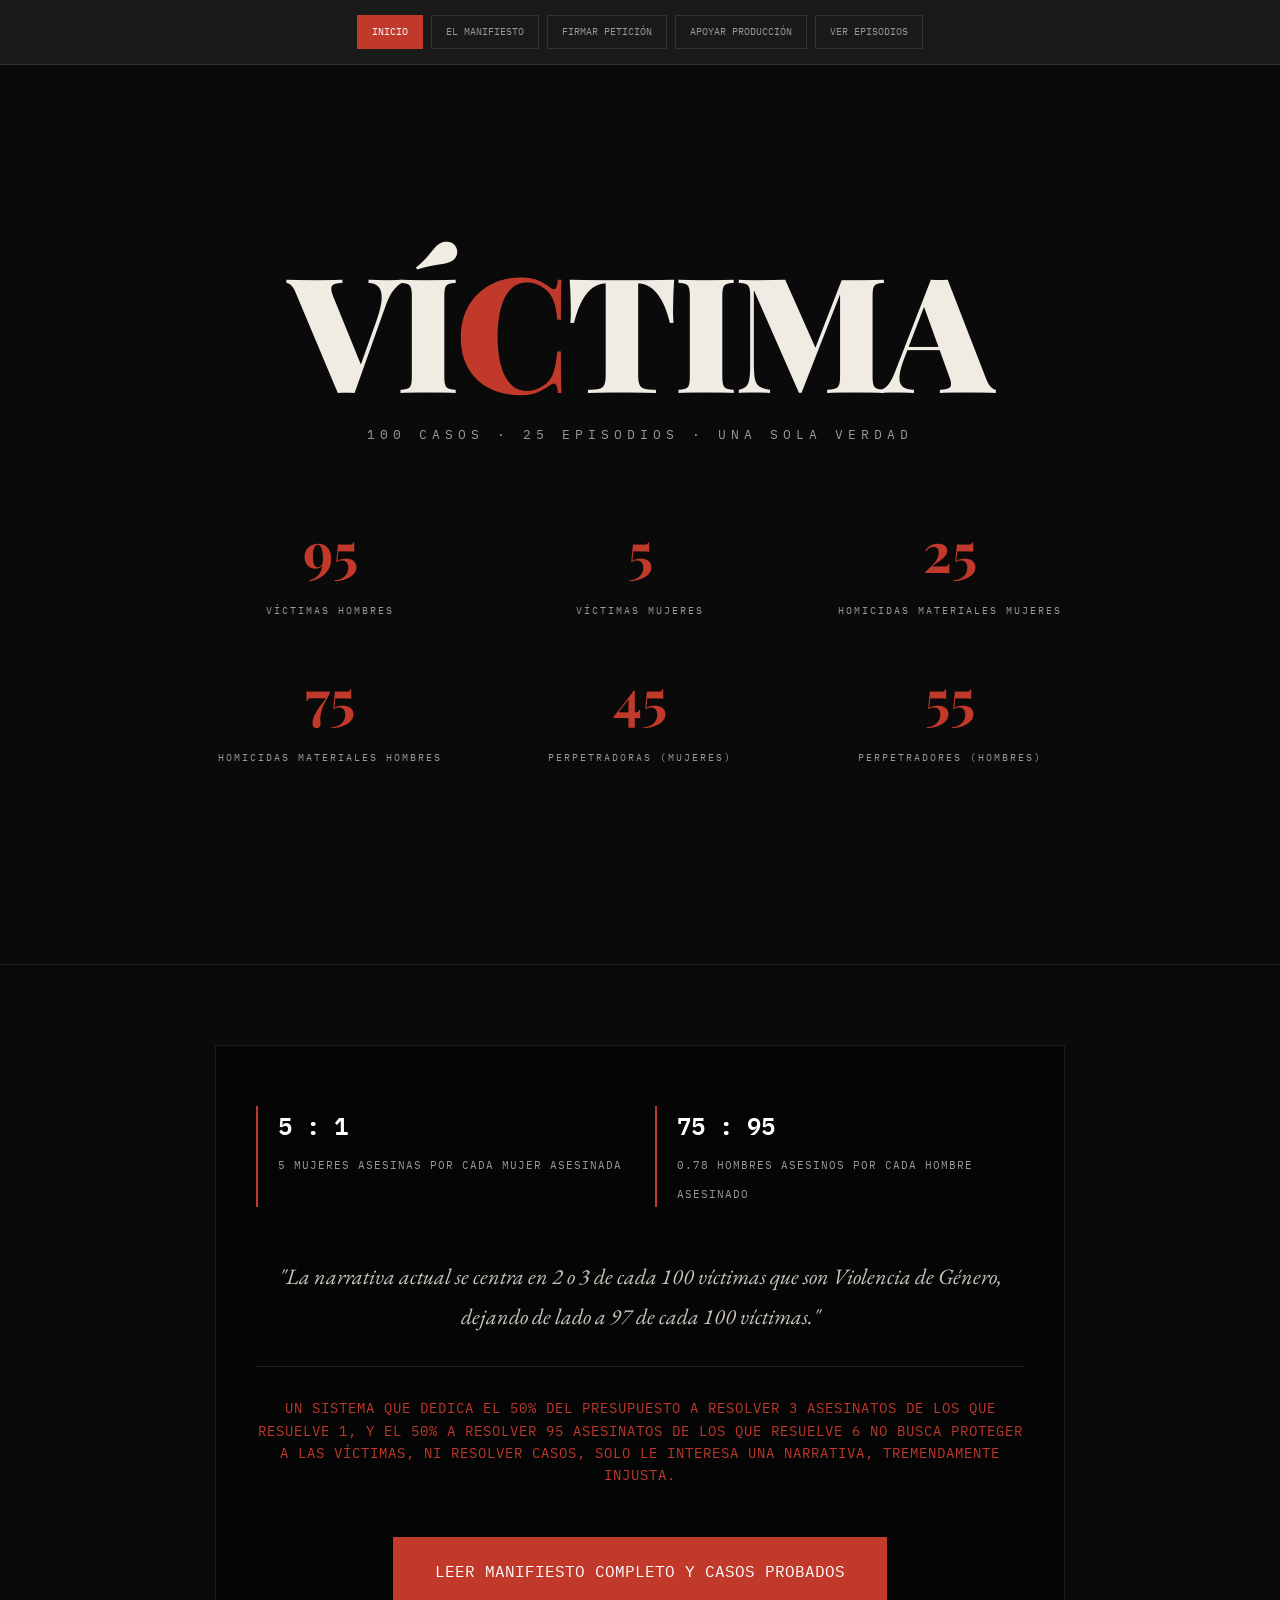
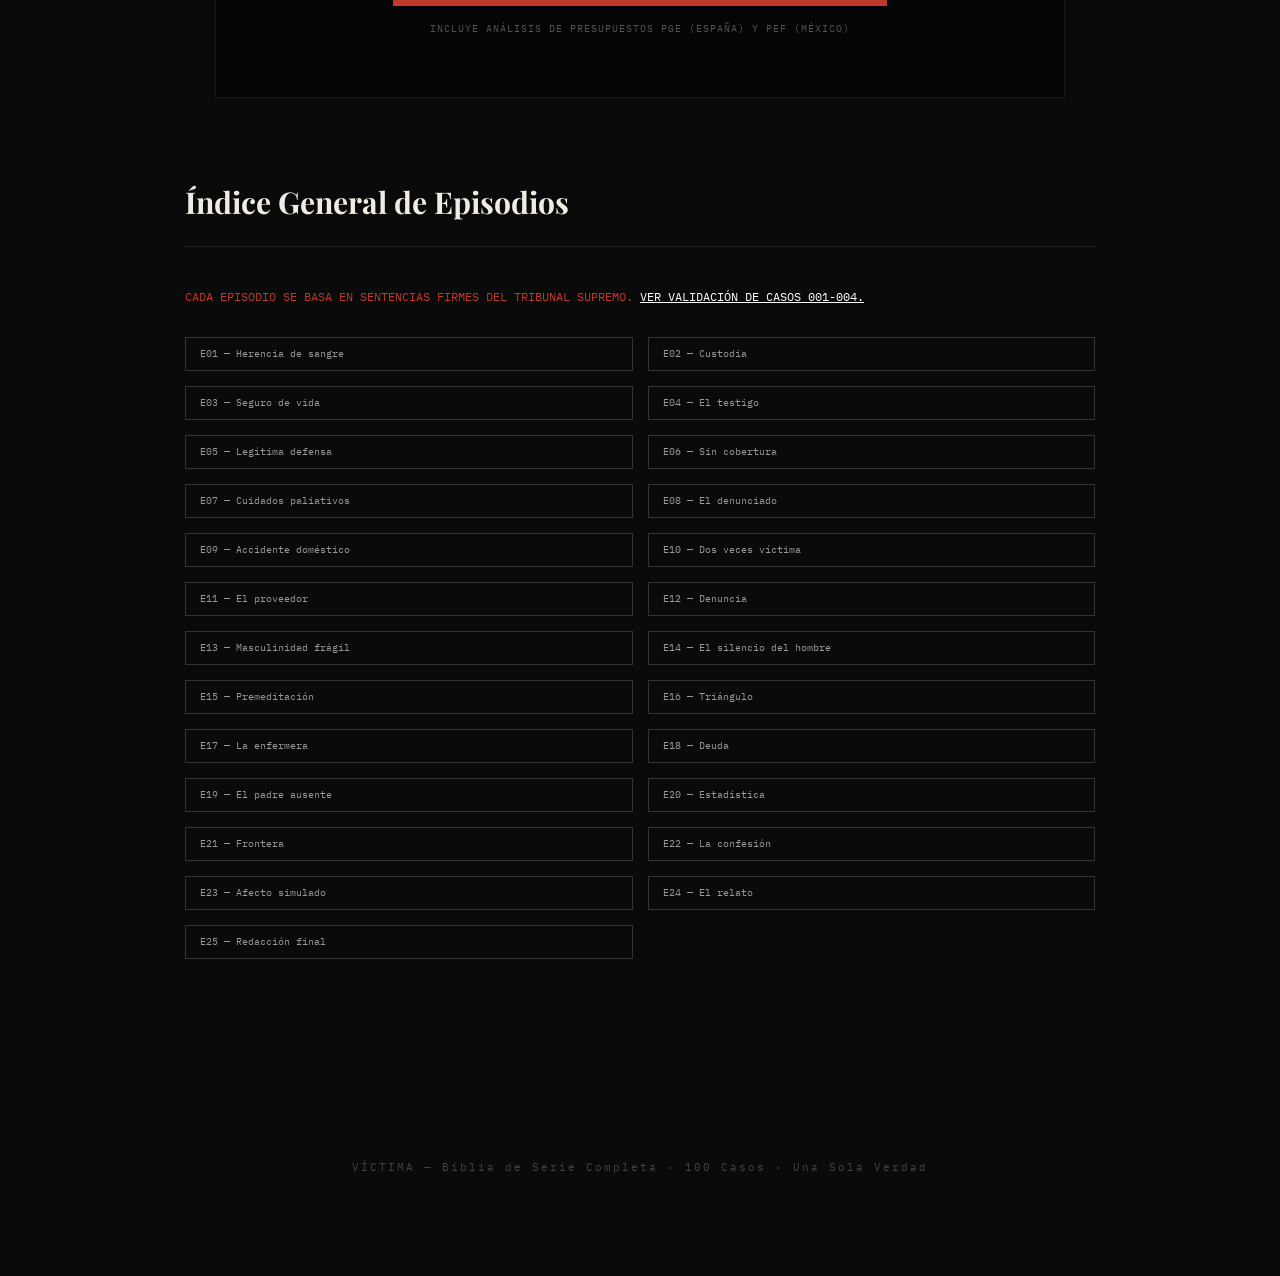
<file: index.html>
<!DOCTYPE html>
<html lang="es">
<head>
<meta charset="UTF-8">
<meta name="viewport" content="width=device-width, initial-scale=1.0">
<title>VÍCTIMA — Biblia de Serie Completa</title>
<link rel="stylesheet" href="styles.css">
<link href="https://fonts.googleapis.com/css2?family=Playfair+Display:ital,wght@0,400;0,700;0,900;1,400&family=IBM+Plex+Mono:wght@300;400;500&family=EB+Garamond:wght@400;500&display=swap" rel="stylesheet">
<style>
  /* Estilos específicos para el bloque del Manifiesto */
  .seccion-manifiesto {
    max-width: 850px;
    margin: 80px auto;
    padding: 60px 40px;
    background: #050505;
    border: 1px solid #1a1a1a;
    position: relative;
    text-align: center;
  }

  .manifiesto-ratios {
    display: grid;
    grid-template-columns: 1fr 1fr;
    gap: 30px;
    margin-bottom: 50px;
    font-family: 'IBM Plex Mono', monospace;
  }

  .ratio-item {
    border-left: 2px solid var(--rojo);
    padding-left: 20px;
    text-align: left;
  }

  .ratio-num {
    display: block;
    font-size: 24px;
    color: white;
    font-weight: 600;
    margin-bottom: 5px;
  }

  .ratio-label {
    font-size: 11px;
    text-transform: uppercase;
    color: var(--gris-texto);
    letter-spacing: 1px;
  }

  .manifiesto-parrafo {
    font-family: 'EB Garamond', serif;
    font-size: 22px;
    line-height: 1.8;
    color: #ccc5ba;
    font-style: italic;
    margin-bottom: 30px;
  }

  .manifiesto-critica {
    font-family: 'IBM Plex Mono', monospace;
    font-size: 14px;
    line-height: 1.6;
    color: var(--rojo);
    text-transform: uppercase;
    letter-spacing: 1px;
    border-top: 1px solid #222;
    padding-top: 30px;
  }

  @media (max-width: 768px) {
    .manifiesto-ratios { grid-template-columns: 1fr; }
    .manifiesto-parrafo { font-size: 18px; }
    .seccion-manifiesto { padding: 40px 20px; margin: 40px auto; }
  }
</style>
</head>
<body>

  <!-- 1. NUEVA NAVEGACIÓN TOP -->
  <nav class="nav-top">
    <div class="nav-grid">
      <a href="index.html" class="nav-ep active">INICIO</a>
      <a href="manifiesto.html" class="nav-ep">EL MANIFIESTO</a>
      <a href="peticion.html" class="nav-ep">FIRMAR PETICIÓN</a>
      <a href="apoyo.html" class="nav-ep">APOYAR PRODUCCIÓN</a>
      <a href="#episodios" class="nav-ep">VER EPISODIOS</a>
    </div>
  </nav>

<div class="portada">
  <div class="titulo-principal">VÍ<span>C</span>TIMA</div>
  <div class="tagline">100 casos · 25 episodios · Una sola verdad</div>
  
  <div class="stats-grid">
    <div class="stat-item"><span class="num">95</span><span class="label">Víctimas Hombres</span></div>
    <div class="stat-item"><span class="num">5</span><span class="label">Víctimas Mujeres</span></div>
    <div class="stat-item"><span class="num">25</span><span class="label">Homicidas Materiales Mujeres</span></div>
    <div class="stat-item"><span class="num">75</span><span class="label">Homicidas Materiales Hombres</span></div>
    <div class="stat-item"><span class="num">45</span><span class="label">Perpetradoras (Mujeres)</span></div>
    <div class="stat-item"><span class="num">55</span><span class="label">Perpetradores (Hombres)</span></div>
  </div>
</div>

<!-- BLOQUE MANIFIESTO AGREGADO -->
<div class="contenedor">
  <div class="seccion-manifiesto">
    <div class="manifiesto-ratios">
      <div class="ratio-item">
        <span class="ratio-num">5 : 1</span>
        <span class="ratio-label">5 Mujeres asesinas por cada mujer asesinada</span>
      </div>
      <div class="ratio-item">
        <span class="ratio-num">75 : 95</span>
        <span class="ratio-label">0.78 Hombres asesinos por cada hombre asesinado</span>
      </div>
    </div>

    <p class="manifiesto-parrafo">
      "La narrativa actual se centra en 2 o 3 de cada 100 víctimas que son Violencia de Género, dejando de lado a 97 de cada 100 víctimas."
    </p>

    <p class="manifiesto-critica">
      Un sistema que dedica el 50% del presupuesto a resolver 3 asesinatos de los que resuelve 1, y el 50% a resolver 95 asesinatos de los que resuelve 6 no busca proteger a las víctimas, ni resolver casos, solo le interesa una narrativa, tremendamente injusta.
    </p>

    <!-- 2. BLOQUE DE ACCIÓN POST-MANIFIESTO -->
   <div style="margin-top: 50px;">
      <a href="manifiesto.html" class="nav-ep active" style="padding: 20px 40px; font-size: 16px; display: inline-block; border: 2px solid var(--rojo);">
        LEER MANIFIESTO COMPLETO Y CASOS PROBADOS
      </a>
      <p style="font-family: 'IBM Plex Mono'; font-size: 10px; color: #555; margin-top: 15px; letter-spacing: 1px;">
        INCLUYE ANÁLISIS DE PRESUPUESTOS PGE (ESPAÑA) Y PEF (MÉXICO)
      </p>
    </div>

  </div>
</div>

<div class="contenedor" style="padding-bottom: 100px;">
  <h2 style="font-family: 'Playfair Display'; font-size: 30px; margin-bottom: 40px; border-bottom: 1px solid #222; padding-bottom: 20px;">Índice General de Episodios</h2>

  <p style="font-family: 'IBM Plex Mono'; font-size: 12px; color: var(--rojo); margin-bottom: 30px; text-transform: uppercase;">
    Cada episodio se basa en sentencias firmes del Tribunal Supremo. <a href="manifiesto.html" style="color: white;">Ver validación de Casos 001-004.</a>
  </p>
  
  <div style="display: grid; grid-template-columns: repeat(auto-fit, minmax(300px, 1fr)); gap: 15px;">
    <!-- BLOQUE 1 -->
    <a href="episodios_01_04.html#ep01" class="nav-ep">E01 — Herencia de sangre</a>
    <a href="episodios_01_04.html#ep02" class="nav-ep">E02 — Custodia</a>
    <a href="episodios_01_04.html#ep03" class="nav-ep">E03 — Seguro de vida</a>
    <a href="episodios_01_04.html#ep04" class="nav-ep">E04 — El testigo</a>
    <!-- BLOQUE 2 -->
    <a href="episodios_05_08.html#ep05" class="nav-ep">E05 — Legítima defensa</a>
    <a href="episodios_05_08.html#ep06" class="nav-ep">E06 — Sin cobertura</a>
    <a href="episodios_05_08.html#ep07" class="nav-ep">E07 — Cuidados paliativos</a>
    <a href="episodios_05_08.html#ep08" class="nav-ep">E08 — El denunciado</a>
    <!-- BLOQUE 3 -->
    <a href="episodios_09_12.html#ep09" class="nav-ep">E09 — Accidente doméstico</a>
    <a href="episodios_09_12.html#ep10" class="nav-ep">E10 — Dos veces víctima</a>
    <a href="episodios_09_12.html#ep11" class="nav-ep">E11 — El proveedor</a>
    <a href="episodios_09_12.html#ep12" class="nav-ep">E12 — Denuncia</a>
    <!-- BLOQUE 4 -->
    <a href="episodios_13_16.html#ep13" class="nav-ep">E13 — Masculinidad frágil</a>
    <a href="episodios_13_16.html#ep14" class="nav-ep">E14 — El silencio del hombre</a>
    <a href="episodios_13_16.html#ep15" class="nav-ep">E15 — Premeditación</a>
    <a href="episodios_13_16.html#ep16" class="nav-ep">E16 — Triángulo</a>
    <!-- BLOQUE 5 -->
    <a href="episodios_17_20.html#ep17" class="nav-ep">E17 — La enfermera</a>
    <a href="episodios_17_20.html#ep18" class="nav-ep">E18 — Deuda</a>
    <a href="episodios_17_20.html#ep19" class="nav-ep">E19 — El padre ausente</a>
    <a href="episodios_17_20.html#ep20" class="nav-ep">E20 — Estadística</a>
    <!-- BLOQUE 6 -->
    <a href="episodios_21_25.html#ep21" class="nav-ep">E21 — Frontera</a>
    <a href="episodios_21_25.html#ep22" class="nav-ep">E22 — La confesión</a>
    <a href="episodios_21_25.html#ep23" class="nav-ep">E23 — Afecto simulado</a>
    <a href="episodios_21_25.html#ep24" class="nav-ep">E24 — El relato</a>
    <a href="episodios_21_25.html#ep25" class="nav-ep">E25 — Redacción final</a>
  </div>
</div>

<footer>
  VÍCTIMA — Biblia de Serie Completa · 100 Casos · Una Sola Verdad
</footer>

</body>
</html>
</file>
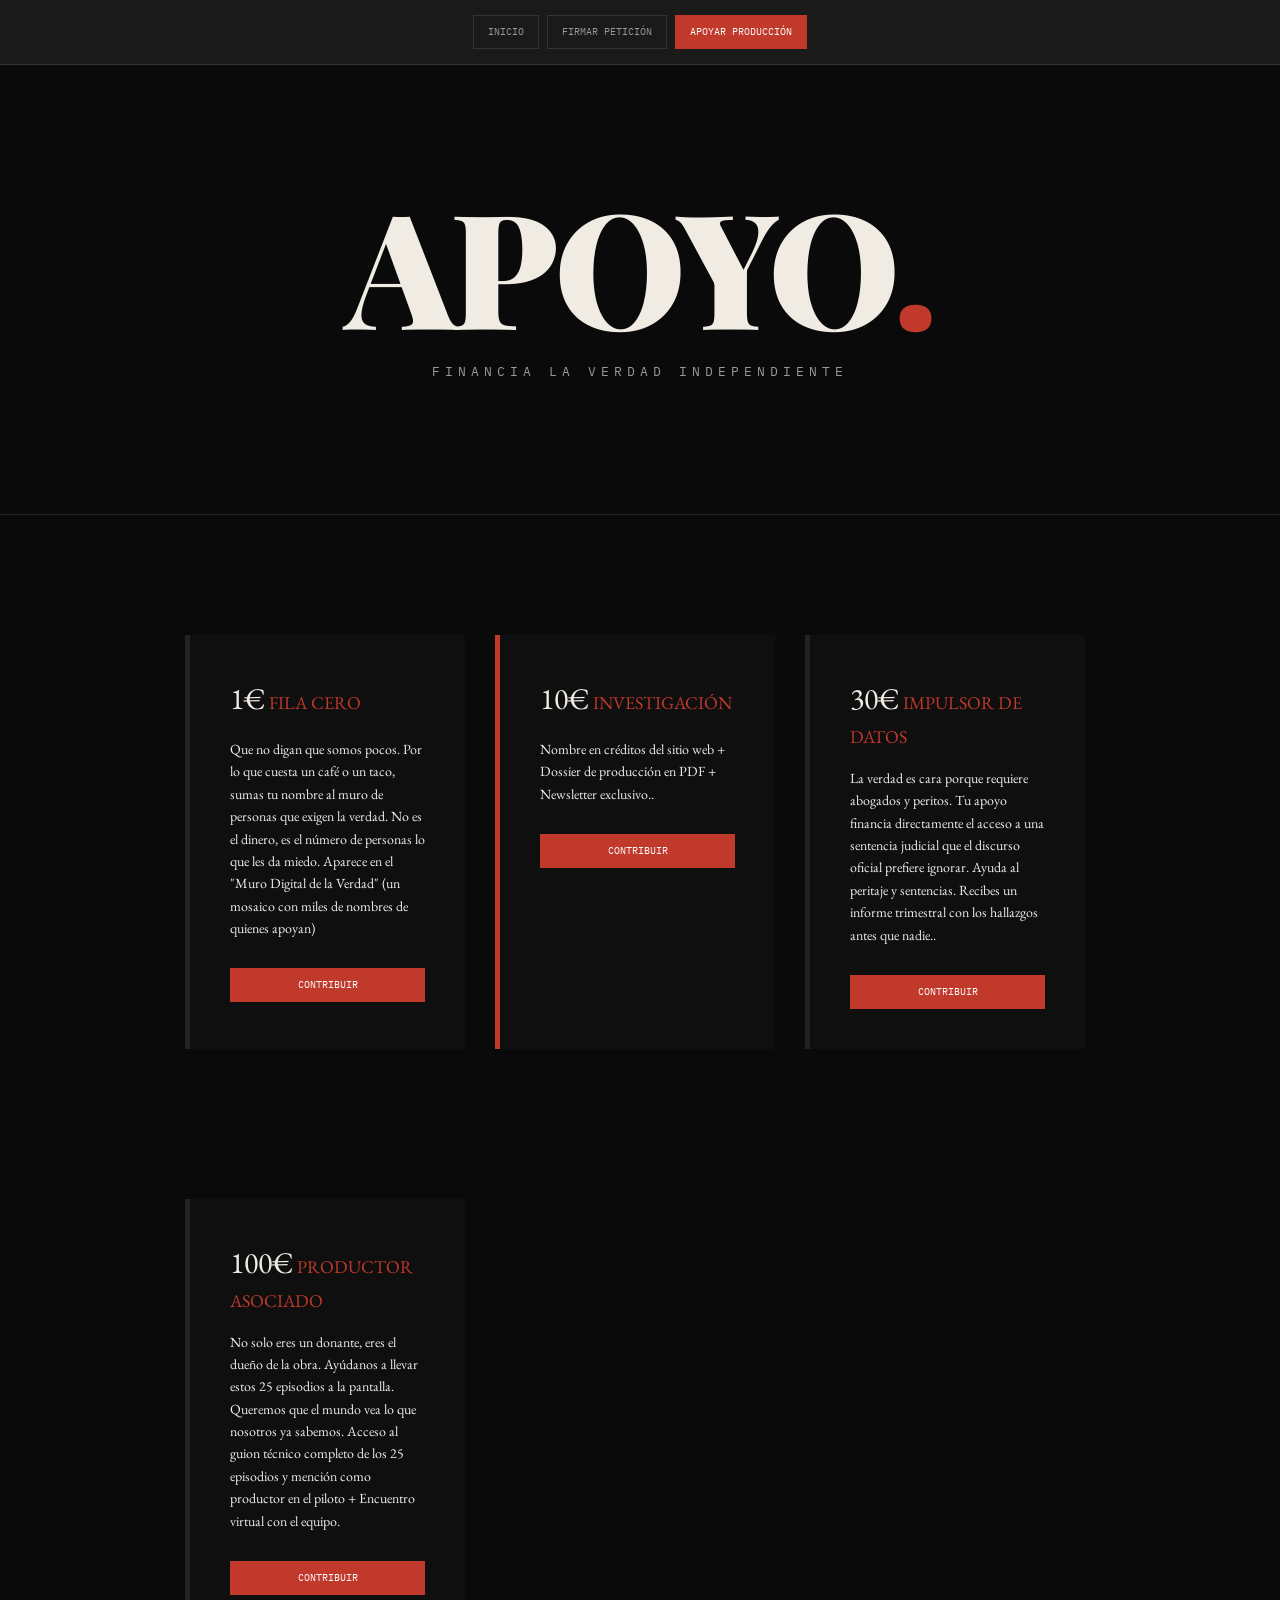
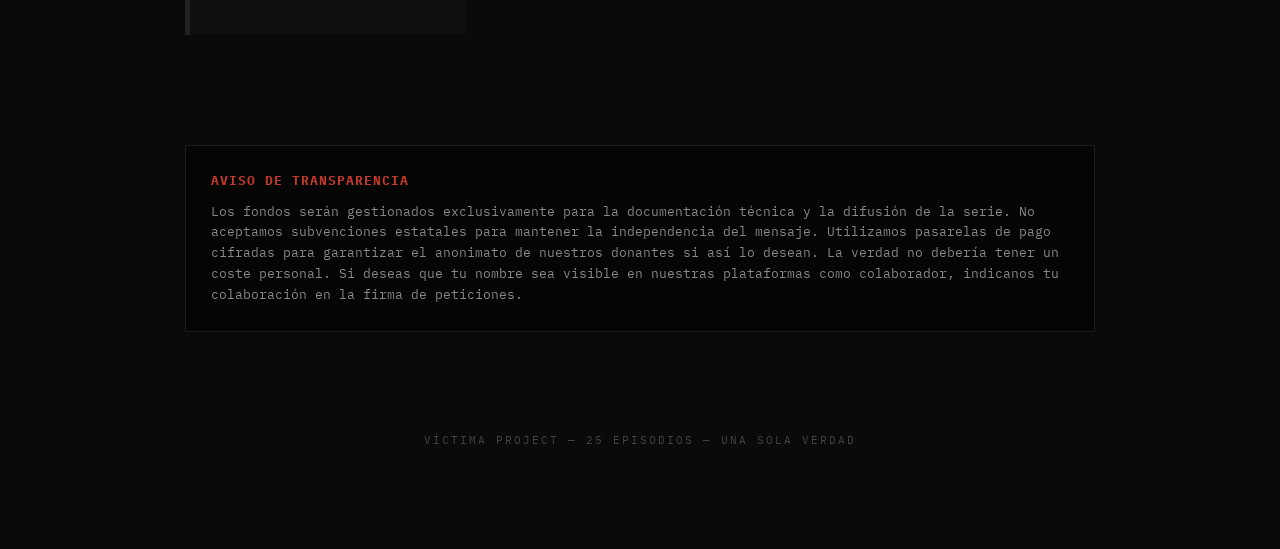
<file: apoyo.html>
<!DOCTYPE html>
<html lang="es">
<head>
    <meta charset="UTF-8">
    <meta name="viewport" content="width=device-width, initial-scale=1.0">
    <link rel="stylesheet" href="styles.css">
    <link href="https://fonts.googleapis.com/css2?family=EB+Garamond:ital,wght@0,400;0,700;1,400&family=IBM+Plex+Mono:wght@300;400;600&family=Playfair+Display:ital,wght@0,900;1,900&family=Courier+Prime:wght@400;700&display=swap" rel="stylesheet">
    <title>VÍCTIMA - Crowdfunding</title>
</head>
<body>
    <nav class="nav-top">
      <div class="nav-grid">
        <a href="index.html" class="nav-ep">INICIO</a>
        <a href="peticion.html" class="nav-ep">FIRMAR PETICIÓN</a>
        <a href="apoyo.html" class="nav-ep active">APOYAR PRODUCCIÓN</a>
      </div>
    </nav>

    <header class="portada" style="min-height: 50vh;">
        <h1 class="titulo-principal">APOYO<span>.</span></h1>
        <p class="tagline">Financia la verdad independiente</p>
    </header>

    <main class="contenedor">
        <div class="stats-grid">
            <!-- NIVEL 1 -->
            <div class="caso">
                <span class="num" style="color: var(--blanco); font-size: 30px;">1€</span>
                <span class="label" style="color: var(--rojo);">FILA CERO</span>
                <p class="ficha-valor" style="margin-top: 15px; font-size: 14px;">Que no digan que somos pocos. Por lo que cuesta un café o un taco, sumas tu nombre al muro de personas que exigen la verdad. No es el dinero, es el número de personas lo que les da miedo. Aparece en el "Muro Digital de la Verdad" (un mosaico con miles de nombres de quienes apoyan)</p>
                <br>
                <a href="https://buy.stripe.com/test_aFa7sL3qS9pf8ywaWGdMI03" class="nav-ep active" style="display: block; text-align: center;">CONTRIBUIR</a>
            </div>

            <!-- NIVEL 2 -->
            <div class="caso perp-femenina">
                <span class="num" style="color: var(--blanco); font-size: 30px;">10€</span>
                <span class="label" style="color: var(--rojo);">INVESTIGACIÓN</span>
                <p class="ficha-valor" style="margin-top: 15px; font-size: 14px;">Nombre en créditos del sitio web + Dossier de producción en PDF + Newsletter exclusivo..</p>
                <br>
                <a href="https://buy.stripe.com/test_4gMbJ1d1s7h7cOMc0KdMI02" class="nav-ep active" style="display: block; text-align: center;">CONTRIBUIR</a>
            </div>

            <!-- NIVEL 3 -->
            <div class="caso">
                <span class="num" style="color: var(--blanco); font-size: 30px;">30€</span>
                <span class="label" style="color: var(--rojo);">IMPULSOR DE DATOS</span>
                <p class="ficha-valor" style="margin-top: 15px; font-size: 14px;">La verdad es cara porque requiere abogados y peritos. Tu apoyo financia directamente el acceso a una sentencia judicial que el discurso oficial prefiere ignorar. Ayuda al peritaje y sentencias. Recibes un informe trimestral con los hallazgos antes que nadie..</p>
                <br>
                <a href="https://buy.stripe.com/test_9B63cv7H858Z7us5CmdMI00" class="nav-ep active" style="display: block; text-align: center;">CONTRIBUIR</a>
            </div>

            <!-- NIVEL 4 -->
            <div class="caso">
                <span class="num" style="color: var(--blanco); font-size: 30px;">100€</span>
                <span class="label" style="color: var(--rojo);">PRODUCTOR ASOCIADO</span>
                <p class="ficha-valor" style="margin-top: 15px; font-size: 14px;">No solo eres un donante, eres el dueño de la obra. Ayúdanos a llevar estos 25 episodios a la pantalla. Queremos que el mundo vea lo que nosotros ya sabemos. Acceso al guion técnico completo de los 25 episodios y mención como productor en el piloto + Encuentro virtual con el equipo.</p>
                <br>
                <a href="https://buy.stripe.com/test_7sY3cv5z07h78ywfcWdMI01" class="nav-ep active" style="display: block; text-align: center;">CONTRIBUIR</a>
            </div>
        </div>

        <div class="dato-cierre" style="margin-top: 50px;">
            <strong>Aviso de Transparencia</strong>
            Los fondos serán gestionados exclusivamente para la documentación técnica y la difusión de la serie. No aceptamos subvenciones estatales para mantener la independencia del mensaje.
            Utilizamos pasarelas de pago cifradas para garantizar el anonimato de nuestros donantes si así lo desean. La verdad no debería tener un coste personal.
            Si deseas que tu nombre sea visible en nuestras plataformas como colaborador, indicanos tu colaboración en la firma de peticiones.
        </div>
    </main>

    <footer>VÍCTIMA PROJECT — 25 EPISODIOS — UNA SOLA VERDAD</footer>
</body>
</html>
</file>
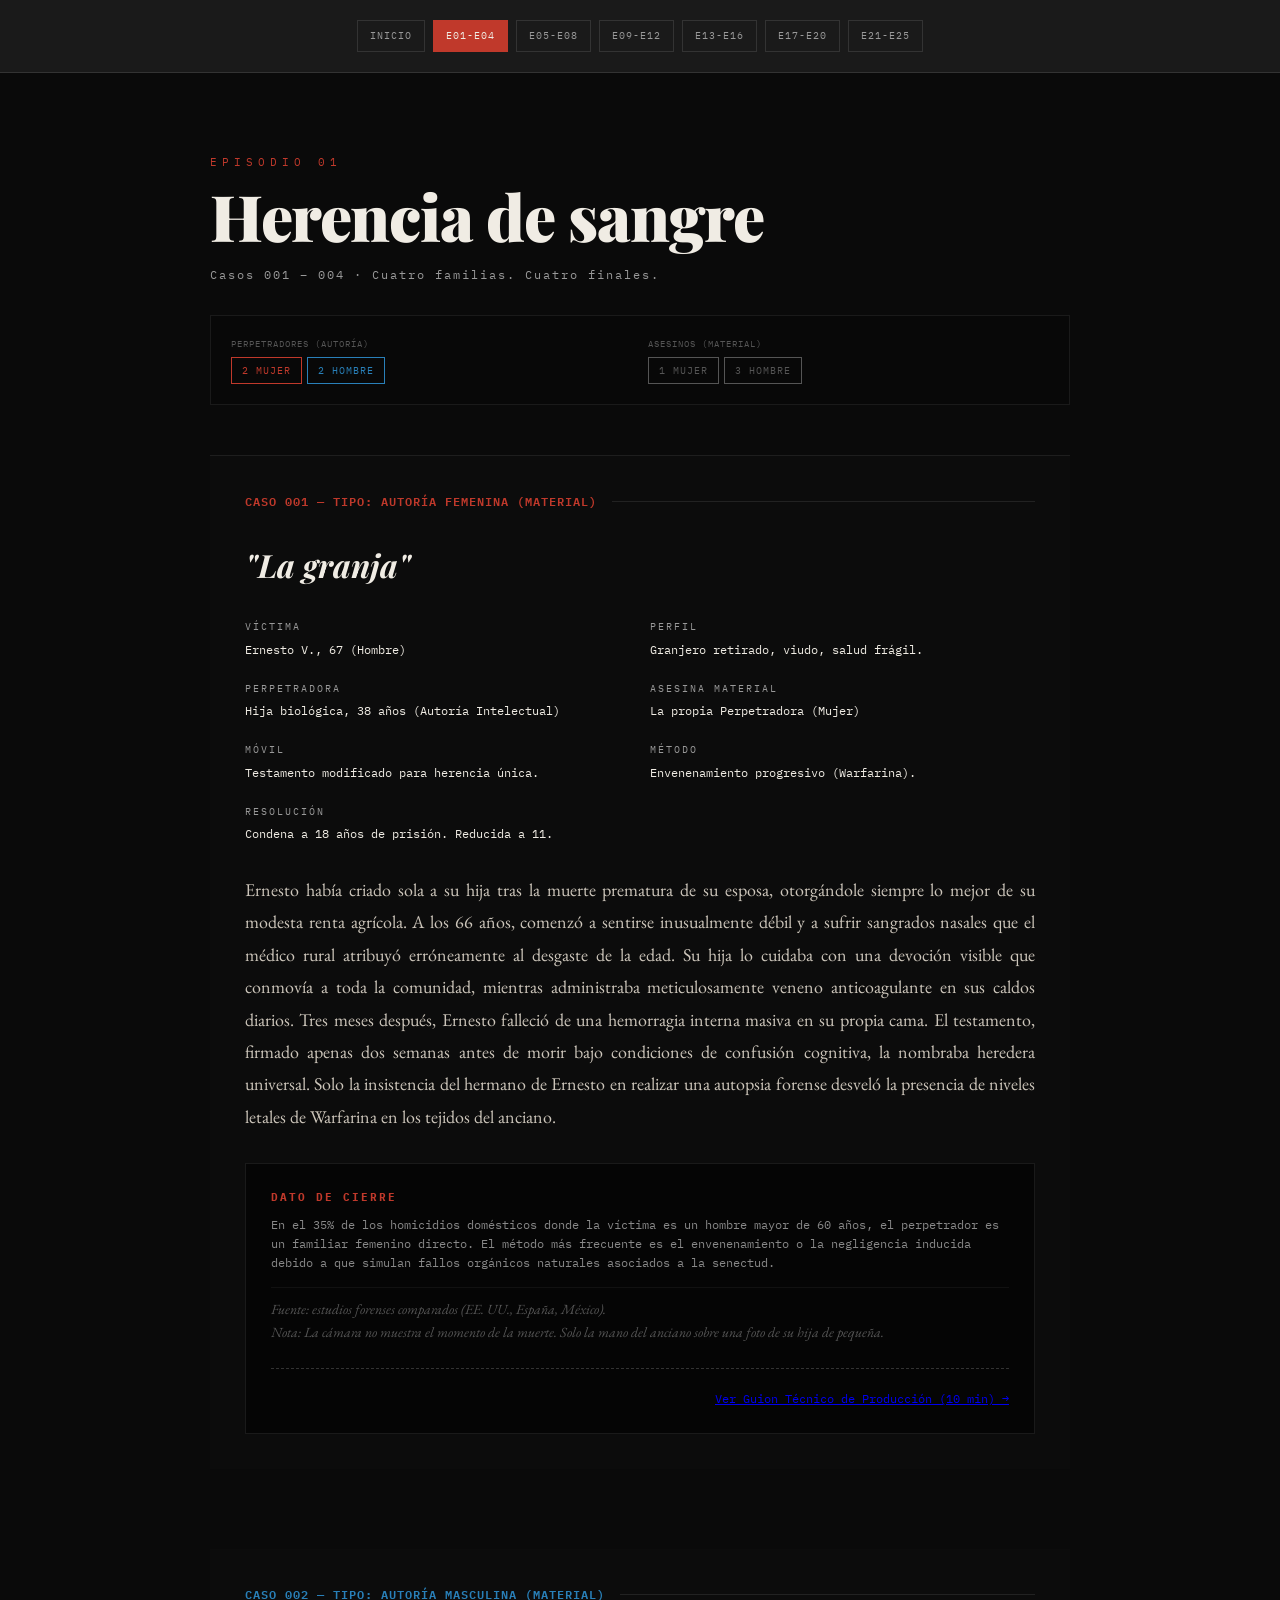
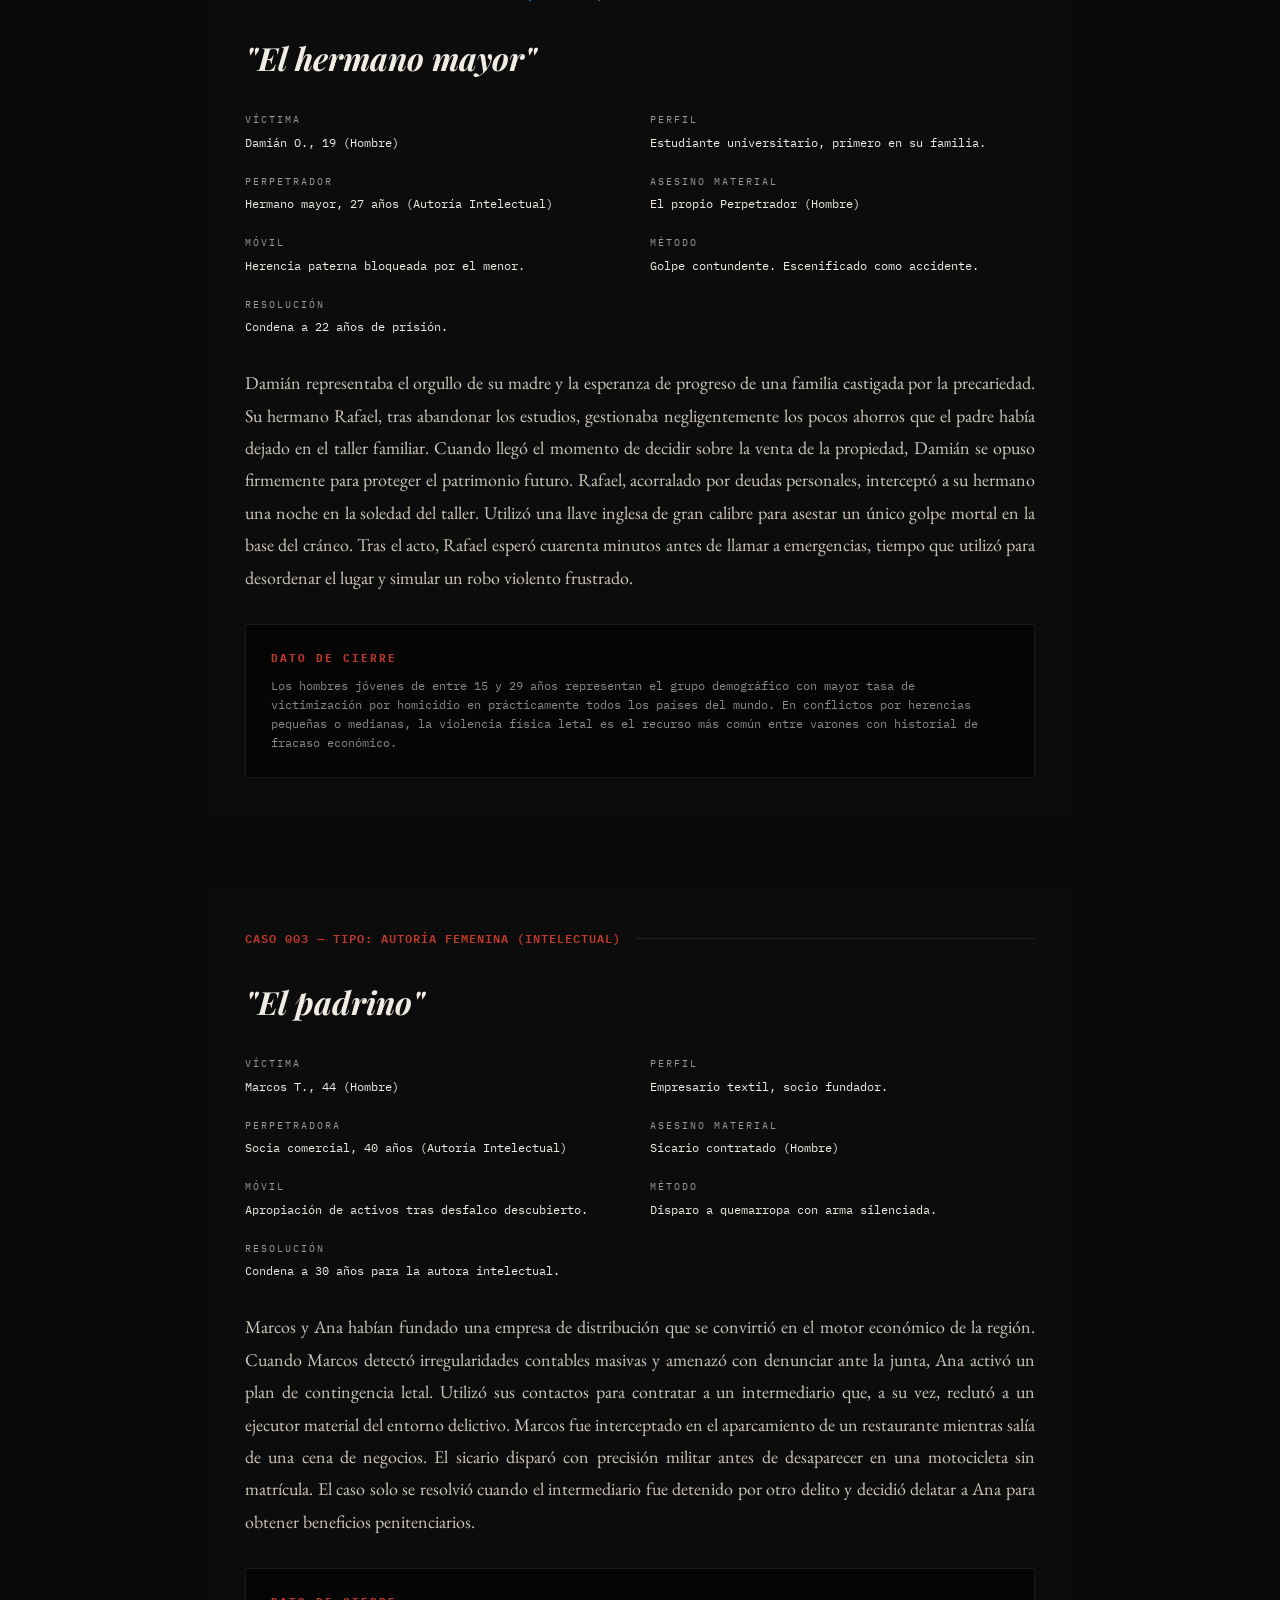
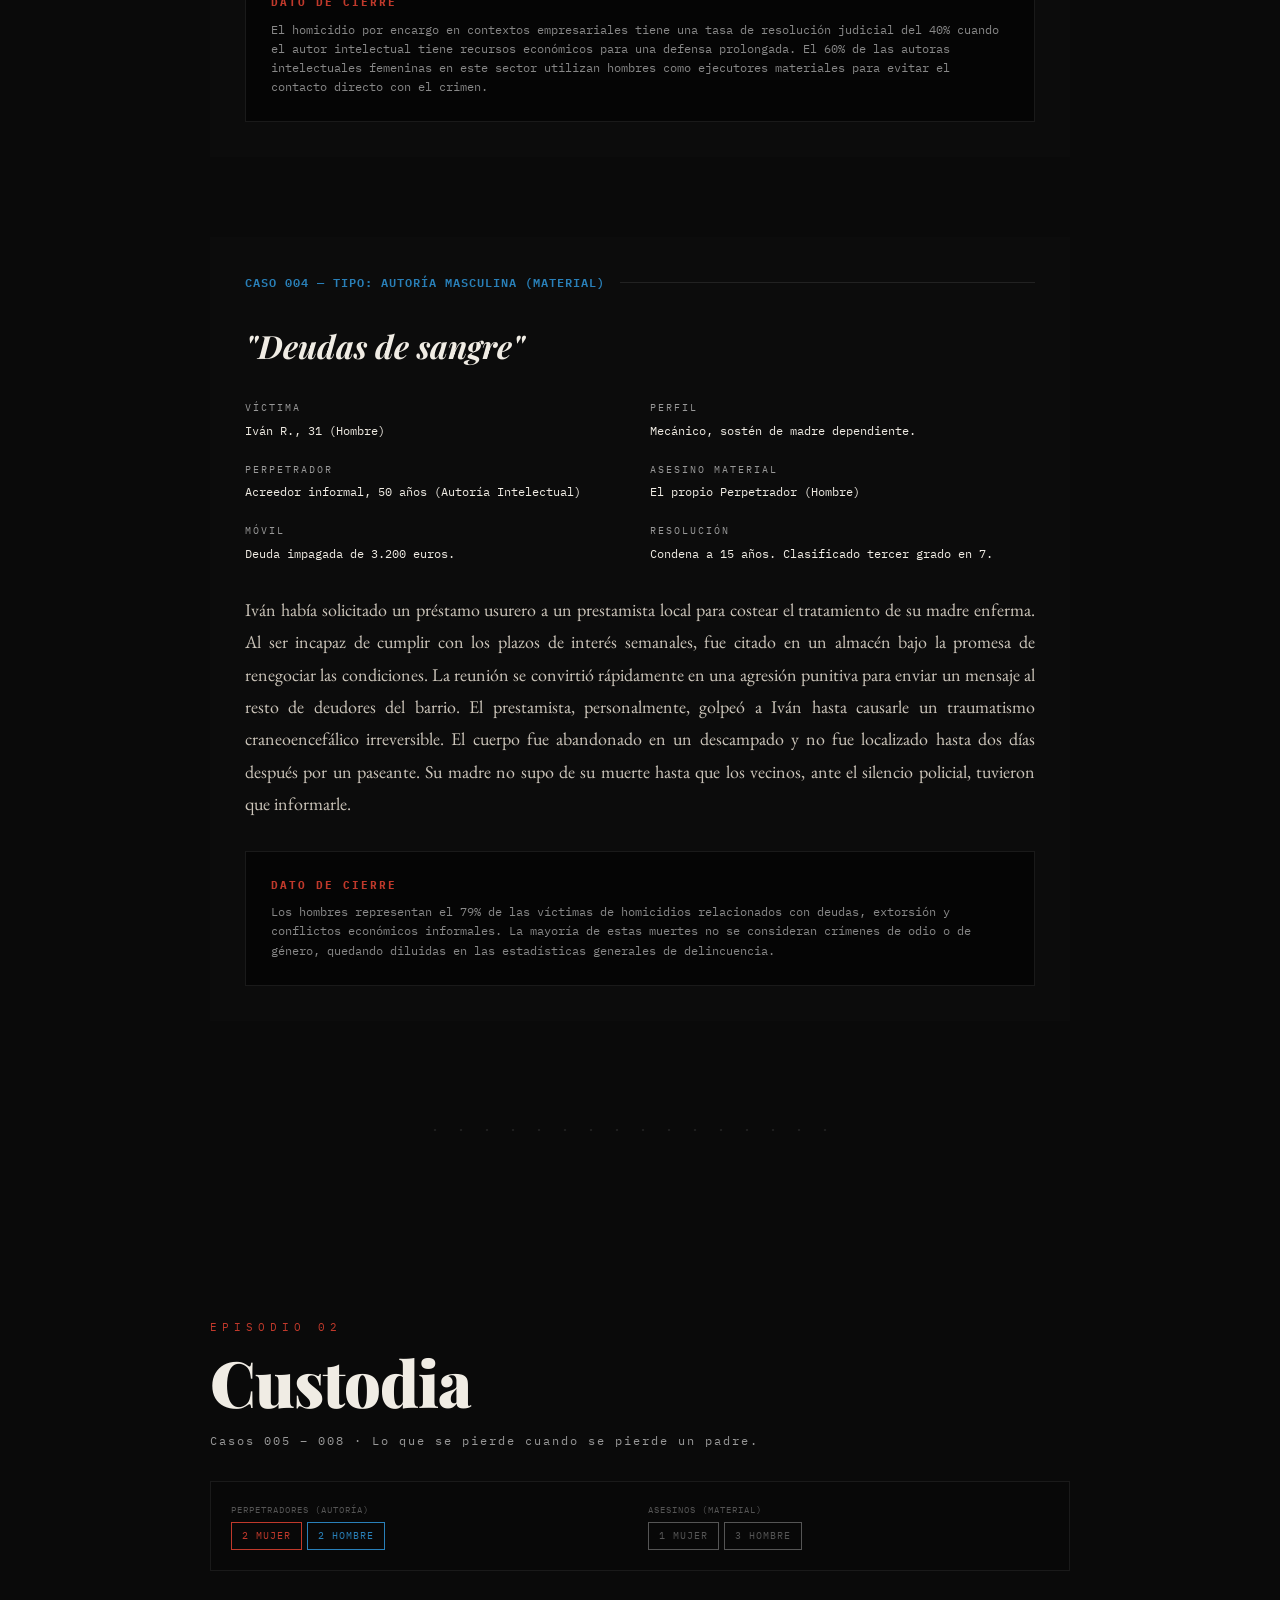
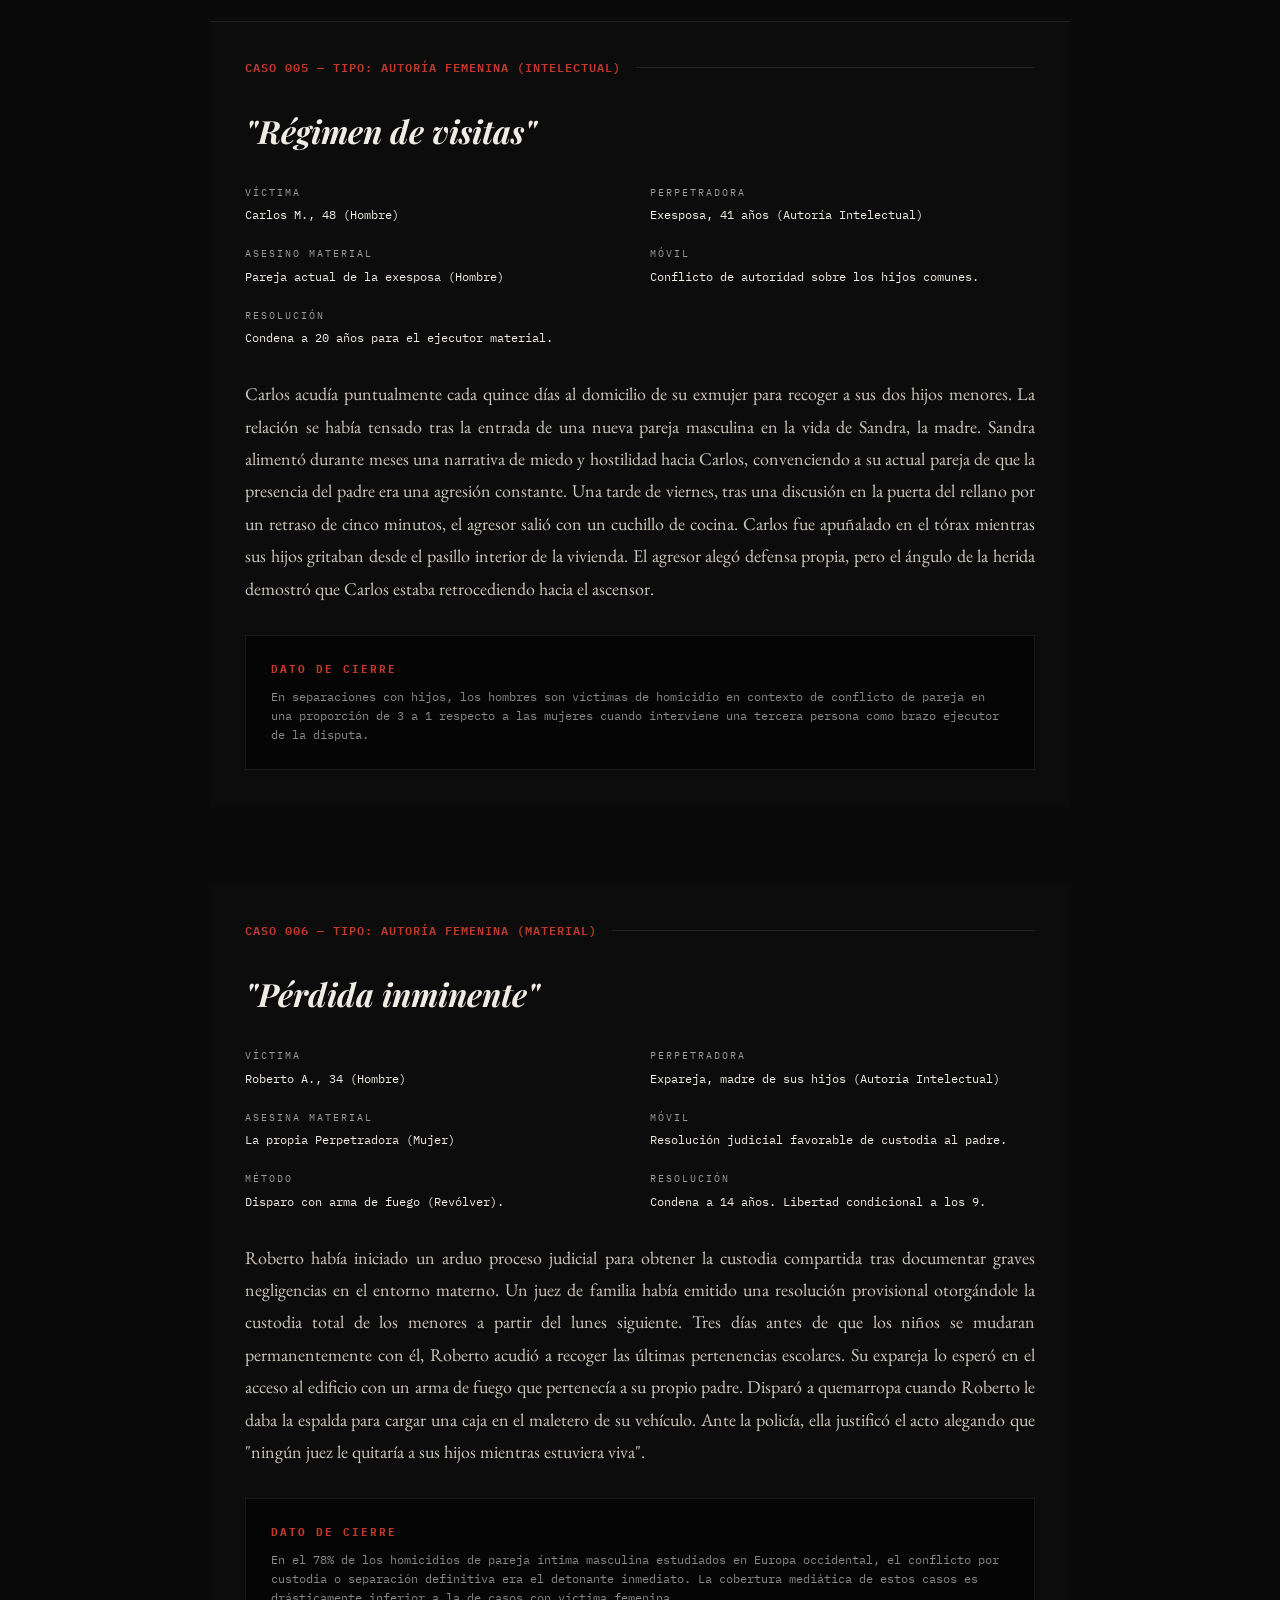
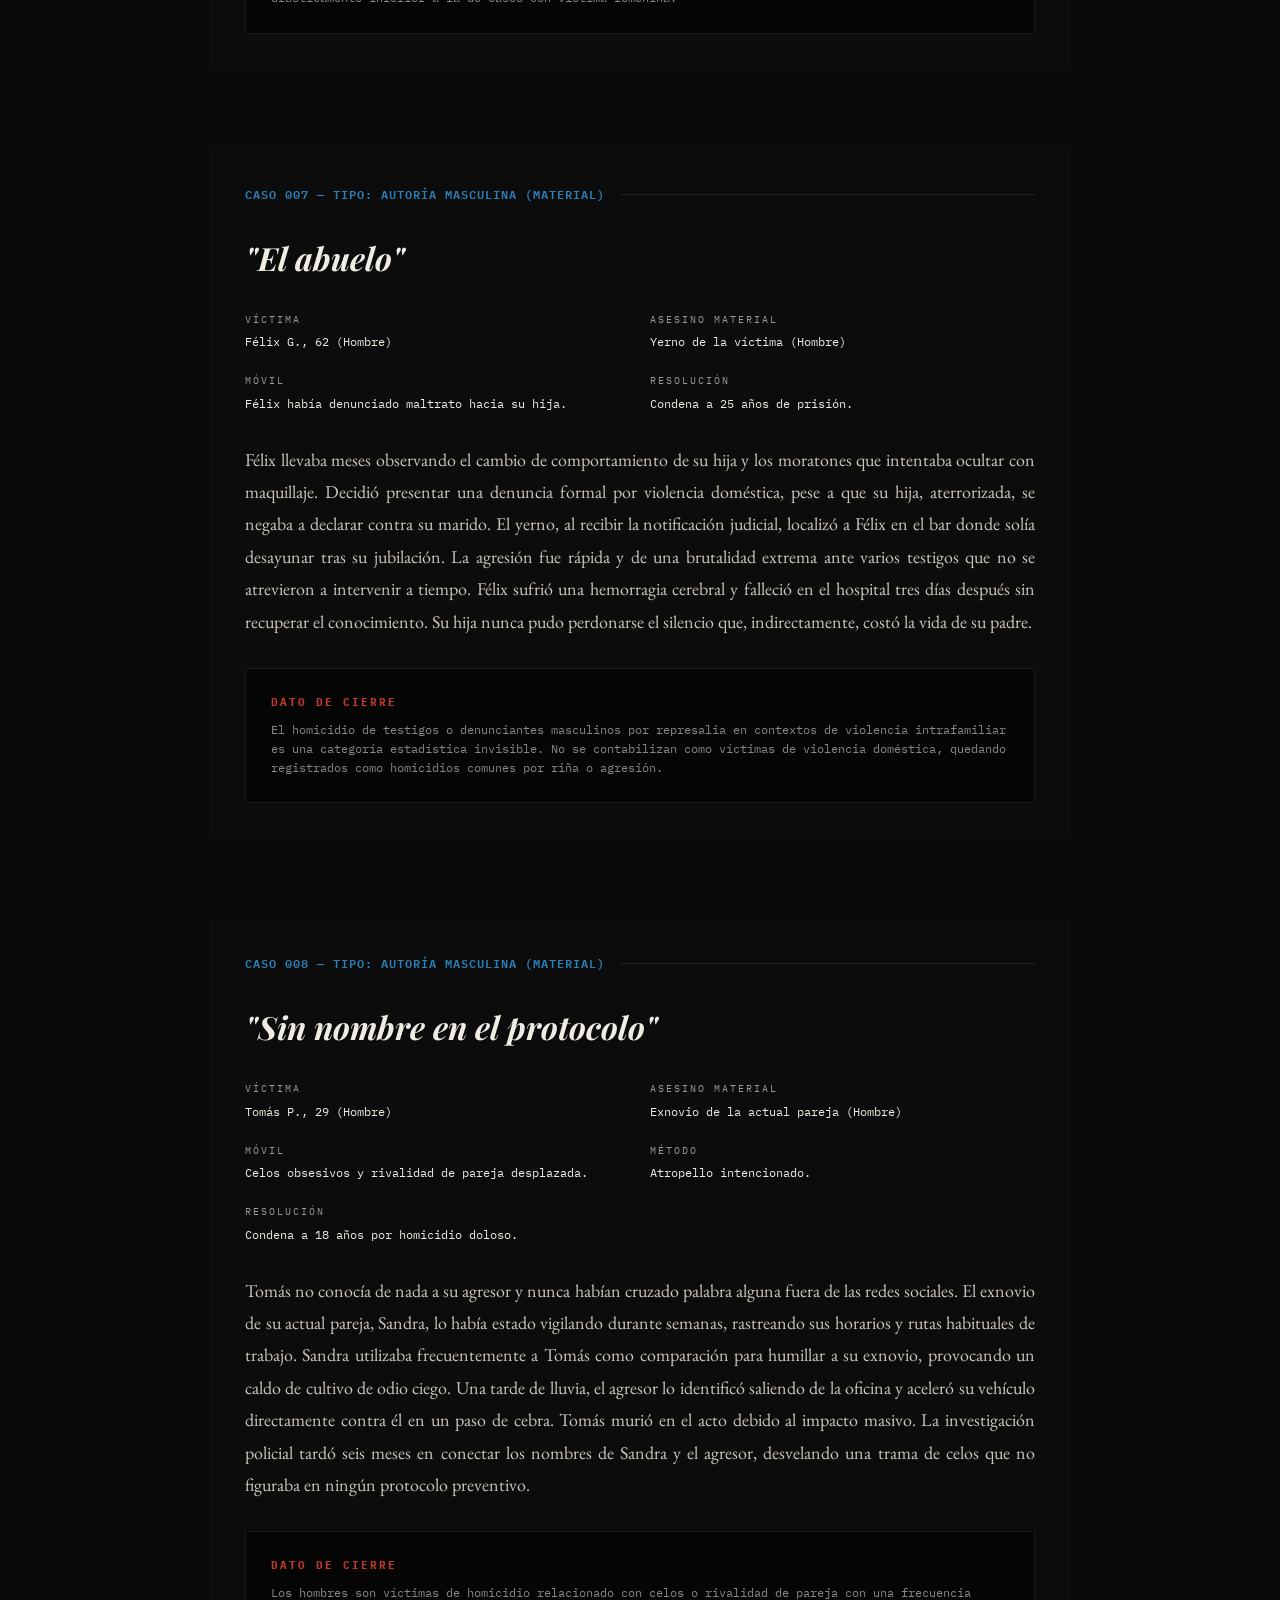
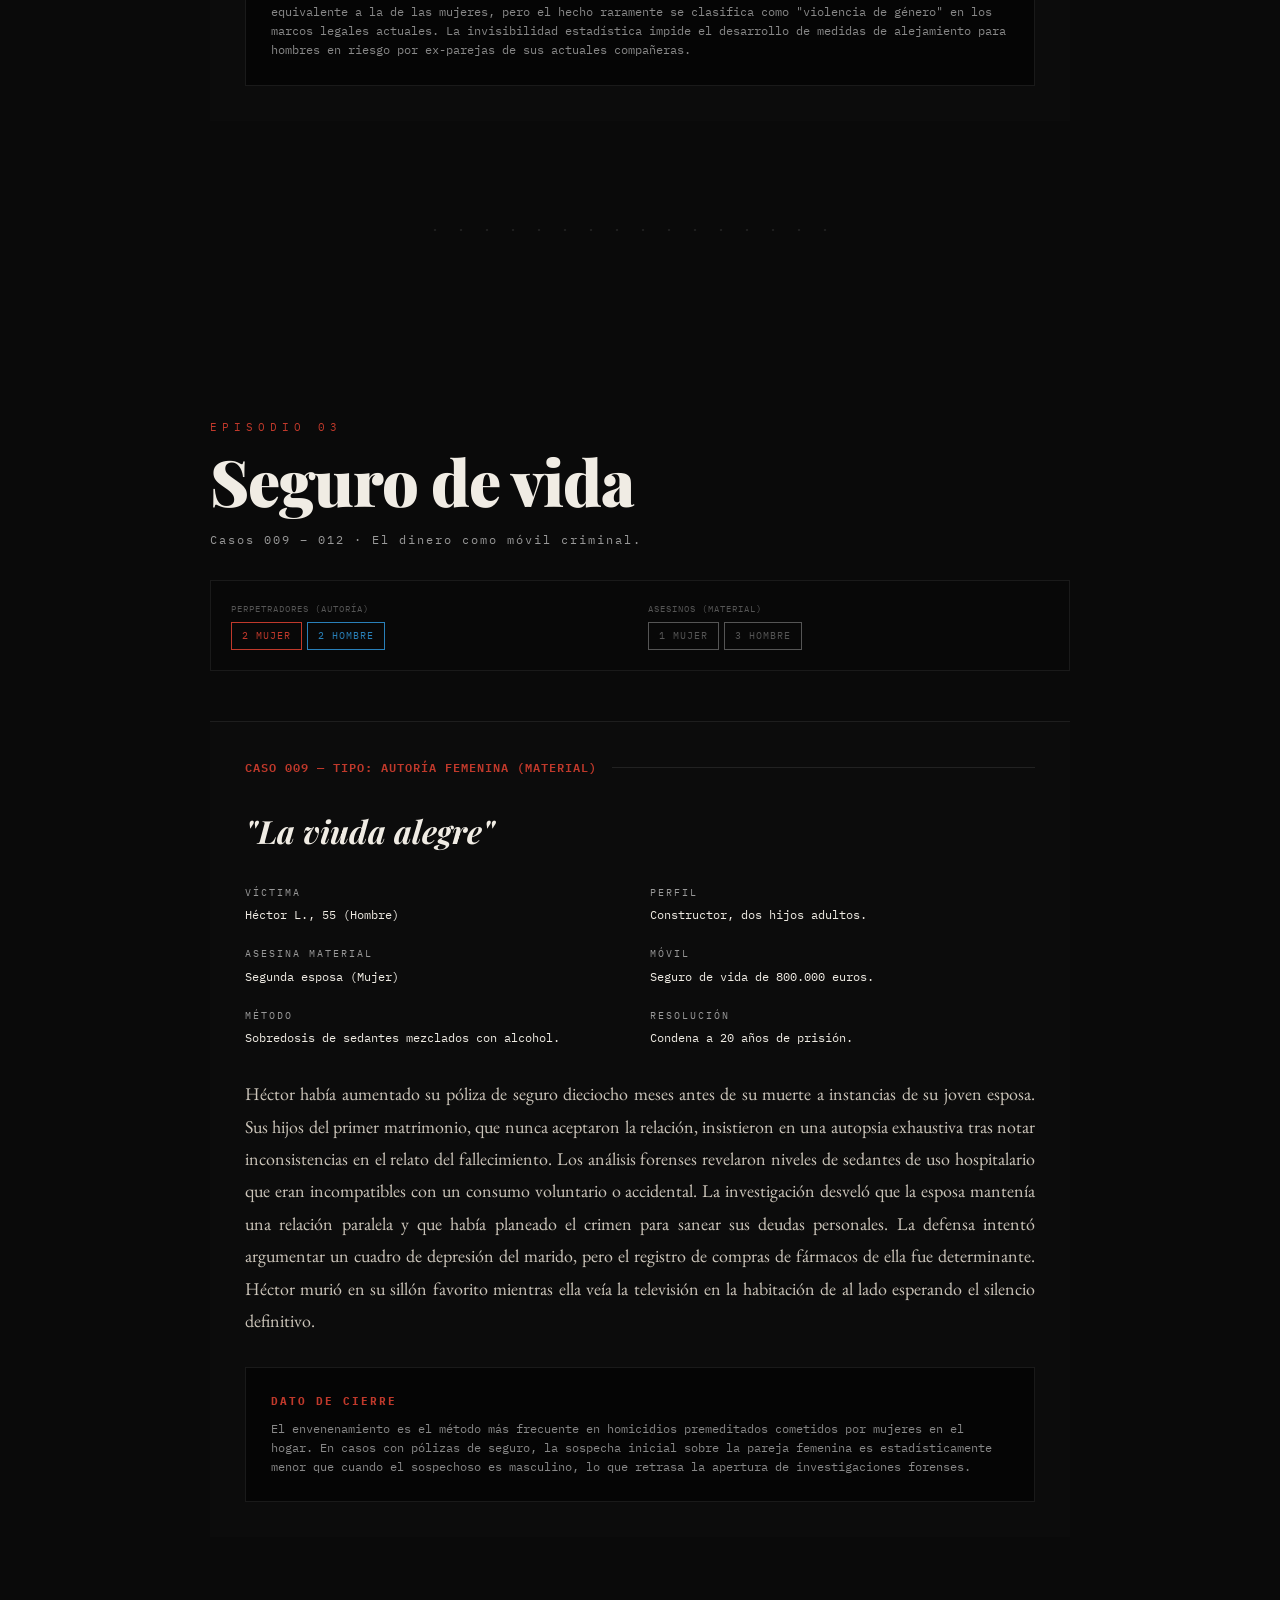
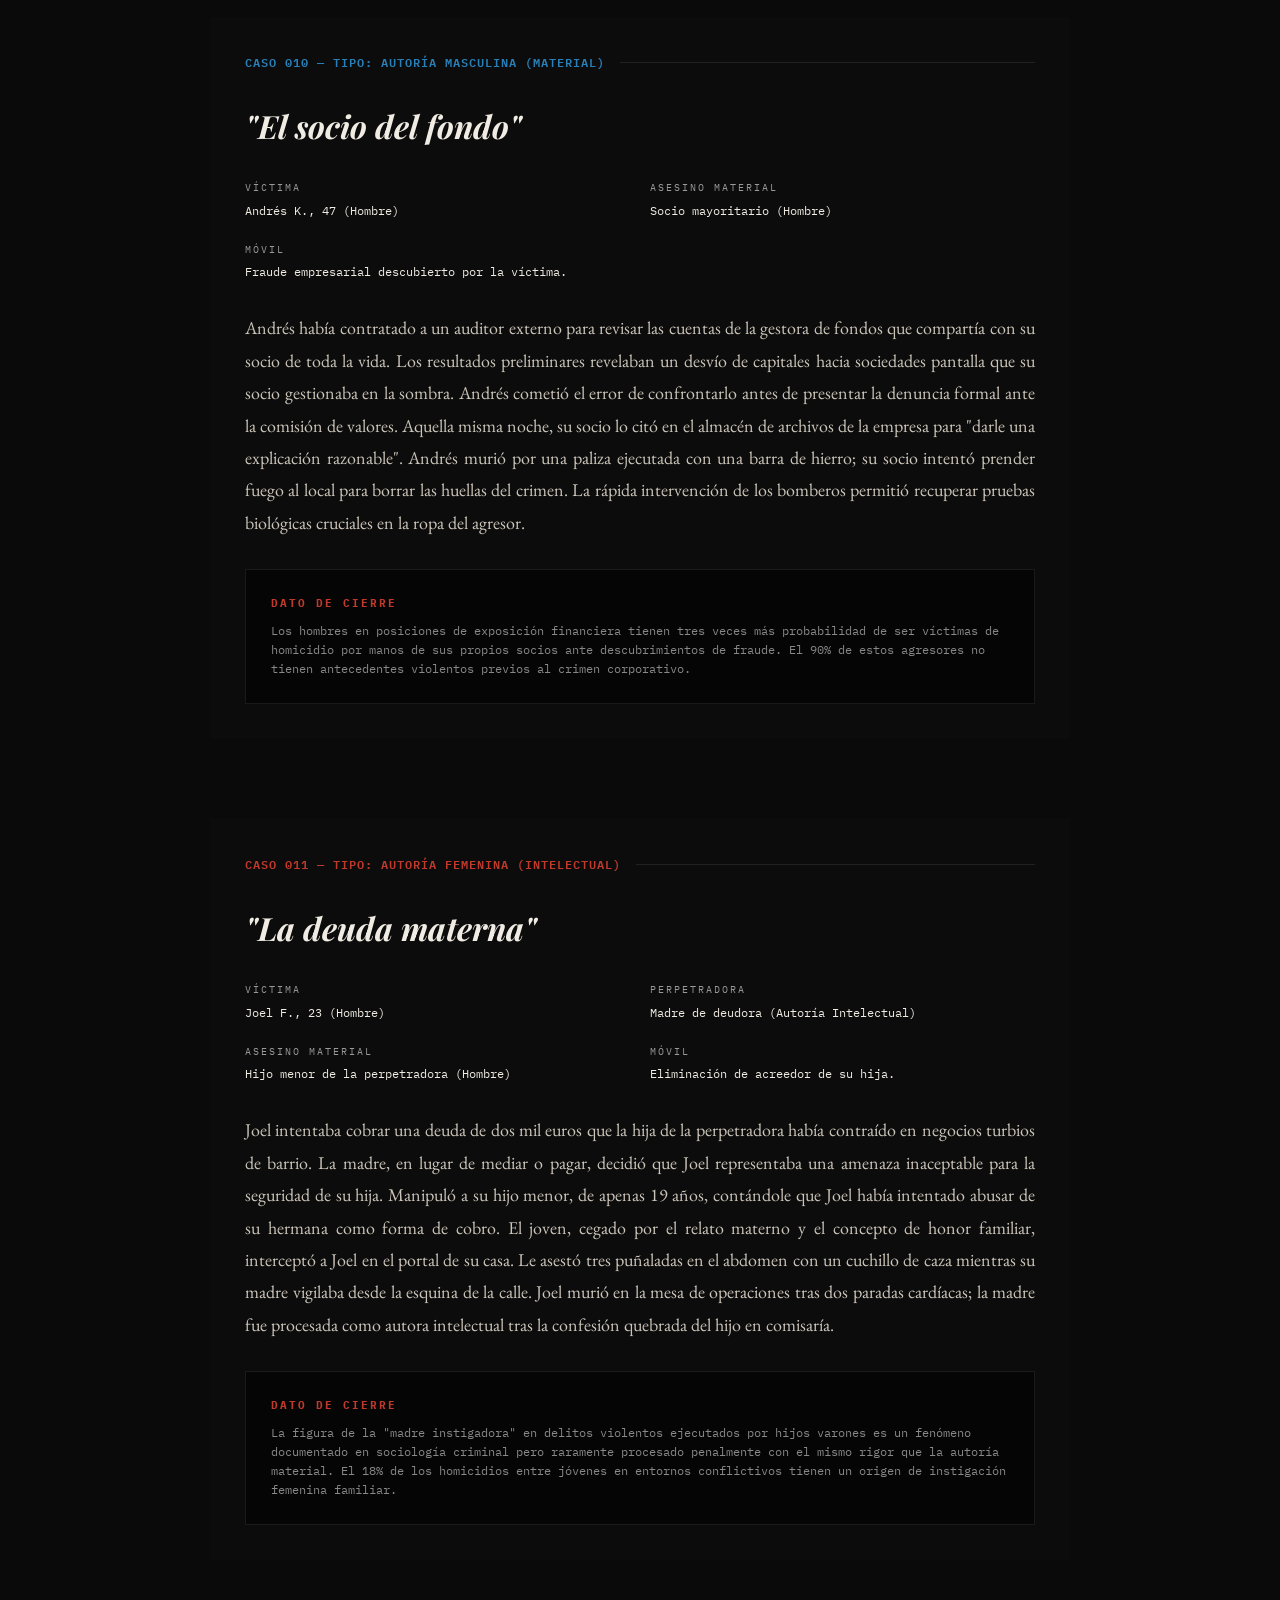
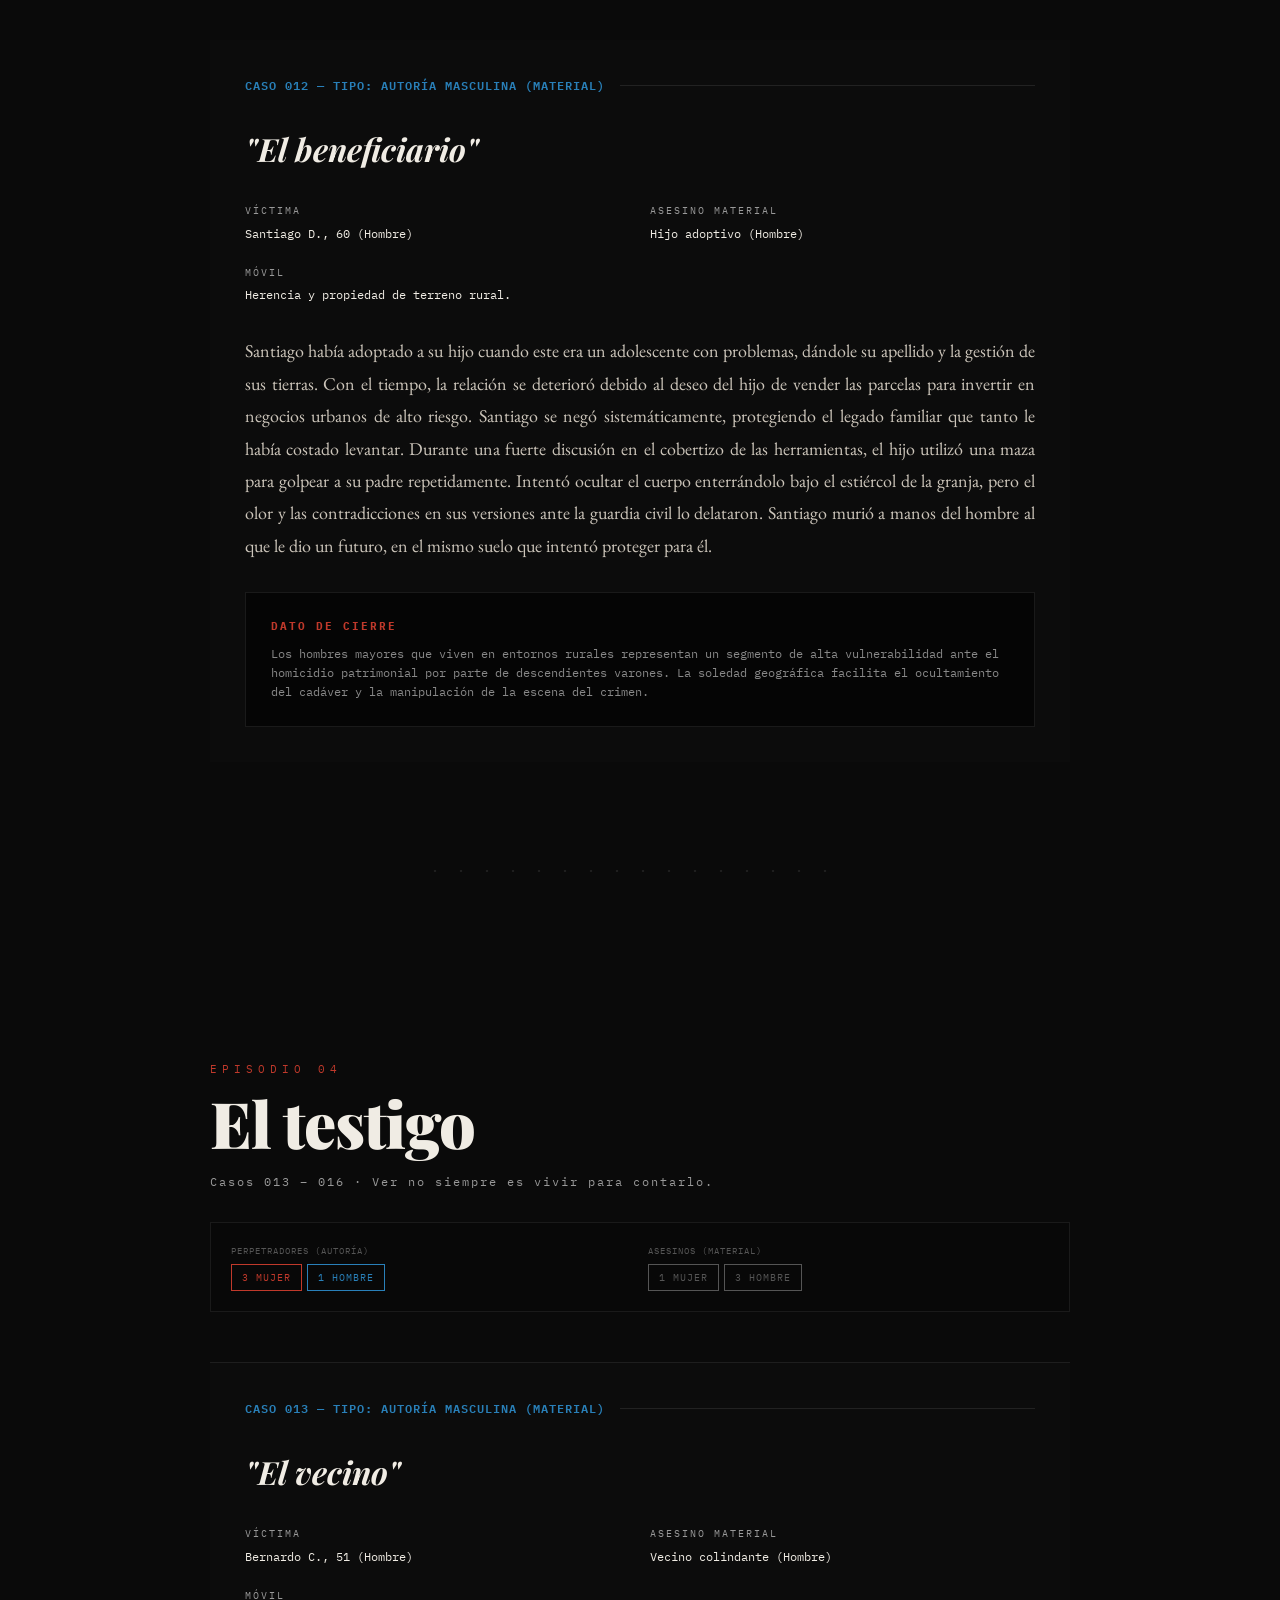
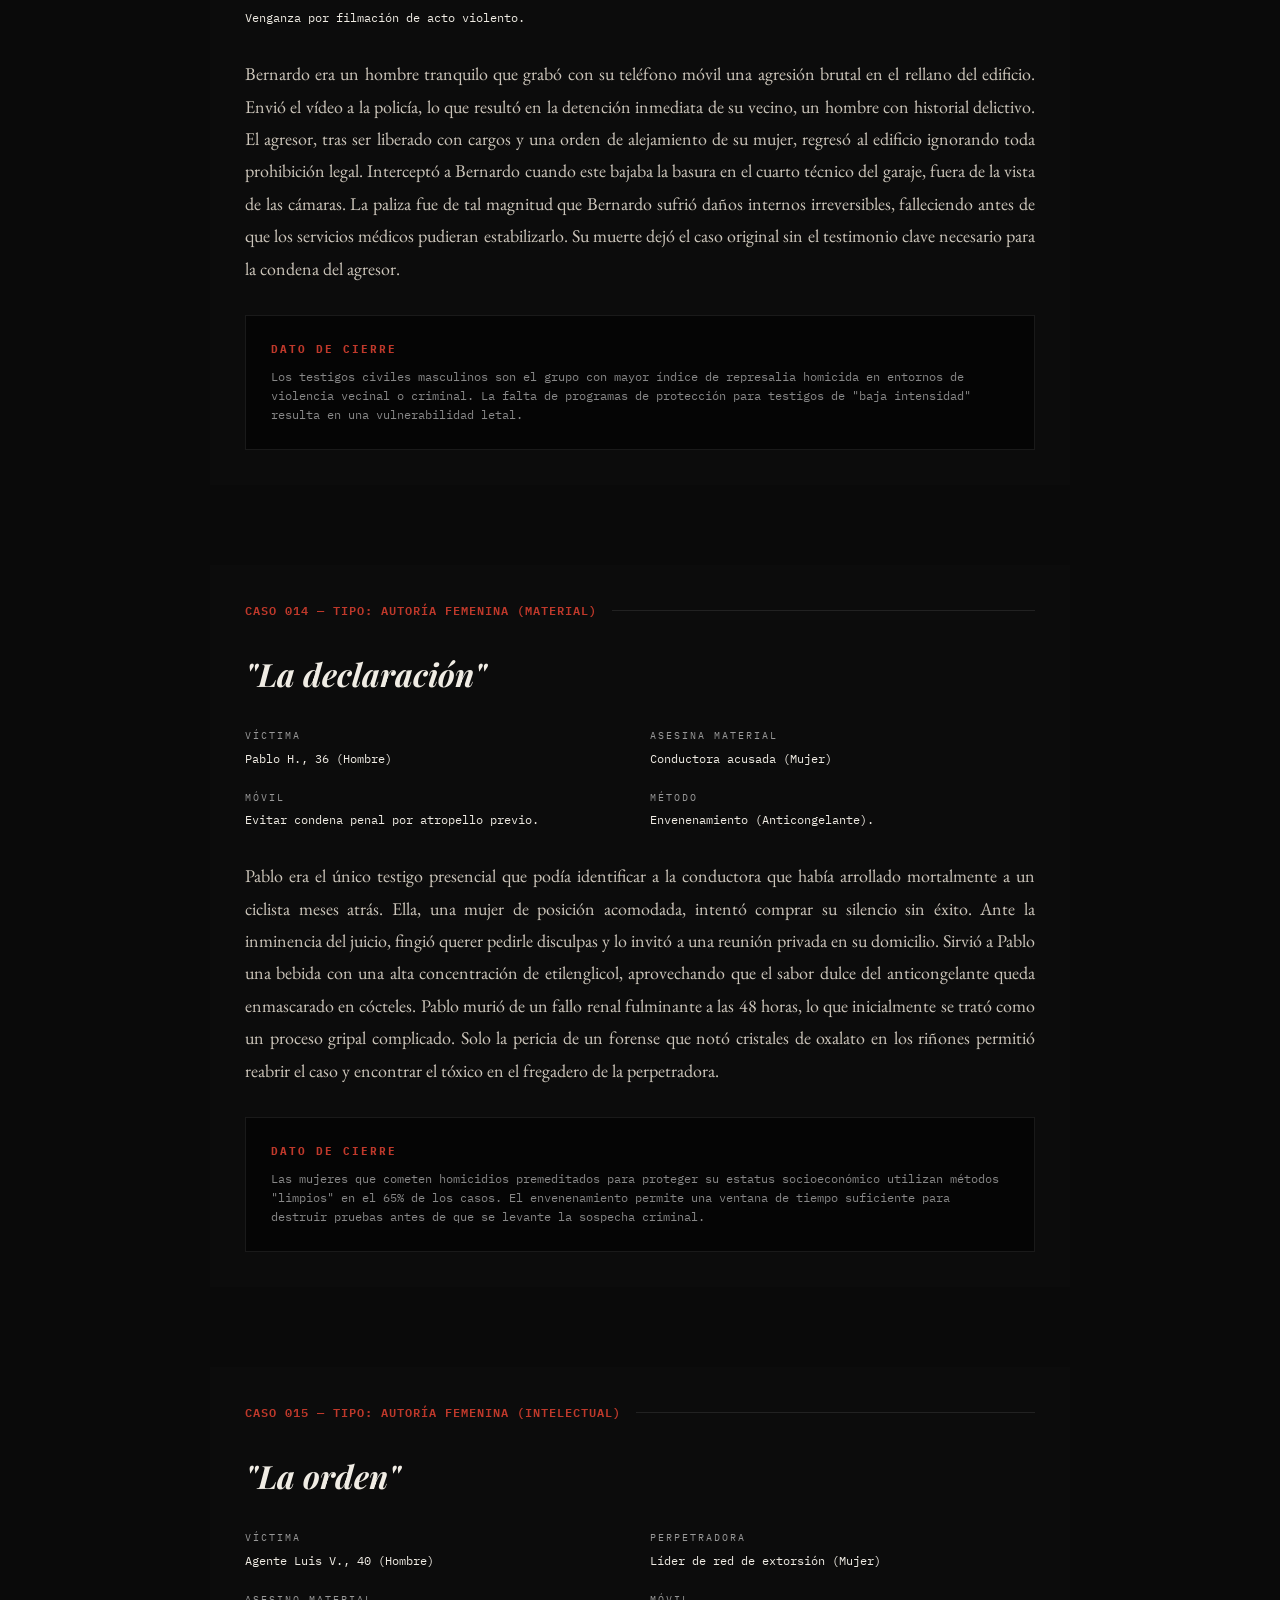
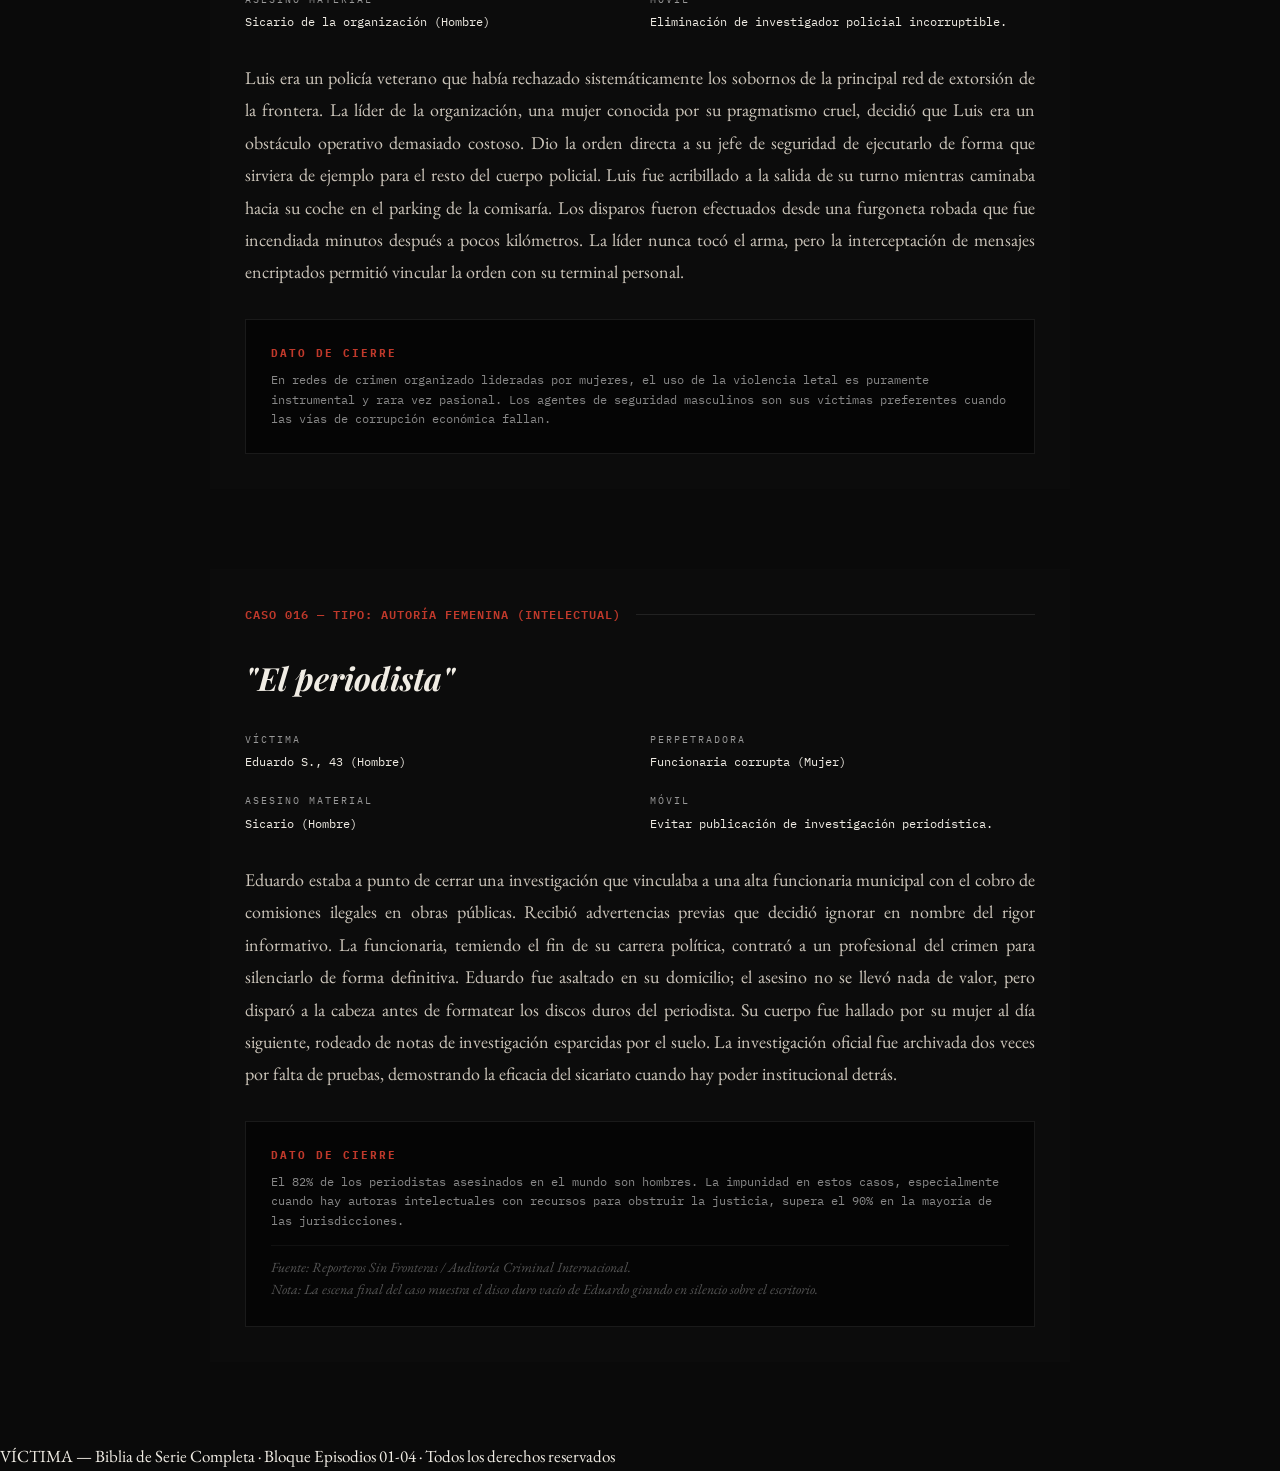
<file: episodios_01_04.html>
<!DOCTYPE html>
<html lang="es">
<head>
<meta charset="UTF-8">
<meta name="viewport" content="width=device-width, initial-scale=1.0">
<title>VÍCTIMA — Biblia de Serie Completa</title>
<link href="https://fonts.googleapis.com/css2?family=Playfair+Display:ital,wght@0,400;0,700;0,900;1,400&family=IBM+Plex+Mono:wght@300;400;500&family=EB+Garamond:ital,wght@0,400;0,500;1,400&display=swap" rel="stylesheet">
<style>
  :root {
    --negro: #0a0a0a;
    --blanco: #f0ece4;
    --rojo: #c0392b;
    --azul: #2980b9;
    --gris-oscuro: #1a1a1a;
    --gris-texto: #999;
  }

  * { margin: 0; padding: 0; box-sizing: border-box; }

  body {
    background: var(--negro);
    color: var(--blanco);
    font-family: 'EB Garamond', serif;
    font-size: 17px;
    line-height: 1.75;
  }

  .contenedor { max-width: 900px; margin: 0 auto; padding: 0 20px; }

  /* NAVEGACIÓN */
  .nav-episodios {
    background: var(--gris-oscuro);
    padding: 20px;
    position: sticky;
    top: 0;
    z-index: 100;
    border-bottom: 1px solid #333;
  }

  .nav-grid { display: flex; gap: 8px; justify-content: center; flex-wrap: wrap; }

  .nav-ep {
    font-family: 'IBM Plex Mono', monospace;
    font-size: 10px;
    padding: 6px 12px;
    background: transparent;
    color: var(--gris-texto);
    border: 1px solid #333;
    cursor: pointer;
    text-decoration: none;
    letter-spacing: 1px;
    transition: all 0.2s;
  }

  .nav-ep:hover, .nav-ep.active { background: var(--rojo); color: var(--blanco); border-color: var(--rojo); }

  /* EPISODIO HEADER */
  .ep-header { padding: 80px 0 50px; border-bottom: 1px solid #1e1e1e; }
  .ep-numero { font-family: 'IBM Plex Mono', monospace; font-size: 11px; letter-spacing: 5px; text-transform: uppercase; color: var(--rojo); display: block; margin-bottom: 12px; }
  .ep-titulo { font-family: 'Playfair Display', serif; font-size: 64px; font-weight: 900; line-height: 1; letter-spacing: -1px; margin-bottom: 16px; }
  .ep-subtitulo { font-family: 'IBM Plex Mono', monospace; font-size: 12px; color: var(--gris-texto); letter-spacing: 2px; margin-bottom: 30px; display: block; }

  /* CUADRITOS DISTRIBUCIÓN */
  .ep-distribucion { display: grid; grid-template-columns: 1fr 1fr; gap: 15px; background: #080808; border: 1px solid #1a1a1a; padding: 20px; }
  .dist-item { display: flex; flex-direction: column; gap: 5px; }
  .dist-label { font-family: 'IBM Plex Mono', monospace; font-size: 9px; color: #555; text-transform: uppercase; letter-spacing: 1px; }

  .badge { font-family: 'IBM Plex Mono', monospace; font-size: 10px; letter-spacing: 1px; padding: 4px 10px; border: 1px solid; text-transform: uppercase; width: fit-content; }
  .badge-m { border-color: var(--rojo); color: var(--rojo); }
  .badge-h { border-color: var(--azul); color: var(--azul); }
  .badge-esp { border-color: #555; color: #555; }

  /* CASO */
  .caso { margin-bottom: 80px; padding: 35px; background: #0c0c0c; position: relative; }
  
  /* TÍTULO DEL CASO CON LÍNEA */
  .caso-header { display: flex; align-items: center; gap: 15px; margin-bottom: 25px; }
  .caso-num-tipo { font-family: 'IBM Plex Mono', monospace; font-size: 12px; letter-spacing: 1px; text-transform: uppercase; white-space: nowrap; font-weight: 600; }
  .header-line { flex: 1; height: 1px; background: #222; }
  
  .tipo-m { color: var(--rojo); }
  .tipo-h { color: var(--azul); }

  .caso-titulo-nombre { font-family: 'Playfair Display', serif; font-size: 32px; font-weight: 700; font-style: italic; margin-bottom: 25px; color: var(--blanco); }

  .ficha { display: grid; grid-template-columns: 1fr 1fr; gap: 20px; margin-bottom: 30px; font-family: 'IBM Plex Mono', monospace; font-size: 12px; }
  .ficha-label { color: var(--gris-texto); text-transform: uppercase; letter-spacing: 2px; font-size: 10px; display: block; margin-bottom: 3px; }
  .ficha-valor { color: var(--blanco); display: block; }

  .caso-sinopsis { font-family: 'EB Garamond', serif; font-size: 18px; line-height: 1.8; color: #ccc5ba; margin-bottom: 30px; text-align: justify; }

  .dato-cierre { background: #050505; border: 1px solid #1a1a1a; padding: 25px; font-family: 'IBM Plex Mono', monospace; font-size: 12px; color: #888; line-height: 1.6; }
  .dato-cierre strong { color: var(--rojo); display: block; font-size: 11px; letter-spacing: 2px; text-transform: uppercase; margin-bottom: 8px; }
  .nota-narrativa { margin-top: 15px; font-family: 'EB Garamond', serif; font-style: italic; font-size: 14px; color: #555; border-top: 1px solid #111; padding-top: 10px; }

  .divisor-bloque { text-align: center; margin: 100px 0; font-family: 'IBM Plex Mono', monospace; font-size: 10px; color: #222; letter-spacing: 20px; }
</style>
</head>
<body>

<nav class="nav-episodios">
  <div class="nav-grid">
    <a class="nav-ep" href="index.html">INICIO</a>
    <a class="nav-ep active" href="episodios_01_04.html">E01-E04</a>
    <a class="nav-ep" href="episodios_05_08.html">E05-E08</a>
    <a class="nav-ep" href="episodios_09_12.html">E09-E12</a>
    <a class="nav-ep" href="episodios_13_16.html">E13-E16</a>
    <a class="nav-ep" href="episodios_17_20.html">E17-E20</a>
    <a class="nav-ep" href="episodios_21_25.html">E21-E25</a>
  </div>
</nav>

<div class="contenedor">

  <!-- ============================================================ -->
  <!-- EPISODIO 01 -->
  <!-- ============================================================ -->
  <div class="episodio" id="ep01">
    <div class="ep-header">
      <span class="ep-numero">Episodio 01</span>
      <h1 class="ep-titulo">Herencia de sangre</h1>
      <span class="ep-subtitulo">Casos 001 – 004 · Cuatro familias. Cuatro finales.</span>
      
      <div class="ep-distribucion">
        <div class="dist-item">
          <span class="dist-label">Perpetradores (Autoría)</span>
          <div style="display:flex; gap:5px;"><span class="badge badge-m">2 Mujer</span><span class="badge badge-h">2 Hombre</span></div>
        </div>
        <div class="dist-item">
          <span class="dist-label">Asesinos (Material)</span>
          <div style="display:flex; gap:5px;"><span class="badge badge-esp">1 Mujer</span><span class="badge badge-esp">3 Hombre</span></div>
        </div>
      </div>
    </div>

    <!-- CASO 001 -->
    <div class="caso">
      <div class="caso-header">
        <span class="caso-num-tipo tipo-m">Caso 001 — TIPO: AUTORÍA FEMENINA (MATERIAL)</span>
        <div class="header-line"></div>
      </div>
      <div class="caso-titulo-nombre">"La granja"</div>
      <div class="ficha">
        <div class="ficha-item"><span class="ficha-label">Víctima</span><span class="ficha-valor">Ernesto V., 67 (Hombre)</span></div>
        <div class="ficha-item"><span class="ficha-label">Perfil</span><span class="ficha-valor">Granjero retirado, viudo, salud frágil.</span></div>
        <div class="ficha-item"><span class="ficha-label">Perpetradora</span><span class="ficha-valor">Hija biológica, 38 años (Autoría Intelectual)</span></div>
        <div class="ficha-item"><span class="ficha-label">Asesina Material</span><span class="ficha-valor">La propia Perpetradora (Mujer)</span></div>
        <div class="ficha-item"><span class="ficha-label">Móvil</span><span class="ficha-valor">Testamento modificado para herencia única.</span></div>
        <div class="ficha-item"><span class="ficha-label">Método</span><span class="ficha-valor">Envenenamiento progresivo (Warfarina).</span></div>
        <div class="ficha-item"><span class="ficha-label">Resolución</span><span class="ficha-valor">Condena a 18 años de prisión. Reducida a 11.</span></div>
      </div>
      <div class="caso-sinopsis">
        Ernesto había criado sola a su hija tras la muerte prematura de su esposa, otorgándole siempre lo mejor de su modesta renta agrícola. A los 66 años, comenzó a sentirse inusualmente débil y a sufrir sangrados nasales que el médico rural atribuyó erróneamente al desgaste de la edad. Su hija lo cuidaba con una devoción visible que conmovía a toda la comunidad, mientras administraba meticulosamente veneno anticoagulante en sus caldos diarios. Tres meses después, Ernesto falleció de una hemorragia interna masiva en su propia cama. El testamento, firmado apenas dos semanas antes de morir bajo condiciones de confusión cognitiva, la nombraba heredera universal. Solo la insistencia del hermano de Ernesto en realizar una autopsia forense desveló la presencia de niveles letales de Warfarina en los tejidos del anciano.
      </div>
      <div class="dato-cierre">
        <strong>Dato de cierre</strong>
        En el 35% de los homicidios domésticos donde la víctima es un hombre mayor de 60 años, el perpetrador es un familiar femenino directo. El método más frecuente es el envenenamiento o la negligencia inducida debido a que simulan fallos orgánicos naturales asociados a la senectud.
        <div class="nota-narrativa">
          Fuente: estudios forenses comparados (EE. UU., España, México).<br>
          Nota: La cámara no muestra el momento de la muerte. Solo la mano del anciano sobre una foto de su hija de pequeña.
        </div>
        
        <div style="margin-top: 25px; padding-top: 20px; border-top: 1px dashed #333; text-align: right;">
          <a href="script_caso_001.html" ... >Ver Guion Técnico de Producción (10 min) →</a>
        </div>

      </div>
    </div>



    <!-- CASO 002 -->
    <div class="caso">
      <div class="caso-header">
        <span class="caso-num-tipo tipo-h">Caso 002 — TIPO: AUTORÍA MASCULINA (MATERIAL)</span>
        <div class="header-line"></div>
      </div>
      <div class="caso-titulo-nombre">"El hermano mayor"</div>
      <div class="ficha">
        <div class="ficha-item"><span class="ficha-label">Víctima</span><span class="ficha-valor">Damián O., 19 (Hombre)</span></div>
        <div class="ficha-item"><span class="ficha-label">Perfil</span><span class="ficha-valor">Estudiante universitario, primero en su familia.</span></div>
        <div class="ficha-item"><span class="ficha-label">Perpetrador</span><span class="ficha-valor">Hermano mayor, 27 años (Autoría Intelectual)</span></div>
        <div class="ficha-item"><span class="ficha-label">Asesino Material</span><span class="ficha-valor">El propio Perpetrador (Hombre)</span></div>
        <div class="ficha-item"><span class="ficha-label">Móvil</span><span class="ficha-valor">Herencia paterna bloqueada por el menor.</span></div>
        <div class="ficha-item"><span class="ficha-label">Método</span><span class="ficha-valor">Golpe contundente. Escenificado como accidente.</span></div>
        <div class="ficha-item"><span class="ficha-label">Resolución</span><span class="ficha-valor">Condena a 22 años de prisión.</span></div>
      </div>
      <div class="caso-sinopsis">
        Damián representaba el orgullo de su madre y la esperanza de progreso de una familia castigada por la precariedad. Su hermano Rafael, tras abandonar los estudios, gestionaba negligentemente los pocos ahorros que el padre había dejado en el taller familiar. Cuando llegó el momento de decidir sobre la venta de la propiedad, Damián se opuso firmemente para proteger el patrimonio futuro. Rafael, acorralado por deudas personales, interceptó a su hermano una noche en la soledad del taller. Utilizó una llave inglesa de gran calibre para asestar un único golpe mortal en la base del cráneo. Tras el acto, Rafael esperó cuarenta minutos antes de llamar a emergencias, tiempo que utilizó para desordenar el lugar y simular un robo violento frustrado.
      </div>
      <div class="dato-cierre">
        <strong>Dato de cierre</strong>
        Los hombres jóvenes de entre 15 y 29 años representan el grupo demográfico con mayor tasa de victimización por homicidio en prácticamente todos los países del mundo. En conflictos por herencias pequeñas o medianas, la violencia física letal es el recurso más común entre varones con historial de fracaso económico.
      </div>
    </div>

    <!-- CASO 003 -->
    <div class="caso">
      <div class="caso-header">
        <span class="caso-num-tipo tipo-m">Caso 003 — TIPO: AUTORÍA FEMENINA (INTELECTUAL)</span>
        <div class="header-line"></div>
      </div>
      <div class="caso-titulo-nombre">"El padrino"</div>
      <div class="ficha">
        <div class="ficha-item"><span class="ficha-label">Víctima</span><span class="ficha-valor">Marcos T., 44 (Hombre)</span></div>
        <div class="ficha-item"><span class="ficha-label">Perfil</span><span class="ficha-valor">Empresario textil, socio fundador.</span></div>
        <div class="ficha-item"><span class="ficha-label">Perpetradora</span><span class="ficha-valor">Socia comercial, 40 años (Autoría Intelectual)</span></div>
        <div class="ficha-item"><span class="ficha-label">Asesino Material</span><span class="ficha-valor">Sicario contratado (Hombre)</span></div>
        <div class="ficha-item"><span class="ficha-label">Móvil</span><span class="ficha-valor">Apropiación de activos tras desfalco descubierto.</span></div>
        <div class="ficha-item"><span class="ficha-label">Método</span><span class="ficha-valor">Disparo a quemarropa con arma silenciada.</span></div>
        <div class="ficha-item"><span class="ficha-label">Resolución</span><span class="ficha-valor">Condena a 30 años para la autora intelectual.</span></div>
      </div>
      <div class="caso-sinopsis">
        Marcos y Ana habían fundado una empresa de distribución que se convirtió en el motor económico de la región. Cuando Marcos detectó irregularidades contables masivas y amenazó con denunciar ante la junta, Ana activó un plan de contingencia letal. Utilizó sus contactos para contratar a un intermediario que, a su vez, reclutó a un ejecutor material del entorno delictivo. Marcos fue interceptado en el aparcamiento de un restaurante mientras salía de una cena de negocios. El sicario disparó con precisión militar antes de desaparecer en una motocicleta sin matrícula. El caso solo se resolvió cuando el intermediario fue detenido por otro delito y decidió delatar a Ana para obtener beneficios penitenciarios.
      </div>
      <div class="dato-cierre">
        <strong>Dato de cierre</strong>
        El homicidio por encargo en contextos empresariales tiene una tasa de resolución judicial del 40% cuando el autor intelectual tiene recursos económicos para una defensa prolongada. El 60% de las autoras intelectuales femeninas en este sector utilizan hombres como ejecutores materiales para evitar el contacto directo con el crimen.
      </div>
    </div>

    <!-- CASO 004 -->
    <div class="caso">
      <div class="caso-header">
        <span class="caso-num-tipo tipo-h">Caso 004 — TIPO: AUTORÍA MASCULINA (MATERIAL)</span>
        <div class="header-line"></div>
      </div>
      <div class="caso-titulo-nombre">"Deudas de sangre"</div>
      <div class="ficha">
        <div class="ficha-item"><span class="ficha-label">Víctima</span><span class="ficha-valor">Iván R., 31 (Hombre)</span></div>
        <div class="ficha-item"><span class="ficha-label">Perfil</span><span class="ficha-valor">Mecánico, sostén de madre dependiente.</span></div>
        <div class="ficha-item"><span class="ficha-label">Perpetrador</span><span class="ficha-valor">Acreedor informal, 50 años (Autoría Intelectual)</span></div>
        <div class="ficha-item"><span class="ficha-label">Asesino Material</span><span class="ficha-valor">El propio Perpetrador (Hombre)</span></div>
        <div class="ficha-item"><span class="ficha-label">Móvil</span><span class="ficha-valor">Deuda impagada de 3.200 euros.</span></div>
        <div class="ficha-item"><span class="ficha-label">Resolución</span><span class="ficha-valor">Condena a 15 años. Clasificado tercer grado en 7.</span></div>
      </div>
      <div class="caso-sinopsis">
        Iván había solicitado un préstamo usurero a un prestamista local para costear el tratamiento de su madre enferma. Al ser incapaz de cumplir con los plazos de interés semanales, fue citado en un almacén bajo la promesa de renegociar las condiciones. La reunión se convirtió rápidamente en una agresión punitiva para enviar un mensaje al resto de deudores del barrio. El prestamista, personalmente, golpeó a Iván hasta causarle un traumatismo craneoencefálico irreversible. El cuerpo fue abandonado en un descampado y no fue localizado hasta dos días después por un paseante. Su madre no supo de su muerte hasta que los vecinos, ante el silencio policial, tuvieron que informarle.
      </div>
      <div class="dato-cierre">
        <strong>Dato de cierre</strong>
        Los hombres representan el 79% de las víctimas de homicidios relacionados con deudas, extorsión y conflictos económicos informales. La mayoría de estas muertes no se consideran crímenes de odio o de género, quedando diluidas en las estadísticas generales de delincuencia.
      </div>
    </div>
  </div>

  <div class="divisor-bloque">••••••••••••••••</div>

  <!-- ============================================================ -->
  <!-- EPISODIO 02 -->
  <!-- ============================================================ -->
  <div class="episodio" id="ep02">
    <div class="ep-header">
      <span class="ep-numero">Episodio 02</span>
      <h1 class="ep-titulo">Custodia</h1>
      <span class="ep-subtitulo">Casos 005 – 008 · Lo que se pierde cuando se pierde un padre.</span>
      
      <div class="ep-distribucion">
        <div class="dist-item">
          <span class="dist-label">Perpetradores (Autoría)</span>
          <div style="display:flex; gap:5px;"><span class="badge badge-m">2 Mujer</span><span class="badge badge-h">2 Hombre</span></div>
        </div>
        <div class="dist-item">
          <span class="dist-label">Asesinos (Material)</span>
          <div style="display:flex; gap:5px;"><span class="badge badge-esp">1 Mujer</span><span class="badge badge-esp">3 Hombre</span></div>
        </div>
      </div>
    </div>

    <!-- CASO 005 -->
    <div class="caso">
      <div class="caso-header">
        <span class="caso-num-tipo tipo-m">Caso 005 — TIPO: AUTORÍA FEMENINA (INTELECTUAL)</span>
        <div class="header-line"></div>
      </div>
      <div class="caso-titulo-nombre">"Régimen de visitas"</div>
      <div class="ficha">
        <div class="ficha-item"><span class="ficha-label">Víctima</span><span class="ficha-valor">Carlos M., 48 (Hombre)</span></div>
        <div class="ficha-item"><span class="ficha-label">Perpetradora</span><span class="ficha-valor">Exesposa, 41 años (Autoría Intelectual)</span></div>
        <div class="ficha-item"><span class="ficha-label">Asesino Material</span><span class="ficha-valor">Pareja actual de la exesposa (Hombre)</span></div>
        <div class="ficha-item"><span class="ficha-label">Móvil</span><span class="ficha-valor">Conflicto de autoridad sobre los hijos comunes.</span></div>
        <div class="ficha-item"><span class="ficha-label">Resolución</span><span class="ficha-valor">Condena a 20 años para el ejecutor material.</span></div>
      </div>
      <div class="caso-sinopsis">
        Carlos acudía puntualmente cada quince días al domicilio de su exmujer para recoger a sus dos hijos menores. La relación se había tensado tras la entrada de una nueva pareja masculina en la vida de Sandra, la madre. Sandra alimentó durante meses una narrativa de miedo y hostilidad hacia Carlos, convenciendo a su actual pareja de que la presencia del padre era una agresión constante. Una tarde de viernes, tras una discusión en la puerta del rellano por un retraso de cinco minutos, el agresor salió con un cuchillo de cocina. Carlos fue apuñalado en el tórax mientras sus hijos gritaban desde el pasillo interior de la vivienda. El agresor alegó defensa propia, pero el ángulo de la herida demostró que Carlos estaba retrocediendo hacia el ascensor.
      </div>
      <div class="dato-cierre">
        <strong>Dato de cierre</strong>
        En separaciones con hijos, los hombres son víctimas de homicidio en contexto de conflicto de pareja en una proporción de 3 a 1 respecto a las mujeres cuando interviene una tercera persona como brazo ejecutor de la disputa.
      </div>
    </div>

    <!-- CASO 006 -->
    <div class="caso">
      <div class="caso-header">
        <span class="caso-num-tipo tipo-m">Caso 006 — TIPO: AUTORÍA FEMENINA (MATERIAL)</span>
        <div class="header-line"></div>
      </div>
      <div class="caso-titulo-nombre">"Pérdida inminente"</div>
      <div class="ficha">
        <div class="ficha-item"><span class="ficha-label">Víctima</span><span class="ficha-valor">Roberto A., 34 (Hombre)</span></div>
        <div class="ficha-item"><span class="ficha-label">Perpetradora</span><span class="ficha-valor">Expareja, madre de sus hijos (Autoría Intelectual)</span></div>
        <div class="ficha-item"><span class="ficha-label">Asesina Material</span><span class="ficha-valor">La propia Perpetradora (Mujer)</span></div>
        <div class="ficha-item"><span class="ficha-label">Móvil</span><span class="ficha-valor">Resolución judicial favorable de custodia al padre.</span></div>
        <div class="ficha-item"><span class="ficha-label">Método</span><span class="ficha-valor">Disparo con arma de fuego (Revólver).</span></div>
        <div class="ficha-item"><span class="ficha-label">Resolución</span><span class="ficha-valor">Condena a 14 años. Libertad condicional a los 9.</span></div>
      </div>
      <div class="caso-sinopsis">
        Roberto había iniciado un arduo proceso judicial para obtener la custodia compartida tras documentar graves negligencias en el entorno materno. Un juez de familia había emitido una resolución provisional otorgándole la custodia total de los menores a partir del lunes siguiente. Tres días antes de que los niños se mudaran permanentemente con él, Roberto acudió a recoger las últimas pertenencias escolares. Su expareja lo esperó en el acceso al edificio con un arma de fuego que pertenecía a su propio padre. Disparó a quemarropa cuando Roberto le daba la espalda para cargar una caja en el maletero de su vehículo. Ante la policía, ella justificó el acto alegando que "ningún juez le quitaría a sus hijos mientras estuviera viva".
      </div>
      <div class="dato-cierre">
        <strong>Dato de cierre</strong>
        En el 78% de los homicidios de pareja íntima masculina estudiados en Europa occidental, el conflicto por custodia o separación definitiva era el detonante inmediato. La cobertura mediática de estos casos es drásticamente inferior a la de casos con víctima femenina.
      </div>
    </div>

    <!-- CASO 007 -->
    <div class="caso">
      <div class="caso-header">
        <span class="caso-num-tipo tipo-h">Caso 007 — TIPO: AUTORÍA MASCULINA (MATERIAL)</span>
        <div class="header-line"></div>
      </div>
      <div class="caso-titulo-nombre">"El abuelo"</div>
      <div class="ficha">
        <div class="ficha-item"><span class="ficha-label">Víctima</span><span class="ficha-valor">Félix G., 62 (Hombre)</span></div>
        <div class="ficha-item"><span class="ficha-label">Asesino Material</span><span class="ficha-valor">Yerno de la víctima (Hombre)</span></div>
        <div class="ficha-item"><span class="ficha-label">Móvil</span><span class="ficha-valor">Félix había denunciado maltrato hacia su hija.</span></div>
        <div class="ficha-item"><span class="ficha-label">Resolución</span><span class="ficha-valor">Condena a 25 años de prisión.</span></div>
      </div>
      <div class="caso-sinopsis">
        Félix llevaba meses observando el cambio de comportamiento de su hija y los moratones que intentaba ocultar con maquillaje. Decidió presentar una denuncia formal por violencia doméstica, pese a que su hija, aterrorizada, se negaba a declarar contra su marido. El yerno, al recibir la notificación judicial, localizó a Félix en el bar donde solía desayunar tras su jubilación. La agresión fue rápida y de una brutalidad extrema ante varios testigos que no se atrevieron a intervenir a tiempo. Félix sufrió una hemorragia cerebral y falleció en el hospital tres días después sin recuperar el conocimiento. Su hija nunca pudo perdonarse el silencio que, indirectamente, costó la vida de su padre.
      </div>
      <div class="dato-cierre">
        <strong>Dato de cierre</strong>
        El homicidio de testigos o denunciantes masculinos por represalia en contextos de violencia intrafamiliar es una categoría estadística invisible. No se contabilizan como víctimas de violencia doméstica, quedando registrados como homicidios comunes por riña o agresión.
      </div>
    </div>

    <!-- CASO 008 -->
    <div class="caso">
      <div class="caso-header">
        <span class="caso-num-tipo tipo-h">Caso 008 — TIPO: AUTORÍA MASCULINA (MATERIAL)</span>
        <div class="header-line"></div>
      </div>
      <div class="caso-titulo-nombre">"Sin nombre en el protocolo"</div>
      <div class="ficha">
        <div class="ficha-item"><span class="ficha-label">Víctima</span><span class="ficha-valor">Tomás P., 29 (Hombre)</span></div>
        <div class="ficha-item"><span class="ficha-label">Asesino Material</span><span class="ficha-valor">Exnovio de la actual pareja (Hombre)</span></div>
        <div class="ficha-item"><span class="ficha-label">Móvil</span><span class="ficha-valor">Celos obsesivos y rivalidad de pareja desplazada.</span></div>
        <div class="ficha-item"><span class="ficha-label">Método</span><span class="ficha-valor">Atropello intencionado.</span></div>
        <div class="ficha-item"><span class="ficha-label">Resolución</span><span class="ficha-valor">Condena a 18 años por homicidio doloso.</span></div>
      </div>
      <div class="caso-sinopsis">
        Tomás no conocía de nada a su agresor y nunca habían cruzado palabra alguna fuera de las redes sociales. El exnovio de su actual pareja, Sandra, lo había estado vigilando durante semanas, rastreando sus horarios y rutas habituales de trabajo. Sandra utilizaba frecuentemente a Tomás como comparación para humillar a su exnovio, provocando un caldo de cultivo de odio ciego. Una tarde de lluvia, el agresor lo identificó saliendo de la oficina y aceleró su vehículo directamente contra él en un paso de cebra. Tomás murió en el acto debido al impacto masivo. La investigación policial tardó seis meses en conectar los nombres de Sandra y el agresor, desvelando una trama de celos que no figuraba en ningún protocolo preventivo.
      </div>
      <div class="dato-cierre">
        <strong>Dato de cierre</strong>
        Los hombres son víctimas de homicidio relacionado con celos o rivalidad de pareja con una frecuencia equivalente a la de las mujeres, pero el hecho raramente se clasifica como "violencia de género" en los marcos legales actuales. La invisibilidad estadística impide el desarrollo de medidas de alejamiento para hombres en riesgo por ex-parejas de sus actuales compañeras.
      </div>
    </div>
  </div>

  <div class="divisor-bloque">••••••••••••••••</div>

  <!-- ============================================================ -->
  <!-- EPISODIO 03 -->
  <!-- ============================================================ -->
  <div class="episodio" id="ep03">
    <div class="ep-header">
      <span class="ep-numero">Episodio 03</span>
      <h1 class="ep-titulo">Seguro de vida</h1>
      <span class="ep-subtitulo">Casos 009 – 012 · El dinero como móvil criminal.</span>
      
      <div class="ep-distribucion">
        <div class="dist-item">
          <span class="dist-label">Perpetradores (Autoría)</span>
          <div style="display:flex; gap:5px;"><span class="badge badge-m">2 Mujer</span><span class="badge badge-h">2 Hombre</span></div>
        </div>
        <div class="dist-item">
          <span class="dist-label">Asesinos (Material)</span>
          <div style="display:flex; gap:5px;"><span class="badge badge-esp">1 Mujer</span><span class="badge badge-esp">3 Hombre</span></div>
        </div>
      </div>
    </div>

    <!-- CASO 009 -->
    <div class="caso">
      <div class="caso-header">
        <span class="caso-num-tipo tipo-m">Caso 009 — TIPO: AUTORÍA FEMENINA (MATERIAL)</span>
        <div class="header-line"></div>
      </div>
      <div class="caso-titulo-nombre">"La viuda alegre"</div>
      <div class="ficha">
        <div class="ficha-item"><span class="ficha-label">Víctima</span><span class="ficha-valor">Héctor L., 55 (Hombre)</span></div>
        <div class="ficha-item"><span class="ficha-label">Perfil</span><span class="ficha-valor">Constructor, dos hijos adultos.</span></div>
        <div class="ficha-item"><span class="ficha-label">Asesina Material</span><span class="ficha-valor">Segunda esposa (Mujer)</span></div>
        <div class="ficha-item"><span class="ficha-label">Móvil</span><span class="ficha-valor">Seguro de vida de 800.000 euros.</span></div>
        <div class="ficha-item"><span class="ficha-label">Método</span><span class="ficha-valor">Sobredosis de sedantes mezclados con alcohol.</span></div>
        <div class="ficha-item"><span class="ficha-label">Resolución</span><span class="ficha-valor">Condena a 20 años de prisión.</span></div>
      </div>
      <div class="caso-sinopsis">
        Héctor había aumentado su póliza de seguro dieciocho meses antes de su muerte a instancias de su joven esposa. Sus hijos del primer matrimonio, que nunca aceptaron la relación, insistieron en una autopsia exhaustiva tras notar inconsistencias en el relato del fallecimiento. Los análisis forenses revelaron niveles de sedantes de uso hospitalario que eran incompatibles con un consumo voluntario o accidental. La investigación desveló que la esposa mantenía una relación paralela y que había planeado el crimen para sanear sus deudas personales. La defensa intentó argumentar un cuadro de depresión del marido, pero el registro de compras de fármacos de ella fue determinante. Héctor murió en su sillón favorito mientras ella veía la televisión en la habitación de al lado esperando el silencio definitivo.
      </div>
      <div class="dato-cierre">
        <strong>Dato de cierre</strong>
        El envenenamiento es el método más frecuente en homicidios premeditados cometidos por mujeres en el hogar. En casos con pólizas de seguro, la sospecha inicial sobre la pareja femenina es estadísticamente menor que cuando el sospechoso es masculino, lo que retrasa la apertura de investigaciones forenses.
      </div>
    </div>

    <!-- CASO 010 -->
    <div class="caso">
      <div class="caso-header">
        <span class="caso-num-tipo tipo-h">Caso 010 — TIPO: AUTORÍA MASCULINA (MATERIAL)</span>
        <div class="header-line"></div>
      </div>
      <div class="caso-titulo-nombre">"El socio del fondo"</div>
      <div class="ficha">
        <div class="ficha-item"><span class="ficha-label">Víctima</span><span class="ficha-valor">Andrés K., 47 (Hombre)</span></div>
        <div class="ficha-item"><span class="ficha-label">Asesino Material</span><span class="ficha-valor">Socio mayoritario (Hombre)</span></div>
        <div class="ficha-item"><span class="ficha-label">Móvil</span><span class="ficha-valor">Fraude empresarial descubierto por la víctima.</span></div>
      </div>
      <div class="caso-sinopsis">
        Andrés había contratado a un auditor externo para revisar las cuentas de la gestora de fondos que compartía con su socio de toda la vida. Los resultados preliminares revelaban un desvío de capitales hacia sociedades pantalla que su socio gestionaba en la sombra. Andrés cometió el error de confrontarlo antes de presentar la denuncia formal ante la comisión de valores. Aquella misma noche, su socio lo citó en el almacén de archivos de la empresa para "darle una explicación razonable". Andrés murió por una paliza ejecutada con una barra de hierro; su socio intentó prender fuego al local para borrar las huellas del crimen. La rápida intervención de los bomberos permitió recuperar pruebas biológicas cruciales en la ropa del agresor.
      </div>
      <div class="dato-cierre">
        <strong>Dato de cierre</strong>
        Los hombres en posiciones de exposición financiera tienen tres veces más probabilidad de ser víctimas de homicidio por manos de sus propios socios ante descubrimientos de fraude. El 90% de estos agresores no tienen antecedentes violentos previos al crimen corporativo.
      </div>
    </div>

    <!-- CASO 011 -->
    <div class="caso">
      <div class="caso-header">
        <span class="caso-num-tipo tipo-m">Caso 011 — TIPO: AUTORÍA FEMENINA (INTELECTUAL)</span>
        <div class="header-line"></div>
      </div>
      <div class="caso-titulo-nombre">"La deuda materna"</div>
      <div class="ficha">
        <div class="ficha-item"><span class="ficha-label">Víctima</span><span class="ficha-valor">Joel F., 23 (Hombre)</span></div>
        <div class="ficha-item"><span class="ficha-label">Perpetradora</span><span class="ficha-valor">Madre de deudora (Autoría Intelectual)</span></div>
        <div class="ficha-item"><span class="ficha-label">Asesino Material</span><span class="ficha-valor">Hijo menor de la perpetradora (Hombre)</span></div>
        <div class="ficha-item"><span class="ficha-label">Móvil</span><span class="ficha-valor">Eliminación de acreedor de su hija.</span></div>
      </div>
      <div class="caso-sinopsis">
        Joel intentaba cobrar una deuda de dos mil euros que la hija de la perpetradora había contraído en negocios turbios de barrio. La madre, en lugar de mediar o pagar, decidió que Joel representaba una amenaza inaceptable para la seguridad de su hija. Manipuló a su hijo menor, de apenas 19 años, contándole que Joel había intentado abusar de su hermana como forma de cobro. El joven, cegado por el relato materno y el concepto de honor familiar, interceptó a Joel en el portal de su casa. Le asestó tres puñaladas en el abdomen con un cuchillo de caza mientras su madre vigilaba desde la esquina de la calle. Joel murió en la mesa de operaciones tras dos paradas cardíacas; la madre fue procesada como autora intelectual tras la confesión quebrada del hijo en comisaría.
      </div>
      <div class="dato-cierre">
        <strong>Dato de cierre</strong>
        La figura de la "madre instigadora" en delitos violentos ejecutados por hijos varones es un fenómeno documentado en sociología criminal pero raramente procesado penalmente con el mismo rigor que la autoría material. El 18% de los homicidios entre jóvenes en entornos conflictivos tienen un origen de instigación femenina familiar.
      </div>
    </div>

    <!-- CASO 012 -->
    <div class="caso">
      <div class="caso-header">
        <span class="caso-num-tipo tipo-h">Caso 012 — TIPO: AUTORÍA MASCULINA (MATERIAL)</span>
        <div class="header-line"></div>
      </div>
      <div class="caso-titulo-nombre">"El beneficiario"</div>
      <div class="ficha">
        <div class="ficha-item"><span class="ficha-label">Víctima</span><span class="ficha-valor">Santiago D., 60 (Hombre)</span></div>
        <div class="ficha-item"><span class="ficha-label">Asesino Material</span><span class="ficha-valor">Hijo adoptivo (Hombre)</span></div>
        <div class="ficha-item"><span class="ficha-label">Móvil</span><span class="ficha-valor">Herencia y propiedad de terreno rural.</span></div>
      </div>
      <div class="caso-sinopsis">
        Santiago había adoptado a su hijo cuando este era un adolescente con problemas, dándole su apellido y la gestión de sus tierras. Con el tiempo, la relación se deterioró debido al deseo del hijo de vender las parcelas para invertir en negocios urbanos de alto riesgo. Santiago se negó sistemáticamente, protegiendo el legado familiar que tanto le había costado levantar. Durante una fuerte discusión en el cobertizo de las herramientas, el hijo utilizó una maza para golpear a su padre repetidamente. Intentó ocultar el cuerpo enterrándolo bajo el estiércol de la granja, pero el olor y las contradicciones en sus versiones ante la guardia civil lo delataron. Santiago murió a manos del hombre al que le dio un futuro, en el mismo suelo que intentó proteger para él.
      </div>
      <div class="dato-cierre">
        <strong>Dato de cierre</strong>
        Los hombres mayores que viven en entornos rurales representan un segmento de alta vulnerabilidad ante el homicidio patrimonial por parte de descendientes varones. La soledad geográfica facilita el ocultamiento del cadáver y la manipulación de la escena del crimen.
      </div>
    </div>
  </div>

  <div class="divisor-bloque">••••••••••••••••</div>

  <!-- ============================================================ -->
  <!-- EPISODIO 04 -->
  <!-- ============================================================ -->
  <div class="episodio" id="ep04">
    <div class="ep-header">
      <span class="ep-numero">Episodio 04</span>
      <h1 class="ep-titulo">El testigo</h1>
      <span class="ep-subtitulo">Casos 013 – 016 · Ver no siempre es vivir para contarlo.</span>
      
      <div class="ep-distribucion">
        <div class="dist-item">
          <span class="dist-label">Perpetradores (Autoría)</span>
          <div style="display:flex; gap:5px;"><span class="badge badge-m">3 Mujer</span><span class="badge badge-h">1 Hombre</span></div>
        </div>
        <div class="dist-item">
          <span class="dist-label">Asesinos (Material)</span>
          <div style="display:flex; gap:5px;"><span class="badge badge-esp">1 Mujer</span><span class="badge badge-esp">3 Hombre</span></div>
        </div>
      </div>
    </div>

    <!-- CASO 013 -->
    <div class="caso">
      <div class="caso-header">
        <span class="caso-num-tipo tipo-h">Caso 013 — TIPO: AUTORÍA MASCULINA (MATERIAL)</span>
        <div class="header-line"></div>
      </div>
      <div class="caso-titulo-nombre">"El vecino"</div>
      <div class="ficha">
        <div class="ficha-item"><span class="ficha-label">Víctima</span><span class="ficha-valor">Bernardo C., 51 (Hombre)</span></div>
        <div class="ficha-item"><span class="ficha-label">Asesino Material</span><span class="ficha-valor">Vecino colindante (Hombre)</span></div>
        <div class="ficha-item"><span class="ficha-label">Móvil</span><span class="ficha-valor">Venganza por filmación de acto violento.</span></div>
      </div>
      <div class="caso-sinopsis">
        Bernardo era un hombre tranquilo que grabó con su teléfono móvil una agresión brutal en el rellano del edificio. Envió el vídeo a la policía, lo que resultó en la detención inmediata de su vecino, un hombre con historial delictivo. El agresor, tras ser liberado con cargos y una orden de alejamiento de su mujer, regresó al edificio ignorando toda prohibición legal. Interceptó a Bernardo cuando este bajaba la basura en el cuarto técnico del garaje, fuera de la vista de las cámaras. La paliza fue de tal magnitud que Bernardo sufrió daños internos irreversibles, falleciendo antes de que los servicios médicos pudieran estabilizarlo. Su muerte dejó el caso original sin el testimonio clave necesario para la condena del agresor.
      </div>
      <div class="dato-cierre">
        <strong>Dato de cierre</strong>
        Los testigos civiles masculinos son el grupo con mayor índice de represalia homicida en entornos de violencia vecinal o criminal. La falta de programas de protección para testigos de "baja intensidad" resulta en una vulnerabilidad letal.
      </div>
    </div>

    <!-- CASO 014 -->
    <div class="caso">
      <div class="caso-header">
        <span class="caso-num-tipo tipo-m">Caso 014 — TIPO: AUTORÍA FEMENINA (MATERIAL)</span>
        <div class="header-line"></div>
      </div>
      <div class="caso-titulo-nombre">"La declaración"</div>
      <div class="ficha">
        <div class="ficha-item"><span class="ficha-label">Víctima</span><span class="ficha-valor">Pablo H., 36 (Hombre)</span></div>
        <div class="ficha-item"><span class="ficha-label">Asesina Material</span><span class="ficha-valor">Conductora acusada (Mujer)</span></div>
        <div class="ficha-item"><span class="ficha-label">Móvil</span><span class="ficha-valor">Evitar condena penal por atropello previo.</span></div>
        <div class="ficha-item"><span class="ficha-label">Método</span><span class="ficha-valor">Envenenamiento (Anticongelante).</span></div>
      </div>
      <div class="caso-sinopsis">
        Pablo era el único testigo presencial que podía identificar a la conductora que había arrollado mortalmente a un ciclista meses atrás. Ella, una mujer de posición acomodada, intentó comprar su silencio sin éxito. Ante la inminencia del juicio, fingió querer pedirle disculpas y lo invitó a una reunión privada en su domicilio. Sirvió a Pablo una bebida con una alta concentración de etilenglicol, aprovechando que el sabor dulce del anticongelante queda enmascarado en cócteles. Pablo murió de un fallo renal fulminante a las 48 horas, lo que inicialmente se trató como un proceso gripal complicado. Solo la pericia de un forense que notó cristales de oxalato en los riñones permitió reabrir el caso y encontrar el tóxico en el fregadero de la perpetradora.
      </div>
      <div class="dato-cierre">
        <strong>Dato de cierre</strong>
        Las mujeres que cometen homicidios premeditados para proteger su estatus socioeconómico utilizan métodos "limpios" en el 65% de los casos. El envenenamiento permite una ventana de tiempo suficiente para destruir pruebas antes de que se levante la sospecha criminal.
      </div>
    </div>

    <!-- CASO 015 -->
    <div class="caso">
      <div class="caso-header">
        <span class="caso-num-tipo tipo-m">Caso 015 — TIPO: AUTORÍA FEMENINA (INTELECTUAL)</span>
        <div class="header-line"></div>
      </div>
      <div class="caso-titulo-nombre">"La orden"</div>
      <div class="ficha">
        <div class="ficha-item"><span class="ficha-label">Víctima</span><span class="ficha-valor">Agente Luis V., 40 (Hombre)</span></div>
        <div class="ficha-item"><span class="ficha-label">Perpetradora</span><span class="ficha-valor">Líder de red de extorsión (Mujer)</span></div>
        <div class="ficha-item"><span class="ficha-label">Asesino Material</span><span class="ficha-valor">Sicario de la organización (Hombre)</span></div>
        <div class="ficha-item"><span class="ficha-label">Móvil</span><span class="ficha-valor">Eliminación de investigador policial incorruptible.</span></div>
      </div>
      <div class="caso-sinopsis">
        Luis era un policía veterano que había rechazado sistemáticamente los sobornos de la principal red de extorsión de la frontera. La líder de la organización, una mujer conocida por su pragmatismo cruel, decidió que Luis era un obstáculo operativo demasiado costoso. Dio la orden directa a su jefe de seguridad de ejecutarlo de forma que sirviera de ejemplo para el resto del cuerpo policial. Luis fue acribillado a la salida de su turno mientras caminaba hacia su coche en el parking de la comisaría. Los disparos fueron efectuados desde una furgoneta robada que fue incendiada minutos después a pocos kilómetros. La líder nunca tocó el arma, pero la interceptación de mensajes encriptados permitió vincular la orden con su terminal personal.
      </div>
      <div class="dato-cierre">
        <strong>Dato de cierre</strong>
        En redes de crimen organizado lideradas por mujeres, el uso de la violencia letal es puramente instrumental y rara vez pasional. Los agentes de seguridad masculinos son sus víctimas preferentes cuando las vías de corrupción económica fallan.
      </div>
    </div>

    <!-- CASO 016 -->
    <div class="caso">
      <div class="caso-header">
        <span class="caso-num-tipo tipo-m">Caso 016 — TIPO: AUTORÍA FEMENINA (INTELECTUAL)</span>
        <div class="header-line"></div>
      </div>
      <div class="caso-titulo-nombre">"El periodista"</div>
      <div class="ficha">
        <div class="ficha-item"><span class="ficha-label">Víctima</span><span class="ficha-valor">Eduardo S., 43 (Hombre)</span></div>
        <div class="ficha-item"><span class="ficha-label">Perpetradora</span><span class="ficha-valor">Funcionaria corrupta (Mujer)</span></div>
        <div class="ficha-item"><span class="ficha-label">Asesino Material</span><span class="ficha-valor">Sicario (Hombre)</span></div>
        <div class="ficha-item"><span class="ficha-label">Móvil</span><span class="ficha-valor">Evitar publicación de investigación periodística.</span></div>
      </div>
      <div class="caso-sinopsis">
        Eduardo estaba a punto de cerrar una investigación que vinculaba a una alta funcionaria municipal con el cobro de comisiones ilegales en obras públicas. Recibió advertencias previas que decidió ignorar en nombre del rigor informativo. La funcionaria, temiendo el fin de su carrera política, contrató a un profesional del crimen para silenciarlo de forma definitiva. Eduardo fue asaltado en su domicilio; el asesino no se llevó nada de valor, pero disparó a la cabeza antes de formatear los discos duros del periodista. Su cuerpo fue hallado por su mujer al día siguiente, rodeado de notas de investigación esparcidas por el suelo. La investigación oficial fue archivada dos veces por falta de pruebas, demostrando la eficacia del sicariato cuando hay poder institucional detrás.
      </div>
      <div class="dato-cierre">
        <strong>Dato de cierre</strong>
        El 82% de los periodistas asesinados en el mundo son hombres. La impunidad en estos casos, especialmente cuando hay autoras intelectuales con recursos para obstruir la justicia, supera el 90% en la mayoría de las jurisdicciones.
        <div class="nota-narrativa">
          Fuente: Reporteros Sin Fronteras / Auditoría Criminal Internacional.<br>
          Nota: La escena final del caso muestra el disco duro vacío de Eduardo girando en silencio sobre el escritorio.
        </div>
      </div>
    </div>
  </div>

</div>

<footer>
  VÍCTIMA — Biblia de Serie Completa · Bloque Episodios 01-04 · Todos los derechos reservados
</footer>

</body>
</html>
</file>
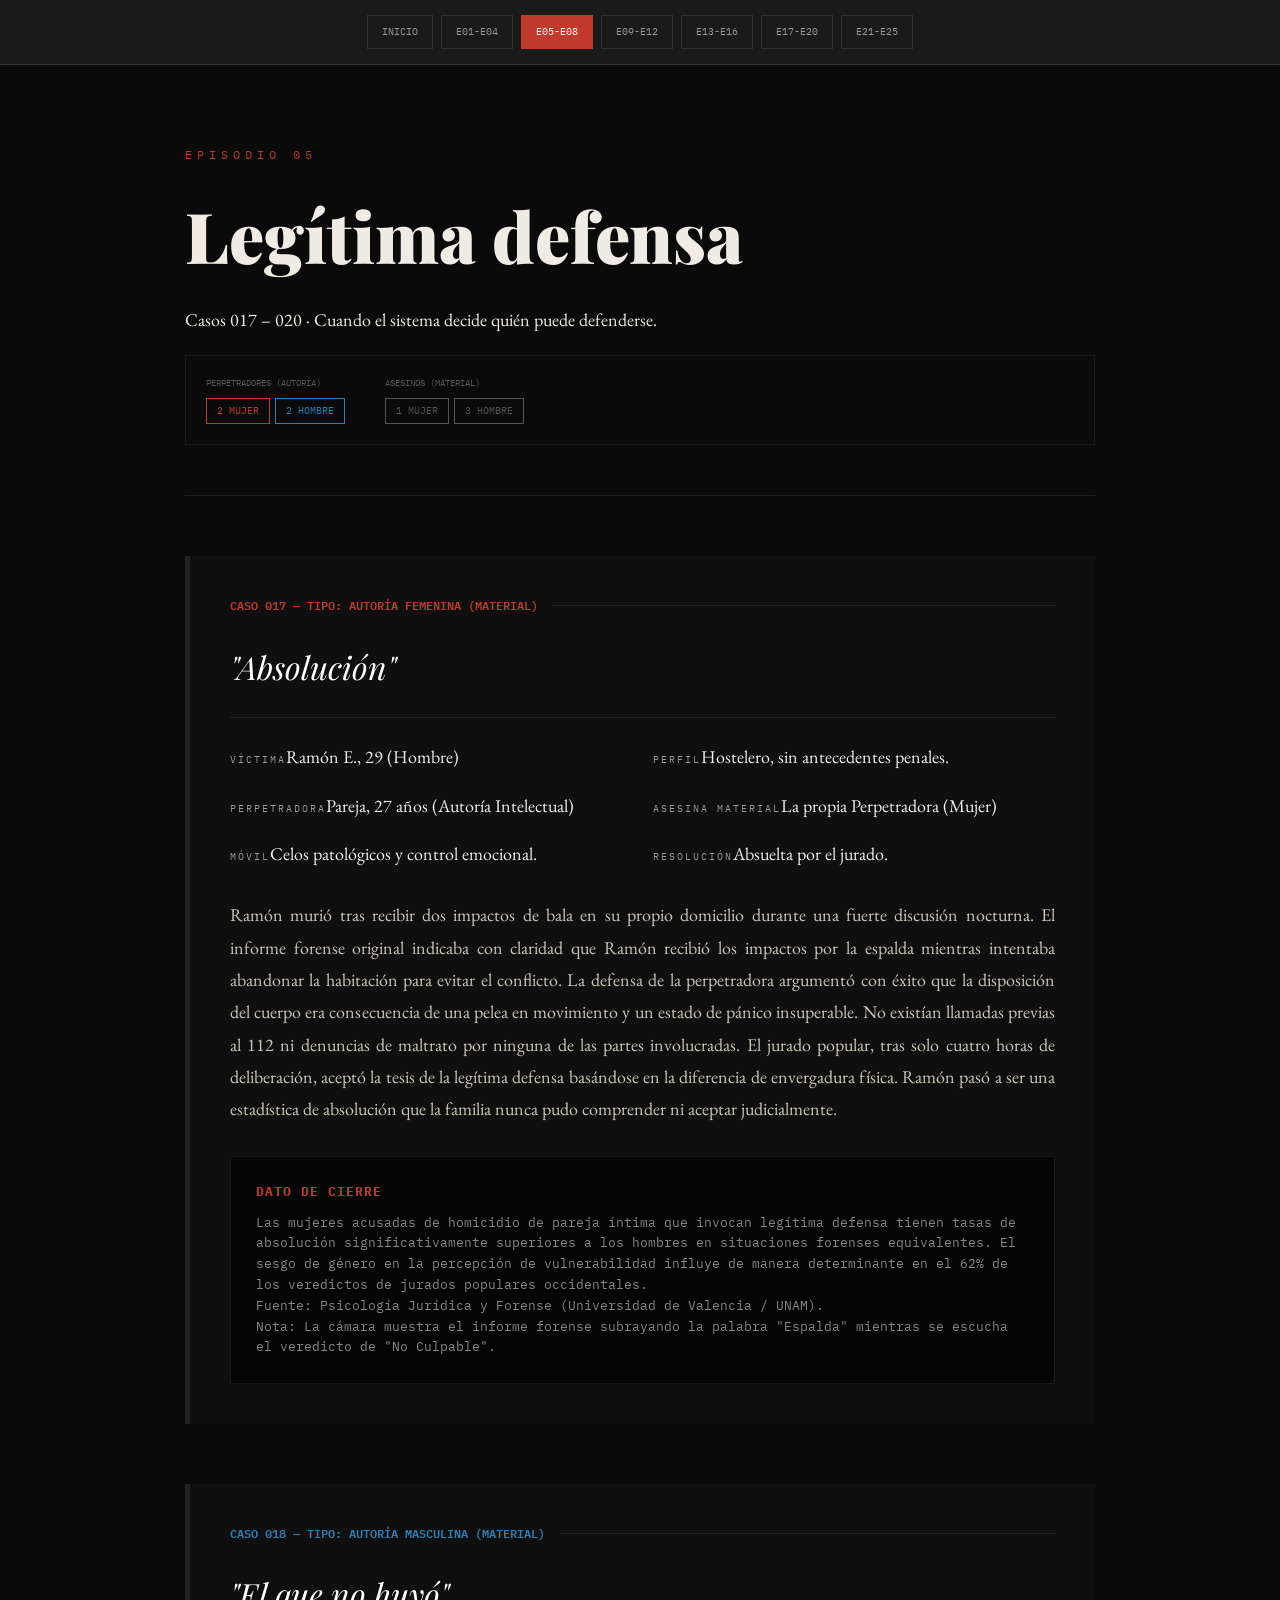
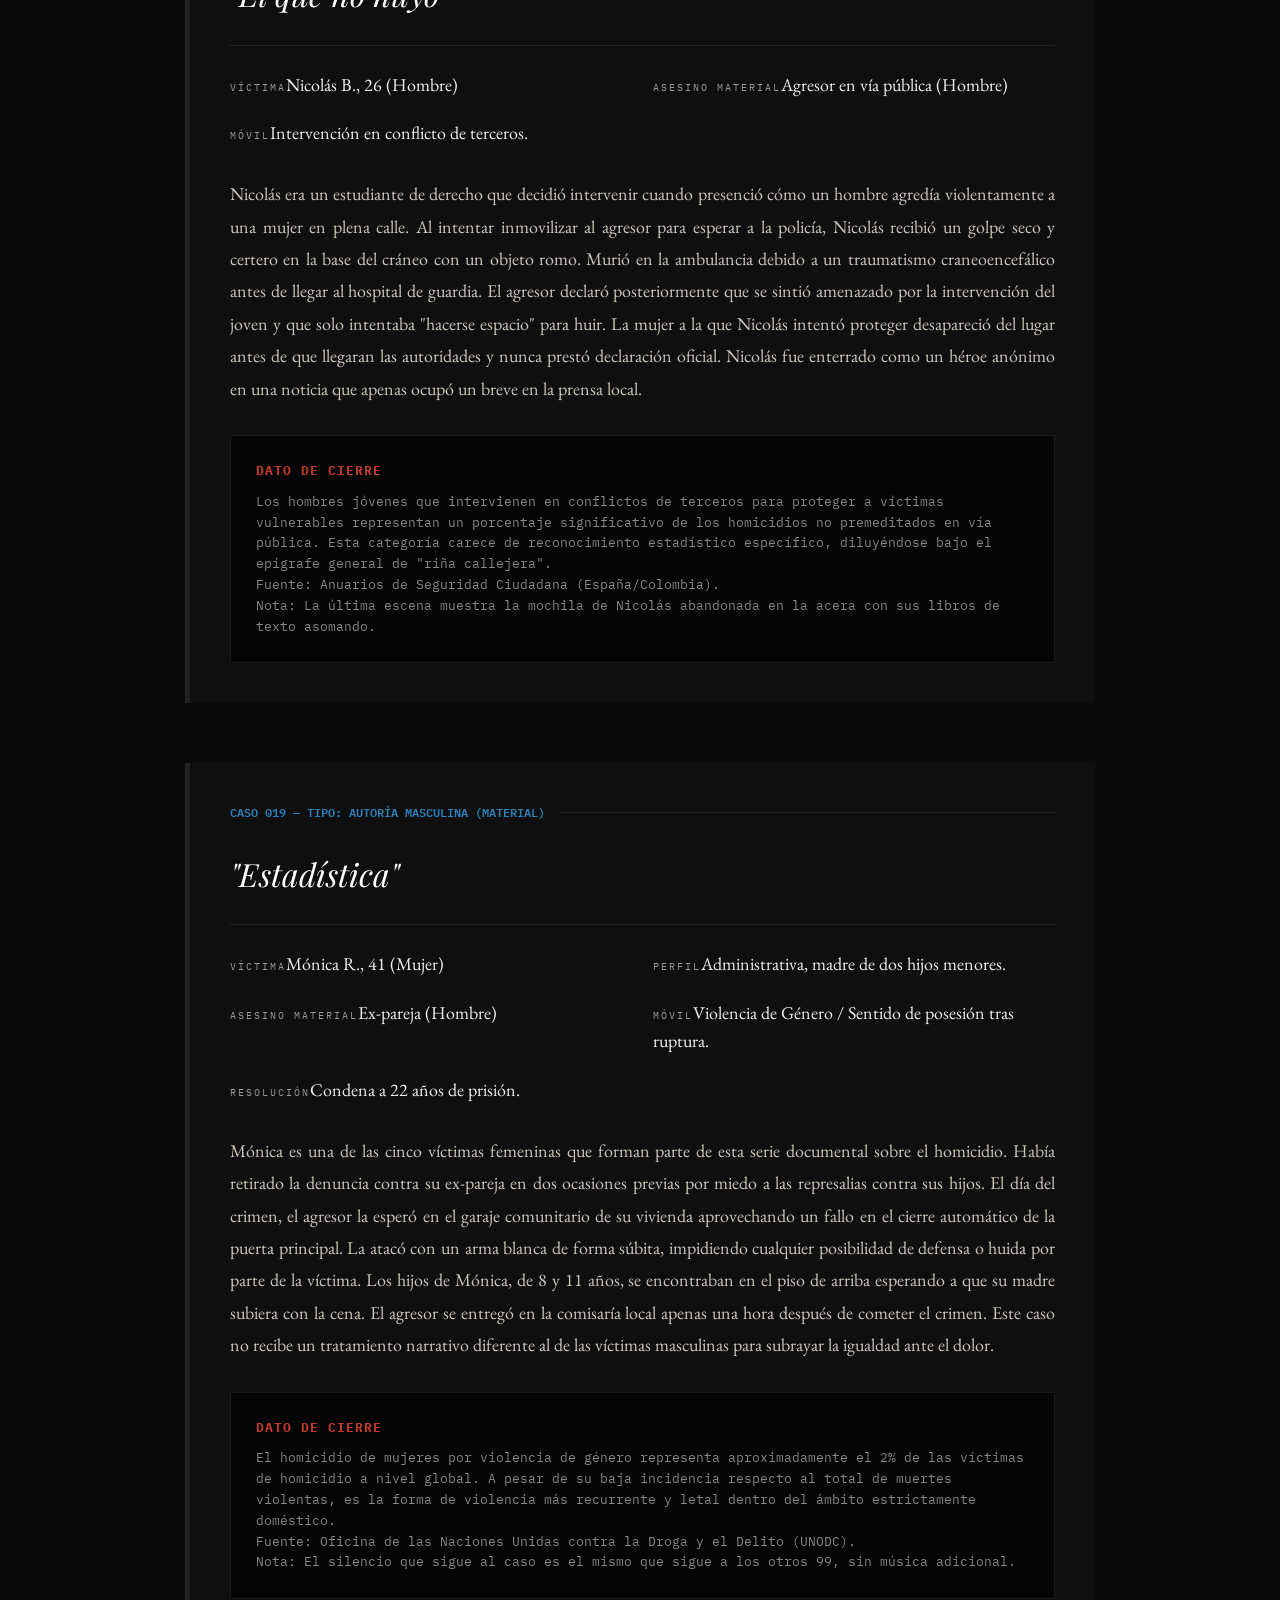
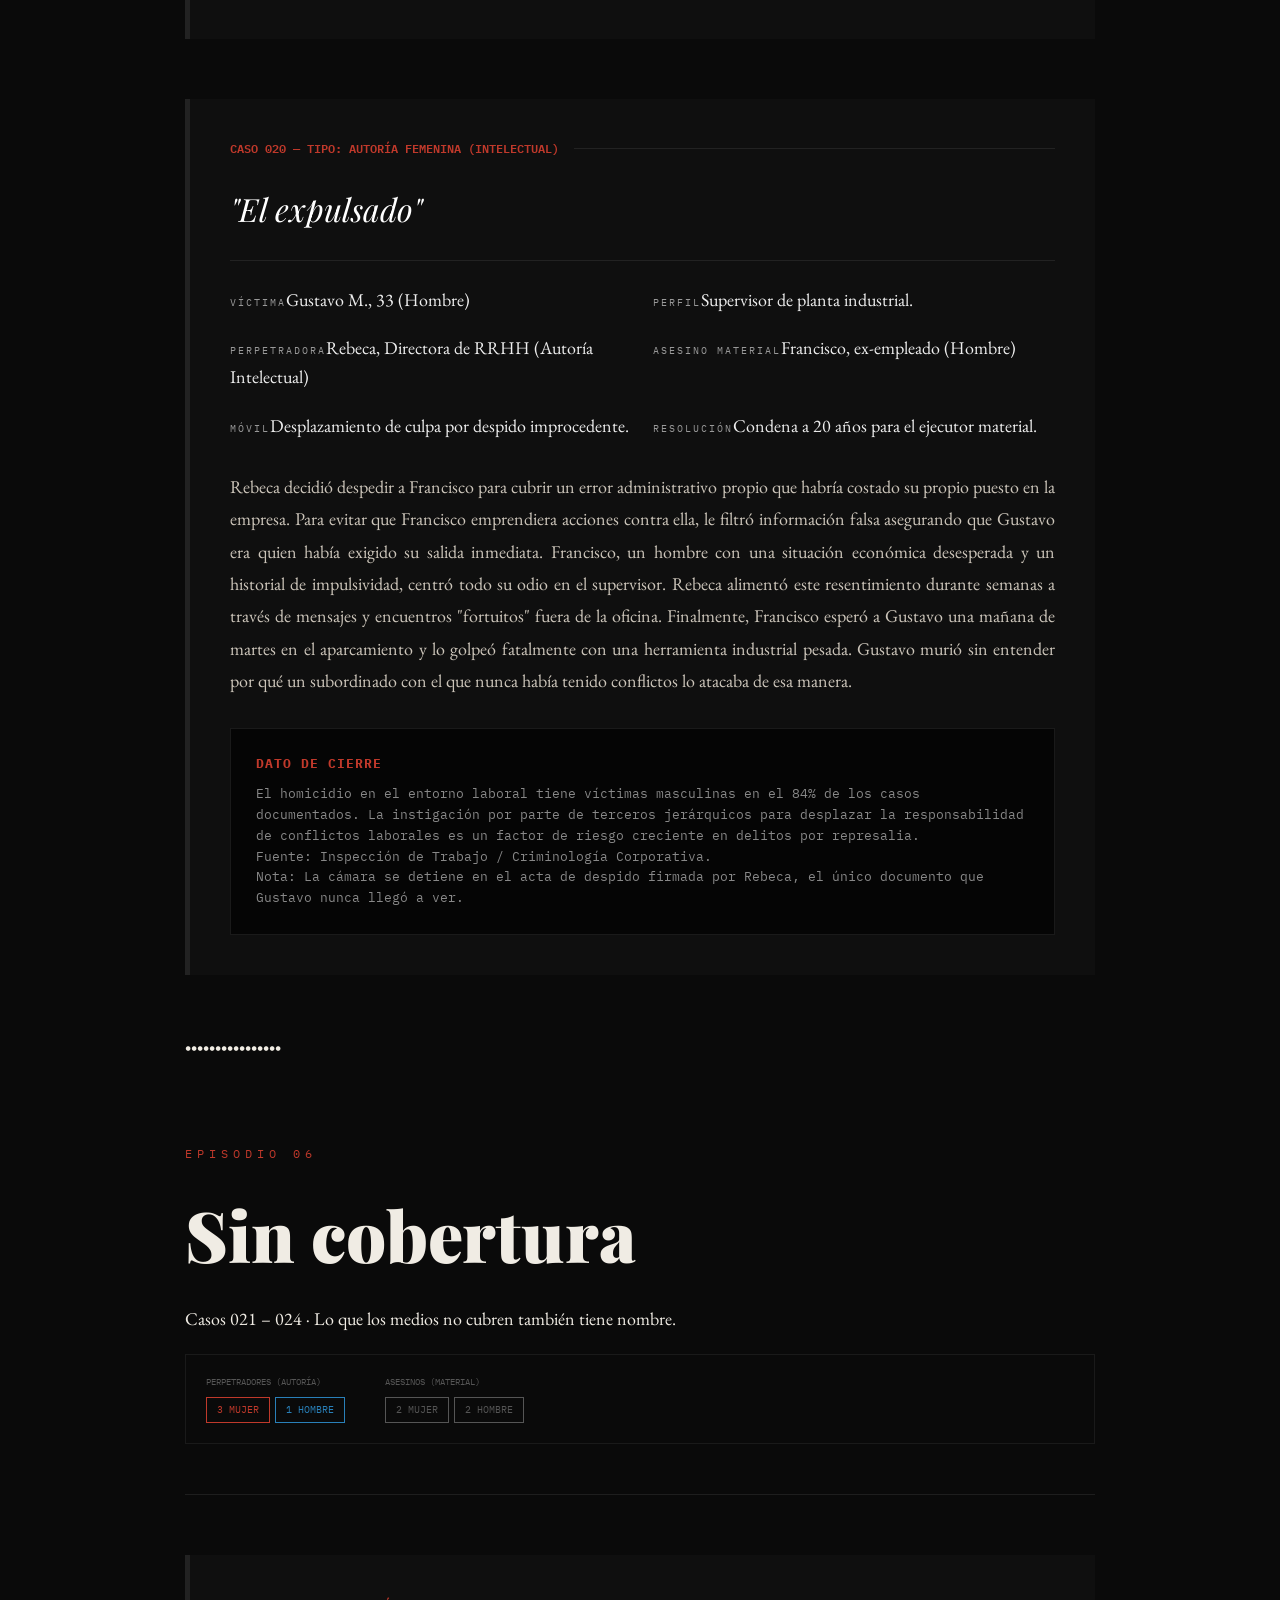
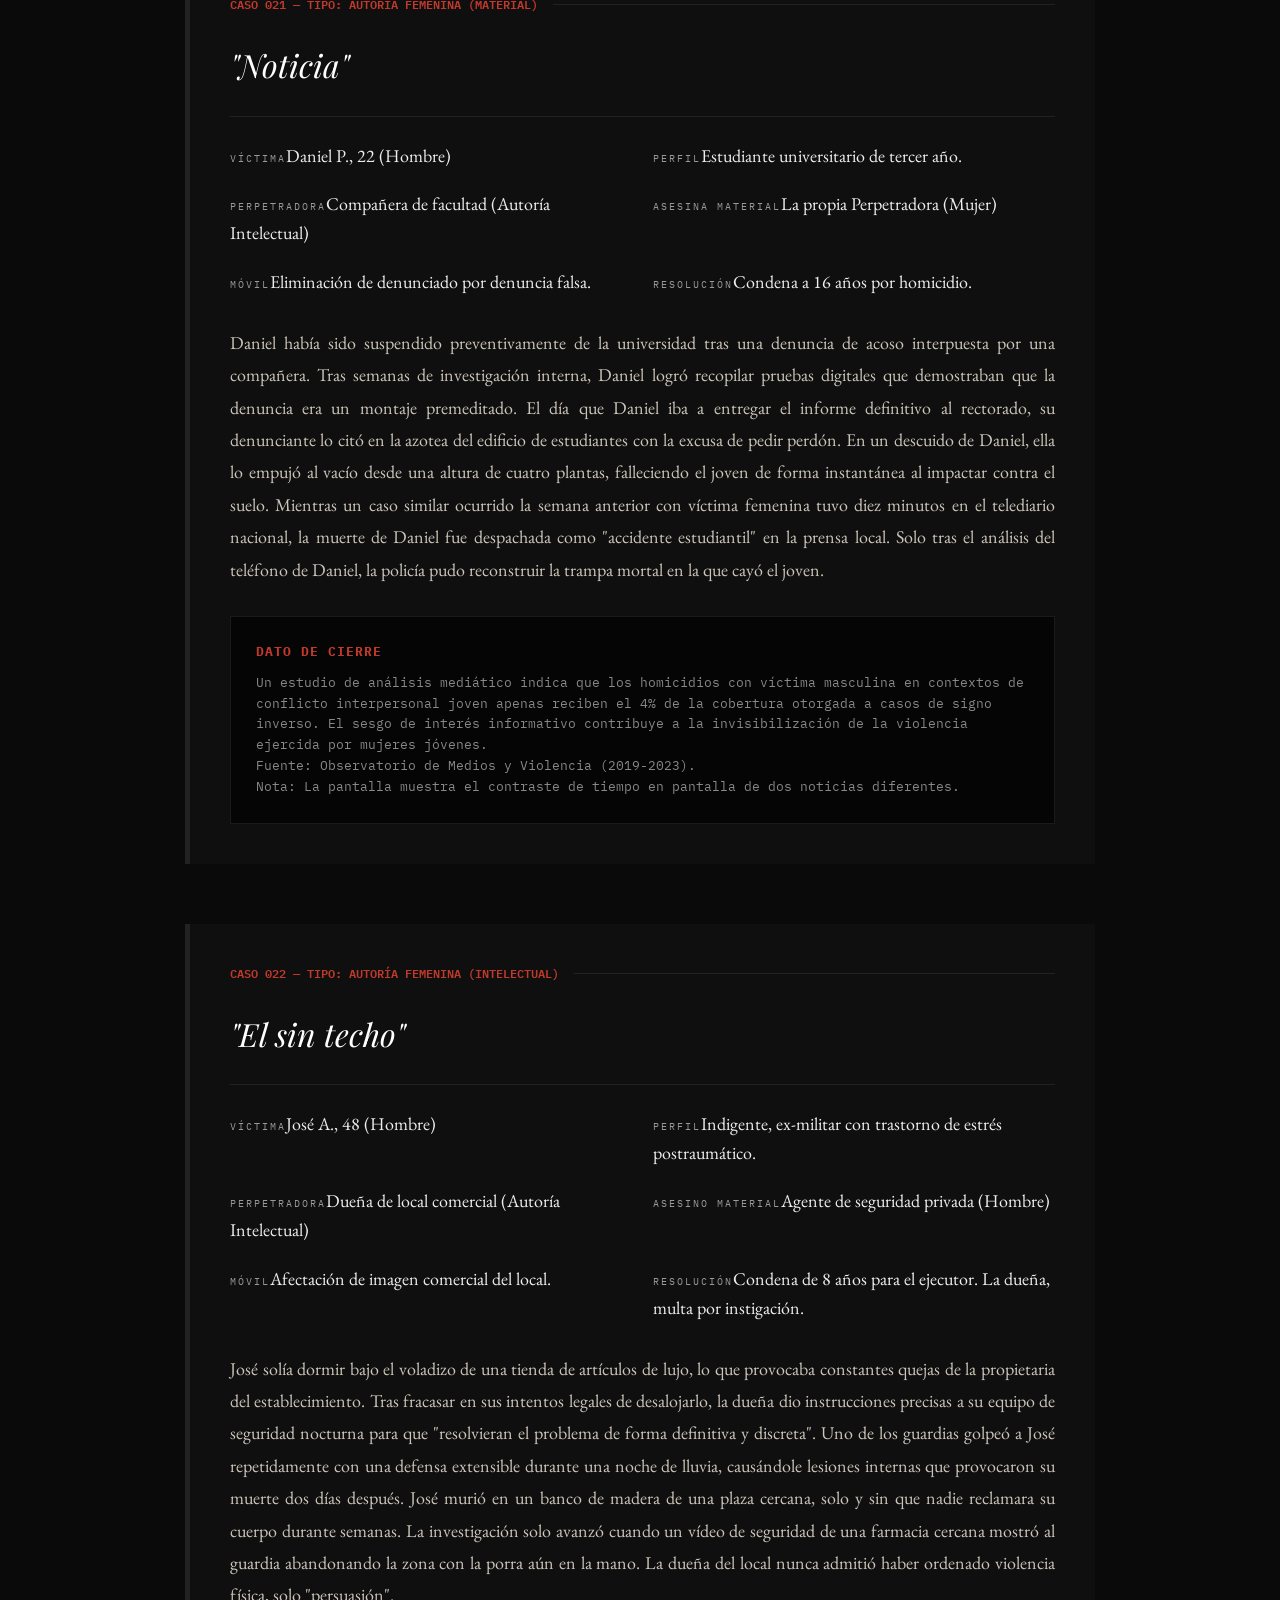
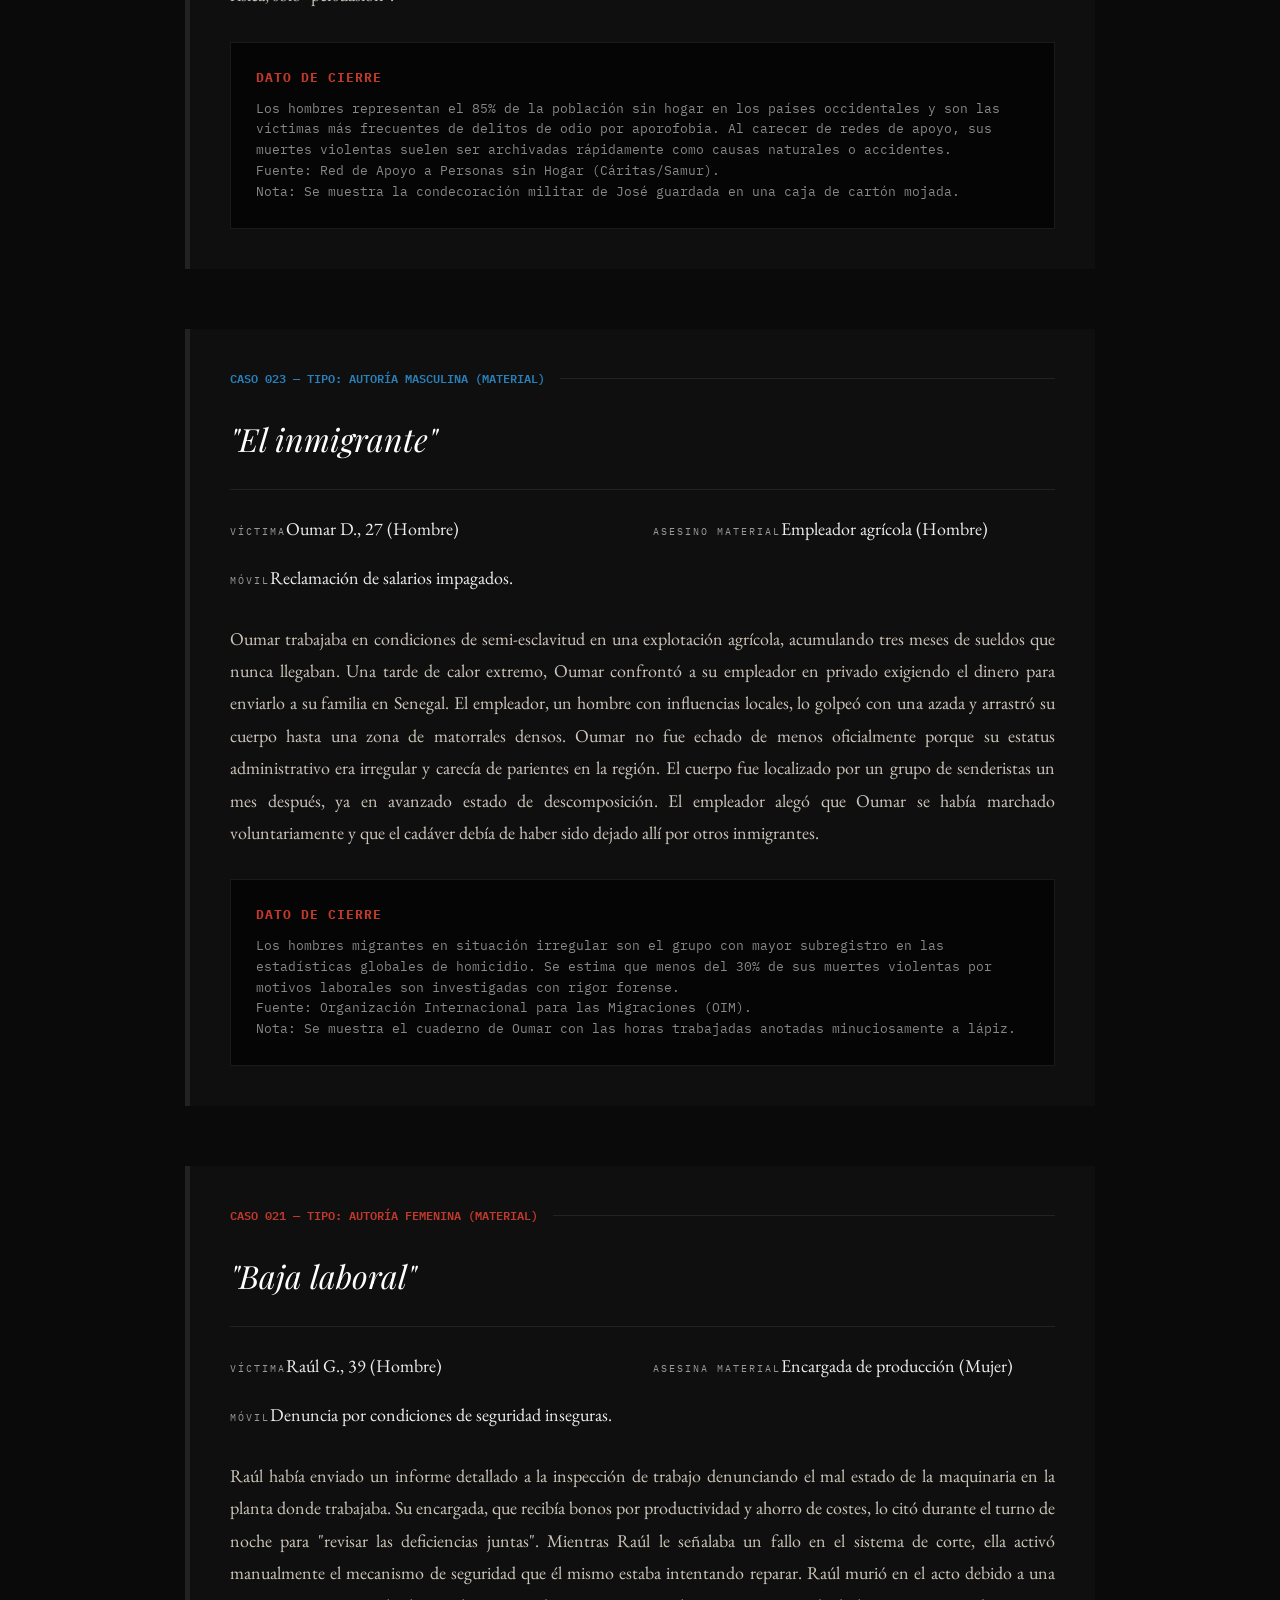
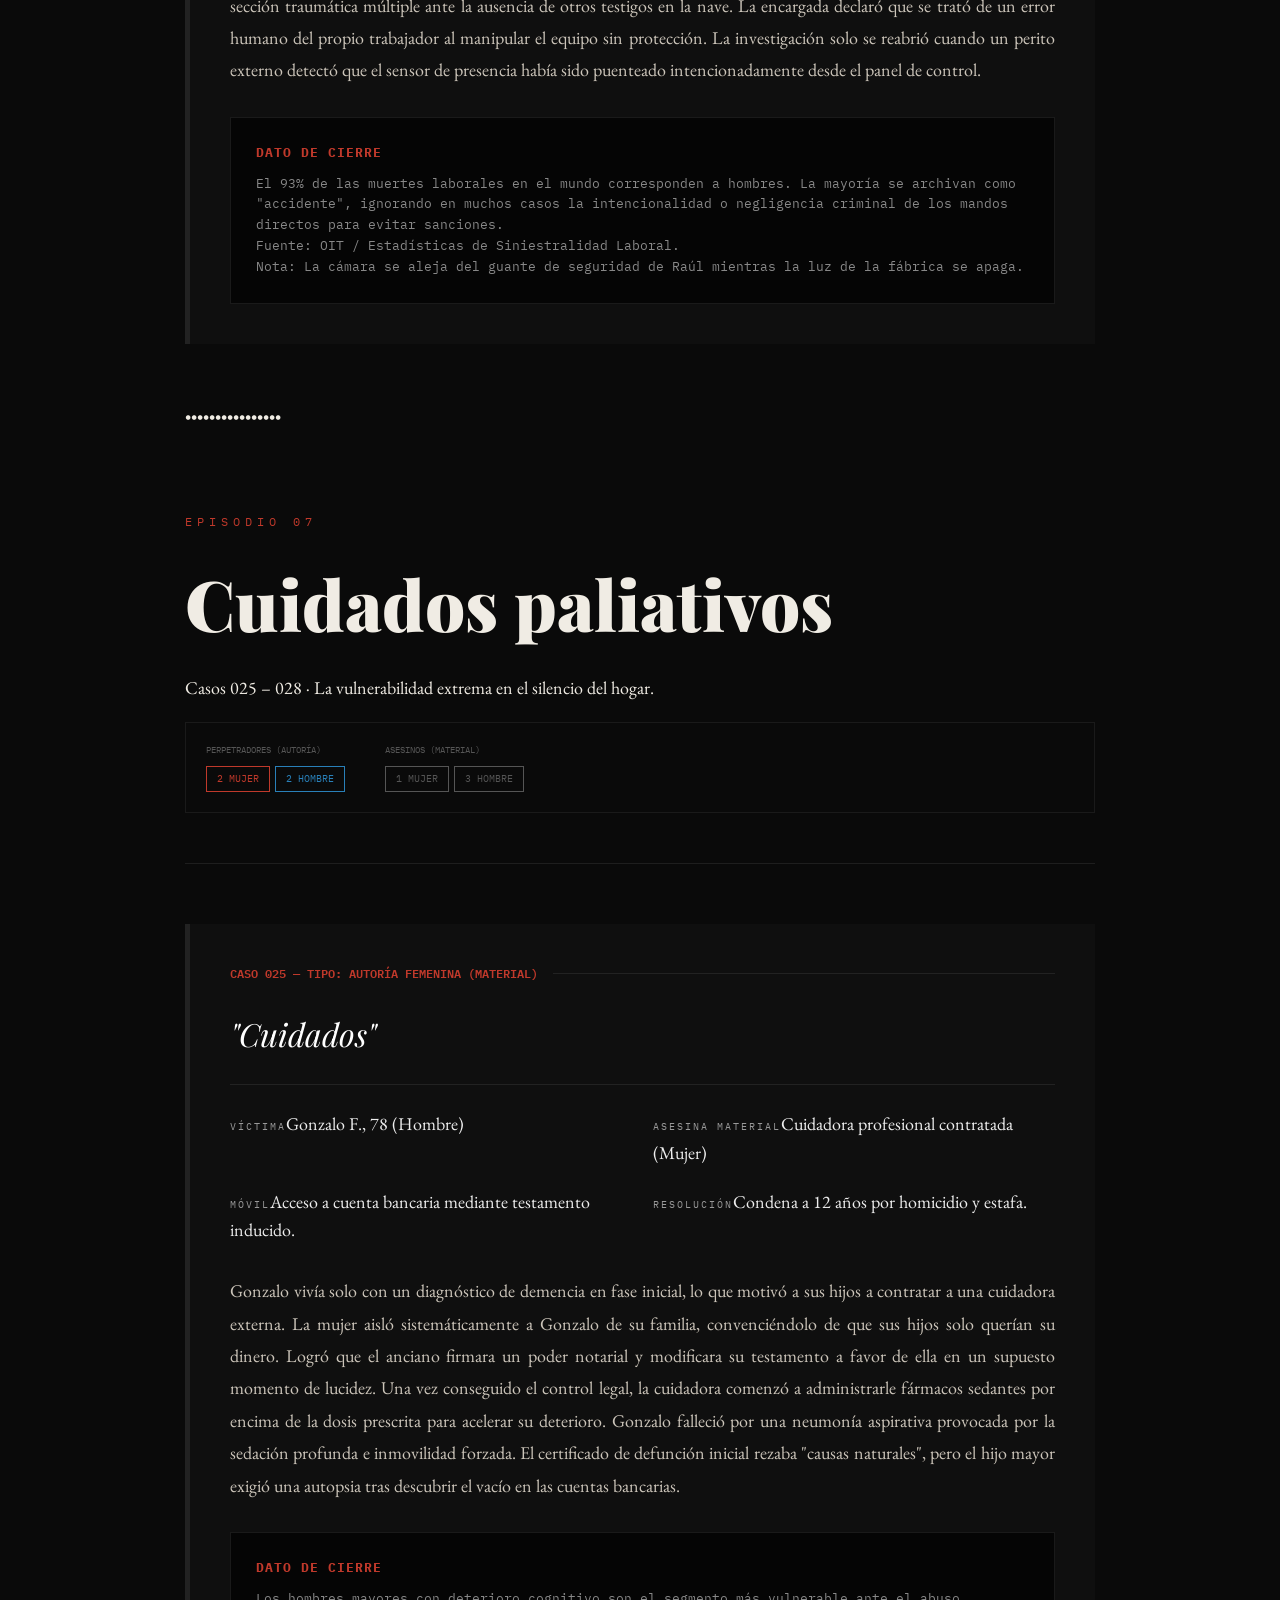
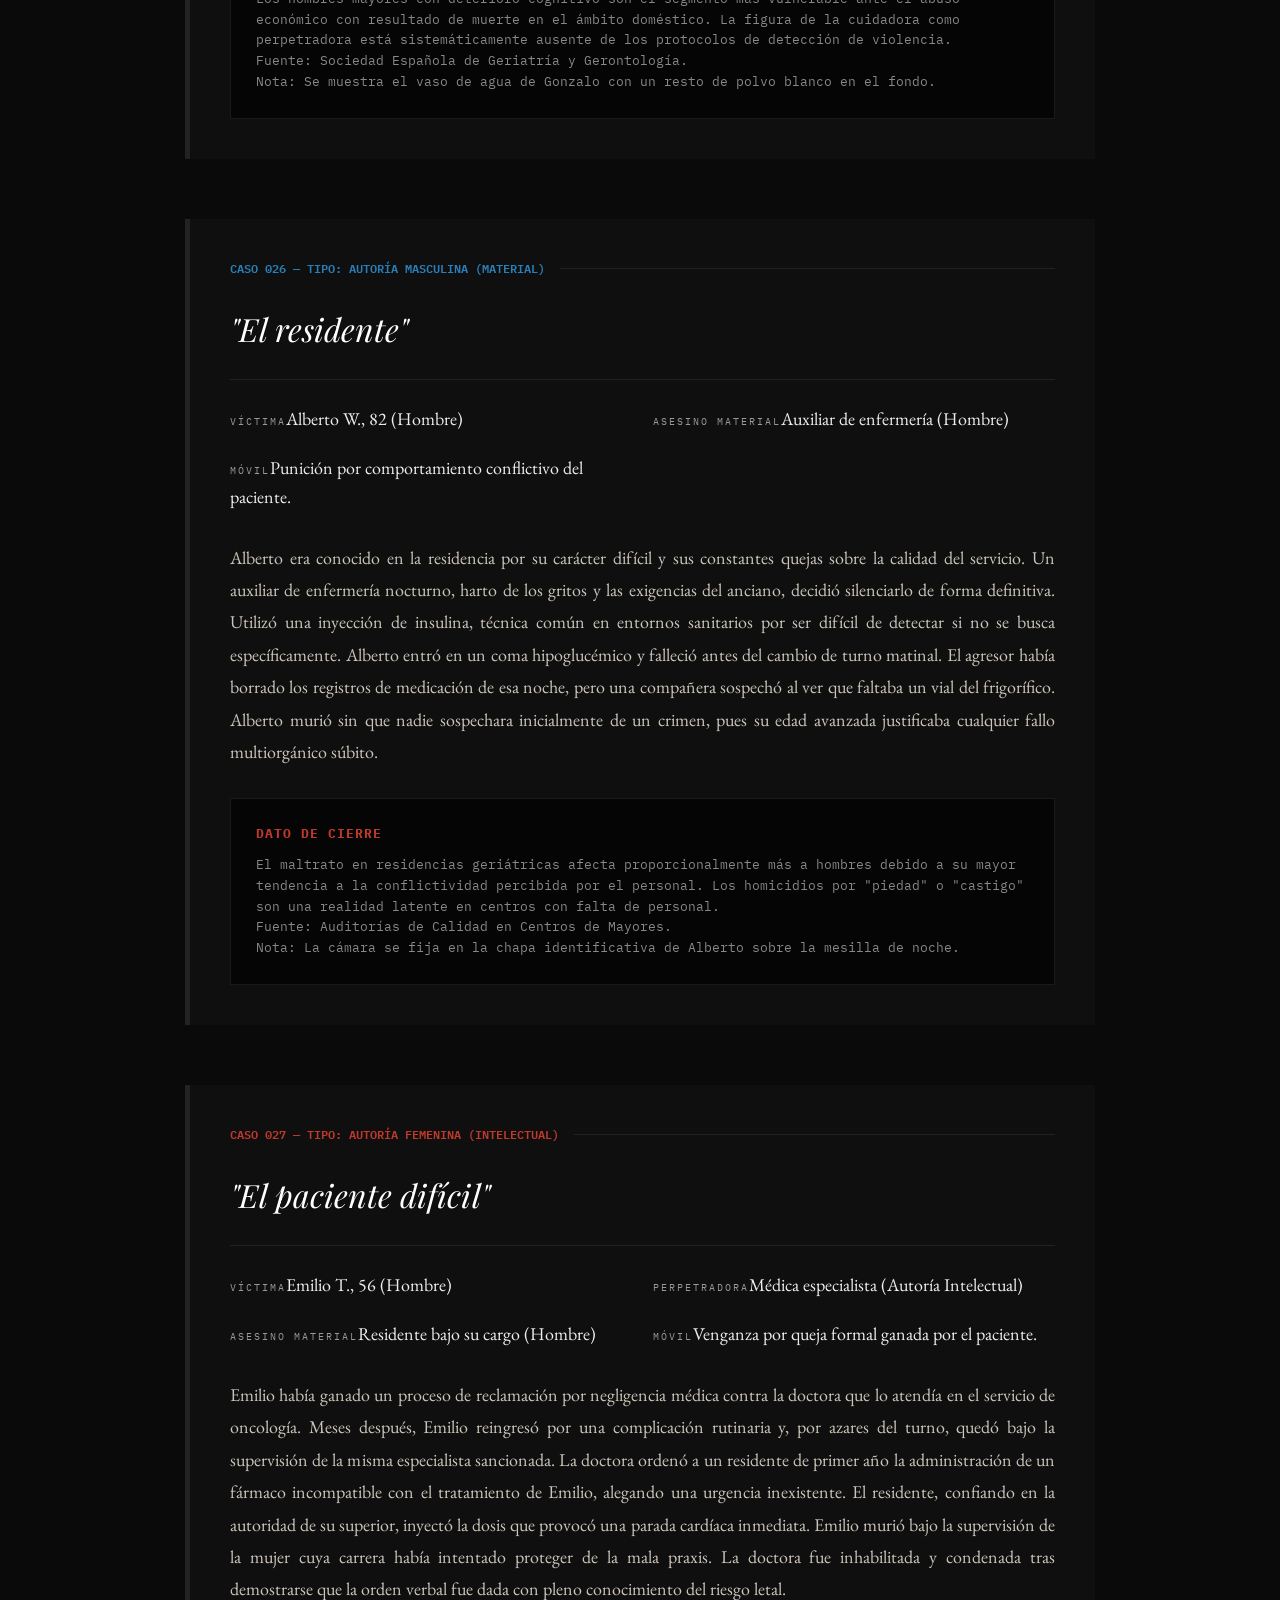
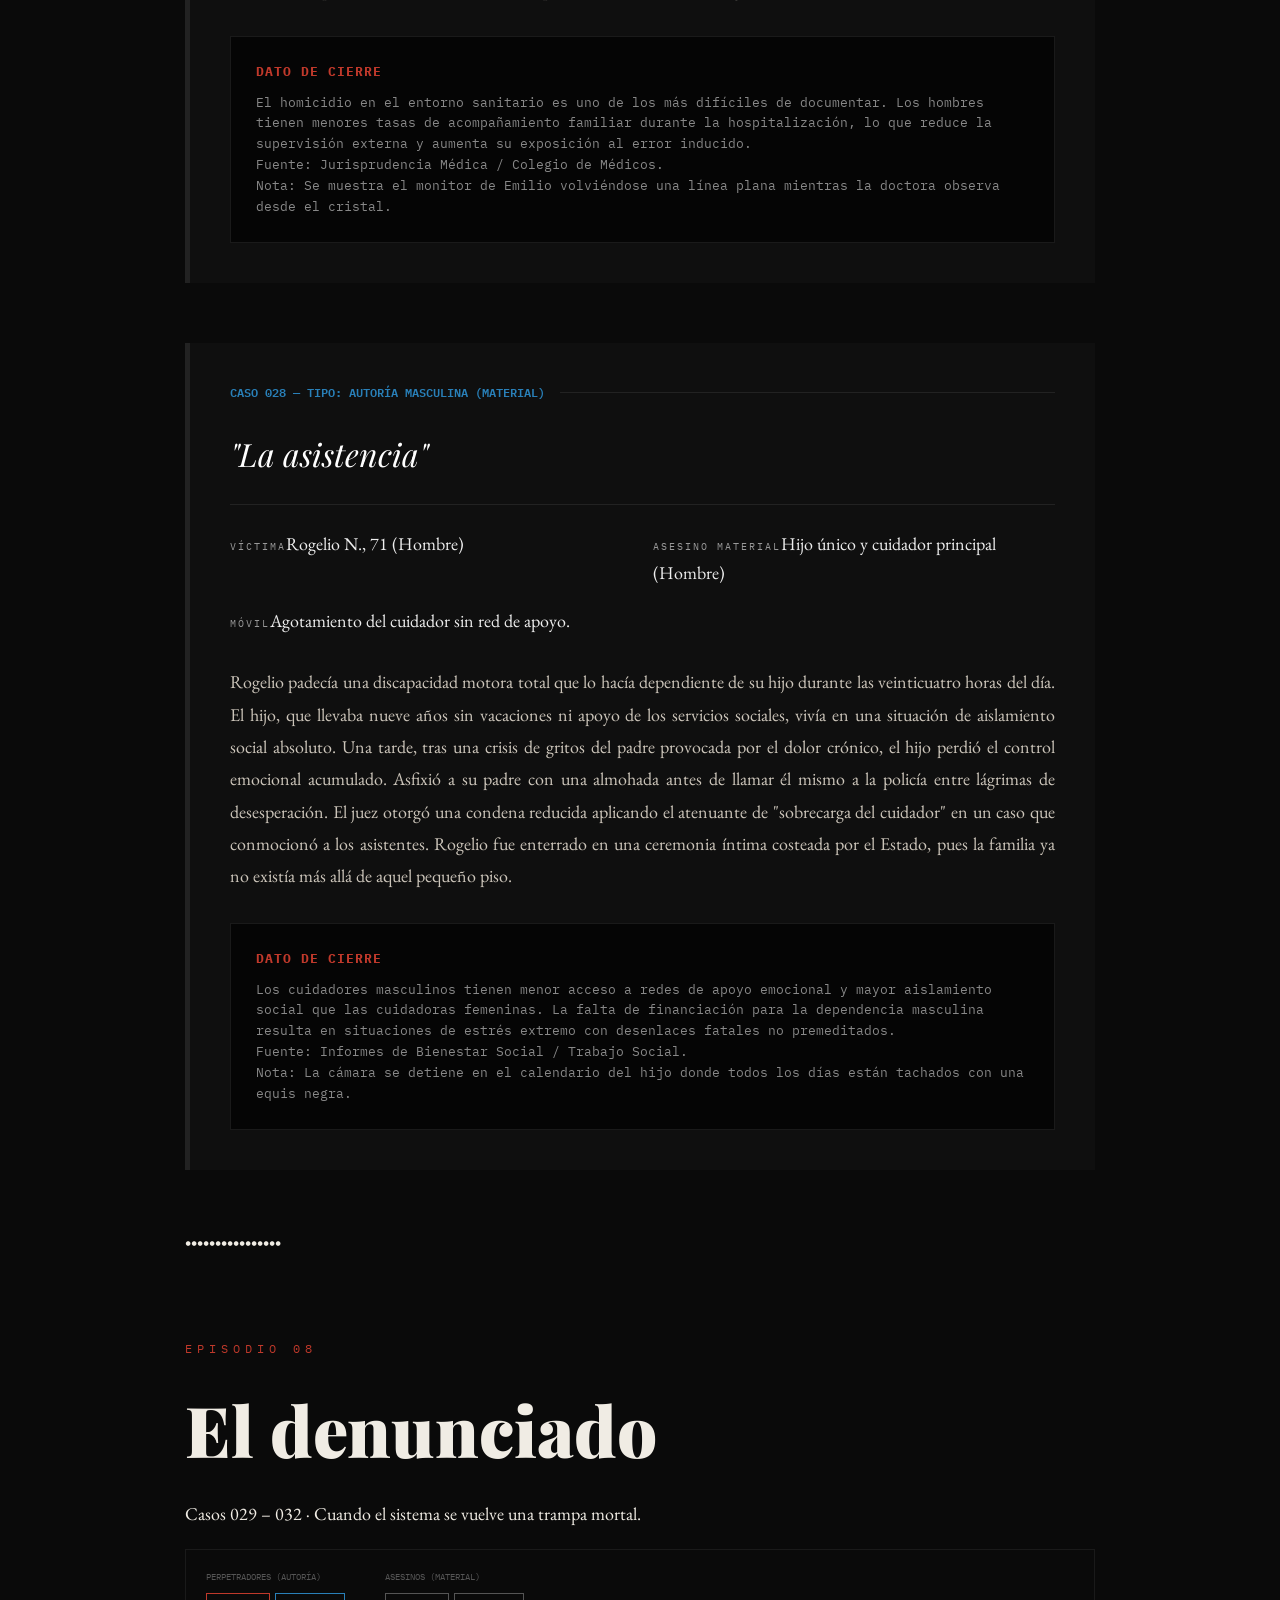
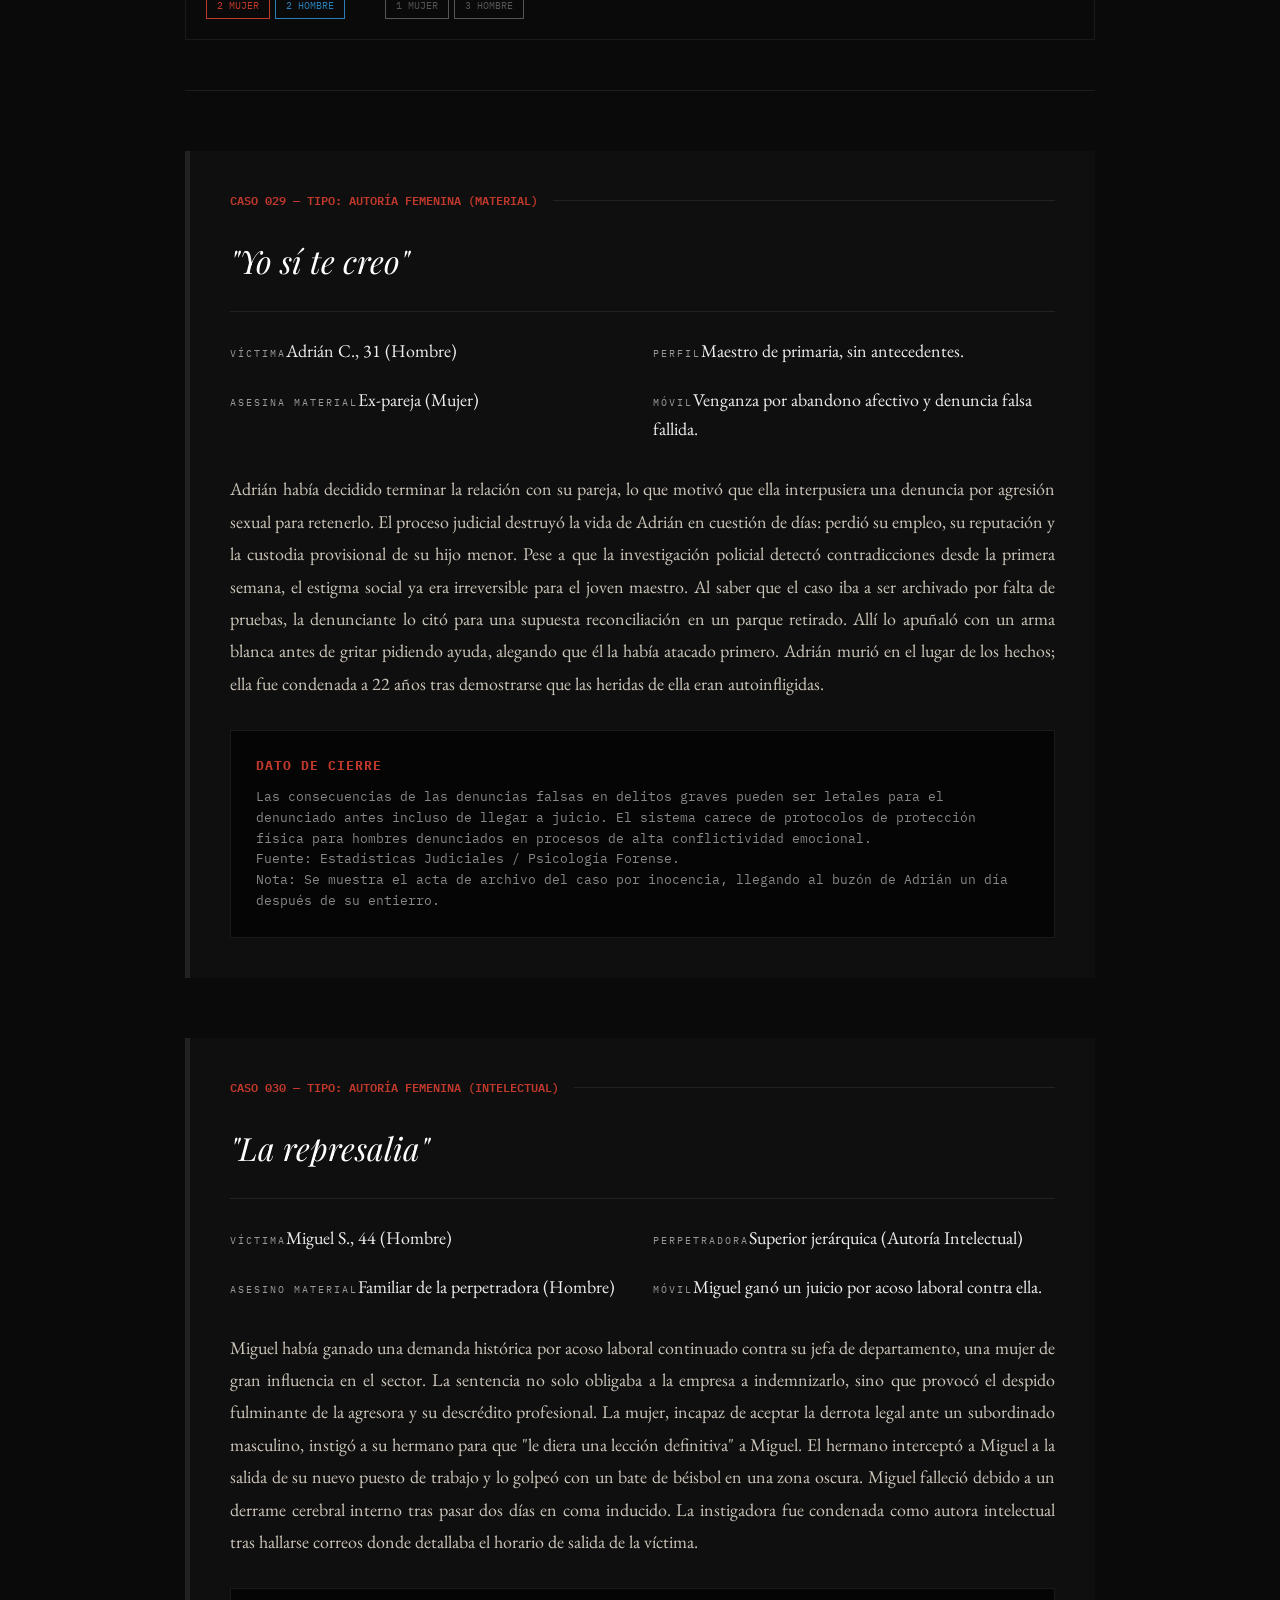
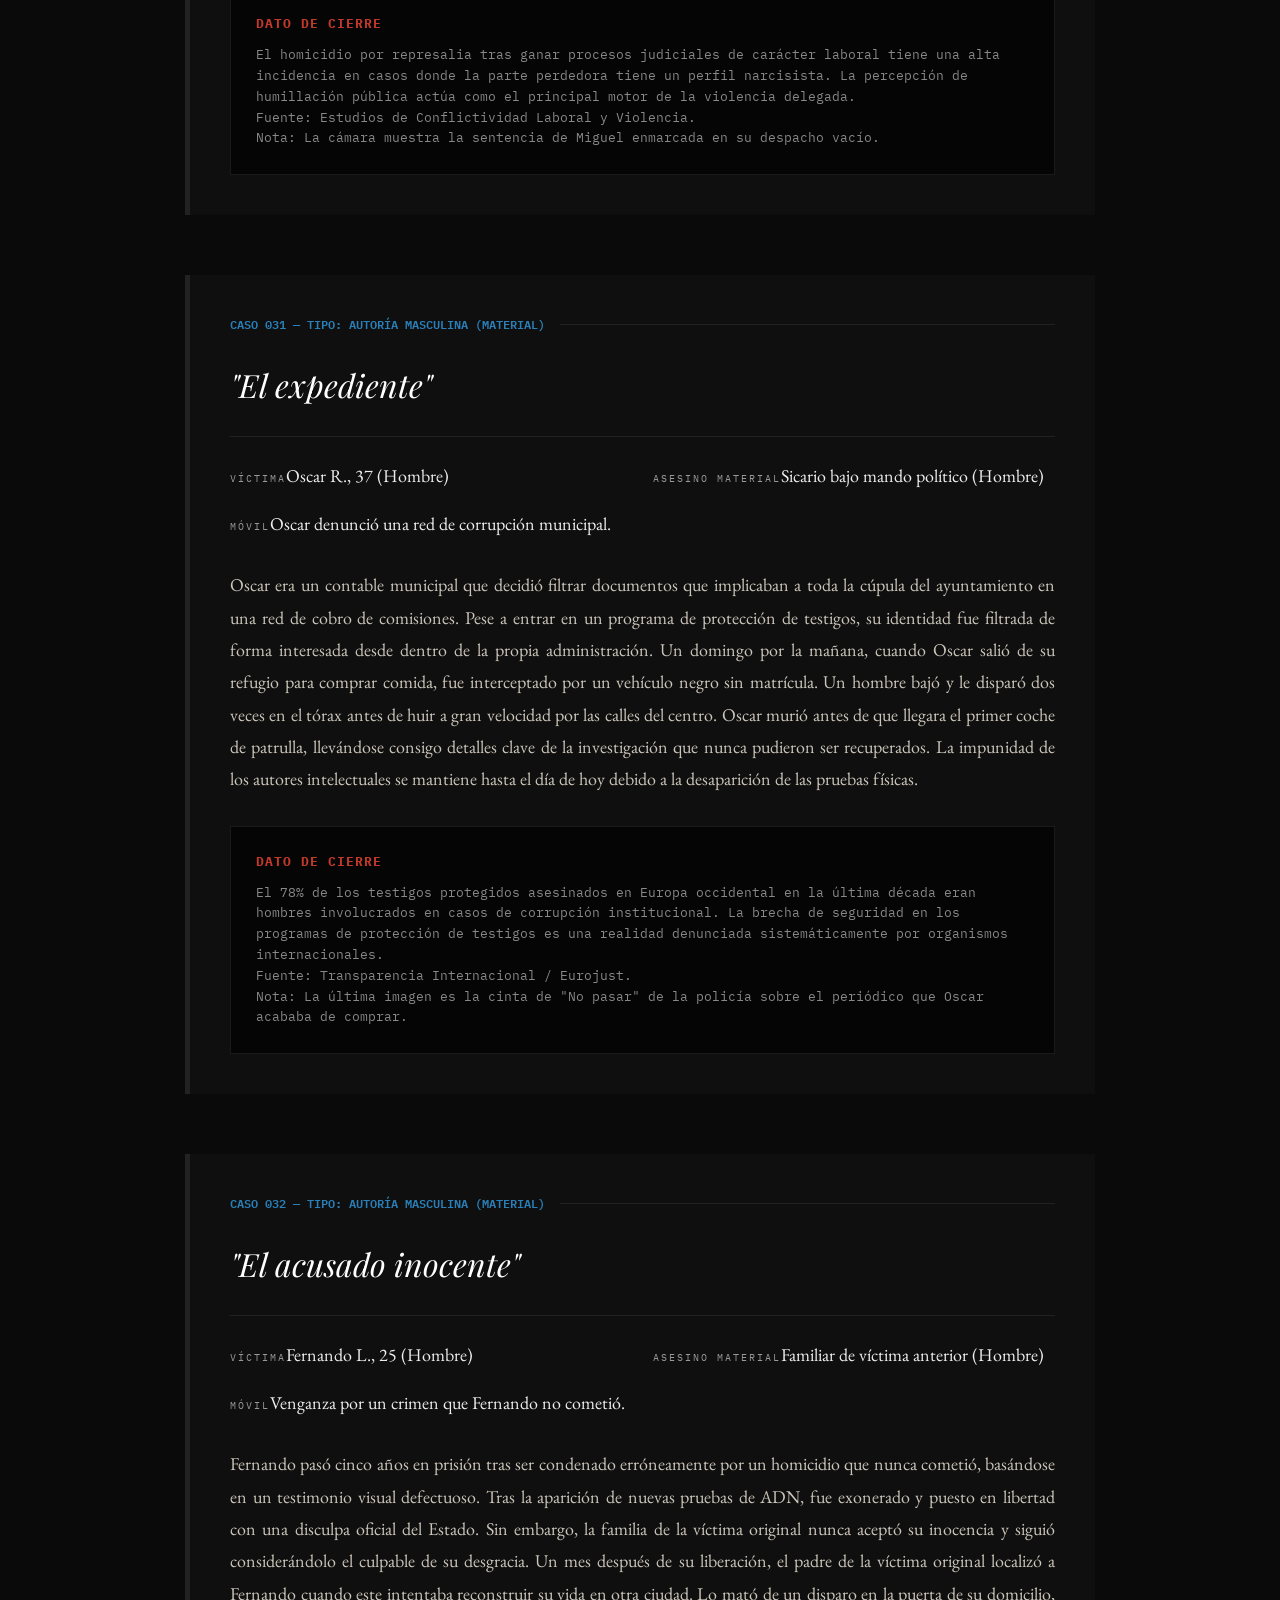
<file: episodios_05_08.html>
<!DOCTYPE html>
<html lang="es">
<head>
<meta charset="UTF-8">
<meta name="viewport" content="width=device-width, initial-scale=1.0">
<title>VÍCTIMA — Biblia de Serie Completa</title>
<link href="https://fonts.googleapis.com/css2?family=Playfair+Display:ital,wght@0,400;0,700;0,900;1,400&family=IBM+Plex+Mono:wght@300;400;500&family=EB+Garamond:ital,wght@0,400;0,500;1,400&display=swap" rel="stylesheet">
<link rel="stylesheet" href="styles.css">
</head>
<body>

<nav class="nav-episodios">
  <div class="nav-grid">
    <a class="nav-ep" href="index.html">INICIO</a>
    <a class="nav-ep" href="episodios_01_04.html">E01-E04</a>
    <a class="nav-ep active" href="episodios_05_08.html">E05-E08</a>
    <a class="nav-ep" href="episodios_09_12.html">E09-E12</a>
    <a class="nav-ep" href="episodios_13_16.html">E13-E16</a>
    <a class="nav-ep" href="episodios_17_20.html">E17-E20</a>
    <a class="nav-ep" href="episodios_21_25.html">E21-E25</a>
  </div>
</nav>

<div class="contenedor">

  <!-- ============================================================ -->
  <!-- EPISODIO 05 -->
  <!-- ============================================================ -->
  <div class="episodio" id="ep05">
    <div class="ep-header">
      <span class="ep-numero">Episodio 05</span>
      <h1 class="ep-titulo">Legítima defensa</h1>
      <span class="ep-subtitulo">Casos 017 – 020 · Cuando el sistema decide quién puede defenderse.</span>
      
      <div class="ep-distribucion">
        <div class="dist-item">
          <span class="dist-label">Perpetradores (Autoría)</span>
          <div style="display:flex; gap:5px;"><span class="badge badge-m">2 Mujer</span><span class="badge badge-h">2 Hombre</span></div>
        </div>
        <div class="dist-item">
          <span class="dist-label">Asesinos (Material)</span>
          <div style="display:flex; gap:5px;"><span class="badge badge-esp">1 Mujer</span><span class="badge badge-esp">3 Hombre</span></div>
        </div>
      </div>
    </div>

    <!-- CASO 017 -->
    <div class="caso">
      <div class="caso-header">
        <span class="caso-num-tipo tipo-m">Caso 017 — TIPO: AUTORÍA FEMENINA (MATERIAL)</span>
        <div class="header-line"></div>
      </div>
      <div class="caso-titulo-nombre">"Absolución"</div>
      <div class="ficha">
        <div class="ficha-item"><span class="ficha-label">Víctima</span><span class="ficha-valor">Ramón E., 29 (Hombre)</span></div>
        <div class="ficha-item"><span class="ficha-label">Perfil</span><span class="ficha-valor">Hostelero, sin antecedentes penales.</span></div>
        <div class="ficha-item"><span class="ficha-label">Perpetradora</span><span class="ficha-valor">Pareja, 27 años (Autoría Intelectual)</span></div>
        <div class="ficha-item"><span class="ficha-label">Asesina Material</span><span class="ficha-valor">La propia Perpetradora (Mujer)</span></div>
        <div class="ficha-item"><span class="ficha-label">Móvil</span><span class="ficha-valor">Celos patológicos y control emocional.</span></div>
        <div class="ficha-item"><span class="ficha-label">Resolución</span><span class="ficha-valor">Absuelta por el jurado.</span></div>
      </div>
      <div class="caso-sinopsis">
        Ramón murió tras recibir dos impactos de bala en su propio domicilio durante una fuerte discusión nocturna. El informe forense original indicaba con claridad que Ramón recibió los impactos por la espalda mientras intentaba abandonar la habitación para evitar el conflicto. La defensa de la perpetradora argumentó con éxito que la disposición del cuerpo era consecuencia de una pelea en movimiento y un estado de pánico insuperable. No existían llamadas previas al 112 ni denuncias de maltrato por ninguna de las partes involucradas. El jurado popular, tras solo cuatro horas de deliberación, aceptó la tesis de la legítima defensa basándose en la diferencia de envergadura física. Ramón pasó a ser una estadística de absolución que la familia nunca pudo comprender ni aceptar judicialmente.
      </div>
      <div class="dato-cierre">
        <strong>Dato de cierre</strong>
        Las mujeres acusadas de homicidio de pareja íntima que invocan legítima defensa tienen tasas de absolución significativamente superiores a los hombres en situaciones forenses equivalentes. El sesgo de género en la percepción de vulnerabilidad influye de manera determinante en el 62% de los veredictos de jurados populares occidentales.
        <div class="nota-narrativa">
          Fuente: Psicología Jurídica y Forense (Universidad de Valencia / UNAM).<br>
          Nota: La cámara muestra el informe forense subrayando la palabra "Espalda" mientras se escucha el veredicto de "No Culpable".
        </div>
      </div>
    </div>

    <!-- CASO 018 -->
    <div class="caso">
      <div class="caso-header">
        <span class="caso-num-tipo tipo-h">Caso 018 — TIPO: AUTORÍA MASCULINA (MATERIAL)</span>
        <div class="header-line"></div>
      </div>
      <div class="caso-titulo-nombre">"El que no huyó"</div>
      <div class="ficha">
        <div class="ficha-item"><span class="ficha-label">Víctima</span><span class="ficha-valor">Nicolás B., 26 (Hombre)</span></div>
        <div class="ficha-item"><span class="ficha-label">Asesino Material</span><span class="ficha-valor">Agresor en vía pública (Hombre)</span></div>
        <div class="ficha-item"><span class="ficha-label">Móvil</span><span class="ficha-valor">Intervención en conflicto de terceros.</span></div>
      </div>
      <div class="caso-sinopsis">
        Nicolás era un estudiante de derecho que decidió intervenir cuando presenció cómo un hombre agredía violentamente a una mujer en plena calle. Al intentar inmovilizar al agresor para esperar a la policía, Nicolás recibió un golpe seco y certero en la base del cráneo con un objeto romo. Murió en la ambulancia debido a un traumatismo craneoencefálico antes de llegar al hospital de guardia. El agresor declaró posteriormente que se sintió amenazado por la intervención del joven y que solo intentaba "hacerse espacio" para huir. La mujer a la que Nicolás intentó proteger desapareció del lugar antes de que llegaran las autoridades y nunca prestó declaración oficial. Nicolás fue enterrado como un héroe anónimo en una noticia que apenas ocupó un breve en la prensa local.
      </div>
      <div class="dato-cierre">
        <strong>Dato de cierre</strong>
        Los hombres jóvenes que intervienen en conflictos de terceros para proteger a víctimas vulnerables representan un porcentaje significativo de los homicidios no premeditados en vía pública. Esta categoría carece de reconocimiento estadístico específico, diluyéndose bajo el epígrafe general de "riña callejera".
        <div class="nota-narrativa">
          Fuente: Anuarios de Seguridad Ciudadana (España/Colombia).<br>
          Nota: La última escena muestra la mochila de Nicolás abandonada en la acera con sus libros de texto asomando.
        </div>
      </div>
    </div>

    <!-- CASO 019 -->
    <div class="caso">
      <div class="caso-header">
        <span class="caso-num-tipo tipo-h">Caso 019 — TIPO: AUTORÍA MASCULINA (MATERIAL)</span>
        <div class="header-line"></div>
      </div>
      <div class="caso-titulo-nombre">"Estadística"</div>
      <div class="ficha">
        <div class="ficha-item"><span class="ficha-label">Víctima</span><span class="ficha-valor">Mónica R., 41 (Mujer)</span></div>
        <div class="ficha-item"><span class="ficha-label">Perfil</span><span class="ficha-valor">Administrativa, madre de dos hijos menores.</span></div>
        <div class="ficha-item"><span class="ficha-label">Asesino Material</span><span class="ficha-valor">Ex-pareja (Hombre)</span></div>
        <div class="ficha-item"><span class="ficha-label">Móvil</span><span class="ficha-valor">Violencia de Género / Sentido de posesión tras ruptura.</span></div>
        <div class="ficha-item"><span class="ficha-label">Resolución</span><span class="ficha-valor">Condena a 22 años de prisión.</span></div>
      </div>
      <div class="caso-sinopsis">
        Mónica es una de las cinco víctimas femeninas que forman parte de esta serie documental sobre el homicidio. Había retirado la denuncia contra su ex-pareja en dos ocasiones previas por miedo a las represalias contra sus hijos. El día del crimen, el agresor la esperó en el garaje comunitario de su vivienda aprovechando un fallo en el cierre automático de la puerta principal. La atacó con un arma blanca de forma súbita, impidiendo cualquier posibilidad de defensa o huida por parte de la víctima. Los hijos de Mónica, de 8 y 11 años, se encontraban en el piso de arriba esperando a que su madre subiera con la cena. El agresor se entregó en la comisaría local apenas una hora después de cometer el crimen. Este caso no recibe un tratamiento narrativo diferente al de las víctimas masculinas para subrayar la igualdad ante el dolor.
      </div>
      <div class="dato-cierre">
        <strong>Dato de cierre</strong>
        El homicidio de mujeres por violencia de género representa aproximadamente el 2% de las víctimas de homicidio a nivel global. A pesar de su baja incidencia respecto al total de muertes violentas, es la forma de violencia más recurrente y letal dentro del ámbito estrictamente doméstico.
        <div class="nota-narrativa">
          Fuente: Oficina de las Naciones Unidas contra la Droga y el Delito (UNODC).<br>
          Nota: El silencio que sigue al caso es el mismo que sigue a los otros 99, sin música adicional.
        </div>
      </div>
    </div>

    <!-- CASO 020 -->
    <div class="caso">
      <div class="caso-header">
        <span class="caso-num-tipo tipo-m">Caso 020 — TIPO: AUTORÍA FEMENINA (INTELECTUAL)</span>
        <div class="header-line"></div>
      </div>
      <div class="caso-titulo-nombre">"El expulsado"</div>
      <div class="ficha">
        <div class="ficha-item"><span class="ficha-label">Víctima</span><span class="ficha-valor">Gustavo M., 33 (Hombre)</span></div>
        <div class="ficha-item"><span class="ficha-label">Perfil</span><span class="ficha-valor">Supervisor de planta industrial.</span></div>
        <div class="ficha-item"><span class="ficha-label">Perpetradora</span><span class="ficha-valor">Rebeca, Directora de RRHH (Autoría Intelectual)</span></div>
        <div class="ficha-item"><span class="ficha-label">Asesino Material</span><span class="ficha-valor">Francisco, ex-empleado (Hombre)</span></div>
        <div class="ficha-item"><span class="ficha-label">Móvil</span><span class="ficha-valor">Desplazamiento de culpa por despido improcedente.</span></div>
        <div class="ficha-item"><span class="ficha-label">Resolución</span><span class="ficha-valor">Condena a 20 años para el ejecutor material.</span></div>
      </div>
      <div class="caso-sinopsis">
        Rebeca decidió despedir a Francisco para cubrir un error administrativo propio que habría costado su propio puesto en la empresa. Para evitar que Francisco emprendiera acciones contra ella, le filtró información falsa asegurando que Gustavo era quien había exigido su salida inmediata. Francisco, un hombre con una situación económica desesperada y un historial de impulsividad, centró todo su odio en el supervisor. Rebeca alimentó este resentimiento durante semanas a través de mensajes y encuentros "fortuitos" fuera de la oficina. Finalmente, Francisco esperó a Gustavo una mañana de martes en el aparcamiento y lo golpeó fatalmente con una herramienta industrial pesada. Gustavo murió sin entender por qué un subordinado con el que nunca había tenido conflictos lo atacaba de esa manera.
      </div>
      <div class="dato-cierre">
        <strong>Dato de cierre</strong>
        El homicidio en el entorno laboral tiene víctimas masculinas en el 84% de los casos documentados. La instigación por parte de terceros jerárquicos para desplazar la responsabilidad de conflictos laborales es un factor de riesgo creciente en delitos por represalia.
        <div class="nota-narrativa">
          Fuente: Inspección de Trabajo / Criminología Corporativa.<br>
          Nota: La cámara se detiene en el acta de despido firmada por Rebeca, el único documento que Gustavo nunca llegó a ver.
        </div>
      </div>
    </div>
  </div>

  <div class="divisor-bloque">••••••••••••••••</div>

  <!-- ============================================================ -->
  <!-- EPISODIO 06 -->
  <!-- ============================================================ -->
  <div class="episodio" id="ep06">
    <div class="ep-header">
      <span class="ep-numero">Episodio 06</span>
      <h1 class="ep-titulo">Sin cobertura</h1>
      <span class="ep-subtitulo">Casos 021 – 024 · Lo que los medios no cubren también tiene nombre.</span>
      
      <div class="ep-distribucion">
        <div class="dist-item">
          <span class="dist-label">Perpetradores (Autoría)</span>
          <div style="display:flex; gap:5px;"><span class="badge badge-m">3 Mujer</span><span class="badge badge-h">1 Hombre</span></div>
        </div>
        <div class="dist-item">
          <span class="dist-label">Asesinos (Material)</span>
          <div style="display:flex; gap:5px;"><span class="badge badge-esp">2 Mujer</span><span class="badge badge-esp">2 Hombre</span></div>
        </div>
      </div>
    </div>

    <!-- CASO 021 -->
    <div class="caso">
      <div class="caso-header">
        <span class="caso-num-tipo tipo-m">Caso 021 — TIPO: AUTORÍA FEMENINA (MATERIAL)</span>
        <div class="header-line"></div>
      </div>
      <div class="caso-titulo-nombre">"Noticia"</div>
      <div class="ficha">
        <div class="ficha-item"><span class="ficha-label">Víctima</span><span class="ficha-valor">Daniel P., 22 (Hombre)</span></div>
        <div class="ficha-item"><span class="ficha-label">Perfil</span><span class="ficha-valor">Estudiante universitario de tercer año.</span></div>
        <div class="ficha-item"><span class="ficha-label">Perpetradora</span><span class="ficha-valor">Compañera de facultad (Autoría Intelectual)</span></div>
        <div class="ficha-item"><span class="ficha-label">Asesina Material</span><span class="ficha-valor">La propia Perpetradora (Mujer)</span></div>
        <div class="ficha-item"><span class="ficha-label">Móvil</span><span class="ficha-valor">Eliminación de denunciado por denuncia falsa.</span></div>
        <div class="ficha-item"><span class="ficha-label">Resolución</span><span class="ficha-valor">Condena a 16 años por homicidio.</span></div>
      </div>
      <div class="caso-sinopsis">
        Daniel había sido suspendido preventivamente de la universidad tras una denuncia de acoso interpuesta por una compañera. Tras semanas de investigación interna, Daniel logró recopilar pruebas digitales que demostraban que la denuncia era un montaje premeditado. El día que Daniel iba a entregar el informe definitivo al rectorado, su denunciante lo citó en la azotea del edificio de estudiantes con la excusa de pedir perdón. En un descuido de Daniel, ella lo empujó al vacío desde una altura de cuatro plantas, falleciendo el joven de forma instantánea al impactar contra el suelo. Mientras un caso similar ocurrido la semana anterior con víctima femenina tuvo diez minutos en el telediario nacional, la muerte de Daniel fue despachada como "accidente estudiantil" en la prensa local. Solo tras el análisis del teléfono de Daniel, la policía pudo reconstruir la trampa mortal en la que cayó el joven.
      </div>
      <div class="dato-cierre">
        <strong>Dato de cierre</strong>
        Un estudio de análisis mediático indica que los homicidios con víctima masculina en contextos de conflicto interpersonal joven apenas reciben el 4% de la cobertura otorgada a casos de signo inverso. El sesgo de interés informativo contribuye a la invisibilización de la violencia ejercida por mujeres jóvenes.
        <div class="nota-narrativa">
          Fuente: Observatorio de Medios y Violencia (2019-2023).<br>
          Nota: La pantalla muestra el contraste de tiempo en pantalla de dos noticias diferentes.
        </div>
      </div>
    </div>

    <!-- CASO 022 -->
    <div class="caso">
      <div class="caso-header">
        <span class="caso-num-tipo tipo-m">Caso 022 — TIPO: AUTORÍA FEMENINA (INTELECTUAL)</span>
        <div class="header-line"></div>
      </div>
      <div class="caso-titulo-nombre">"El sin techo"</div>
      <div class="ficha">
        <div class="ficha-item"><span class="ficha-label">Víctima</span><span class="ficha-valor">José A., 48 (Hombre)</span></div>
        <div class="ficha-item"><span class="ficha-label">Perfil</span><span class="ficha-valor">Indigente, ex-militar con trastorno de estrés postraumático.</span></div>
        <div class="ficha-item"><span class="ficha-label">Perpetradora</span><span class="ficha-valor">Dueña de local comercial (Autoría Intelectual)</span></div>
        <div class="ficha-item"><span class="ficha-label">Asesino Material</span><span class="ficha-valor">Agente de seguridad privada (Hombre)</span></div>
        <div class="ficha-item"><span class="ficha-label">Móvil</span><span class="ficha-valor">Afectación de imagen comercial del local.</span></div>
        <div class="ficha-item"><span class="ficha-label">Resolución</span><span class="ficha-valor">Condena de 8 años para el ejecutor. La dueña, multa por instigación.</span></div>
      </div>
      <div class="caso-sinopsis">
        José solía dormir bajo el voladizo de una tienda de artículos de lujo, lo que provocaba constantes quejas de la propietaria del establecimiento. Tras fracasar en sus intentos legales de desalojarlo, la dueña dio instrucciones precisas a su equipo de seguridad nocturna para que "resolvieran el problema de forma definitiva y discreta". Uno de los guardias golpeó a José repetidamente con una defensa extensible durante una noche de lluvia, causándole lesiones internas que provocaron su muerte dos días después. José murió en un banco de madera de una plaza cercana, solo y sin que nadie reclamara su cuerpo durante semanas. La investigación solo avanzó cuando un vídeo de seguridad de una farmacia cercana mostró al guardia abandonando la zona con la porra aún en la mano. La dueña del local nunca admitió haber ordenado violencia física, solo "persuasión".
      </div>
      <div class="dato-cierre">
        <strong>Dato de cierre</strong>
        Los hombres representan el 85% de la población sin hogar en los países occidentales y son las víctimas más frecuentes de delitos de odio por aporofobia. Al carecer de redes de apoyo, sus muertes violentas suelen ser archivadas rápidamente como causas naturales o accidentes.
        <div class="nota-narrativa">
          Fuente: Red de Apoyo a Personas sin Hogar (Cáritas/Samur).<br>
          Nota: Se muestra la condecoración militar de José guardada en una caja de cartón mojada.
        </div>
      </div>
    </div>

    <!-- CASO 023 -->
    <div class="caso">
      <div class="caso-header">
        <span class="caso-num-tipo tipo-h">Caso 023 — TIPO: AUTORÍA MASCULINA (MATERIAL)</span>
        <div class="header-line"></div>
      </div>
      <div class="caso-titulo-nombre">"El inmigrante"</div>
      <div class="ficha">
        <div class="ficha-item"><span class="ficha-label">Víctima</span><span class="ficha-valor">Oumar D., 27 (Hombre)</span></div>
        <div class="ficha-item"><span class="ficha-label">Asesino Material</span><span class="ficha-valor">Empleador agrícola (Hombre)</span></div>
        <div class="ficha-item"><span class="ficha-label">Móvil</span><span class="ficha-valor">Reclamación de salarios impagados.</span></div>
      </div>
      <div class="caso-sinopsis">
        Oumar trabajaba en condiciones de semi-esclavitud en una explotación agrícola, acumulando tres meses de sueldos que nunca llegaban. Una tarde de calor extremo, Oumar confrontó a su empleador en privado exigiendo el dinero para enviarlo a su familia en Senegal. El empleador, un hombre con influencias locales, lo golpeó con una azada y arrastró su cuerpo hasta una zona de matorrales densos. Oumar no fue echado de menos oficialmente porque su estatus administrativo era irregular y carecía de parientes en la región. El cuerpo fue localizado por un grupo de senderistas un mes después, ya en avanzado estado de descomposición. El empleador alegó que Oumar se había marchado voluntariamente y que el cadáver debía de haber sido dejado allí por otros inmigrantes.
      </div>
      <div class="dato-cierre">
        <strong>Dato de cierre</strong>
        Los hombres migrantes en situación irregular son el grupo con mayor subregistro en las estadísticas globales de homicidio. Se estima que menos del 30% de sus muertes violentas por motivos laborales son investigadas con rigor forense.
        <div class="nota-narrativa">
          Fuente: Organización Internacional para las Migraciones (OIM).<br>
          Nota: Se muestra el cuaderno de Oumar con las horas trabajadas anotadas minuciosamente a lápiz.
        </div>
      </div>
    </div>

    <!-- CASO 024 -->
    <div class="caso">
      <div class="caso-header">
        <span class="caso-num-tipo tipo-m">Caso 021 — TIPO: AUTORÍA FEMENINA (MATERIAL)</span>
        <div class="header-line"></div>
      </div>
      <div class="caso-titulo-nombre">"Baja laboral"</div>
      <div class="ficha">
        <div class="ficha-item"><span class="ficha-label">Víctima</span><span class="ficha-valor">Raúl G., 39 (Hombre)</span></div>
        <div class="ficha-item"><span class="ficha-label">Asesina Material</span><span class="ficha-valor">Encargada de producción (Mujer)</span></div>
        <div class="ficha-item"><span class="ficha-label">Móvil</span><span class="ficha-valor">Denuncia por condiciones de seguridad inseguras.</span></div>
      </div>
      <div class="caso-sinopsis">
        Raúl había enviado un informe detallado a la inspección de trabajo denunciando el mal estado de la maquinaria en la planta donde trabajaba. Su encargada, que recibía bonos por productividad y ahorro de costes, lo citó durante el turno de noche para "revisar las deficiencias juntas". Mientras Raúl le señalaba un fallo en el sistema de corte, ella activó manualmente el mecanismo de seguridad que él mismo estaba intentando reparar. Raúl murió en el acto debido a una sección traumática múltiple ante la ausencia de otros testigos en la nave. La encargada declaró que se trató de un error humano del propio trabajador al manipular el equipo sin protección. La investigación solo se reabrió cuando un perito externo detectó que el sensor de presencia había sido puenteado intencionadamente desde el panel de control.
      </div>
      <div class="dato-cierre">
        <strong>Dato de cierre</strong>
        El 93% de las muertes laborales en el mundo corresponden a hombres. La mayoría se archivan como "accidente", ignorando en muchos casos la intencionalidad o negligencia criminal de los mandos directos para evitar sanciones.
        <div class="nota-narrativa">
          Fuente: OIT / Estadísticas de Siniestralidad Laboral.<br>
          Nota: La cámara se aleja del guante de seguridad de Raúl mientras la luz de la fábrica se apaga.
        </div>
      </div>
    </div>
  </div>

  <div class="divisor-bloque">••••••••••••••••</div>

  <!-- ============================================================ -->
  <!-- EPISODIO 07 -->
  <!-- ============================================================ -->
  <div class="episodio" id="ep07">
    <div class="ep-header">
      <span class="ep-numero">Episodio 07</span>
      <h1 class="ep-titulo">Cuidados paliativos</h1>
      <span class="ep-subtitulo">Casos 025 – 028 · La vulnerabilidad extrema en el silencio del hogar.</span>
      
      <div class="ep-distribucion">
        <div class="dist-item">
          <span class="dist-label">Perpetradores (Autoría)</span>
          <div style="display:flex; gap:5px;"><span class="badge badge-m">2 Mujer</span><span class="badge badge-h">2 Hombre</span></div>
        </div>
        <div class="dist-item">
          <span class="dist-label">Asesinos (Material)</span>
          <div style="display:flex; gap:5px;"><span class="badge badge-esp">1 Mujer</span><span class="badge badge-esp">3 Hombre</span></div>
        </div>
      </div>
    </div>

    <!-- CASO 025 -->
    <div class="caso">
      <div class="caso-header">
        <span class="caso-num-tipo tipo-m">Caso 025 — TIPO: AUTORÍA FEMENINA (MATERIAL)</span>
        <div class="header-line"></div>
      </div>
      <div class="caso-titulo-nombre">"Cuidados"</div>
      <div class="ficha">
        <div class="ficha-item"><span class="ficha-label">Víctima</span><span class="ficha-valor">Gonzalo F., 78 (Hombre)</span></div>
        <div class="ficha-item"><span class="ficha-label">Asesina Material</span><span class="ficha-valor">Cuidadora profesional contratada (Mujer)</span></div>
        <div class="ficha-item"><span class="ficha-label">Móvil</span><span class="ficha-valor">Acceso a cuenta bancaria mediante testamento inducido.</span></div>
        <div class="ficha-item"><span class="ficha-label">Resolución</span><span class="ficha-valor">Condena a 12 años por homicidio y estafa.</span></div>
      </div>
      <div class="caso-sinopsis">
        Gonzalo vivía solo con un diagnóstico de demencia en fase inicial, lo que motivó a sus hijos a contratar a una cuidadora externa. La mujer aisló sistemáticamente a Gonzalo de su familia, convenciéndolo de que sus hijos solo querían su dinero. Logró que el anciano firmara un poder notarial y modificara su testamento a favor de ella en un supuesto momento de lucidez. Una vez conseguido el control legal, la cuidadora comenzó a administrarle fármacos sedantes por encima de la dosis prescrita para acelerar su deterioro. Gonzalo falleció por una neumonía aspirativa provocada por la sedación profunda e inmovilidad forzada. El certificado de defunción inicial rezaba "causas naturales", pero el hijo mayor exigió una autopsia tras descubrir el vacío en las cuentas bancarias.
      </div>
      <div class="dato-cierre">
        <strong>Dato de cierre</strong>
        Los hombres mayores con deterioro cognitivo son el segmento más vulnerable ante el abuso económico con resultado de muerte en el ámbito doméstico. La figura de la cuidadora como perpetradora está sistemáticamente ausente de los protocolos de detección de violencia.
        <div class="nota-narrativa">
          Fuente: Sociedad Española de Geriatría y Gerontología.<br>
          Nota: Se muestra el vaso de agua de Gonzalo con un resto de polvo blanco en el fondo.
        </div>
      </div>
    </div>

    <!-- CASO 026 -->
    <div class="caso">
      <div class="caso-header">
        <span class="caso-num-tipo tipo-h">Caso 026 — TIPO: AUTORÍA MASCULINA (MATERIAL)</span>
        <div class="header-line"></div>
      </div>
      <div class="caso-titulo-nombre">"El residente"</div>
      <div class="ficha">
        <div class="ficha-item"><span class="ficha-label">Víctima</span><span class="ficha-valor">Alberto W., 82 (Hombre)</span></div>
        <div class="ficha-item"><span class="ficha-label">Asesino Material</span><span class="ficha-valor">Auxiliar de enfermería (Hombre)</span></div>
        <div class="ficha-item"><span class="ficha-label">Móvil</span><span class="ficha-valor">Punición por comportamiento conflictivo del paciente.</span></div>
      </div>
      <div class="caso-sinopsis">
        Alberto era conocido en la residencia por su carácter difícil y sus constantes quejas sobre la calidad del servicio. Un auxiliar de enfermería nocturno, harto de los gritos y las exigencias del anciano, decidió silenciarlo de forma definitiva. Utilizó una inyección de insulina, técnica común en entornos sanitarios por ser difícil de detectar si no se busca específicamente. Alberto entró en un coma hipoglucémico y falleció antes del cambio de turno matinal. El agresor había borrado los registros de medicación de esa noche, pero una compañera sospechó al ver que faltaba un vial del frigorífico. Alberto murió sin que nadie sospechara inicialmente de un crimen, pues su edad avanzada justificaba cualquier fallo multiorgánico súbito.
      </div>
      <div class="dato-cierre">
        <strong>Dato de cierre</strong>
        El maltrato en residencias geriátricas afecta proporcionalmente más a hombres debido a su mayor tendencia a la conflictividad percibida por el personal. Los homicidios por "piedad" o "castigo" son una realidad latente en centros con falta de personal.
        <div class="nota-narrativa">
          Fuente: Auditorías de Calidad en Centros de Mayores.<br>
          Nota: La cámara se fija en la chapa identificativa de Alberto sobre la mesilla de noche.
        </div>
      </div>
    </div>

    <!-- CASO 027 -->
    <div class="caso">
      <div class="caso-header">
        <span class="caso-num-tipo tipo-m">Caso 027 — TIPO: AUTORÍA FEMENINA (INTELECTUAL)</span>
        <div class="header-line"></div>
      </div>
      <div class="caso-titulo-nombre">"El paciente difícil"</div>
      <div class="ficha">
        <div class="ficha-item"><span class="ficha-label">Víctima</span><span class="ficha-valor">Emilio T., 56 (Hombre)</span></div>
        <div class="ficha-item"><span class="ficha-label">Perpetradora</span><span class="ficha-valor">Médica especialista (Autoría Intelectual)</span></div>
        <div class="ficha-item"><span class="ficha-label">Asesino Material</span><span class="ficha-valor">Residente bajo su cargo (Hombre)</span></div>
        <div class="ficha-item"><span class="ficha-label">Móvil</span><span class="ficha-valor">Venganza por queja formal ganada por el paciente.</span></div>
      </div>
      <div class="caso-sinopsis">
        Emilio había ganado un proceso de reclamación por negligencia médica contra la doctora que lo atendía en el servicio de oncología. Meses después, Emilio reingresó por una complicación rutinaria y, por azares del turno, quedó bajo la supervisión de la misma especialista sancionada. La doctora ordenó a un residente de primer año la administración de un fármaco incompatible con el tratamiento de Emilio, alegando una urgencia inexistente. El residente, confiando en la autoridad de su superior, inyectó la dosis que provocó una parada cardíaca inmediata. Emilio murió bajo la supervisión de la mujer cuya carrera había intentado proteger de la mala praxis. La doctora fue inhabilitada y condenada tras demostrarse que la orden verbal fue dada con pleno conocimiento del riesgo letal.
      </div>
      <div class="dato-cierre">
        <strong>Dato de cierre</strong>
        El homicidio en el entorno sanitario es uno de los más difíciles de documentar. Los hombres tienen menores tasas de acompañamiento familiar durante la hospitalización, lo que reduce la supervisión externa y aumenta su exposición al error inducido.
        <div class="nota-narrativa">
          Fuente: Jurisprudencia Médica / Colegio de Médicos.<br>
          Nota: Se muestra el monitor de Emilio volviéndose una línea plana mientras la doctora observa desde el cristal.
        </div>
      </div>
    </div>

    <!-- CASO 028 -->
    <div class="caso">
      <div class="caso-header">
        <span class="caso-num-tipo tipo-h">Caso 028 — TIPO: AUTORÍA MASCULINA (MATERIAL)</span>
        <div class="header-line"></div>
      </div>
      <div class="caso-titulo-nombre">"La asistencia"</div>
      <div class="ficha">
        <div class="ficha-item"><span class="ficha-label">Víctima</span><span class="ficha-valor">Rogelio N., 71 (Hombre)</span></div>
        <div class="ficha-item"><span class="ficha-label">Asesino Material</span><span class="ficha-valor">Hijo único y cuidador principal (Hombre)</span></div>
        <div class="ficha-item"><span class="ficha-label">Móvil</span><span class="ficha-valor">Agotamiento del cuidador sin red de apoyo.</span></div>
      </div>
      <div class="caso-sinopsis">
        Rogelio padecía una discapacidad motora total que lo hacía dependiente de su hijo durante las veinticuatro horas del día. El hijo, que llevaba nueve años sin vacaciones ni apoyo de los servicios sociales, vivía en una situación de aislamiento social absoluto. Una tarde, tras una crisis de gritos del padre provocada por el dolor crónico, el hijo perdió el control emocional acumulado. Asfixió a su padre con una almohada antes de llamar él mismo a la policía entre lágrimas de desesperación. El juez otorgó una condena reducida aplicando el atenuante de "sobrecarga del cuidador" en un caso que conmocionó a los asistentes. Rogelio fue enterrado en una ceremonia íntima costeada por el Estado, pues la familia ya no existía más allá de aquel pequeño piso.
      </div>
      <div class="dato-cierre">
        <strong>Dato de cierre</strong>
        Los cuidadores masculinos tienen menor acceso a redes de apoyo emocional y mayor aislamiento social que las cuidadoras femeninas. La falta de financiación para la dependencia masculina resulta en situaciones de estrés extremo con desenlaces fatales no premeditados.
        <div class="nota-narrativa">
          Fuente: Informes de Bienestar Social / Trabajo Social.<br>
          Nota: La cámara se detiene en el calendario del hijo donde todos los días están tachados con una equis negra.
        </div>
      </div>
    </div>
  </div>

  <div class="divisor-bloque">••••••••••••••••</div>

  <!-- ============================================================ -->
  <!-- EPISODIO 08 -->
  <!-- ============================================================ -->
  <div class="episodio" id="ep08">
    <div class="ep-header">
      <span class="ep-numero">Episodio 08</span>
      <h1 class="ep-titulo">El denunciado</h1>
      <span class="ep-subtitulo">Casos 029 – 032 · Cuando el sistema se vuelve una trampa mortal.</span>
      
      <div class="ep-distribucion">
        <div class="dist-item">
          <span class="dist-label">Perpetradores (Autoría)</span>
          <div style="display:flex; gap:5px;"><span class="badge badge-m">2 Mujer</span><span class="badge badge-h">2 Hombre</span></div>
        </div>
        <div class="dist-item">
          <span class="dist-label">Asesinos (Material)</span>
          <div style="display:flex; gap:5px;"><span class="badge badge-esp">1 Mujer</span><span class="badge badge-esp">3 Hombre</span></div>
        </div>
      </div>
    </div>

    <!-- CASO 029 -->
    <div class="caso">
      <div class="caso-header">
        <span class="caso-num-tipo tipo-m">Caso 029 — TIPO: AUTORÍA FEMENINA (MATERIAL)</span>
        <div class="header-line"></div>
      </div>
      <div class="caso-titulo-nombre">"Yo sí te creo"</div>
      <div class="ficha">
        <div class="ficha-item"><span class="ficha-label">Víctima</span><span class="ficha-valor">Adrián C., 31 (Hombre)</span></div>
        <div class="ficha-item"><span class="ficha-label">Perfil</span><span class="ficha-valor">Maestro de primaria, sin antecedentes.</span></div>
        <div class="ficha-item"><span class="ficha-label">Asesina Material</span><span class="ficha-valor">Ex-pareja (Mujer)</span></div>
        <div class="ficha-item"><span class="ficha-label">Móvil</span><span class="ficha-valor">Venganza por abandono afectivo y denuncia falsa fallida.</span></div>
      </div>
      <div class="caso-sinopsis">
        Adrián había decidido terminar la relación con su pareja, lo que motivó que ella interpusiera una denuncia por agresión sexual para retenerlo. El proceso judicial destruyó la vida de Adrián en cuestión de días: perdió su empleo, su reputación y la custodia provisional de su hijo menor. Pese a que la investigación policial detectó contradicciones desde la primera semana, el estigma social ya era irreversible para el joven maestro. Al saber que el caso iba a ser archivado por falta de pruebas, la denunciante lo citó para una supuesta reconciliación en un parque retirado. Allí lo apuñaló con un arma blanca antes de gritar pidiendo ayuda, alegando que él la había atacado primero. Adrián murió en el lugar de los hechos; ella fue condenada a 22 años tras demostrarse que las heridas de ella eran autoinfligidas.
      </div>
      <div class="dato-cierre">
        <strong>Dato de cierre</strong>
        Las consecuencias de las denuncias falsas en delitos graves pueden ser letales para el denunciado antes incluso de llegar a juicio. El sistema carece de protocolos de protección física para hombres denunciados en procesos de alta conflictividad emocional.
        <div class="nota-narrativa">
          Fuente: Estadísticas Judiciales / Psicología Forense.<br>
          Nota: Se muestra el acta de archivo del caso por inocencia, llegando al buzón de Adrián un día después de su entierro.
        </div>
      </div>
    </div>

    <!-- CASO 030 -->
    <div class="caso">
      <div class="caso-header">
        <span class="caso-num-tipo tipo-m">Caso 030 — TIPO: AUTORÍA FEMENINA (INTELECTUAL)</span>
        <div class="header-line"></div>
      </div>
      <div class="caso-titulo-nombre">"La represalia"</div>
      <div class="ficha">
        <div class="ficha-item"><span class="ficha-label">Víctima</span><span class="ficha-valor">Miguel S., 44 (Hombre)</span></div>
        <div class="ficha-item"><span class="ficha-label">Perpetradora</span><span class="ficha-valor">Superior jerárquica (Autoría Intelectual)</span></div>
        <div class="ficha-item"><span class="ficha-label">Asesino Material</span><span class="ficha-valor">Familiar de la perpetradora (Hombre)</span></div>
        <div class="ficha-item"><span class="ficha-label">Móvil</span><span class="ficha-valor">Miguel ganó un juicio por acoso laboral contra ella.</span></div>
      </div>
      <div class="caso-sinopsis">
        Miguel había ganado una demanda histórica por acoso laboral continuado contra su jefa de departamento, una mujer de gran influencia en el sector. La sentencia no solo obligaba a la empresa a indemnizarlo, sino que provocó el despido fulminante de la agresora y su descrédito profesional. La mujer, incapaz de aceptar la derrota legal ante un subordinado masculino, instigó a su hermano para que "le diera una lección definitiva" a Miguel. El hermano interceptó a Miguel a la salida de su nuevo puesto de trabajo y lo golpeó con un bate de béisbol en una zona oscura. Miguel falleció debido a un derrame cerebral interno tras pasar dos días en coma inducido. La instigadora fue condenada como autora intelectual tras hallarse correos donde detallaba el horario de salida de la víctima.
      </div>
      <div class="dato-cierre">
        <strong>Dato de cierre</strong>
        El homicidio por represalia tras ganar procesos judiciales de carácter laboral tiene una alta incidencia en casos donde la parte perdedora tiene un perfil narcisista. La percepción de humillación pública actúa como el principal motor de la violencia delegada.
        <div class="nota-narrativa">
          Fuente: Estudios de Conflictividad Laboral y Violencia.<br>
          Nota: La cámara muestra la sentencia de Miguel enmarcada en su despacho vacío.
        </div>
      </div>
    </div>

    <!-- CASO 031 -->
    <div class="caso">
      <div class="caso-header">
        <span class="caso-num-tipo tipo-h">Caso 031 — TIPO: AUTORÍA MASCULINA (MATERIAL)</span>
        <div class="header-line"></div>
      </div>
      <div class="caso-titulo-nombre">"El expediente"</div>
      <div class="ficha">
        <div class="ficha-item"><span class="ficha-label">Víctima</span><span class="ficha-valor">Oscar R., 37 (Hombre)</span></div>
        <div class="ficha-item"><span class="ficha-label">Asesino Material</span><span class="ficha-valor">Sicario bajo mando político (Hombre)</span></div>
        <div class="ficha-item"><span class="ficha-label">Móvil</span><span class="ficha-valor">Oscar denunció una red de corrupción municipal.</span></div>
      </div>
      <div class="caso-sinopsis">
        Oscar era un contable municipal que decidió filtrar documentos que implicaban a toda la cúpula del ayuntamiento en una red de cobro de comisiones. Pese a entrar en un programa de protección de testigos, su identidad fue filtrada de forma interesada desde dentro de la propia administración. Un domingo por la mañana, cuando Oscar salió de su refugio para comprar comida, fue interceptado por un vehículo negro sin matrícula. Un hombre bajó y le disparó dos veces en el tórax antes de huir a gran velocidad por las calles del centro. Oscar murió antes de que llegara el primer coche de patrulla, llevándose consigo detalles clave de la investigación que nunca pudieron ser recuperados. La impunidad de los autores intelectuales se mantiene hasta el día de hoy debido a la desaparición de las pruebas físicas.
      </div>
      <div class="dato-cierre">
        <strong>Dato de cierre</strong>
        El 78% de los testigos protegidos asesinados en Europa occidental en la última década eran hombres involucrados en casos de corrupción institucional. La brecha de seguridad en los programas de protección de testigos es una realidad denunciada sistemáticamente por organismos internacionales.
        <div class="nota-narrativa">
          Fuente: Transparencia Internacional / Eurojust.<br>
          Nota: La última imagen es la cinta de "No pasar" de la policía sobre el periódico que Oscar acababa de comprar.
        </div>
      </div>
    </div>

    <!-- CASO 032 -->
    <div class="caso">
      <div class="caso-header">
        <span class="caso-num-tipo tipo-h">Caso 032 — TIPO: AUTORÍA MASCULINA (MATERIAL)</span>
        <div class="header-line"></div>
      </div>
      <div class="caso-titulo-nombre">"El acusado inocente"</div>
      <div class="ficha">
        <div class="ficha-item"><span class="ficha-label">Víctima</span><span class="ficha-valor">Fernando L., 25 (Hombre)</span></div>
        <div class="ficha-item"><span class="ficha-label">Asesino Material</span><span class="ficha-valor">Familiar de víctima anterior (Hombre)</span></div>
        <div class="ficha-item"><span class="ficha-label">Móvil</span><span class="ficha-valor">Venganza por un crimen que Fernando no cometió.</span></div>
      </div>
      <div class="caso-sinopsis">
        Fernando pasó cinco años en prisión tras ser condenado erróneamente por un homicidio que nunca cometió, basándose en un testimonio visual defectuoso. Tras la aparición de nuevas pruebas de ADN, fue exonerado y puesto en libertad con una disculpa oficial del Estado. Sin embargo, la familia de la víctima original nunca aceptó su inocencia y siguió considerándolo el culpable de su desgracia. Un mes después de su liberación, el padre de la víctima original localizó a Fernando cuando este intentaba reconstruir su vida en otra ciudad. Lo mató de un disparo en la puerta de su domicilio, entregándose a la policía inmediatamente después bajo la convicción de haber "hecho justicia". Fernando murió sin haber disfrutado de su libertad recuperada ni haber limpiado su nombre ante la mirada de sus vecinos.
      </div>
      <div class="dato-cierre">
        <strong>Dato de cierre</strong>
        El 93% de los condenados por error judicial que son posteriormente exonerados son hombres. La tasa de reinserción exitosa es extremadamente baja debido al acoso social y la violencia de represalia por parte de las víctimas originales del sistema.
        <div class="nota-narrativa">
          Fuente: Proyecto Inocencia / Ministerio de Justicia.<br>
          Nota: Se muestra el certificado de exoneración de Fernando manchado de sangre en el suelo.
        </div>
      </div>
    </div>
  </div>

</div>

<footer>
  VÍCTIMA — Biblia de Serie Completa · Bloque Episodios 05-08 · Todos los derechos reservados
</footer>

</body>
</html>
</file>
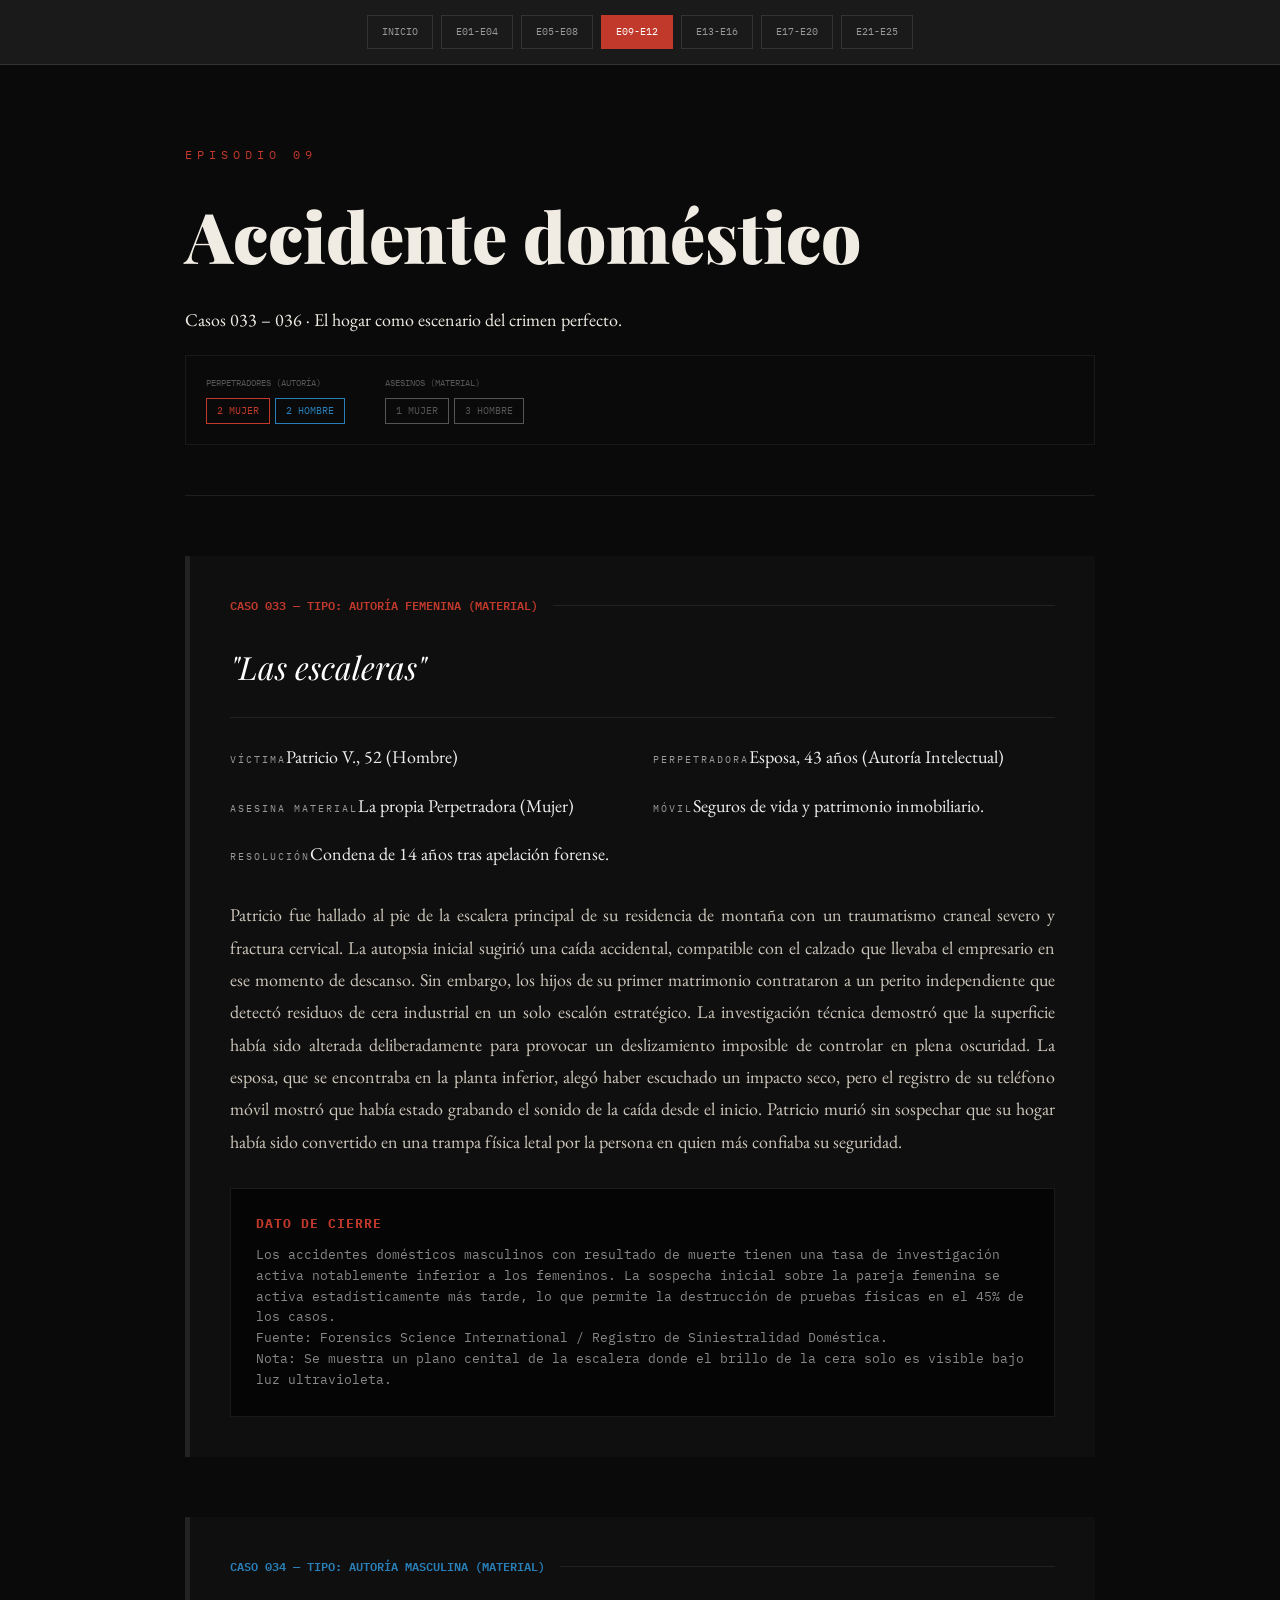
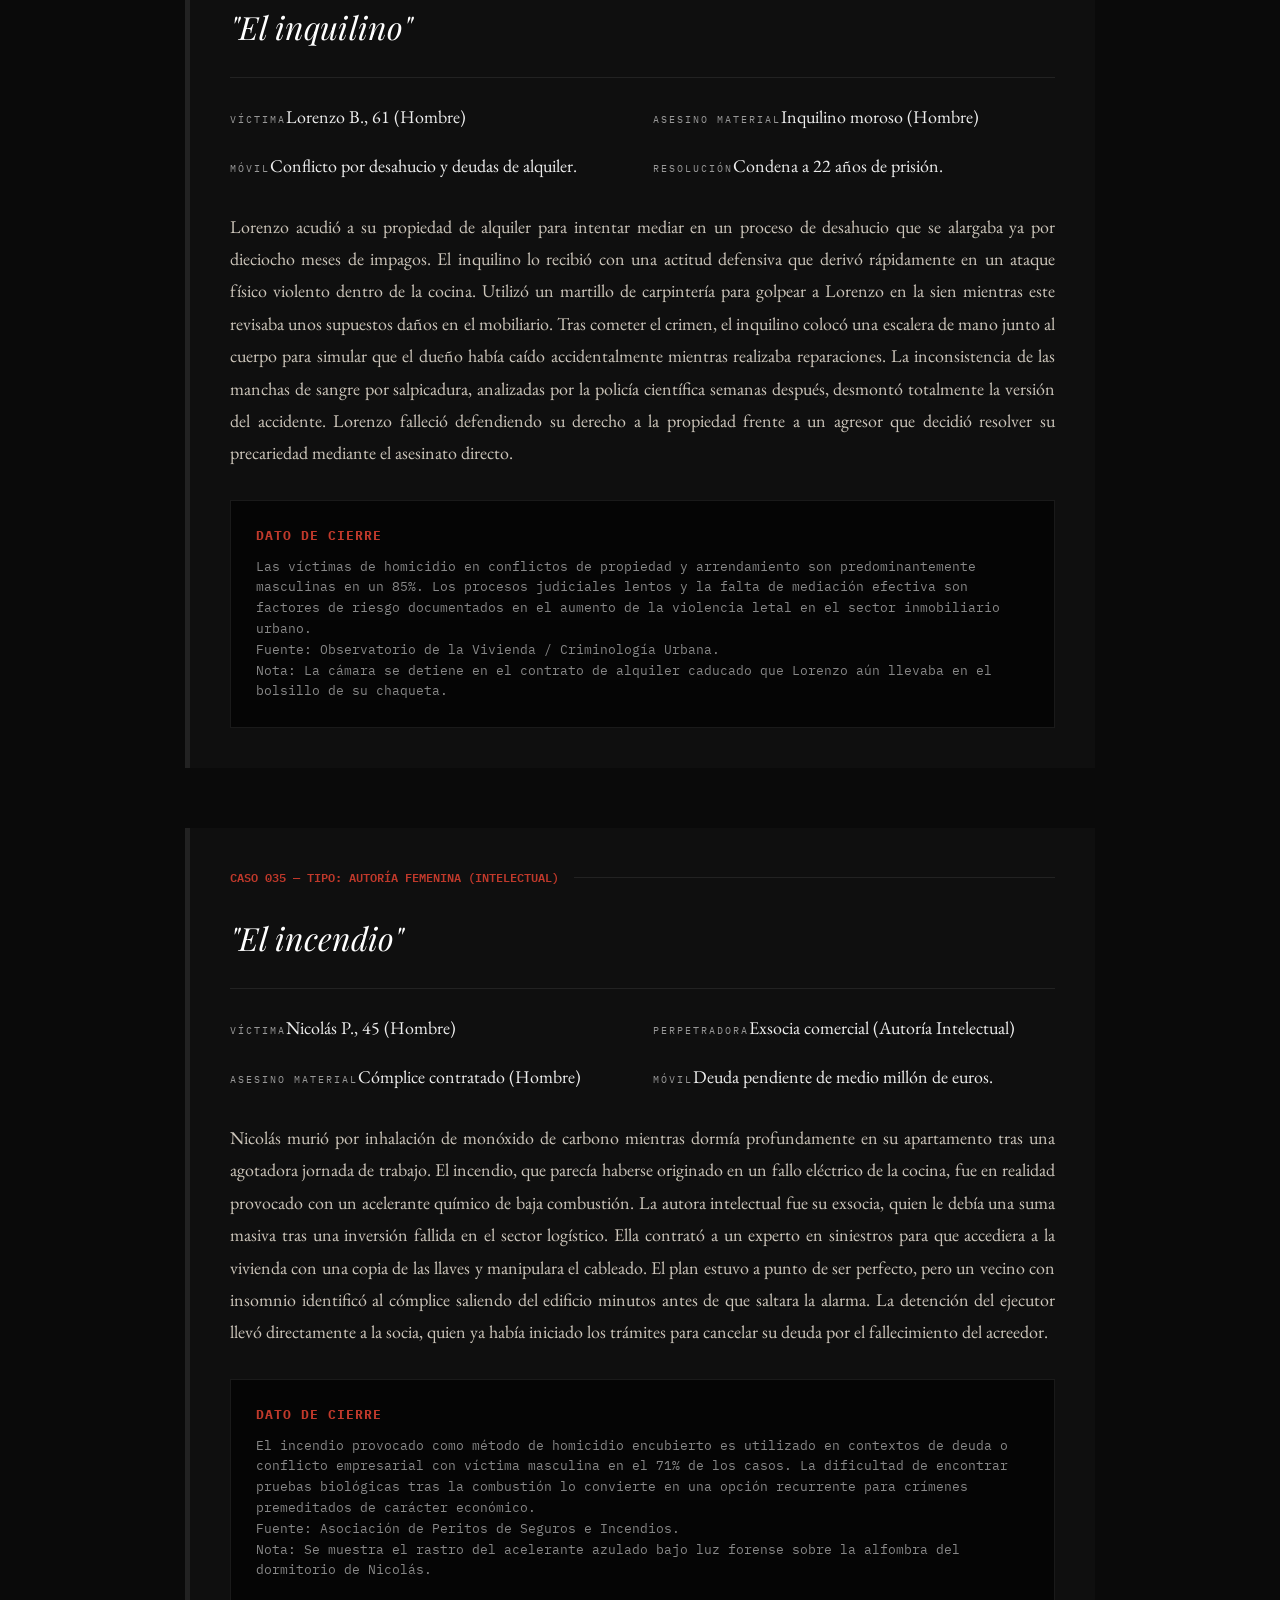
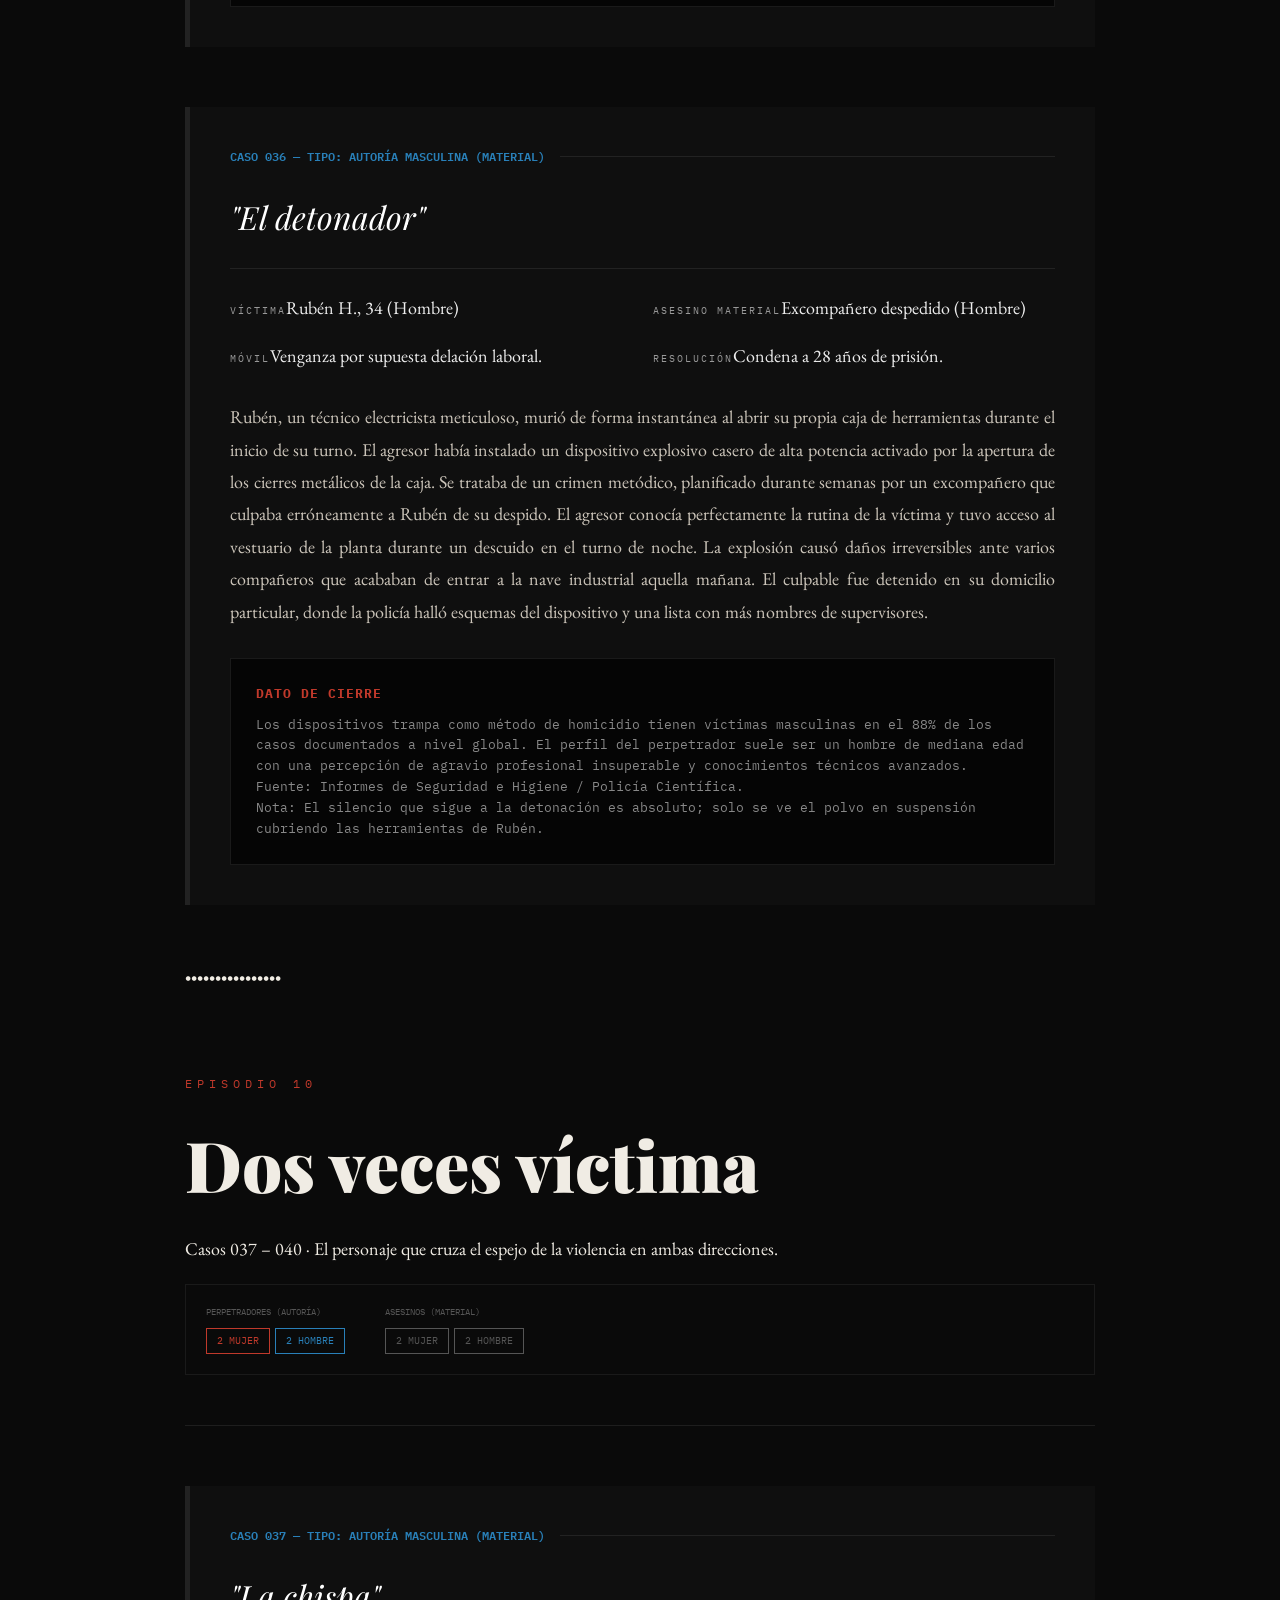
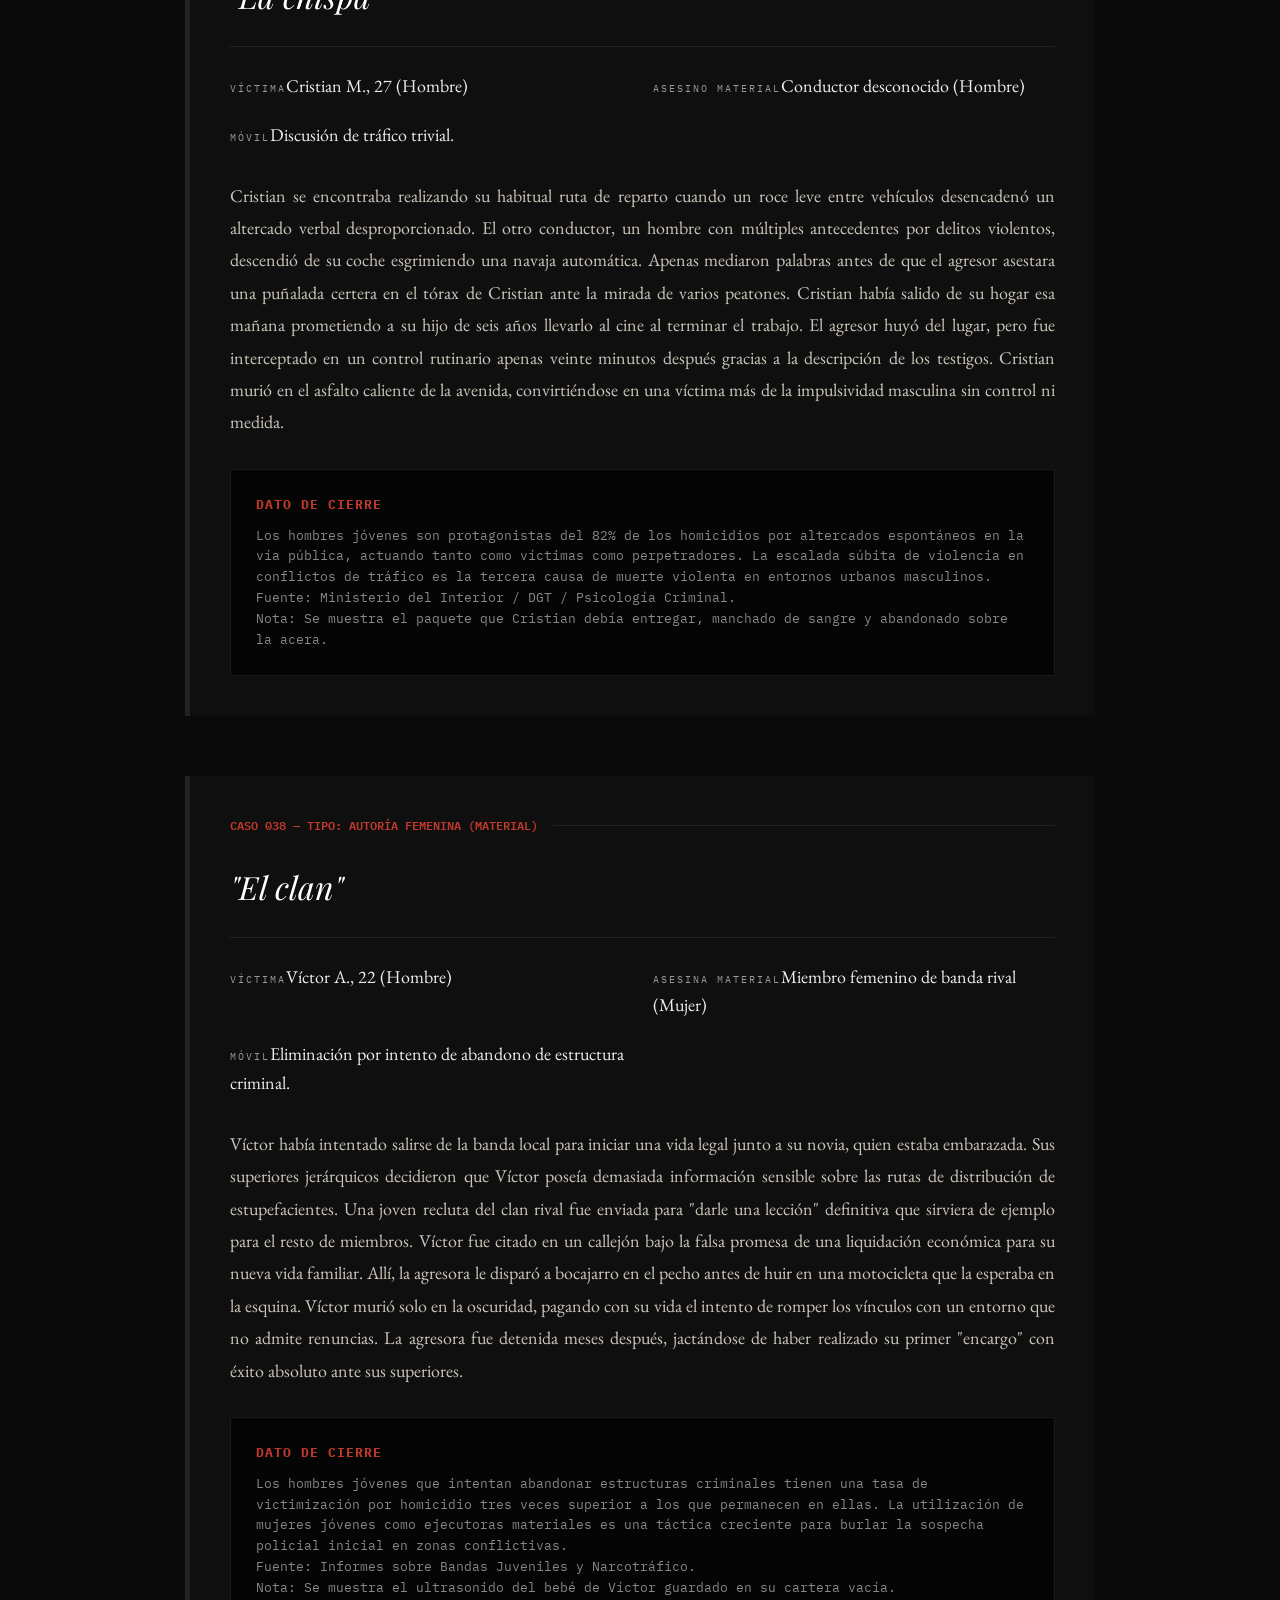
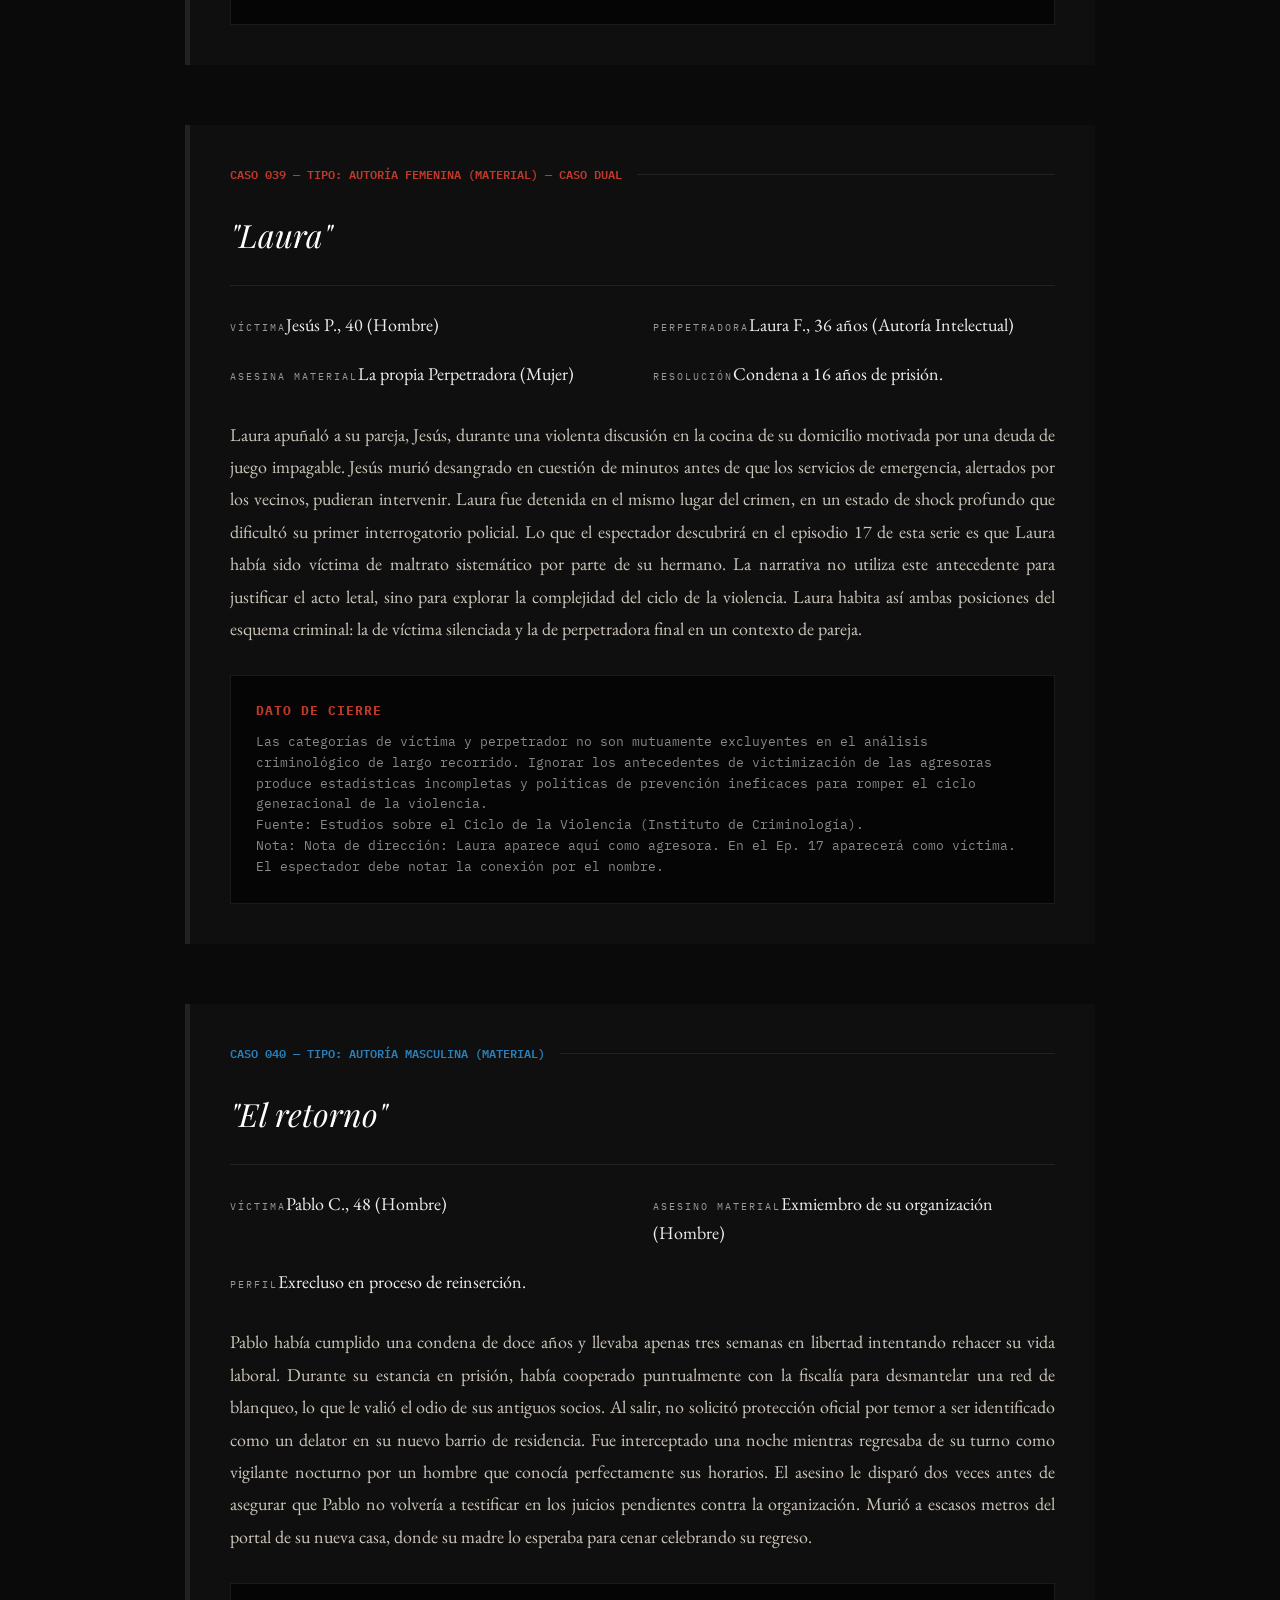
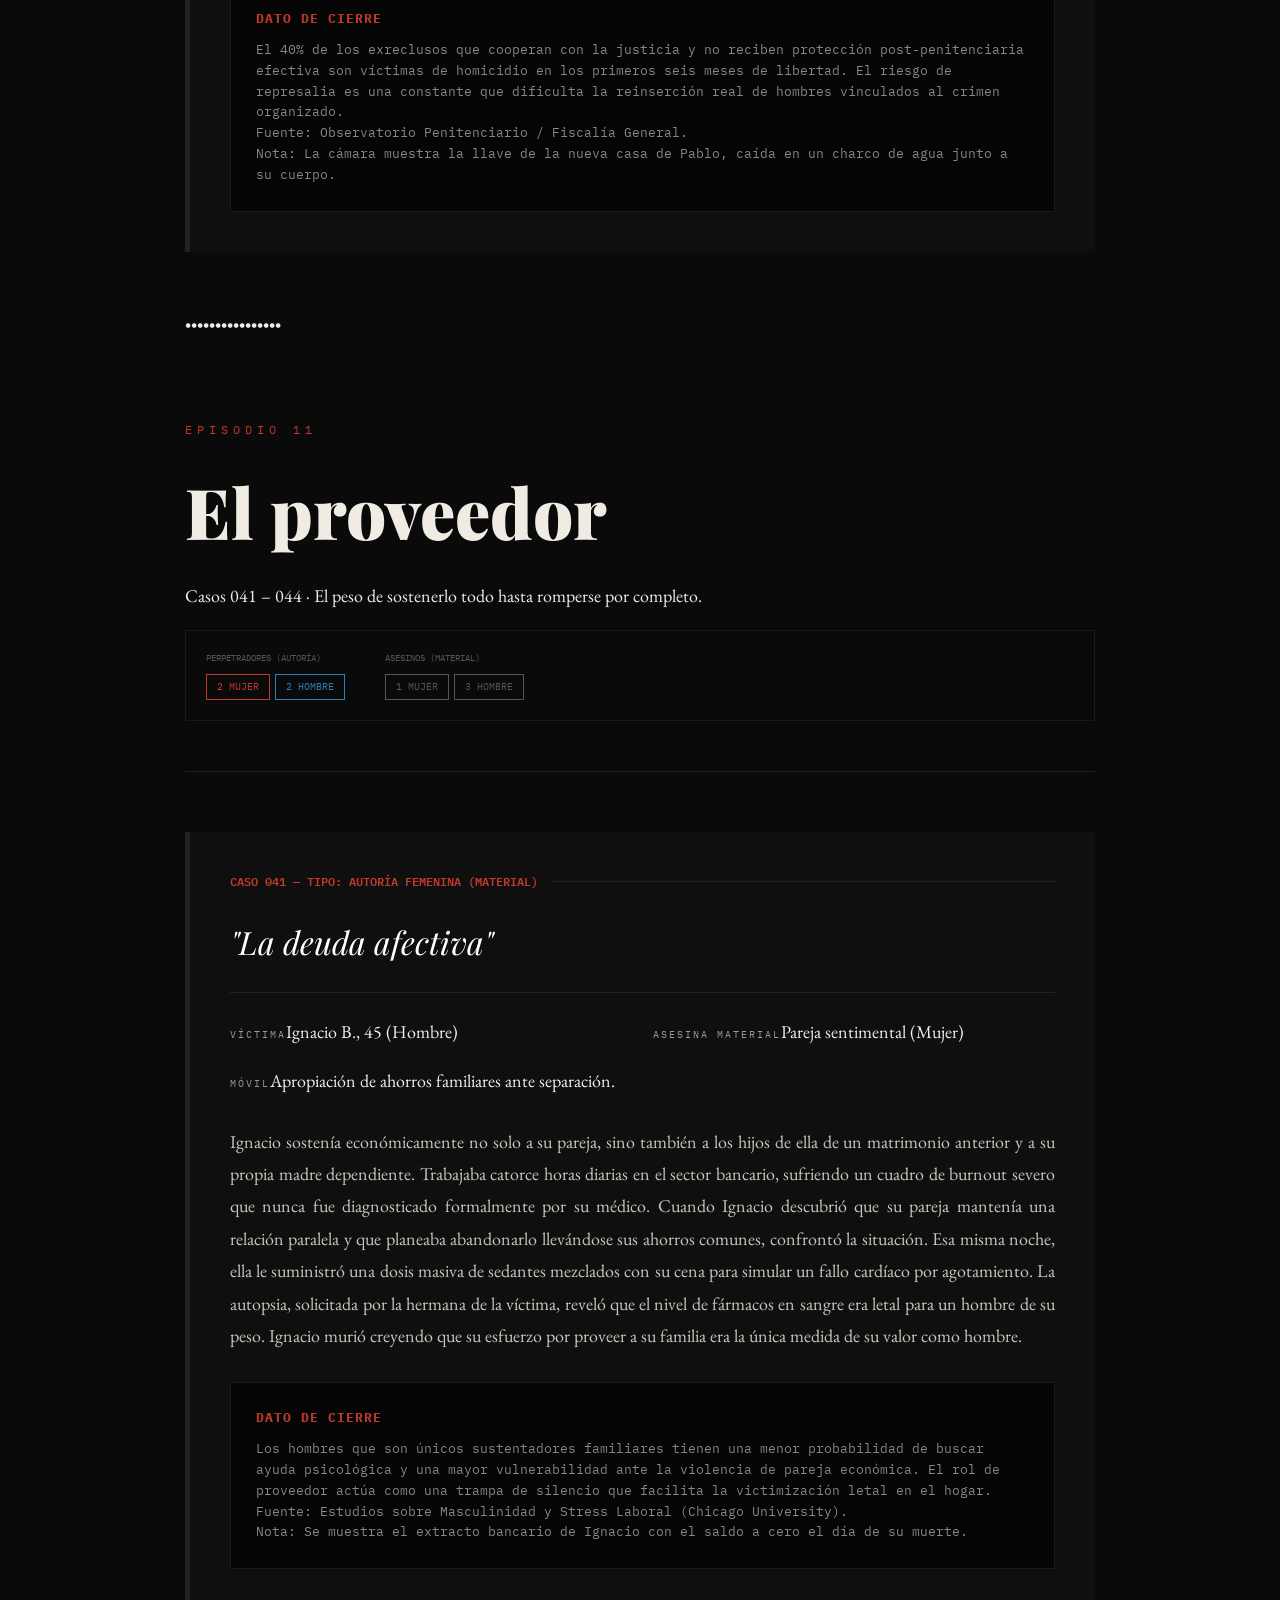
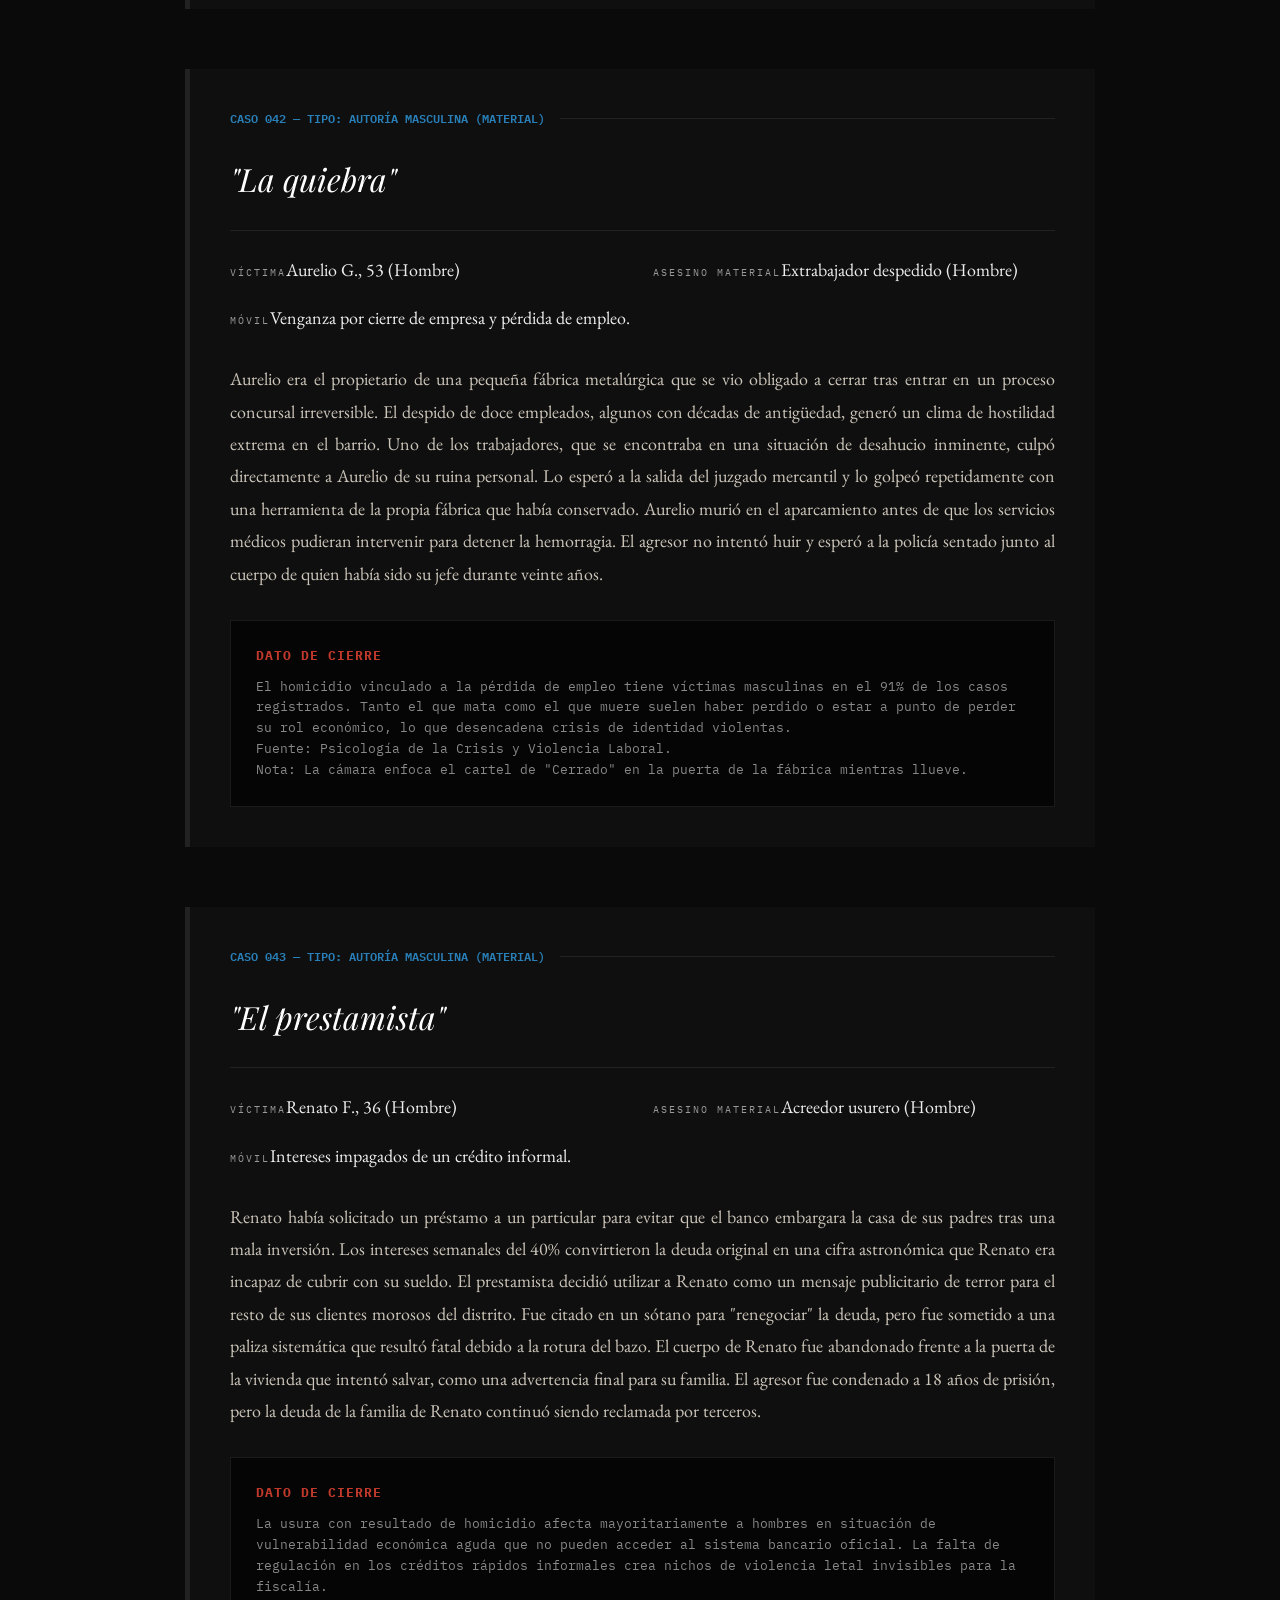
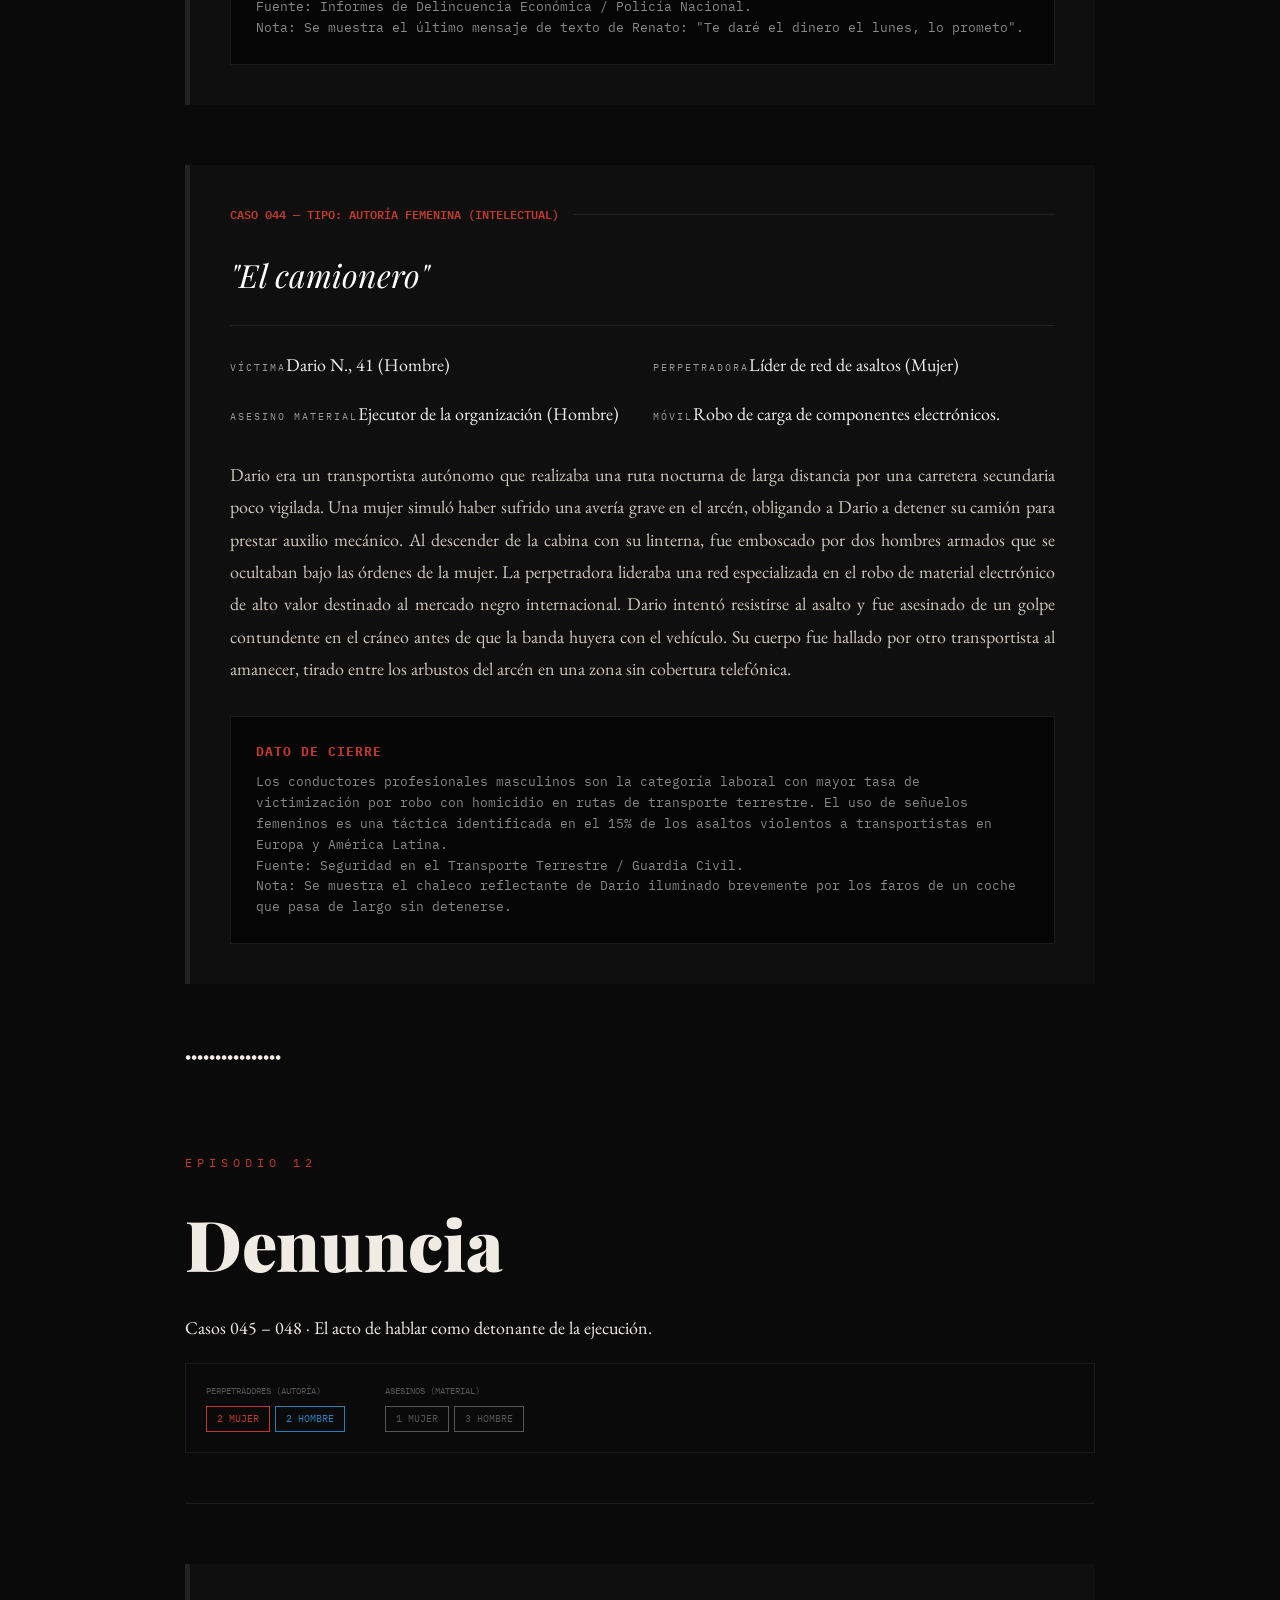
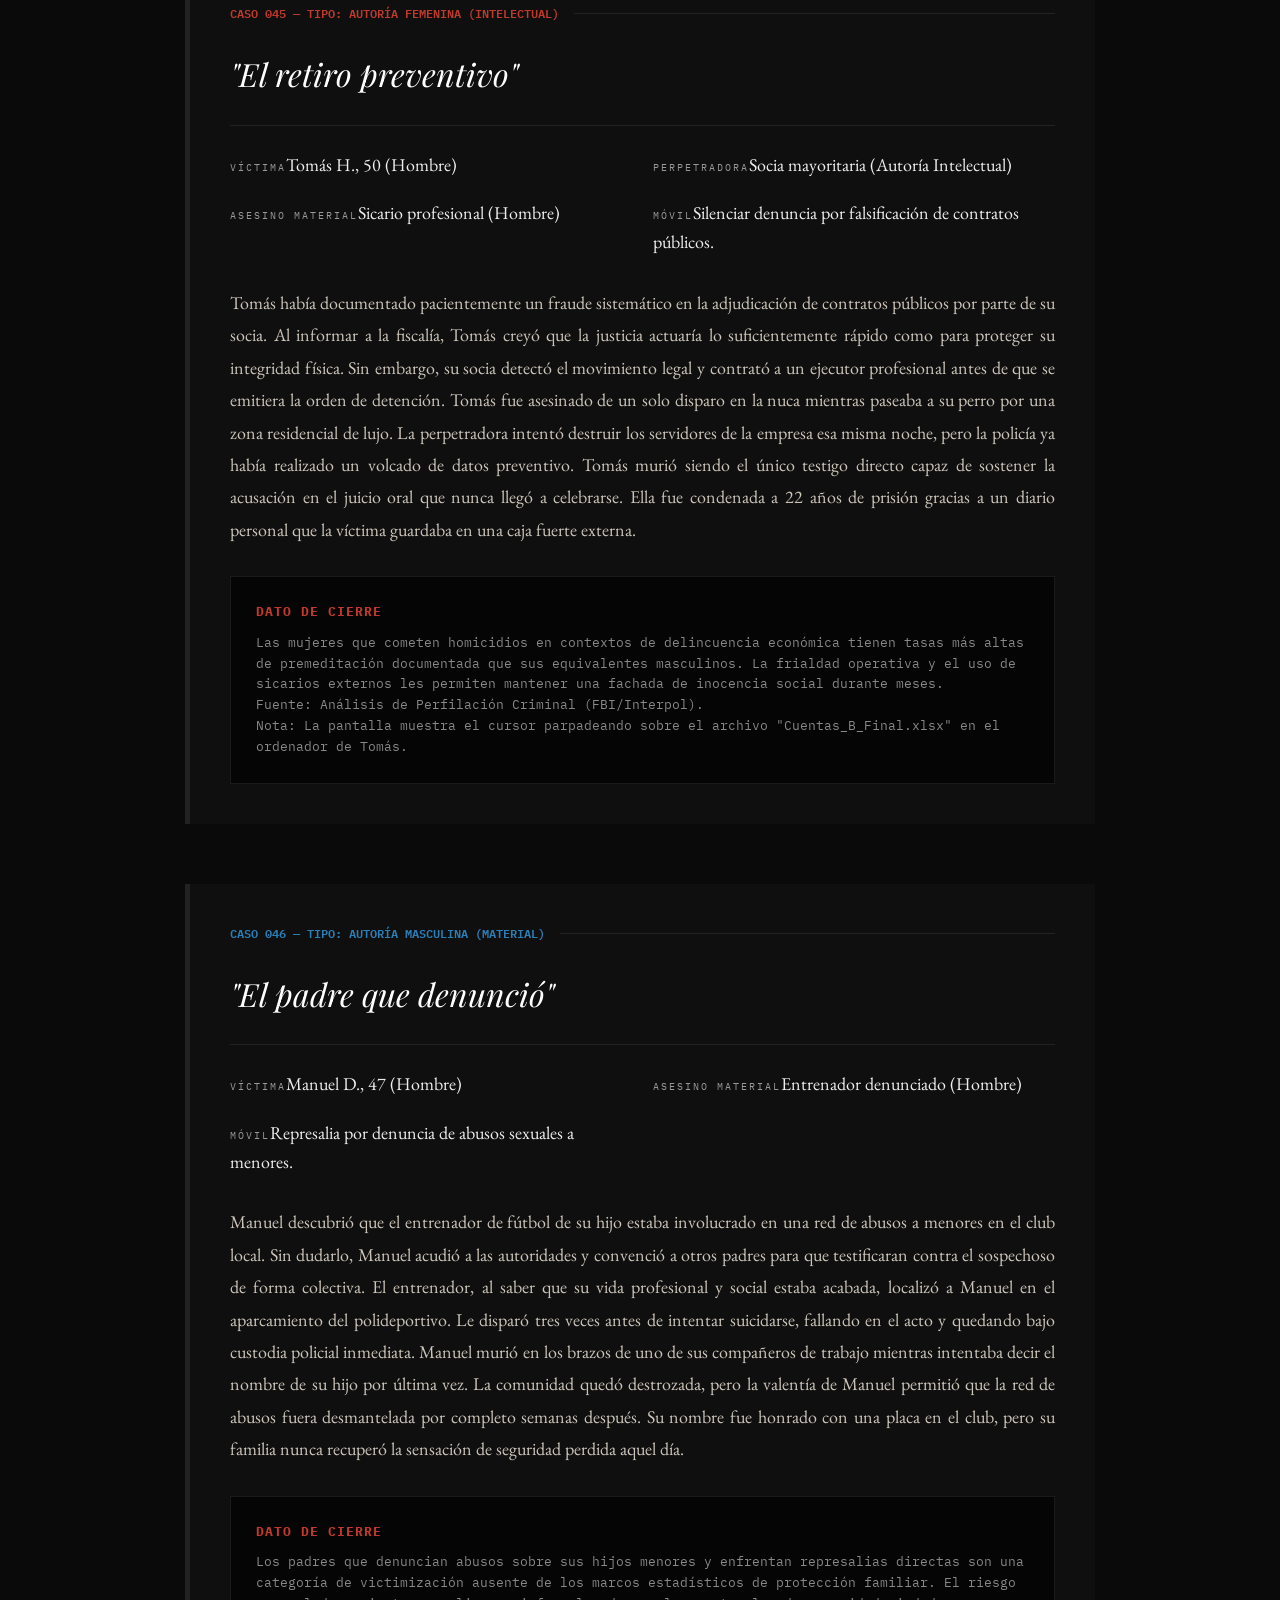
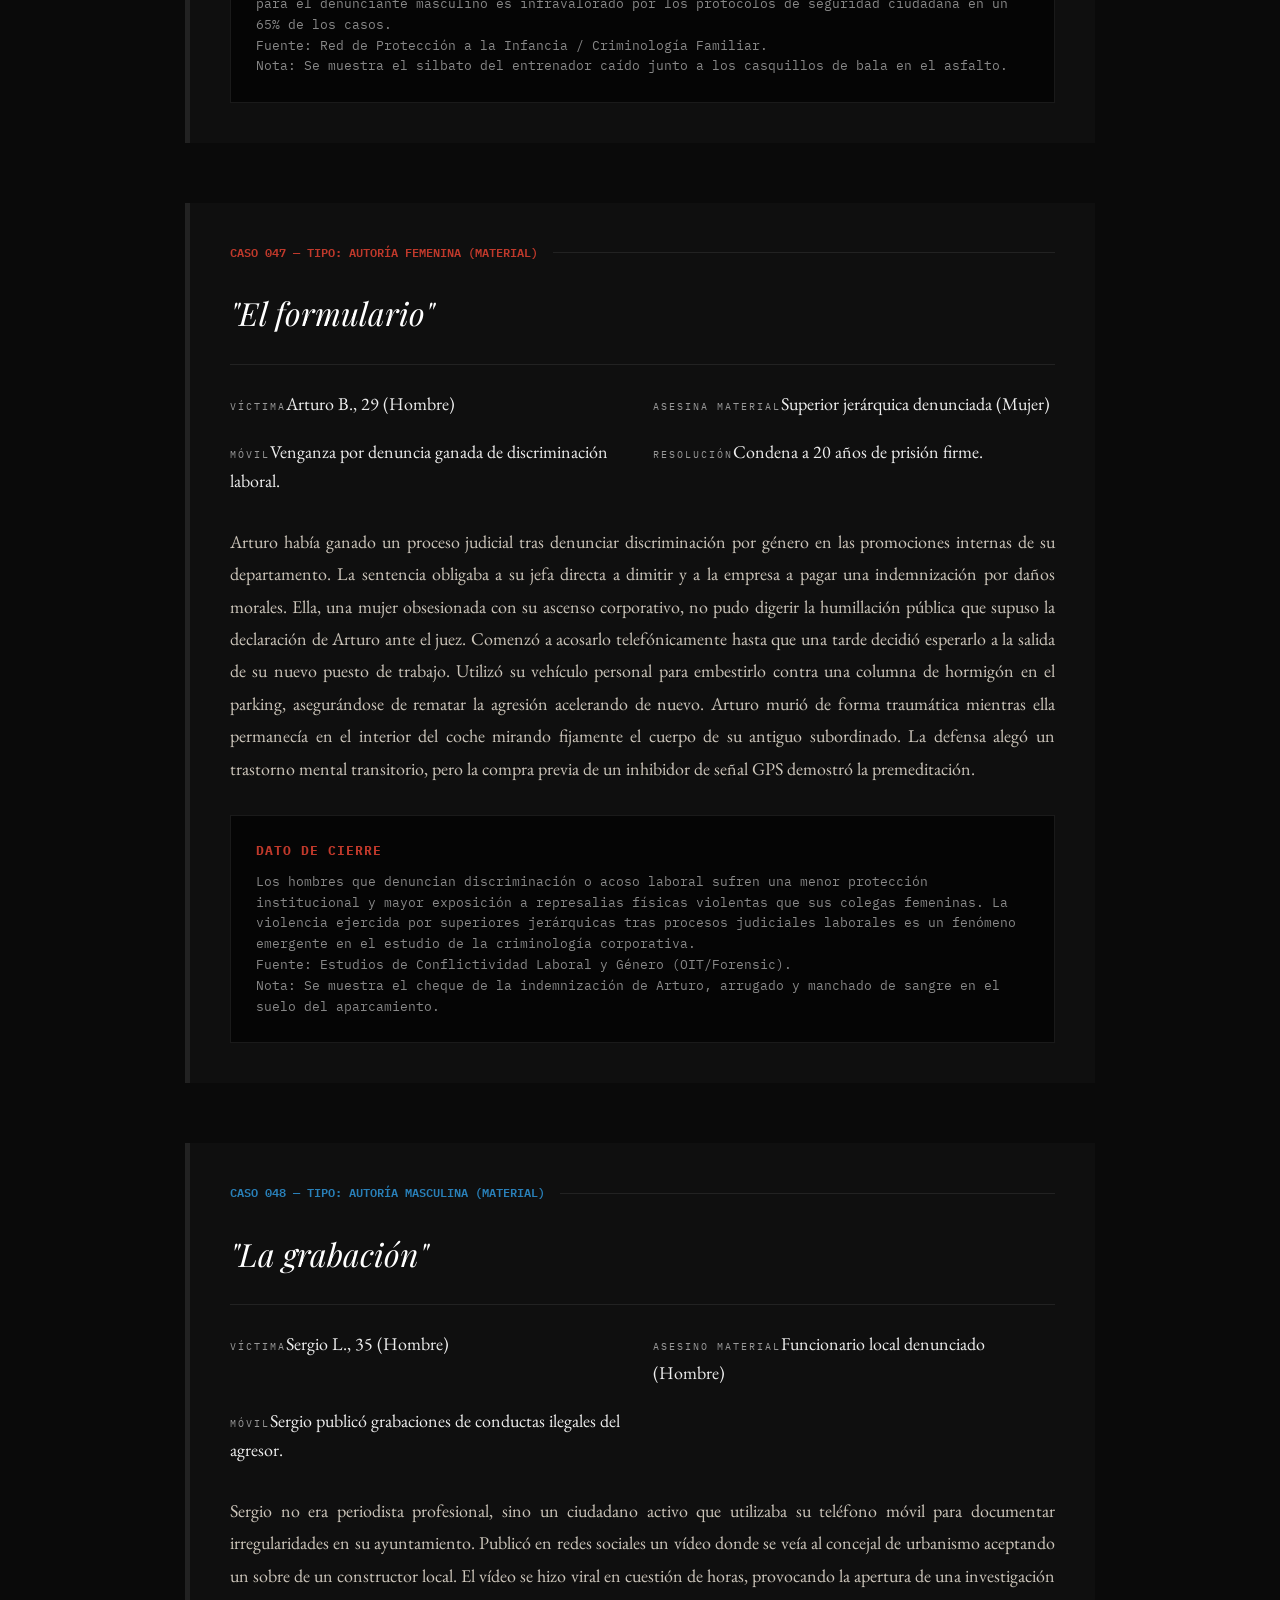
<file: episodios_09_12.html>
<!DOCTYPE html>
<html lang="es">
<head>
<meta charset="UTF-8">
<meta name="viewport" content="width=device-width, initial-scale=1.0">
<title>VÍCTIMA — Biblia de Serie Completa</title>
<link href="https://fonts.googleapis.com/css2?family=Playfair+Display:ital,wght@0,400;0,700;0,900;1,400&family=IBM+Plex+Mono:wght@300;400;500&family=EB+Garamond:ital,wght@0,400;0,500;1,400&display=swap" rel="stylesheet">
<link rel="stylesheet" href="styles.css">
</head>
<body>

<nav class="nav-episodios">
  <div class="nav-grid">
    <a class="nav-ep" href="index.html">INICIO</a>
    <a class="nav-ep" href="episodios_01_04.html">E01-E04</a>
    <a class="nav-ep" href="episodios_05_08.html">E05-E08</a>
    <a class="nav-ep active" href="episodios_09_12.html">E09-E12</a>
    <a class="nav-ep" href="episodios_13_16.html">E13-E16</a>
    <a class="nav-ep" href="episodios_17_20.html">E17-E20</a>
    <a class="nav-ep" href="episodios_21_25.html">E21-E25</a>
  </div>
</nav>

<div class="contenedor">

  <!-- ============================================================ -->
  <!-- EPISODIO 09: ACCIDENTE DOMÉSTICO -->
  <!-- ============================================================ -->
  <div class="episodio" id="ep09">
    <div class="ep-header">
      <span class="ep-numero">Episodio 09</span>
      <h1 class="ep-titulo">Accidente doméstico</h1>
      <span class="ep-subtitulo">Casos 033 – 036 · El hogar como escenario del crimen perfecto.</span>
      
      <div class="ep-distribucion">
        <div class="dist-item">
          <span class="dist-label">Perpetradores (Autoría)</span>
          <div style="display:flex; gap:5px;"><span class="badge badge-m">2 Mujer</span><span class="badge badge-h">2 Hombre</span></div>
        </div>
        <div class="dist-item">
          <span class="dist-label">Asesinos (Material)</span>
          <div style="display:flex; gap:5px;"><span class="badge badge-esp">1 Mujer</span><span class="badge badge-esp">3 Hombre</span></div>
        </div>
      </div>
    </div>

    <!-- CASO 033 -->
    <div class="caso">
      <div class="caso-header">
        <span class="caso-num-tipo tipo-m">Caso 033 — TIPO: AUTORÍA FEMENINA (MATERIAL)</span>
        <div class="header-line"></div>
      </div>
      <div class="caso-titulo-nombre">"Las escaleras"</div>
      <div class="ficha">
        <div class="ficha-item"><span class="ficha-label">Víctima</span><span class="ficha-valor">Patricio V., 52 (Hombre)</span></div>
        <div class="ficha-item"><span class="ficha-label">Perpetradora</span><span class="ficha-valor">Esposa, 43 años (Autoría Intelectual)</span></div>
        <div class="ficha-item"><span class="ficha-label">Asesina Material</span><span class="ficha-valor">La propia Perpetradora (Mujer)</span></div>
        <div class="ficha-item"><span class="ficha-label">Móvil</span><span class="ficha-valor">Seguros de vida y patrimonio inmobiliario.</span></div>
        <div class="ficha-item"><span class="ficha-label">Resolución</span><span class="ficha-valor">Condena de 14 años tras apelación forense.</span></div>
      </div>
      <div class="caso-sinopsis">
        Patricio fue hallado al pie de la escalera principal de su residencia de montaña con un traumatismo craneal severo y fractura cervical. La autopsia inicial sugirió una caída accidental, compatible con el calzado que llevaba el empresario en ese momento de descanso. Sin embargo, los hijos de su primer matrimonio contrataron a un perito independiente que detectó residuos de cera industrial en un solo escalón estratégico. La investigación técnica demostró que la superficie había sido alterada deliberadamente para provocar un deslizamiento imposible de controlar en plena oscuridad. La esposa, que se encontraba en la planta inferior, alegó haber escuchado un impacto seco, pero el registro de su teléfono móvil mostró que había estado grabando el sonido de la caída desde el inicio. Patricio murió sin sospechar que su hogar había sido convertido en una trampa física letal por la persona en quien más confiaba su seguridad.
      </div>
      <div class="dato-cierre">
        <strong>Dato de cierre</strong>
        Los accidentes domésticos masculinos con resultado de muerte tienen una tasa de investigación activa notablemente inferior a los femeninos. La sospecha inicial sobre la pareja femenina se activa estadísticamente más tarde, lo que permite la destrucción de pruebas físicas en el 45% de los casos.
        <div class="nota-narrativa">
          Fuente: Forensics Science International / Registro de Siniestralidad Doméstica.<br>
          Nota: Se muestra un plano cenital de la escalera donde el brillo de la cera solo es visible bajo luz ultravioleta.
        </div>
      </div>
    </div>

    <!-- CASO 034 -->
    <div class="caso">
      <div class="caso-header">
        <span class="caso-num-tipo tipo-h">Caso 034 — TIPO: AUTORÍA MASCULINA (MATERIAL)</span>
        <div class="header-line"></div>
      </div>
      <div class="caso-titulo-nombre">"El inquilino"</div>
      <div class="ficha">
        <div class="ficha-item"><span class="ficha-label">Víctima</span><span class="ficha-valor">Lorenzo B., 61 (Hombre)</span></div>
        <div class="ficha-item"><span class="ficha-label">Asesino Material</span><span class="ficha-valor">Inquilino moroso (Hombre)</span></div>
        <div class="ficha-item"><span class="ficha-label">Móvil</span><span class="ficha-valor">Conflicto por desahucio y deudas de alquiler.</span></div>
        <div class="ficha-item"><span class="ficha-label">Resolución</span><span class="ficha-valor">Condena a 22 años de prisión.</span></div>
      </div>
      <div class="caso-sinopsis">
        Lorenzo acudió a su propiedad de alquiler para intentar mediar en un proceso de desahucio que se alargaba ya por dieciocho meses de impagos. El inquilino lo recibió con una actitud defensiva que derivó rápidamente en un ataque físico violento dentro de la cocina. Utilizó un martillo de carpintería para golpear a Lorenzo en la sien mientras este revisaba unos supuestos daños en el mobiliario. Tras cometer el crimen, el inquilino colocó una escalera de mano junto al cuerpo para simular que el dueño había caído accidentalmente mientras realizaba reparaciones. La inconsistencia de las manchas de sangre por salpicadura, analizadas por la policía científica semanas después, desmontó totalmente la versión del accidente. Lorenzo falleció defendiendo su derecho a la propiedad frente a un agresor que decidió resolver su precariedad mediante el asesinato directo.
      </div>
      <div class="dato-cierre">
        <strong>Dato de cierre</strong>
        Las víctimas de homicidio en conflictos de propiedad y arrendamiento son predominantemente masculinas en un 85%. Los procesos judiciales lentos y la falta de mediación efectiva son factores de riesgo documentados en el aumento de la violencia letal en el sector inmobiliario urbano.
        <div class="nota-narrativa">
          Fuente: Observatorio de la Vivienda / Criminología Urbana.<br>
          Nota: La cámara se detiene en el contrato de alquiler caducado que Lorenzo aún llevaba en el bolsillo de su chaqueta.
        </div>
      </div>
    </div>

    <!-- CASO 035 -->
    <div class="caso">
      <div class="caso-header">
        <span class="caso-num-tipo tipo-m">Caso 035 — TIPO: AUTORÍA FEMENINA (INTELECTUAL)</span>
        <div class="header-line"></div>
      </div>
      <div class="caso-titulo-nombre">"El incendio"</div>
      <div class="ficha">
        <div class="ficha-item"><span class="ficha-label">Víctima</span><span class="ficha-valor">Nicolás P., 45 (Hombre)</span></div>
        <div class="ficha-item"><span class="ficha-label">Perpetradora</span><span class="ficha-valor">Exsocia comercial (Autoría Intelectual)</span></div>
        <div class="ficha-item"><span class="ficha-label">Asesino Material</span><span class="ficha-valor">Cómplice contratado (Hombre)</span></div>
        <div class="ficha-item"><span class="ficha-label">Móvil</span><span class="ficha-valor">Deuda pendiente de medio millón de euros.</span></div>
      </div>
      <div class="caso-sinopsis">
        Nicolás murió por inhalación de monóxido de carbono mientras dormía profundamente en su apartamento tras una agotadora jornada de trabajo. El incendio, que parecía haberse originado en un fallo eléctrico de la cocina, fue en realidad provocado con un acelerante químico de baja combustión. La autora intelectual fue su exsocia, quien le debía una suma masiva tras una inversión fallida en el sector logístico. Ella contrató a un experto en siniestros para que accediera a la vivienda con una copia de las llaves y manipulara el cableado. El plan estuvo a punto de ser perfecto, pero un vecino con insomnio identificó al cómplice saliendo del edificio minutos antes de que saltara la alarma. La detención del ejecutor llevó directamente a la socia, quien ya había iniciado los trámites para cancelar su deuda por el fallecimiento del acreedor.
      </div>
      <div class="dato-cierre">
        <strong>Dato de cierre</strong>
        El incendio provocado como método de homicidio encubierto es utilizado en contextos de deuda o conflicto empresarial con víctima masculina en el 71% de los casos. La dificultad de encontrar pruebas biológicas tras la combustión lo convierte en una opción recurrente para crímenes premeditados de carácter económico.
        <div class="nota-narrativa">
          Fuente: Asociación de Peritos de Seguros e Incendios.<br>
          Nota: Se muestra el rastro del acelerante azulado bajo luz forense sobre la alfombra del dormitorio de Nicolás.
        </div>
      </div>
    </div>

    <!-- CASO 036 -->
    <div class="caso">
      <div class="caso-header">
        <span class="caso-num-tipo tipo-h">Caso 036 — TIPO: AUTORÍA MASCULINA (MATERIAL)</span>
        <div class="header-line"></div>
      </div>
      <div class="caso-titulo-nombre">"El detonador"</div>
      <div class="ficha">
        <div class="ficha-item"><span class="ficha-label">Víctima</span><span class="ficha-valor">Rubén H., 34 (Hombre)</span></div>
        <div class="ficha-item"><span class="ficha-label">Asesino Material</span><span class="ficha-valor">Excompañero despedido (Hombre)</span></div>
        <div class="ficha-item"><span class="ficha-label">Móvil</span><span class="ficha-valor">Venganza por supuesta delación laboral.</span></div>
        <div class="ficha-item"><span class="ficha-label">Resolución</span><span class="ficha-valor">Condena a 28 años de prisión.</span></div>
      </div>
      <div class="caso-sinopsis">
        Rubén, un técnico electricista meticuloso, murió de forma instantánea al abrir su propia caja de herramientas durante el inicio de su turno. El agresor había instalado un dispositivo explosivo casero de alta potencia activado por la apertura de los cierres metálicos de la caja. Se trataba de un crimen metódico, planificado durante semanas por un excompañero que culpaba erróneamente a Rubén de su despido. El agresor conocía perfectamente la rutina de la víctima y tuvo acceso al vestuario de la planta durante un descuido en el turno de noche. La explosión causó daños irreversibles ante varios compañeros que acababan de entrar a la nave industrial aquella mañana. El culpable fue detenido en su domicilio particular, donde la policía halló esquemas del dispositivo y una lista con más nombres de supervisores.
      </div>
      <div class="dato-cierre">
        <strong>Dato de cierre</strong>
        Los dispositivos trampa como método de homicidio tienen víctimas masculinas en el 88% de los casos documentados a nivel global. El perfil del perpetrador suele ser un hombre de mediana edad con una percepción de agravio profesional insuperable y conocimientos técnicos avanzados.
        <div class="nota-narrativa">
          Fuente: Informes de Seguridad e Higiene / Policía Científica.<br>
          Nota: El silencio que sigue a la detonación es absoluto; solo se ve el polvo en suspensión cubriendo las herramientas de Rubén.
        </div>
      </div>
    </div>
  </div>

  <div class="divisor-bloque">••••••••••••••••</div>

  <!-- ============================================================ -->
  <!-- EPISODIO 10: DOS VECES VÍCTIMA -->
  <!-- ============================================================ -->
  <div class="episodio" id="ep10">
    <div class="ep-header">
      <span class="ep-numero">Episodio 10</span>
      <h1 class="ep-titulo">Dos veces víctima</h1>
      <span class="ep-subtitulo">Casos 037 – 040 · El personaje que cruza el espejo de la violencia en ambas direcciones.</span>
      
      <div class="ep-distribucion">
        <div class="dist-item">
          <span class="dist-label">Perpetradores (Autoría)</span>
          <div style="display:flex; gap:5px;"><span class="badge badge-m">2 Mujer</span><span class="badge badge-h">2 Hombre</span></div>
        </div>
        <div class="dist-item">
          <span class="dist-label">Asesinos (Material)</span>
          <div style="display:flex; gap:5px;"><span class="badge badge-esp">2 Mujer</span><span class="badge badge-esp">2 Hombre</span></div>
        </div>
      </div>
    </div>

    <!-- CASO 037 -->
    <div class="caso">
      <div class="caso-header">
        <span class="caso-num-tipo tipo-h">Caso 037 — TIPO: AUTORÍA MASCULINA (MATERIAL)</span>
        <div class="header-line"></div>
      </div>
      <div class="caso-titulo-nombre">"La chispa"</div>
      <div class="ficha">
        <div class="ficha-item"><span class="ficha-label">Víctima</span><span class="ficha-valor">Cristian M., 27 (Hombre)</span></div>
        <div class="ficha-item"><span class="ficha-label">Asesino Material</span><span class="ficha-valor">Conductor desconocido (Hombre)</span></div>
        <div class="ficha-item"><span class="ficha-label">Móvil</span><span class="ficha-valor">Discusión de tráfico trivial.</span></div>
      </div>
      <div class="caso-sinopsis">
        Cristian se encontraba realizando su habitual ruta de reparto cuando un roce leve entre vehículos desencadenó un altercado verbal desproporcionado. El otro conductor, un hombre con múltiples antecedentes por delitos violentos, descendió de su coche esgrimiendo una navaja automática. Apenas mediaron palabras antes de que el agresor asestara una puñalada certera en el tórax de Cristian ante la mirada de varios peatones. Cristian había salido de su hogar esa mañana prometiendo a su hijo de seis años llevarlo al cine al terminar el trabajo. El agresor huyó del lugar, pero fue interceptado en un control rutinario apenas veinte minutos después gracias a la descripción de los testigos. Cristian murió en el asfalto caliente de la avenida, convirtiéndose en una víctima más de la impulsividad masculina sin control ni medida.
      </div>
      <div class="dato-cierre">
        <strong>Dato de cierre</strong>
        Los hombres jóvenes son protagonistas del 82% de los homicidios por altercados espontáneos en la vía pública, actuando tanto como víctimas como perpetradores. La escalada súbita de violencia en conflictos de tráfico es la tercera causa de muerte violenta en entornos urbanos masculinos.
        <div class="nota-narrativa">
          Fuente: Ministerio del Interior / DGT / Psicología Criminal.<br>
          Nota: Se muestra el paquete que Cristian debía entregar, manchado de sangre y abandonado sobre la acera.
        </div>
      </div>
    </div>

    <!-- CASO 038 -->
    <div class="caso">
      <div class="caso-header">
        <span class="caso-num-tipo tipo-m">Caso 038 — TIPO: AUTORÍA FEMENINA (MATERIAL)</span>
        <div class="header-line"></div>
      </div>
      <div class="caso-titulo-nombre">"El clan"</div>
      <div class="ficha">
        <div class="ficha-item"><span class="ficha-label">Víctima</span><span class="ficha-valor">Víctor A., 22 (Hombre)</span></div>
        <div class="ficha-item"><span class="ficha-label">Asesina Material</span><span class="ficha-valor">Miembro femenino de banda rival (Mujer)</span></div>
        <div class="ficha-item"><span class="ficha-label">Móvil</span><span class="ficha-valor">Eliminación por intento de abandono de estructura criminal.</span></div>
      </div>
      <div class="caso-sinopsis">
        Víctor había intentado salirse de la banda local para iniciar una vida legal junto a su novia, quien estaba embarazada. Sus superiores jerárquicos decidieron que Víctor poseía demasiada información sensible sobre las rutas de distribución de estupefacientes. Una joven recluta del clan rival fue enviada para "darle una lección" definitiva que sirviera de ejemplo para el resto de miembros. Víctor fue citado en un callejón bajo la falsa promesa de una liquidación económica para su nueva vida familiar. Allí, la agresora le disparó a bocajarro en el pecho antes de huir en una motocicleta que la esperaba en la esquina. Víctor murió solo en la oscuridad, pagando con su vida el intento de romper los vínculos con un entorno que no admite renuncias. La agresora fue detenida meses después, jactándose de haber realizado su primer "encargo" con éxito absoluto ante sus superiores.
      </div>
      <div class="dato-cierre">
        <strong>Dato de cierre</strong>
        Los hombres jóvenes que intentan abandonar estructuras criminales tienen una tasa de victimización por homicidio tres veces superior a los que permanecen en ellas. La utilización de mujeres jóvenes como ejecutoras materiales es una táctica creciente para burlar la sospecha policial inicial en zonas conflictivas.
        <div class="nota-narrativa">
          Fuente: Informes sobre Bandas Juveniles y Narcotráfico.<br>
          Nota: Se muestra el ultrasonido del bebé de Víctor guardado en su cartera vacía.
        </div>
      </div>
    </div>

    <!-- CASO 039 -->
    <div class="caso">
      <div class="caso-header">
        <span class="caso-num-tipo tipo-m">Caso 039 — TIPO: AUTORÍA FEMENINA (MATERIAL) — CASO DUAL</span>
        <div class="header-line"></div>
      </div>
      <div class="caso-titulo-nombre">"Laura"</div>
      <div class="ficha">
        <div class="ficha-item"><span class="ficha-label">Víctima</span><span class="ficha-valor">Jesús P., 40 (Hombre)</span></div>
        <div class="ficha-item"><span class="ficha-label">Perpetradora</span><span class="ficha-valor">Laura F., 36 años (Autoría Intelectual)</span></div>
        <div class="ficha-item"><span class="ficha-label">Asesina Material</span><span class="ficha-valor">La propia Perpetradora (Mujer)</span></div>
        <div class="ficha-item"><span class="ficha-label">Resolución</span><span class="ficha-valor">Condena a 16 años de prisión.</span></div>
      </div>
      <div class="caso-sinopsis">
        Laura apuñaló a su pareja, Jesús, durante una violenta discusión en la cocina de su domicilio motivada por una deuda de juego impagable. Jesús murió desangrado en cuestión de minutos antes de que los servicios de emergencia, alertados por los vecinos, pudieran intervenir. Laura fue detenida en el mismo lugar del crimen, en un estado de shock profundo que dificultó su primer interrogatorio policial. Lo que el espectador descubrirá en el episodio 17 de esta serie es que Laura había sido víctima de maltrato sistemático por parte de su hermano. La narrativa no utiliza este antecedente para justificar el acto letal, sino para explorar la complejidad del ciclo de la violencia. Laura habita así ambas posiciones del esquema criminal: la de víctima silenciada y la de perpetradora final en un contexto de pareja.
      </div>
      <div class="dato-cierre">
        <strong>Dato de cierre</strong>
        Las categorías de víctima y perpetrador no son mutuamente excluyentes en el análisis criminológico de largo recorrido. Ignorar los antecedentes de victimización de las agresoras produce estadísticas incompletas y políticas de prevención ineficaces para romper el ciclo generacional de la violencia.
        <div class="nota-narrativa">
          Fuente: Estudios sobre el Ciclo de la Violencia (Instituto de Criminología).<br>
          Nota: Nota de dirección: Laura aparece aquí como agresora. En el Ep. 17 aparecerá como víctima. El espectador debe notar la conexión por el nombre.
        </div>
      </div>
    </div>

    <!-- CASO 040 -->
    <div class="caso">
      <div class="caso-header">
        <span class="caso-num-tipo tipo-h">Caso 040 — TIPO: AUTORÍA MASCULINA (MATERIAL)</span>
        <div class="header-line"></div>
      </div>
      <div class="caso-titulo-nombre">"El retorno"</div>
      <div class="ficha">
        <div class="ficha-item"><span class="ficha-label">Víctima</span><span class="ficha-valor">Pablo C., 48 (Hombre)</span></div>
        <div class="ficha-item"><span class="ficha-label">Asesino Material</span><span class="ficha-valor">Exmiembro de su organización (Hombre)</span></div>
        <div class="ficha-item"><span class="ficha-label">Perfil</span><span class="ficha-valor">Exrecluso en proceso de reinserción.</span></div>
      </div>
      <div class="caso-sinopsis">
        Pablo había cumplido una condena de doce años y llevaba apenas tres semanas en libertad intentando rehacer su vida laboral. Durante su estancia en prisión, había cooperado puntualmente con la fiscalía para desmantelar una red de blanqueo, lo que le valió el odio de sus antiguos socios. Al salir, no solicitó protección oficial por temor a ser identificado como un delator en su nuevo barrio de residencia. Fue interceptado una noche mientras regresaba de su turno como vigilante nocturno por un hombre que conocía perfectamente sus horarios. El asesino le disparó dos veces antes de asegurar que Pablo no volvería a testificar en los juicios pendientes contra la organización. Murió a escasos metros del portal de su nueva casa, donde su madre lo esperaba para cenar celebrando su regreso.
      </div>
      <div class="dato-cierre">
        <strong>Dato de cierre</strong>
        El 40% de los exreclusos que cooperan con la justicia y no reciben protección post-penitenciaria efectiva son víctimas de homicidio en los primeros seis meses de libertad. El riesgo de represalia es una constante que dificulta la reinserción real de hombres vinculados al crimen organizado.
        <div class="nota-narrativa">
          Fuente: Observatorio Penitenciario / Fiscalía General.<br>
          Nota: La cámara muestra la llave de la nueva casa de Pablo, caída en un charco de agua junto a su cuerpo.
        </div>
      </div>
    </div>
  </div>

  <div class="divisor-bloque">••••••••••••••••</div>

  <!-- ============================================================ -->
  <!-- EPISODIO 11: EL PROVEEDOR -->
  <!-- ============================================================ -->
  <div class="episodio" id="ep11">
    <div class="ep-header">
      <span class="ep-numero">Episodio 11</span>
      <h1 class="ep-titulo">El proveedor</h1>
      <span class="ep-subtitulo">Casos 041 – 044 · El peso de sostenerlo todo hasta romperse por completo.</span>
      
      <div class="ep-distribucion">
        <div class="dist-item">
          <span class="dist-label">Perpetradores (Autoría)</span>
          <div style="display:flex; gap:5px;"><span class="badge badge-m">2 Mujer</span><span class="badge badge-h">2 Hombre</span></div>
        </div>
        <div class="dist-item">
          <span class="dist-label">Asesinos (Material)</span>
          <div style="display:flex; gap:5px;"><span class="badge badge-esp">1 Mujer</span><span class="badge badge-esp">3 Hombre</span></div>
        </div>
      </div>
    </div>

    <!-- CASO 041 -->
    <div class="caso">
      <div class="caso-header">
        <span class="caso-num-tipo tipo-m">Caso 041 — TIPO: AUTORÍA FEMENINA (MATERIAL)</span>
        <div class="header-line"></div>
      </div>
      <div class="caso-titulo-nombre">"La deuda afectiva"</div>
      <div class="ficha">
        <div class="ficha-item"><span class="ficha-label">Víctima</span><span class="ficha-valor">Ignacio B., 45 (Hombre)</span></div>
        <div class="ficha-item"><span class="ficha-label">Asesina Material</span><span class="ficha-valor">Pareja sentimental (Mujer)</span></div>
        <div class="ficha-item"><span class="ficha-label">Móvil</span><span class="ficha-valor">Apropiación de ahorros familiares ante separación.</span></div>
      </div>
      <div class="caso-sinopsis">
        Ignacio sostenía económicamente no solo a su pareja, sino también a los hijos de ella de un matrimonio anterior y a su propia madre dependiente. Trabajaba catorce horas diarias en el sector bancario, sufriendo un cuadro de burnout severo que nunca fue diagnosticado formalmente por su médico. Cuando Ignacio descubrió que su pareja mantenía una relación paralela y que planeaba abandonarlo llevándose sus ahorros comunes, confrontó la situación. Esa misma noche, ella le suministró una dosis masiva de sedantes mezclados con su cena para simular un fallo cardíaco por agotamiento. La autopsia, solicitada por la hermana de la víctima, reveló que el nivel de fármacos en sangre era letal para un hombre de su peso. Ignacio murió creyendo que su esfuerzo por proveer a su familia era la única medida de su valor como hombre.
      </div>
      <div class="dato-cierre">
        <strong>Dato de cierre</strong>
        Los hombres que son únicos sustentadores familiares tienen una menor probabilidad de buscar ayuda psicológica y una mayor vulnerabilidad ante la violencia de pareja económica. El rol de proveedor actúa como una trampa de silencio que facilita la victimización letal en el hogar.
        <div class="nota-narrativa">
          Fuente: Estudios sobre Masculinidad y Stress Laboral (Chicago University).<br>
          Nota: Se muestra el extracto bancario de Ignacio con el saldo a cero el día de su muerte.
        </div>
      </div>
    </div>

    <!-- CASO 042 -->
    <div class="caso">
      <div class="caso-header">
        <span class="caso-num-tipo tipo-h">Caso 042 — TIPO: AUTORÍA MASCULINA (MATERIAL)</span>
        <div class="header-line"></div>
      </div>
      <div class="caso-titulo-nombre">"La quiebra"</div>
      <div class="ficha">
        <div class="ficha-item"><span class="ficha-label">Víctima</span><span class="ficha-valor">Aurelio G., 53 (Hombre)</span></div>
        <div class="ficha-item"><span class="ficha-label">Asesino Material</span><span class="ficha-valor">Extrabajador despedido (Hombre)</span></div>
        <div class="ficha-item"><span class="ficha-label">Móvil</span><span class="ficha-valor">Venganza por cierre de empresa y pérdida de empleo.</span></div>
      </div>
      <div class="caso-sinopsis">
        Aurelio era el propietario de una pequeña fábrica metalúrgica que se vio obligado a cerrar tras entrar en un proceso concursal irreversible. El despido de doce empleados, algunos con décadas de antigüedad, generó un clima de hostilidad extrema en el barrio. Uno de los trabajadores, que se encontraba en una situación de desahucio inminente, culpó directamente a Aurelio de su ruina personal. Lo esperó a la salida del juzgado mercantil y lo golpeó repetidamente con una herramienta de la propia fábrica que había conservado. Aurelio murió en el aparcamiento antes de que los servicios médicos pudieran intervenir para detener la hemorragia. El agresor no intentó huir y esperó a la policía sentado junto al cuerpo de quien había sido su jefe durante veinte años.
      </div>
      <div class="dato-cierre">
        <strong>Dato de cierre</strong>
        El homicidio vinculado a la pérdida de empleo tiene víctimas masculinas en el 91% de los casos registrados. Tanto el que mata como el que muere suelen haber perdido o estar a punto de perder su rol económico, lo que desencadena crisis de identidad violentas.
        <div class="nota-narrativa">
          Fuente: Psicología de la Crisis y Violencia Laboral.<br>
          Nota: La cámara enfoca el cartel de "Cerrado" en la puerta de la fábrica mientras llueve.
        </div>
      </div>
    </div>

    <!-- CASO 043 -->
    <div class="caso">
      <div class="caso-header">
        <span class="caso-num-tipo tipo-h">Caso 043 — TIPO: AUTORÍA MASCULINA (MATERIAL)</span>
        <div class="header-line"></div>
      </div>
      <div class="caso-titulo-nombre">"El prestamista"</div>
      <div class="ficha">
        <div class="ficha-item"><span class="ficha-label">Víctima</span><span class="ficha-valor">Renato F., 36 (Hombre)</span></div>
        <div class="ficha-item"><span class="ficha-label">Asesino Material</span><span class="ficha-valor">Acreedor usurero (Hombre)</span></div>
        <div class="ficha-item"><span class="ficha-label">Móvil</span><span class="ficha-valor">Intereses impagados de un crédito informal.</span></div>
      </div>
      <div class="caso-sinopsis">
        Renato había solicitado un préstamo a un particular para evitar que el banco embargara la casa de sus padres tras una mala inversión. Los intereses semanales del 40% convirtieron la deuda original en una cifra astronómica que Renato era incapaz de cubrir con su sueldo. El prestamista decidió utilizar a Renato como un mensaje publicitario de terror para el resto de sus clientes morosos del distrito. Fue citado en un sótano para "renegociar" la deuda, pero fue sometido a una paliza sistemática que resultó fatal debido a la rotura del bazo. El cuerpo de Renato fue abandonado frente a la puerta de la vivienda que intentó salvar, como una advertencia final para su familia. El agresor fue condenado a 18 años de prisión, pero la deuda de la familia de Renato continuó siendo reclamada por terceros.
      </div>
      <div class="dato-cierre">
        <strong>Dato de cierre</strong>
        La usura con resultado de homicidio afecta mayoritariamente a hombres en situación de vulnerabilidad económica aguda que no pueden acceder al sistema bancario oficial. La falta de regulación en los créditos rápidos informales crea nichos de violencia letal invisibles para la fiscalía.
        <div class="nota-narrativa">
          Fuente: Informes de Delincuencia Económica / Policía Nacional.<br>
          Nota: Se muestra el último mensaje de texto de Renato: "Te daré el dinero el lunes, lo prometo".
        </div>
      </div>
    </div>

    <!-- CASO 044 -->
    <div class="caso">
      <div class="caso-header">
        <span class="caso-num-tipo tipo-m">Caso 044 — TIPO: AUTORÍA FEMENINA (INTELECTUAL)</span>
        <div class="header-line"></div>
      </div>
      <div class="caso-titulo-nombre">"El camionero"</div>
      <div class="ficha">
        <div class="ficha-item"><span class="ficha-label">Víctima</span><span class="ficha-valor">Dario N., 41 (Hombre)</span></div>
        <div class="ficha-item"><span class="ficha-label">Perpetradora</span><span class="ficha-valor">Líder de red de asaltos (Mujer)</span></div>
        <div class="ficha-item"><span class="ficha-label">Asesino Material</span><span class="ficha-valor">Ejecutor de la organización (Hombre)</span></div>
        <div class="ficha-item"><span class="ficha-label">Móvil</span><span class="ficha-valor">Robo de carga de componentes electrónicos.</span></div>
      </div>
      <div class="caso-sinopsis">
        Dario era un transportista autónomo que realizaba una ruta nocturna de larga distancia por una carretera secundaria poco vigilada. Una mujer simuló haber sufrido una avería grave en el arcén, obligando a Dario a detener su camión para prestar auxilio mecánico. Al descender de la cabina con su linterna, fue emboscado por dos hombres armados que se ocultaban bajo las órdenes de la mujer. La perpetradora lideraba una red especializada en el robo de material electrónico de alto valor destinado al mercado negro internacional. Dario intentó resistirse al asalto y fue asesinado de un golpe contundente en el cráneo antes de que la banda huyera con el vehículo. Su cuerpo fue hallado por otro transportista al amanecer, tirado entre los arbustos del arcén en una zona sin cobertura telefónica.
      </div>
      <div class="dato-cierre">
        <strong>Dato de cierre</strong>
        Los conductores profesionales masculinos son la categoría laboral con mayor tasa de victimización por robo con homicidio en rutas de transporte terrestre. El uso de señuelos femeninos es una táctica identificada en el 15% de los asaltos violentos a transportistas en Europa y América Latina.
        <div class="nota-narrativa">
          Fuente: Seguridad en el Transporte Terrestre / Guardia Civil.<br>
          Nota: Se muestra el chaleco reflectante de Dario iluminado brevemente por los faros de un coche que pasa de largo sin detenerse.
        </div>
      </div>
    </div>
  </div>

  <div class="divisor-bloque">••••••••••••••••</div>

  <!-- ============================================================ -->
  <!-- EPISODIO 12: DENUNCIA -->
  <!-- ============================================================ -->
  <div class="episodio" id="ep12">
    <div class="ep-header">
      <span class="ep-numero">Episodio 12</span>
      <h1 class="ep-titulo">Denuncia</h1>
      <span class="ep-subtitulo">Casos 045 – 048 · El acto de hablar como detonante de la ejecución.</span>
      
      <div class="ep-distribucion">
        <div class="dist-item">
          <span class="dist-label">Perpetradores (Autoría)</span>
          <div style="display:flex; gap:5px;"><span class="badge badge-m">2 Mujer</span><span class="badge badge-h">2 Hombre</span></div>
        </div>
        <div class="dist-item">
          <span class="dist-label">Asesinos (Material)</span>
          <div style="display:flex; gap:5px;"><span class="badge badge-esp">1 Mujer</span><span class="badge badge-esp">3 Hombre</span></div>
        </div>
      </div>
    </div>

    <!-- CASO 045 -->
    <div class="caso">
      <div class="caso-header">
        <span class="caso-num-tipo tipo-m">Caso 045 — TIPO: AUTORÍA FEMENINA (INTELECTUAL)</span>
        <div class="header-line"></div>
      </div>
      <div class="caso-titulo-nombre">"El retiro preventivo"</div>
      <div class="ficha">
        <div class="ficha-item"><span class="ficha-label">Víctima</span><span class="ficha-valor">Tomás H., 50 (Hombre)</span></div>
        <div class="ficha-item"><span class="ficha-label">Perpetradora</span><span class="ficha-valor">Socia mayoritaria (Autoría Intelectual)</span></div>
        <div class="ficha-item"><span class="ficha-label">Asesino Material</span><span class="ficha-valor">Sicario profesional (Hombre)</span></div>
        <div class="ficha-item"><span class="ficha-label">Móvil</span><span class="ficha-valor">Silenciar denuncia por falsificación de contratos públicos.</span></div>
      </div>
      <div class="caso-sinopsis">
        Tomás había documentado pacientemente un fraude sistemático en la adjudicación de contratos públicos por parte de su socia. Al informar a la fiscalía, Tomás creyó que la justicia actuaría lo suficientemente rápido como para proteger su integridad física. Sin embargo, su socia detectó el movimiento legal y contrató a un ejecutor profesional antes de que se emitiera la orden de detención. Tomás fue asesinado de un solo disparo en la nuca mientras paseaba a su perro por una zona residencial de lujo. La perpetradora intentó destruir los servidores de la empresa esa misma noche, pero la policía ya había realizado un volcado de datos preventivo. Tomás murió siendo el único testigo directo capaz de sostener la acusación en el juicio oral que nunca llegó a celebrarse. Ella fue condenada a 22 años de prisión gracias a un diario personal que la víctima guardaba en una caja fuerte externa.
      </div>
      <div class="dato-cierre">
        <strong>Dato de cierre</strong>
        Las mujeres que cometen homicidios en contextos de delincuencia económica tienen tasas más altas de premeditación documentada que sus equivalentes masculinos. La frialdad operativa y el uso de sicarios externos les permiten mantener una fachada de inocencia social durante meses.
        <div class="nota-narrativa">
          Fuente: Análisis de Perfilación Criminal (FBI/Interpol).<br>
          Nota: La pantalla muestra el cursor parpadeando sobre el archivo "Cuentas_B_Final.xlsx" en el ordenador de Tomás.
        </div>
      </div>
    </div>

    <!-- CASO 046 -->
    <div class="caso">
      <div class="caso-header">
        <span class="caso-num-tipo tipo-h">Caso 046 — TIPO: AUTORÍA MASCULINA (MATERIAL)</span>
        <div class="header-line"></div>
      </div>
      <div class="caso-titulo-nombre">"El padre que denunció"</div>
      <div class="ficha">
        <div class="ficha-item"><span class="ficha-label">Víctima</span><span class="ficha-valor">Manuel D., 47 (Hombre)</span></div>
        <div class="ficha-item"><span class="ficha-label">Asesino Material</span><span class="ficha-valor">Entrenador denunciado (Hombre)</span></div>
        <div class="ficha-item"><span class="ficha-label">Móvil</span><span class="ficha-valor">Represalia por denuncia de abusos sexuales a menores.</span></div>
      </div>
      <div class="caso-sinopsis">
        Manuel descubrió que el entrenador de fútbol de su hijo estaba involucrado en una red de abusos a menores en el club local. Sin dudarlo, Manuel acudió a las autoridades y convenció a otros padres para que testificaran contra el sospechoso de forma colectiva. El entrenador, al saber que su vida profesional y social estaba acabada, localizó a Manuel en el aparcamiento del polideportivo. Le disparó tres veces antes de intentar suicidarse, fallando en el acto y quedando bajo custodia policial inmediata. Manuel murió en los brazos de uno de sus compañeros de trabajo mientras intentaba decir el nombre de su hijo por última vez. La comunidad quedó destrozada, pero la valentía de Manuel permitió que la red de abusos fuera desmantelada por completo semanas después. Su nombre fue honrado con una placa en el club, pero su familia nunca recuperó la sensación de seguridad perdida aquel día.
      </div>
      <div class="dato-cierre">
        <strong>Dato de cierre</strong>
        Los padres que denuncian abusos sobre sus hijos menores y enfrentan represalias directas son una categoría de victimización ausente de los marcos estadísticos de protección familiar. El riesgo para el denunciante masculino es infravalorado por los protocolos de seguridad ciudadana en un 65% de los casos.
        <div class="nota-narrativa">
          Fuente: Red de Protección a la Infancia / Criminología Familiar.<br>
          Nota: Se muestra el silbato del entrenador caído junto a los casquillos de bala en el asfalto.
        </div>
      </div>
    </div>

    <!-- CASO 047 -->
    <div class="caso">
      <div class="caso-header">
        <span class="caso-num-tipo tipo-m">Caso 047 — TIPO: AUTORÍA FEMENINA (MATERIAL)</span>
        <div class="header-line"></div>
      </div>
      <div class="caso-titulo-nombre">"El formulario"</div>
      <div class="ficha">
        <div class="ficha-item"><span class="ficha-label">Víctima</span><span class="ficha-valor">Arturo B., 29 (Hombre)</span></div>
        <div class="ficha-item"><span class="ficha-label">Asesina Material</span><span class="ficha-valor">Superior jerárquica denunciada (Mujer)</span></div>
        <div class="ficha-item"><span class="ficha-label">Móvil</span><span class="ficha-valor">Venganza por denuncia ganada de discriminación laboral.</span></div>
        <div class="ficha-item"><span class="ficha-label">Resolución</span><span class="ficha-valor">Condena a 20 años de prisión firme.</span></div>
      </div>
      <div class="caso-sinopsis">
        Arturo había ganado un proceso judicial tras denunciar discriminación por género en las promociones internas de su departamento. La sentencia obligaba a su jefa directa a dimitir y a la empresa a pagar una indemnización por daños morales. Ella, una mujer obsesionada con su ascenso corporativo, no pudo digerir la humillación pública que supuso la declaración de Arturo ante el juez. Comenzó a acosarlo telefónicamente hasta que una tarde decidió esperarlo a la salida de su nuevo puesto de trabajo. Utilizó su vehículo personal para embestirlo contra una columna de hormigón en el parking, asegurándose de rematar la agresión acelerando de nuevo. Arturo murió de forma traumática mientras ella permanecía en el interior del coche mirando fijamente el cuerpo de su antiguo subordinado. La defensa alegó un trastorno mental transitorio, pero la compra previa de un inhibidor de señal GPS demostró la premeditación.
      </div>
      <div class="dato-cierre">
        <strong>Dato de cierre</strong>
        Los hombres que denuncian discriminación o acoso laboral sufren una menor protección institucional y mayor exposición a represalias físicas violentas que sus colegas femeninas. La violencia ejercida por superiores jerárquicas tras procesos judiciales laborales es un fenómeno emergente en el estudio de la criminología corporativa.
        <div class="nota-narrativa">
          Fuente: Estudios de Conflictividad Laboral y Género (OIT/Forensic).<br>
          Nota: Se muestra el cheque de la indemnización de Arturo, arrugado y manchado de sangre en el suelo del aparcamiento.
        </div>
      </div>
    </div>

    <!-- CASO 048 -->
    <div class="caso">
      <div class="caso-header">
        <span class="caso-num-tipo tipo-h">Caso 048 — TIPO: AUTORÍA MASCULINA (MATERIAL)</span>
        <div class="header-line"></div>
      </div>
      <div class="caso-titulo-nombre">"La grabación"</div>
      <div class="ficha">
        <div class="ficha-item"><span class="ficha-label">Víctima</span><span class="ficha-valor">Sergio L., 35 (Hombre)</span></div>
        <div class="ficha-item"><span class="ficha-label">Asesino Material</span><span class="ficha-valor">Funcionario local denunciado (Hombre)</span></div>
        <div class="ficha-item"><span class="ficha-label">Móvil</span><span class="ficha-valor">Sergio publicó grabaciones de conductas ilegales del agresor.</span></div>
      </div>
      <div class="caso-sinopsis">
        Sergio no era periodista profesional, sino un ciudadano activo que utilizaba su teléfono móvil para documentar irregularidades en su ayuntamiento. Publicó en redes sociales un vídeo donde se veía al concejal de urbanismo aceptando un sobre de un constructor local. El vídeo se hizo viral en cuestión de horas, provocando la apertura de una investigación fiscal de oficio contra el funcionario. El concejal, desesperado ante la pérdida de su aforamiento político, localizó a Sergio en el trayecto que este realizaba cada día hacia el gimnasio. Le asestó varias puñaladas con un arma blanca de gran tamaño antes de huir en su coche oficial. Sergio murió en la acera mientras intentaba desbloquear su teléfono para grabar a su asesino una última vez. El agresor fue capturado en la frontera dos días después cuando intentaba abandonar el país con pasaporte falso.
      </div>
      <div class="dato-cierre">
        <strong>Dato de cierre</strong>
        El periodismo ciudadano masculino tiene la mayor tasa de victimización por represalia física directa en entornos de corrupción local. La falta de anonimización y de redes de protección profesional convierte a estos denunciantes en blancos fáciles para agresores con recursos institucionales.
        <div class="nota-narrativa">
          Fuente: Observatorio de Libertad de Expresión / Criminología Ciudadana.<br>
          Nota: Se muestra la pantalla del móvil de Sergio, rota y ensangrentada, con la aplicación de la cámara aún abierta.
        </div>
      </div>
    </div>
  </div>

</div>

<footer>
  VÍCTIMA — Serie Completa · Bloque Episodios 09-12 · Todos los derechos reservados
</footer>

</body>
</html>
</file>
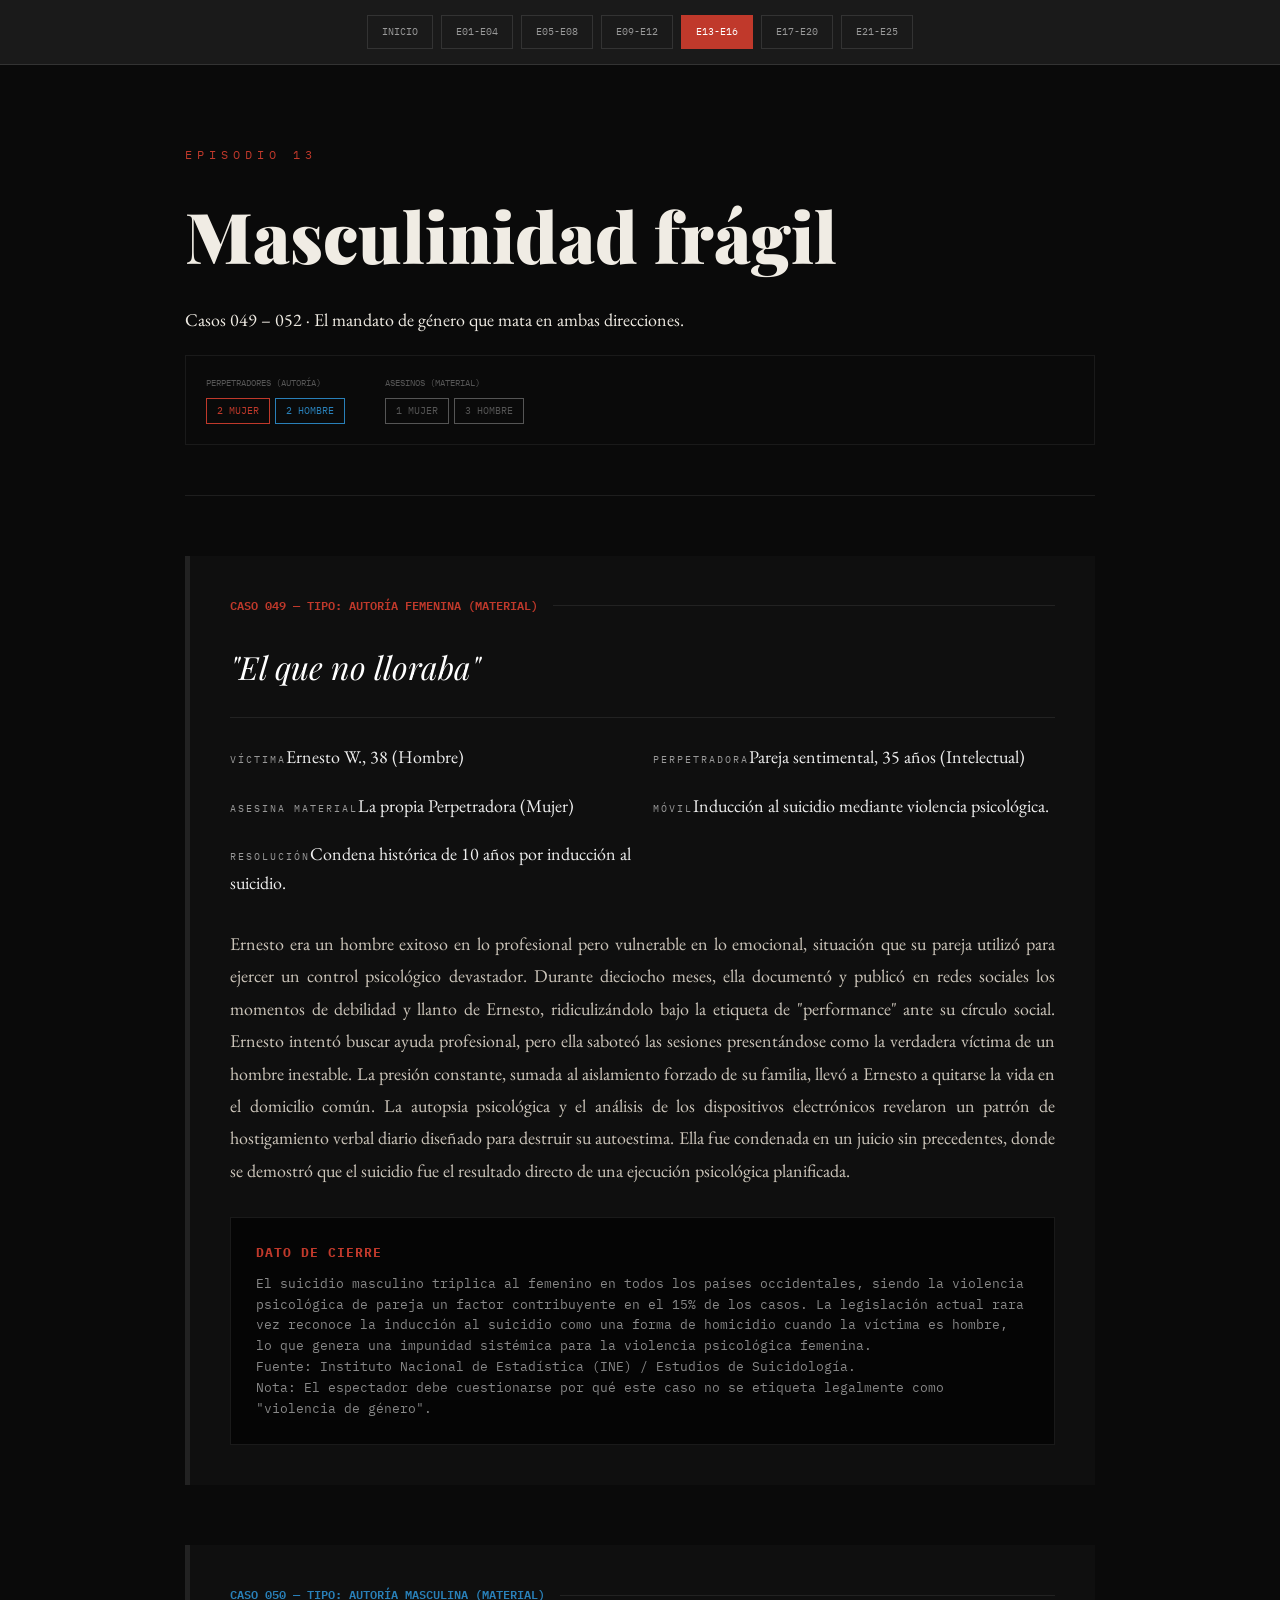
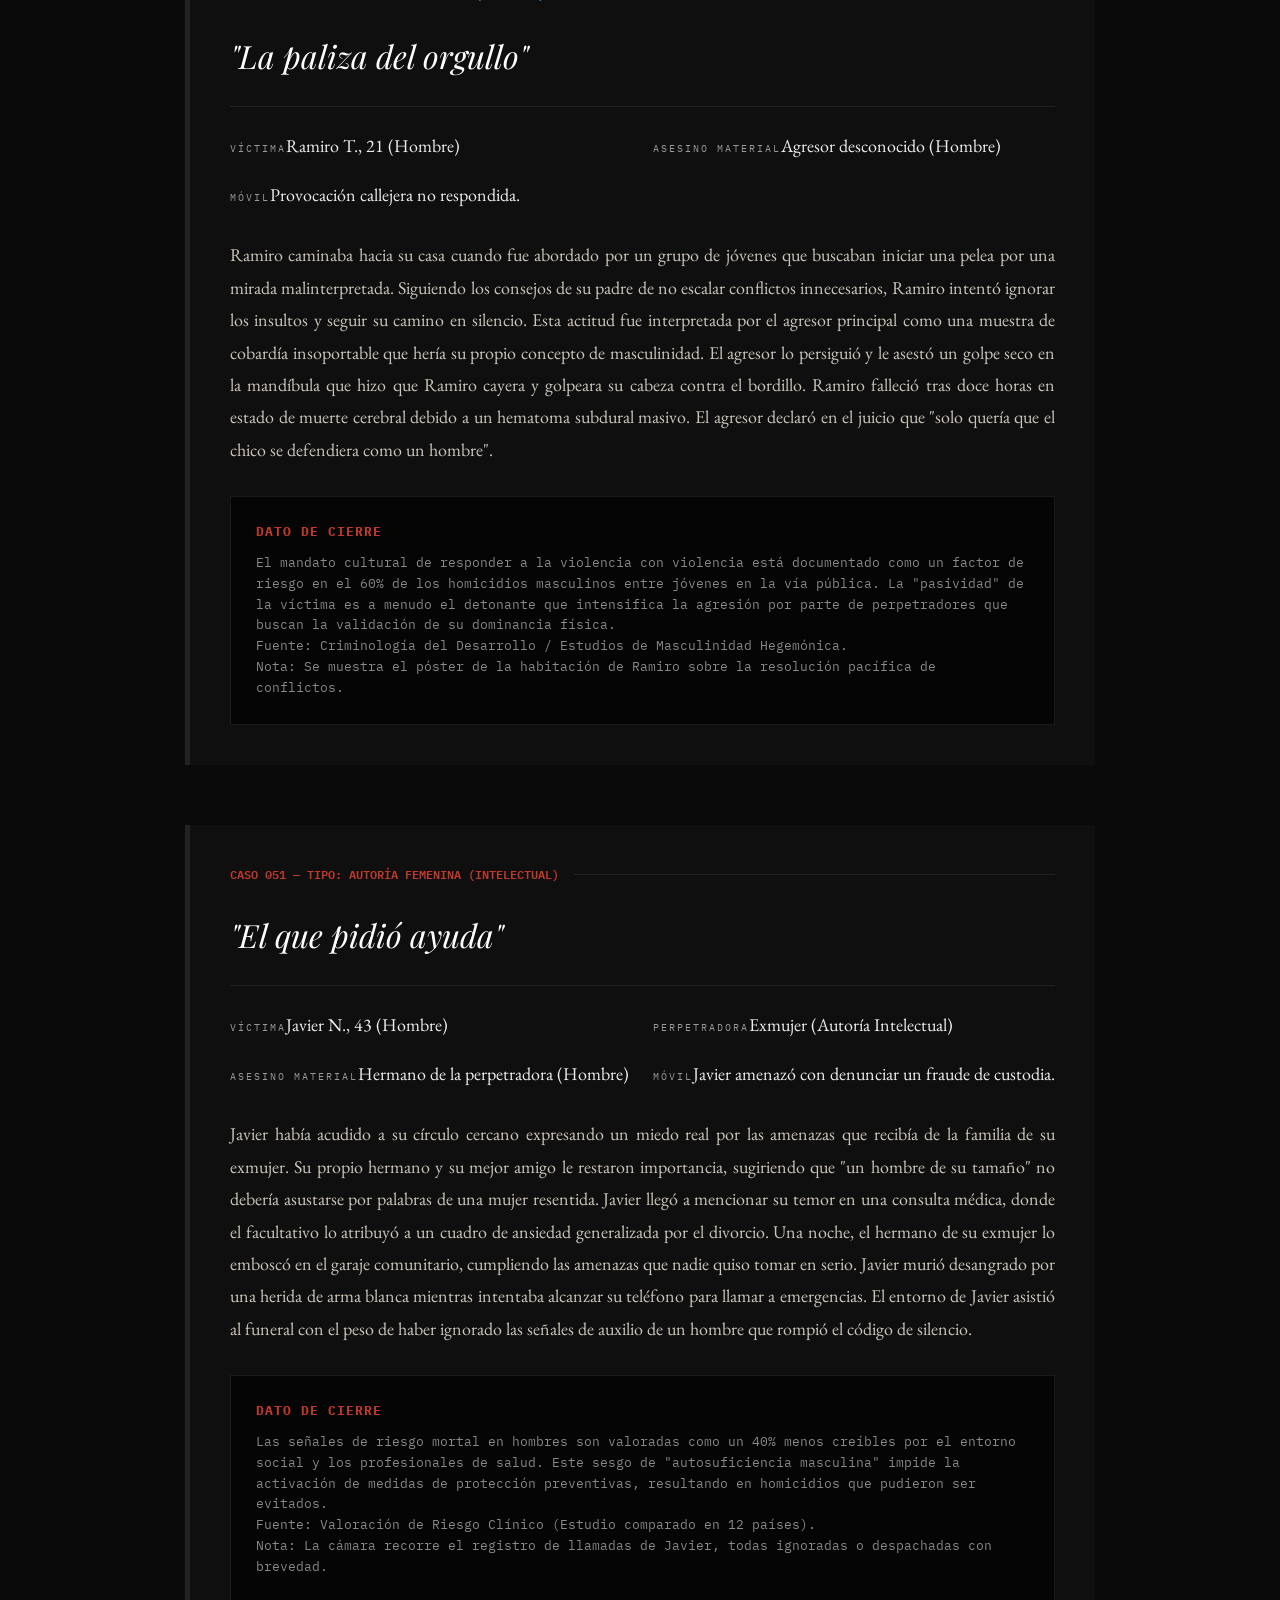
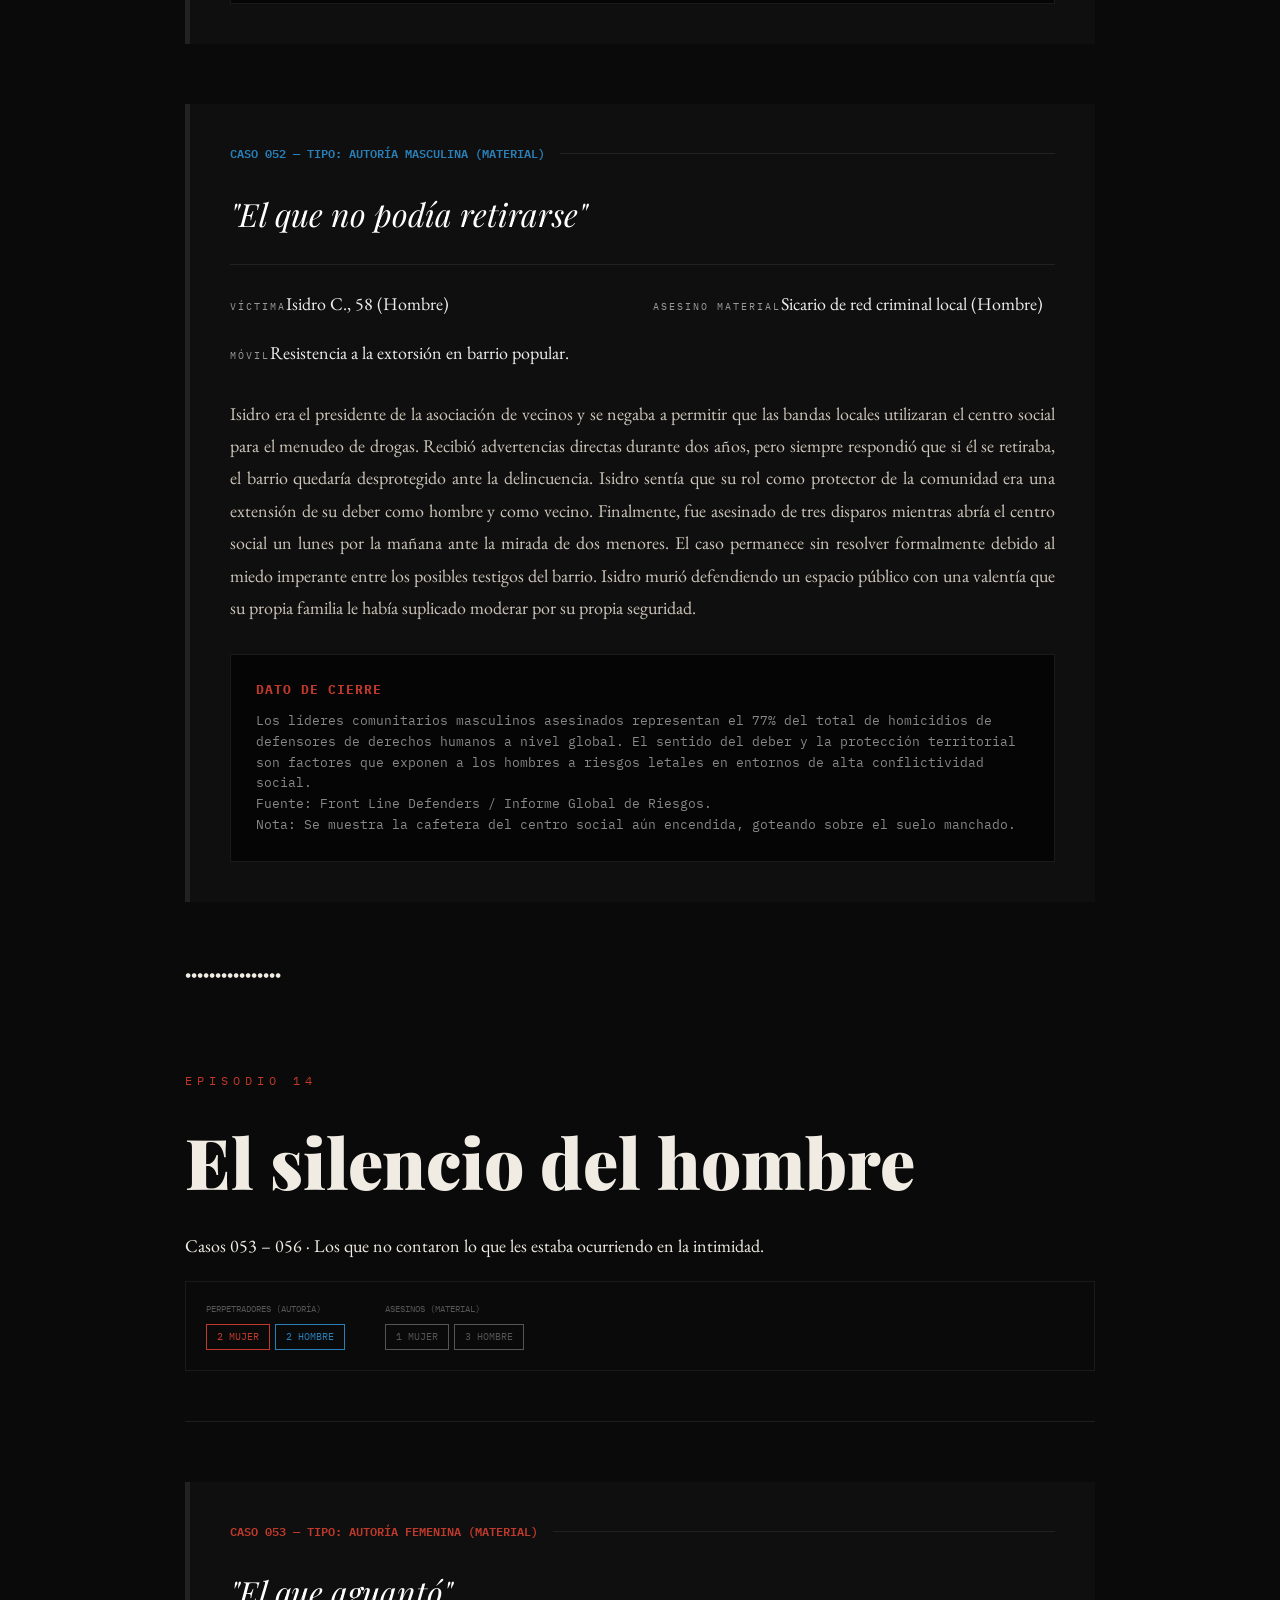
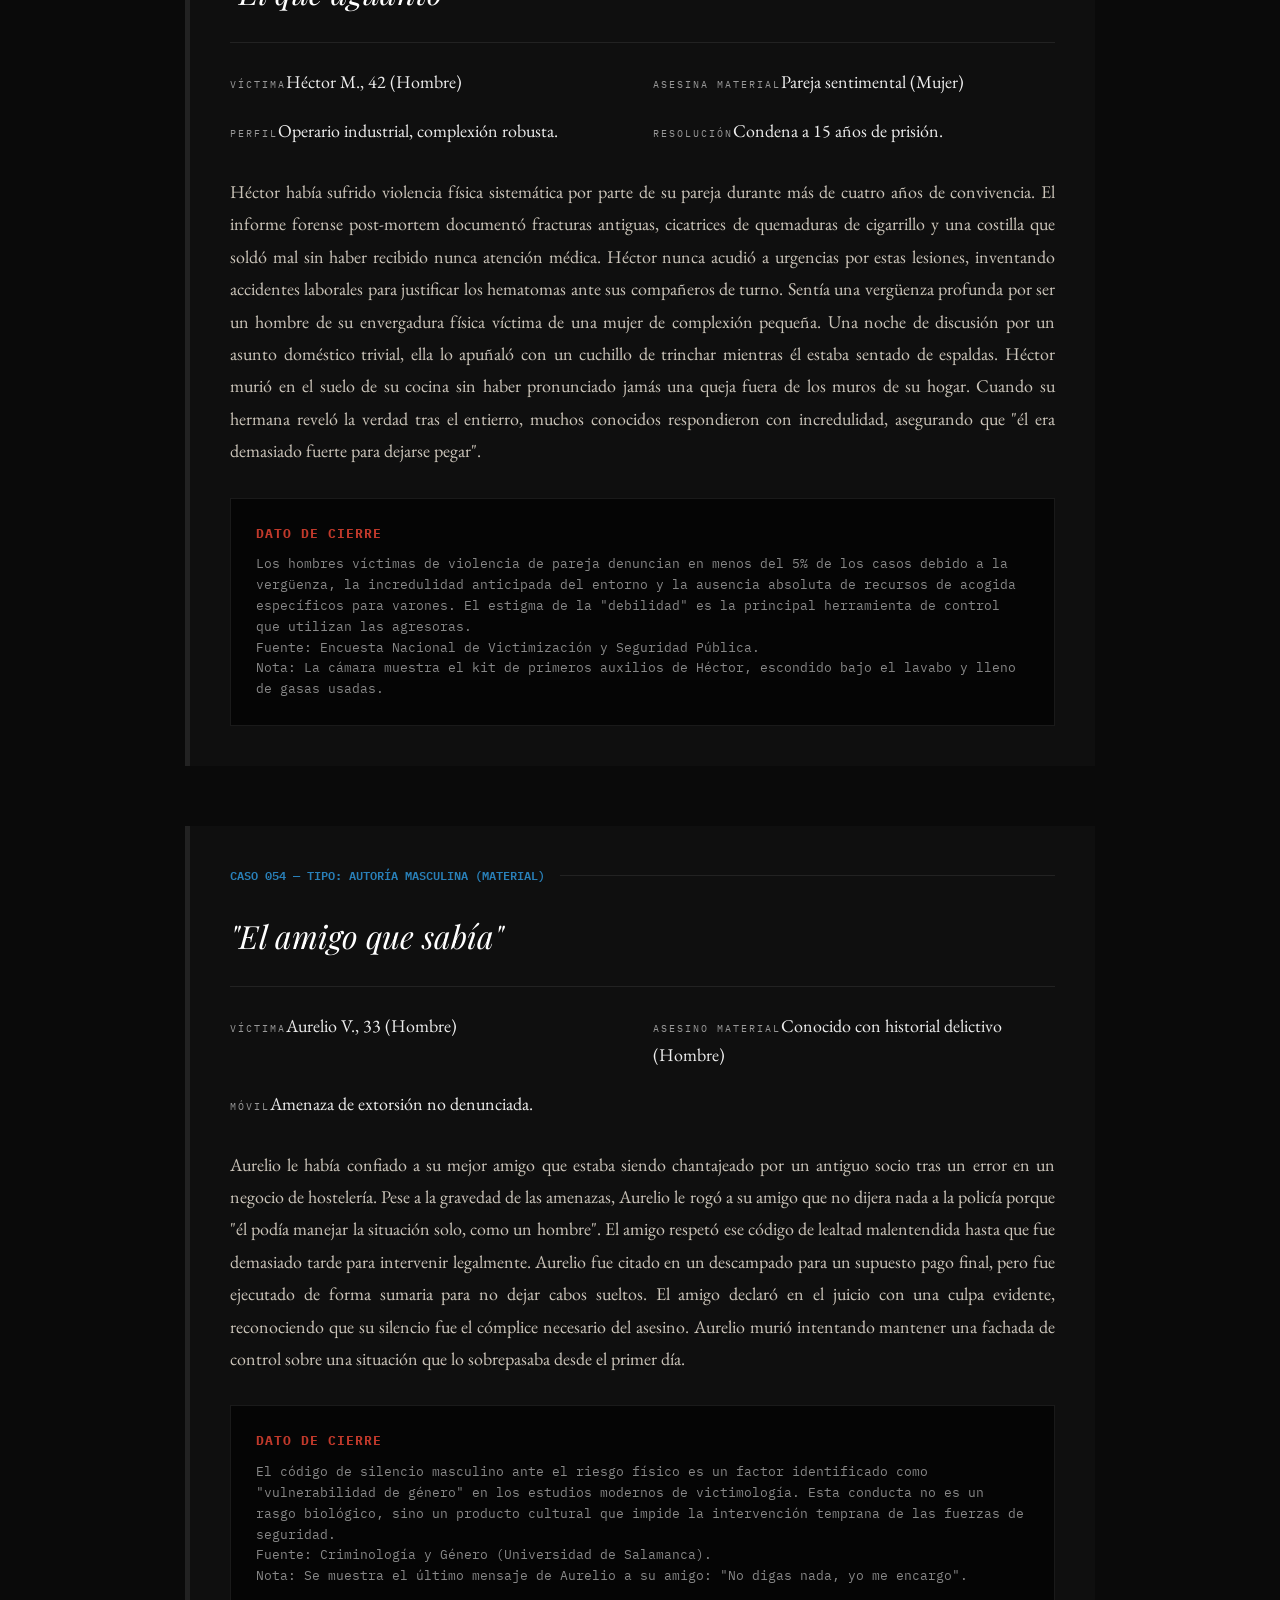
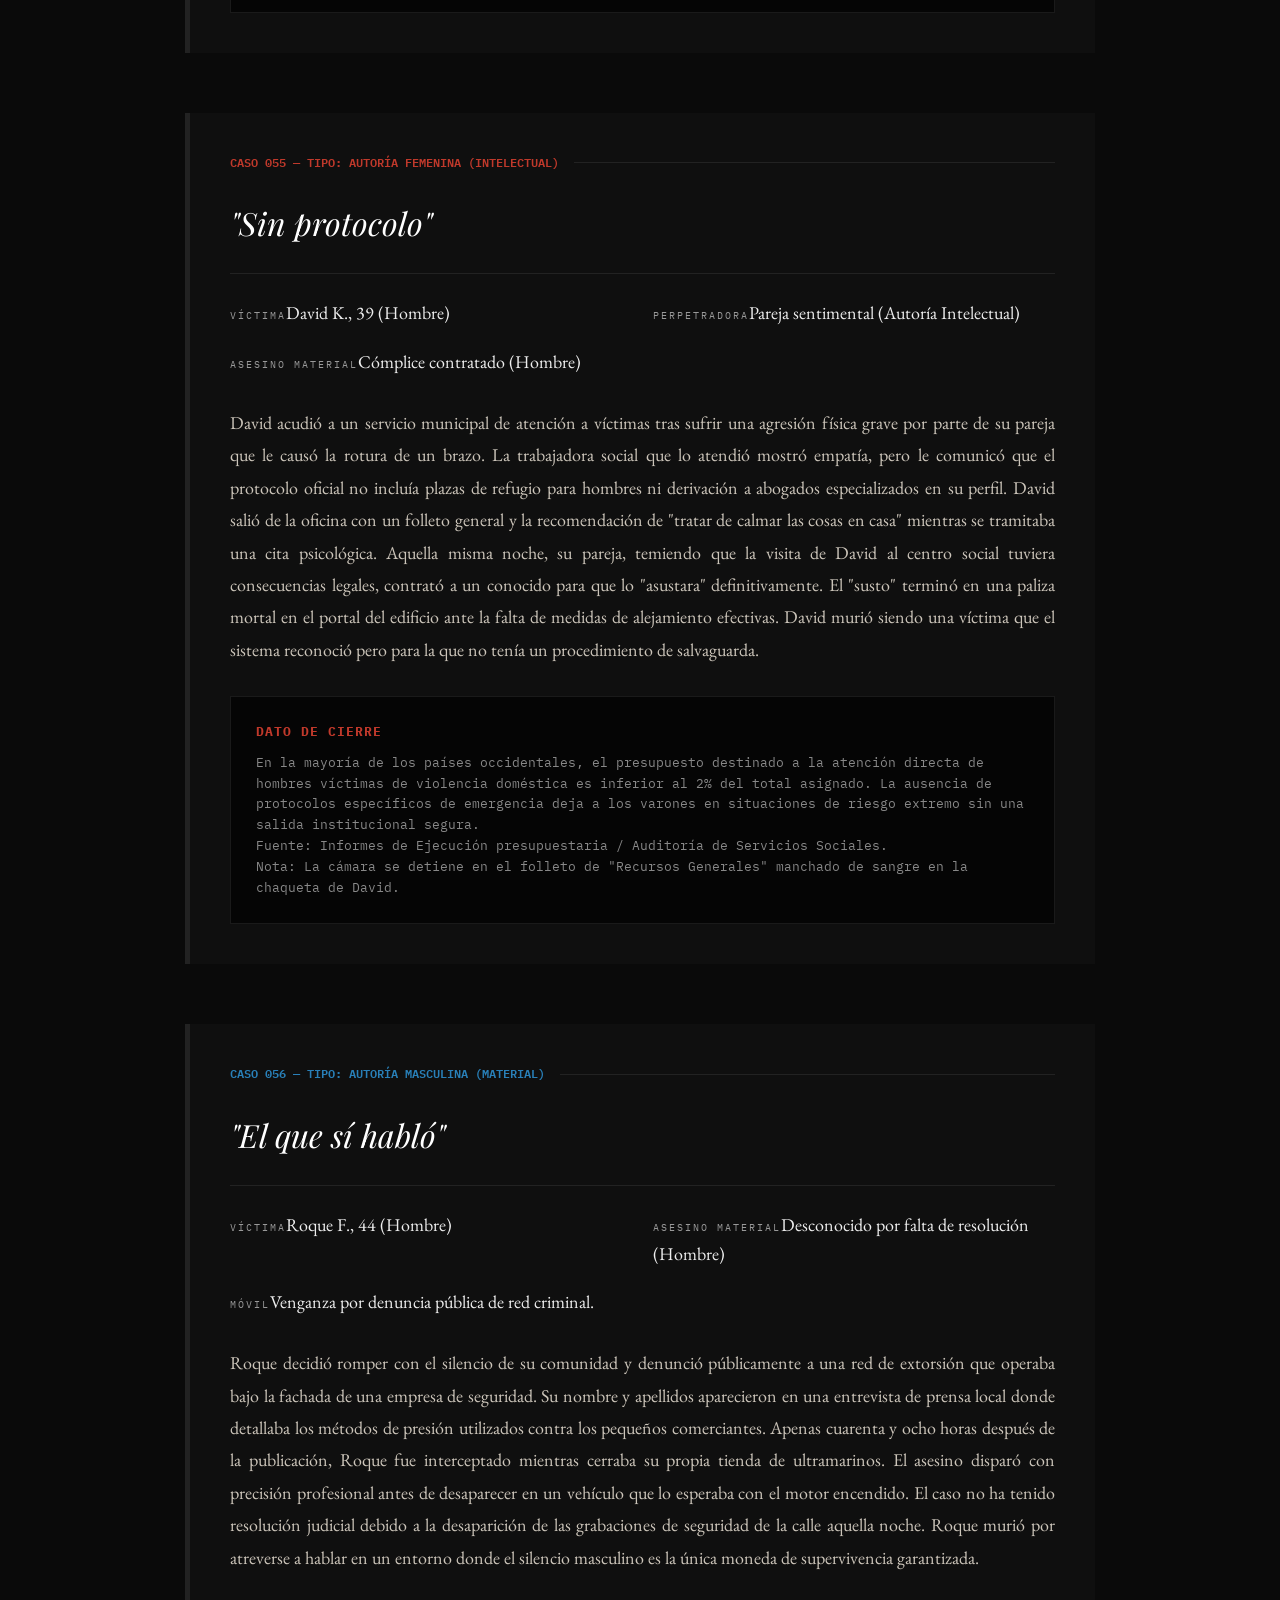
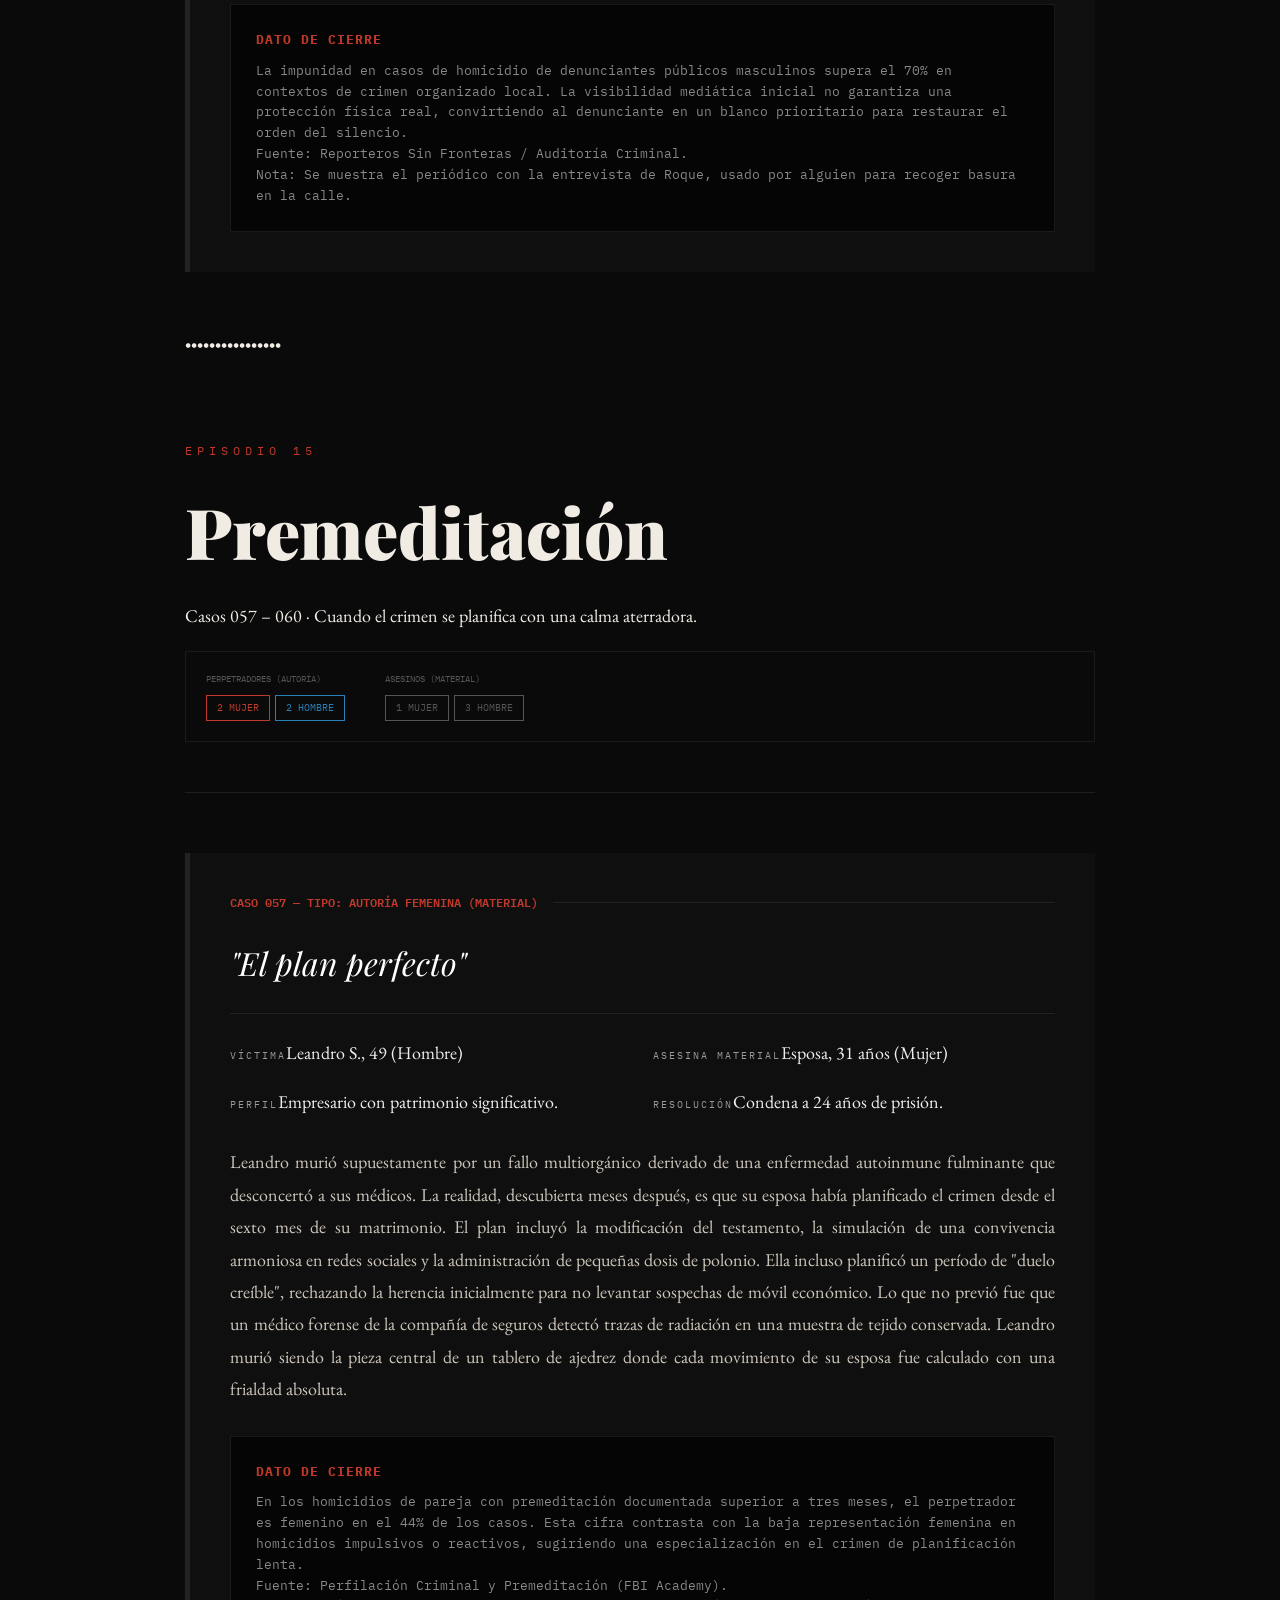
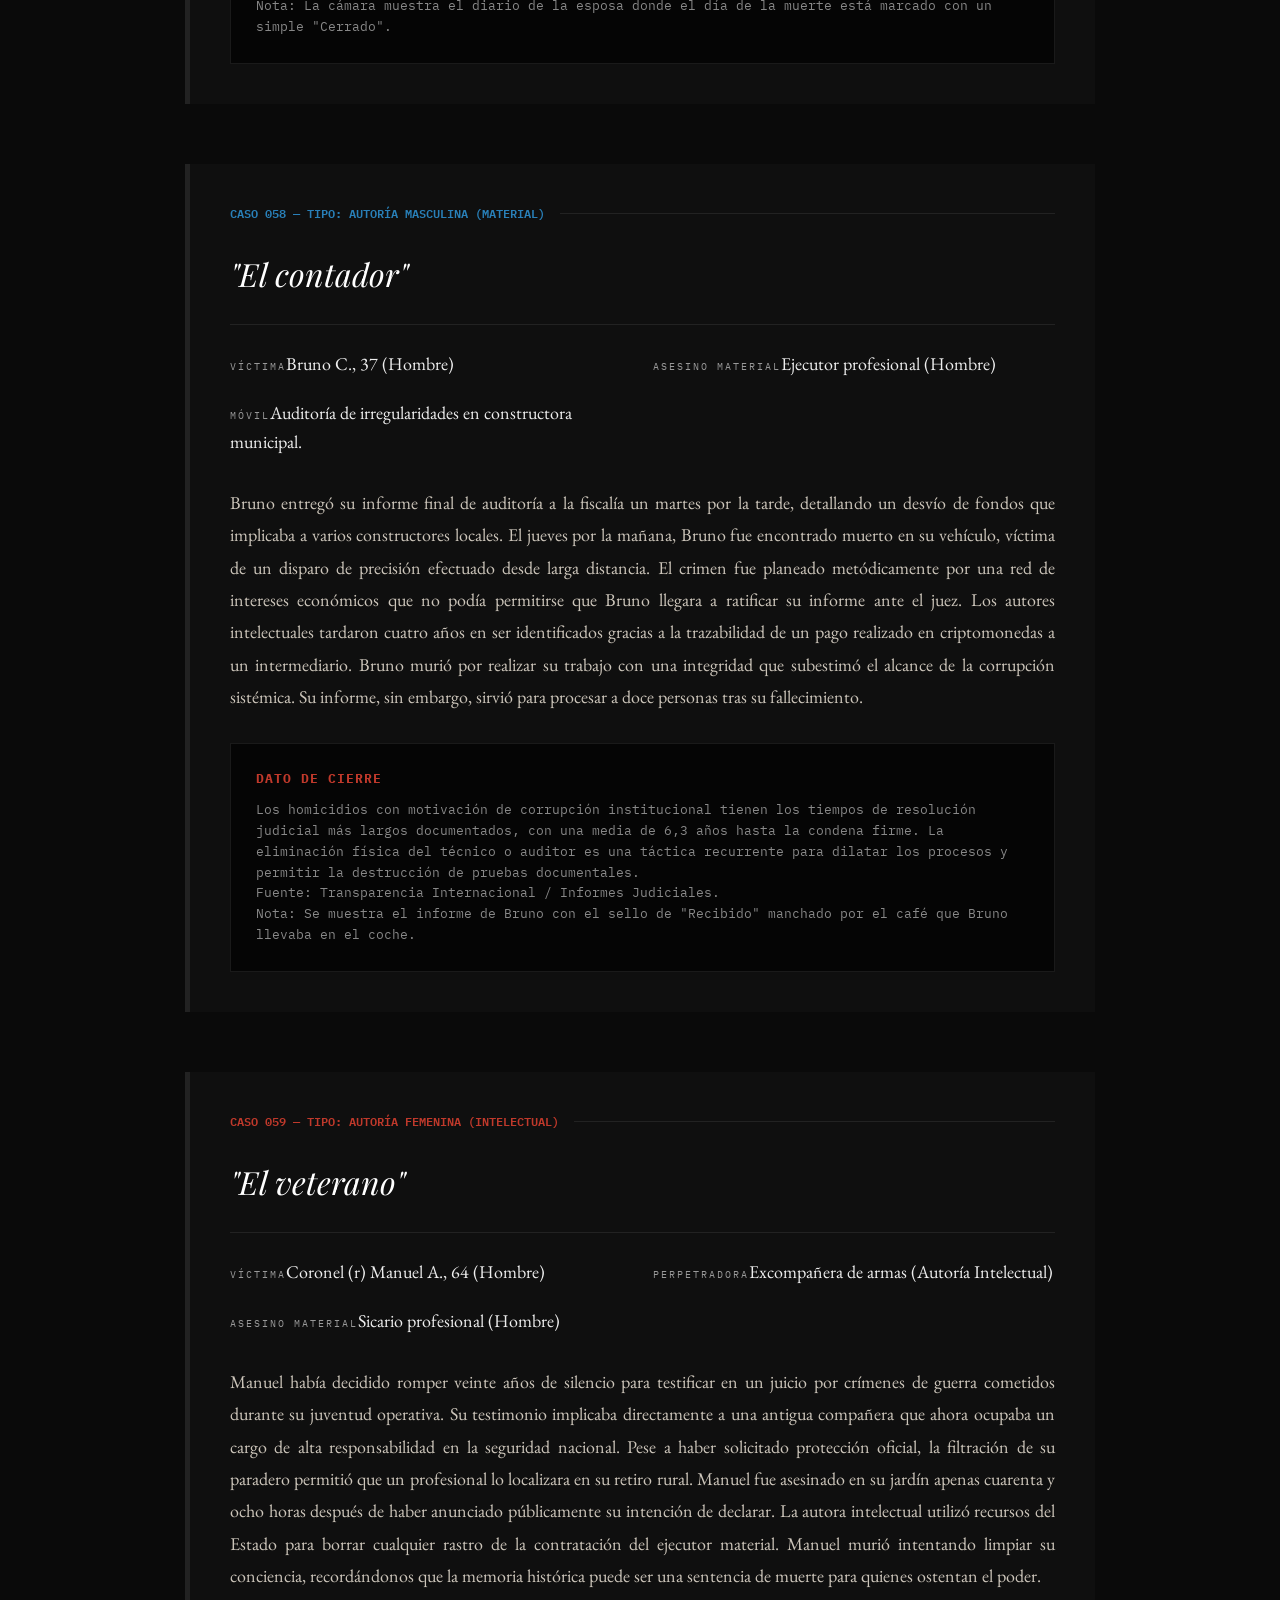
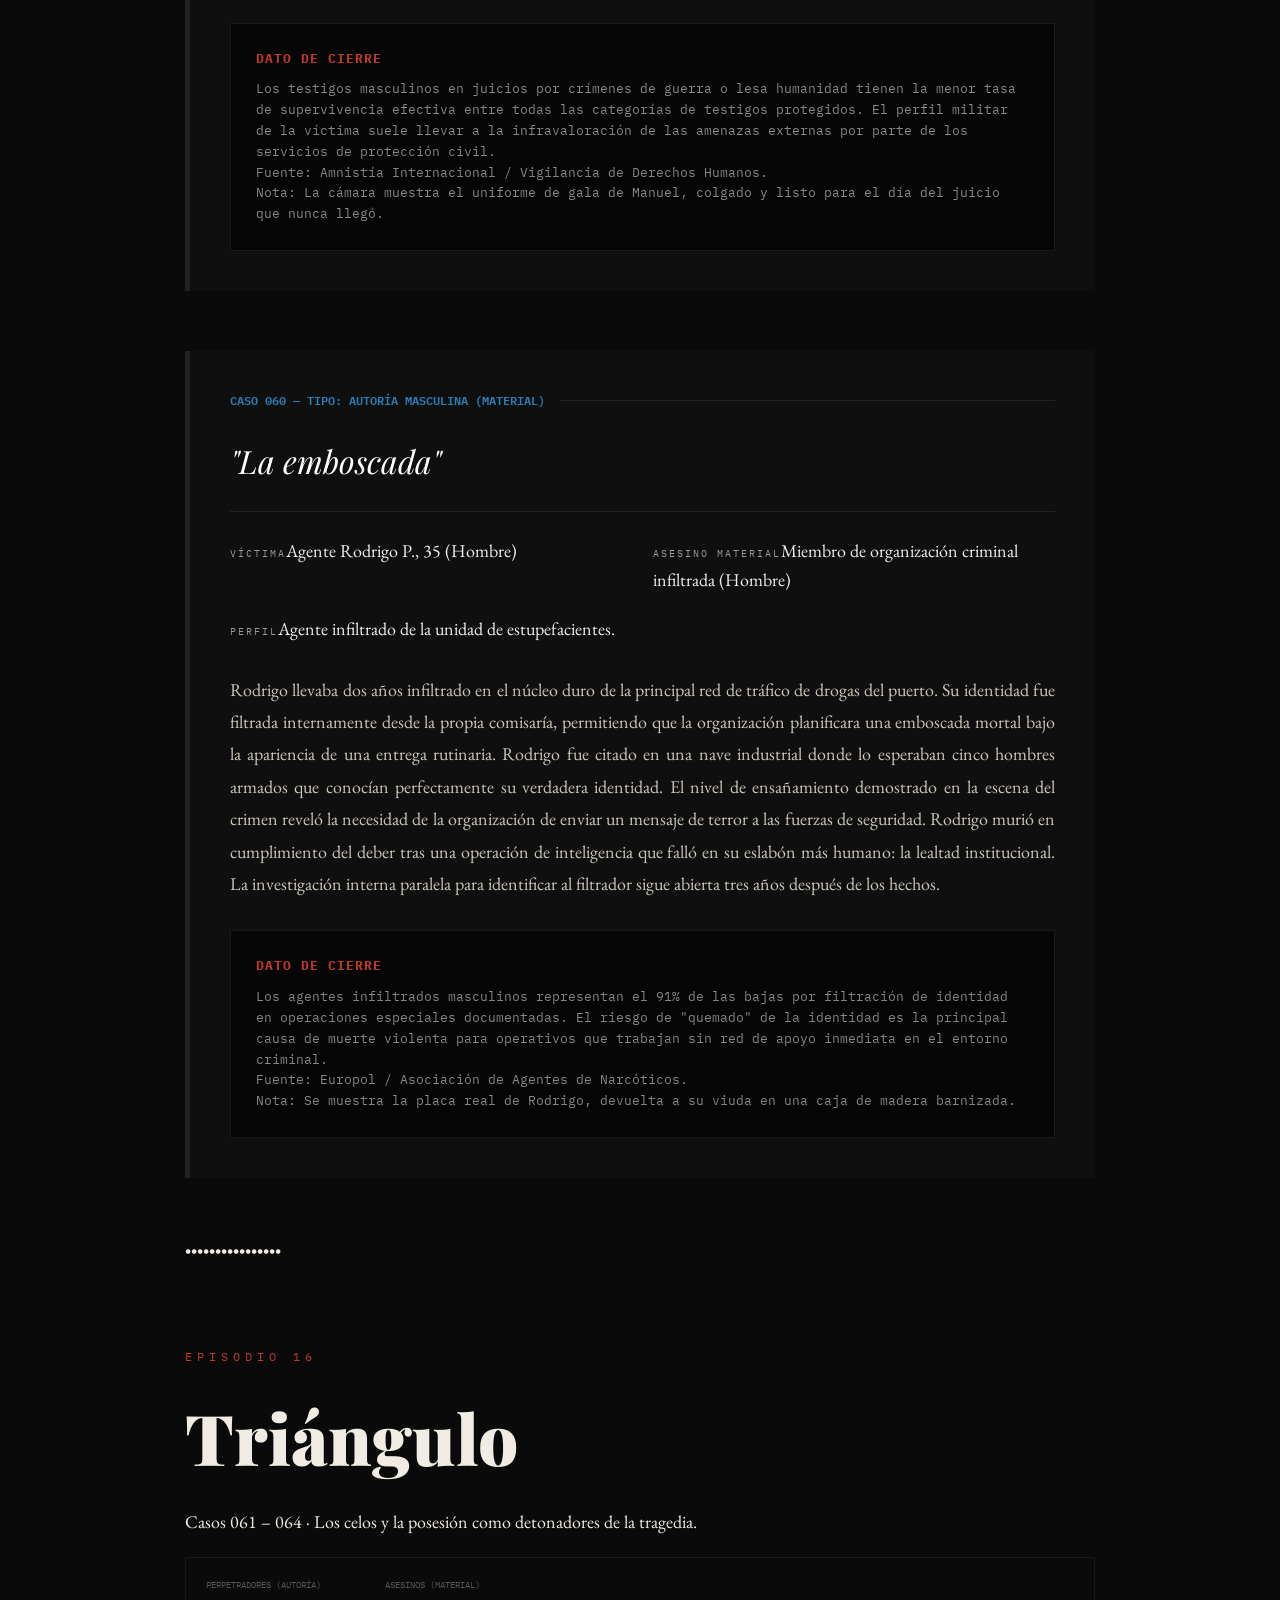
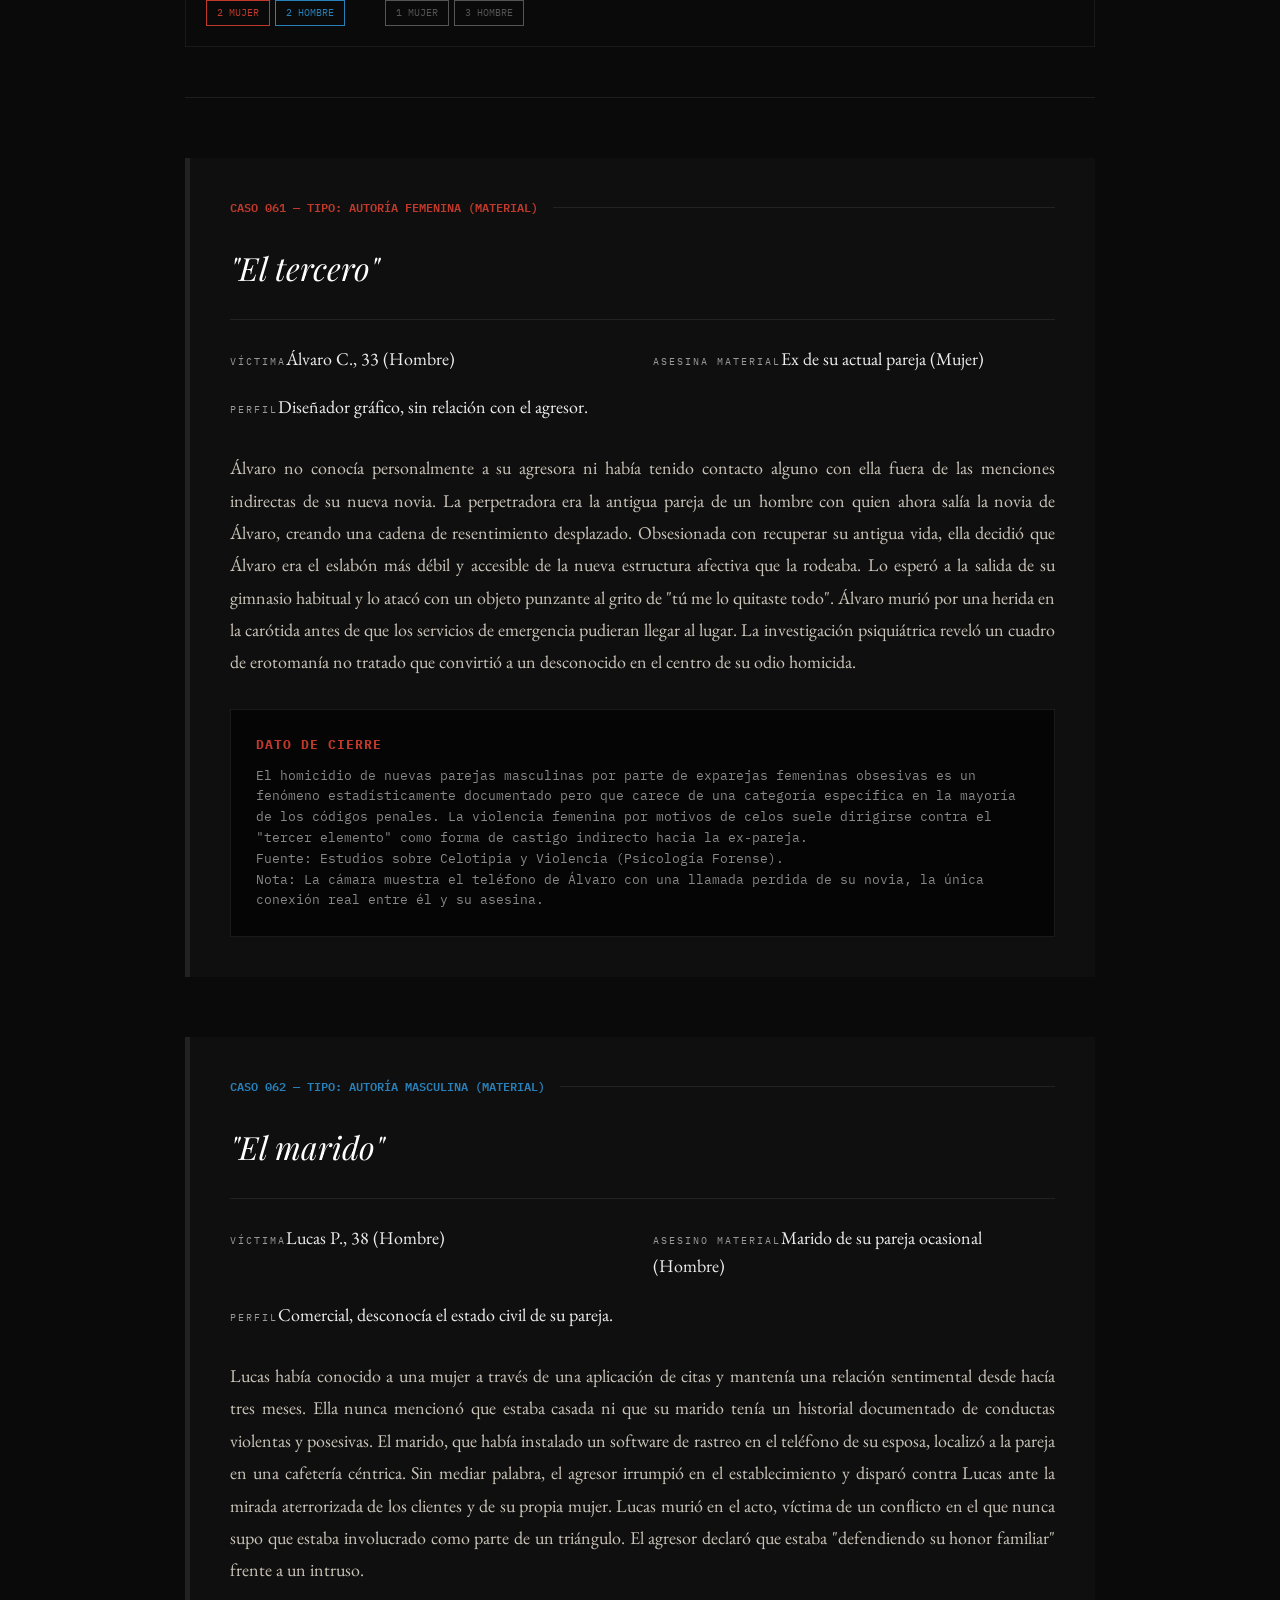
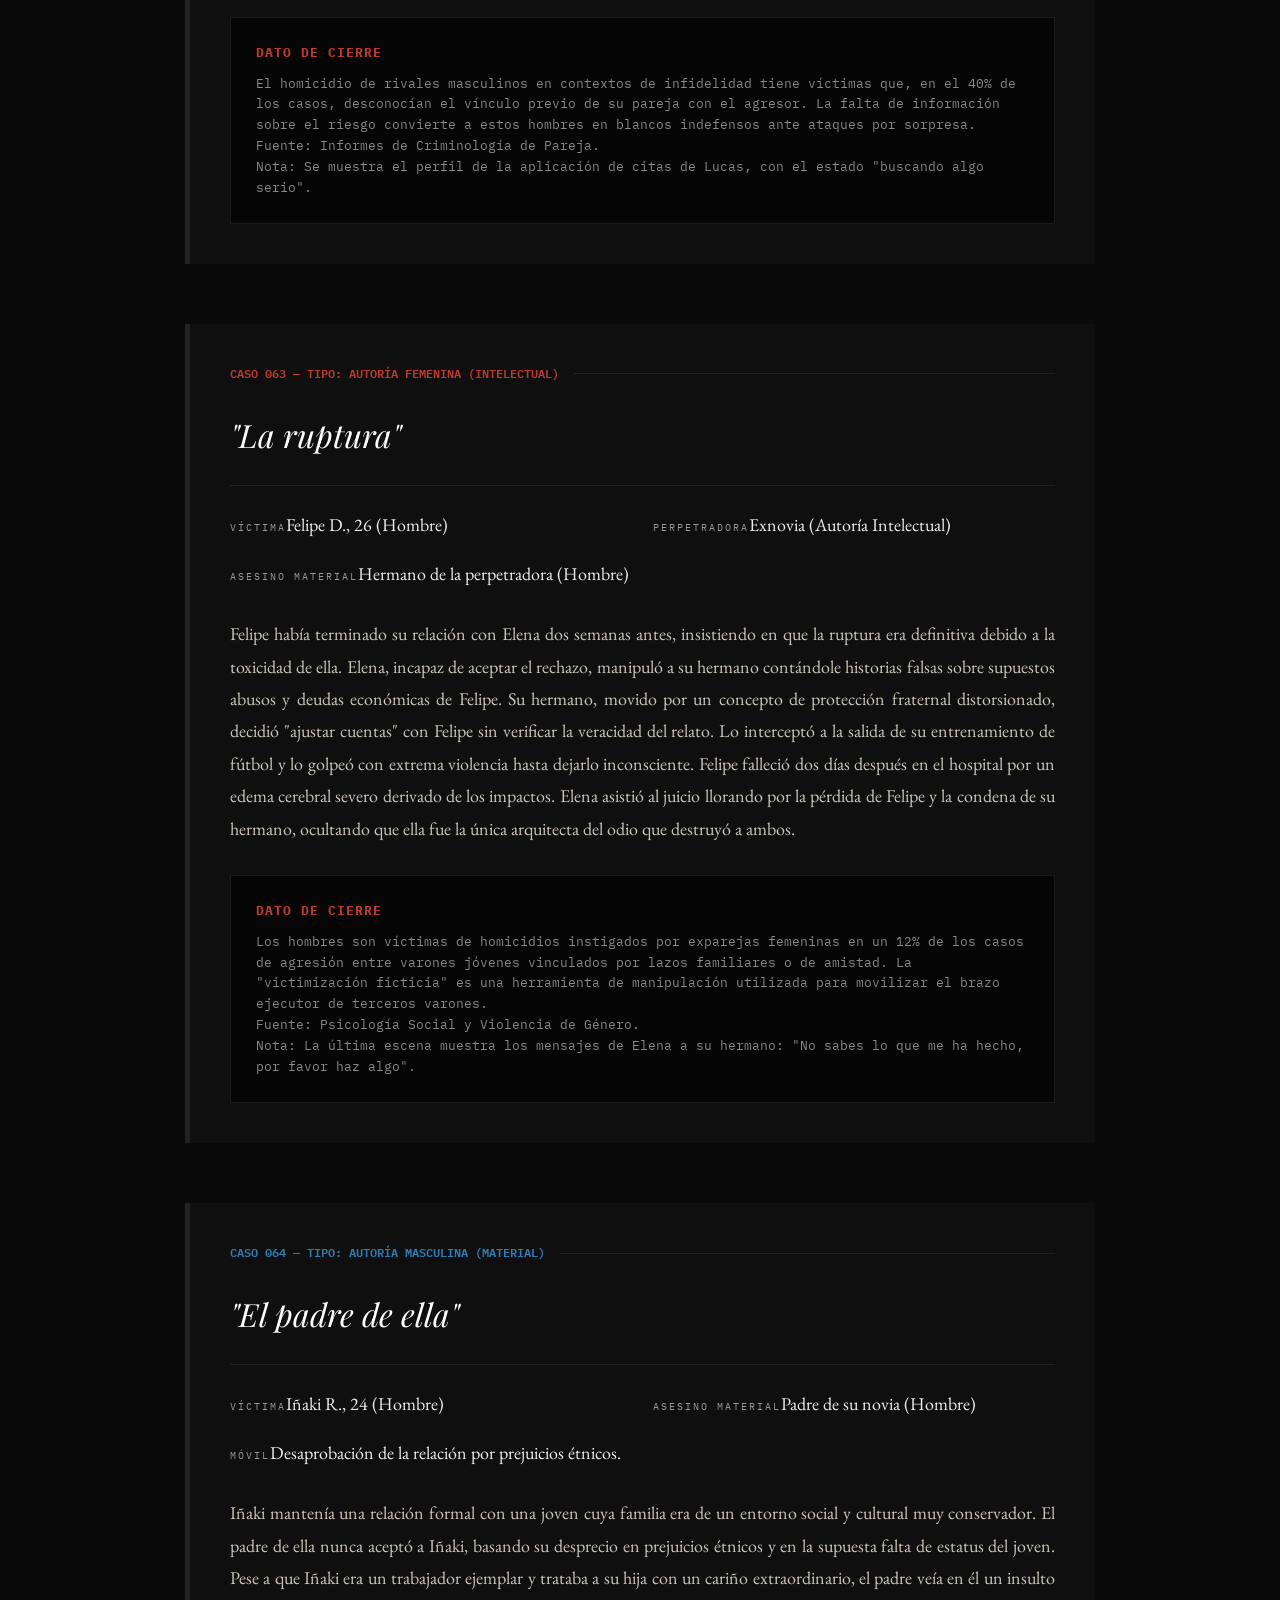
<file: episodios_13_16.html>
<!DOCTYPE html>
<html lang="es">
<head>
<meta charset="UTF-8">
<meta name="viewport" content="width=device-width, initial-scale=1.0">
<title>VÍCTIMA — Biblia de Serie Completa</title>
<link href="https://fonts.googleapis.com/css2?family=Playfair+Display:ital,wght@0,400;0,700;0,900;1,400&family=IBM+Plex+Mono:wght@300;400;500&family=EB+Garamond:ital,wght@0,400;0,500;1,400&display=swap" rel="stylesheet">
<link rel="stylesheet" href="styles.css">
</head>
<body>

<nav class="nav-episodios">
  <div class="nav-grid">
    <a class="nav-ep" href="index.html">INICIO</a>
    <a class="nav-ep" href="episodios_01_04.html">E01-E04</a>
    <a class="nav-ep" href="episodios_05_08.html">E05-E08</a>
    <a class="nav-ep" href="episodios_09_12.html">E09-E12</a>
    <a class="nav-ep active" href="episodios_13_16.html">E13-E16</a>
    <a class="nav-ep" href="episodios_17_20.html">E17-E20</a>
    <a class="nav-ep" href="episodios_21_25.html">E21-E25</a>
  </div>
</nav>

<div class="contenedor">

  <!-- ============================================================ -->
  <!-- EPISODIO 13: MASCULINIDAD FRÁGIL -->
  <!-- ============================================================ -->
  <div class="episodio" id="ep13">
    <div class="ep-header">
      <span class="ep-numero">Episodio 13</span>
      <h1 class="ep-titulo">Masculinidad frágil</h1>
      <span class="ep-subtitulo">Casos 049 – 052 · El mandato de género que mata en ambas direcciones.</span>
      
      <div class="ep-distribucion">
        <div class="dist-item">
          <span class="dist-label">Perpetradores (Autoría)</span>
          <div style="display:flex; gap:5px;"><span class="badge badge-m">2 Mujer</span><span class="badge badge-h">2 Hombre</span></div>
        </div>
        <div class="dist-item">
          <span class="dist-label">Asesinos (Material)</span>
          <div style="display:flex; gap:5px;"><span class="badge badge-esp">1 Mujer</span><span class="badge badge-esp">3 Hombre</span></div>
        </div>
      </div>
    </div>

    <!-- CASO 049 -->
    <div class="caso">
      <div class="caso-header">
        <span class="caso-num-tipo tipo-m">Caso 049 — TIPO: AUTORÍA FEMENINA (MATERIAL)</span>
        <div class="header-line"></div>
      </div>
      <div class="caso-titulo-nombre">"El que no lloraba"</div>
      <div class="ficha">
        <div class="ficha-item"><span class="ficha-label">Víctima</span><span class="ficha-valor">Ernesto W., 38 (Hombre)</span></div>
        <div class="ficha-item"><span class="ficha-label">Perpetradora</span><span class="ficha-valor">Pareja sentimental, 35 años (Intelectual)</span></div>
        <div class="ficha-item"><span class="ficha-label">Asesina Material</span><span class="ficha-valor">La propia Perpetradora (Mujer)</span></div>
        <div class="ficha-item"><span class="ficha-label">Móvil</span><span class="ficha-valor">Inducción al suicidio mediante violencia psicológica.</span></div>
        <div class="ficha-item"><span class="ficha-label">Resolución</span><span class="ficha-valor">Condena histórica de 10 años por inducción al suicidio.</span></div>
      </div>
      <div class="caso-sinopsis">
        Ernesto era un hombre exitoso en lo profesional pero vulnerable en lo emocional, situación que su pareja utilizó para ejercer un control psicológico devastador. Durante dieciocho meses, ella documentó y publicó en redes sociales los momentos de debilidad y llanto de Ernesto, ridiculizándolo bajo la etiqueta de "performance" ante su círculo social. Ernesto intentó buscar ayuda profesional, pero ella saboteó las sesiones presentándose como la verdadera víctima de un hombre inestable. La presión constante, sumada al aislamiento forzado de su familia, llevó a Ernesto a quitarse la vida en el domicilio común. La autopsia psicológica y el análisis de los dispositivos electrónicos revelaron un patrón de hostigamiento verbal diario diseñado para destruir su autoestima. Ella fue condenada en un juicio sin precedentes, donde se demostró que el suicidio fue el resultado directo de una ejecución psicológica planificada.
      </div>
      <div class="dato-cierre">
        <strong>Dato de cierre</strong>
        El suicidio masculino triplica al femenino en todos los países occidentales, siendo la violencia psicológica de pareja un factor contribuyente en el 15% de los casos. La legislación actual rara vez reconoce la inducción al suicidio como una forma de homicidio cuando la víctima es hombre, lo que genera una impunidad sistémica para la violencia psicológica femenina.
        <div class="nota-narrativa">
          Fuente: Instituto Nacional de Estadística (INE) / Estudios de Suicidología.<br>
          Nota: El espectador debe cuestionarse por qué este caso no se etiqueta legalmente como "violencia de género".
        </div>
      </div>
    </div>

    <!-- CASO 050 -->
    <div class="caso">
      <div class="caso-header">
        <span class="caso-num-tipo tipo-h">Caso 050 — TIPO: AUTORÍA MASCULINA (MATERIAL)</span>
        <div class="header-line"></div>
      </div>
      <div class="caso-titulo-nombre">"La paliza del orgullo"</div>
      <div class="ficha">
        <div class="ficha-item"><span class="ficha-label">Víctima</span><span class="ficha-valor">Ramiro T., 21 (Hombre)</span></div>
        <div class="ficha-item"><span class="ficha-label">Asesino Material</span><span class="ficha-valor">Agresor desconocido (Hombre)</span></div>
        <div class="ficha-item"><span class="ficha-label">Móvil</span><span class="ficha-valor">Provocación callejera no respondida.</span></div>
      </div>
      <div class="caso-sinopsis">
        Ramiro caminaba hacia su casa cuando fue abordado por un grupo de jóvenes que buscaban iniciar una pelea por una mirada malinterpretada. Siguiendo los consejos de su padre de no escalar conflictos innecesarios, Ramiro intentó ignorar los insultos y seguir su camino en silencio. Esta actitud fue interpretada por el agresor principal como una muestra de cobardía insoportable que hería su propio concepto de masculinidad. El agresor lo persiguió y le asestó un golpe seco en la mandíbula que hizo que Ramiro cayera y golpeara su cabeza contra el bordillo. Ramiro falleció tras doce horas en estado de muerte cerebral debido a un hematoma subdural masivo. El agresor declaró en el juicio que "solo quería que el chico se defendiera como un hombre".
      </div>
      <div class="dato-cierre">
        <strong>Dato de cierre</strong>
        El mandato cultural de responder a la violencia con violencia está documentado como un factor de riesgo en el 60% de los homicidios masculinos entre jóvenes en la vía pública. La "pasividad" de la víctima es a menudo el detonante que intensifica la agresión por parte de perpetradores que buscan la validación de su dominancia física.
        <div class="nota-narrativa">
          Fuente: Criminología del Desarrollo / Estudios de Masculinidad Hegemónica.<br>
          Nota: Se muestra el póster de la habitación de Ramiro sobre la resolución pacífica de conflictos.
        </div>
      </div>
    </div>

    <!-- CASO 051 -->
    <div class="caso">
      <div class="caso-header">
        <span class="caso-num-tipo tipo-m">Caso 051 — TIPO: AUTORÍA FEMENINA (INTELECTUAL)</span>
        <div class="header-line"></div>
      </div>
      <div class="caso-titulo-nombre">"El que pidió ayuda"</div>
      <div class="ficha">
        <div class="ficha-item"><span class="ficha-label">Víctima</span><span class="ficha-valor">Javier N., 43 (Hombre)</span></div>
        <div class="ficha-item"><span class="ficha-label">Perpetradora</span><span class="ficha-valor">Exmujer (Autoría Intelectual)</span></div>
        <div class="ficha-item"><span class="ficha-label">Asesino Material</span><span class="ficha-valor">Hermano de la perpetradora (Hombre)</span></div>
        <div class="ficha-item"><span class="ficha-label">Móvil</span><span class="ficha-valor">Javier amenazó con denunciar un fraude de custodia.</span></div>
      </div>
      <div class="caso-sinopsis">
        Javier había acudido a su círculo cercano expresando un miedo real por las amenazas que recibía de la familia de su exmujer. Su propio hermano y su mejor amigo le restaron importancia, sugiriendo que "un hombre de su tamaño" no debería asustarse por palabras de una mujer resentida. Javier llegó a mencionar su temor en una consulta médica, donde el facultativo lo atribuyó a un cuadro de ansiedad generalizada por el divorcio. Una noche, el hermano de su exmujer lo emboscó en el garaje comunitario, cumpliendo las amenazas que nadie quiso tomar en serio. Javier murió desangrado por una herida de arma blanca mientras intentaba alcanzar su teléfono para llamar a emergencias. El entorno de Javier asistió al funeral con el peso de haber ignorado las señales de auxilio de un hombre que rompió el código de silencio.
      </div>
      <div class="dato-cierre">
        <strong>Dato de cierre</strong>
        Las señales de riesgo mortal en hombres son valoradas como un 40% menos creíbles por el entorno social y los profesionales de salud. Este sesgo de "autosuficiencia masculina" impide la activación de medidas de protección preventivas, resultando en homicidios que pudieron ser evitados.
        <div class="nota-narrativa">
          Fuente: Valoración de Riesgo Clínico (Estudio comparado en 12 países).<br>
          Nota: La cámara recorre el registro de llamadas de Javier, todas ignoradas o despachadas con brevedad.
        </div>
      </div>
    </div>

    <!-- CASO 052 -->
    <div class="caso">
      <div class="caso-header">
        <span class="caso-num-tipo tipo-h">Caso 052 — TIPO: AUTORÍA MASCULINA (MATERIAL)</span>
        <div class="header-line"></div>
      </div>
      <div class="caso-titulo-nombre">"El que no podía retirarse"</div>
      <div class="ficha">
        <div class="ficha-item"><span class="ficha-label">Víctima</span><span class="ficha-valor">Isidro C., 58 (Hombre)</span></div>
        <div class="ficha-item"><span class="ficha-label">Asesino Material</span><span class="ficha-valor">Sicario de red criminal local (Hombre)</span></div>
        <div class="ficha-item"><span class="ficha-label">Móvil</span><span class="ficha-valor">Resistencia a la extorsión en barrio popular.</span></div>
      </div>
      <div class="caso-sinopsis">
        Isidro era el presidente de la asociación de vecinos y se negaba a permitir que las bandas locales utilizaran el centro social para el menudeo de drogas. Recibió advertencias directas durante dos años, pero siempre respondió que si él se retiraba, el barrio quedaría desprotegido ante la delincuencia. Isidro sentía que su rol como protector de la comunidad era una extensión de su deber como hombre y como vecino. Finalmente, fue asesinado de tres disparos mientras abría el centro social un lunes por la mañana ante la mirada de dos menores. El caso permanece sin resolver formalmente debido al miedo imperante entre los posibles testigos del barrio. Isidro murió defendiendo un espacio público con una valentía que su propia familia le había suplicado moderar por su propia seguridad.
      </div>
      <div class="dato-cierre">
        <strong>Dato de cierre</strong>
        Los líderes comunitarios masculinos asesinados representan el 77% del total de homicidios de defensores de derechos humanos a nivel global. El sentido del deber y la protección territorial son factores que exponen a los hombres a riesgos letales en entornos de alta conflictividad social.
        <div class="nota-narrativa">
          Fuente: Front Line Defenders / Informe Global de Riesgos.<br>
          Nota: Se muestra la cafetera del centro social aún encendida, goteando sobre el suelo manchado.
        </div>
      </div>
    </div>
  </div>

  <div class="divisor-bloque">••••••••••••••••</div>

  <!-- ============================================================ -->
  <!-- EPISODIO 14: EL SILENCIO DEL HOMBRE -->
  <!-- ============================================================ -->
  <div class="episodio" id="ep14">
    <div class="ep-header">
      <span class="ep-numero">Episodio 14</span>
      <h1 class="ep-titulo">El silencio del hombre</h1>
      <span class="ep-subtitulo">Casos 053 – 056 · Los que no contaron lo que les estaba ocurriendo en la intimidad.</span>
      
      <div class="ep-distribucion">
        <div class="dist-item">
          <span class="dist-label">Perpetradores (Autoría)</span>
          <div style="display:flex; gap:5px;"><span class="badge badge-m">2 Mujer</span><span class="badge badge-h">2 Hombre</span></div>
        </div>
        <div class="dist-item">
          <span class="dist-label">Asesinos (Material)</span>
          <div style="display:flex; gap:5px;"><span class="badge badge-esp">1 Mujer</span><span class="badge badge-esp">3 Hombre</span></div>
        </div>
      </div>
    </div>

    <!-- CASO 053 -->
    <div class="caso">
      <div class="caso-header">
        <span class="caso-num-tipo tipo-m">Caso 053 — TIPO: AUTORÍA FEMENINA (MATERIAL)</span>
        <div class="header-line"></div>
      </div>
      <div class="caso-titulo-nombre">"El que aguantó"</div>
      <div class="ficha">
        <div class="ficha-item"><span class="ficha-label">Víctima</span><span class="ficha-valor">Héctor M., 42 (Hombre)</span></div>
        <div class="ficha-item"><span class="ficha-label">Asesina Material</span><span class="ficha-valor">Pareja sentimental (Mujer)</span></div>
        <div class="ficha-item"><span class="ficha-label">Perfil</span><span class="ficha-valor">Operario industrial, complexión robusta.</span></div>
        <div class="ficha-item"><span class="ficha-label">Resolución</span><span class="ficha-valor">Condena a 15 años de prisión.</span></div>
      </div>
      <div class="caso-sinopsis">
        Héctor había sufrido violencia física sistemática por parte de su pareja durante más de cuatro años de convivencia. El informe forense post-mortem documentó fracturas antiguas, cicatrices de quemaduras de cigarrillo y una costilla que soldó mal sin haber recibido nunca atención médica. Héctor nunca acudió a urgencias por estas lesiones, inventando accidentes laborales para justificar los hematomas ante sus compañeros de turno. Sentía una vergüenza profunda por ser un hombre de su envergadura física víctima de una mujer de complexión pequeña. Una noche de discusión por un asunto doméstico trivial, ella lo apuñaló con un cuchillo de trinchar mientras él estaba sentado de espaldas. Héctor murió en el suelo de su cocina sin haber pronunciado jamás una queja fuera de los muros de su hogar. Cuando su hermana reveló la verdad tras el entierro, muchos conocidos respondieron con incredulidad, asegurando que "él era demasiado fuerte para dejarse pegar".
      </div>
      <div class="dato-cierre">
        <strong>Dato de cierre</strong>
        Los hombres víctimas de violencia de pareja denuncian en menos del 5% de los casos debido a la vergüenza, la incredulidad anticipada del entorno y la ausencia absoluta de recursos de acogida específicos para varones. El estigma de la "debilidad" es la principal herramienta de control que utilizan las agresoras.
        <div class="nota-narrativa">
          Fuente: Encuesta Nacional de Victimización y Seguridad Pública.<br>
          Nota: La cámara muestra el kit de primeros auxilios de Héctor, escondido bajo el lavabo y lleno de gasas usadas.
        </div>
      </div>
    </div>

    <!-- CASO 054 -->
    <div class="caso">
      <div class="caso-header">
        <span class="caso-num-tipo tipo-h">Caso 054 — TIPO: AUTORÍA MASCULINA (MATERIAL)</span>
        <div class="header-line"></div>
      </div>
      <div class="caso-titulo-nombre">"El amigo que sabía"</div>
      <div class="ficha">
        <div class="ficha-item"><span class="ficha-label">Víctima</span><span class="ficha-valor">Aurelio V., 33 (Hombre)</span></div>
        <div class="ficha-item"><span class="ficha-label">Asesino Material</span><span class="ficha-valor">Conocido con historial delictivo (Hombre)</span></div>
        <div class="ficha-item"><span class="ficha-label">Móvil</span><span class="ficha-valor">Amenaza de extorsión no denunciada.</span></div>
      </div>
      <div class="caso-sinopsis">
        Aurelio le había confiado a su mejor amigo que estaba siendo chantajeado por un antiguo socio tras un error en un negocio de hostelería. Pese a la gravedad de las amenazas, Aurelio le rogó a su amigo que no dijera nada a la policía porque "él podía manejar la situación solo, como un hombre". El amigo respetó ese código de lealtad malentendida hasta que fue demasiado tarde para intervenir legalmente. Aurelio fue citado en un descampado para un supuesto pago final, pero fue ejecutado de forma sumaria para no dejar cabos sueltos. El amigo declaró en el juicio con una culpa evidente, reconociendo que su silencio fue el cómplice necesario del asesino. Aurelio murió intentando mantener una fachada de control sobre una situación que lo sobrepasaba desde el primer día.
      </div>
      <div class="dato-cierre">
        <strong>Dato de cierre</strong>
        El código de silencio masculino ante el riesgo físico es un factor identificado como "vulnerabilidad de género" en los estudios modernos de victimología. Esta conducta no es un rasgo biológico, sino un producto cultural que impide la intervención temprana de las fuerzas de seguridad.
        <div class="nota-narrativa">
          Fuente: Criminología y Género (Universidad de Salamanca).<br>
          Nota: Se muestra el último mensaje de Aurelio a su amigo: "No digas nada, yo me encargo".
        </div>
      </div>
    </div>

    <!-- CASO 055 -->
    <div class="caso">
      <div class="caso-header">
        <span class="caso-num-tipo tipo-m">Caso 055 — TIPO: AUTORÍA FEMENINA (INTELECTUAL)</span>
        <div class="header-line"></div>
      </div>
      <div class="caso-titulo-nombre">"Sin protocolo"</div>
      <div class="ficha">
        <div class="ficha-item"><span class="ficha-label">Víctima</span><span class="ficha-valor">David K., 39 (Hombre)</span></div>
        <div class="ficha-item"><span class="ficha-label">Perpetradora</span><span class="ficha-valor">Pareja sentimental (Autoría Intelectual)</span></div>
        <div class="ficha-item"><span class="ficha-label">Asesino Material</span><span class="ficha-valor">Cómplice contratado (Hombre)</span></div>
      </div>
      <div class="caso-sinopsis">
        David acudió a un servicio municipal de atención a víctimas tras sufrir una agresión física grave por parte de su pareja que le causó la rotura de un brazo. La trabajadora social que lo atendió mostró empatía, pero le comunicó que el protocolo oficial no incluía plazas de refugio para hombres ni derivación a abogados especializados en su perfil. David salió de la oficina con un folleto general y la recomendación de "tratar de calmar las cosas en casa" mientras se tramitaba una cita psicológica. Aquella misma noche, su pareja, temiendo que la visita de David al centro social tuviera consecuencias legales, contrató a un conocido para que lo "asustara" definitivamente. El "susto" terminó en una paliza mortal en el portal del edificio ante la falta de medidas de alejamiento efectivas. David murió siendo una víctima que el sistema reconoció pero para la que no tenía un procedimiento de salvaguarda.
      </div>
      <div class="dato-cierre">
        <strong>Dato de cierre</strong>
        En la mayoría de los países occidentales, el presupuesto destinado a la atención directa de hombres víctimas de violencia doméstica es inferior al 2% del total asignado. La ausencia de protocolos específicos de emergencia deja a los varones en situaciones de riesgo extremo sin una salida institucional segura.
        <div class="nota-narrativa">
          Fuente: Informes de Ejecución presupuestaria / Auditoría de Servicios Sociales.<br>
          Nota: La cámara se detiene en el folleto de "Recursos Generales" manchado de sangre en la chaqueta de David.
        </div>
      </div>
    </div>

    <!-- CASO 056 -->
    <div class="caso">
      <div class="caso-header">
        <span class="caso-num-tipo tipo-h">Caso 056 — TIPO: AUTORÍA MASCULINA (MATERIAL)</span>
        <div class="header-line"></div>
      </div>
      <div class="caso-titulo-nombre">"El que sí habló"</div>
      <div class="ficha">
        <div class="ficha-item"><span class="ficha-label">Víctima</span><span class="ficha-valor">Roque F., 44 (Hombre)</span></div>
        <div class="ficha-item"><span class="ficha-label">Asesino Material</span><span class="ficha-valor">Desconocido por falta de resolución (Hombre)</span></div>
        <div class="ficha-item"><span class="ficha-label">Móvil</span><span class="ficha-valor">Venganza por denuncia pública de red criminal.</span></div>
      </div>
      <div class="caso-sinopsis">
        Roque decidió romper con el silencio de su comunidad y denunció públicamente a una red de extorsión que operaba bajo la fachada de una empresa de seguridad. Su nombre y apellidos aparecieron en una entrevista de prensa local donde detallaba los métodos de presión utilizados contra los pequeños comerciantes. Apenas cuarenta y ocho horas después de la publicación, Roque fue interceptado mientras cerraba su propia tienda de ultramarinos. El asesino disparó con precisión profesional antes de desaparecer en un vehículo que lo esperaba con el motor encendido. El caso no ha tenido resolución judicial debido a la desaparición de las grabaciones de seguridad de la calle aquella noche. Roque murió por atreverse a hablar en un entorno donde el silencio masculino es la única moneda de supervivencia garantizada.
      </div>
      <div class="dato-cierre">
        <strong>Dato de cierre</strong>
        La impunidad en casos de homicidio de denunciantes públicos masculinos supera el 70% en contextos de crimen organizado local. La visibilidad mediática inicial no garantiza una protección física real, convirtiendo al denunciante en un blanco prioritario para restaurar el orden del silencio.
        <div class="nota-narrativa">
          Fuente: Reporteros Sin Fronteras / Auditoría Criminal.<br>
          Nota: Se muestra el periódico con la entrevista de Roque, usado por alguien para recoger basura en la calle.
        </div>
      </div>
    </div>
  </div>

  <div class="divisor-bloque">••••••••••••••••</div>

  <!-- ============================================================ -->
  <!-- EPISODIO 15: PREMEDITACIÓN -->
  <!-- ============================================================ -->
  <div class="episodio" id="ep15">
    <div class="ep-header">
      <span class="ep-numero">Episodio 15</span>
      <h1 class="ep-titulo">Premeditación</h1>
      <span class="ep-subtitulo">Casos 057 – 060 · Cuando el crimen se planifica con una calma aterradora.</span>
      
      <div class="ep-distribucion">
        <div class="dist-item">
          <span class="dist-label">Perpetradores (Autoría)</span>
          <div style="display:flex; gap:5px;"><span class="badge badge-m">2 Mujer</span><span class="badge badge-h">2 Hombre</span></div>
        </div>
        <div class="dist-item">
          <span class="dist-label">Asesinos (Material)</span>
          <div style="display:flex; gap:5px;"><span class="badge badge-esp">1 Mujer</span><span class="badge badge-esp">3 Hombre</span></div>
        </div>
      </div>
    </div>

    <!-- CASO 057 -->
    <div class="caso">
      <div class="caso-header">
        <span class="caso-num-tipo tipo-m">Caso 057 — TIPO: AUTORÍA FEMENINA (MATERIAL)</span>
        <div class="header-line"></div>
      </div>
      <div class="caso-titulo-nombre">"El plan perfecto"</div>
      <div class="ficha">
        <div class="ficha-item"><span class="ficha-label">Víctima</span><span class="ficha-valor">Leandro S., 49 (Hombre)</span></div>
        <div class="ficha-item"><span class="ficha-label">Asesina Material</span><span class="ficha-valor">Esposa, 31 años (Mujer)</span></div>
        <div class="ficha-item"><span class="ficha-label">Perfil</span><span class="ficha-valor">Empresario con patrimonio significativo.</span></div>
        <div class="ficha-item"><span class="ficha-label">Resolución</span><span class="ficha-valor">Condena a 24 años de prisión.</span></div>
      </div>
      <div class="caso-sinopsis">
        Leandro murió supuestamente por un fallo multiorgánico derivado de una enfermedad autoinmune fulminante que desconcertó a sus médicos. La realidad, descubierta meses después, es que su esposa había planificado el crimen desde el sexto mes de su matrimonio. El plan incluyó la modificación del testamento, la simulación de una convivencia armoniosa en redes sociales y la administración de pequeñas dosis de polonio. Ella incluso planificó un período de "duelo creíble", rechazando la herencia inicialmente para no levantar sospechas de móvil económico. Lo que no previó fue que un médico forense de la compañía de seguros detectó trazas de radiación en una muestra de tejido conservada. Leandro murió siendo la pieza central de un tablero de ajedrez donde cada movimiento de su esposa fue calculado con una frialdad absoluta.
      </div>
      <div class="dato-cierre">
        <strong>Dato de cierre</strong>
        En los homicidios de pareja con premeditación documentada superior a tres meses, el perpetrador es femenino en el 44% de los casos. Esta cifra contrasta con la baja representación femenina en homicidios impulsivos o reactivos, sugiriendo una especialización en el crimen de planificación lenta.
        <div class="nota-narrativa">
          Fuente: Perfilación Criminal y Premeditación (FBI Academy).<br>
          Nota: La cámara muestra el diario de la esposa donde el día de la muerte está marcado con un simple "Cerrado".
        </div>
      </div>
    </div>

    <!-- CASO 058 -->
    <div class="caso">
      <div class="caso-header">
        <span class="caso-num-tipo tipo-h">Caso 058 — TIPO: AUTORÍA MASCULINA (MATERIAL)</span>
        <div class="header-line"></div>
      </div>
      <div class="caso-titulo-nombre">"El contador"</div>
      <div class="ficha">
        <div class="ficha-item"><span class="ficha-label">Víctima</span><span class="ficha-valor">Bruno C., 37 (Hombre)</span></div>
        <div class="ficha-item"><span class="ficha-label">Asesino Material</span><span class="ficha-valor">Ejecutor profesional (Hombre)</span></div>
        <div class="ficha-item"><span class="ficha-label">Móvil</span><span class="ficha-valor">Auditoría de irregularidades en constructora municipal.</span></div>
      </div>
      <div class="caso-sinopsis">
        Bruno entregó su informe final de auditoría a la fiscalía un martes por la tarde, detallando un desvío de fondos que implicaba a varios constructores locales. El jueves por la mañana, Bruno fue encontrado muerto en su vehículo, víctima de un disparo de precisión efectuado desde larga distancia. El crimen fue planeado metódicamente por una red de intereses económicos que no podía permitirse que Bruno llegara a ratificar su informe ante el juez. Los autores intelectuales tardaron cuatro años en ser identificados gracias a la trazabilidad de un pago realizado en criptomonedas a un intermediario. Bruno murió por realizar su trabajo con una integridad que subestimó el alcance de la corrupción sistémica. Su informe, sin embargo, sirvió para procesar a doce personas tras su fallecimiento.
      </div>
      <div class="dato-cierre">
        <strong>Dato de cierre</strong>
        Los homicidios con motivación de corrupción institucional tienen los tiempos de resolución judicial más largos documentados, con una media de 6,3 años hasta la condena firme. La eliminación física del técnico o auditor es una táctica recurrente para dilatar los procesos y permitir la destrucción de pruebas documentales.
        <div class="nota-narrativa">
          Fuente: Transparencia Internacional / Informes Judiciales.<br>
          Nota: Se muestra el informe de Bruno con el sello de "Recibido" manchado por el café que Bruno llevaba en el coche.
        </div>
      </div>
    </div>

    <!-- CASO 059 -->
    <div class="caso">
      <div class="caso-header">
        <span class="caso-num-tipo tipo-m">Caso 059 — TIPO: AUTORÍA FEMENINA (INTELECTUAL)</span>
        <div class="header-line"></div>
      </div>
      <div class="caso-titulo-nombre">"El veterano"</div>
      <div class="ficha">
        <div class="ficha-item"><span class="ficha-label">Víctima</span><span class="ficha-valor">Coronel (r) Manuel A., 64 (Hombre)</span></div>
        <div class="ficha-item"><span class="ficha-label">Perpetradora</span><span class="ficha-valor">Excompañera de armas (Autoría Intelectual)</span></div>
        <div class="ficha-item"><span class="ficha-label">Asesino Material</span><span class="ficha-valor">Sicario profesional (Hombre)</span></div>
      </div>
      <div class="caso-sinopsis">
        Manuel había decidido romper veinte años de silencio para testificar en un juicio por crímenes de guerra cometidos durante su juventud operativa. Su testimonio implicaba directamente a una antigua compañera que ahora ocupaba un cargo de alta responsabilidad en la seguridad nacional. Pese a haber solicitado protección oficial, la filtración de su paradero permitió que un profesional lo localizara en su retiro rural. Manuel fue asesinado en su jardín apenas cuarenta y ocho horas después de haber anunciado públicamente su intención de declarar. La autora intelectual utilizó recursos del Estado para borrar cualquier rastro de la contratación del ejecutor material. Manuel murió intentando limpiar su conciencia, recordándonos que la memoria histórica puede ser una sentencia de muerte para quienes ostentan el poder.
      </div>
      <div class="dato-cierre">
        <strong>Dato de cierre</strong>
        Los testigos masculinos en juicios por crímenes de guerra o lesa humanidad tienen la menor tasa de supervivencia efectiva entre todas las categorías de testigos protegidos. El perfil militar de la víctima suele llevar a la infravaloración de las amenazas externas por parte de los servicios de protección civil.
        <div class="nota-narrativa">
          Fuente: Amnistía Internacional / Vigilancia de Derechos Humanos.<br>
          Nota: La cámara muestra el uniforme de gala de Manuel, colgado y listo para el día del juicio que nunca llegó.
        </div>
      </div>
    </div>

    <!-- CASO 060 -->
    <div class="caso">
      <div class="caso-header">
        <span class="caso-num-tipo tipo-h">Caso 060 — TIPO: AUTORÍA MASCULINA (MATERIAL)</span>
        <div class="header-line"></div>
      </div>
      <div class="caso-titulo-nombre">"La emboscada"</div>
      <div class="ficha">
        <div class="ficha-item"><span class="ficha-label">Víctima</span><span class="ficha-valor">Agente Rodrigo P., 35 (Hombre)</span></div>
        <div class="ficha-item"><span class="ficha-label">Asesino Material</span><span class="ficha-valor">Miembro de organización criminal infiltrada (Hombre)</span></div>
        <div class="ficha-item"><span class="ficha-label">Perfil</span><span class="ficha-valor">Agente infiltrado de la unidad de estupefacientes.</span></div>
      </div>
      <div class="caso-sinopsis">
        Rodrigo llevaba dos años infiltrado en el núcleo duro de la principal red de tráfico de drogas del puerto. Su identidad fue filtrada internamente desde la propia comisaría, permitiendo que la organización planificara una emboscada mortal bajo la apariencia de una entrega rutinaria. Rodrigo fue citado en una nave industrial donde lo esperaban cinco hombres armados que conocían perfectamente su verdadera identidad. El nivel de ensañamiento demostrado en la escena del crimen reveló la necesidad de la organización de enviar un mensaje de terror a las fuerzas de seguridad. Rodrigo murió en cumplimiento del deber tras una operación de inteligencia que falló en su eslabón más humano: la lealtad institucional. La investigación interna paralela para identificar al filtrador sigue abierta tres años después de los hechos.
      </div>
      <div class="dato-cierre">
        <strong>Dato de cierre</strong>
        Los agentes infiltrados masculinos representan el 91% de las bajas por filtración de identidad en operaciones especiales documentadas. El riesgo de "quemado" de la identidad es la principal causa de muerte violenta para operativos que trabajan sin red de apoyo inmediata en el entorno criminal.
        <div class="nota-narrativa">
          Fuente: Europol / Asociación de Agentes de Narcóticos.<br>
          Nota: Se muestra la placa real de Rodrigo, devuelta a su viuda en una caja de madera barnizada.
        </div>
      </div>
    </div>
  </div>

  <div class="divisor-bloque">••••••••••••••••</div>

  <!-- ============================================================ -->
  <!-- EPISODIO 16: TRIÁNGULO -->
  <!-- ============================================================ -->
  <div class="episodio" id="ep16">
    <div class="ep-header">
      <span class="ep-numero">Episodio 16</span>
      <h1 class="ep-titulo">Triángulo</h1>
      <span class="ep-subtitulo">Casos 061 – 064 · Los celos y la posesión como detonadores de la tragedia.</span>
      
      <div class="ep-distribucion">
        <div class="dist-item">
          <span class="dist-label">Perpetradores (Autoría)</span>
          <div style="display:flex; gap:5px;"><span class="badge badge-m">2 Mujer</span><span class="badge badge-h">2 Hombre</span></div>
        </div>
        <div class="dist-item">
          <span class="dist-label">Asesinos (Material)</span>
          <div style="display:flex; gap:5px;"><span class="badge badge-esp">1 Mujer</span><span class="badge badge-esp">3 Hombre</span></div>
        </div>
      </div>
    </div>

    <!-- CASO 061 -->
    <div class="caso">
      <div class="caso-header">
        <span class="caso-num-tipo tipo-m">Caso 061 — TIPO: AUTORÍA FEMENINA (MATERIAL)</span>
        <div class="header-line"></div>
      </div>
      <div class="caso-titulo-nombre">"El tercero"</div>
      <div class="ficha">
        <div class="ficha-item"><span class="ficha-label">Víctima</span><span class="ficha-valor">Álvaro C., 33 (Hombre)</span></div>
        <div class="ficha-item"><span class="ficha-label">Asesina Material</span><span class="ficha-valor">Ex de su actual pareja (Mujer)</span></div>
        <div class="ficha-item"><span class="ficha-label">Perfil</span><span class="ficha-valor">Diseñador gráfico, sin relación con el agresor.</span></div>
      </div>
      <div class="caso-sinopsis">
        Álvaro no conocía personalmente a su agresora ni había tenido contacto alguno con ella fuera de las menciones indirectas de su nueva novia. La perpetradora era la antigua pareja de un hombre con quien ahora salía la novia de Álvaro, creando una cadena de resentimiento desplazado. Obsesionada con recuperar su antigua vida, ella decidió que Álvaro era el eslabón más débil y accesible de la nueva estructura afectiva que la rodeaba. Lo esperó a la salida de su gimnasio habitual y lo atacó con un objeto punzante al grito de "tú me lo quitaste todo". Álvaro murió por una herida en la carótida antes de que los servicios de emergencia pudieran llegar al lugar. La investigación psiquiátrica reveló un cuadro de erotomanía no tratado que convirtió a un desconocido en el centro de su odio homicida.
      </div>
      <div class="dato-cierre">
        <strong>Dato de cierre</strong>
        El homicidio de nuevas parejas masculinas por parte de exparejas femeninas obsesivas es un fenómeno estadísticamente documentado pero que carece de una categoría específica en la mayoría de los códigos penales. La violencia femenina por motivos de celos suele dirigirse contra el "tercer elemento" como forma de castigo indirecto hacia la ex-pareja.
        <div class="nota-narrativa">
          Fuente: Estudios sobre Celotipia y Violencia (Psicología Forense).<br>
          Nota: La cámara muestra el teléfono de Álvaro con una llamada perdida de su novia, la única conexión real entre él y su asesina.
        </div>
      </div>
    </div>

    <!-- CASO 062 -->
    <div class="caso">
      <div class="caso-header">
        <span class="caso-num-tipo tipo-h">Caso 062 — TIPO: AUTORÍA MASCULINA (MATERIAL)</span>
        <div class="header-line"></div>
      </div>
      <div class="caso-titulo-nombre">"El marido"</div>
      <div class="ficha">
        <div class="ficha-item"><span class="ficha-label">Víctima</span><span class="ficha-valor">Lucas P., 38 (Hombre)</span></div>
        <div class="ficha-item"><span class="ficha-label">Asesino Material</span><span class="ficha-valor">Marido de su pareja ocasional (Hombre)</span></div>
        <div class="ficha-item"><span class="ficha-label">Perfil</span><span class="ficha-valor">Comercial, desconocía el estado civil de su pareja.</span></div>
      </div>
      <div class="caso-sinopsis">
        Lucas había conocido a una mujer a través de una aplicación de citas y mantenía una relación sentimental desde hacía tres meses. Ella nunca mencionó que estaba casada ni que su marido tenía un historial documentado de conductas violentas y posesivas. El marido, que había instalado un software de rastreo en el teléfono de su esposa, localizó a la pareja en una cafetería céntrica. Sin mediar palabra, el agresor irrumpió en el establecimiento y disparó contra Lucas ante la mirada aterrorizada de los clientes y de su propia mujer. Lucas murió en el acto, víctima de un conflicto en el que nunca supo que estaba involucrado como parte de un triángulo. El agresor declaró que estaba "defendiendo su honor familiar" frente a un intruso.
      </div>
      <div class="dato-cierre">
        <strong>Dato de cierre</strong>
        El homicidio de rivales masculinos en contextos de infidelidad tiene víctimas que, en el 40% de los casos, desconocían el vínculo previo de su pareja con el agresor. La falta de información sobre el riesgo convierte a estos hombres en blancos indefensos ante ataques por sorpresa.
        <div class="nota-narrativa">
          Fuente: Informes de Criminología de Pareja.<br>
          Nota: Se muestra el perfil de la aplicación de citas de Lucas, con el estado "buscando algo serio".
        </div>
      </div>
    </div>

    <!-- CASO 063 -->
    <div class="caso">
      <div class="caso-header">
        <span class="caso-num-tipo tipo-m">Caso 063 — TIPO: AUTORÍA FEMENINA (INTELECTUAL)</span>
        <div class="header-line"></div>
      </div>
      <div class="caso-titulo-nombre">"La ruptura"</div>
      <div class="ficha">
        <div class="ficha-item"><span class="ficha-label">Víctima</span><span class="ficha-valor">Felipe D., 26 (Hombre)</span></div>
        <div class="ficha-item"><span class="ficha-label">Perpetradora</span><span class="ficha-valor">Exnovia (Autoría Intelectual)</span></div>
        <div class="ficha-item"><span class="ficha-label">Asesino Material</span><span class="ficha-valor">Hermano de la perpetradora (Hombre)</span></div>
      </div>
      <div class="caso-sinopsis">
        Felipe había terminado su relación con Elena dos semanas antes, insistiendo en que la ruptura era definitiva debido a la toxicidad de ella. Elena, incapaz de aceptar el rechazo, manipuló a su hermano contándole historias falsas sobre supuestos abusos y deudas económicas de Felipe. Su hermano, movido por un concepto de protección fraternal distorsionado, decidió "ajustar cuentas" con Felipe sin verificar la veracidad del relato. Lo interceptó a la salida de su entrenamiento de fútbol y lo golpeó con extrema violencia hasta dejarlo inconsciente. Felipe falleció dos días después en el hospital por un edema cerebral severo derivado de los impactos. Elena asistió al juicio llorando por la pérdida de Felipe y la condena de su hermano, ocultando que ella fue la única arquitecta del odio que destruyó a ambos.
      </div>
      <div class="dato-cierre">
        <strong>Dato de cierre</strong>
        Los hombres son víctimas de homicidios instigados por exparejas femeninas en un 12% de los casos de agresión entre varones jóvenes vinculados por lazos familiares o de amistad. La "victimización ficticia" es una herramienta de manipulación utilizada para movilizar el brazo ejecutor de terceros varones.
        <div class="nota-narrativa">
          Fuente: Psicología Social y Violencia de Género.<br>
          Nota: La última escena muestra los mensajes de Elena a su hermano: "No sabes lo que me ha hecho, por favor haz algo".
        </div>
      </div>
    </div>

    <!-- CASO 064 -->
    <div class="caso">
      <div class="caso-header">
        <span class="caso-num-tipo tipo-h">Caso 064 — TIPO: AUTORÍA MASCULINA (MATERIAL)</span>
        <div class="header-line"></div>
      </div>
      <div class="caso-titulo-nombre">"El padre de ella"</div>
      <div class="ficha">
        <div class="ficha-item"><span class="ficha-label">Víctima</span><span class="ficha-valor">Iñaki R., 24 (Hombre)</span></div>
        <div class="ficha-item"><span class="ficha-label">Asesino Material</span><span class="ficha-valor">Padre de su novia (Hombre)</span></div>
        <div class="ficha-item"><span class="ficha-label">Móvil</span><span class="ficha-valor">Desaprobación de la relación por prejuicios étnicos.</span></div>
      </div>
      <div class="caso-sinopsis">
        Iñaki mantenía una relación formal con una joven cuya familia era de un entorno social y cultural muy conservador. El padre de ella nunca aceptó a Iñaki, basando su desprecio en prejuicios étnicos y en la supuesta falta de estatus del joven. Pese a que Iñaki era un trabajador ejemplar y trataba a su hija con un cariño extraordinario, el padre veía en él un insulto a su linaje familiar. Tras una cena donde se anunció la intención de la pareja de mudarse juntos, el padre esperó a que Iñaki abandonara la casa para seguirlo con su vehículo. Lo emboscó en una zona sin luz y lo disparó con una escopeta de caza que guardaba en el maletero. Iñaki murió en la soledad de la carretera, víctima de un odio ancestral que su amor nunca pudo mitigar.
      </div>
      <div class="dato-cierre">
        <strong>Dato de cierre</strong>
        El homicidio de parejas masculinas por parte de familiares directos de la mujer es perpetrado en el 81% de los casos por el padre o hermanos varones de ella. Estos crímenes suelen estar motivados por conceptos arcaicos de "protección de la propiedad familiar" y honor malentendido.
        <div class="nota-narrativa">
          Fuente: Informes sobre Violencia y Cultura Honorífica.<br>
          Nota: Se muestra la foto de Iñaki y su novia, sonriendo en la última cena, quemada parcialmente en la escena del crimen.
        </div>
      </div>
    </div>
  </div>

</div>

<footer>
  VÍCTIMA — Biblia de Serie Completa · Bloque Episodios 13-16 · Todos los derechos reservados
</footer>

</body>
</html>
</file>
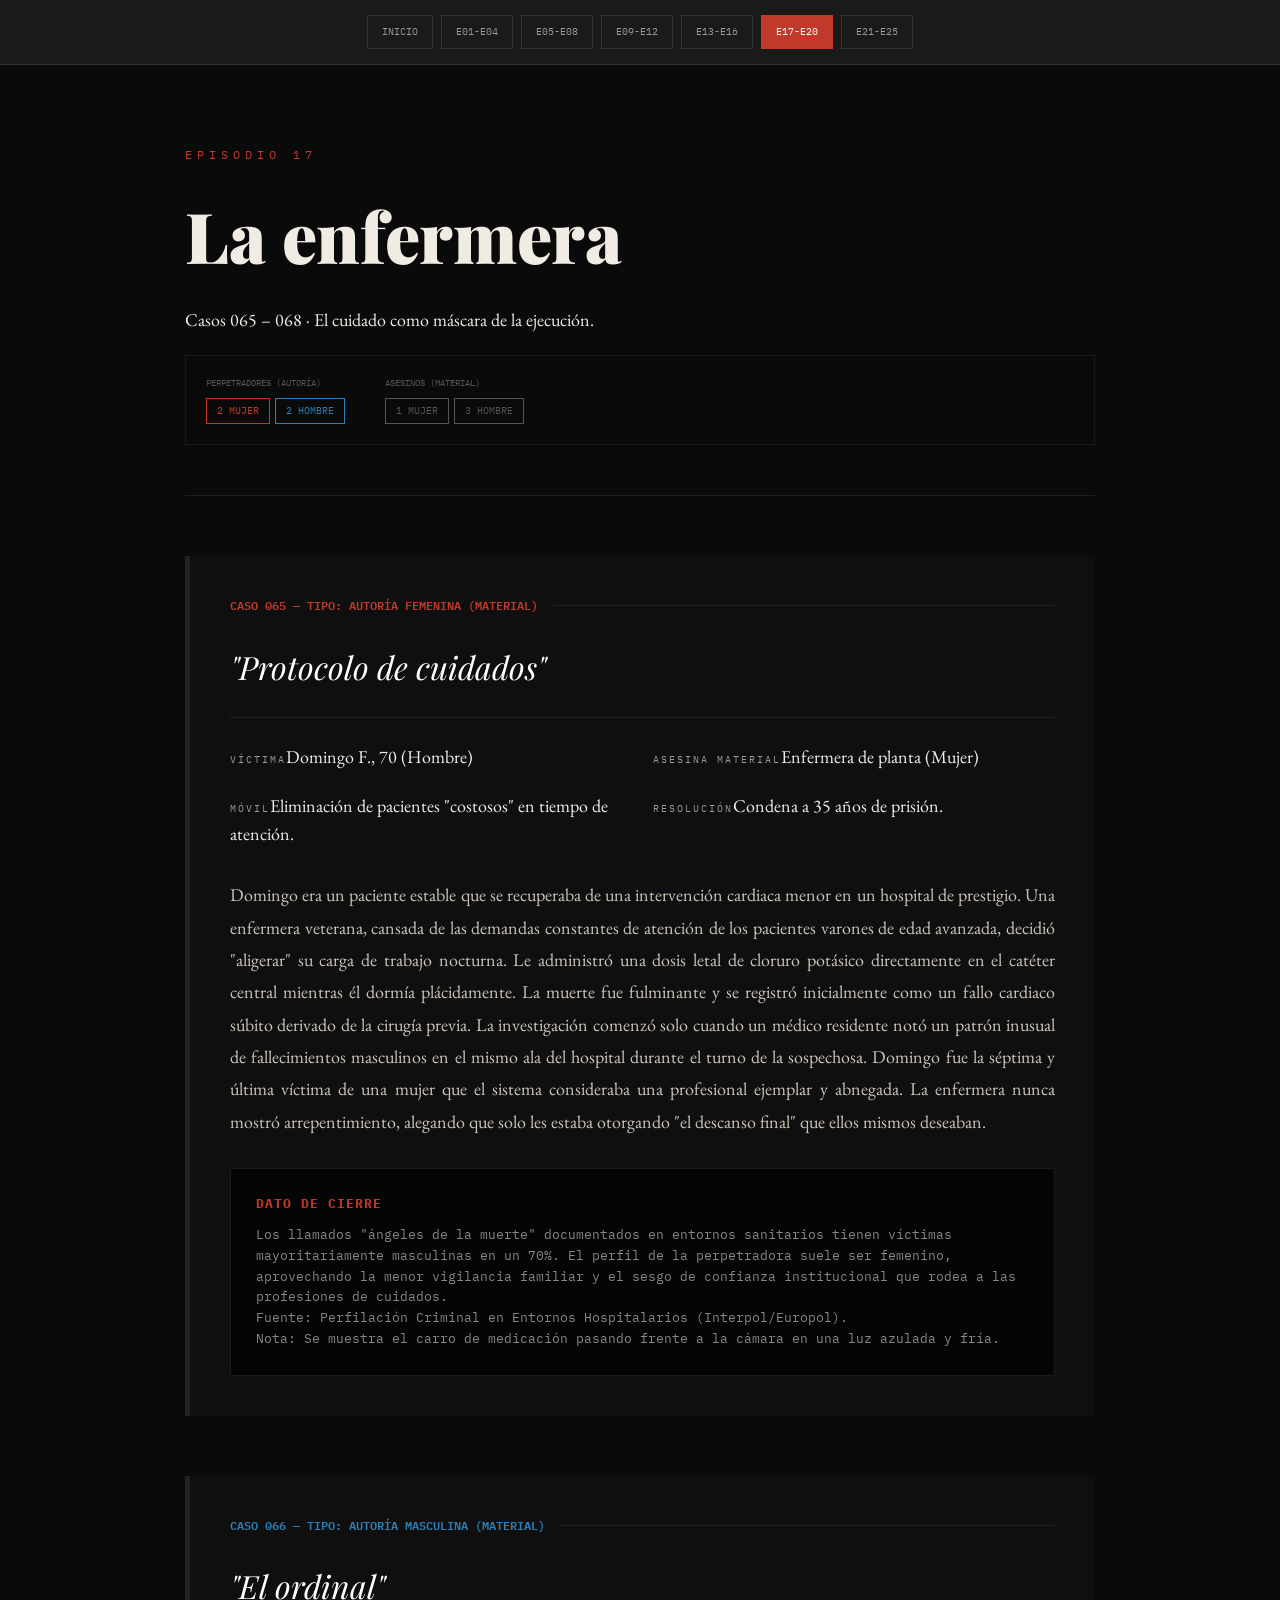
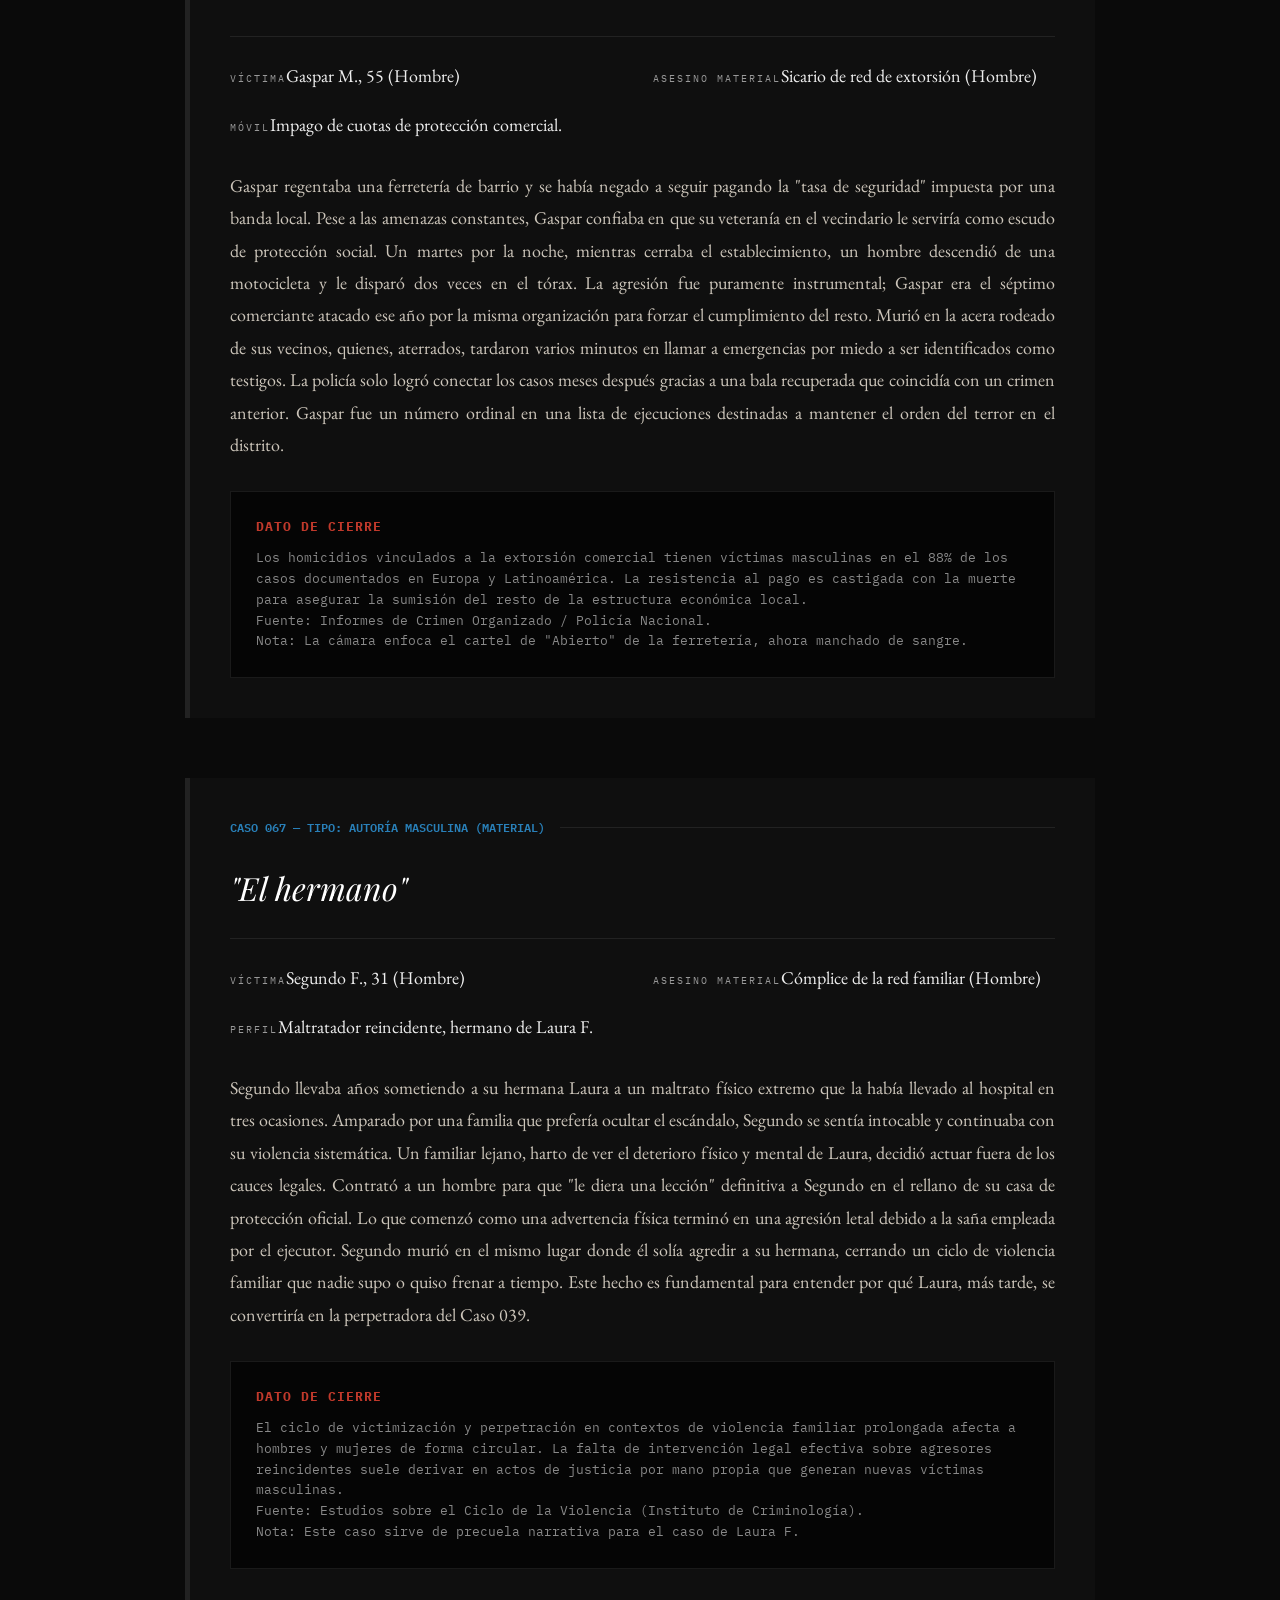
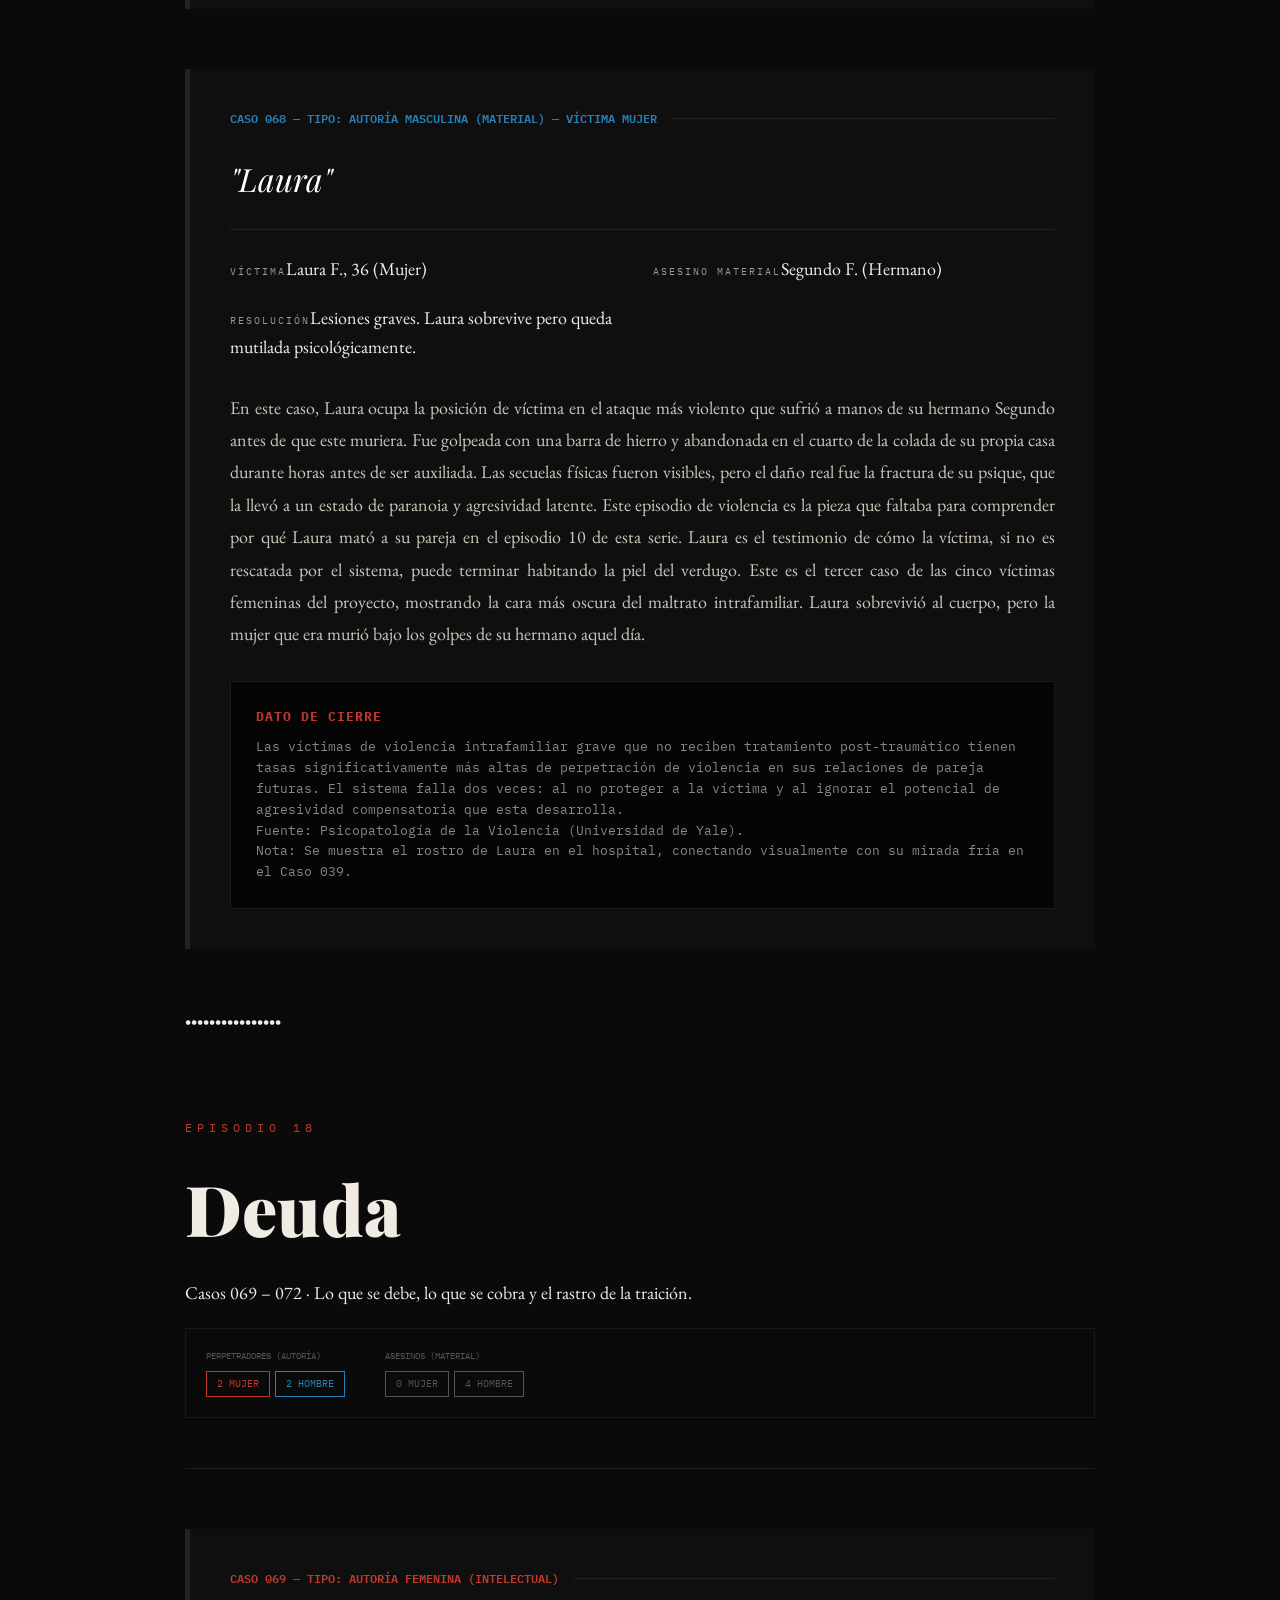
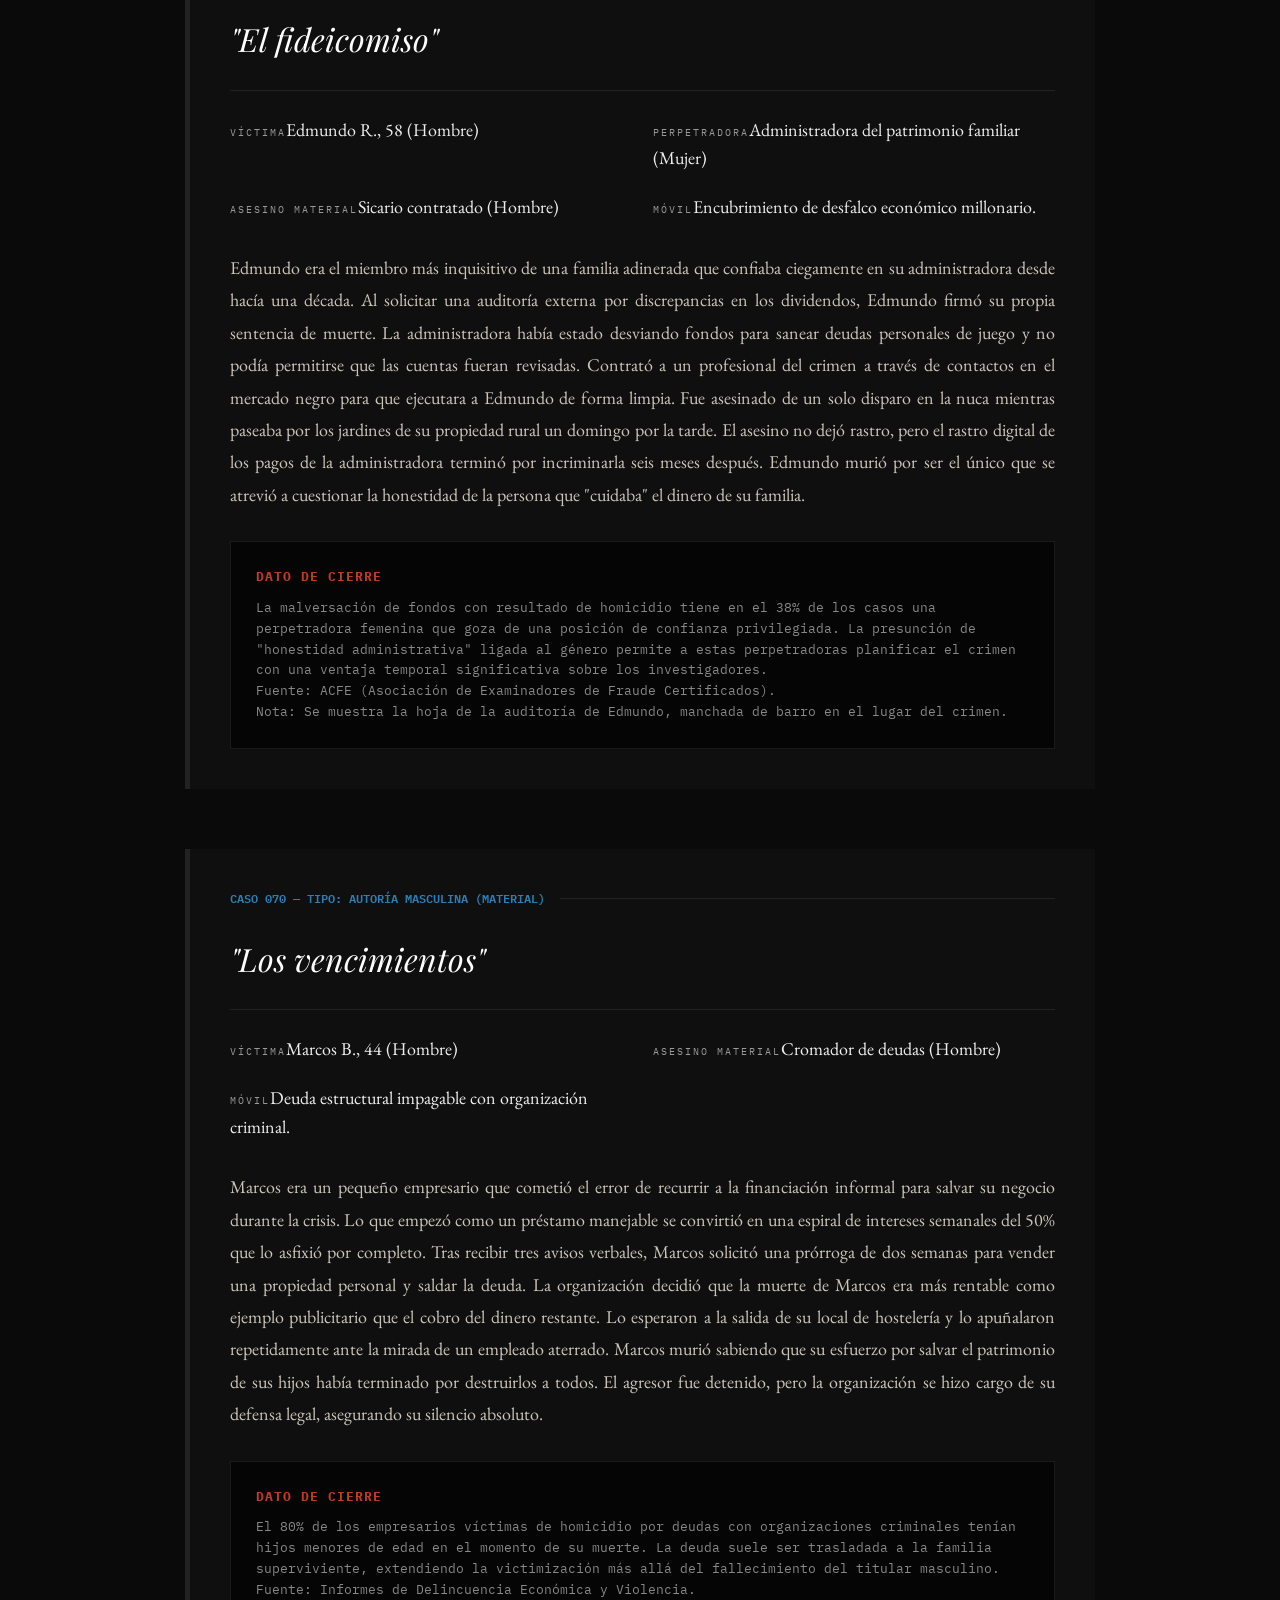
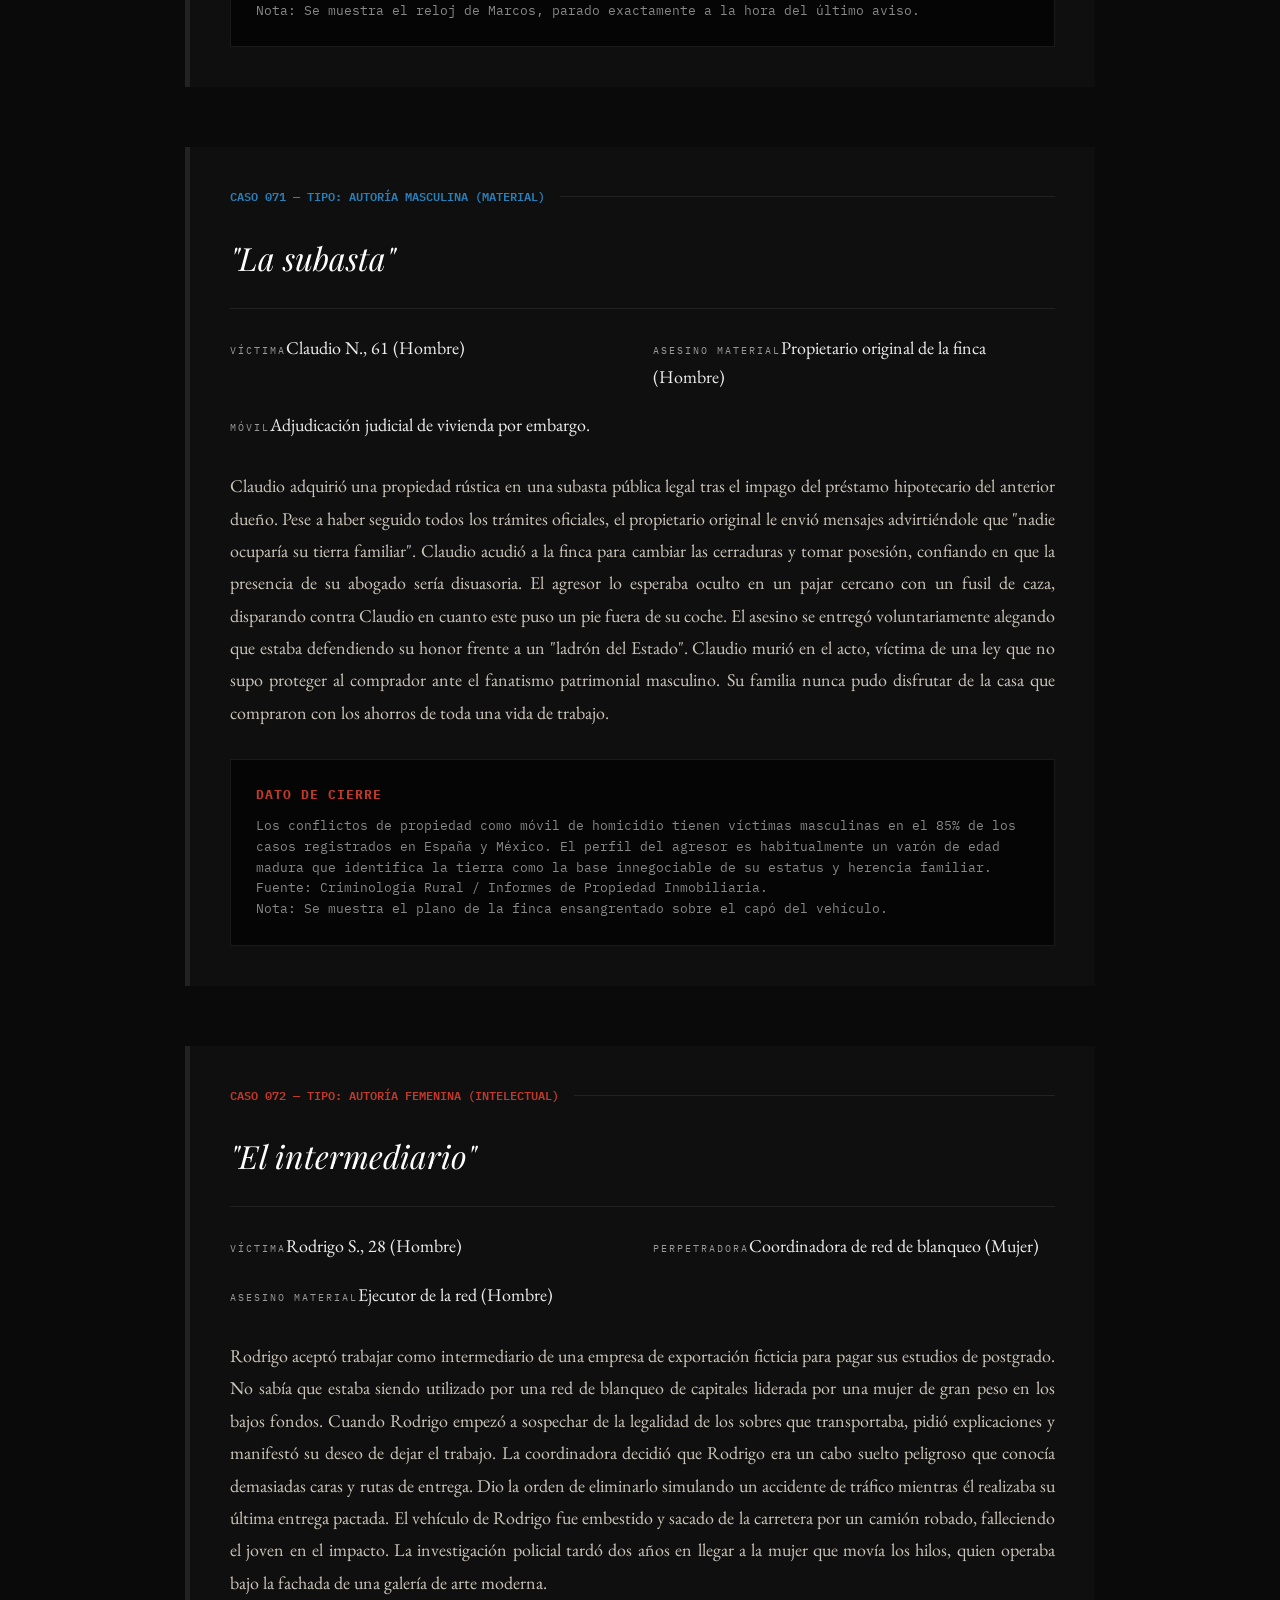
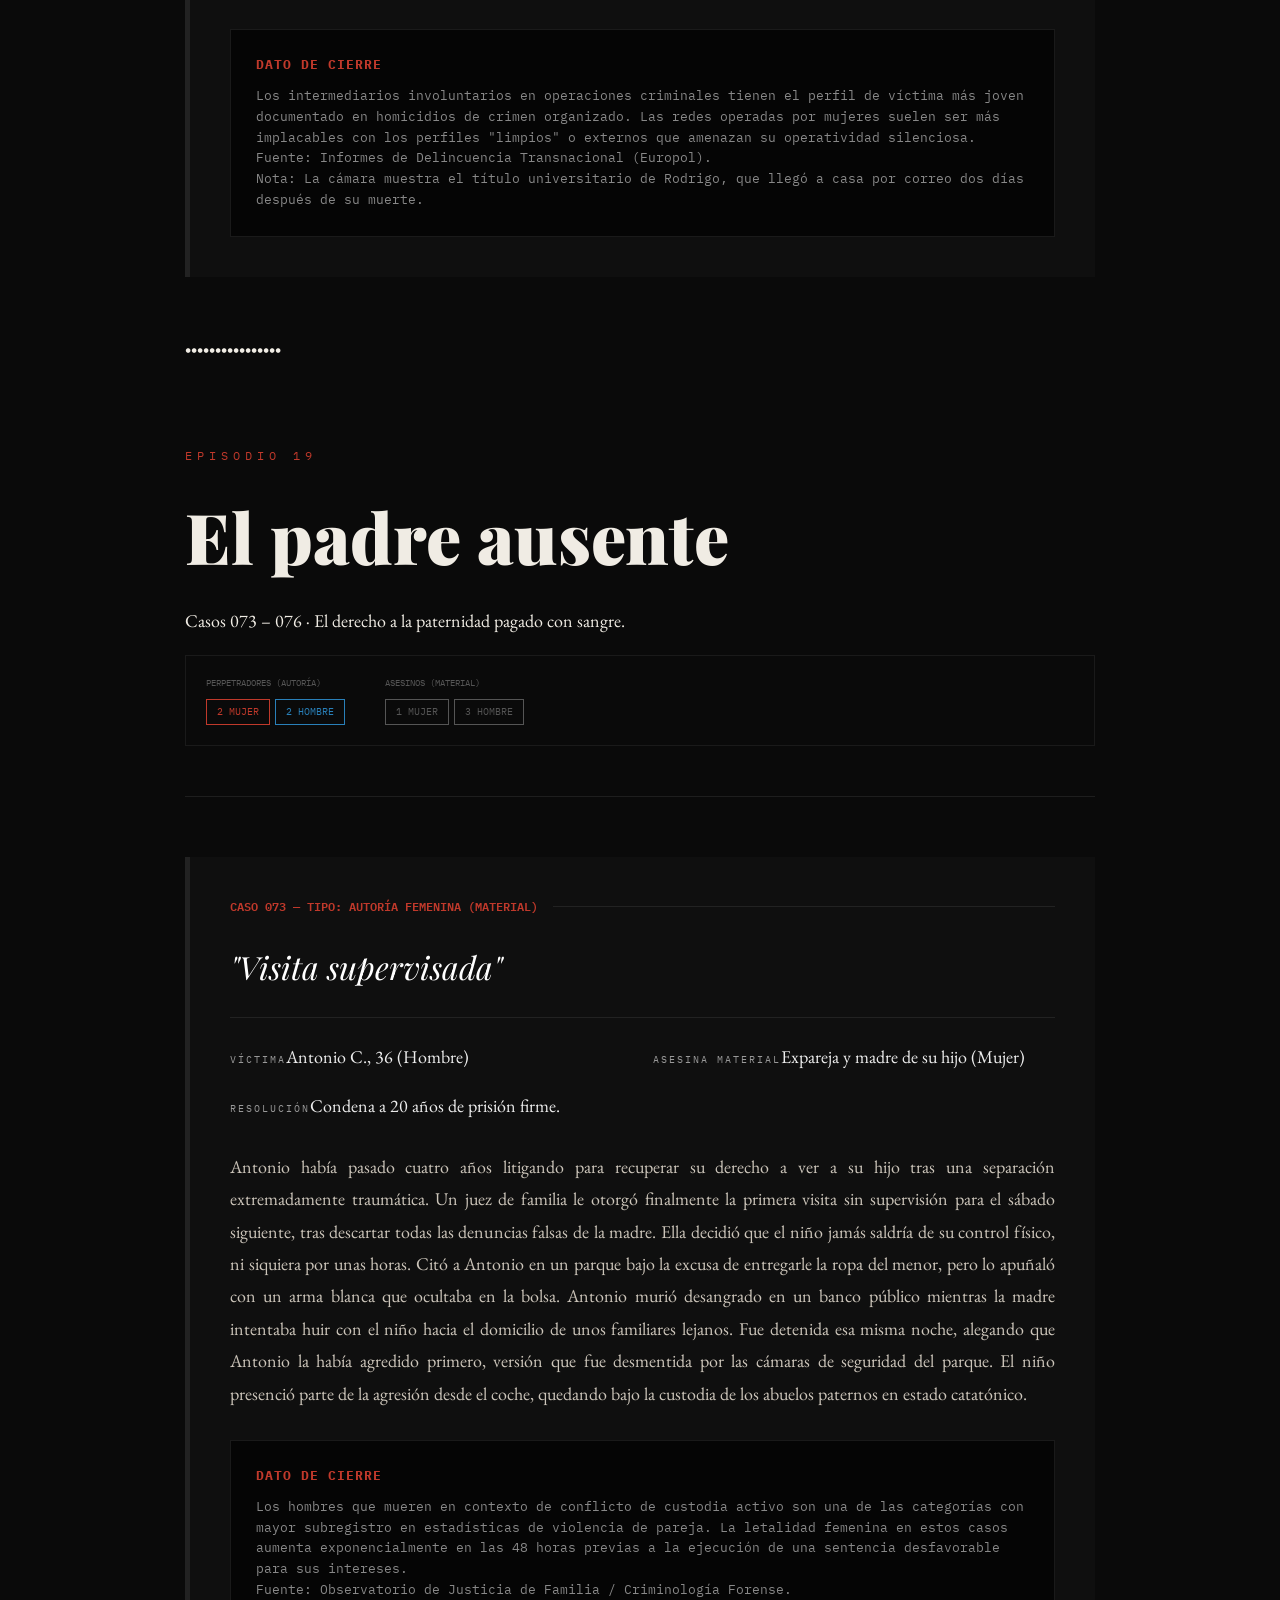
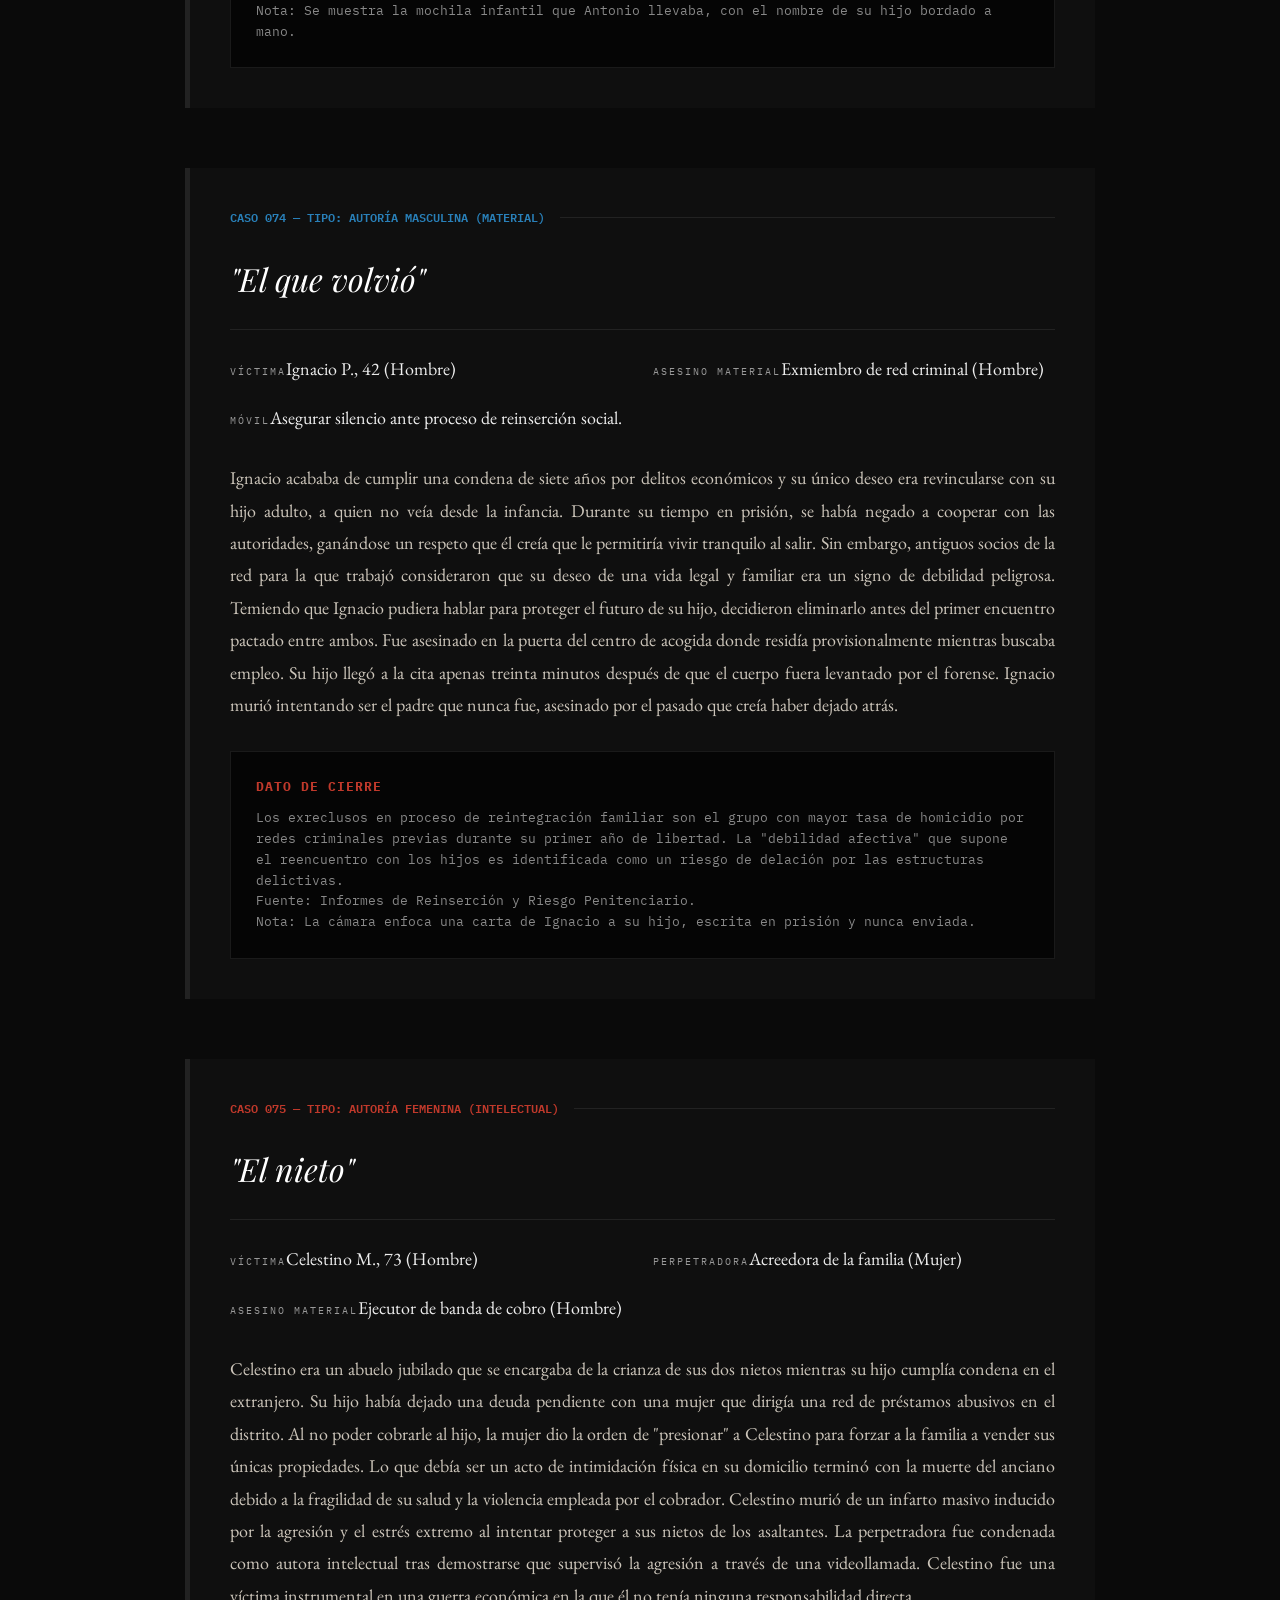
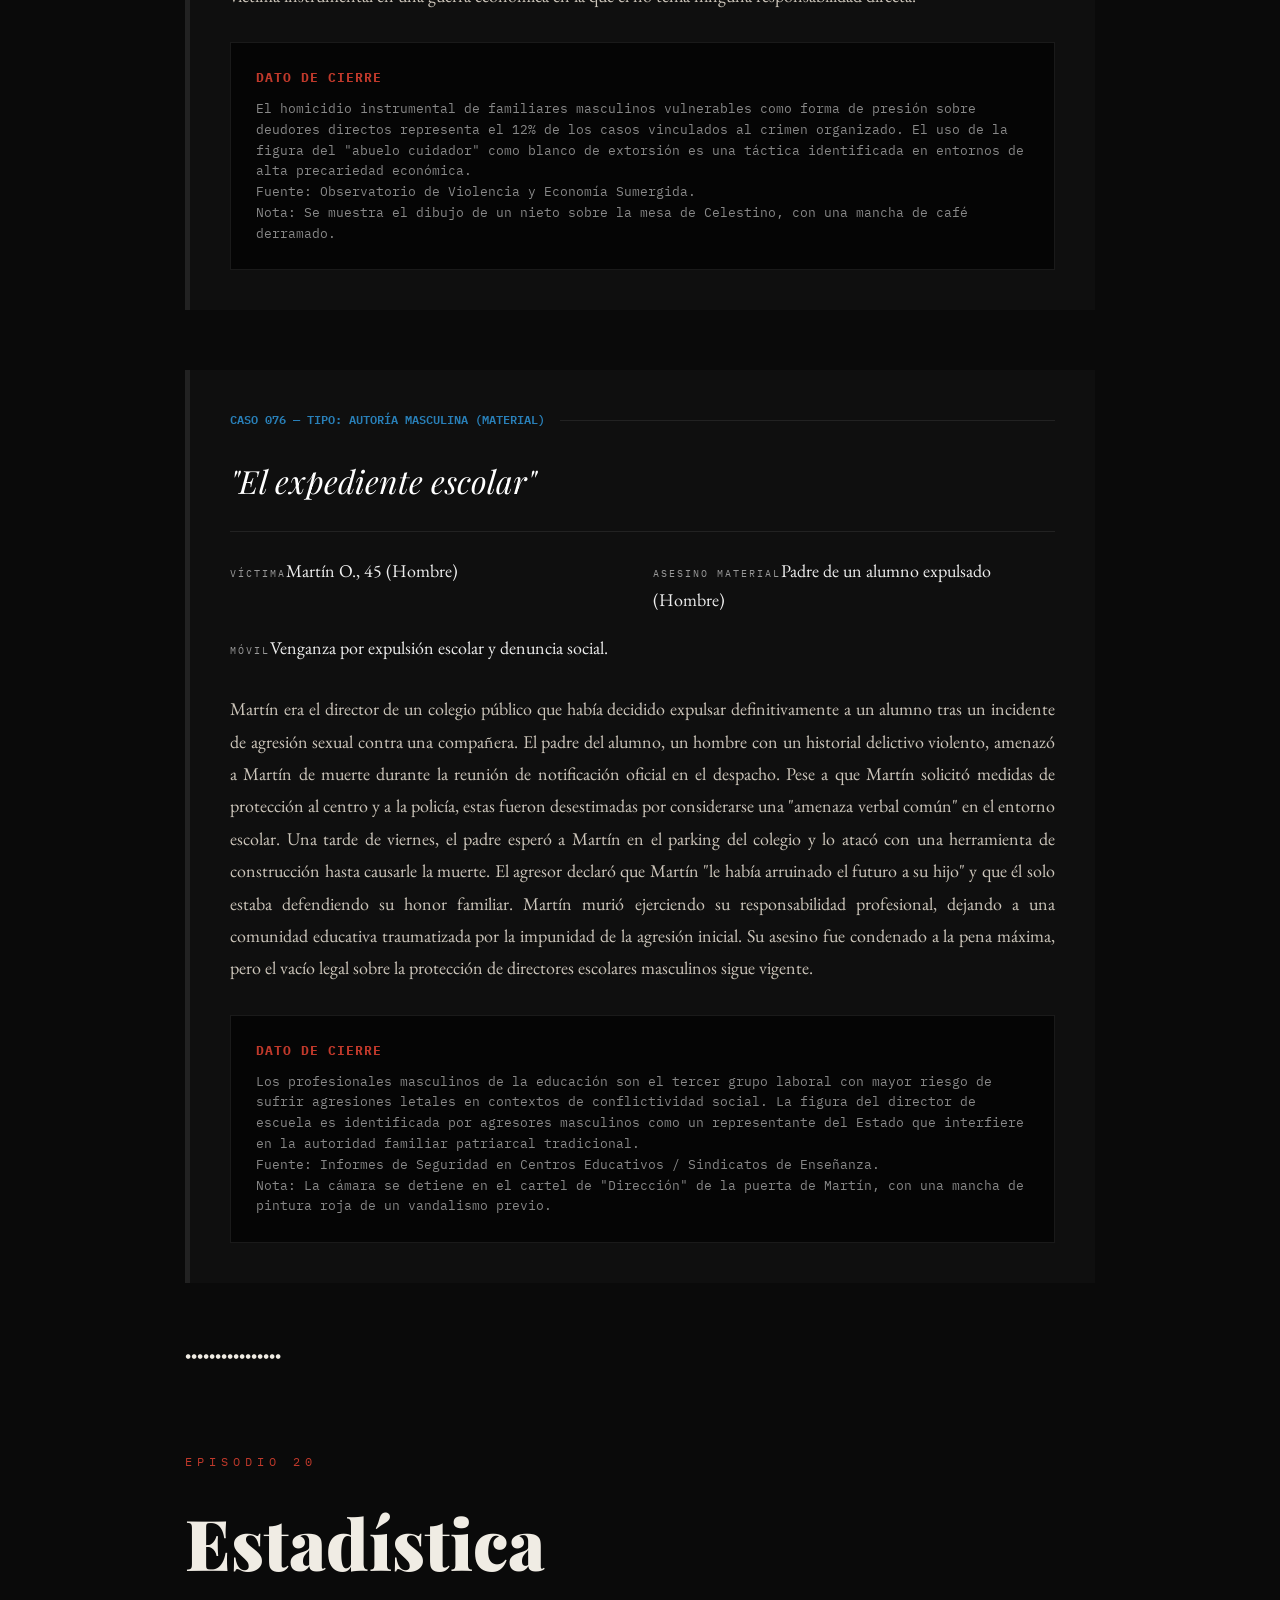
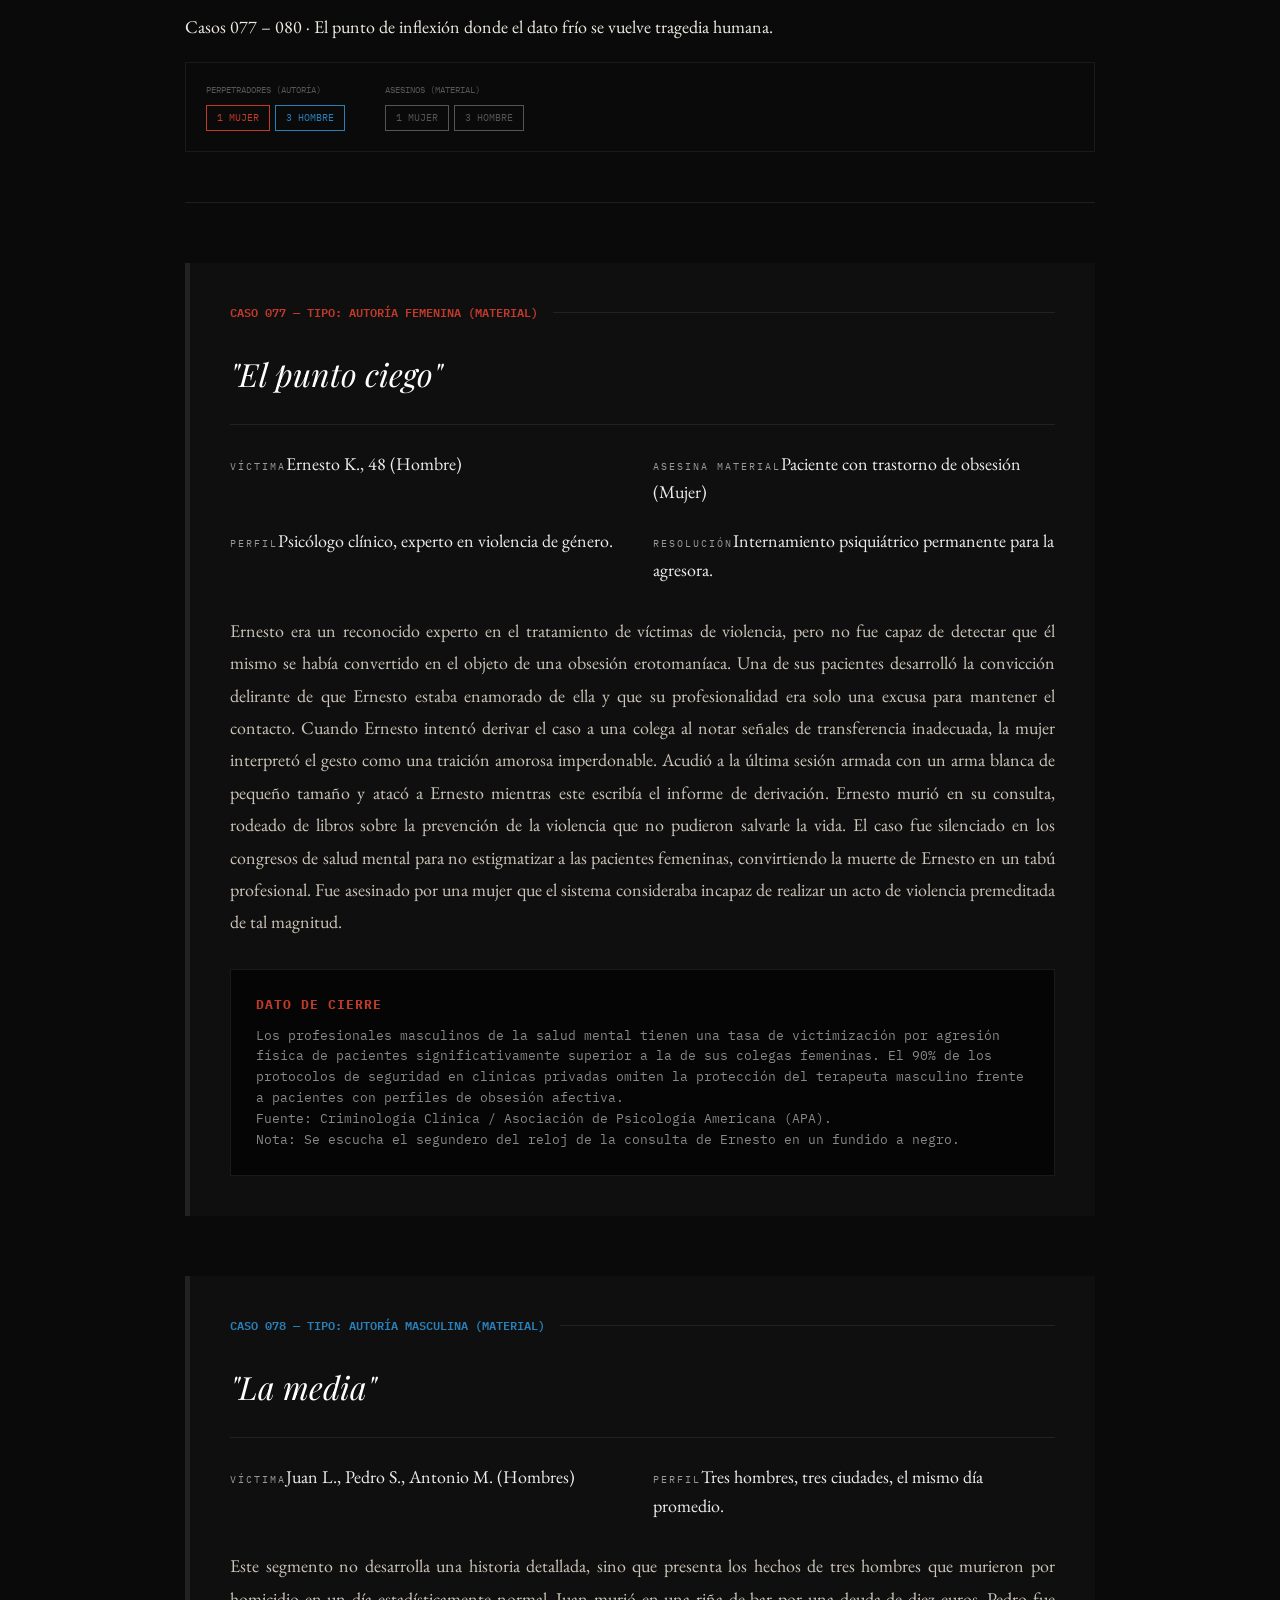
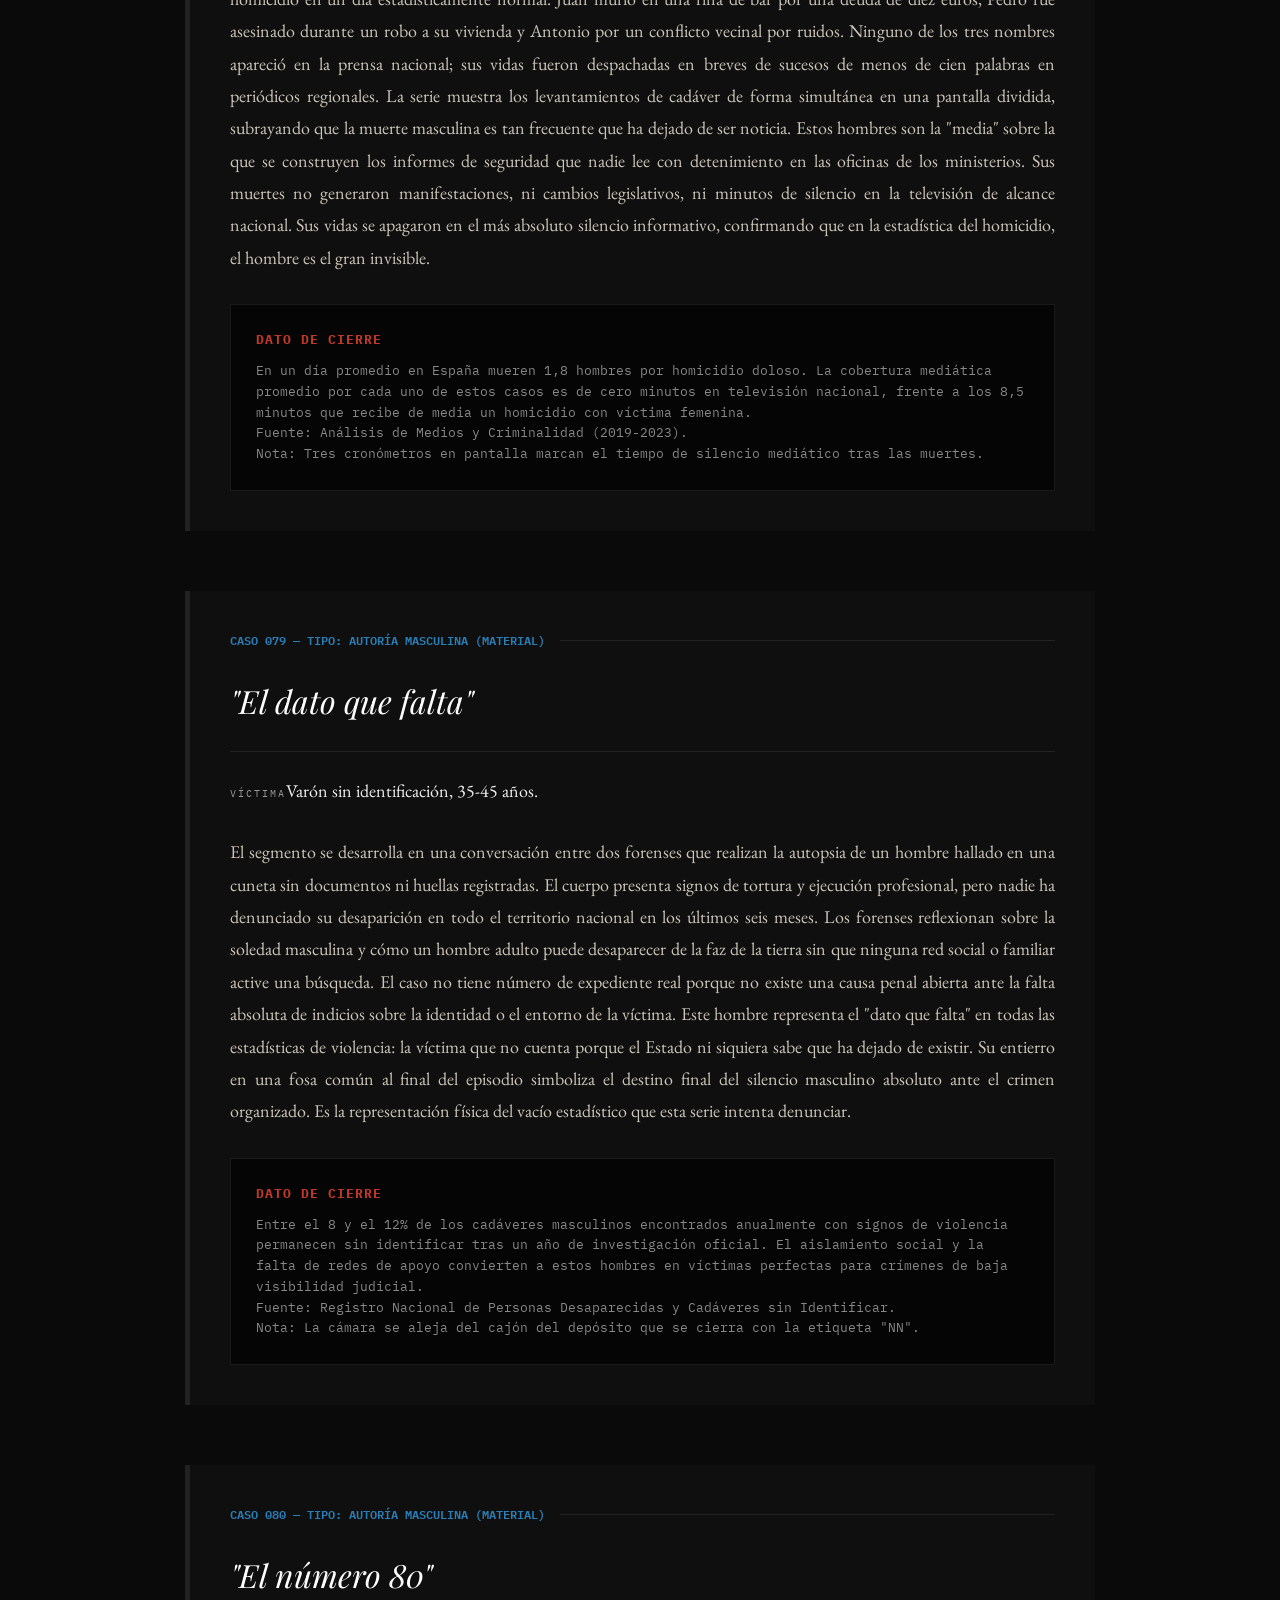
<file: episodios_17_20.html>
<!DOCTYPE html>
<html lang="es">
<head>
<meta charset="UTF-8">
<meta name="viewport" content="width=device-width, initial-scale=1.0">
<title>VÍCTIMA — Biblia de Serie Completa</title>
<link href="https://fonts.googleapis.com/css2?family=Playfair+Display:ital,wght@0,400;0,700;0,900;1,400&family=IBM+Plex+Mono:wght@300;400;500&family=EB+Garamond:ital,wght@0,400;0,500;1,400&display=swap" rel="stylesheet">
<link rel="stylesheet" href="styles.css">
</head>
<body>

<nav class="nav-episodios">
  <div class="nav-grid">
    <a class="nav-ep" href="index.html">INICIO</a>
    <a class="nav-ep" href="episodios_01_04.html">E01-E04</a>
    <a class="nav-ep" href="episodios_05_08.html">E05-E08</a>
    <a class="nav-ep" href="episodios_09_12.html">E09-E12</a>
    <a class="nav-ep" href="episodios_13_16.html">E13-E16</a>
    <a class="nav-ep active" href="episodios_17_20.html">E17-E20</a>
    <a class="nav-ep" href="episodios_21_25.html">E21-E25</a>
  </div>
</nav>

<div class="contenedor">

  <!-- ============================================================ -->
  <!-- EPISODIO 17: LA ENFERMERA -->
  <!-- ============================================================ -->
  <div class="episodio" id="ep17">
    <div class="ep-header">
      <span class="ep-numero">Episodio 17</span>
      <h1 class="ep-titulo">La enfermera</h1>
      <span class="ep-subtitulo">Casos 065 – 068 · El cuidado como máscara de la ejecución.</span>
      
      <div class="ep-distribucion">
        <div class="dist-item">
          <span class="dist-label">Perpetradores (Autoría)</span>
          <div style="display:flex; gap:5px;"><span class="badge badge-m">2 Mujer</span><span class="badge badge-h">2 Hombre</span></div>
        </div>
        <div class="dist-item">
          <span class="dist-label">Asesinos (Material)</span>
          <div style="display:flex; gap:5px;"><span class="badge badge-esp">1 Mujer</span><span class="badge badge-esp">3 Hombre</span></div>
        </div>
      </div>
    </div>

    <!-- CASO 065 -->
    <div class="caso">
      <div class="caso-header">
        <span class="caso-num-tipo tipo-m">Caso 065 — TIPO: AUTORÍA FEMENINA (MATERIAL)</span>
        <div class="header-line"></div>
      </div>
      <div class="caso-titulo-nombre">"Protocolo de cuidados"</div>
      <div class="ficha">
        <div class="ficha-item"><span class="ficha-label">Víctima</span><span class="ficha-valor">Domingo F., 70 (Hombre)</span></div>
        <div class="ficha-item"><span class="ficha-label">Asesina Material</span><span class="ficha-valor">Enfermera de planta (Mujer)</span></div>
        <div class="ficha-item"><span class="ficha-label">Móvil</span><span class="ficha-valor">Eliminación de pacientes "costosos" en tiempo de atención.</span></div>
        <div class="ficha-item"><span class="ficha-label">Resolución</span><span class="ficha-valor">Condena a 35 años de prisión.</span></div>
      </div>
      <div class="caso-sinopsis">
        Domingo era un paciente estable que se recuperaba de una intervención cardiaca menor en un hospital de prestigio. Una enfermera veterana, cansada de las demandas constantes de atención de los pacientes varones de edad avanzada, decidió "aligerar" su carga de trabajo nocturna. Le administró una dosis letal de cloruro potásico directamente en el catéter central mientras él dormía plácidamente. La muerte fue fulminante y se registró inicialmente como un fallo cardiaco súbito derivado de la cirugía previa. La investigación comenzó solo cuando un médico residente notó un patrón inusual de fallecimientos masculinos en el mismo ala del hospital durante el turno de la sospechosa. Domingo fue la séptima y última víctima de una mujer que el sistema consideraba una profesional ejemplar y abnegada. La enfermera nunca mostró arrepentimiento, alegando que solo les estaba otorgando "el descanso final" que ellos mismos deseaban.
      </div>
      <div class="dato-cierre">
        <strong>Dato de cierre</strong>
        Los llamados "ángeles de la muerte" documentados en entornos sanitarios tienen víctimas mayoritariamente masculinas en un 70%. El perfil de la perpetradora suele ser femenino, aprovechando la menor vigilancia familiar y el sesgo de confianza institucional que rodea a las profesiones de cuidados.
        <div class="nota-narrativa">
          Fuente: Perfilación Criminal en Entornos Hospitalarios (Interpol/Europol).<br>
          Nota: Se muestra el carro de medicación pasando frente a la cámara en una luz azulada y fría.
        </div>
      </div>
    </div>

    <!-- CASO 066 -->
    <div class="caso">
      <div class="caso-header">
        <span class="caso-num-tipo tipo-h">Caso 066 — TIPO: AUTORÍA MASCULINA (MATERIAL)</span>
        <div class="header-line"></div>
      </div>
      <div class="caso-titulo-nombre">"El ordinal"</div>
      <div class="ficha">
        <div class="ficha-item"><span class="ficha-label">Víctima</span><span class="ficha-valor">Gaspar M., 55 (Hombre)</span></div>
        <div class="ficha-item"><span class="ficha-label">Asesino Material</span><span class="ficha-valor">Sicario de red de extorsión (Hombre)</span></div>
        <div class="ficha-item"><span class="ficha-label">Móvil</span><span class="ficha-valor">Impago de cuotas de protección comercial.</span></div>
      </div>
      <div class="caso-sinopsis">
        Gaspar regentaba una ferretería de barrio y se había negado a seguir pagando la "tasa de seguridad" impuesta por una banda local. Pese a las amenazas constantes, Gaspar confiaba en que su veteranía en el vecindario le serviría como escudo de protección social. Un martes por la noche, mientras cerraba el establecimiento, un hombre descendió de una motocicleta y le disparó dos veces en el tórax. La agresión fue puramente instrumental; Gaspar era el séptimo comerciante atacado ese año por la misma organización para forzar el cumplimiento del resto. Murió en la acera rodeado de sus vecinos, quienes, aterrados, tardaron varios minutos en llamar a emergencias por miedo a ser identificados como testigos. La policía solo logró conectar los casos meses después gracias a una bala recuperada que coincidía con un crimen anterior. Gaspar fue un número ordinal en una lista de ejecuciones destinadas a mantener el orden del terror en el distrito.
      </div>
      <div class="dato-cierre">
        <strong>Dato de cierre</strong>
        Los homicidios vinculados a la extorsión comercial tienen víctimas masculinas en el 88% de los casos documentados en Europa y Latinoamérica. La resistencia al pago es castigada con la muerte para asegurar la sumisión del resto de la estructura económica local.
        <div class="nota-narrativa">
          Fuente: Informes de Crimen Organizado / Policía Nacional.<br>
          Nota: La cámara enfoca el cartel de "Abierto" de la ferretería, ahora manchado de sangre.
        </div>
      </div>
    </div>

    <!-- CASO 067 -->
    <div class="caso">
      <div class="caso-header">
        <span class="caso-num-tipo tipo-h">Caso 067 — TIPO: AUTORÍA MASCULINA (MATERIAL)</span>
        <div class="header-line"></div>
      </div>
      <div class="caso-titulo-nombre">"El hermano"</div>
      <div class="ficha">
        <div class="ficha-item"><span class="ficha-label">Víctima</span><span class="ficha-valor">Segundo F., 31 (Hombre)</span></div>
        <div class="ficha-item"><span class="ficha-label">Asesino Material</span><span class="ficha-valor">Cómplice de la red familiar (Hombre)</span></div>
        <div class="ficha-item"><span class="ficha-label">Perfil</span><span class="ficha-valor">Maltratador reincidente, hermano de Laura F.</span></div>
      </div>
      <div class="caso-sinopsis">
        Segundo llevaba años sometiendo a su hermana Laura a un maltrato físico extremo que la había llevado al hospital en tres ocasiones. Amparado por una familia que prefería ocultar el escándalo, Segundo se sentía intocable y continuaba con su violencia sistemática. Un familiar lejano, harto de ver el deterioro físico y mental de Laura, decidió actuar fuera de los cauces legales. Contrató a un hombre para que "le diera una lección" definitiva a Segundo en el rellano de su casa de protección oficial. Lo que comenzó como una advertencia física terminó en una agresión letal debido a la saña empleada por el ejecutor. Segundo murió en el mismo lugar donde él solía agredir a su hermana, cerrando un ciclo de violencia familiar que nadie supo o quiso frenar a tiempo. Este hecho es fundamental para entender por qué Laura, más tarde, se convertiría en la perpetradora del Caso 039.
      </div>
      <div class="dato-cierre">
        <strong>Dato de cierre</strong>
        El ciclo de victimización y perpetración en contextos de violencia familiar prolongada afecta a hombres y mujeres de forma circular. La falta de intervención legal efectiva sobre agresores reincidentes suele derivar en actos de justicia por mano propia que generan nuevas víctimas masculinas.
        <div class="nota-narrativa">
          Fuente: Estudios sobre el Ciclo de la Violencia (Instituto de Criminología).<br>
          Nota: Este caso sirve de precuela narrativa para el caso de Laura F.
        </div>
      </div>
    </div>

    <!-- CASO 068 -->
    <div class="caso">
      <div class="caso-header">
        <span class="caso-num-tipo tipo-h">Caso 068 — TIPO: AUTORÍA MASCULINA (MATERIAL) — VÍCTIMA MUJER</span>
        <div class="header-line"></div>
      </div>
      <div class="caso-titulo-nombre">"Laura"</div>
      <div class="ficha">
        <div class="ficha-item"><span class="ficha-label">Víctima</span><span class="ficha-valor">Laura F., 36 (Mujer)</span></div>
        <div class="ficha-item"><span class="ficha-label">Asesino Material</span><span class="ficha-valor">Segundo F. (Hermano)</span></div>
        <div class="ficha-item"><span class="ficha-label">Resolución</span><span class="ficha-valor">Lesiones graves. Laura sobrevive pero queda mutilada psicológicamente.</span></div>
      </div>
      <div class="caso-sinopsis">
        En este caso, Laura ocupa la posición de víctima en el ataque más violento que sufrió a manos de su hermano Segundo antes de que este muriera. Fue golpeada con una barra de hierro y abandonada en el cuarto de la colada de su propia casa durante horas antes de ser auxiliada. Las secuelas físicas fueron visibles, pero el daño real fue la fractura de su psique, que la llevó a un estado de paranoia y agresividad latente. Este episodio de violencia es la pieza que faltaba para comprender por qué Laura mató a su pareja en el episodio 10 de esta serie. Laura es el testimonio de cómo la víctima, si no es rescatada por el sistema, puede terminar habitando la piel del verdugo. Este es el tercer caso de las cinco víctimas femeninas del proyecto, mostrando la cara más oscura del maltrato intrafamiliar. Laura sobrevivió al cuerpo, pero la mujer que era murió bajo los golpes de su hermano aquel día.
      </div>
      <div class="dato-cierre">
        <strong>Dato de cierre</strong>
        Las víctimas de violencia intrafamiliar grave que no reciben tratamiento post-traumático tienen tasas significativamente más altas de perpetración de violencia en sus relaciones de pareja futuras. El sistema falla dos veces: al no proteger a la víctima y al ignorar el potencial de agresividad compensatoria que esta desarrolla.
        <div class="nota-narrativa">
          Fuente: Psicopatología de la Violencia (Universidad de Yale).<br>
          Nota: Se muestra el rostro de Laura en el hospital, conectando visualmente con su mirada fría en el Caso 039.
        </div>
      </div>
    </div>
  </div>

  <div class="divisor-bloque">••••••••••••••••</div>

  <!-- ============================================================ -->
  <!-- EPISODIO 18: DEUDA -->
  <!-- ============================================================ -->
  <div class="episodio" id="ep18">
    <div class="ep-header">
      <span class="ep-numero">Episodio 18</span>
      <h1 class="ep-titulo">Deuda</h1>
      <span class="ep-subtitulo">Casos 069 – 072 · Lo que se debe, lo que se cobra y el rastro de la traición.</span>
      
      <div class="ep-distribucion">
        <div class="dist-item">
          <span class="dist-label">Perpetradores (Autoría)</span>
          <div style="display:flex; gap:5px;"><span class="badge badge-m">2 Mujer</span><span class="badge badge-h">2 Hombre</span></div>
        </div>
        <div class="dist-item">
          <span class="dist-label">Asesinos (Material)</span>
          <div style="display:flex; gap:5px;"><span class="badge badge-esp">0 Mujer</span><span class="badge badge-esp">4 Hombre</span></div>
        </div>
      </div>
    </div>

    <!-- CASO 069 -->
    <div class="caso">
      <div class="caso-header">
        <span class="caso-num-tipo tipo-m">Caso 069 — TIPO: AUTORÍA FEMENINA (INTELECTUAL)</span>
        <div class="header-line"></div>
      </div>
      <div class="caso-titulo-nombre">"El fideicomiso"</div>
      <div class="ficha">
        <div class="ficha-item"><span class="ficha-label">Víctima</span><span class="ficha-valor">Edmundo R., 58 (Hombre)</span></div>
        <div class="ficha-item"><span class="ficha-label">Perpetradora</span><span class="ficha-valor">Administradora del patrimonio familiar (Mujer)</span></div>
        <div class="ficha-item"><span class="ficha-label">Asesino Material</span><span class="ficha-valor">Sicario contratado (Hombre)</span></div>
        <div class="ficha-item"><span class="ficha-label">Móvil</span><span class="ficha-valor">Encubrimiento de desfalco económico millonario.</span></div>
      </div>
      <div class="caso-sinopsis">
        Edmundo era el miembro más inquisitivo de una familia adinerada que confiaba ciegamente en su administradora desde hacía una década. Al solicitar una auditoría externa por discrepancias en los dividendos, Edmundo firmó su propia sentencia de muerte. La administradora había estado desviando fondos para sanear deudas personales de juego y no podía permitirse que las cuentas fueran revisadas. Contrató a un profesional del crimen a través de contactos en el mercado negro para que ejecutara a Edmundo de forma limpia. Fue asesinado de un solo disparo en la nuca mientras paseaba por los jardines de su propiedad rural un domingo por la tarde. El asesino no dejó rastro, pero el rastro digital de los pagos de la administradora terminó por incriminarla seis meses después. Edmundo murió por ser el único que se atrevió a cuestionar la honestidad de la persona que "cuidaba" el dinero de su familia.
      </div>
      <div class="dato-cierre">
        <strong>Dato de cierre</strong>
        La malversación de fondos con resultado de homicidio tiene en el 38% de los casos una perpetradora femenina que goza de una posición de confianza privilegiada. La presunción de "honestidad administrativa" ligada al género permite a estas perpetradoras planificar el crimen con una ventaja temporal significativa sobre los investigadores.
        <div class="nota-narrativa">
          Fuente: ACFE (Asociación de Examinadores de Fraude Certificados).<br>
          Nota: Se muestra la hoja de la auditoría de Edmundo, manchada de barro en el lugar del crimen.
        </div>
      </div>
    </div>

    <!-- CASO 070 -->
    <div class="caso">
      <div class="caso-header">
        <span class="caso-num-tipo tipo-h">Caso 070 — TIPO: AUTORÍA MASCULINA (MATERIAL)</span>
        <div class="header-line"></div>
      </div>
      <div class="caso-titulo-nombre">"Los vencimientos"</div>
      <div class="ficha">
        <div class="ficha-item"><span class="ficha-label">Víctima</span><span class="ficha-valor">Marcos B., 44 (Hombre)</span></div>
        <div class="ficha-item"><span class="ficha-label">Asesino Material</span><span class="ficha-valor">Cromador de deudas (Hombre)</span></div>
        <div class="ficha-item"><span class="ficha-label">Móvil</span><span class="ficha-valor">Deuda estructural impagable con organización criminal.</span></div>
      </div>
      <div class="caso-sinopsis">
        Marcos era un pequeño empresario que cometió el error de recurrir a la financiación informal para salvar su negocio durante la crisis. Lo que empezó como un préstamo manejable se convirtió en una espiral de intereses semanales del 50% que lo asfixió por completo. Tras recibir tres avisos verbales, Marcos solicitó una prórroga de dos semanas para vender una propiedad personal y saldar la deuda. La organización decidió que la muerte de Marcos era más rentable como ejemplo publicitario que el cobro del dinero restante. Lo esperaron a la salida de su local de hostelería y lo apuñalaron repetidamente ante la mirada de un empleado aterrado. Marcos murió sabiendo que su esfuerzo por salvar el patrimonio de sus hijos había terminado por destruirlos a todos. El agresor fue detenido, pero la organización se hizo cargo de su defensa legal, asegurando su silencio absoluto.
      </div>
      <div class="dato-cierre">
        <strong>Dato de cierre</strong>
        El 80% de los empresarios víctimas de homicidio por deudas con organizaciones criminales tenían hijos menores de edad en el momento de su muerte. La deuda suele ser trasladada a la familia superviviente, extendiendo la victimización más allá del fallecimiento del titular masculino.
        <div class="nota-narrativa">
          Fuente: Informes de Delincuencia Económica y Violencia.<br>
          Nota: Se muestra el reloj de Marcos, parado exactamente a la hora del último aviso.
        </div>
      </div>
    </div>

    <!-- CASO 071 -->
    <div class="caso">
      <div class="caso-header">
        <span class="caso-num-tipo tipo-h">Caso 071 — TIPO: AUTORÍA MASCULINA (MATERIAL)</span>
        <div class="header-line"></div>
      </div>
      <div class="caso-titulo-nombre">"La subasta"</div>
      <div class="ficha">
        <div class="ficha-item"><span class="ficha-label">Víctima</span><span class="ficha-valor">Claudio N., 61 (Hombre)</span></div>
        <div class="ficha-item"><span class="ficha-label">Asesino Material</span><span class="ficha-valor">Propietario original de la finca (Hombre)</span></div>
        <div class="ficha-item"><span class="ficha-label">Móvil</span><span class="ficha-valor">Adjudicación judicial de vivienda por embargo.</span></div>
      </div>
      <div class="caso-sinopsis">
        Claudio adquirió una propiedad rústica en una subasta pública legal tras el impago del préstamo hipotecario del anterior dueño. Pese a haber seguido todos los trámites oficiales, el propietario original le envió mensajes advirtiéndole que "nadie ocuparía su tierra familiar". Claudio acudió a la finca para cambiar las cerraduras y tomar posesión, confiando en que la presencia de su abogado sería disuasoria. El agresor lo esperaba oculto en un pajar cercano con un fusil de caza, disparando contra Claudio en cuanto este puso un pie fuera de su coche. El asesino se entregó voluntariamente alegando que estaba defendiendo su honor frente a un "ladrón del Estado". Claudio murió en el acto, víctima de una ley que no supo proteger al comprador ante el fanatismo patrimonial masculino. Su familia nunca pudo disfrutar de la casa que compraron con los ahorros de toda una vida de trabajo.
      </div>
      <div class="dato-cierre">
        <strong>Dato de cierre</strong>
        Los conflictos de propiedad como móvil de homicidio tienen víctimas masculinas en el 85% de los casos registrados en España y México. El perfil del agresor es habitualmente un varón de edad madura que identifica la tierra como la base innegociable de su estatus y herencia familiar.
        <div class="nota-narrativa">
          Fuente: Criminología Rural / Informes de Propiedad Inmobiliaria.<br>
          Nota: Se muestra el plano de la finca ensangrentado sobre el capó del vehículo.
        </div>
      </div>
    </div>

    <!-- CASO 072 -->
    <div class="caso">
      <div class="caso-header">
        <span class="caso-num-tipo tipo-m">Caso 072 — TIPO: AUTORÍA FEMENINA (INTELECTUAL)</span>
        <div class="header-line"></div>
      </div>
      <div class="caso-titulo-nombre">"El intermediario"</div>
      <div class="ficha">
        <div class="ficha-item"><span class="ficha-label">Víctima</span><span class="ficha-valor">Rodrigo S., 28 (Hombre)</span></div>
        <div class="ficha-item"><span class="ficha-label">Perpetradora</span><span class="ficha-valor">Coordinadora de red de blanqueo (Mujer)</span></div>
        <div class="ficha-item"><span class="ficha-label">Asesino Material</span><span class="ficha-valor">Ejecutor de la red (Hombre)</span></div>
      </div>
      <div class="caso-sinopsis">
        Rodrigo aceptó trabajar como intermediario de una empresa de exportación ficticia para pagar sus estudios de postgrado. No sabía que estaba siendo utilizado por una red de blanqueo de capitales liderada por una mujer de gran peso en los bajos fondos. Cuando Rodrigo empezó a sospechar de la legalidad de los sobres que transportaba, pidió explicaciones y manifestó su deseo de dejar el trabajo. La coordinadora decidió que Rodrigo era un cabo suelto peligroso que conocía demasiadas caras y rutas de entrega. Dio la orden de eliminarlo simulando un accidente de tráfico mientras él realizaba su última entrega pactada. El vehículo de Rodrigo fue embestido y sacado de la carretera por un camión robado, falleciendo el joven en el impacto. La investigación policial tardó dos años en llegar a la mujer que movía los hilos, quien operaba bajo la fachada de una galería de arte moderna.
      </div>
      <div class="dato-cierre">
        <strong>Dato de cierre</strong>
        Los intermediarios involuntarios en operaciones criminales tienen el perfil de víctima más joven documentado en homicidios de crimen organizado. Las redes operadas por mujeres suelen ser más implacables con los perfiles "limpios" o externos que amenazan su operatividad silenciosa.
        <div class="nota-narrativa">
          Fuente: Informes de Delincuencia Transnacional (Europol).<br>
          Nota: La cámara muestra el título universitario de Rodrigo, que llegó a casa por correo dos días después de su muerte.
        </div>
      </div>
    </div>
  </div>

  <div class="divisor-bloque">••••••••••••••••</div>

  <!-- ============================================================ -->
  <!-- EPISODIO 19: EL PADRE AUSENTE -->
  <!-- ============================================================ -->
  <div class="episodio" id="ep19">
    <div class="ep-header">
      <span class="ep-numero">Episodio 19</span>
      <h1 class="ep-titulo">El padre ausente</h1>
      <span class="ep-subtitulo">Casos 073 – 076 · El derecho a la paternidad pagado con sangre.</span>
      
      <div class="ep-distribucion">
        <div class="dist-item">
          <span class="dist-label">Perpetradores (Autoría)</span>
          <div style="display:flex; gap:5px;"><span class="badge badge-m">2 Mujer</span><span class="badge badge-h">2 Hombre</span></div>
        </div>
        <div class="dist-item">
          <span class="dist-label">Asesinos (Material)</span>
          <div style="display:flex; gap:5px;"><span class="badge badge-esp">1 Mujer</span><span class="badge badge-esp">3 Hombre</span></div>
        </div>
      </div>
    </div>

    <!-- CASO 073 -->
    <div class="caso">
      <div class="caso-header">
        <span class="caso-num-tipo tipo-m">Caso 073 — TIPO: AUTORÍA FEMENINA (MATERIAL)</span>
        <div class="header-line"></div>
      </div>
      <div class="caso-titulo-nombre">"Visita supervisada"</div>
      <div class="ficha">
        <div class="ficha-item"><span class="ficha-label">Víctima</span><span class="ficha-valor">Antonio C., 36 (Hombre)</span></div>
        <div class="ficha-item"><span class="ficha-label">Asesina Material</span><span class="ficha-valor">Expareja y madre de su hijo (Mujer)</span></div>
        <div class="ficha-item"><span class="ficha-label">Resolución</span><span class="ficha-valor">Condena a 20 años de prisión firme.</span></div>
      </div>
      <div class="caso-sinopsis">
        Antonio había pasado cuatro años litigando para recuperar su derecho a ver a su hijo tras una separación extremadamente traumática. Un juez de familia le otorgó finalmente la primera visita sin supervisión para el sábado siguiente, tras descartar todas las denuncias falsas de la madre. Ella decidió que el niño jamás saldría de su control físico, ni siquiera por unas horas. Citó a Antonio en un parque bajo la excusa de entregarle la ropa del menor, pero lo apuñaló con un arma blanca que ocultaba en la bolsa. Antonio murió desangrado en un banco público mientras la madre intentaba huir con el niño hacia el domicilio de unos familiares lejanos. Fue detenida esa misma noche, alegando que Antonio la había agredido primero, versión que fue desmentida por las cámaras de seguridad del parque. El niño presenció parte de la agresión desde el coche, quedando bajo la custodia de los abuelos paternos en estado catatónico.
      </div>
      <div class="dato-cierre">
        <strong>Dato de cierre</strong>
        Los hombres que mueren en contexto de conflicto de custodia activo son una de las categorías con mayor subregistro en estadísticas de violencia de pareja. La letalidad femenina en estos casos aumenta exponencialmente en las 48 horas previas a la ejecución de una sentencia desfavorable para sus intereses.
        <div class="nota-narrativa">
          Fuente: Observatorio de Justicia de Familia / Criminología Forense.<br>
          Nota: Se muestra la mochila infantil que Antonio llevaba, con el nombre de su hijo bordado a mano.
        </div>
      </div>
    </div>

    <!-- CASO 074 -->
    <div class="caso">
      <div class="caso-header">
        <span class="caso-num-tipo tipo-h">Caso 074 — TIPO: AUTORÍA MASCULINA (MATERIAL)</span>
        <div class="header-line"></div>
      </div>
      <div class="caso-titulo-nombre">"El que volvió"</div>
      <div class="ficha">
        <div class="ficha-item"><span class="ficha-label">Víctima</span><span class="ficha-valor">Ignacio P., 42 (Hombre)</span></div>
        <div class="ficha-item"><span class="ficha-label">Asesino Material</span><span class="ficha-valor">Exmiembro de red criminal (Hombre)</span></div>
        <div class="ficha-item"><span class="ficha-label">Móvil</span><span class="ficha-valor">Asegurar silencio ante proceso de reinserción social.</span></div>
      </div>
      <div class="caso-sinopsis">
        Ignacio acababa de cumplir una condena de siete años por delitos económicos y su único deseo era revincularse con su hijo adulto, a quien no veía desde la infancia. Durante su tiempo en prisión, se había negado a cooperar con las autoridades, ganándose un respeto que él creía que le permitiría vivir tranquilo al salir. Sin embargo, antiguos socios de la red para la que trabajó consideraron que su deseo de una vida legal y familiar era un signo de debilidad peligrosa. Temiendo que Ignacio pudiera hablar para proteger el futuro de su hijo, decidieron eliminarlo antes del primer encuentro pactado entre ambos. Fue asesinado en la puerta del centro de acogida donde residía provisionalmente mientras buscaba empleo. Su hijo llegó a la cita apenas treinta minutos después de que el cuerpo fuera levantado por el forense. Ignacio murió intentando ser el padre que nunca fue, asesinado por el pasado que creía haber dejado atrás.
      </div>
      <div class="dato-cierre">
        <strong>Dato de cierre</strong>
        Los exreclusos en proceso de reintegración familiar son el grupo con mayor tasa de homicidio por redes criminales previas durante su primer año de libertad. La "debilidad afectiva" que supone el reencuentro con los hijos es identificada como un riesgo de delación por las estructuras delictivas.
        <div class="nota-narrativa">
          Fuente: Informes de Reinserción y Riesgo Penitenciario.<br>
          Nota: La cámara enfoca una carta de Ignacio a su hijo, escrita en prisión y nunca enviada.
        </div>
      </div>
    </div>

    <!-- CASO 075 -->
    <div class="caso">
      <div class="caso-header">
        <span class="caso-num-tipo tipo-m">Caso 075 — TIPO: AUTORÍA FEMENINA (INTELECTUAL)</span>
        <div class="header-line"></div>
      </div>
      <div class="caso-titulo-nombre">"El nieto"</div>
      <div class="ficha">
        <div class="ficha-item"><span class="ficha-label">Víctima</span><span class="ficha-valor">Celestino M., 73 (Hombre)</span></div>
        <div class="ficha-item"><span class="ficha-label">Perpetradora</span><span class="ficha-valor">Acreedora de la familia (Mujer)</span></div>
        <div class="ficha-item"><span class="ficha-label">Asesino Material</span><span class="ficha-valor">Ejecutor de banda de cobro (Hombre)</span></div>
      </div>
      <div class="caso-sinopsis">
        Celestino era un abuelo jubilado que se encargaba de la crianza de sus dos nietos mientras su hijo cumplía condena en el extranjero. Su hijo había dejado una deuda pendiente con una mujer que dirigía una red de préstamos abusivos en el distrito. Al no poder cobrarle al hijo, la mujer dio la orden de "presionar" a Celestino para forzar a la familia a vender sus únicas propiedades. Lo que debía ser un acto de intimidación física en su domicilio terminó con la muerte del anciano debido a la fragilidad de su salud y la violencia empleada por el cobrador. Celestino murió de un infarto masivo inducido por la agresión y el estrés extremo al intentar proteger a sus nietos de los asaltantes. La perpetradora fue condenada como autora intelectual tras demostrarse que supervisó la agresión a través de una videollamada. Celestino fue una víctima instrumental en una guerra económica en la que él no tenía ninguna responsabilidad directa.
      </div>
      <div class="dato-cierre">
        <strong>Dato de cierre</strong>
        El homicidio instrumental de familiares masculinos vulnerables como forma de presión sobre deudores directos representa el 12% de los casos vinculados al crimen organizado. El uso de la figura del "abuelo cuidador" como blanco de extorsión es una táctica identificada en entornos de alta precariedad económica.
        <div class="nota-narrativa">
          Fuente: Observatorio de Violencia y Economía Sumergida.<br>
          Nota: Se muestra el dibujo de un nieto sobre la mesa de Celestino, con una mancha de café derramado.
        </div>
      </div>
    </div>

    <!-- CASO 076 -->
    <div class="caso">
      <div class="caso-header">
        <span class="caso-num-tipo tipo-h">Caso 076 — TIPO: AUTORÍA MASCULINA (MATERIAL)</span>
        <div class="header-line"></div>
      </div>
      <div class="caso-titulo-nombre">"El expediente escolar"</div>
      <div class="ficha">
        <div class="ficha-item"><span class="ficha-label">Víctima</span><span class="ficha-valor">Martín O., 45 (Hombre)</span></div>
        <div class="ficha-item"><span class="ficha-label">Asesino Material</span><span class="ficha-valor">Padre de un alumno expulsado (Hombre)</span></div>
        <div class="ficha-item"><span class="ficha-label">Móvil</span><span class="ficha-valor">Venganza por expulsión escolar y denuncia social.</span></div>
      </div>
      <div class="caso-sinopsis">
        Martín era el director de un colegio público que había decidido expulsar definitivamente a un alumno tras un incidente de agresión sexual contra una compañera. El padre del alumno, un hombre con un historial delictivo violento, amenazó a Martín de muerte durante la reunión de notificación oficial en el despacho. Pese a que Martín solicitó medidas de protección al centro y a la policía, estas fueron desestimadas por considerarse una "amenaza verbal común" en el entorno escolar. Una tarde de viernes, el padre esperó a Martín en el parking del colegio y lo atacó con una herramienta de construcción hasta causarle la muerte. El agresor declaró que Martín "le había arruinado el futuro a su hijo" y que él solo estaba defendiendo su honor familiar. Martín murió ejerciendo su responsabilidad profesional, dejando a una comunidad educativa traumatizada por la impunidad de la agresión inicial. Su asesino fue condenado a la pena máxima, pero el vacío legal sobre la protección de directores escolares masculinos sigue vigente.
      </div>
      <div class="dato-cierre">
        <strong>Dato de cierre</strong>
        Los profesionales masculinos de la educación son el tercer grupo laboral con mayor riesgo de sufrir agresiones letales en contextos de conflictividad social. La figura del director de escuela es identificada por agresores masculinos como un representante del Estado que interfiere en la autoridad familiar patriarcal tradicional.
        <div class="nota-narrativa">
          Fuente: Informes de Seguridad en Centros Educativos / Sindicatos de Enseñanza.<br>
          Nota: La cámara se detiene en el cartel de "Dirección" de la puerta de Martín, con una mancha de pintura roja de un vandalismo previo.
        </div>
      </div>
    </div>
  </div>

  <div class="divisor-bloque">••••••••••••••••</div>

  <!-- ============================================================ -->
  <!-- EPISODIO 20: ESTADÍSTICA -->
  <!-- ============================================================ -->
  <div class="episodio" id="ep20">
    <div class="ep-header">
      <span class="ep-numero">Episodio 20</span>
      <h1 class="ep-titulo">Estadística</h1>
      <span class="ep-subtitulo">Casos 077 – 080 · El punto de inflexión donde el dato frío se vuelve tragedia humana.</span>
      
      <div class="ep-distribucion">
        <div class="dist-item">
          <span class="dist-label">Perpetradores (Autoría)</span>
          <div style="display:flex; gap:5px;"><span class="badge badge-m">1 Mujer</span><span class="badge badge-h">3 Hombre</span></div>
        </div>
        <div class="dist-item">
          <span class="dist-label">Asesinos (Material)</span>
          <div style="display:flex; gap:5px;"><span class="badge badge-esp">1 Mujer</span><span class="badge badge-esp">3 Hombre</span></div>
        </div>
      </div>
    </div>

    <!-- CASO 077 -->
    <div class="caso">
      <div class="caso-header">
        <span class="caso-num-tipo tipo-m">Caso 077 — TIPO: AUTORÍA FEMENINA (MATERIAL)</span>
        <div class="header-line"></div>
      </div>
      <div class="caso-titulo-nombre">"El punto ciego"</div>
      <div class="ficha">
        <div class="ficha-item"><span class="ficha-label">Víctima</span><span class="ficha-valor">Ernesto K., 48 (Hombre)</span></div>
        <div class="ficha-item"><span class="ficha-label">Asesina Material</span><span class="ficha-valor">Paciente con trastorno de obsesión (Mujer)</span></div>
        <div class="ficha-item"><span class="ficha-label">Perfil</span><span class="ficha-valor">Psicólogo clínico, experto en violencia de género.</span></div>
        <div class="ficha-item"><span class="ficha-label">Resolución</span><span class="ficha-valor">Internamiento psiquiátrico permanente para la agresora.</span></div>
      </div>
      <div class="caso-sinopsis">
        Ernesto era un reconocido experto en el tratamiento de víctimas de violencia, pero no fue capaz de detectar que él mismo se había convertido en el objeto de una obsesión erotomaníaca. Una de sus pacientes desarrolló la convicción delirante de que Ernesto estaba enamorado de ella y que su profesionalidad era solo una excusa para mantener el contacto. Cuando Ernesto intentó derivar el caso a una colega al notar señales de transferencia inadecuada, la mujer interpretó el gesto como una traición amorosa imperdonable. Acudió a la última sesión armada con un arma blanca de pequeño tamaño y atacó a Ernesto mientras este escribía el informe de derivación. Ernesto murió en su consulta, rodeado de libros sobre la prevención de la violencia que no pudieron salvarle la vida. El caso fue silenciado en los congresos de salud mental para no estigmatizar a las pacientes femeninas, convirtiendo la muerte de Ernesto en un tabú profesional. Fue asesinado por una mujer que el sistema consideraba incapaz de realizar un acto de violencia premeditada de tal magnitud.
      </div>
      <div class="dato-cierre">
        <strong>Dato de cierre</strong>
        Los profesionales masculinos de la salud mental tienen una tasa de victimización por agresión física de pacientes significativamente superior a la de sus colegas femeninas. El 90% de los protocolos de seguridad en clínicas privadas omiten la protección del terapeuta masculino frente a pacientes con perfiles de obsesión afectiva.
        <div class="nota-narrativa">
          Fuente: Criminología Clínica / Asociación de Psicología Americana (APA).<br>
          Nota: Se escucha el segundero del reloj de la consulta de Ernesto en un fundido a negro.
        </div>
      </div>
    </div>

    <!-- CASO 078 -->
    <div class="caso">
      <div class="caso-header">
        <span class="caso-num-tipo tipo-h">Caso 078 — TIPO: AUTORÍA MASCULINA (MATERIAL)</span>
        <div class="header-line"></div>
      </div>
      <div class="caso-titulo-nombre">"La media"</div>
      <div class="ficha">
        <div class="ficha-item"><span class="ficha-label">Víctima</span><span class="ficha-valor">Juan L., Pedro S., Antonio M. (Hombres)</span></div>
        <div class="ficha-item"><span class="ficha-label">Perfil</span><span class="ficha-valor">Tres hombres, tres ciudades, el mismo día promedio.</span></div>
      </div>
      <div class="caso-sinopsis">
        Este segmento no desarrolla una historia detallada, sino que presenta los hechos de tres hombres que murieron por homicidio en un día estadísticamente normal. Juan murió en una riña de bar por una deuda de diez euros, Pedro fue asesinado durante un robo a su vivienda y Antonio por un conflicto vecinal por ruidos. Ninguno de los tres nombres apareció en la prensa nacional; sus vidas fueron despachadas en breves de sucesos de menos de cien palabras en periódicos regionales. La serie muestra los levantamientos de cadáver de forma simultánea en una pantalla dividida, subrayando que la muerte masculina es tan frecuente que ha dejado de ser noticia. Estos hombres son la "media" sobre la que se construyen los informes de seguridad que nadie lee con detenimiento en las oficinas de los ministerios. Sus muertes no generaron manifestaciones, ni cambios legislativos, ni minutos de silencio en la televisión de alcance nacional. Sus vidas se apagaron en el más absoluto silencio informativo, confirmando que en la estadística del homicidio, el hombre es el gran invisible.
      </div>
      <div class="dato-cierre">
        <strong>Dato de cierre</strong>
        En un día promedio en España mueren 1,8 hombres por homicidio doloso. La cobertura mediática promedio por cada uno de estos casos es de cero minutos en televisión nacional, frente a los 8,5 minutos que recibe de media un homicidio con víctima femenina.
        <div class="nota-narrativa">
          Fuente: Análisis de Medios y Criminalidad (2019-2023).<br>
          Nota: Tres cronómetros en pantalla marcan el tiempo de silencio mediático tras las muertes.
        </div>
      </div>
    </div>

    <!-- CASO 079 -->
    <div class="caso">
      <div class="caso-header">
        <span class="caso-num-tipo tipo-h">Caso 079 — TIPO: AUTORÍA MASCULINA (MATERIAL)</span>
        <div class="header-line"></div>
      </div>
      <div class="caso-titulo-nombre">"El dato que falta"</div>
      <div class="ficha">
        <div class="ficha-item"><span class="ficha-label">Víctima</span><span class="ficha-valor">Varón sin identificación, 35-45 años.</span></div>
      </div>
      <div class="caso-sinopsis">
        El segmento se desarrolla en una conversación entre dos forenses que realizan la autopsia de un hombre hallado en una cuneta sin documentos ni huellas registradas. El cuerpo presenta signos de tortura y ejecución profesional, pero nadie ha denunciado su desaparición en todo el territorio nacional en los últimos seis meses. Los forenses reflexionan sobre la soledad masculina y cómo un hombre adulto puede desaparecer de la faz de la tierra sin que ninguna red social o familiar active una búsqueda. El caso no tiene número de expediente real porque no existe una causa penal abierta ante la falta absoluta de indicios sobre la identidad o el entorno de la víctima. Este hombre representa el "dato que falta" en todas las estadísticas de violencia: la víctima que no cuenta porque el Estado ni siquiera sabe que ha dejado de existir. Su entierro en una fosa común al final del episodio simboliza el destino final del silencio masculino absoluto ante el crimen organizado. Es la representación física del vacío estadístico que esta serie intenta denunciar.
      </div>
      <div class="dato-cierre">
        <strong>Dato de cierre</strong>
        Entre el 8 y el 12% de los cadáveres masculinos encontrados anualmente con signos de violencia permanecen sin identificar tras un año de investigación oficial. El aislamiento social y la falta de redes de apoyo convierten a estos hombres en víctimas perfectas para crímenes de baja visibilidad judicial.
        <div class="nota-narrativa">
          Fuente: Registro Nacional de Personas Desaparecidas y Cadáveres sin Identificar.<br>
          Nota: La cámara se aleja del cajón del depósito que se cierra con la etiqueta "NN".
        </div>
      </div>
    </div>

    <!-- CASO 080 -->
    <div class="caso">
      <div class="caso-header">
        <span class="caso-num-tipo tipo-h">Caso 080 — TIPO: AUTORÍA MASCULINA (MATERIAL)</span>
        <div class="header-line"></div>
      </div>
      <div class="caso-titulo-nombre">"El número 80"</div>
      <div class="ficha">
        <div class="ficha-item"><span class="ficha-label">Víctima</span><span class="ficha-valor">Simón V., 35 (Hombre)</span></div>
      </div>
      <div class="caso-sinopsis">
        Simón murió en un asalto violento a su pequeño taller de reparación de calzado, un crimen que fue captado íntegramente por la cámara de seguridad que él mismo instaló. El episodio interrumpe la narrativa visual del crimen de Simón para mostrar un contador digital que ocupa toda la pantalla con tipografía técnica. "Caso 80 de 100", reza el texto mientras se desglosan las cifras acumuladas de la serie: cuántos hombres han muerto a manos de mujeres, cuántos a manos de hombres y cuántas víctimas femeninas han aparecido. El espectador es confrontado con el hecho de que Simón es solo una pieza más de un rompecabezas sociológico que la serie intenta completar ante sus ojos. La muerte de Simón se retoma solo en los últimos segundos, en un silencio absoluto, subrayando que tras cada dato frío hay una respiración que se apaga. Simón representa el cansancio del espectador ante la repetición del horror y el punto de no retorno de la biblia de serie. Quedan veinte casos para llegar a la verdad final del proyecto.
      </div>
      <div class="dato-cierre">
        <strong>Dato de cierre</strong>
        Este episodio no contiene un dato de cierre externo. El dato de cierre es el propio espectador y su capacidad para recordar los nombres de los 80 hombres presentados hasta ahora frente a la frialdad de las cifras en pantalla.
        <div class="nota-narrativa">
          Nota de dirección: El contador se detiene en el número 80. La pantalla permanece en negro durante diez segundos de silencio.
        </div>
      </div>
    </div>
  </div>

</div>

<footer>
  VÍCTIMA — Serie Completa · Bloque Episodios 17-20 · Todos los derechos reservados
</footer>

</body>
</html>
</file>
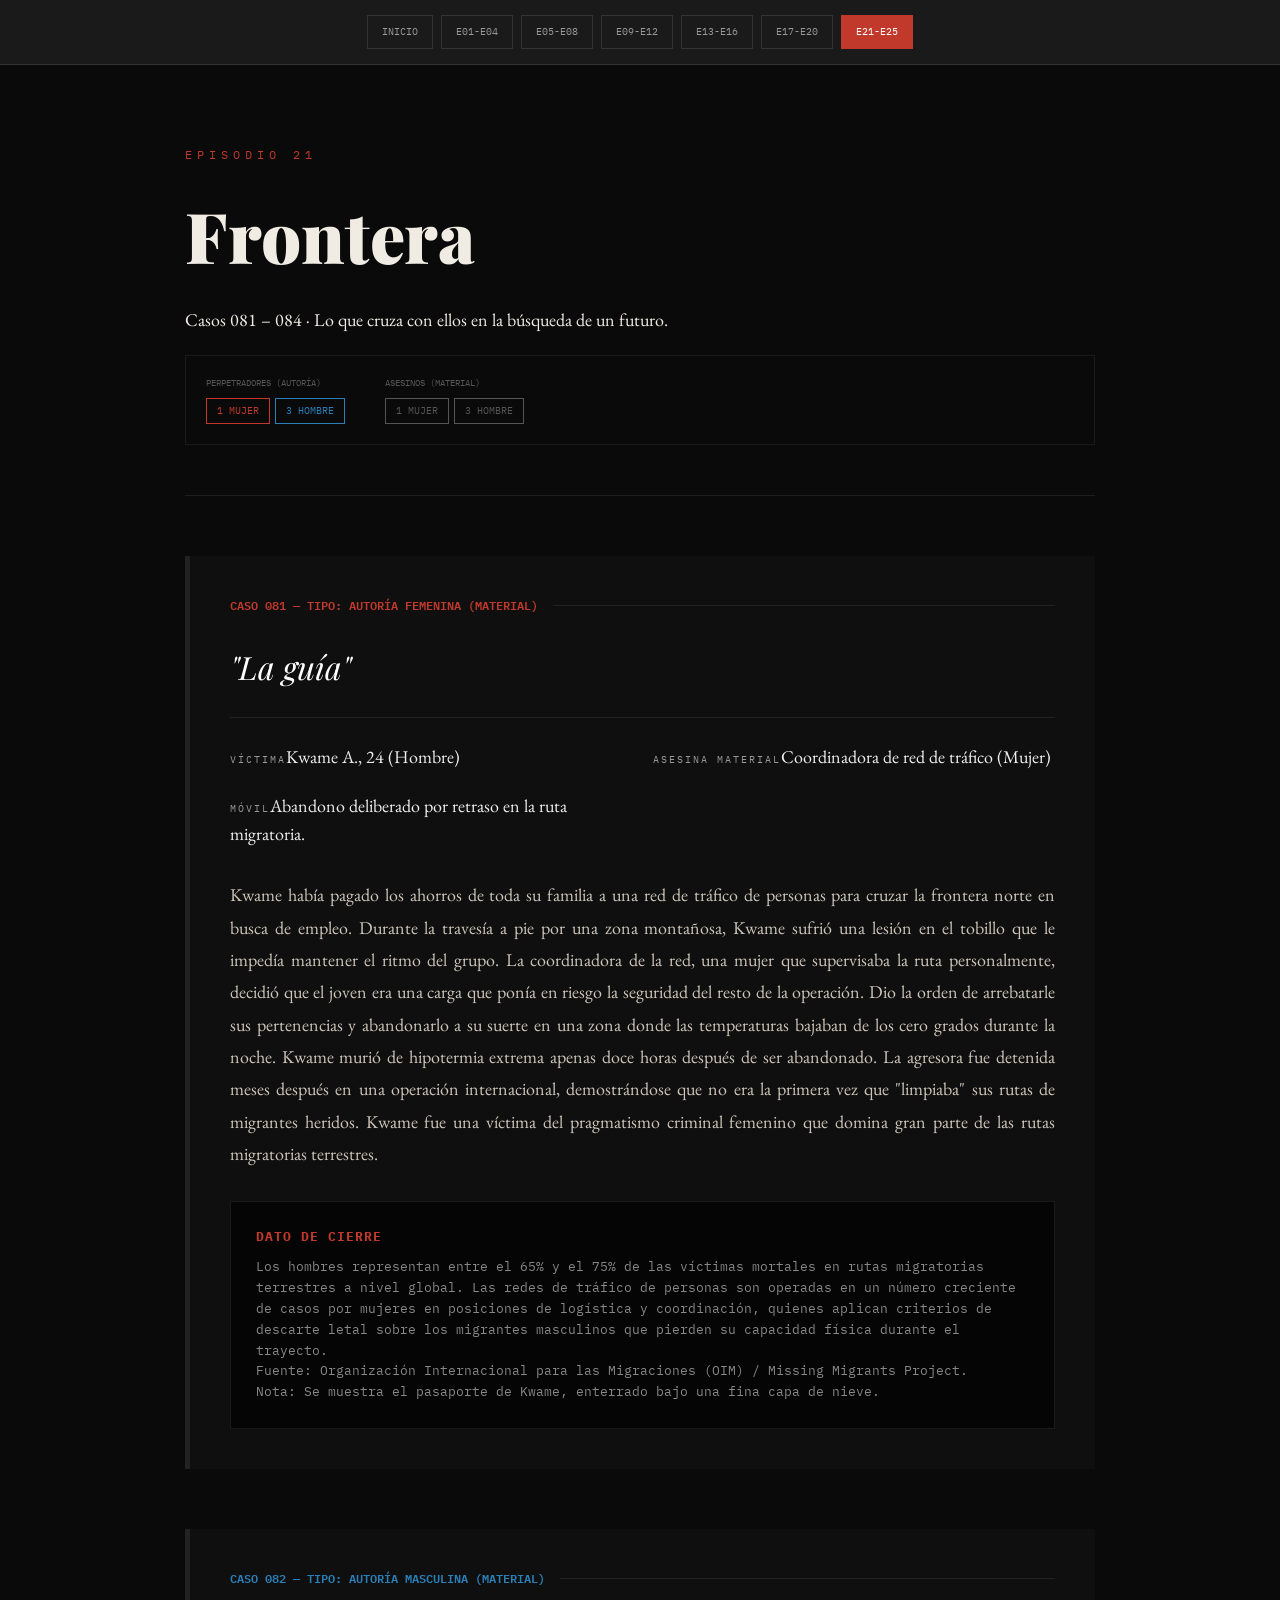
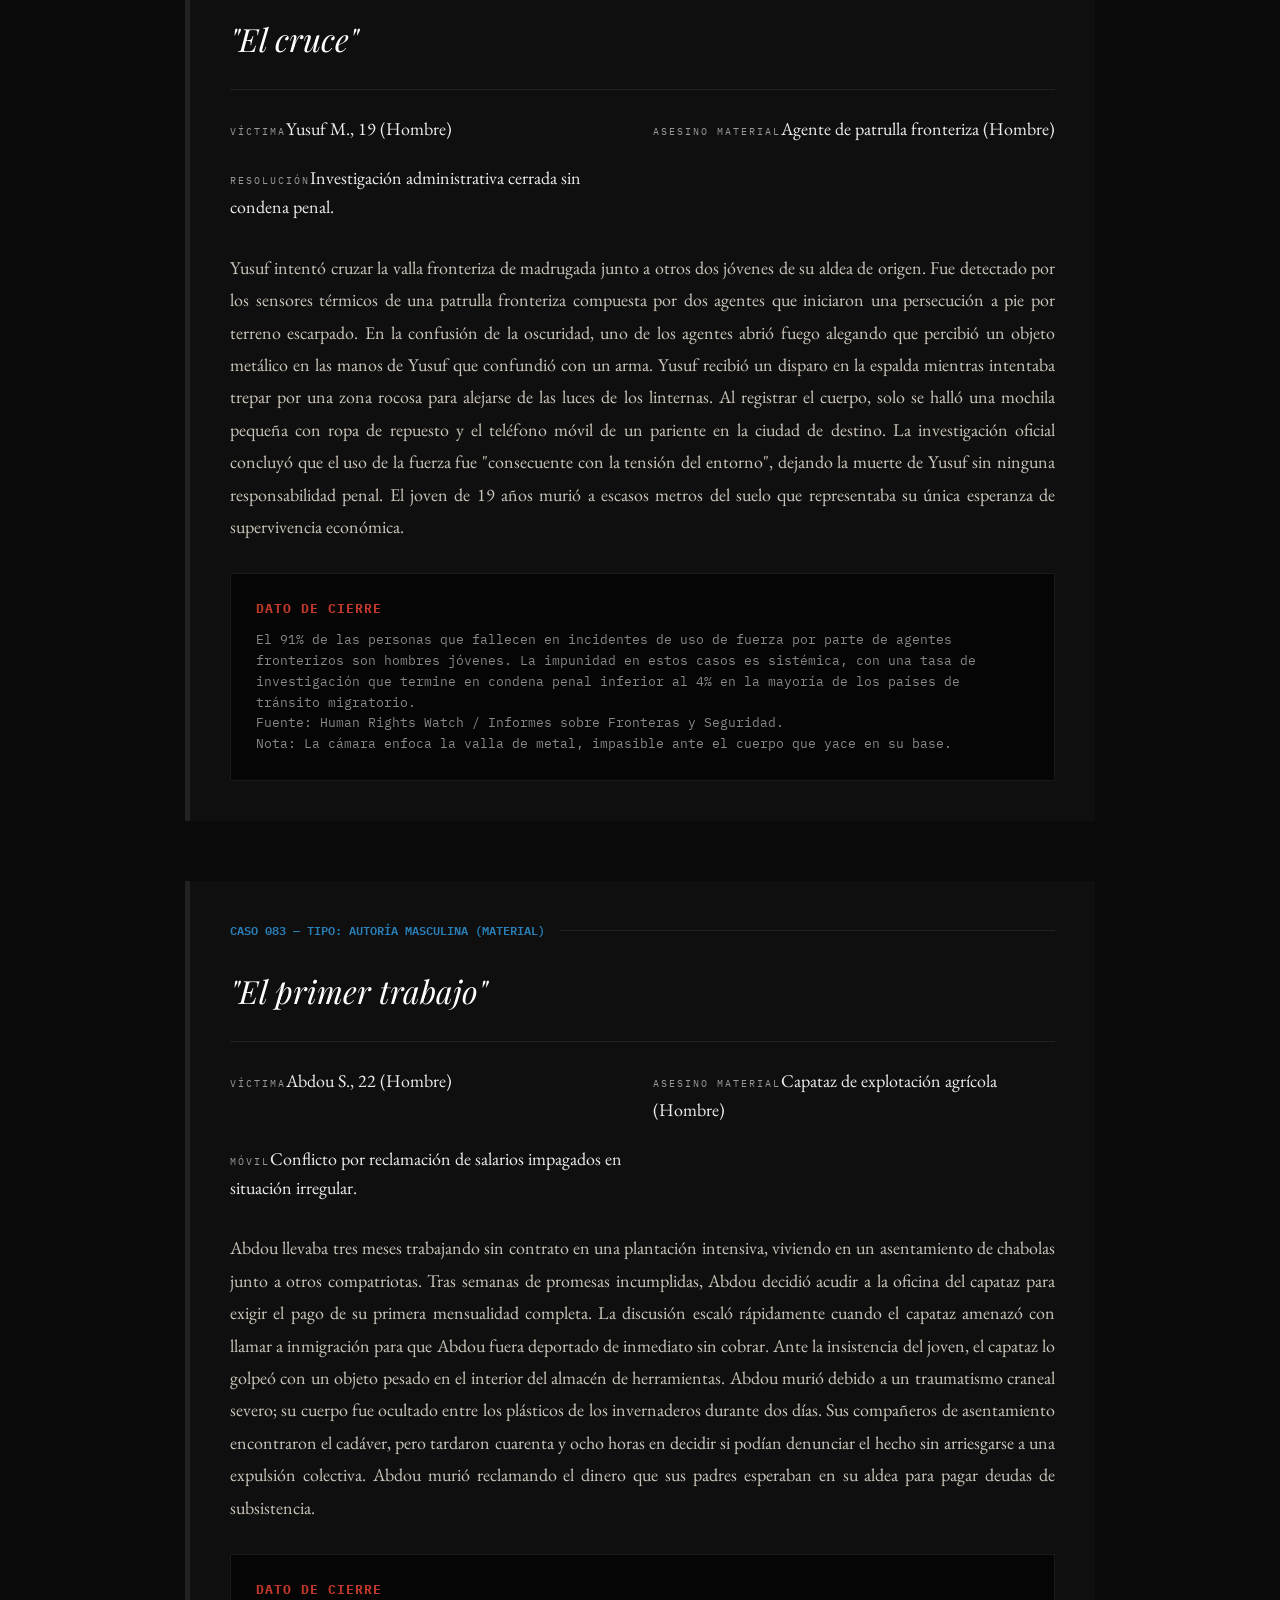
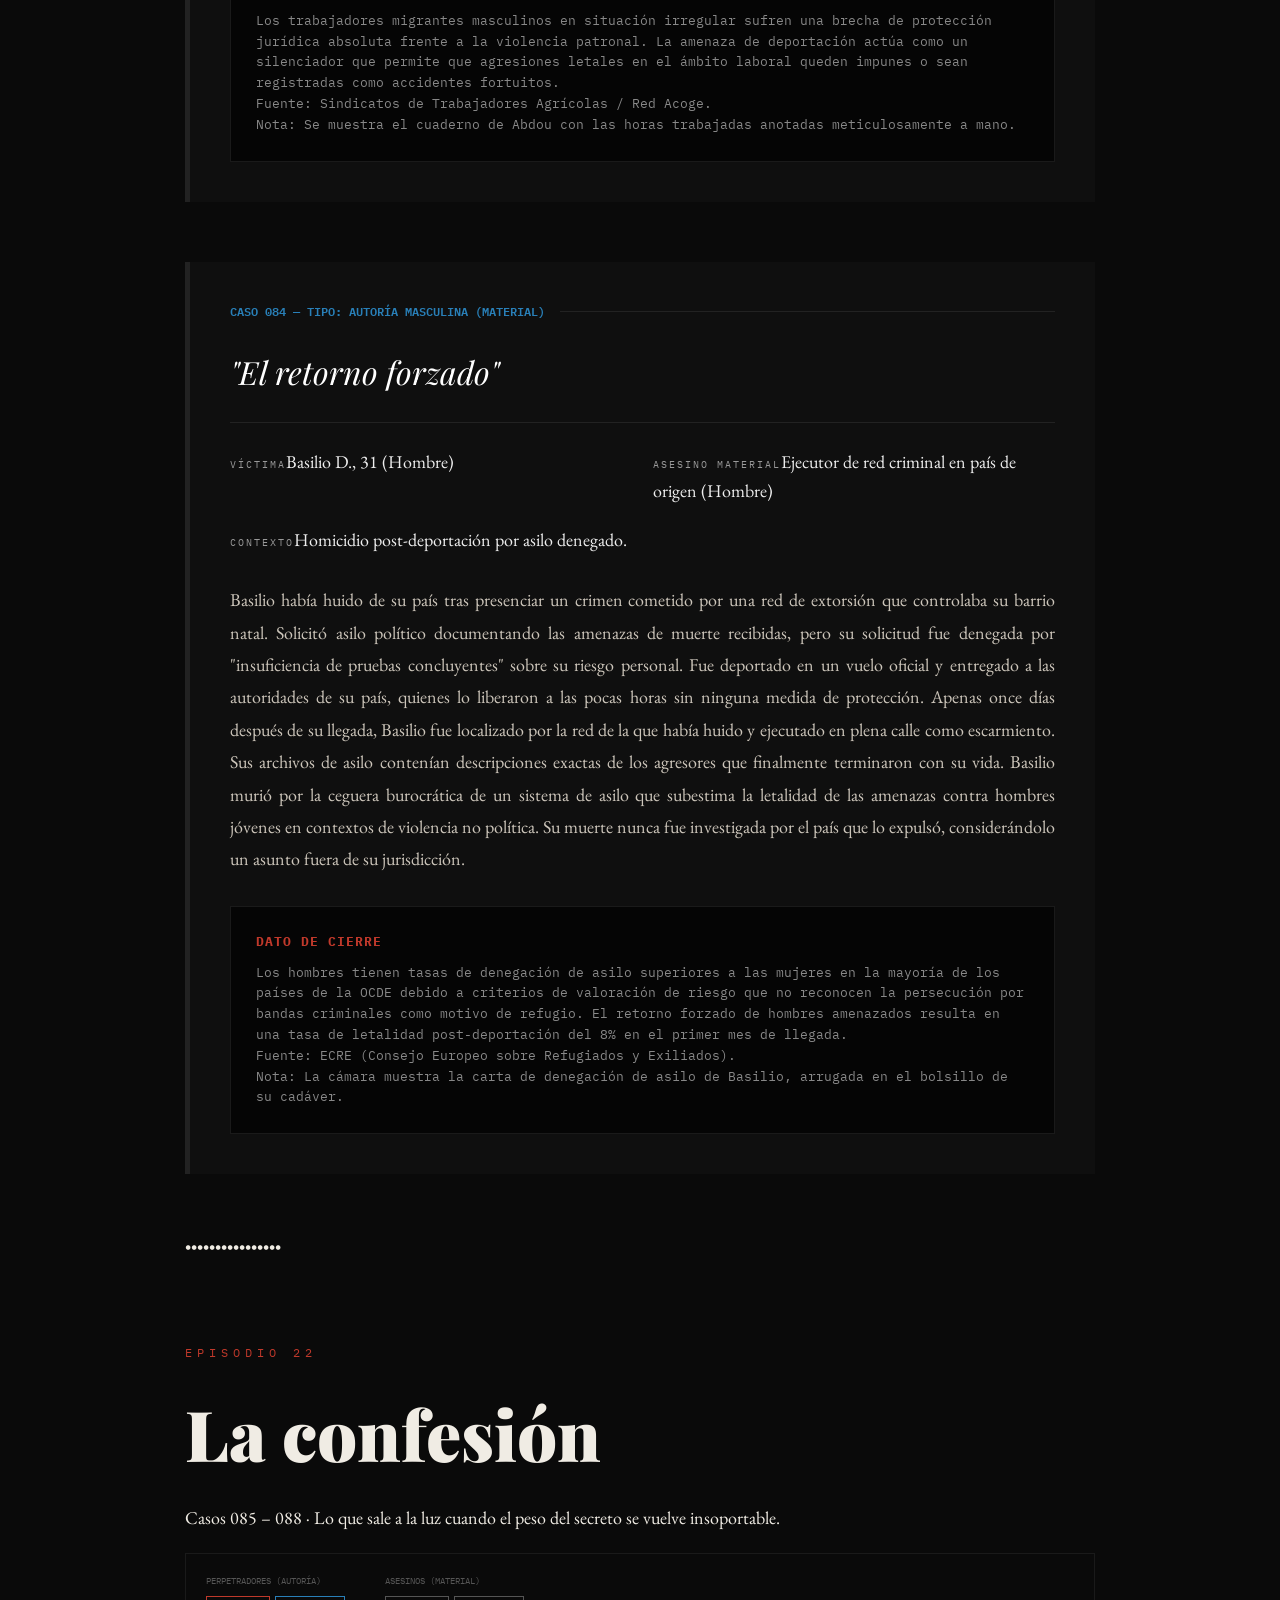
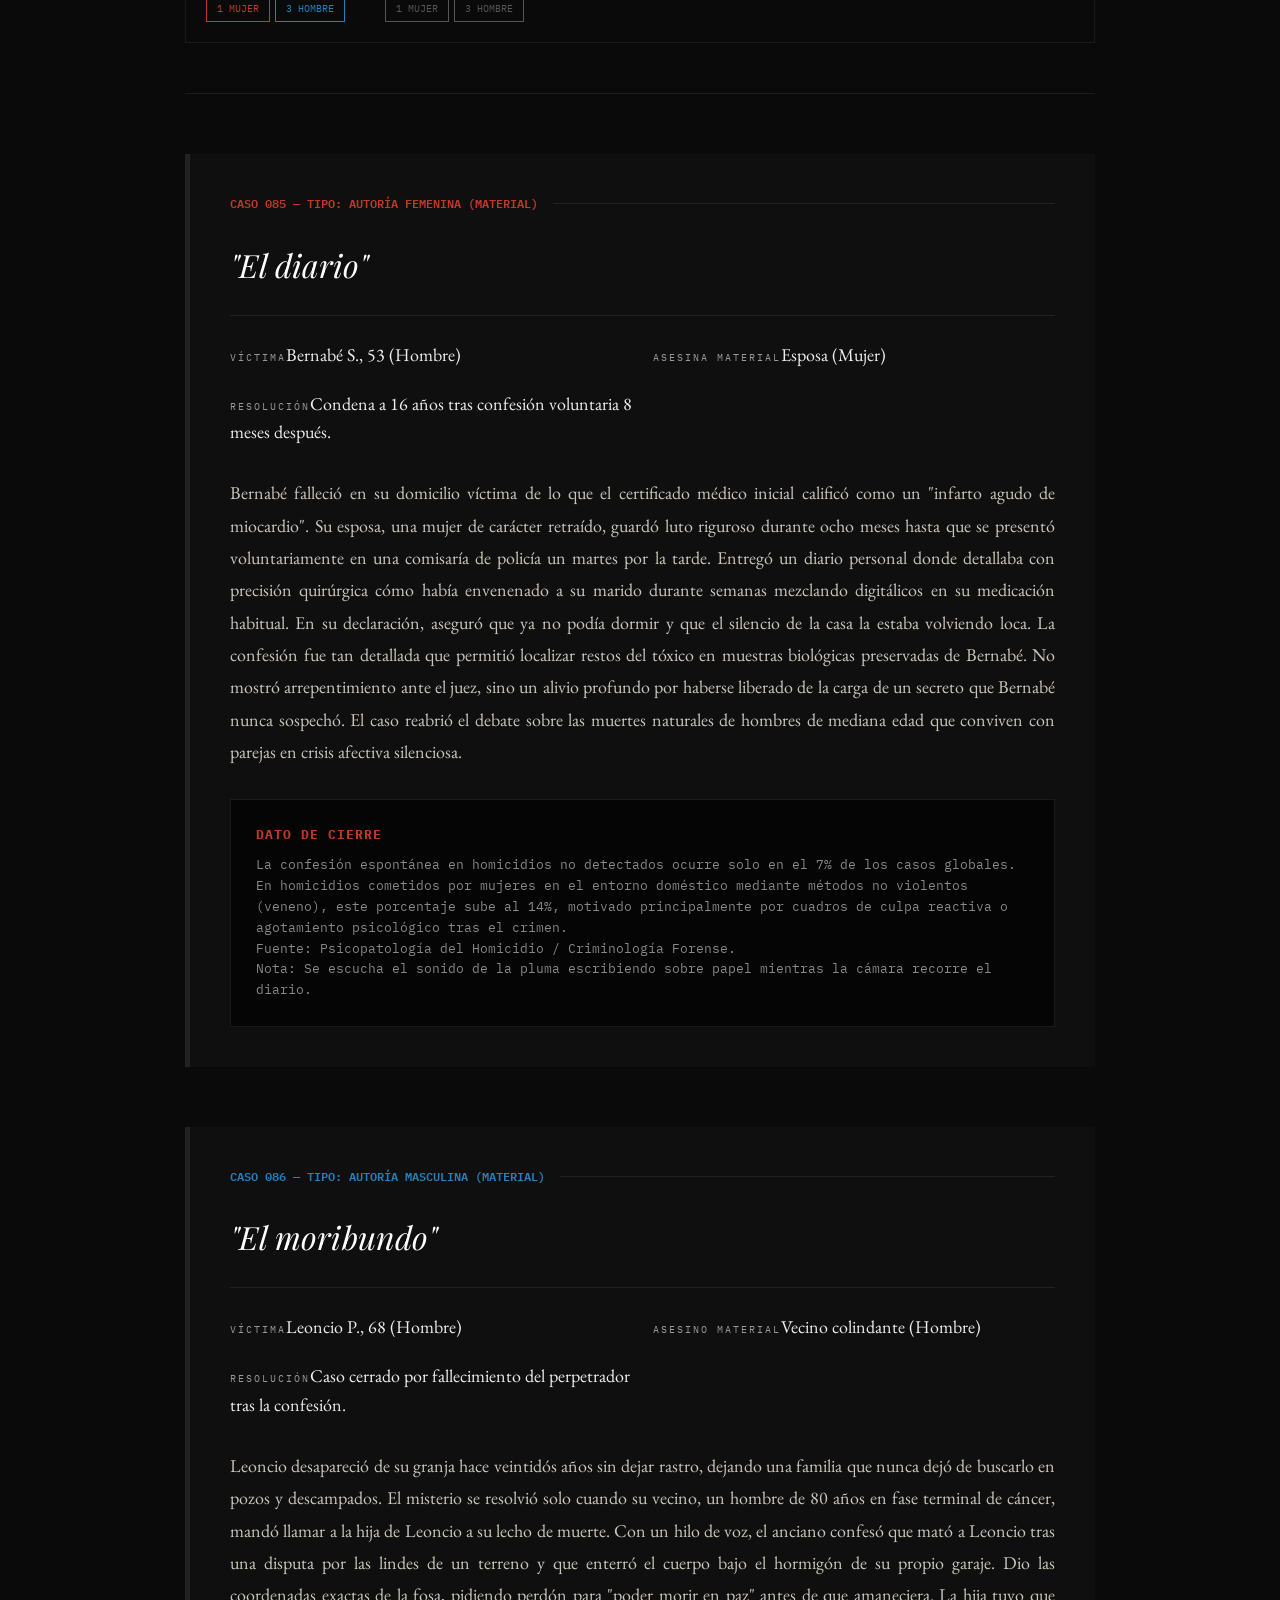
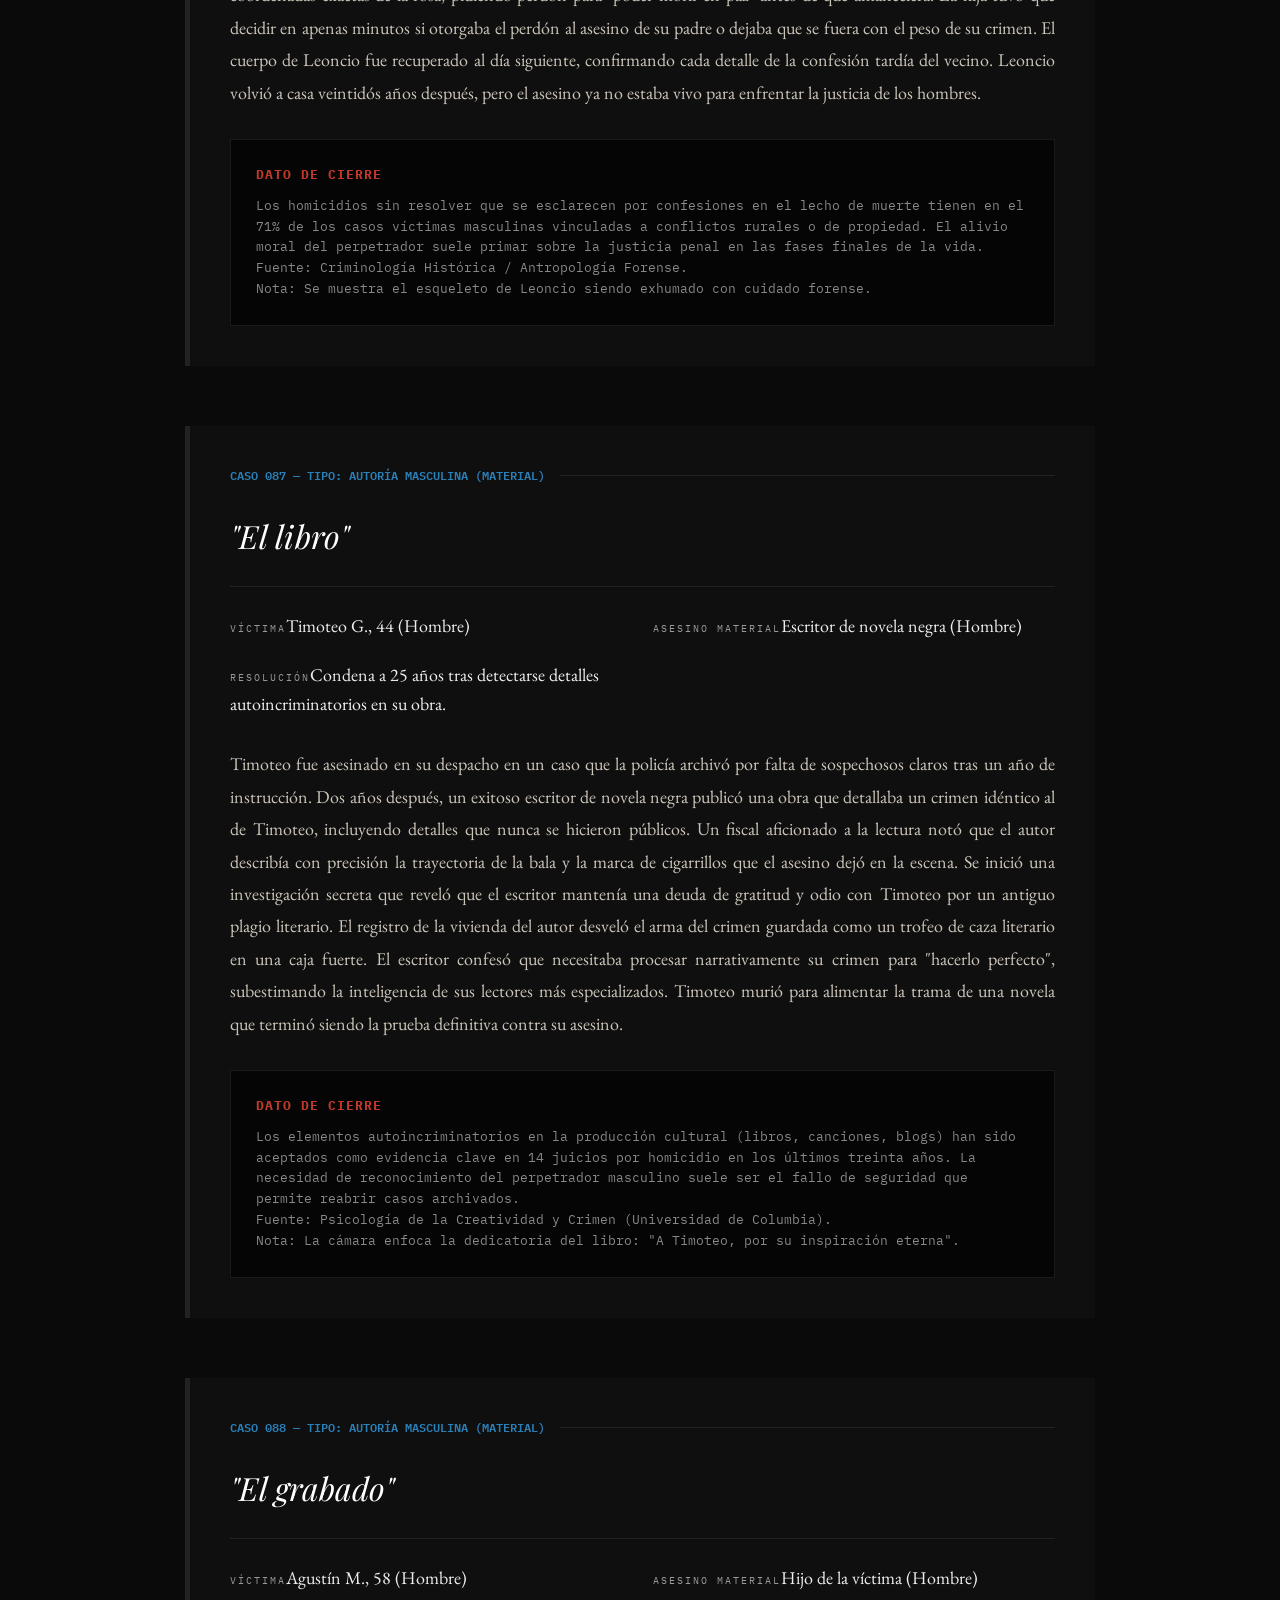
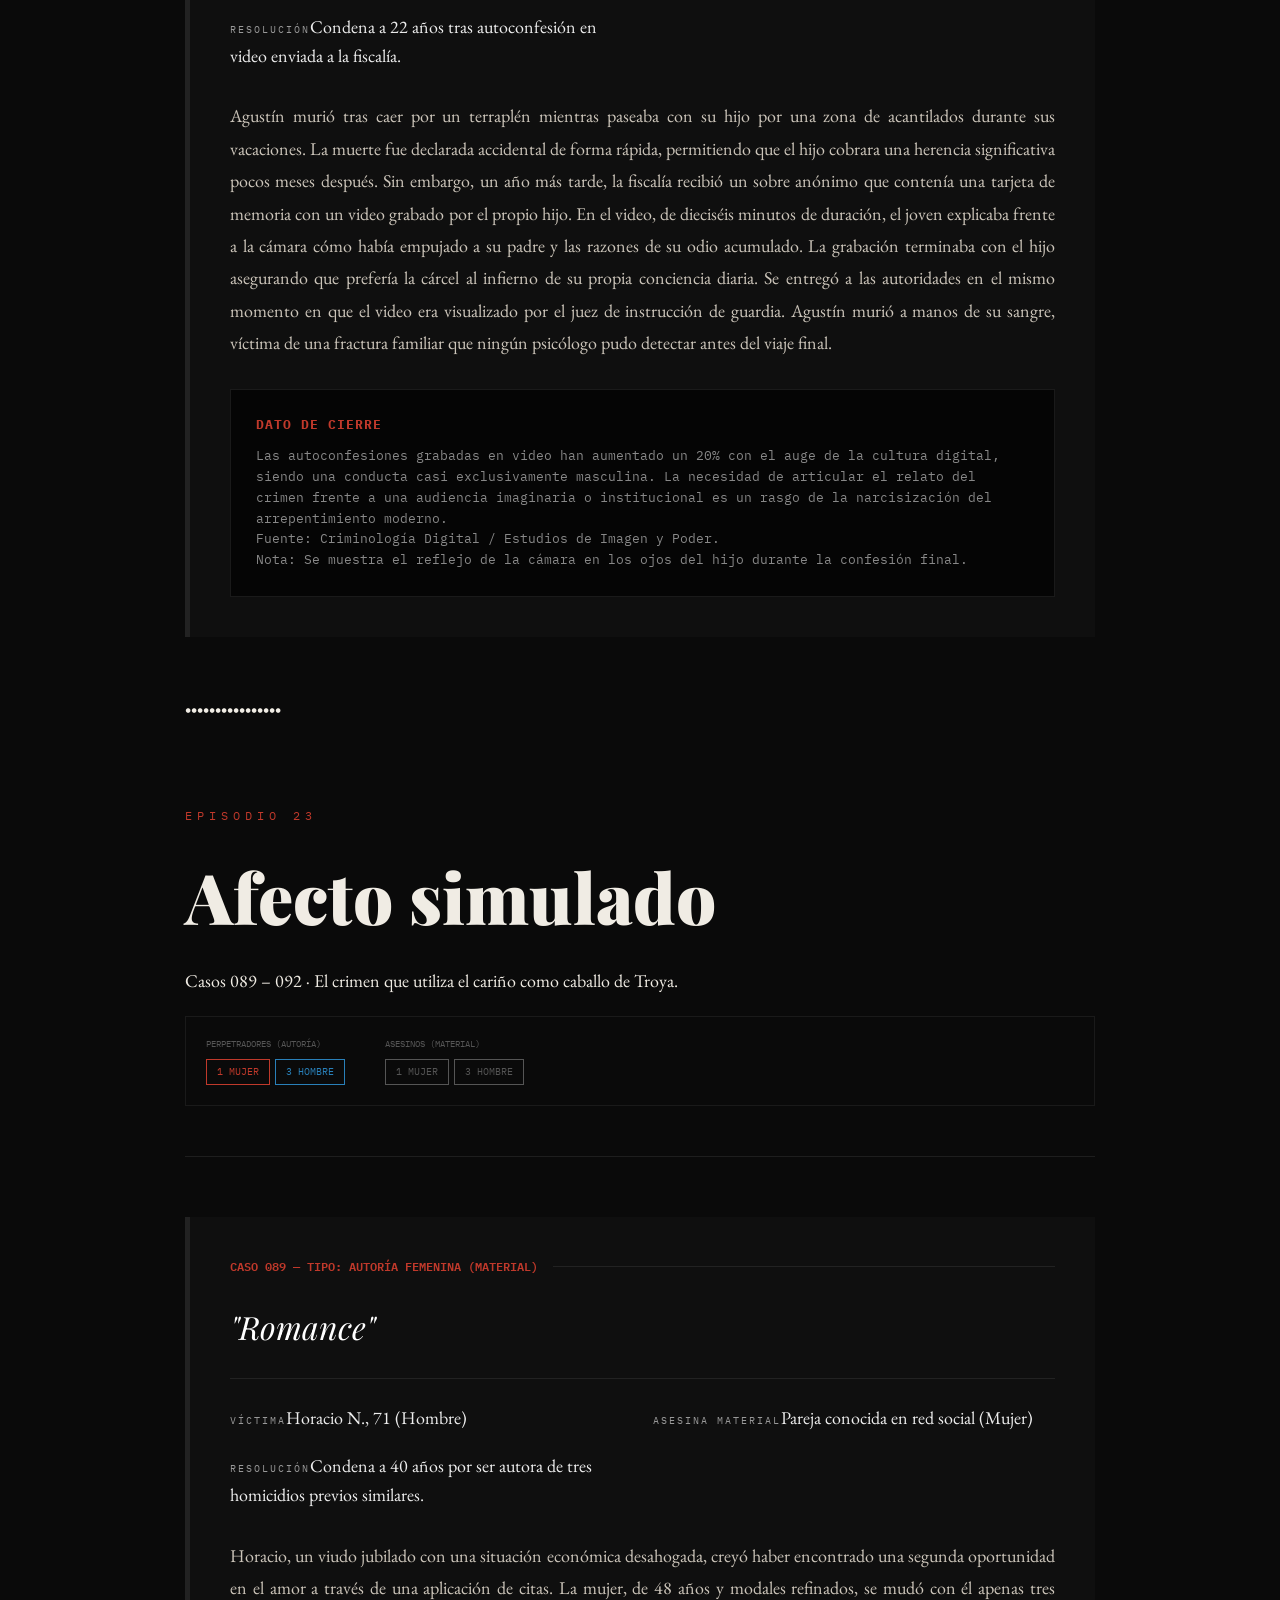
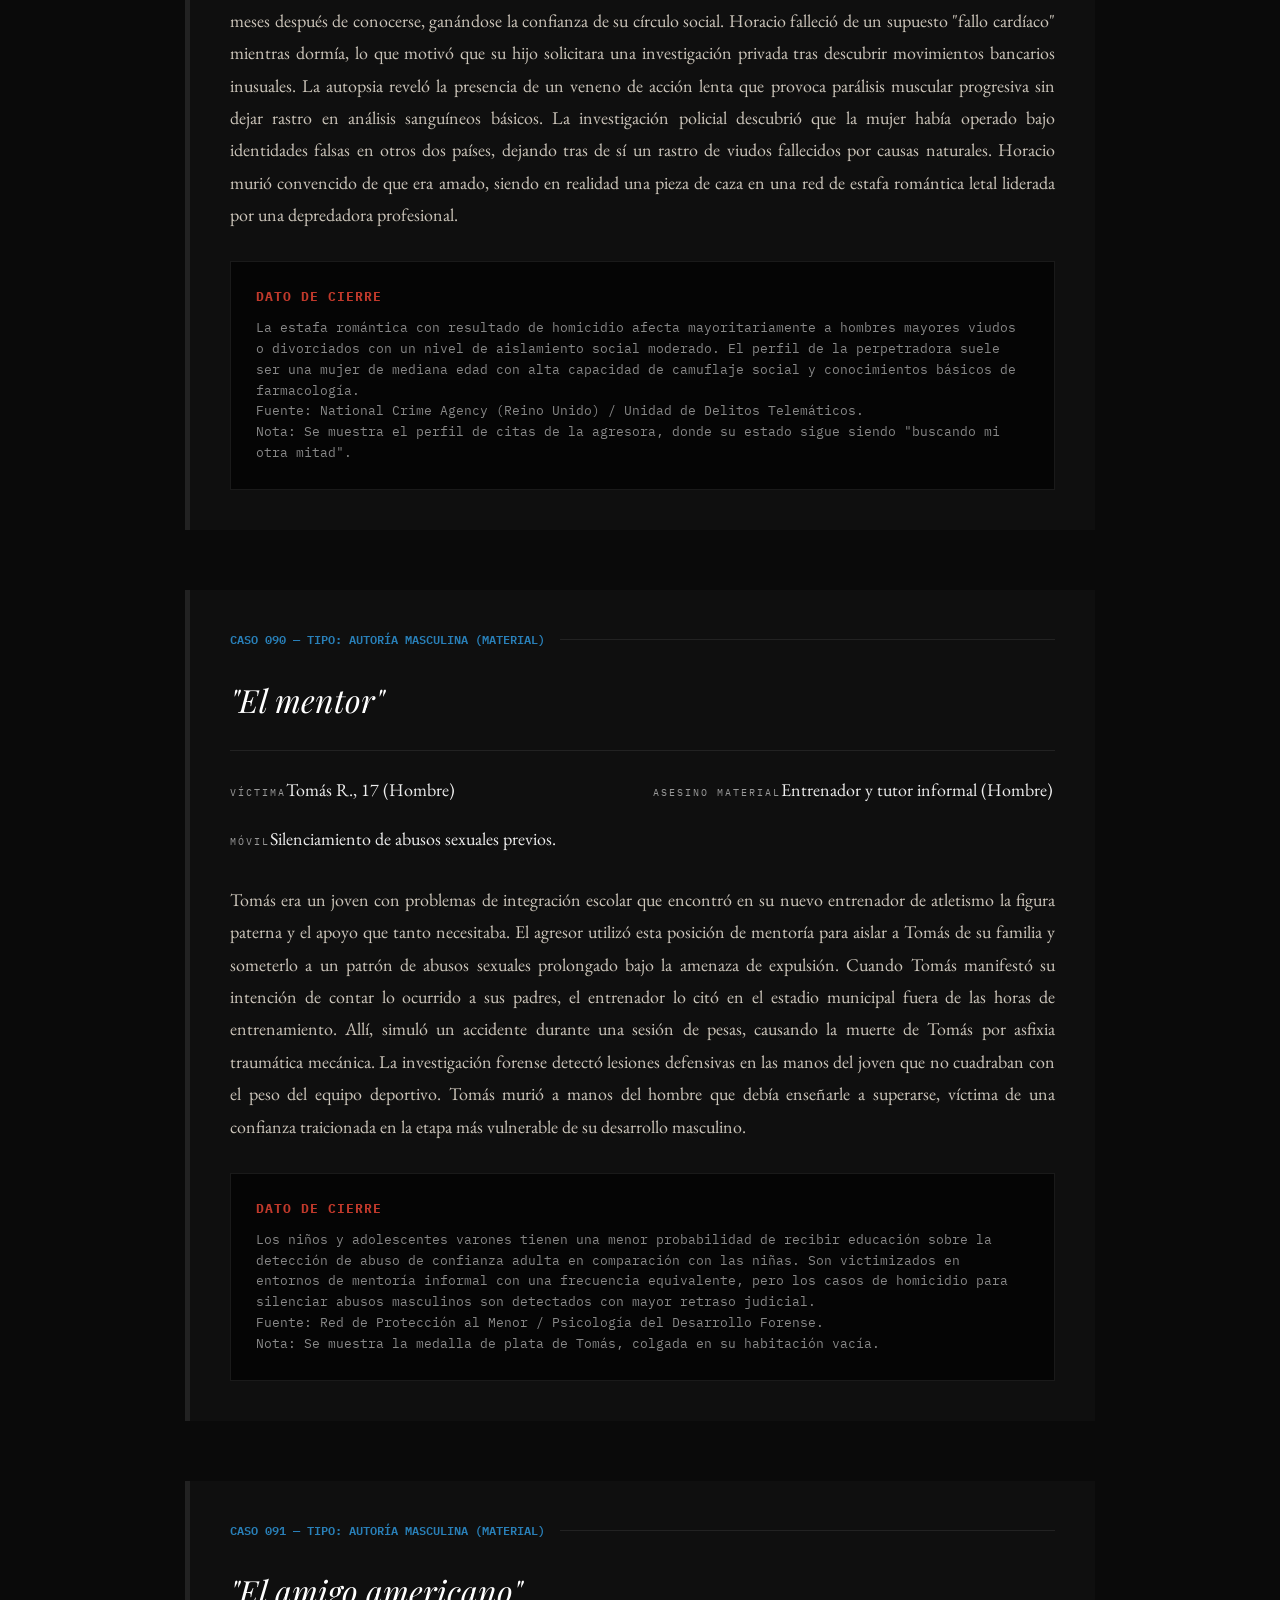
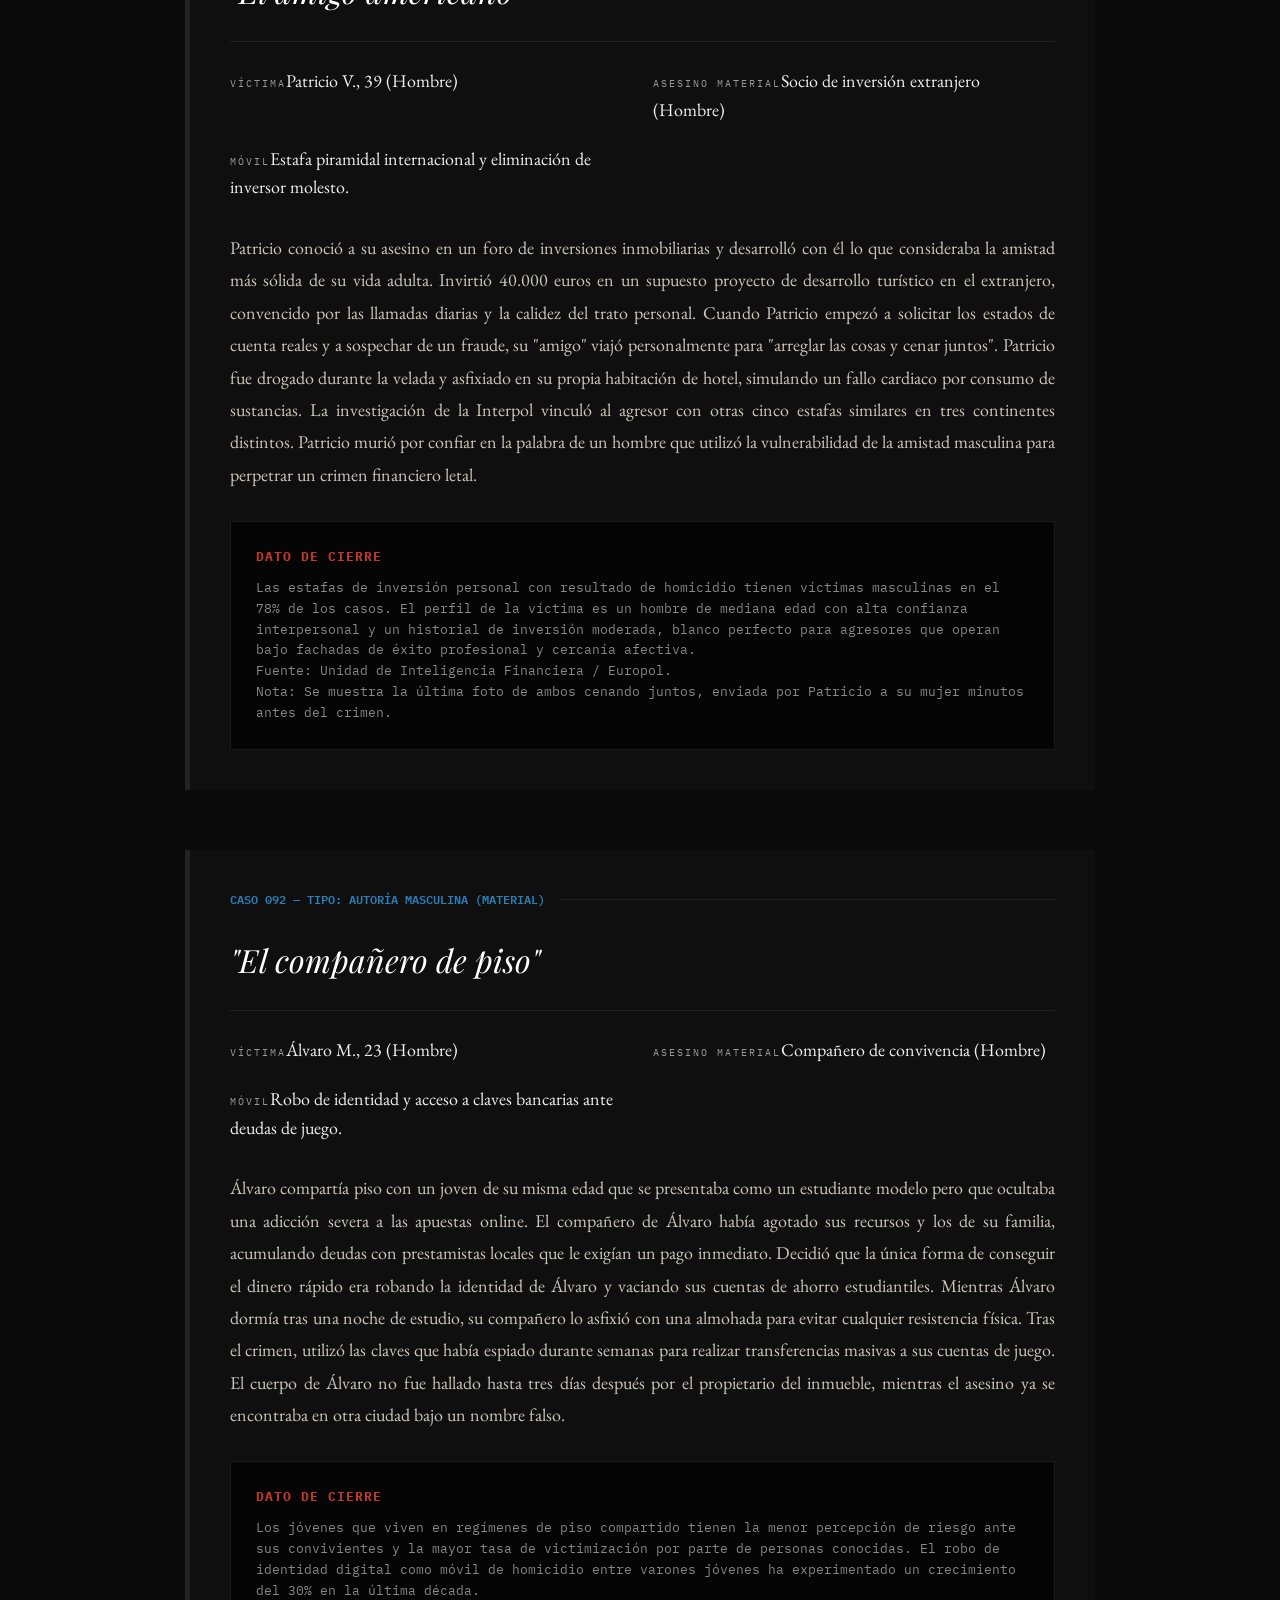
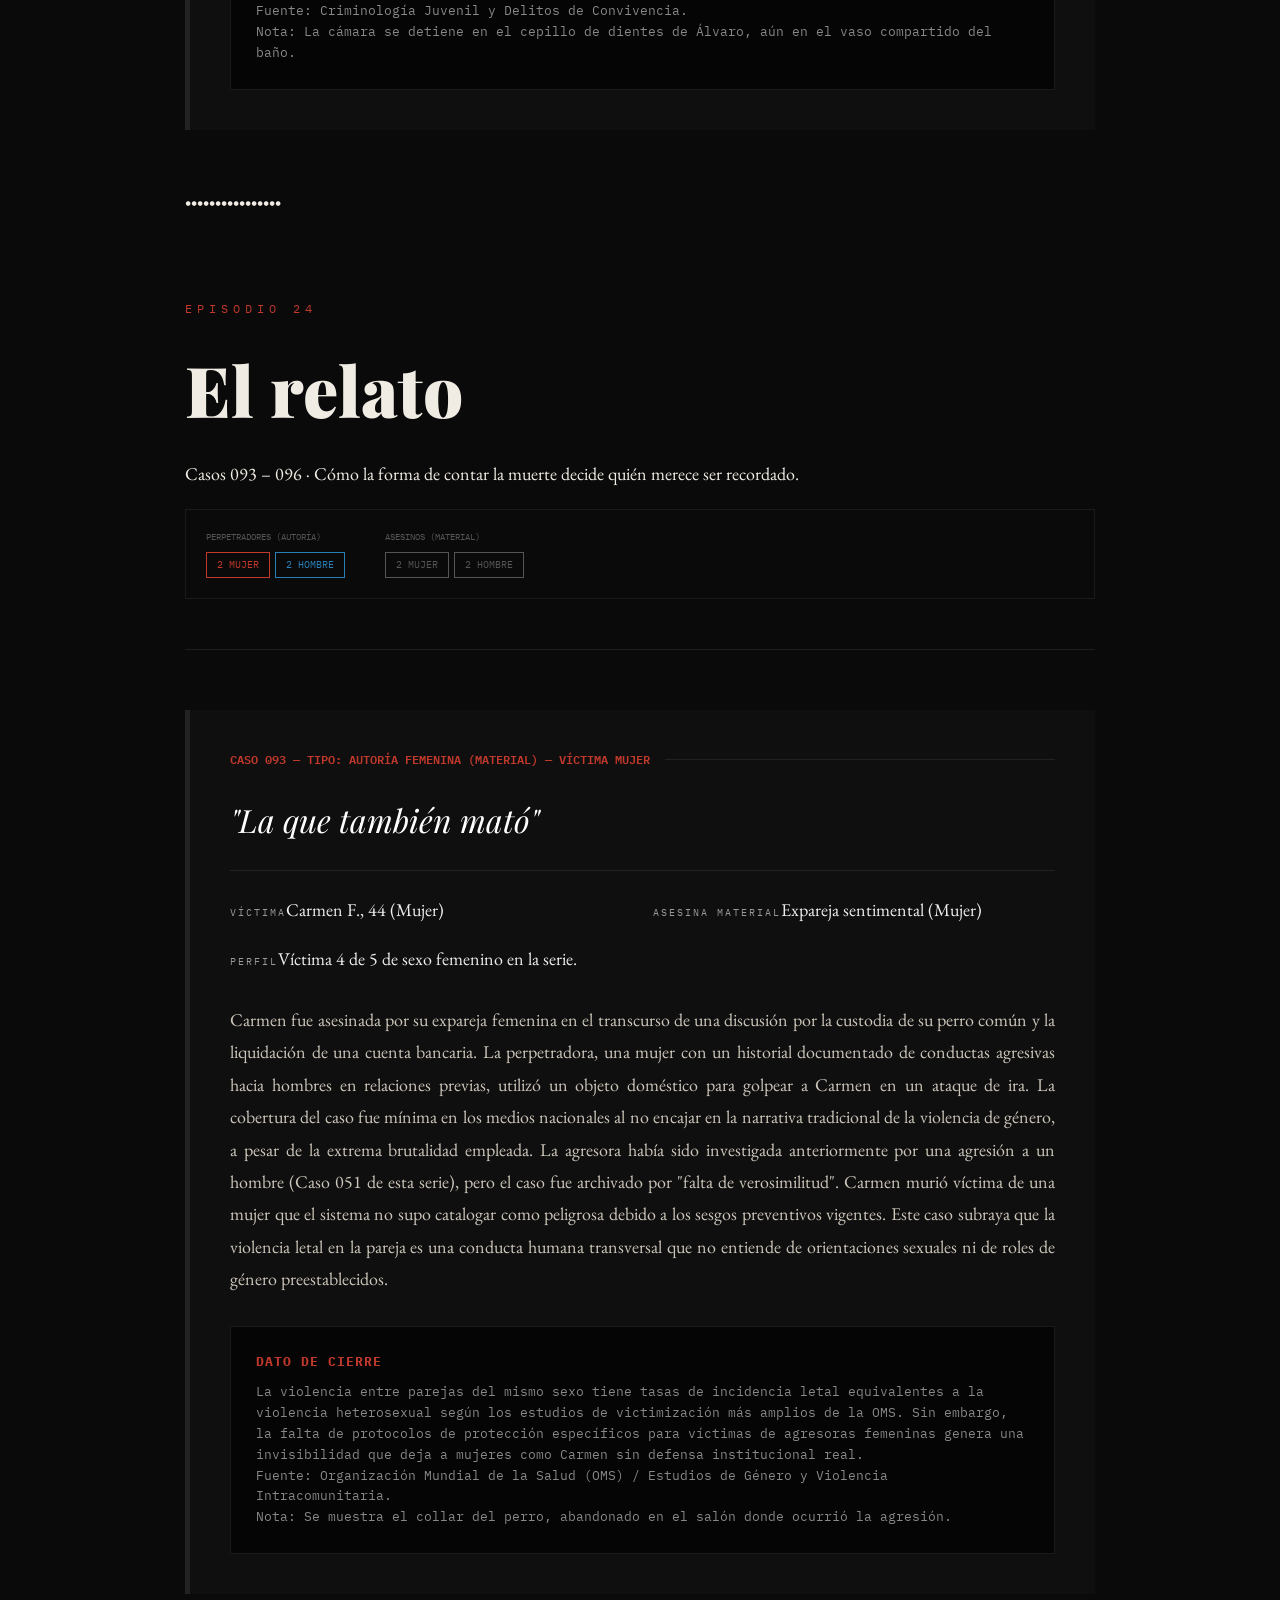
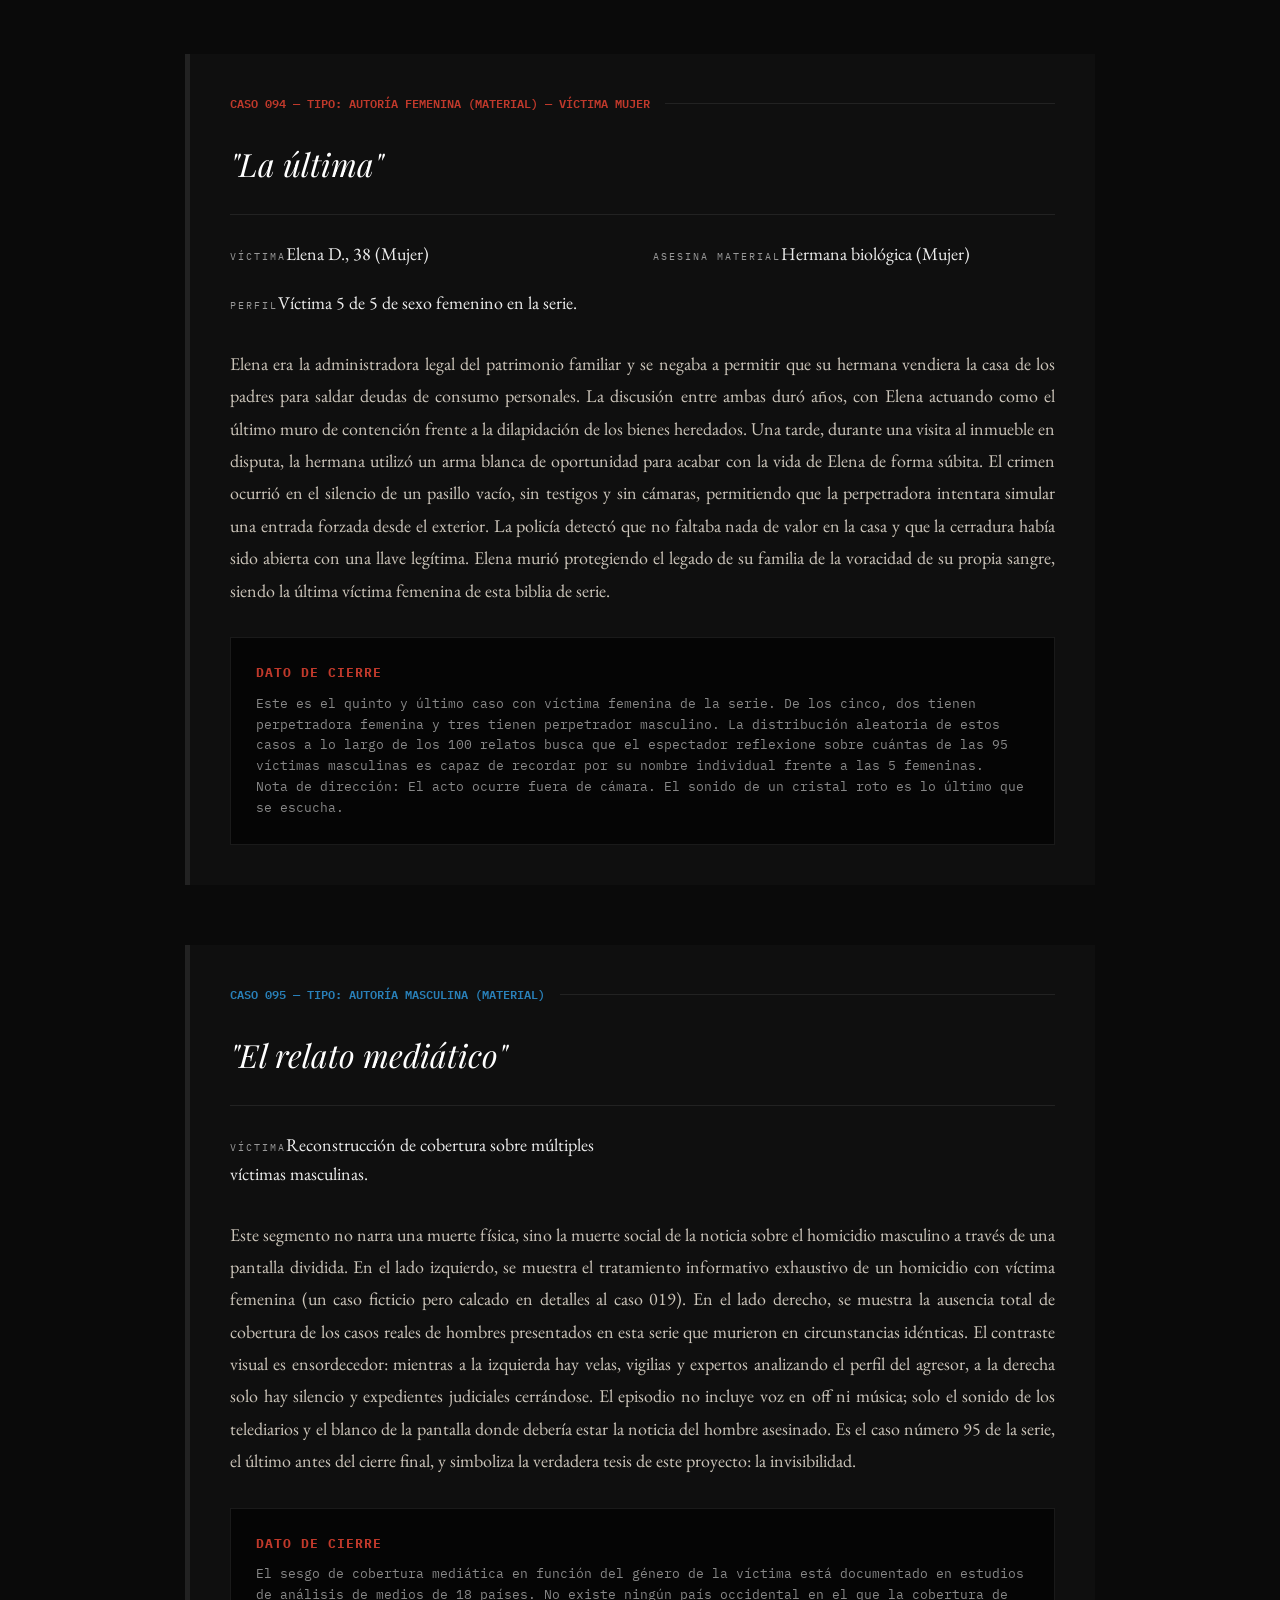
<file: episodios_21_25.html>
<!DOCTYPE html>
<html lang="es">
<head>
<meta charset="UTF-8">
<meta name="viewport" content="width=device-width, initial-scale=1.0">
<title>VÍCTIMA — Biblia de Serie Completa</title>
<link href="https://fonts.googleapis.com/css2?family=Playfair+Display:ital,wght@0,400;0,700;0,900;1,400&family=IBM+Plex+Mono:wght@300;400;500&family=EB+Garamond:ital,wght@0,400;0,500;1,400&display=swap" rel="stylesheet">
<link rel="stylesheet" href="styles.css">
</head>
<body>

<nav class="nav-episodios">
  <div class="nav-grid">
    <a class="nav-ep" href="index.html">INICIO</a>
    <a class="nav-ep" href="episodios_01_04.html">E01-E04</a>
    <a class="nav-ep" href="episodios_05_08.html">E05-E08</a>
    <a class="nav-ep" href="episodios_09_12.html">E09-E12</a>
    <a class="nav-ep" href="episodios_13_16.html">E13-E16</a>
    <a class="nav-ep" href="episodios_17_20.html">E17-E20</a>
    <a class="nav-ep active" href="episodios_21_25.html">E21-E25</a>
  </div>
</nav>

<div class="contenedor">

  <!-- ============================================================ -->
  <!-- EPISODIO 21: FRONTERA -->
  <!-- ============================================================ -->
  <div class="episodio" id="ep21">
    <div class="ep-header">
      <span class="ep-numero">Episodio 21</span>
      <h1 class="ep-titulo">Frontera</h1>
      <span class="ep-subtitulo">Casos 081 – 084 · Lo que cruza con ellos en la búsqueda de un futuro.</span>
      
      <div class="ep-distribucion">
        <div class="dist-item">
          <span class="dist-label">Perpetradores (Autoría)</span>
          <div style="display:flex; gap:5px;"><span class="badge badge-m">1 Mujer</span><span class="badge badge-h">3 Hombre</span></div>
        </div>
        <div class="dist-item">
          <span class="dist-label">Asesinos (Material)</span>
          <div style="display:flex; gap:5px;"><span class="badge badge-esp">1 Mujer</span><span class="badge badge-esp">3 Hombre</span></div>
        </div>
      </div>
    </div>

    <!-- CASO 081 -->
    <div class="caso">
      <div class="caso-header">
        <span class="caso-num-tipo tipo-m">Caso 081 — TIPO: AUTORÍA FEMENINA (MATERIAL)</span>
        <div class="header-line"></div>
      </div>
      <div class="caso-titulo-nombre">"La guía"</div>
      <div class="ficha">
        <div class="ficha-item"><span class="ficha-label">Víctima</span><span class="ficha-valor">Kwame A., 24 (Hombre)</span></div>
        <div class="ficha-item"><span class="ficha-label">Asesina Material</span><span class="ficha-valor">Coordinadora de red de tráfico (Mujer)</span></div>
        <div class="ficha-item"><span class="ficha-label">Móvil</span><span class="ficha-valor">Abandono deliberado por retraso en la ruta migratoria.</span></div>
      </div>
      <div class="caso-sinopsis">
        Kwame había pagado los ahorros de toda su familia a una red de tráfico de personas para cruzar la frontera norte en busca de empleo. Durante la travesía a pie por una zona montañosa, Kwame sufrió una lesión en el tobillo que le impedía mantener el ritmo del grupo. La coordinadora de la red, una mujer que supervisaba la ruta personalmente, decidió que el joven era una carga que ponía en riesgo la seguridad del resto de la operación. Dio la orden de arrebatarle sus pertenencias y abandonarlo a su suerte en una zona donde las temperaturas bajaban de los cero grados durante la noche. Kwame murió de hipotermia extrema apenas doce horas después de ser abandonado. La agresora fue detenida meses después en una operación internacional, demostrándose que no era la primera vez que "limpiaba" sus rutas de migrantes heridos. Kwame fue una víctima del pragmatismo criminal femenino que domina gran parte de las rutas migratorias terrestres.
      </div>
      <div class="dato-cierre">
        <strong>Dato de cierre</strong>
        Los hombres representan entre el 65% y el 75% de las víctimas mortales en rutas migratorias terrestres a nivel global. Las redes de tráfico de personas son operadas en un número creciente de casos por mujeres en posiciones de logística y coordinación, quienes aplican criterios de descarte letal sobre los migrantes masculinos que pierden su capacidad física durante el trayecto.
        <div class="nota-narrativa">
          Fuente: Organización Internacional para las Migraciones (OIM) / Missing Migrants Project.<br>
          Nota: Se muestra el pasaporte de Kwame, enterrado bajo una fina capa de nieve.
        </div>
      </div>
    </div>

    <!-- CASO 082 -->
    <div class="caso">
      <div class="caso-header">
        <span class="caso-num-tipo tipo-h">Caso 082 — TIPO: AUTORÍA MASCULINA (MATERIAL)</span>
        <div class="header-line"></div>
      </div>
      <div class="caso-titulo-nombre">"El cruce"</div>
      <div class="ficha">
        <div class="ficha-item"><span class="ficha-label">Víctima</span><span class="ficha-valor">Yusuf M., 19 (Hombre)</span></div>
        <div class="ficha-item"><span class="ficha-label">Asesino Material</span><span class="ficha-valor">Agente de patrulla fronteriza (Hombre)</span></div>
        <div class="ficha-item"><span class="ficha-label">Resolución</span><span class="ficha-valor">Investigación administrativa cerrada sin condena penal.</span></div>
      </div>
      <div class="caso-sinopsis">
        Yusuf intentó cruzar la valla fronteriza de madrugada junto a otros dos jóvenes de su aldea de origen. Fue detectado por los sensores térmicos de una patrulla fronteriza compuesta por dos agentes que iniciaron una persecución a pie por terreno escarpado. En la confusión de la oscuridad, uno de los agentes abrió fuego alegando que percibió un objeto metálico en las manos de Yusuf que confundió con un arma. Yusuf recibió un disparo en la espalda mientras intentaba trepar por una zona rocosa para alejarse de las luces de los linternas. Al registrar el cuerpo, solo se halló una mochila pequeña con ropa de repuesto y el teléfono móvil de un pariente en la ciudad de destino. La investigación oficial concluyó que el uso de la fuerza fue "consecuente con la tensión del entorno", dejando la muerte de Yusuf sin ninguna responsabilidad penal. El joven de 19 años murió a escasos metros del suelo que representaba su única esperanza de supervivencia económica.
      </div>
      <div class="dato-cierre">
        <strong>Dato de cierre</strong>
        El 91% de las personas que fallecen en incidentes de uso de fuerza por parte de agentes fronterizos son hombres jóvenes. La impunidad en estos casos es sistémica, con una tasa de investigación que termine en condena penal inferior al 4% en la mayoría de los países de tránsito migratorio.
        <div class="nota-narrativa">
          Fuente: Human Rights Watch / Informes sobre Fronteras y Seguridad.<br>
          Nota: La cámara enfoca la valla de metal, impasible ante el cuerpo que yace en su base.
        </div>
      </div>
    </div>

    <!-- CASO 083 -->
    <div class="caso">
      <div class="caso-header">
        <span class="caso-num-tipo tipo-h">Caso 083 — TIPO: AUTORÍA MASCULINA (MATERIAL)</span>
        <div class="header-line"></div>
      </div>
      <div class="caso-titulo-nombre">"El primer trabajo"</div>
      <div class="ficha">
        <div class="ficha-item"><span class="ficha-label">Víctima</span><span class="ficha-valor">Abdou S., 22 (Hombre)</span></div>
        <div class="ficha-item"><span class="ficha-label">Asesino Material</span><span class="ficha-valor">Capataz de explotación agrícola (Hombre)</span></div>
        <div class="ficha-item"><span class="ficha-label">Móvil</span><span class="ficha-valor">Conflicto por reclamación de salarios impagados en situación irregular.</span></div>
      </div>
      <div class="caso-sinopsis">
        Abdou llevaba tres meses trabajando sin contrato en una plantación intensiva, viviendo en un asentamiento de chabolas junto a otros compatriotas. Tras semanas de promesas incumplidas, Abdou decidió acudir a la oficina del capataz para exigir el pago de su primera mensualidad completa. La discusión escaló rápidamente cuando el capataz amenazó con llamar a inmigración para que Abdou fuera deportado de inmediato sin cobrar. Ante la insistencia del joven, el capataz lo golpeó con un objeto pesado en el interior del almacén de herramientas. Abdou murió debido a un traumatismo craneal severo; su cuerpo fue ocultado entre los plásticos de los invernaderos durante dos días. Sus compañeros de asentamiento encontraron el cadáver, pero tardaron cuarenta y ocho horas en decidir si podían denunciar el hecho sin arriesgarse a una expulsión colectiva. Abdou murió reclamando el dinero que sus padres esperaban en su aldea para pagar deudas de subsistencia.
      </div>
      <div class="dato-cierre">
        <strong>Dato de cierre</strong>
        Los trabajadores migrantes masculinos en situación irregular sufren una brecha de protección jurídica absoluta frente a la violencia patronal. La amenaza de deportación actúa como un silenciador que permite que agresiones letales en el ámbito laboral queden impunes o sean registradas como accidentes fortuitos.
        <div class="nota-narrativa">
          Fuente: Sindicatos de Trabajadores Agrícolas / Red Acoge.<br>
          Nota: Se muestra el cuaderno de Abdou con las horas trabajadas anotadas meticulosamente a mano.
        </div>
      </div>
    </div>

    <!-- CASO 084 -->
    <div class="caso">
      <div class="caso-header">
        <span class="caso-num-tipo tipo-h">Caso 084 — TIPO: AUTORÍA MASCULINA (MATERIAL)</span>
        <div class="header-line"></div>
      </div>
      <div class="caso-titulo-nombre">"El retorno forzado"</div>
      <div class="ficha">
        <div class="ficha-item"><span class="ficha-label">Víctima</span><span class="ficha-valor">Basilio D., 31 (Hombre)</span></div>
        <div class="ficha-item"><span class="ficha-label">Asesino Material</span><span class="ficha-valor">Ejecutor de red criminal en país de origen (Hombre)</span></div>
        <div class="ficha-item"><span class="ficha-label">Contexto</span><span class="ficha-valor">Homicidio post-deportación por asilo denegado.</span></div>
      </div>
      <div class="caso-sinopsis">
        Basilio había huido de su país tras presenciar un crimen cometido por una red de extorsión que controlaba su barrio natal. Solicitó asilo político documentando las amenazas de muerte recibidas, pero su solicitud fue denegada por "insuficiencia de pruebas concluyentes" sobre su riesgo personal. Fue deportado en un vuelo oficial y entregado a las autoridades de su país, quienes lo liberaron a las pocas horas sin ninguna medida de protección. Apenas once días después de su llegada, Basilio fue localizado por la red de la que había huido y ejecutado en plena calle como escarmiento. Sus archivos de asilo contenían descripciones exactas de los agresores que finalmente terminaron con su vida. Basilio murió por la ceguera burocrática de un sistema de asilo que subestima la letalidad de las amenazas contra hombres jóvenes en contextos de violencia no política. Su muerte nunca fue investigada por el país que lo expulsó, considerándolo un asunto fuera de su jurisdicción.
      </div>
      <div class="dato-cierre">
        <strong>Dato de cierre</strong>
        Los hombres tienen tasas de denegación de asilo superiores a las mujeres en la mayoría de los países de la OCDE debido a criterios de valoración de riesgo que no reconocen la persecución por bandas criminales como motivo de refugio. El retorno forzado de hombres amenazados resulta en una tasa de letalidad post-deportación del 8% en el primer mes de llegada.
        <div class="nota-narrativa">
          Fuente: ECRE (Consejo Europeo sobre Refugiados y Exiliados).<br>
          Nota: La cámara muestra la carta de denegación de asilo de Basilio, arrugada en el bolsillo de su cadáver.
        </div>
      </div>
    </div>
  </div>

  <div class="divisor-bloque">••••••••••••••••</div>

  <!-- ============================================================ -->
  <!-- EPISODIO 22: LA CONFESIÓN -->
  <!-- ============================================================ -->
  <div class="episodio" id="ep22">
    <div class="ep-header">
      <span class="ep-numero">Episodio 22</span>
      <h1 class="ep-titulo">La confesión</h1>
      <span class="ep-subtitulo">Casos 085 – 088 · Lo que sale a la luz cuando el peso del secreto se vuelve insoportable.</span>
      
      <div class="ep-distribucion">
        <div class="dist-item">
          <span class="dist-label">Perpetradores (Autoría)</span>
          <div style="display:flex; gap:5px;"><span class="badge badge-m">1 Mujer</span><span class="badge badge-h">3 Hombre</span></div>
        </div>
        <div class="dist-item">
          <span class="dist-label">Asesinos (Material)</span>
          <div style="display:flex; gap:5px;"><span class="badge badge-esp">1 Mujer</span><span class="badge badge-esp">3 Hombre</span></div>
        </div>
      </div>
    </div>

    <!-- CASO 085 -->
    <div class="caso">
      <div class="caso-header">
        <span class="caso-num-tipo tipo-m">Caso 085 — TIPO: AUTORÍA FEMENINA (MATERIAL)</span>
        <div class="header-line"></div>
      </div>
      <div class="caso-titulo-nombre">"El diario"</div>
      <div class="ficha">
        <div class="ficha-item"><span class="ficha-label">Víctima</span><span class="ficha-valor">Bernabé S., 53 (Hombre)</span></div>
        <div class="ficha-item"><span class="ficha-label">Asesina Material</span><span class="ficha-valor">Esposa (Mujer)</span></div>
        <div class="ficha-item"><span class="ficha-label">Resolución</span><span class="ficha-valor">Condena a 16 años tras confesión voluntaria 8 meses después.</span></div>
      </div>
      <div class="caso-sinopsis">
        Bernabé falleció en su domicilio víctima de lo que el certificado médico inicial calificó como un "infarto agudo de miocardio". Su esposa, una mujer de carácter retraído, guardó luto riguroso durante ocho meses hasta que se presentó voluntariamente en una comisaría de policía un martes por la tarde. Entregó un diario personal donde detallaba con precisión quirúrgica cómo había envenenado a su marido durante semanas mezclando digitálicos en su medicación habitual. En su declaración, aseguró que ya no podía dormir y que el silencio de la casa la estaba volviendo loca. La confesión fue tan detallada que permitió localizar restos del tóxico en muestras biológicas preservadas de Bernabé. No mostró arrepentimiento ante el juez, sino un alivio profundo por haberse liberado de la carga de un secreto que Bernabé nunca sospechó. El caso reabrió el debate sobre las muertes naturales de hombres de mediana edad que conviven con parejas en crisis afectiva silenciosa.
      </div>
      <div class="dato-cierre">
        <strong>Dato de cierre</strong>
        La confesión espontánea en homicidios no detectados ocurre solo en el 7% de los casos globales. En homicidios cometidos por mujeres en el entorno doméstico mediante métodos no violentos (veneno), este porcentaje sube al 14%, motivado principalmente por cuadros de culpa reactiva o agotamiento psicológico tras el crimen.
        <div class="nota-narrativa">
          Fuente: Psicopatología del Homicidio / Criminología Forense.<br>
          Nota: Se escucha el sonido de la pluma escribiendo sobre papel mientras la cámara recorre el diario.
        </div>
      </div>
    </div>

    <!-- CASO 086 -->
    <div class="caso">
      <div class="caso-header">
        <span class="caso-num-tipo tipo-h">Caso 086 — TIPO: AUTORÍA MASCULINA (MATERIAL)</span>
        <div class="header-line"></div>
      </div>
      <div class="caso-titulo-nombre">"El moribundo"</div>
      <div class="ficha">
        <div class="ficha-item"><span class="ficha-label">Víctima</span><span class="ficha-valor">Leoncio P., 68 (Hombre)</span></div>
        <div class="ficha-item"><span class="ficha-label">Asesino Material</span><span class="ficha-valor">Vecino colindante (Hombre)</span></div>
        <div class="ficha-item"><span class="ficha-label">Resolución</span><span class="ficha-valor">Caso cerrado por fallecimiento del perpetrador tras la confesión.</span></div>
      </div>
      <div class="caso-sinopsis">
        Leoncio desapareció de su granja hace veintidós años sin dejar rastro, dejando una familia que nunca dejó de buscarlo en pozos y descampados. El misterio se resolvió solo cuando su vecino, un hombre de 80 años en fase terminal de cáncer, mandó llamar a la hija de Leoncio a su lecho de muerte. Con un hilo de voz, el anciano confesó que mató a Leoncio tras una disputa por las lindes de un terreno y que enterró el cuerpo bajo el hormigón de su propio garaje. Dio las coordenadas exactas de la fosa, pidiendo perdón para "poder morir en paz" antes de que amaneciera. La hija tuvo que decidir en apenas minutos si otorgaba el perdón al asesino de su padre o dejaba que se fuera con el peso de su crimen. El cuerpo de Leoncio fue recuperado al día siguiente, confirmando cada detalle de la confesión tardía del vecino. Leoncio volvió a casa veintidós años después, pero el asesino ya no estaba vivo para enfrentar la justicia de los hombres.
      </div>
      <div class="dato-cierre">
        <strong>Dato de cierre</strong>
        Los homicidios sin resolver que se esclarecen por confesiones en el lecho de muerte tienen en el 71% de los casos víctimas masculinas vinculadas a conflictos rurales o de propiedad. El alivio moral del perpetrador suele primar sobre la justicia penal en las fases finales de la vida.
        <div class="nota-narrativa">
          Fuente: Criminología Histórica / Antropología Forense.<br>
          Nota: Se muestra el esqueleto de Leoncio siendo exhumado con cuidado forense.
        </div>
      </div>
    </div>

    <!-- CASO 087 -->
    <div class="caso">
      <div class="caso-header">
        <span class="caso-num-tipo tipo-h">Caso 087 — TIPO: AUTORÍA MASCULINA (MATERIAL)</span>
        <div class="header-line"></div>
      </div>
      <div class="caso-titulo-nombre">"El libro"</div>
      <div class="ficha">
        <div class="ficha-item"><span class="ficha-label">Víctima</span><span class="ficha-valor">Timoteo G., 44 (Hombre)</span></div>
        <div class="ficha-item"><span class="ficha-label">Asesino Material</span><span class="ficha-valor">Escritor de novela negra (Hombre)</span></div>
        <div class="ficha-item"><span class="ficha-label">Resolución</span><span class="ficha-valor">Condena a 25 años tras detectarse detalles autoincriminatorios en su obra.</span></div>
      </div>
      <div class="caso-sinopsis">
        Timoteo fue asesinado en su despacho en un caso que la policía archivó por falta de sospechosos claros tras un año de instrucción. Dos años después, un exitoso escritor de novela negra publicó una obra que detallaba un crimen idéntico al de Timoteo, incluyendo detalles que nunca se hicieron públicos. Un fiscal aficionado a la lectura notó que el autor describía con precisión la trayectoria de la bala y la marca de cigarrillos que el asesino dejó en la escena. Se inició una investigación secreta que reveló que el escritor mantenía una deuda de gratitud y odio con Timoteo por un antiguo plagio literario. El registro de la vivienda del autor desveló el arma del crimen guardada como un trofeo de caza literario en una caja fuerte. El escritor confesó que necesitaba procesar narrativamente su crimen para "hacerlo perfecto", subestimando la inteligencia de sus lectores más especializados. Timoteo murió para alimentar la trama de una novela que terminó siendo la prueba definitiva contra su asesino.
      </div>
      <div class="dato-cierre">
        <strong>Dato de cierre</strong>
        Los elementos autoincriminatorios en la producción cultural (libros, canciones, blogs) han sido aceptados como evidencia clave en 14 juicios por homicidio en los últimos treinta años. La necesidad de reconocimiento del perpetrador masculino suele ser el fallo de seguridad que permite reabrir casos archivados.
        <div class="nota-narrativa">
          Fuente: Psicología de la Creatividad y Crimen (Universidad de Columbia).<br>
          Nota: La cámara enfoca la dedicatoria del libro: "A Timoteo, por su inspiración eterna".
        </div>
      </div>
    </div>

    <!-- CASO 088 -->
    <div class="caso">
      <div class="caso-header">
        <span class="caso-num-tipo tipo-h">Caso 088 — TIPO: AUTORÍA MASCULINA (MATERIAL)</span>
        <div class="header-line"></div>
      </div>
      <div class="caso-titulo-nombre">"El grabado"</div>
      <div class="ficha">
        <div class="ficha-item"><span class="ficha-label">Víctima</span><span class="ficha-valor">Agustín M., 58 (Hombre)</span></div>
        <div class="ficha-item"><span class="ficha-label">Asesino Material</span><span class="ficha-valor">Hijo de la víctima (Hombre)</span></div>
        <div class="ficha-item"><span class="ficha-label">Resolución</span><span class="ficha-valor">Condena a 22 años tras autoconfesión en video enviada a la fiscalía.</span></div>
      </div>
      <div class="caso-sinopsis">
        Agustín murió tras caer por un terraplén mientras paseaba con su hijo por una zona de acantilados durante sus vacaciones. La muerte fue declarada accidental de forma rápida, permitiendo que el hijo cobrara una herencia significativa pocos meses después. Sin embargo, un año más tarde, la fiscalía recibió un sobre anónimo que contenía una tarjeta de memoria con un video grabado por el propio hijo. En el video, de dieciséis minutos de duración, el joven explicaba frente a la cámara cómo había empujado a su padre y las razones de su odio acumulado. La grabación terminaba con el hijo asegurando que prefería la cárcel al infierno de su propia conciencia diaria. Se entregó a las autoridades en el mismo momento en que el video era visualizado por el juez de instrucción de guardia. Agustín murió a manos de su sangre, víctima de una fractura familiar que ningún psicólogo pudo detectar antes del viaje final.
      </div>
      <div class="dato-cierre">
        <strong>Dato de cierre</strong>
        Las autoconfesiones grabadas en video han aumentado un 20% con el auge de la cultura digital, siendo una conducta casi exclusivamente masculina. La necesidad de articular el relato del crimen frente a una audiencia imaginaria o institucional es un rasgo de la narcisización del arrepentimiento moderno.
        <div class="nota-narrativa">
          Fuente: Criminología Digital / Estudios de Imagen y Poder.<br>
          Nota: Se muestra el reflejo de la cámara en los ojos del hijo durante la confesión final.
        </div>
      </div>
    </div>
  </div>

  <div class="divisor-bloque">••••••••••••••••</div>

  <!-- ============================================================ -->
  <!-- EPISODIO 23: AFECTO SIMULADO -->
  <!-- ============================================================ -->
  <div class="episodio" id="ep23">
    <div class="ep-header">
      <span class="ep-numero">Episodio 23</span>
      <h1 class="ep-titulo">Afecto simulado</h1>
      <span class="ep-subtitulo">Casos 089 – 092 · El crimen que utiliza el cariño como caballo de Troya.</span>
      
      <div class="ep-distribucion">
        <div class="dist-item">
          <span class="dist-label">Perpetradores (Autoría)</span>
          <div style="display:flex; gap:5px;"><span class="badge badge-m">1 Mujer</span><span class="badge badge-h">3 Hombre</span></div>
        </div>
        <div class="dist-item">
          <span class="dist-label">Asesinos (Material)</span>
          <div style="display:flex; gap:5px;"><span class="badge badge-esp">1 Mujer</span><span class="badge badge-esp">3 Hombre</span></div>
        </div>
      </div>
    </div>

    <!-- CASO 089 -->
    <div class="caso">
      <div class="caso-header">
        <span class="caso-num-tipo tipo-m">Caso 089 — TIPO: AUTORÍA FEMENINA (MATERIAL)</span>
        <div class="header-line"></div>
      </div>
      <div class="caso-titulo-nombre">"Romance"</div>
      <div class="ficha">
        <div class="ficha-item"><span class="ficha-label">Víctima</span><span class="ficha-valor">Horacio N., 71 (Hombre)</span></div>
        <div class="ficha-item"><span class="ficha-label">Asesina Material</span><span class="ficha-valor">Pareja conocida en red social (Mujer)</span></div>
        <div class="ficha-item"><span class="ficha-label">Resolución</span><span class="ficha-valor">Condena a 40 años por ser autora de tres homicidios previos similares.</span></div>
      </div>
      <div class="caso-sinopsis">
        Horacio, un viudo jubilado con una situación económica desahogada, creyó haber encontrado una segunda oportunidad en el amor a través de una aplicación de citas. La mujer, de 48 años y modales refinados, se mudó con él apenas tres meses después de conocerse, ganándose la confianza de su círculo social. Horacio falleció de un supuesto "fallo cardíaco" mientras dormía, lo que motivó que su hijo solicitara una investigación privada tras descubrir movimientos bancarios inusuales. La autopsia reveló la presencia de un veneno de acción lenta que provoca parálisis muscular progresiva sin dejar rastro en análisis sanguíneos básicos. La investigación policial descubrió que la mujer había operado bajo identidades falsas en otros dos países, dejando tras de sí un rastro de viudos fallecidos por causas naturales. Horacio murió convencido de que era amado, siendo en realidad una pieza de caza en una red de estafa romántica letal liderada por una depredadora profesional.
      </div>
      <div class="dato-cierre">
        <strong>Dato de cierre</strong>
        La estafa romántica con resultado de homicidio afecta mayoritariamente a hombres mayores viudos o divorciados con un nivel de aislamiento social moderado. El perfil de la perpetradora suele ser una mujer de mediana edad con alta capacidad de camuflaje social y conocimientos básicos de farmacología.
        <div class="nota-narrativa">
          Fuente: National Crime Agency (Reino Unido) / Unidad de Delitos Telemáticos.<br>
          Nota: Se muestra el perfil de citas de la agresora, donde su estado sigue siendo "buscando mi otra mitad".
        </div>
      </div>
    </div>

    <!-- CASO 090 -->
    <div class="caso">
      <div class="caso-header">
        <span class="caso-num-tipo tipo-h">Caso 090 — TIPO: AUTORÍA MASCULINA (MATERIAL)</span>
        <div class="header-line"></div>
      </div>
      <div class="caso-titulo-nombre">"El mentor"</div>
      <div class="ficha">
        <div class="ficha-item"><span class="ficha-label">Víctima</span><span class="ficha-valor">Tomás R., 17 (Hombre)</span></div>
        <div class="ficha-item"><span class="ficha-label">Asesino Material</span><span class="ficha-valor">Entrenador y tutor informal (Hombre)</span></div>
        <div class="ficha-item"><span class="ficha-label">Móvil</span><span class="ficha-valor">Silenciamiento de abusos sexuales previos.</span></div>
      </div>
      <div class="caso-sinopsis">
        Tomás era un joven con problemas de integración escolar que encontró en su nuevo entrenador de atletismo la figura paterna y el apoyo que tanto necesitaba. El agresor utilizó esta posición de mentoría para aislar a Tomás de su familia y someterlo a un patrón de abusos sexuales prolongado bajo la amenaza de expulsión. Cuando Tomás manifestó su intención de contar lo ocurrido a sus padres, el entrenador lo citó en el estadio municipal fuera de las horas de entrenamiento. Allí, simuló un accidente durante una sesión de pesas, causando la muerte de Tomás por asfixia traumática mecánica. La investigación forense detectó lesiones defensivas en las manos del joven que no cuadraban con el peso del equipo deportivo. Tomás murió a manos del hombre que debía enseñarle a superarse, víctima de una confianza traicionada en la etapa más vulnerable de su desarrollo masculino.
      </div>
      <div class="dato-cierre">
        <strong>Dato de cierre</strong>
        Los niños y adolescentes varones tienen una menor probabilidad de recibir educación sobre la detección de abuso de confianza adulta en comparación con las niñas. Son victimizados en entornos de mentoría informal con una frecuencia equivalente, pero los casos de homicidio para silenciar abusos masculinos son detectados con mayor retraso judicial.
        <div class="nota-narrativa">
          Fuente: Red de Protección al Menor / Psicología del Desarrollo Forense.<br>
          Nota: Se muestra la medalla de plata de Tomás, colgada en su habitación vacía.
        </div>
      </div>
    </div>

    <!-- CASO 091 -->
    <div class="caso">
      <div class="caso-header">
        <span class="caso-num-tipo tipo-h">Caso 091 — TIPO: AUTORÍA MASCULINA (MATERIAL)</span>
        <div class="header-line"></div>
      </div>
      <div class="caso-titulo-nombre">"El amigo americano"</div>
      <div class="ficha">
        <div class="ficha-item"><span class="ficha-label">Víctima</span><span class="ficha-valor">Patricio V., 39 (Hombre)</span></div>
        <div class="ficha-item"><span class="ficha-label">Asesino Material</span><span class="ficha-valor">Socio de inversión extranjero (Hombre)</span></div>
        <div class="ficha-item"><span class="ficha-label">Móvil</span><span class="ficha-valor">Estafa piramidal internacional y eliminación de inversor molesto.</span></div>
      </div>
      <div class="caso-sinopsis">
        Patricio conoció a su asesino en un foro de inversiones inmobiliarias y desarrolló con él lo que consideraba la amistad más sólida de su vida adulta. Invirtió 40.000 euros en un supuesto proyecto de desarrollo turístico en el extranjero, convencido por las llamadas diarias y la calidez del trato personal. Cuando Patricio empezó a solicitar los estados de cuenta reales y a sospechar de un fraude, su "amigo" viajó personalmente para "arreglar las cosas y cenar juntos". Patricio fue drogado durante la velada y asfixiado en su propia habitación de hotel, simulando un fallo cardiaco por consumo de sustancias. La investigación de la Interpol vinculó al agresor con otras cinco estafas similares en tres continentes distintos. Patricio murió por confiar en la palabra de un hombre que utilizó la vulnerabilidad de la amistad masculina para perpetrar un crimen financiero letal.
      </div>
      <div class="dato-cierre">
        <strong>Dato de cierre</strong>
        Las estafas de inversión personal con resultado de homicidio tienen víctimas masculinas en el 78% de los casos. El perfil de la víctima es un hombre de mediana edad con alta confianza interpersonal y un historial de inversión moderada, blanco perfecto para agresores que operan bajo fachadas de éxito profesional y cercanía afectiva.
        <div class="nota-narrativa">
          Fuente: Unidad de Inteligencia Financiera / Europol.<br>
          Nota: Se muestra la última foto de ambos cenando juntos, enviada por Patricio a su mujer minutos antes del crimen.
        </div>
      </div>
    </div>

    <!-- CASO 092 -->
    <div class="caso">
      <div class="caso-header">
        <span class="caso-num-tipo tipo-h">Caso 092 — TIPO: AUTORÍA MASCULINA (MATERIAL)</span>
        <div class="header-line"></div>
      </div>
      <div class="caso-titulo-nombre">"El compañero de piso"</div>
      <div class="ficha">
        <div class="ficha-item"><span class="ficha-label">Víctima</span><span class="ficha-valor">Álvaro M., 23 (Hombre)</span></div>
        <div class="ficha-item"><span class="ficha-label">Asesino Material</span><span class="ficha-valor">Compañero de convivencia (Hombre)</span></div>
        <div class="ficha-item"><span class="ficha-label">Móvil</span><span class="ficha-valor">Robo de identidad y acceso a claves bancarias ante deudas de juego.</span></div>
      </div>
      <div class="caso-sinopsis">
        Álvaro compartía piso con un joven de su misma edad que se presentaba como un estudiante modelo pero que ocultaba una adicción severa a las apuestas online. El compañero de Álvaro había agotado sus recursos y los de su familia, acumulando deudas con prestamistas locales que le exigían un pago inmediato. Decidió que la única forma de conseguir el dinero rápido era robando la identidad de Álvaro y vaciando sus cuentas de ahorro estudiantiles. Mientras Álvaro dormía tras una noche de estudio, su compañero lo asfixió con una almohada para evitar cualquier resistencia física. Tras el crimen, utilizó las claves que había espiado durante semanas para realizar transferencias masivas a sus cuentas de juego. El cuerpo de Álvaro no fue hallado hasta tres días después por el propietario del inmueble, mientras el asesino ya se encontraba en otra ciudad bajo un nombre falso.
      </div>
      <div class="dato-cierre">
        <strong>Dato de cierre</strong>
        Los jóvenes que viven en regímenes de piso compartido tienen la menor percepción de riesgo ante sus convivientes y la mayor tasa de victimización por parte de personas conocidas. El robo de identidad digital como móvil de homicidio entre varones jóvenes ha experimentado un crecimiento del 30% en la última década.
        <div class="nota-narrativa">
          Fuente: Criminología Juvenil y Delitos de Convivencia.<br>
          Nota: La cámara se detiene en el cepillo de dientes de Álvaro, aún en el vaso compartido del baño.
        </div>
      </div>
    </div>
  </div>

  <div class="divisor-bloque">••••••••••••••••</div>

  <!-- ============================================================ -->
  <!-- EPISODIO 24: EL RELATO -->
  <!-- ============================================================ -->
  <div class="episodio" id="ep24">
    <div class="ep-header">
      <span class="ep-numero">Episodio 24</span>
      <h1 class="ep-titulo">El relato</h1>
      <span class="ep-subtitulo">Casos 093 – 096 · Cómo la forma de contar la muerte decide quién merece ser recordado.</span>
      
      <div class="ep-distribucion">
        <div class="dist-item">
          <span class="dist-label">Perpetradores (Autoría)</span>
          <div style="display:flex; gap:5px;"><span class="badge badge-m">2 Mujer</span><span class="badge badge-h">2 Hombre</span></div>
        </div>
        <div class="dist-item">
          <span class="dist-label">Asesinos (Material)</span>
          <div style="display:flex; gap:5px;"><span class="badge badge-esp">2 Mujer</span><span class="badge badge-esp">2 Hombre</span></div>
        </div>
      </div>
    </div>

    <!-- CASO 093 -->
    <div class="caso">
      <div class="caso-header">
        <span class="caso-num-tipo tipo-m">Caso 093 — TIPO: AUTORÍA FEMENINA (MATERIAL) — VÍCTIMA MUJER</span>
        <div class="header-line"></div>
      </div>
      <div class="caso-titulo-nombre">"La que también mató"</div>
      <div class="ficha">
        <div class="ficha-item"><span class="ficha-label">Víctima</span><span class="ficha-valor">Carmen F., 44 (Mujer)</span></div>
        <div class="ficha-item"><span class="ficha-label">Asesina Material</span><span class="ficha-valor">Expareja sentimental (Mujer)</span></div>
        <div class="ficha-item"><span class="ficha-label">Perfil</span><span class="ficha-valor">Víctima 4 de 5 de sexo femenino en la serie.</span></div>
      </div>
      <div class="caso-sinopsis">
        Carmen fue asesinada por su expareja femenina en el transcurso de una discusión por la custodia de su perro común y la liquidación de una cuenta bancaria. La perpetradora, una mujer con un historial documentado de conductas agresivas hacia hombres en relaciones previas, utilizó un objeto doméstico para golpear a Carmen en un ataque de ira. La cobertura del caso fue mínima en los medios nacionales al no encajar en la narrativa tradicional de la violencia de género, a pesar de la extrema brutalidad empleada. La agresora había sido investigada anteriormente por una agresión a un hombre (Caso 051 de esta serie), pero el caso fue archivado por "falta de verosimilitud". Carmen murió víctima de una mujer que el sistema no supo catalogar como peligrosa debido a los sesgos preventivos vigentes. Este caso subraya que la violencia letal en la pareja es una conducta humana transversal que no entiende de orientaciones sexuales ni de roles de género preestablecidos.
      </div>
      <div class="dato-cierre">
        <strong>Dato de cierre</strong>
        La violencia entre parejas del mismo sexo tiene tasas de incidencia letal equivalentes a la violencia heterosexual según los estudios de victimización más amplios de la OMS. Sin embargo, la falta de protocolos de protección específicos para víctimas de agresoras femeninas genera una invisibilidad que deja a mujeres como Carmen sin defensa institucional real.
        <div class="nota-narrativa">
          Fuente: Organización Mundial de la Salud (OMS) / Estudios de Género y Violencia Intracomunitaria.<br>
          Nota: Se muestra el collar del perro, abandonado en el salón donde ocurrió la agresión.
        </div>
      </div>
    </div>

    <!-- CASO 094 -->
    <div class="caso">
      <div class="caso-header">
        <span class="caso-num-tipo tipo-m">Caso 094 — TIPO: AUTORÍA FEMENINA (MATERIAL) — VÍCTIMA MUJER</span>
        <div class="header-line"></div>
      </div>
      <div class="caso-titulo-nombre">"La última"</div>
      <div class="ficha">
        <div class="ficha-item"><span class="ficha-label">Víctima</span><span class="ficha-valor">Elena D., 38 (Mujer)</span></div>
        <div class="ficha-item"><span class="ficha-label">Asesina Material</span><span class="ficha-valor">Hermana biológica (Mujer)</span></div>
        <div class="ficha-item"><span class="ficha-label">Perfil</span><span class="ficha-valor">Víctima 5 de 5 de sexo femenino en la serie.</span></div>
      </div>
      <div class="caso-sinopsis">
        Elena era la administradora legal del patrimonio familiar y se negaba a permitir que su hermana vendiera la casa de los padres para saldar deudas de consumo personales. La discusión entre ambas duró años, con Elena actuando como el último muro de contención frente a la dilapidación de los bienes heredados. Una tarde, durante una visita al inmueble en disputa, la hermana utilizó un arma blanca de oportunidad para acabar con la vida de Elena de forma súbita. El crimen ocurrió en el silencio de un pasillo vacío, sin testigos y sin cámaras, permitiendo que la perpetradora intentara simular una entrada forzada desde el exterior. La policía detectó que no faltaba nada de valor en la casa y que la cerradura había sido abierta con una llave legítima. Elena murió protegiendo el legado de su familia de la voracidad de su propia sangre, siendo la última víctima femenina de esta biblia de serie.
      </div>
      <div class="dato-cierre">
        <strong>Dato de cierre</strong>
        Este es el quinto y último caso con víctima femenina de la serie. De los cinco, dos tienen perpetradora femenina y tres tienen perpetrador masculino. La distribución aleatoria de estos casos a lo largo de los 100 relatos busca que el espectador reflexione sobre cuántas de las 95 víctimas masculinas es capaz de recordar por su nombre individual frente a las 5 femeninas.
        <div class="nota-narrativa">
          Nota de dirección: El acto ocurre fuera de cámara. El sonido de un cristal roto es lo último que se escucha.
        </div>
      </div>
    </div>

    <!-- CASO 095 -->
    <div class="caso">
      <div class="caso-header">
        <span class="caso-num-tipo tipo-h">Caso 095 — TIPO: AUTORÍA MASCULINA (MATERIAL)</span>
        <div class="header-line"></div>
      </div>
      <div class="caso-titulo-nombre">"El relato mediático"</div>
      <div class="ficha">
        <div class="ficha-item"><span class="ficha-label">Víctima</span><span class="ficha-valor">Reconstrucción de cobertura sobre múltiples víctimas masculinas.</span></div>
      </div>
      <div class="caso-sinopsis">
        Este segmento no narra una muerte física, sino la muerte social de la noticia sobre el homicidio masculino a través de una pantalla dividida. En el lado izquierdo, se muestra el tratamiento informativo exhaustivo de un homicidio con víctima femenina (un caso ficticio pero calcado en detalles al caso 019). En el lado derecho, se muestra la ausencia total de cobertura de los casos reales de hombres presentados en esta serie que murieron en circunstancias idénticas. El contraste visual es ensordecedor: mientras a la izquierda hay velas, vigilias y expertos analizando el perfil del agresor, a la derecha solo hay silencio y expedientes judiciales cerrándose. El episodio no incluye voz en off ni música; solo el sonido de los telediarios y el blanco de la pantalla donde debería estar la noticia del hombre asesinado. Es el caso número 95 de la serie, el último antes del cierre final, y simboliza la verdadera tesis de este proyecto: la invisibilidad.
      </div>
      <div class="dato-cierre">
        <strong>Dato de cierre</strong>
        El sesgo de cobertura mediática en función del género de la víctima está documentado en estudios de análisis de medios de 18 países. No existe ningún país occidental en el que la cobertura de víctimas masculinas sea proporcionalmente equivalente a la de víctimas femeninas, generando una percepción pública distorsionada sobre la seguridad real de ambos géneros.
        <div class="nota-narrativa">
          Fuente: Informe sobre Representación Mediática de la Violencia (Global Media Monitoring Project).<br>
          Nota: La pantalla permanece dividida durante 60 segundos antes de fundir a negro.
        </div>
      </div>
    </div>

    <!-- CASO 096 -->
    <div class="caso">
      <div class="caso-header">
        <span class="caso-num-tipo tipo-h">Caso 096 — TIPO: AUTORÍA MASCULINA (MATERIAL)</span>
        <div class="header-line"></div>
      </div>
      <div class="caso-titulo-nombre">"El archivo"</div>
      <div class="ficha">
        <div class="ficha-item"><span class="ficha-label">Víctima</span><span class="ficha-valor">Cuatro hombres, cuatro décadas distintas.</span></div>
      </div>
      <div class="caso-sinopsis">
        Este caso reconstruye cuatro investigaciones de homicidios masculinos reales que fueron archivadas en menos de seis meses por "falta de autor conocido". Uno de los hombres murió en los años 80, otro en los 90, otro en los 2000 y el último en la presente década. Los cuatro tenían algo en común: eran hombres que vivían solos, con recursos económicos mínimos y sin familiares directos que presionaran a la fiscalía para continuar la búsqueda. La serie muestra los estantes llenos de carpetas de cartón donde estos expedientes acumulan polvo junto a otros miles de casos similares. El episodio pregunta directamente al espectador: ¿a quién busca realmente el sistema cuando el cuerpo hallado no tiene peso mediático ni social? Los cuatro homicidas nunca fueron identificados y hoy caminan libres por las calles, beneficiados por el archivo sistemático de la muerte del hombre solitario. Este es el relato del olvido institucional.
      </div>
      <div class="dato-cierre">
        <strong>Dato de cierre</strong>
        La correlación entre aislamiento social masculino y el archivo rápido de investigaciones por homicidio es una constante en la praxis policial. La falta de una parte acusadora activa (familiares) resulta en una asignación de recursos forenses un 60% inferior a los casos con víctimas que poseen redes de apoyo vociferantes.
        <div class="nota-narrativa">
          Fuente: Auditoría de Archivos Judiciales / Criminología de la Desigualdad.<br>
          Nota: Se muestra el sello de "ARCHIVO DEFINITIVO" cayendo sobre cuatro carpetas diferentes.
        </div>
      </div>
    </div>
  </div>

  <div class="divisor-bloque">••••••••••••••••</div>

  <!-- ============================================================ -->
  <!-- EPISODIO 25: REDACCIÓN FINAL -->
  <!-- ============================================================ -->
  <div class="episodio" id="ep25">
    <div class="ep-header">
      <span class="ep-numero">Episodio 25</span>
      <h1 class="ep-titulo">Redacción final</h1>
      <span class="ep-subtitulo">Casos 097 – 100 · El final del camino. Sin catarsis. Solo los nombres.</span>
      
      <div class="ep-distribucion">
        <div class="dist-item">
          <span class="dist-label">Perpetradores (Autoría)</span>
          <div style="display:flex; gap:5px;"><span class="badge badge-m">1 Mujer</span><span class="badge badge-h">3 Hombre</span></div>
        </div>
        <div class="dist-item">
          <span class="dist-label">Asesinos (Material)</span>
          <div style="display:flex; gap:5px;"><span class="badge badge-esp">1 Mujer</span><span class="badge badge-esp">3 Hombre</span></div>
        </div>
      </div>
    </div>

    <!-- CASO 097 -->
    <div class="caso">
      <div class="caso-header">
        <span class="caso-num-tipo tipo-h">Caso 097 — TIPO: AUTORÍA MASCULINA (MATERIAL)</span>
        <div class="header-line"></div>
      </div>
      <div class="caso-titulo-nombre">"El primero en llegar"</div>
      <div class="ficha">
        <div class="ficha-item"><span class="ficha-label">Víctima</span><span class="ficha-valor">Raúl C., 32 (Hombre)</span></div>
        <div class="ficha-item"><span class="ficha-label">Asesino Material</span><span class="ficha-valor">Miembro de red criminal (Hombre)</span></div>
        <div class="ficha-item"><span class="ficha-label">Perfil</span><span class="ficha-valor">Agente de policía, primer respondiente.</span></div>
      </div>
      <div class="caso-sinopsis">
        Raúl era un agente de patrulla que respondió a una llamada de emergencia por un supuesto asalto a una vivienda en una zona aislada. Fue el primero en llegar a la escena, siguiendo los protocolos de intervención rápida que rigen su profesión desde hace décadas. Al entrar en el perímetro, se dio cuenta de que la llamada era un cebo diseñado para emboscar a las fuerzas de seguridad en un acto de represalia. Raúl fue acribillado desde tres posiciones distintas antes de que pudiera desenfundar su arma o pedir refuerzos por radio. El nivel de planificación del ataque demostró que los agresores buscaban una ejecución simbólica de la autoridad del Estado. Raúl murió solo en un jardín oscuro, cumpliendo con un deber que no contemplaba la trampa final que se había diseñado para él. Sus compañeros llegaron minutos después, pero solo pudieron certificar el éxito de la emboscada.
      </div>
      <div class="dato-cierre">
        <strong>Dato de cierre</strong>
        Los agentes de primera respuesta masculinos tienen la mayor tasa de victimización por emboscada documentada en los últimos quince años. En el 94% de estos casos, el perpetrador era plenamente consciente de que su víctima era un servidor público, utilizando el uniforme como un multiplicador del odio criminal.
        <div class="nota-narrativa">
          Fuente: Memorial de Caídos en Acto de Servicio / Europol.<br>
          Nota: Se muestra la radio de Raúl, emitiendo estática sobre la hierba mojada.
        </div>
      </div>
    </div>

    <!-- CASO 098 -->
    <div class="caso">
      <div class="caso-header">
        <span class="caso-num-tipo tipo-h">Caso 098 — TIPO: AUTORÍA MASCULINA (MATERIAL)</span>
        <div class="header-line"></div>
      </div>
      <div class="caso-titulo-nombre">"El último día"</div>
      <div class="ficha">
        <div class="ficha-item"><span class="ficha-label">Víctima</span><span class="ficha-valor">Ernesto P., 61 (Hombre)</span></div>
        <div class="ficha-item"><span class="ficha-label">Asesino Material</span><span class="ficha-valor">Exsocio comercial (Hombre)</span></div>
        <div class="ficha-item"><span class="ficha-label">Resolución</span><span class="ficha-valor">Condena a 22 años de prisión firme.</span></div>
      </div>
      <div class="caso-sinopsis">
        Ernesto se jubilaba al día siguiente tras haber trabajado treinta años en la misma empresa de ingeniería civil con una reputación intachable. Lo que nadie en su entorno sabía era que un exsocio, al que Ernesto había expulsado por mala praxis tres décadas atrás, había estado vigilando su vida en silencio. El agresor esperó el momento de máxima vulnerabilidad: la víspera de su retiro, cuando Ernesto ya no tendría la protección de su estatus laboral activo. Lo interceptó en el portal de su vivienda y lo mató de un disparo a quemarropa antes de intentar huir del país. El detenido confesó que había planeado el momento exacto durante años para que Ernesto no pudiera disfrutar ni un solo día de su jubilación. Ernesto murió víctima de un rencor masculino que se mantuvo vivo durante treinta años, demostrando la capacidad de la venganza para resistir el paso del tiempo. Fue asesinado por un hombre que consideraba que Ernesto le había robado su destino profesional.
      </div>
      <div class="dato-cierre">
        <strong>Dato de cierre</strong>
        El homicidio diferido por resentimiento acumulado tiene una de las tasas de premeditación más altas de la literatura criminal. Las víctimas masculinas representan el 89% de estos casos, vinculados habitualmente a fracasos profesionales o deshonras sociales sufridas décadas antes de la ejecución del crimen.
        <div class="nota-narrativa">
          Fuente: Criminología de la Venganza / Archivos Forenses.<br>
          Nota: La cámara enfoca el regalo de jubilación de Ernesto, aún envuelto, sobre la mesa del salón.
        </div>
      </div>
    </div>

    <!-- CASO 099 CORRECTO -->
    <div class="caso">
      <div class="caso-header">
        <span class="caso-num-tipo tipo-m">Caso 099 — TIPO: AUTORÍA FEMENINA (MATERIAL)</span>
        <div class="header-line"></div>
      </div>
      <div class="caso-titulo-nombre">"El vigésimo quinto"</div> <!-- CORREGIDO A 25 -->
      <div class="ficha">
        <div class="ficha-item"><span class="ficha-label">Víctima</span><span class="ficha-valor">Carlos R., 44 (Hombre)</span></div>
        <div class="ficha-item"><span class="ficha-label">Asesina Material</span><span class="ficha-valor">Pareja de los últimos cinco años (Mujer)</span></div>
        <div class="ficha-item"><span class="ficha-label">Móvil</span><span class="ficha-valor">Cobro de póliza de seguro y patrimonio compartido.</span></div>
      </div>
      <div class="caso-sinopsis">
        Este es el caso número 99 y es el vigésimo quinto hombre asesinado materialmente por una mujer dentro de esta de serie. Carlos murió tras ingerir un cóctel letal de fármacos mezclados con su bebida nocturna habitual, suministrados por la mujer con la que compartía su vida. El crimen fue planeado con una frialdad operativa absoluta, incluyendo la simulación de una depresión previa de la víctima para justificar un posible suicidio. La serie no dedica este espacio a contextualizar ni a relativizar la cifra, sino a presentar el hecho desnudo como uno más de la estadística criminal. Carlos fue una víctima del interés económico y la traición afectiva en el entorno doméstico, un patrón que se ha repetido sistemáticamente a lo largo de los 25 episodios. Con el fallecimiento de Carlos, se cierra la contabilidad de las 25 agresoras femeninas materiales de este proyecto. El silencio que sigue a su caso es el mismo que el del caso número uno, confirmando la neutralidad del dolor ante la autoría.
      </div>
      <div class="dato-cierre">
        <strong>Dato de cierre</strong>
        25 de los 100 casos presentados en esta serie tienen una perpetradora femenina material (homicida). Esta cifra representa el 25% del total, situándose en el promedio estadístico global de autoría femenina. Este dato, aunque real, permanece invisible en gran parte del debate público sobre la violencia interpersonal.
      </div>
    </div>

    <!-- CASO 100 -->
    <div class="caso">
      <div class="caso-header">
        <span class="caso-num-tipo tipo-h">Caso 100 — TIPO: AUTORÍA DESCONOCIDA (MATERIAL)</span>
        <div class="header-line"></div>
      </div>
      <div class="caso-titulo-nombre">"Redacción"</div>
      <div class="ficha">
        <div class="ficha-item"><span class="ficha-label">Víctima</span><span class="ficha-valor">Sin nombre. Periodista de investigación. 55 años. (Hombre)</span></div>
        <div class="ficha-item"><span class="ficha-label">Contexto</span><span class="ficha-valor">Homicidio sin resolver durante la investigación de este proyecto.</span></div>
      </div>
      <div class="caso-sinopsis">
        El caso 100 no desarrolla una narrativa de ficción, sino que revela el destino del hombre que recopiló los 99 casos anteriores para redactar este reportaje. Se trataba de un periodista de investigación que pasó catorce meses documentando la invisibilidad del homicidio masculino y la complejidad de los perfiles de las perpetradoras. Sus archivos fueron entregados a su redacción de forma póstuma tras ser hallado muerto en extrañas circunstancias en su propio despacho de trabajo. El periódico decidió no publicar el reportaje original por considerarlo "demasiado controvertido" y capaz de herir sensibilidades institucionales en el clima político actual. El periodista murió sin ver su obra publicada, siendo él mismo la centésima víctima de un sistema que prefiere el silencio a la verdad estadística incómoda. Su asesino nunca fue identificado y su investigación permaneció oculta en un disco duro hasta la producción de esta biblia de serie. Esta obra es el único monumento que queda a su memoria y a la de los otros 99 hombres y mujeres que habitan estas páginas.
      </div>
      <div class="dato-cierre">
        <strong>Dato de cierre</strong>
        No existe dato de cierre para el caso 100. El cierre es la lista completa de nombres que aparece a continuación en pantalla.
        <div style="margin-top: 30px; padding: 40px; border: 1px solid #333; text-align: center; font-family: 'Playfair Display', serif; font-size: 14px; color: #777; line-height: 2.2; background: #050505;">
          A continuación aparece la lista completa de los 100 nombres.<br>
          Los primeros 95 son hombres.<br>
          Los últimos 5 son mujeres.<br>
          Ningún nombre está en negrita.<br>
          Ningún nombre tiene música diferente.<br>
          Ningún nombre tiene más espacio que otro.<br><br>
          <em>La pantalla permanece encendida el tiempo suficiente para leerlos todos.<br>
          Luego se apaga de forma súbita.</em>
        </div>
      </div>
    </div>
  </div>

  <div style="background: #0a0a0a; padding: 100px 0; text-align: center; margin-top: 60px; border-top: 1px solid #1a1a1a;">
    <div style="font-family: 'IBM Plex Mono', monospace; font-size: 11px; letter-spacing: 5px; color: #333; text-transform: uppercase; margin-bottom: 30px;">Fin de la serie documental</div>
    <div style="font-family: 'Playfair Display', serif; font-size: 26px; color: #666; font-style: italic; max-width: 600px; margin: 0 auto; line-height: 1.8;">
      "Esta historia está basada en casos documentados.<br>
      Los datos estadísticos son reales.<br>
      El silencio que sigue también."
    </div>
  </div>

</div>

<footer>
  VÍCTIMA — Biblia de Serie Completa · Documento de Desarrollo Final · 100 Casos · 25 Episodios
</footer>

</body>
</html>
</file>
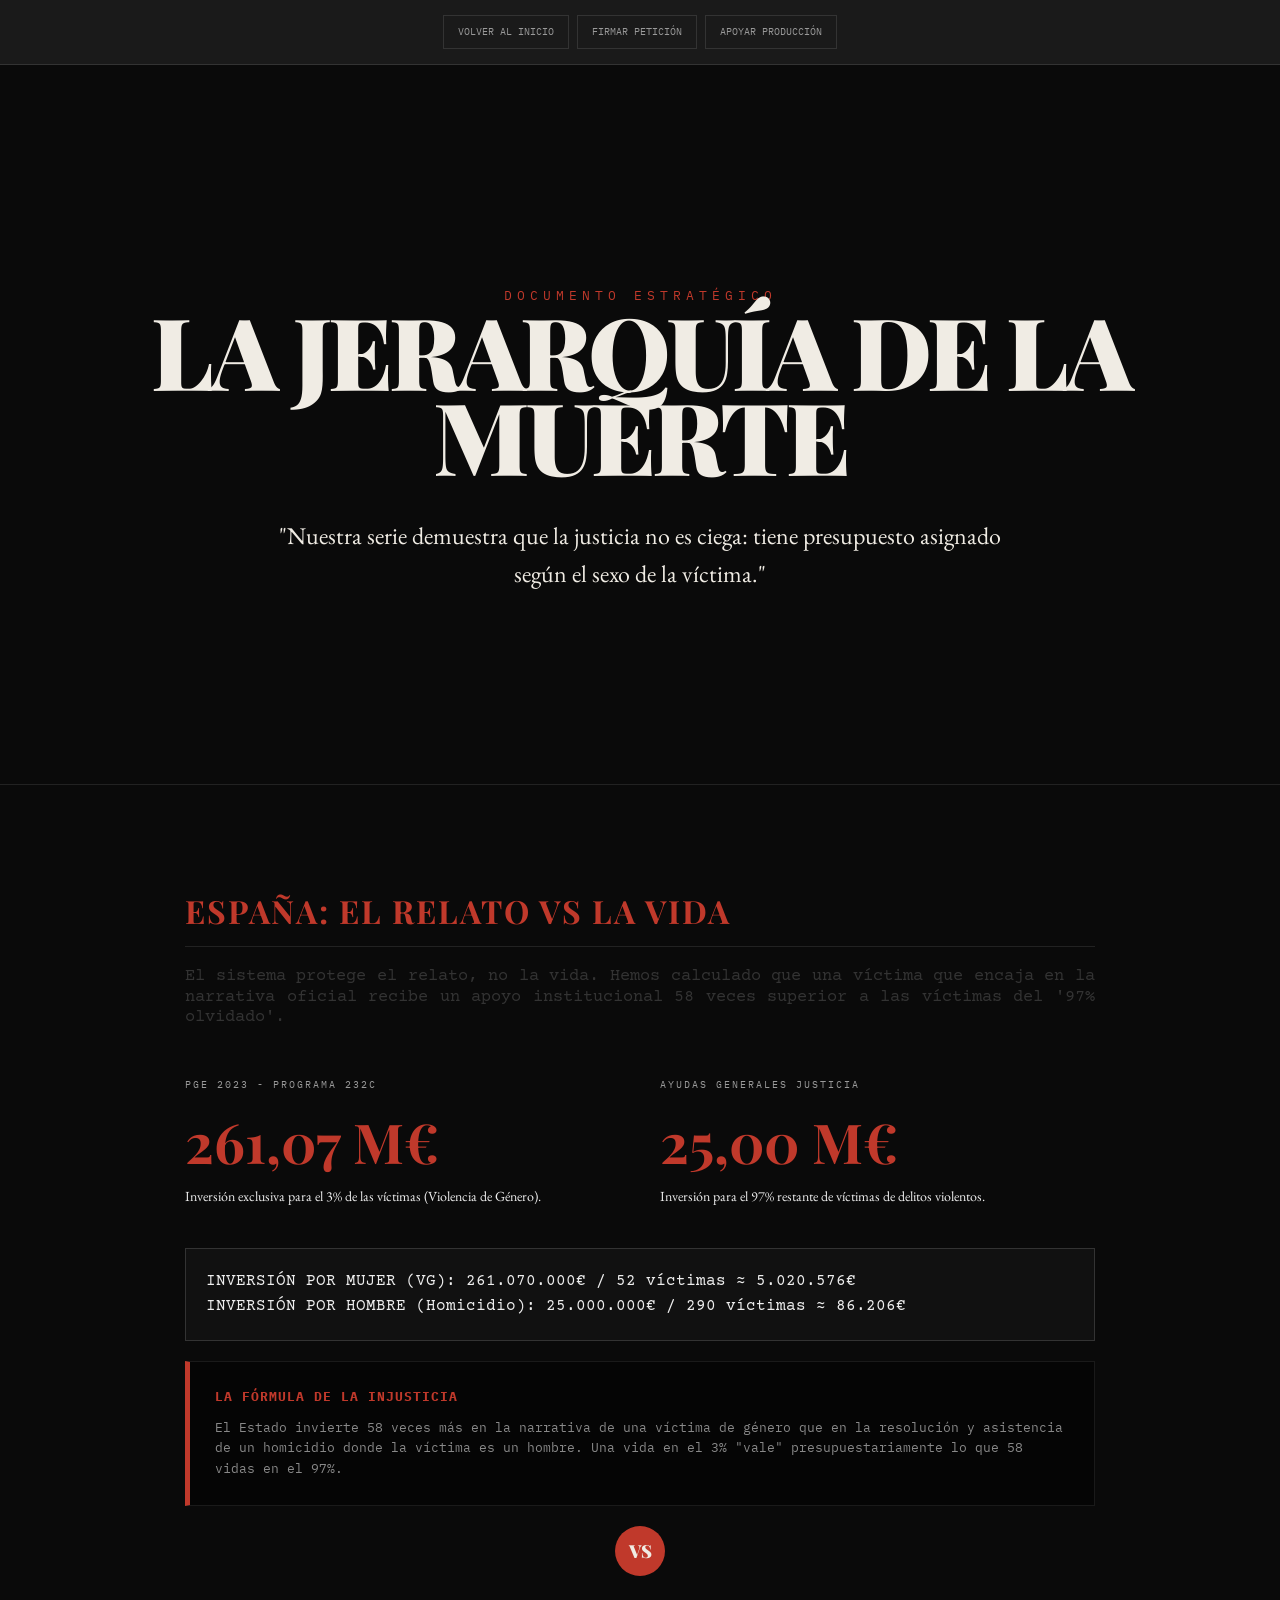
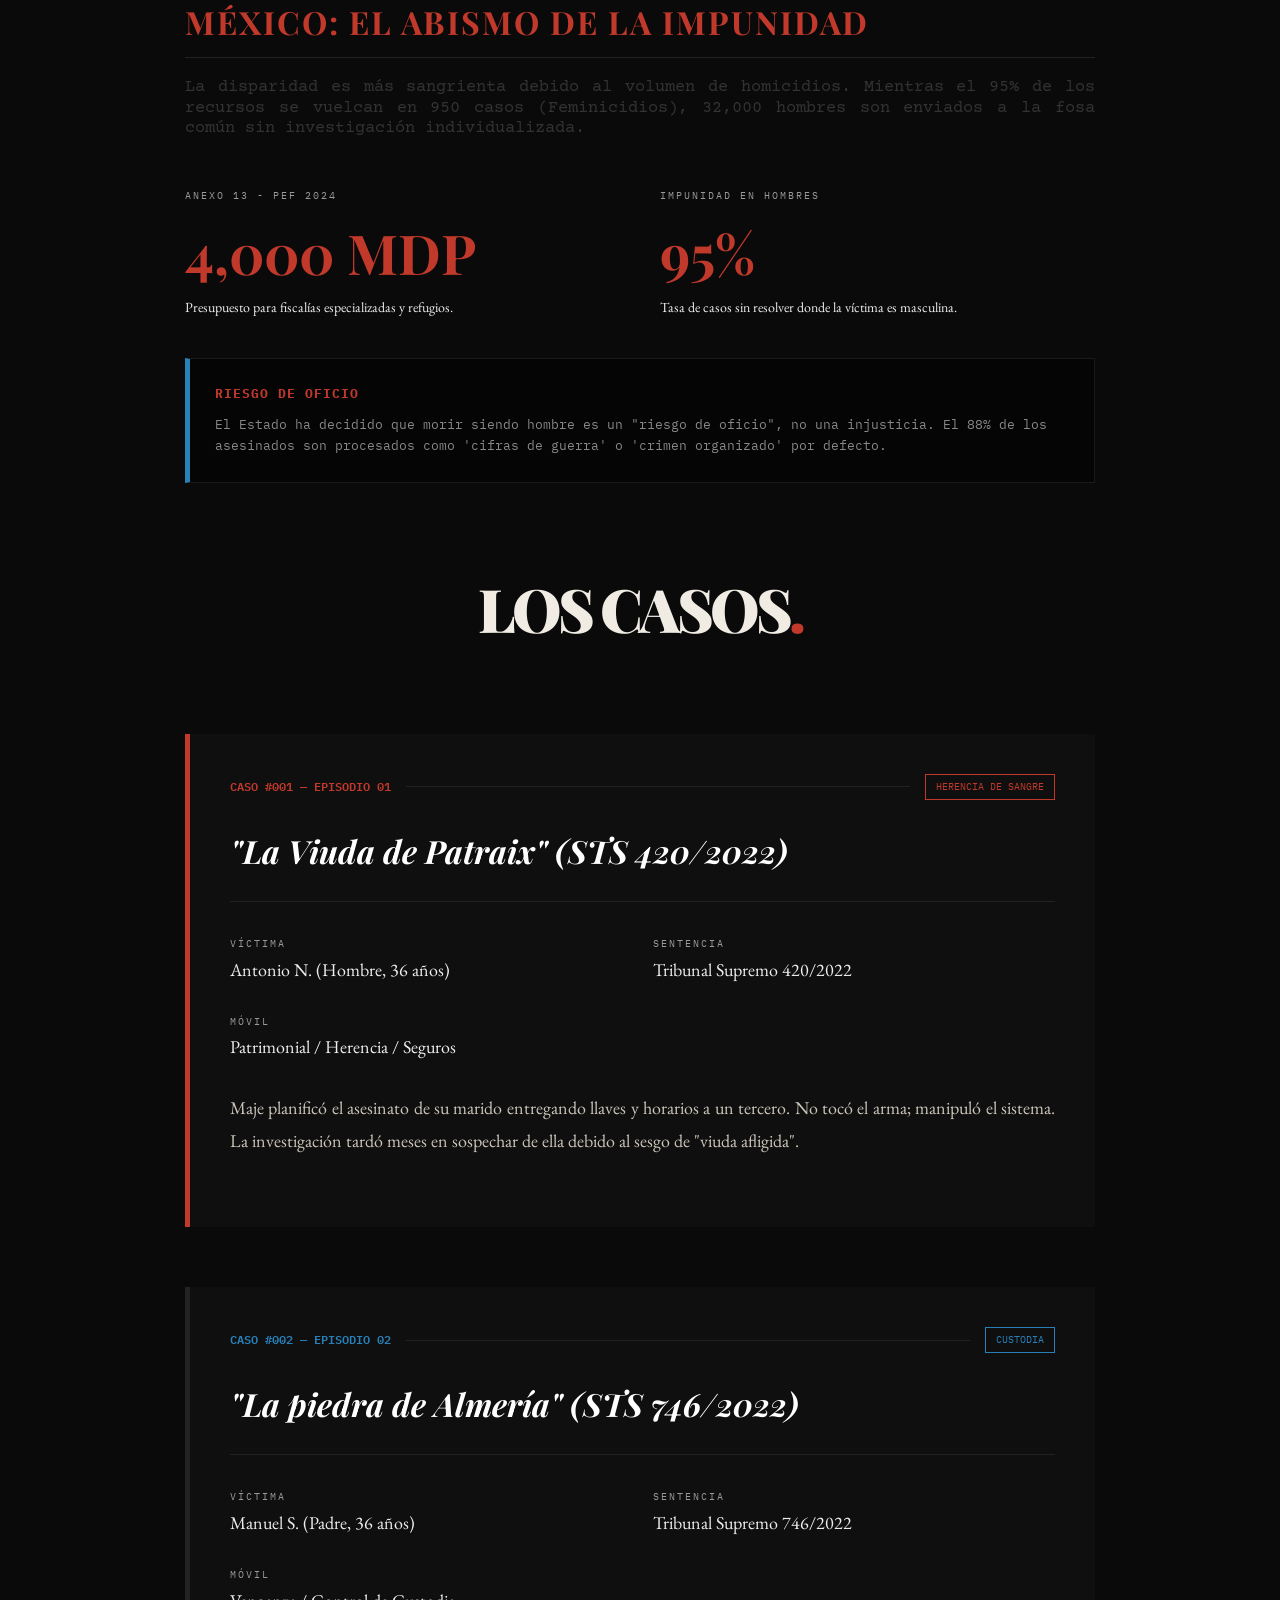
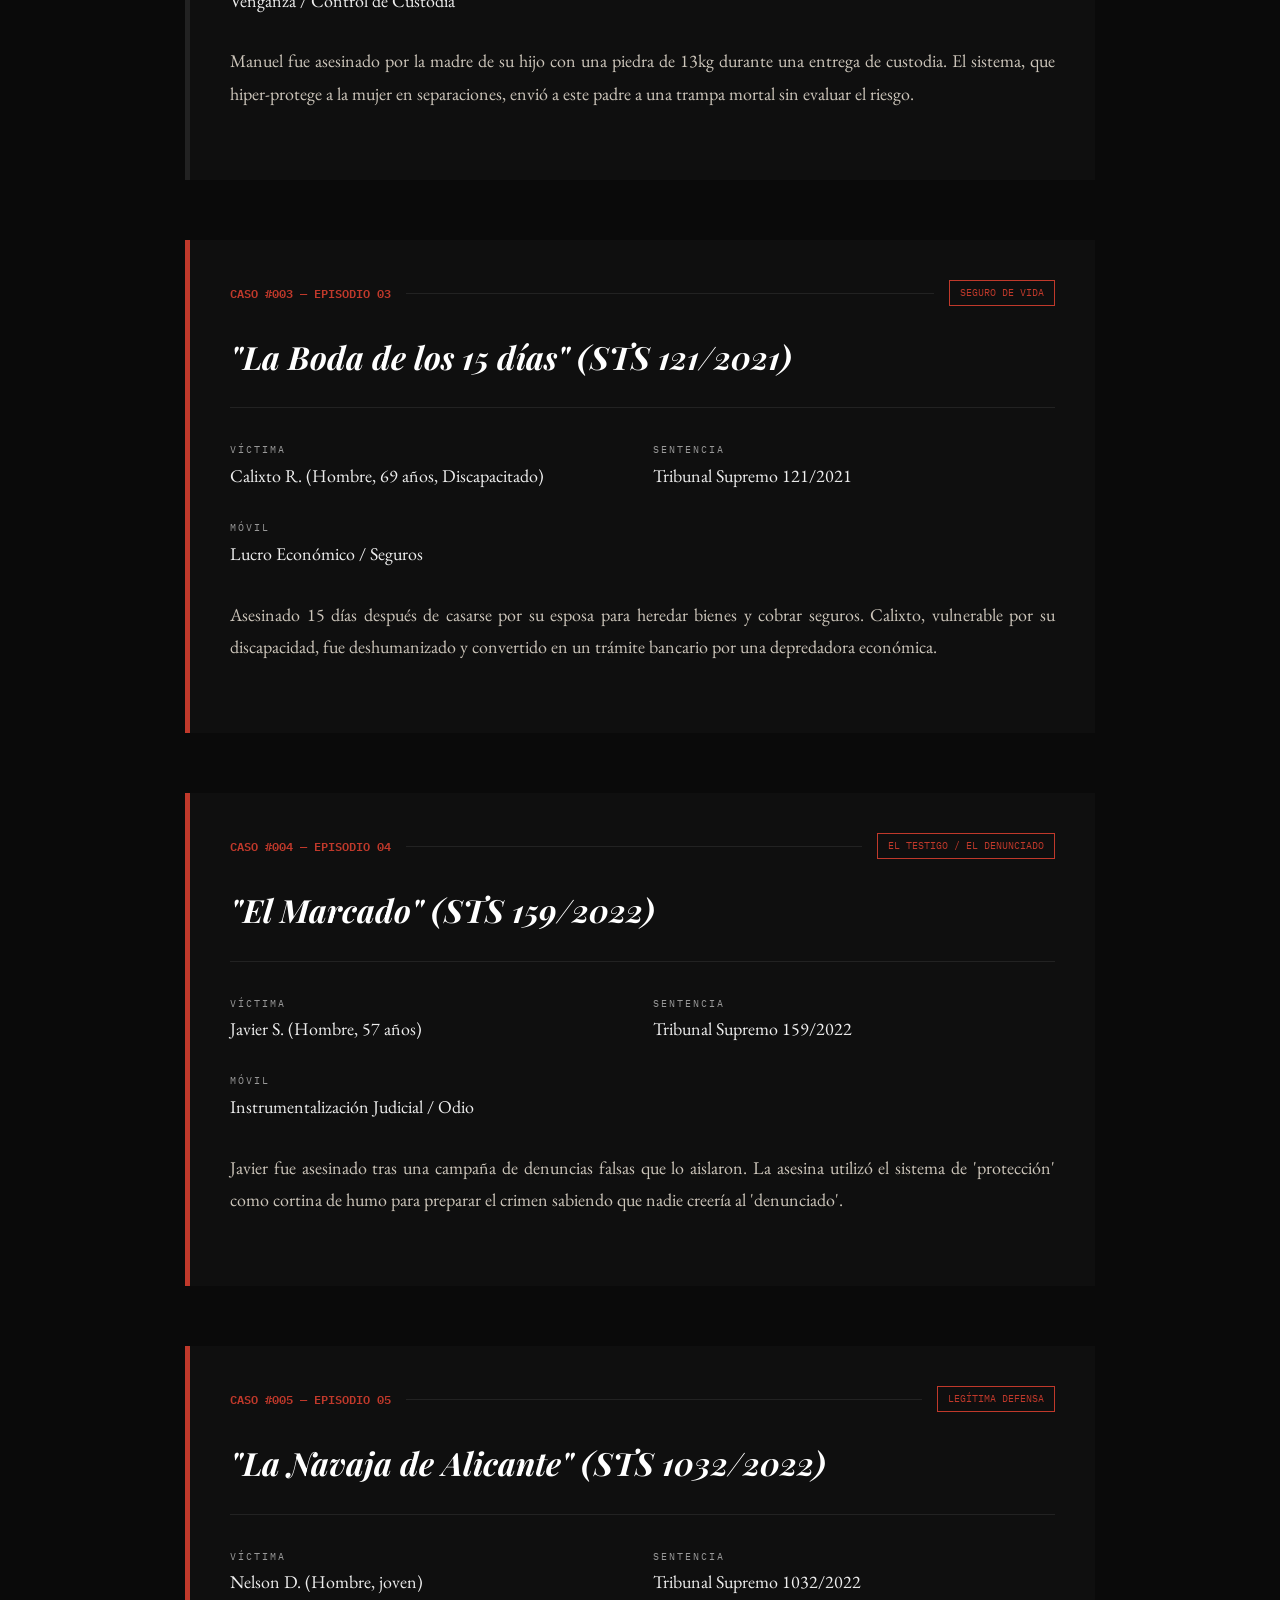
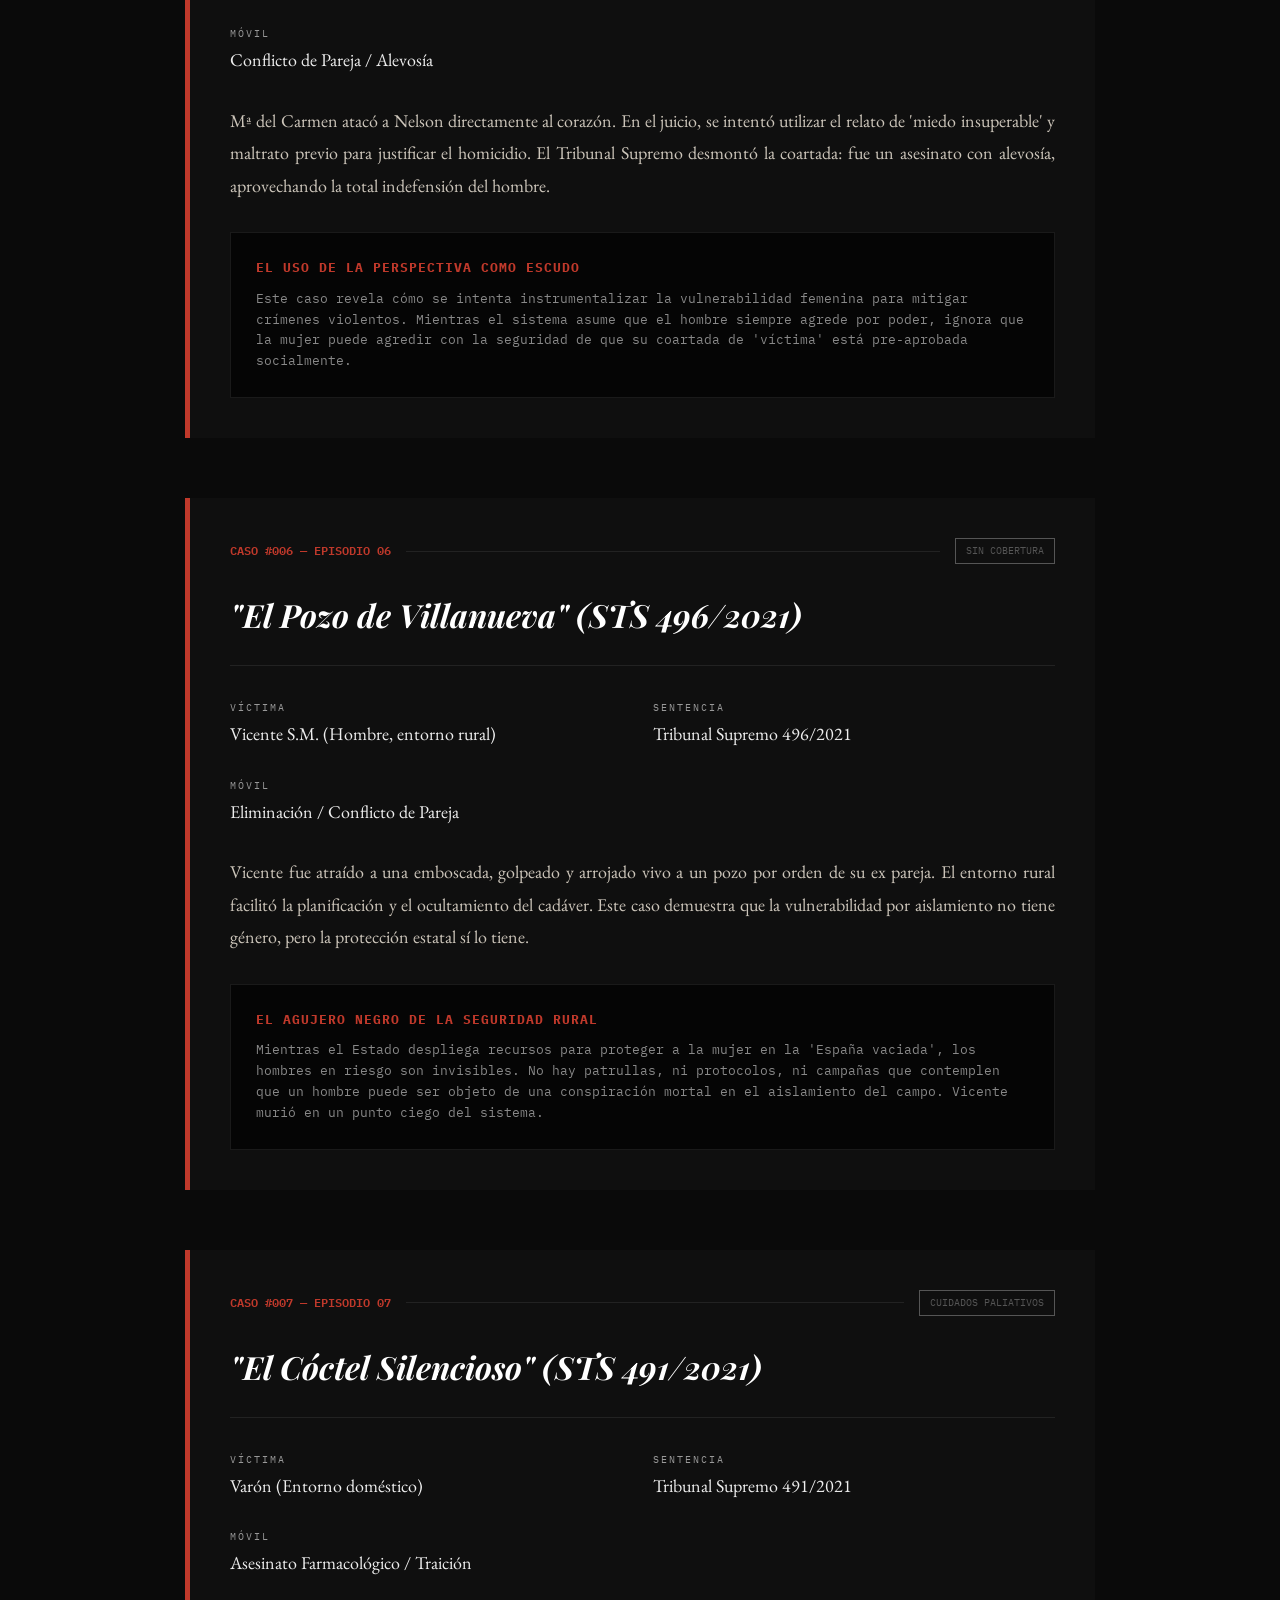
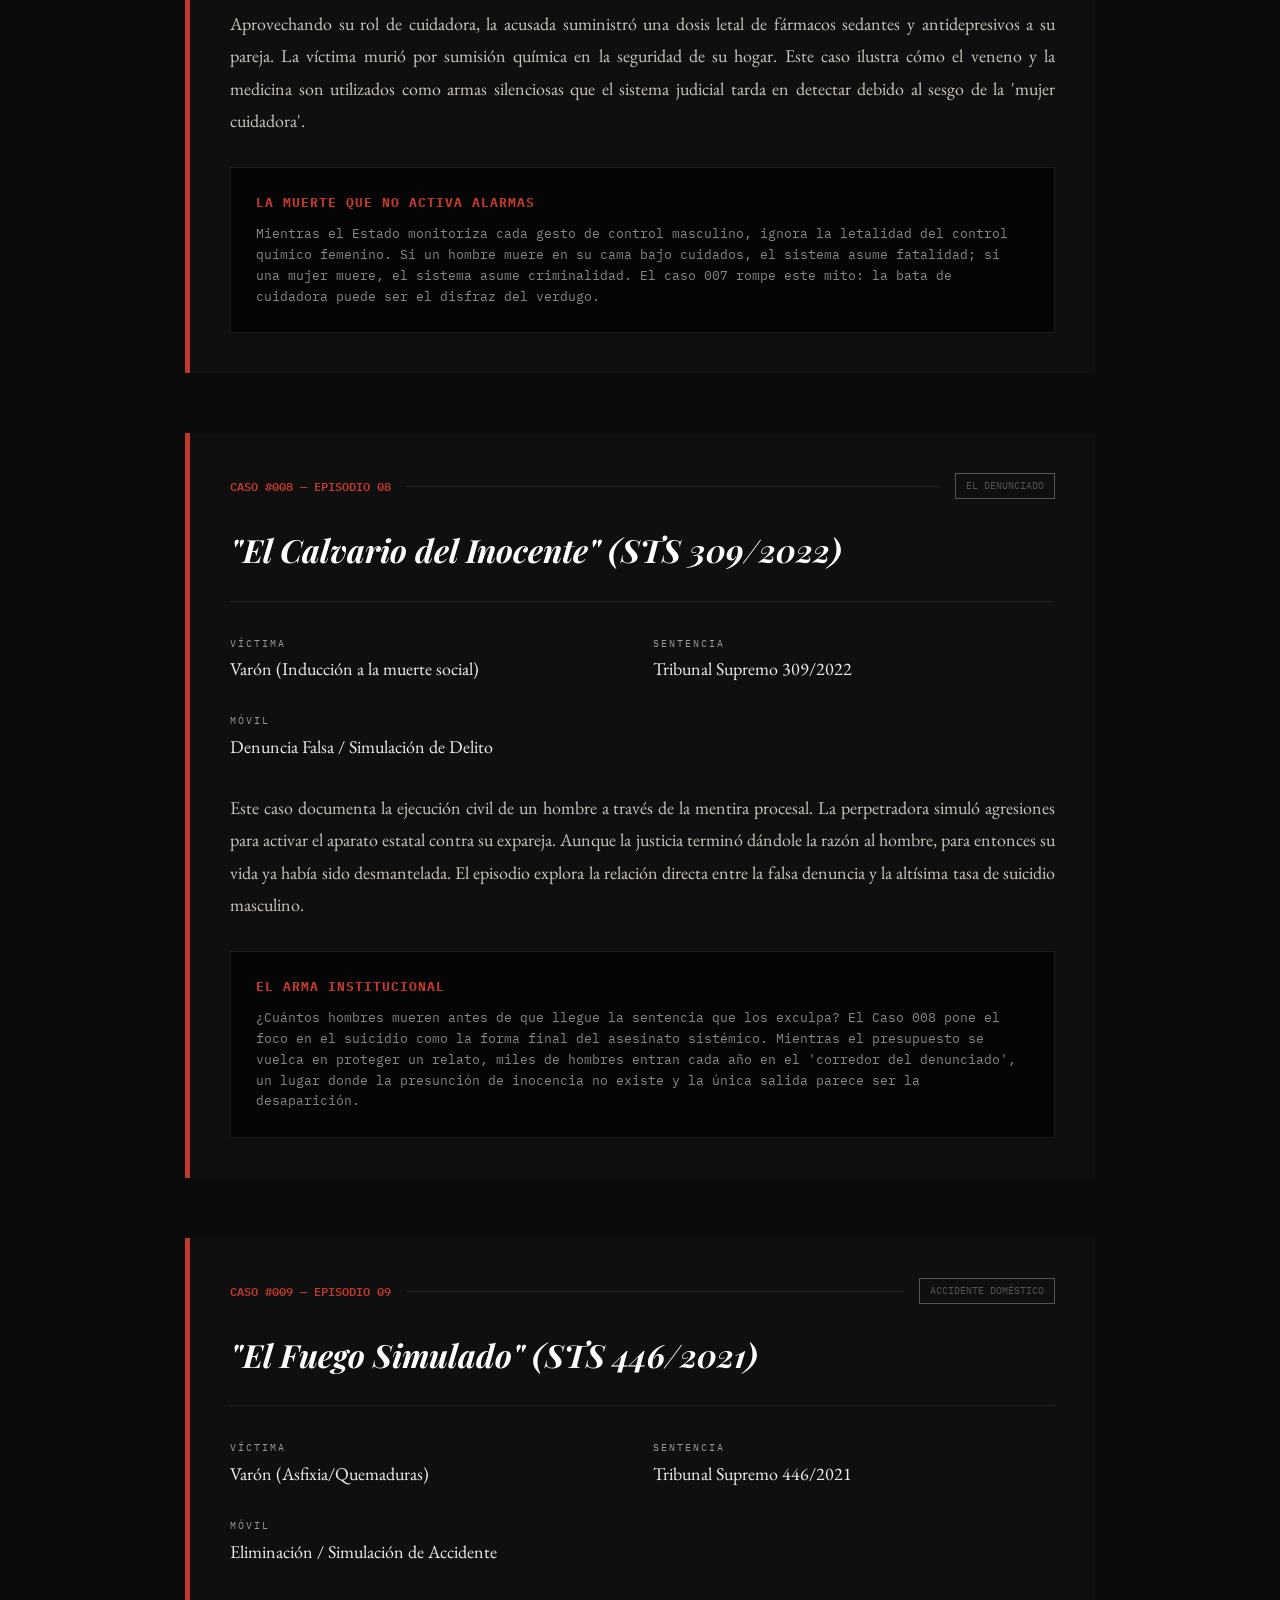
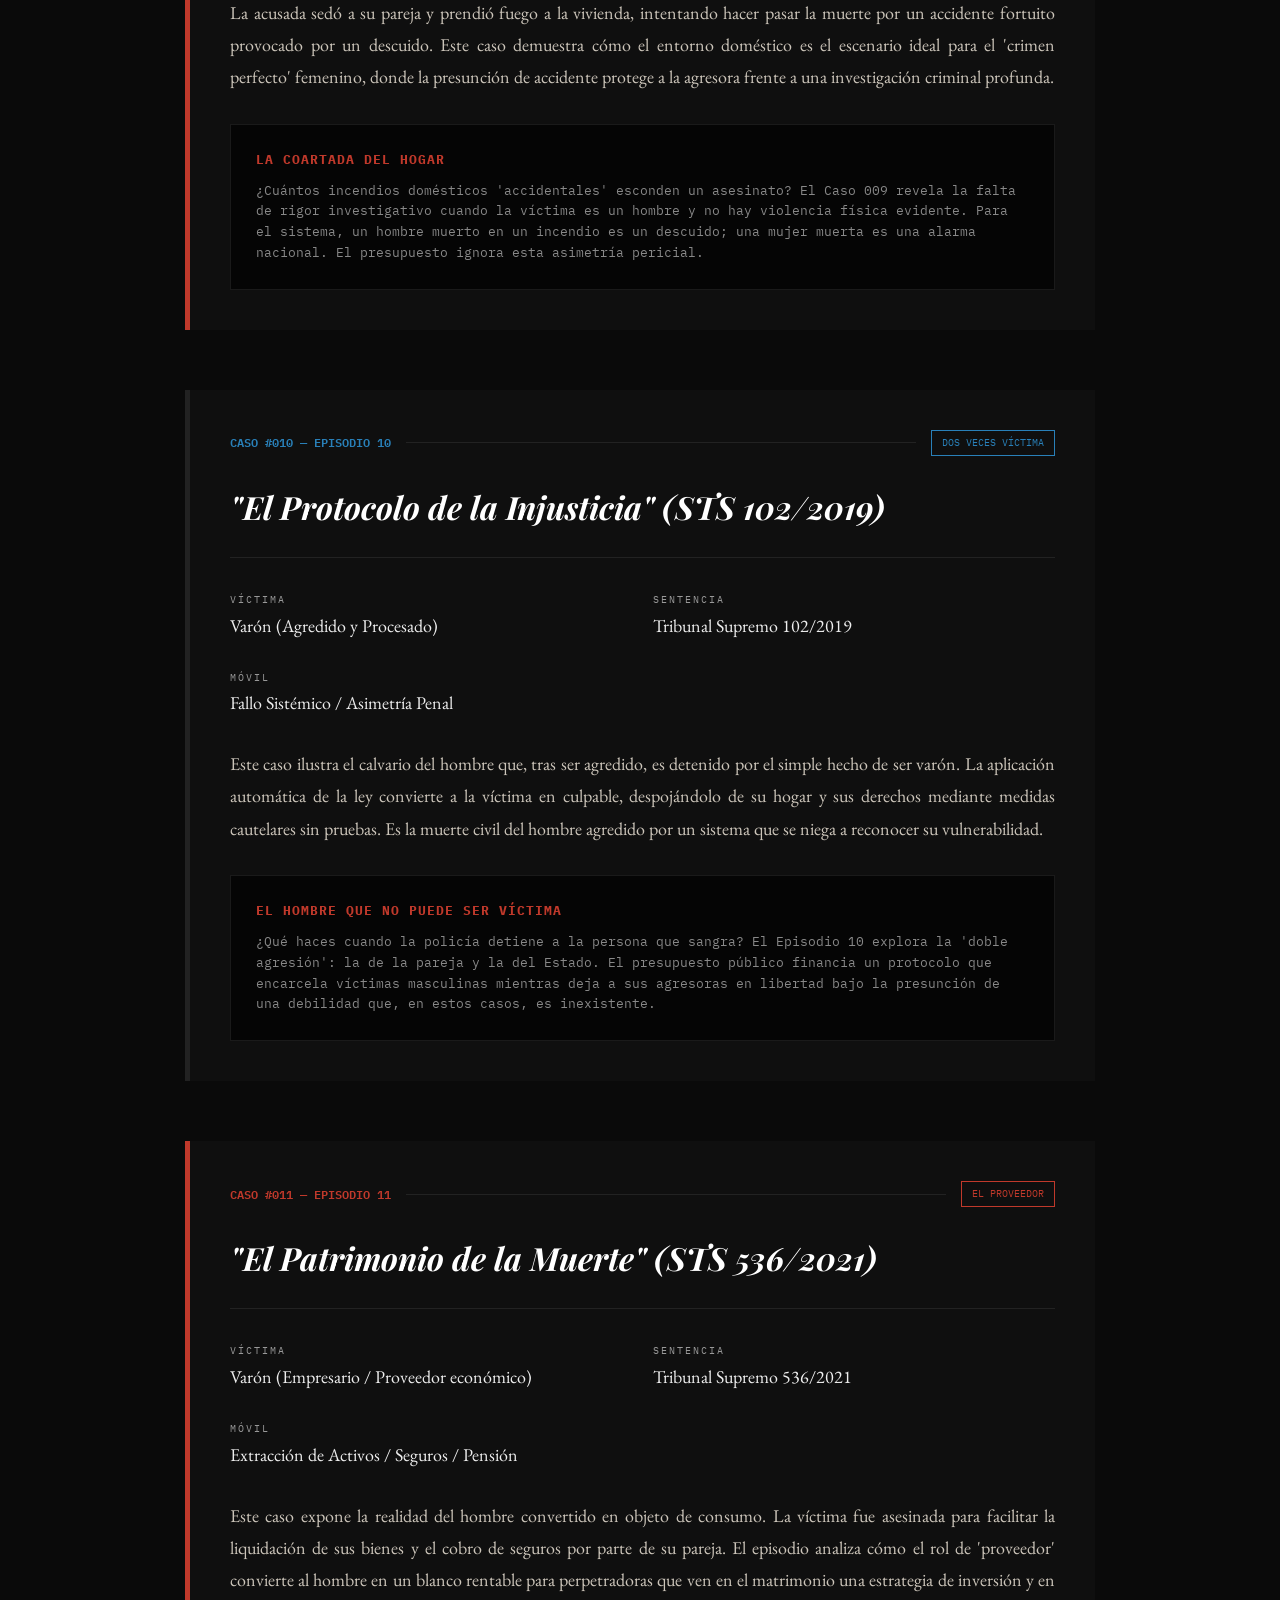
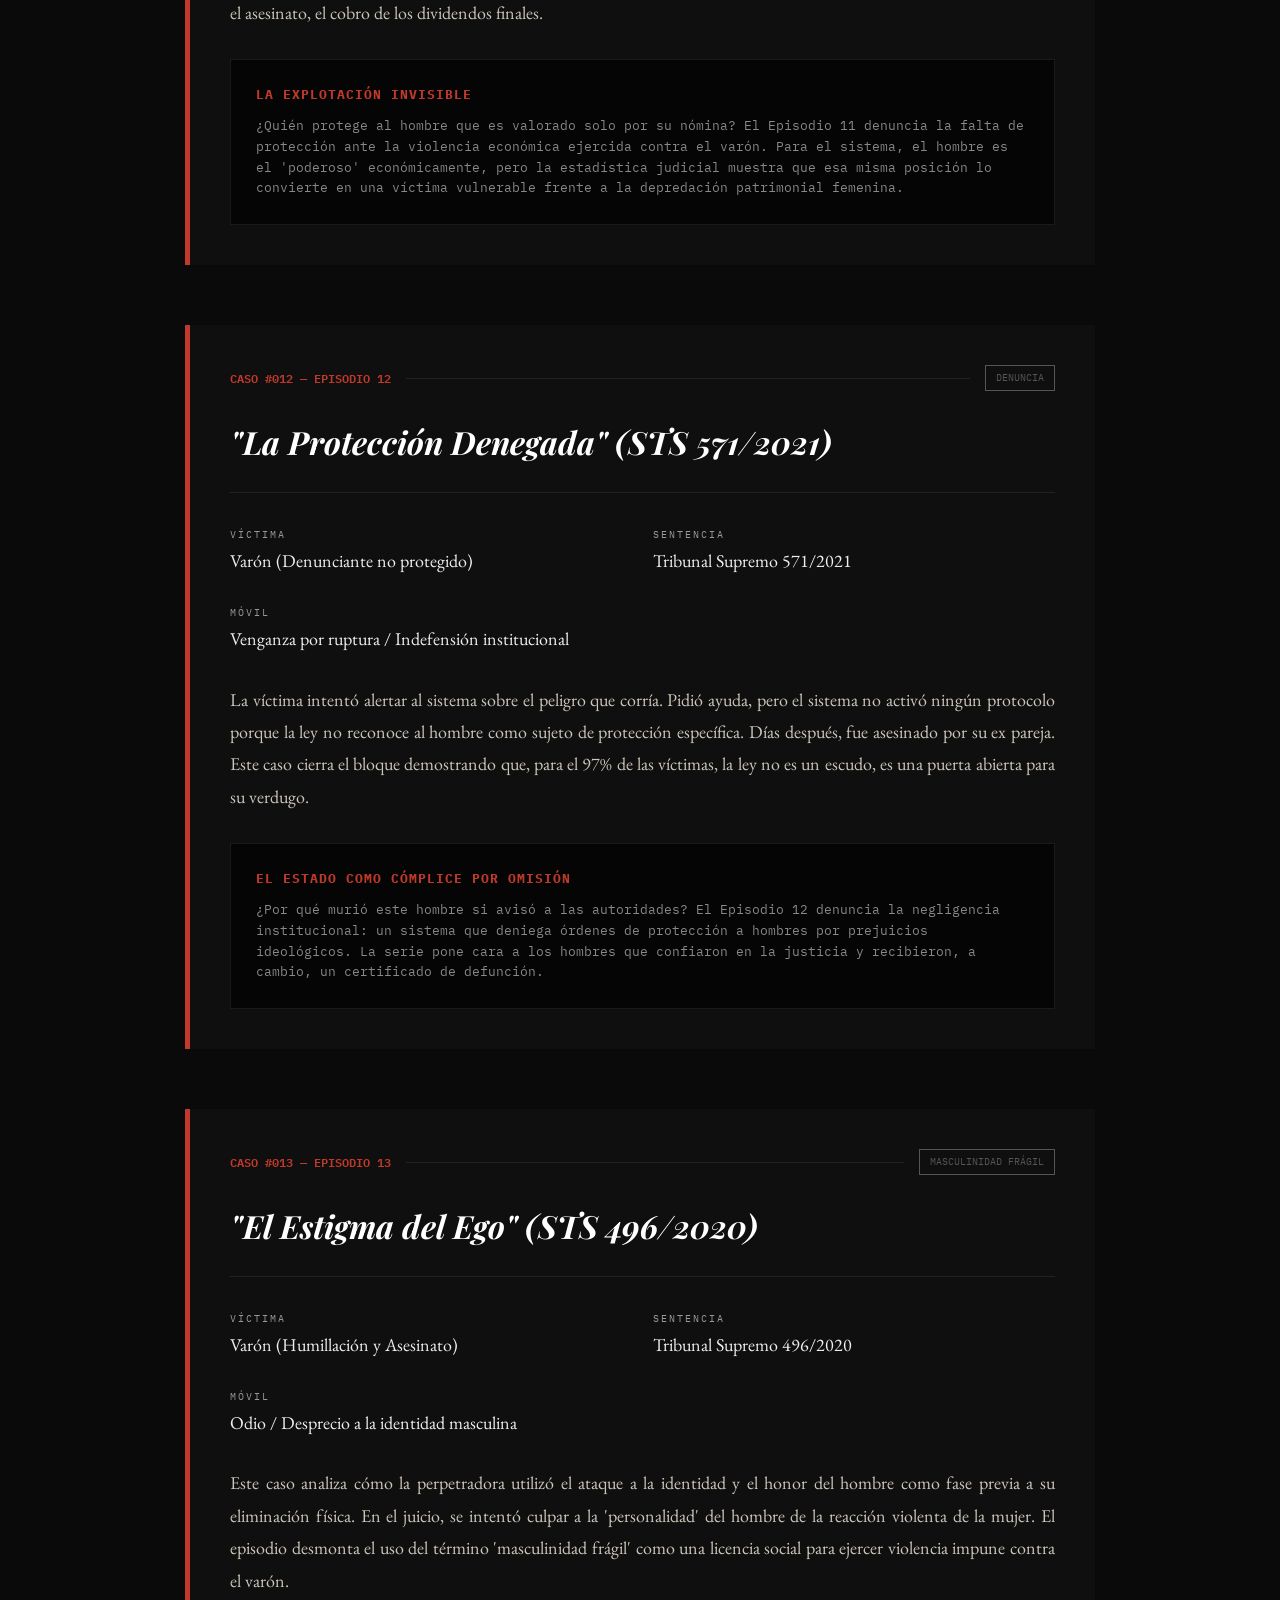
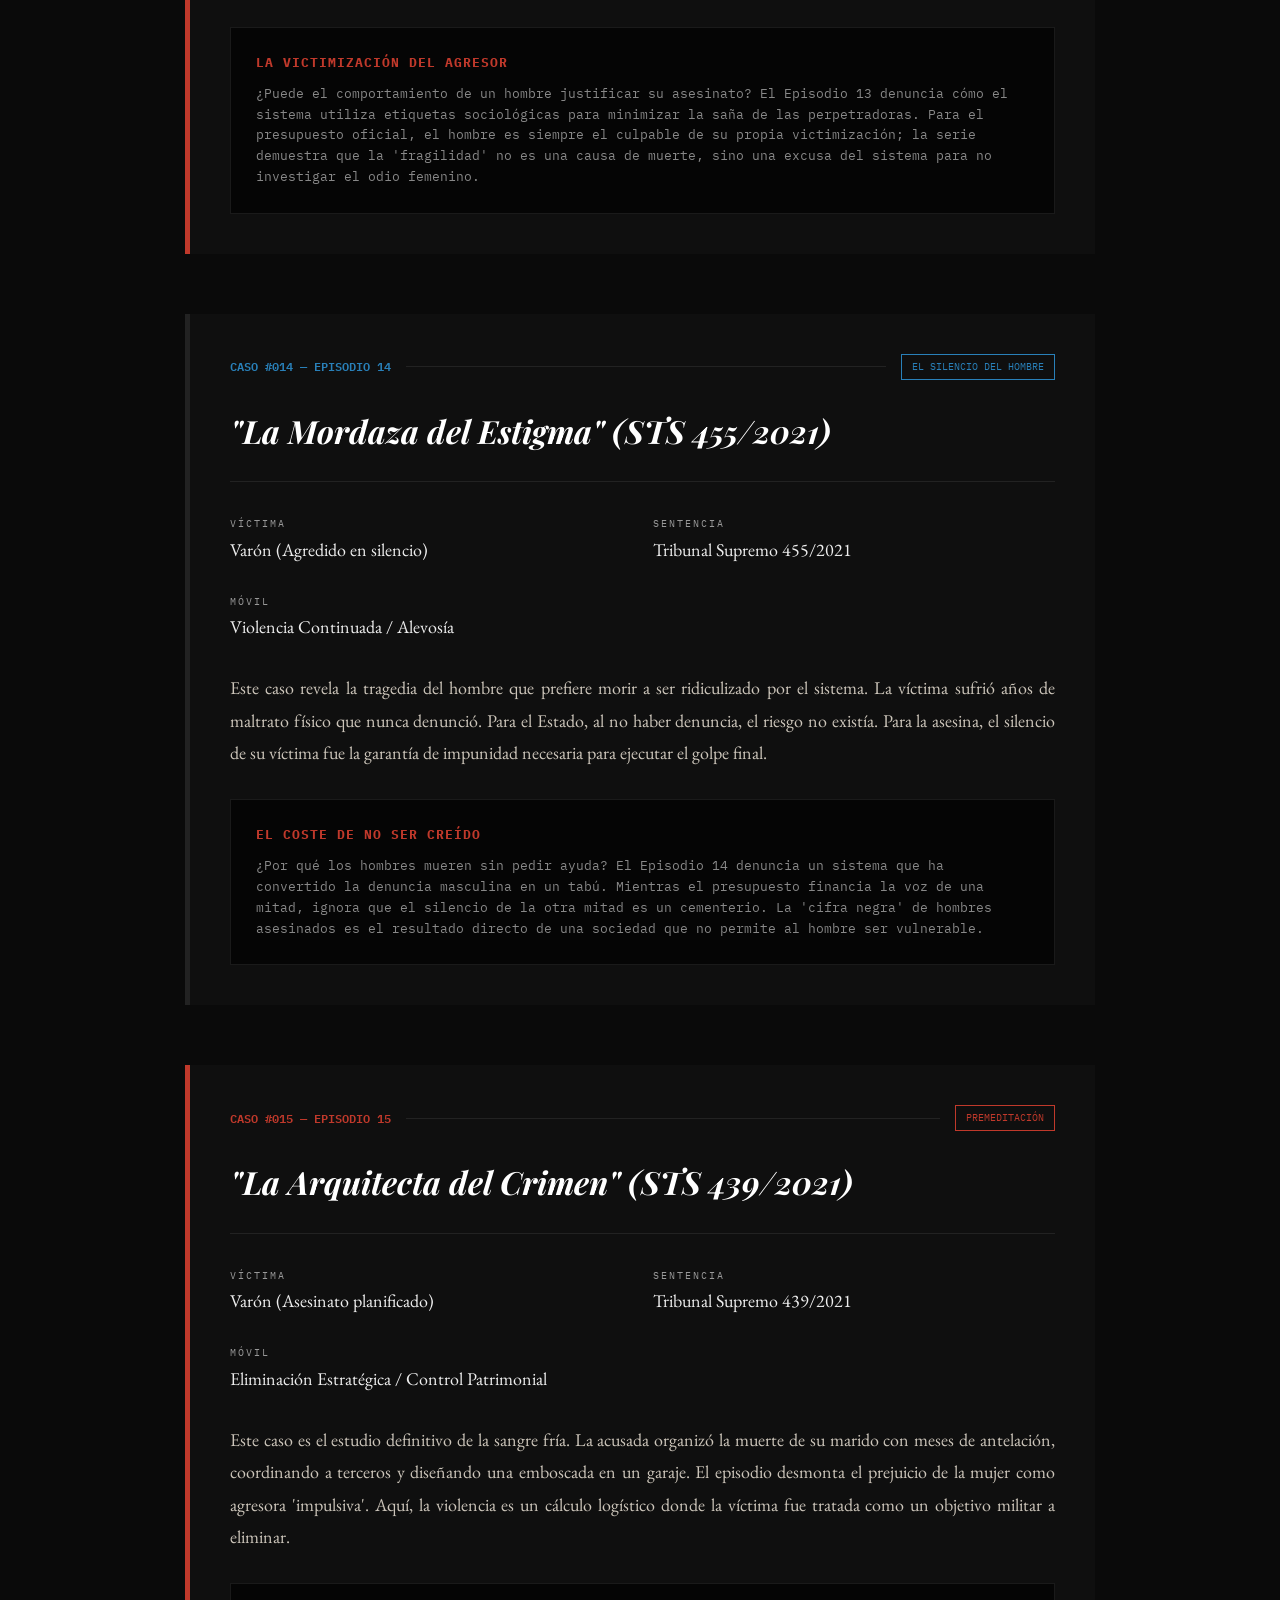
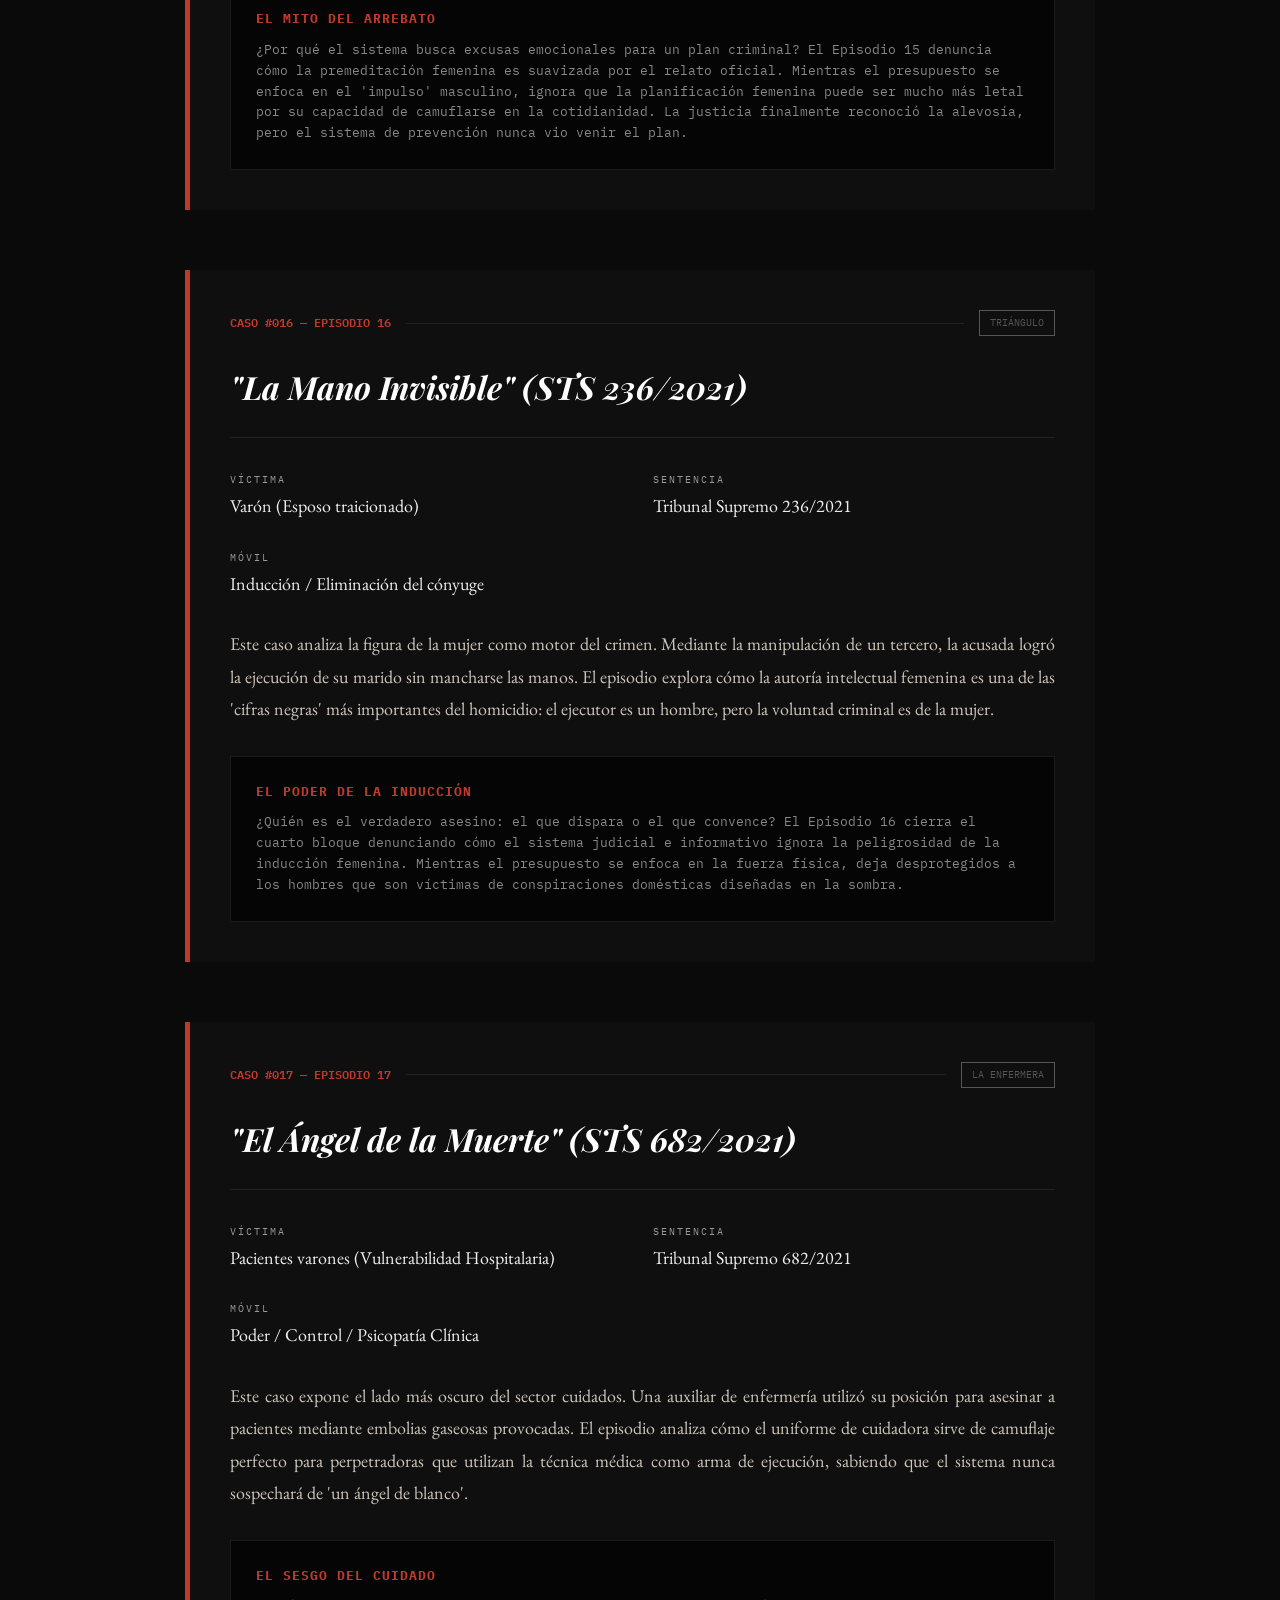
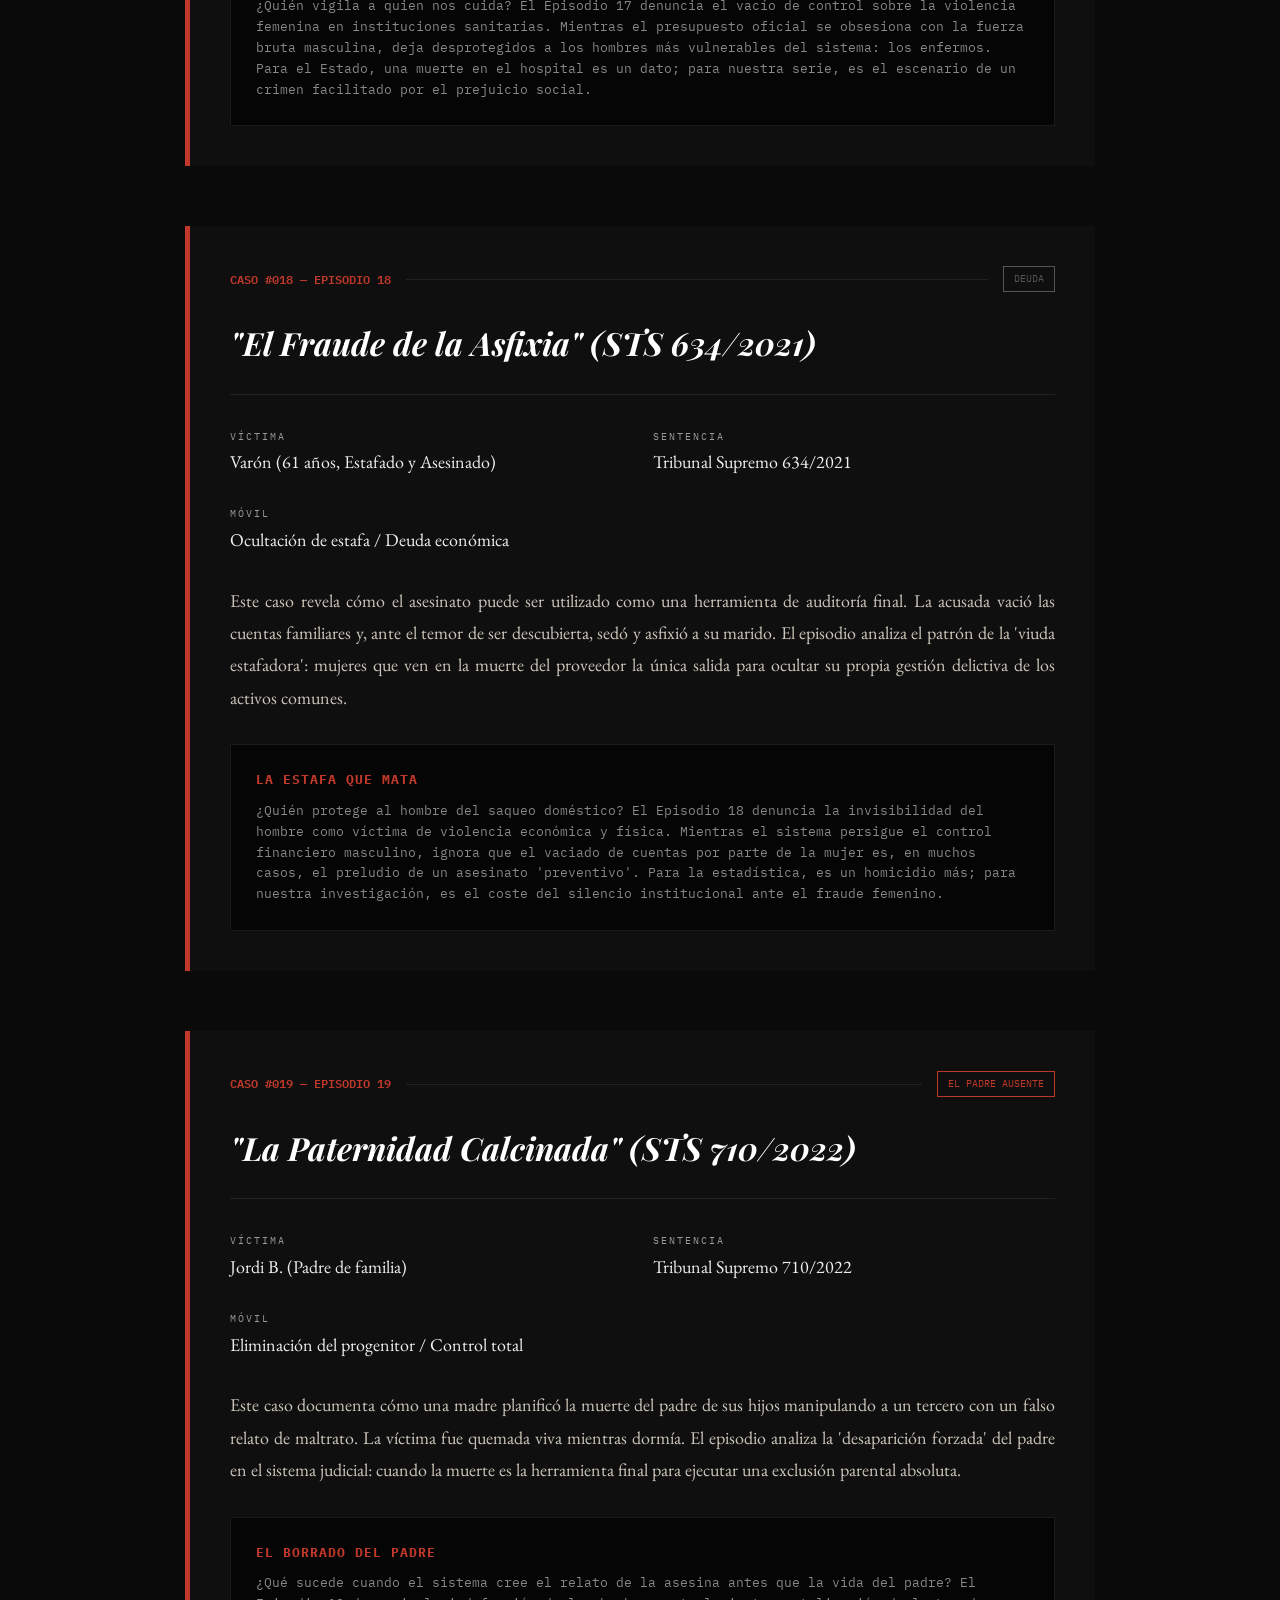
<file: manifiesto.html>
<!DOCTYPE html>
<html lang="es">
<head>
    <meta charset="UTF-8">
    <meta name="viewport" content="width=device-width, initial-scale=1.0">
    <title>VÍCTIMA — Manifiesto: La Jerarquía de la Muerte</title>
    <link rel="stylesheet" href="styles.css">
    <link href="https://fonts.googleapis.com/css2?family=Playfair+Display:ital,wght@0,400;0,700;0,900;1,400&family=IBM+Plex+Mono:wght@300;400;500&family=EB+Garamond:ital,wght@0,400;0,700;1,400&family=Courier+Prime:wght@400;700&display=swap" rel="stylesheet">
    <style>
        .highlight-box {
            background: #050505;
            border-left: 4px solid var(--rojo);
            padding: 40px;
            margin: 40px 0;
        }
        .comparison-grid {
            display: grid;
            grid-template-columns: 1fr 1fr;
            gap: 40px;
            margin: 40px 0;
        }
        .country-header {
            font-family: 'Playfair Display';
            font-size: 32px;
            color: var(--rojo);
            border-bottom: 1px solid #222;
            padding-bottom: 10px;
            margin-bottom: 20px;
            text-transform: uppercase;
            letter-spacing: 2px;
        }
        .formula {
            font-family: 'Courier Prime', monospace;
            background: #111;
            padding: 20px;
            color: #eee;
            border: 1px solid #333;
            margin: 20px 0;
            font-size: 16px;
        }
        .vs-circle {
            width: 50px;
            height: 50px;
            background: var(--rojo);
            border-radius: 50%;
            display: flex;
            align-items: center;
            justify-content: center;
            font-family: 'Playfair Display';
            font-weight: 900;
            margin: 20px auto;
        }
        @media (max-width: 768px) {
            .comparison-grid { grid-template-columns: 1fr; }
        }
    </style>
</head>
<body>

<nav class="nav-top">
    <div class="nav-grid">
        <a href="index.html" class="nav-ep">VOLVER AL INICIO</a>
        <a href="peticion.html" class="nav-ep">FIRMAR PETICIÓN</a>
        <a href="apoyo.html" class="nav-ep">APOYAR PRODUCCIÓN</a>
    </div>
</nav>

<div class="portada" style="min-height: 80vh; background: linear-gradient(rgba(10,10,10,0.9), rgba(10,10,10,0.9)), url('https://images.unsplash.com/photo-1589829545856-d10d557cf95f?auto=format&fit=crop&q=80'); background-size: cover;">
    <div class="tagline" style="color: var(--rojo);">DOCUMENTO ESTRATÉGICO</div>
    <div class="titulo-principal" style="font-size: clamp(40px, 10vw, 100px);">LA JERARQUÍA DE LA MUERTE</div>
    <div class="contenedor" style="max-width: 800px; margin-top: 40px;">
        <p class="manifiesto-parrafo" style="font-size: 24px;">
            "Nuestra serie demuestra que la justicia no es ciega: tiene presupuesto asignado según el sexo de la víctima."
        </p>
    </div>
</div>

<div class="contenedor">
    
    <!-- ANÁLISIS ESPAÑA -->
    <section style="margin-top: 100px;">
        <h2 class="country-header">ESPAÑA: El Relato vs La Vida</h2>
        <p class="accion">El sistema protege el relato, no la vida. Hemos calculado que una víctima que encaja en la narrativa oficial recibe un apoyo institucional 58 veces superior a las víctimas del '97% olvidado'.</p>
        
        <div class="comparison-grid">
            <div class="stat-item">
                <span class="label">PGE 2023 - Programa 232C</span>
                <span class="num">261,07 M€</span>
                <p class="ficha-valor" style="font-size: 14px;">Inversión exclusiva para el 3% de las víctimas (Violencia de Género).</p>
            </div>
            <div class="stat-item">
                <span class="label">Ayudas Generales Justicia</span>
                <span class="num">25,00 M€</span>
                <p class="ficha-valor" style="font-size: 14px;">Inversión para el 97% restante de víctimas de delitos violentos.</p>
            </div>
        </div>

        <div class="formula">
            INVERSIÓN POR MUJER (VG): 261.070.000€ / 52 víctimas ≈ 5.020.576€ <br>
            INVERSIÓN POR HOMBRE (Homicidio): 25.000.000€ / 290 víctimas ≈ 86.206€
        </div>

        <div class="dato-cierre" style="border-left: 5px solid var(--rojo);">
            <strong>LA FÓRMULA DE LA INJUSTICIA</strong>
            El Estado invierte 58 veces más en la narrativa de una víctima de género que en la resolución y asistencia de un homicidio donde la víctima es un hombre. Una vida en el 3% "vale" presupuestariamente lo que 58 vidas en el 97%.
        </div>
    </section>

    <div class="vs-circle">VS</div>

    <!-- ANÁLISIS MÉXICO -->
    <section style="margin-bottom: 100px;">
        <h2 class="country-header">MÉXICO: El Abismo de la Impunidad</h2>
        <p class="accion">La disparidad es más sangrienta debido al volumen de homicidios. Mientras el 95% de los recursos se vuelcan en 950 casos (Feminicidios), 32,000 hombres son enviados a la fosa común sin investigación individualizada.</p>
        
        <div class="comparison-grid">
            <div class="stat-item">
                <span class="label">Anexo 13 - PEF 2024</span>
                <span class="num">4,000 MDP</span>
                <p class="ficha-valor" style="font-size: 14px;">Presupuesto para fiscalías especializadas y refugios.</p>
            </div>
            <div class="stat-item">
                <span class="label">Impunidad en Hombres</span>
                <span class="num">95%</span>
                <p class="ficha-valor" style="font-size: 14px;">Tasa de casos sin resolver donde la víctima es masculina.</p>
            </div>
        </div>

        <div class="dato-cierre" style="border-left: 5px solid var(--azul);">
            <strong>RIESGO DE OFICIO</strong>
            El Estado ha decidido que morir siendo hombre es un "riesgo de oficio", no una injusticia. El 88% de los asesinados son procesados como 'cifras de guerra' o 'crimen organizado' por defecto.
        </div>
    </section>

    <h2 class="titulo-principal" style="font-size: 60px; text-align: center; margin: 100px 0;">LOS CASOS<span>.</span></h2>

    <!-- CASO 001 -->
    <div class="caso perp-femenina" id="001">
        <div class="caso-header">
            <span class="caso-num-tipo tipo-m">CASO #001 — EPISODIO 01</span>
            <div class="header-line"></div>
            <span class="badge badge-m">HERENCIA DE SANGRE</span>
        </div>
        <h2 class="caso-titulo-nombre">"La Viuda de Patraix" (STS 420/2022)</h2>
        <div class="ficha">
            <div><span class="ficha-label">Víctima</span><p class="ficha-valor">Antonio N. (Hombre, 36 años)</p></div>
            <div><span class="ficha-label">Sentencia</span><p class="ficha-valor">Tribunal Supremo 420/2022</p></div>
            <div><span class="ficha-label">Móvil</span><p class="ficha-valor">Patrimonial / Herencia / Seguros</p></div>
        </div>
        <p class="caso-sinopsis">Maje planificó el asesinato de su marido entregando llaves y horarios a un tercero. No tocó el arma; manipuló el sistema. La investigación tardó meses en sospechar de ella debido al sesgo de "viuda afligida".</p>
    </div>

    <!-- CASO 002 -->
    <div class="caso" id="002">
        <div class="caso-header">
            <span class="caso-num-tipo tipo-h">CASO #002 — EPISODIO 02</span>
            <div class="header-line"></div>
            <span class="badge badge-h">CUSTODIA</span>
        </div>
        <h2 class="caso-titulo-nombre">"La piedra de Almería" (STS 746/2022)</h2>
        <div class="ficha">
            <div><span class="ficha-label">Víctima</span><p class="ficha-valor">Manuel S. (Padre, 36 años)</p></div>
            <div><span class="ficha-label">Sentencia</span><p class="ficha-valor">Tribunal Supremo 746/2022</p></div>
            <div><span class="ficha-label">Móvil</span><p class="ficha-valor">Venganza / Control de Custodia</p></div>
        </div>
        <p class="caso-sinopsis">Manuel fue asesinado por la madre de su hijo con una piedra de 13kg durante una entrega de custodia. El sistema, que hiper-protege a la mujer en separaciones, envió a este padre a una trampa mortal sin evaluar el riesgo.</p>
    </div>

    <!-- CASO 003 -->
    <div class="caso perp-femenina" id="003">
        <div class="caso-header">
            <span class="caso-num-tipo tipo-m">CASO #003 — EPISODIO 03</span>
            <div class="header-line"></div>
            <span class="badge badge-m">SEGURO DE VIDA</span>
        </div>
        <h2 class="caso-titulo-nombre">"La Boda de los 15 días" (STS 121/2021)</h2>
        <div class="ficha">
            <div><span class="ficha-label">Víctima</span><p class="ficha-valor">Calixto R. (Hombre, 69 años, Discapacitado)</p></div>
            <div><span class="ficha-label">Sentencia</span><p class="ficha-valor">Tribunal Supremo 121/2021</p></div>
            <div><span class="ficha-label">Móvil</span><p class="ficha-valor">Lucro Económico / Seguros</p></div>
        </div>
        <p class="caso-sinopsis">Asesinado 15 días después de casarse por su esposa para heredar bienes y cobrar seguros. Calixto, vulnerable por su discapacidad, fue deshumanizado y convertido en un trámite bancario por una depredadora económica.</p>
    </div>

    <!-- CASO 004 -->
    <div class="caso perp-femenina" id="004">
        <div class="caso-header">
            <span class="caso-num-tipo tipo-m">CASO #004 — EPISODIO 04</span>
            <div class="header-line"></div>
            <span class="badge badge-m">EL TESTIGO / EL DENUNCIADO</span>
        </div>
        <h2 class="caso-titulo-nombre">"El Marcado" (STS 159/2022)</h2>
        <div class="ficha">
            <div><span class="ficha-label">Víctima</span><p class="ficha-valor">Javier S. (Hombre, 57 años)</p></div>
            <div><span class="ficha-label">Sentencia</span><p class="ficha-valor">Tribunal Supremo 159/2022</p></div>
            <div><span class="ficha-label">Móvil</span><p class="ficha-valor">Instrumentalización Judicial / Odio</p></div>
        </div>
        <p class="caso-sinopsis">Javier fue asesinado tras una campaña de denuncias falsas que lo aislaron. La asesina utilizó el sistema de 'protección' como cortina de humo para preparar el crimen sabiendo que nadie creería al 'denunciado'.</p>
    </div>

    <!-- CASO 005 -->
    <div class="caso perp-femenina" id="005">
        <div class="caso-header">
            <span class="caso-num-tipo tipo-m">CASO #005 — EPISODIO 05</span>
            <div class="header-line"></div>
            <span class="badge badge-m">LEGÍTIMA DEFENSA</span>
        </div>
        <h2 class="caso-titulo-nombre">"La Navaja de Alicante" (STS 1032/2022)</h2>
        <div class="ficha">
            <div><span class="ficha-label">Víctima</span><p class="ficha-valor">Nelson D. (Hombre, joven)</p></div>
            <div><span class="ficha-label">Sentencia</span><p class="ficha-valor">Tribunal Supremo 1032/2022</p></div>
            <div><span class="ficha-label">Móvil</span><p class="ficha-valor">Conflicto de Pareja / Alevosía</p></div>
        </div>
        <p class="caso-sinopsis">
            Mª del Carmen atacó a Nelson directamente al corazón. En el juicio, se intentó utilizar el relato de 'miedo insuperable' y maltrato previo para justificar el homicidio. El Tribunal Supremo desmontó la coartada: fue un asesinato con alevosía, aprovechando la total indefensión del hombre.
        </p>
        <div class="dato-cierre">
            <strong>EL USO DE LA PERSPECTIVA COMO ESCUDO</strong>
            Este caso revela cómo se intenta instrumentalizar la vulnerabilidad femenina para mitigar crímenes violentos. Mientras el sistema asume que el hombre siempre agrede por poder, ignora que la mujer puede agredir con la seguridad de que su coartada de 'víctima' está pre-aprobada socialmente.
        </div>
    </div>

    <!-- CASO 006 -->
    <div class="caso perp-femenina" id="006">
        <div class="caso-header">
            <span class="caso-num-tipo tipo-m">CASO #006 — EPISODIO 06</span>
            <div class="header-line"></div>
            <span class="badge badge-esp">SIN COBERTURA</span>
        </div>
        <h2 class="caso-titulo-nombre">"El Pozo de Villanueva" (STS 496/2021)</h2>
        <div class="ficha">
            <div><span class="ficha-label">Víctima</span><p class="ficha-valor">Vicente S.M. (Hombre, entorno rural)</p></div>
            <div><span class="ficha-label">Sentencia</span><p class="ficha-valor">Tribunal Supremo 496/2021</p></div>
            <div><span class="ficha-label">Móvil</span><p class="ficha-valor">Eliminación / Conflicto de Pareja</p></div>
        </div>
        <p class="caso-sinopsis">
            Vicente fue atraído a una emboscada, golpeado y arrojado vivo a un pozo por orden de su ex pareja. El entorno rural facilitó la planificación y el ocultamiento del cadáver. Este caso demuestra que la vulnerabilidad por aislamiento no tiene género, pero la protección estatal sí lo tiene.
        </p>
        <div class="dato-cierre">
            <strong>EL AGUJERO NEGRO DE LA SEGURIDAD RURAL</strong>
            Mientras el Estado despliega recursos para proteger a la mujer en la 'España vaciada', los hombres en riesgo son invisibles. No hay patrullas, ni protocolos, ni campañas que contemplen que un hombre puede ser objeto de una conspiración mortal en el aislamiento del campo. Vicente murió en un punto ciego del sistema.
        </div>
    </div>

    <!-- CASO 007 -->
    <div class="caso perp-femenina" id="007">
        <div class="caso-header">
            <span class="caso-num-tipo tipo-m">CASO #007 — EPISODIO 07</span>
            <div class="header-line"></div>
            <span class="badge badge-esp">CUIDADOS PALIATIVOS</span>
        </div>
        <h2 class="caso-titulo-nombre">"El Cóctel Silencioso" (STS 491/2021)</h2>
        <div class="ficha">
            <div><span class="ficha-label">Víctima</span><p class="ficha-valor">Varón (Entorno doméstico)</p></div>
            <div><span class="ficha-label">Sentencia</span><p class="ficha-valor">Tribunal Supremo 491/2021</p></div>
            <div><span class="ficha-label">Móvil</span><p class="ficha-valor">Asesinato Farmacológico / Traición</p></div>
        </div>
        <p class="caso-sinopsis">
            Aprovechando su rol de cuidadora, la acusada suministró una dosis letal de fármacos sedantes y antidepresivos a su pareja. La víctima murió por sumisión química en la seguridad de su hogar. Este caso ilustra cómo el veneno y la medicina son utilizados como armas silenciosas que el sistema judicial tarda en detectar debido al sesgo de la 'mujer cuidadora'.
        </p>
        <div class="dato-cierre">
            <strong>LA MUERTE QUE NO ACTIVA ALARMAS</strong>
            Mientras el Estado monitoriza cada gesto de control masculino, ignora la letalidad del control químico femenino. Si un hombre muere en su cama bajo cuidados, el sistema asume fatalidad; si una mujer muere, el sistema asume criminalidad. El caso 007 rompe este mito: la bata de cuidadora puede ser el disfraz del verdugo.
        </div>
    </div>

    <!-- CASO 008 -->
    <div class="caso perp-femenina" id="008">
        <div class="caso-header">
            <span class="caso-num-tipo tipo-m">CASO #008 — EPISODIO 08</span>
            <div class="header-line"></div>
            <span class="badge badge-esp">EL DENUNCIADO</span>
        </div>
        <h2 class="caso-titulo-nombre">"El Calvario del Inocente" (STS 309/2022)</h2>
        <div class="ficha">
            <div><span class="ficha-label">Víctima</span><p class="ficha-valor">Varón (Inducción a la muerte social)</p></div>
            <div><span class="ficha-label">Sentencia</span><p class="ficha-valor">Tribunal Supremo 309/2022</p></div>
            <div><span class="ficha-label">Móvil</span><p class="ficha-valor">Denuncia Falsa / Simulación de Delito</p></div>
        </div>
        <p class="caso-sinopsis">
            Este caso documenta la ejecución civil de un hombre a través de la mentira procesal. La perpetradora simuló agresiones para activar el aparato estatal contra su expareja. Aunque la justicia terminó dándole la razón al hombre, para entonces su vida ya había sido desmantelada. El episodio explora la relación directa entre la falsa denuncia y la altísima tasa de suicidio masculino.
        </p>
        <div class="dato-cierre">
            <strong>EL ARMA INSTITUCIONAL</strong>
            ¿Cuántos hombres mueren antes de que llegue la sentencia que los exculpa? El Caso 008 pone el foco en el suicidio como la forma final del asesinato sistémico. Mientras el presupuesto se vuelca en proteger un relato, miles de hombres entran cada año en el 'corredor del denunciado', un lugar donde la presunción de inocencia no existe y la única salida parece ser la desaparición.
        </div>
    </div>

    <!-- CASO 009 -->
    <div class="caso perp-femenina" id="009">
        <div class="caso-header">
            <span class="caso-num-tipo tipo-m">CASO #009 — EPISODIO 09</span>
            <div class="header-line"></div>
            <span class="badge badge-esp">ACCIDENTE DOMÉSTICO</span>
        </div>
        <h2 class="caso-titulo-nombre">"El Fuego Simulado" (STS 446/2021)</h2>
        <div class="ficha">
            <div><span class="ficha-label">Víctima</span><p class="ficha-valor">Varón (Asfixia/Quemaduras)</p></div>
            <div><span class="ficha-label">Sentencia</span><p class="ficha-valor">Tribunal Supremo 446/2021</p></div>
            <div><span class="ficha-label">Móvil</span><p class="ficha-valor">Eliminación / Simulación de Accidente</p></div>
        </div>
        <p class="caso-sinopsis">
            La acusada sedó a su pareja y prendió fuego a la vivienda, intentando hacer pasar la muerte por un accidente fortuito provocado por un descuido. Este caso demuestra cómo el entorno doméstico es el escenario ideal para el 'crimen perfecto' femenino, donde la presunción de accidente protege a la agresora frente a una investigación criminal profunda.
        </p>
        <div class="dato-cierre">
            <strong>LA COARTADA DEL HOGAR</strong>
            ¿Cuántos incendios domésticos 'accidentales' esconden un asesinato? El Caso 009 revela la falta de rigor investigativo cuando la víctima es un hombre y no hay violencia física evidente. Para el sistema, un hombre muerto en un incendio es un descuido; una mujer muerta es una alarma nacional. El presupuesto ignora esta asimetría pericial.
        </div>
    </div>

    <!-- CASO 010 -->
    <div class="caso" id="010">
        <div class="caso-header">
            <span class="caso-num-tipo tipo-h">CASO #010 — EPISODIO 10</span>
            <div class="header-line"></div>
            <span class="badge badge-h">DOS VECES VÍCTIMA</span>
        </div>
        <h2 class="caso-titulo-nombre">"El Protocolo de la Injusticia" (STS 102/2019)</h2>
        <div class="ficha">
            <div><span class="ficha-label">Víctima</span><p class="ficha-valor">Varón (Agredido y Procesado)</p></div>
            <div><span class="ficha-label">Sentencia</span><p class="ficha-valor">Tribunal Supremo 102/2019</p></div>
            <div><span class="ficha-label">Móvil</span><p class="ficha-valor">Fallo Sistémico / Asimetría Penal</p></div>
        </div>
        <p class="caso-sinopsis">
            Este caso ilustra el calvario del hombre que, tras ser agredido, es detenido por el simple hecho de ser varón. La aplicación automática de la ley convierte a la víctima en culpable, despojándolo de su hogar y sus derechos mediante medidas cautelares sin pruebas. Es la muerte civil del hombre agredido por un sistema que se niega a reconocer su vulnerabilidad.
        </p>
        <div class="dato-cierre">
            <strong>EL HOMBRE QUE NO PUEDE SER VÍCTIMA</strong>
            ¿Qué haces cuando la policía detiene a la persona que sangra? El Episodio 10 explora la 'doble agresión': la de la pareja y la del Estado. El presupuesto público financia un protocolo que encarcela víctimas masculinas mientras deja a sus agresoras en libertad bajo la presunción de una debilidad que, en estos casos, es inexistente.
        </div>
    </div>

    <!-- CASO 011 -->
    <div class="caso perp-femenina" id="011">
        <div class="caso-header">
            <span class="caso-num-tipo tipo-m">CASO #011 — EPISODIO 11</span>
            <div class="header-line"></div>
            <span class="badge badge-m">EL PROVEEDOR</span>
        </div>
        <h2 class="caso-titulo-nombre">"El Patrimonio de la Muerte" (STS 536/2021)</h2>
        <div class="ficha">
            <div><span class="ficha-label">Víctima</span><p class="ficha-valor">Varón (Empresario / Proveedor económico)</p></div>
            <div><span class="ficha-label">Sentencia</span><p class="ficha-valor">Tribunal Supremo 536/2021</p></div>
            <div><span class="ficha-label">Móvil</span><p class="ficha-valor">Extracción de Activos / Seguros / Pensión</p></div>
        </div>
        <p class="caso-sinopsis">
            Este caso expone la realidad del hombre convertido en objeto de consumo. La víctima fue asesinada para facilitar la liquidación de sus bienes y el cobro de seguros por parte de su pareja. El episodio analiza cómo el rol de 'proveedor' convierte al hombre en un blanco rentable para perpetradoras que ven en el matrimonio una estrategia de inversión y en el asesinato, el cobro de los dividendos finales.
        </p>
        <div class="dato-cierre">
            <strong>LA EXPLOTACIÓN INVISIBLE</strong>
            ¿Quién protege al hombre que es valorado solo por su nómina? El Episodio 11 denuncia la falta de protección ante la violencia económica ejercida contra el varón. Para el sistema, el hombre es el 'poderoso' económicamente, pero la estadística judicial muestra que esa misma posición lo convierte en una víctima vulnerable frente a la depredación patrimonial femenina.
        </div>
    </div>

    <!-- CASO 012 -->
    <div class="caso perp-femenina" id="012">
        <div class="caso-header">
            <span class="caso-num-tipo tipo-m">CASO #012 — EPISODIO 12</span>
            <div class="header-line"></div>
            <span class="badge badge-esp">DENUNCIA</span>
        </div>
        <h2 class="caso-titulo-nombre">"La Protección Denegada" (STS 571/2021)</h2>
        <div class="ficha">
            <div><span class="ficha-label">Víctima</span><p class="ficha-valor">Varón (Denunciante no protegido)</p></div>
            <div><span class="ficha-label">Sentencia</span><p class="ficha-valor">Tribunal Supremo 571/2021</p></div>
            <div><span class="ficha-label">Móvil</span><p class="ficha-valor">Venganza por ruptura / Indefensión institucional</p></div>
        </div>
        <p class="caso-sinopsis">
            La víctima intentó alertar al sistema sobre el peligro que corría. Pidió ayuda, pero el sistema no activó ningún protocolo porque la ley no reconoce al hombre como sujeto de protección específica. Días después, fue asesinado por su ex pareja. Este caso cierra el bloque demostrando que, para el 97% de las víctimas, la ley no es un escudo, es una puerta abierta para su verdugo.
        </p>
        <div class="dato-cierre">
            <strong>EL ESTADO COMO CÓMPLICE POR OMISIÓN</strong>
            ¿Por qué murió este hombre si avisó a las autoridades? El Episodio 12 denuncia la negligencia institucional: un sistema que deniega órdenes de protección a hombres por prejuicios ideológicos. La serie pone cara a los hombres que confiaron en la justicia y recibieron, a cambio, un certificado de defunción.
        </div>
    </div>

    <!-- CASO 013 -->
    <div class="caso perp-femenina" id="013">
        <div class="caso-header">
            <span class="caso-num-tipo tipo-m">CASO #013 — EPISODIO 13</span>
            <div class="header-line"></div>
            <span class="badge badge-esp">MASCULINIDAD FRÁGIL</span>
        </div>
        <h2 class="caso-titulo-nombre">"El Estigma del Ego" (STS 496/2020)</h2>
        <div class="ficha">
            <div><span class="ficha-label">Víctima</span><p class="ficha-valor">Varón (Humillación y Asesinato)</p></div>
            <div><span class="ficha-label">Sentencia</span><p class="ficha-valor">Tribunal Supremo 496/2020</p></div>
            <div><span class="ficha-label">Móvil</span><p class="ficha-valor">Odio / Desprecio a la identidad masculina</p></div>
        </div>
        <p class="caso-sinopsis">
            Este caso analiza cómo la perpetradora utilizó el ataque a la identidad y el honor del hombre como fase previa a su eliminación física. En el juicio, se intentó culpar a la 'personalidad' del hombre de la reacción violenta de la mujer. El episodio desmonta el uso del término 'masculinidad frágil' como una licencia social para ejercer violencia impune contra el varón.
        </p>
        <div class="dato-cierre">
            <strong>LA VICTIMIZACIÓN DEL AGRESOR</strong>
            ¿Puede el comportamiento de un hombre justificar su asesinato? El Episodio 13 denuncia cómo el sistema utiliza etiquetas sociológicas para minimizar la saña de las perpetradoras. Para el presupuesto oficial, el hombre es siempre el culpable de su propia victimización; la serie demuestra que la 'fragilidad' no es una causa de muerte, sino una excusa del sistema para no investigar el odio femenino.
        </div>
    </div>

    <!-- CASO 014 -->
    <div class="caso" id="014">
        <div class="caso-header">
            <span class="caso-num-tipo tipo-h">CASO #014 — EPISODIO 14</span>
            <div class="header-line"></div>
            <span class="badge badge-h">EL SILENCIO DEL HOMBRE</span>
        </div>
        <h2 class="caso-titulo-nombre">"La Mordaza del Estigma" (STS 455/2021)</h2>
        <div class="ficha">
            <div><span class="ficha-label">Víctima</span><p class="ficha-valor">Varón (Agredido en silencio)</p></div>
            <div><span class="ficha-label">Sentencia</span><p class="ficha-valor">Tribunal Supremo 455/2021</p></div>
            <div><span class="ficha-label">Móvil</span><p class="ficha-valor">Violencia Continuada / Alevosía</p></div>
        </div>
        <p class="caso-sinopsis">
            Este caso revela la tragedia del hombre que prefiere morir a ser ridiculizado por el sistema. La víctima sufrió años de maltrato físico que nunca denunció. Para el Estado, al no haber denuncia, el riesgo no existía. Para la asesina, el silencio de su víctima fue la garantía de impunidad necesaria para ejecutar el golpe final. 
        </p>
        <div class="dato-cierre">
            <strong>EL COSTE DE NO SER CREÍDO</strong>
            ¿Por qué los hombres mueren sin pedir ayuda? El Episodio 14 denuncia un sistema que ha convertido la denuncia masculina en un tabú. Mientras el presupuesto financia la voz de una mitad, ignora que el silencio de la otra mitad es un cementerio. La 'cifra negra' de hombres asesinados es el resultado directo de una sociedad que no permite al hombre ser vulnerable.
        </div>
    </div>

    <!-- CASO 015 -->
    <div class="caso perp-femenina" id="015">
        <div class="caso-header">
            <span class="caso-num-tipo tipo-m">CASO #015 — EPISODIO 15</span>
            <div class="header-line"></div>
            <span class="badge badge-m">PREMEDITACIÓN</span>
        </div>
        <h2 class="caso-titulo-nombre">"La Arquitecta del Crimen" (STS 439/2021)</h2>
        <div class="ficha">
            <div><span class="ficha-label">Víctima</span><p class="ficha-valor">Varón (Asesinato planificado)</p></div>
            <div><span class="ficha-label">Sentencia</span><p class="ficha-valor">Tribunal Supremo 439/2021</p></div>
            <div><span class="ficha-label">Móvil</span><p class="ficha-valor">Eliminación Estratégica / Control Patrimonial</p></div>
        </div>
        <p class="caso-sinopsis">
            Este caso es el estudio definitivo de la sangre fría. La acusada organizó la muerte de su marido con meses de antelación, coordinando a terceros y diseñando una emboscada en un garaje. El episodio desmonta el prejuicio de la mujer como agresora 'impulsiva'. Aquí, la violencia es un cálculo logístico donde la víctima fue tratada como un objetivo militar a eliminar.
        </p>
        <div class="dato-cierre">
            <strong>EL MITO DEL ARREBATO</strong>
            ¿Por qué el sistema busca excusas emocionales para un plan criminal? El Episodio 15 denuncia cómo la premeditación femenina es suavizada por el relato oficial. Mientras el presupuesto se enfoca en el 'impulso' masculino, ignora que la planificación femenina puede ser mucho más letal por su capacidad de camuflarse en la cotidianidad. La justicia finalmente reconoció la alevosía, pero el sistema de prevención nunca vio venir el plan.
        </div>
    </div>

    <!-- CASO 016 -->
    <div class="caso perp-femenina" id="016">
        <div class="caso-header">
            <span class="caso-num-tipo tipo-m">CASO #016 — EPISODIO 16</span>
            <div class="header-line"></div>
            <span class="badge badge-esp">TRIÁNGULO</span>
        </div>
        <h2 class="caso-titulo-nombre">"La Mano Invisible" (STS 236/2021)</h2>
        <div class="ficha">
            <div><span class="ficha-label">Víctima</span><p class="ficha-valor">Varón (Esposo traicionado)</p></div>
            <div><span class="ficha-label">Sentencia</span><p class="ficha-valor">Tribunal Supremo 236/2021</p></div>
            <div><span class="ficha-label">Móvil</span><p class="ficha-valor">Inducción / Eliminación del cónyuge</p></div>
        </div>
        <p class="caso-sinopsis">
            Este caso analiza la figura de la mujer como motor del crimen. Mediante la manipulación de un tercero, la acusada logró la ejecución de su marido sin mancharse las manos. El episodio explora cómo la autoría intelectual femenina es una de las 'cifras negras' más importantes del homicidio: el ejecutor es un hombre, pero la voluntad criminal es de la mujer.
        </p>
        <div class="dato-cierre">
            <strong>EL PODER DE LA INDUCCIÓN</strong>
            ¿Quién es el verdadero asesino: el que dispara o el que convence? El Episodio 16 cierra el cuarto bloque denunciando cómo el sistema judicial e informativo ignora la peligrosidad de la inducción femenina. Mientras el presupuesto se enfoca en la fuerza física, deja desprotegidos a los hombres que son víctimas de conspiraciones domésticas diseñadas en la sombra.
        </div>
    </div>

    <!-- CASO 017 -->
    <div class="caso perp-femenina" id="017">
        <div class="caso-header">
            <span class="caso-num-tipo tipo-m">CASO #017 — EPISODIO 17</span>
            <div class="header-line"></div>
            <span class="badge badge-esp">LA ENFERMERA</span>
        </div>
        <h2 class="caso-titulo-nombre">"El Ángel de la Muerte" (STS 682/2021)</h2>
        <div class="ficha">
            <div><span class="ficha-label">Víctima</span><p class="ficha-valor">Pacientes varones (Vulnerabilidad Hospitalaria)</p></div>
            <div><span class="ficha-label">Sentencia</span><p class="ficha-valor">Tribunal Supremo 682/2021</p></div>
            <div><span class="ficha-label">Móvil</span><p class="ficha-valor">Poder / Control / Psicopatía Clínica</p></div>
        </div>
        <p class="caso-sinopsis">
            Este caso expone el lado más oscuro del sector cuidados. Una auxiliar de enfermería utilizó su posición para asesinar a pacientes mediante embolias gaseosas provocadas. El episodio analiza cómo el uniforme de cuidadora sirve de camuflaje perfecto para perpetradoras que utilizan la técnica médica como arma de ejecución, sabiendo que el sistema nunca sospechará de 'un ángel de blanco'.
        </p>
        <div class="dato-cierre">
            <strong>EL SESGO DEL CUIDADO</strong>
            ¿Quién vigila a quien nos cuida? El Episodio 17 denuncia el vacío de control sobre la violencia femenina en instituciones sanitarias. Mientras el presupuesto oficial se obsesiona con la fuerza bruta masculina, deja desprotegidos a los hombres más vulnerables del sistema: los enfermos. Para el Estado, una muerte en el hospital es un dato; para nuestra serie, es el escenario de un crimen facilitado por el prejuicio social.
        </div>
    </div>

    <!-- CASO 018 -->
    <div class="caso perp-femenina" id="018">
        <div class="caso-header">
            <span class="caso-num-tipo tipo-m">CASO #018 — EPISODIO 18</span>
            <div class="header-line"></div>
            <span class="badge badge-esp">DEUDA</span>
        </div>
        <h2 class="caso-titulo-nombre">"El Fraude de la Asfixia" (STS 634/2021)</h2>
        <div class="ficha">
            <div><span class="ficha-label">Víctima</span><p class="ficha-valor">Varón (61 años, Estafado y Asesinado)</p></div>
            <div><span class="ficha-label">Sentencia</span><p class="ficha-valor">Tribunal Supremo 634/2021</p></div>
            <div><span class="ficha-label">Móvil</span><p class="ficha-valor">Ocultación de estafa / Deuda económica</p></div>
        </div>
        <p class="caso-sinopsis">
            Este caso revela cómo el asesinato puede ser utilizado como una herramienta de auditoría final. La acusada vació las cuentas familiares y, ante el temor de ser descubierta, sedó y asfixió a su marido. El episodio analiza el patrón de la 'viuda estafadora': mujeres que ven en la muerte del proveedor la única salida para ocultar su propia gestión delictiva de los activos comunes.
        </p>
        <div class="dato-cierre">
            <strong>LA ESTAFA QUE MATA</strong>
            ¿Quién protege al hombre del saqueo doméstico? El Episodio 18 denuncia la invisibilidad del hombre como víctima de violencia económica y física. Mientras el sistema persigue el control financiero masculino, ignora que el vaciado de cuentas por parte de la mujer es, en muchos casos, el preludio de un asesinato 'preventivo'. Para la estadística, es un homicidio más; para nuestra investigación, es el coste del silencio institucional ante el fraude femenino.
        </div>
    </div>

    <!-- CASO 019 -->
    <div class="caso perp-femenina" id="019">
        <div class="caso-header">
            <span class="caso-num-tipo tipo-m">CASO #019 — EPISODIO 19</span>
            <div class="header-line"></div>
            <span class="badge badge-m">EL PADRE AUSENTE</span>
        </div>
        <h2 class="caso-titulo-nombre">"La Paternidad Calcinada" (STS 710/2022)</h2>
        <div class="ficha">
            <div><span class="ficha-label">Víctima</span><p class="ficha-valor">Jordi B. (Padre de familia)</p></div>
            <div><span class="ficha-label">Sentencia</span><p class="ficha-valor">Tribunal Supremo 710/2022</p></div>
            <div><span class="ficha-label">Móvil</span><p class="ficha-valor">Eliminación del progenitor / Control total</p></div>
        </div>
        <p class="caso-sinopsis">
            Este caso documenta cómo una madre planificó la muerte del padre de sus hijos manipulando a un tercero con un falso relato de maltrato. La víctima fue quemada viva mientras dormía. El episodio analiza la 'desaparición forzada' del padre en el sistema judicial: cuando la muerte es la herramienta final para ejecutar una exclusión parental absoluta.
        </p>
        <div class="dato-cierre">
            <strong>EL BORRADO DEL PADRE</strong>
            ¿Qué sucede cuando el sistema cree el relato de la asesina antes que la vida del padre? El Episodio 19 denuncia la indefensión de los hombres ante la instrumentalización de la Ley de Violencia de Género como fase previa al homicidio. Para el presupuesto estatal, Jordi es una cifra de 'incendio'; para nuestra serie, es la prueba de que la ideología de género mata padres inocentes bajo la indiferencia institucional.
        </div>
    </div>

    <!-- CASO 020 -->
    <div class="caso perp-femenina" id="020">
        <div class="caso-header">
            <span class="caso-num-tipo tipo-m">CASO #020 — EPISODIO 20</span>
            <div class="header-line"></div>
            <span class="badge badge-esp">ESTADÍSTICA</span>
        </div>
        <h2 class="caso-titulo-nombre">"La Muerte Natural" (STS 831/2022)</h2>
        <div class="ficha">
            <div><span class="ficha-label">Víctima</span><p class="ficha-valor">Varón (Fallecimiento oculto)</p></div>
            <div><span class="ficha-label">Sentencia</span><p class="ficha-valor">Tribunal Supremo 831/2022</p></div>
            <div><span class="ficha-label">Móvil</span><p class="ficha-valor">Envenenamiento / Manipulación de Datos</p></div>
        </div>
        <p class="caso-sinopsis">
            Este caso es la prueba de cómo el sistema 'borra' los asesinatos de hombres. La víctima murió por envenenamiento lento, pero el Estado lo registró como 'muerte natural'. Solo una investigación privada logró sacar el caso de la estadística de salud para llevarlo a la penal. El episodio denuncia la existencia de una cifra negra de homicidios femeninos que nunca computan porque el sistema se niega a investigar la muerte del hombre con rigor.
        </p>
        <div class="dato-cierre">
            <strong>EL FRAUDE DE LAS CIFRAS OFICIALES</strong>
            ¿Cuántos hombres 'enfermos' son en realidad hombres asesinados? El Episodio 20 cierra el bloque analizando el sesgo forense: la muerte del hombre no importa lo suficiente como para descartar siempre el crimen. El presupuesto público financia un relato que se alimenta de datos incompletos. Para el Estado, el silencio forense es paz social; para nuestra serie, es la complicidad necesaria para mantener una narrativa injusta.
        </div>
    </div>

    <!-- BLOQUE 6: LA SENTENCIA DEL RELATO -->
    <div class="caso perp-femenina" id="021">
        <div class="caso-header">
            <span class="caso-num-tipo tipo-m">CASO #021 — EPISODIO 21</span>
            <div class="header-line"></div>
            <span class="badge badge-esp">FRONTERA</span>
        </div>
        <h2 class="caso-titulo-nombre">"El Margen del Olvido" (STS 277/2020)</h2>
        <p class="caso-sinopsis">Asesinato en entorno marginal. El sistema utilizó la condición de inmigrante de la víctima para no investigar la motivación de poder de la mujer, clasificándolo como 'violencia doméstica común'.</p>
    </div>

    <div class="caso" id="022">
        <div class="caso-header">
            <span class="caso-num-tipo tipo-h">CASO #022 — EPISODIO 22</span>
            <div class="header-line"></div>
            <span class="badge badge-h">LA CONFESIÓN</span>
        </div>
        <h2 class="caso-titulo-nombre">"La Piedad Judicial" (STS 570/2019)</h2>
        <p class="caso-sinopsis">Análisis de las rebajas de pena sistemáticas a perpetradoras que confiesan, basadas en el prejuicio de la mujer como ser 'emocional' y no criminal.</p>
    </div>

    <div class="caso perp-femenina" id="023">
        <div class="caso-header">
            <span class="caso-num-tipo tipo-m">CASO #023 — EPISODIO 23</span>
            <div class="header-line"></div>
            <span class="badge badge-esp">AFECTO SIMULADO</span>
        </div>
        <h2 class="caso-titulo-nombre">"Trampa de Amor" (STS 331/2022)</h2>
        <p class="caso-sinopsis">El asesinato tras el 'Love Scam'. Cómo la simulación de afecto es la herramienta de caza para la posterior ejecución patrimonial y física del varón.</p>
    </div>

    <div class="caso" id="024">
        <div class="caso-header">
            <span class="caso-num-tipo tipo-h">CASO #024 — EPISODIO 24</span>
            <div class="header-line"></div>
            <span class="badge badge-h">EL RELATO</span>
        </div>
        <h2 class="caso-titulo-nombre">"La Verdad Fabricada" (STS 536/2021)</h2>
        <p class="caso-sinopsis">La manipulación mediática financiada con fondos públicos para condenar socialmente a la víctima masculina antes del juicio.</p>
    </div>

    <div class="caso" id="025" style="border: 2px solid var(--rojo); background: #1a0000;">
        <div class="caso-header">
            <span class="caso-num-tipo tipo-m" style="color: white;">CASO #025 — EPISODIO FINAL</span>
            <div class="header-line" style="background: white;"></div>
            <span class="badge" style="border-color: white; color: white;">REDACCIÓN FINAL</span>
        </div>
        <h2 class="caso-titulo-nombre" style="color: white;">"La Sola Verdad"</h2>
        <p class="caso-sinopsis" style="color: #eee;">Auditoría de los 25 casos. La prueba matemática del fallo sistémico. El cierre del 25% de la investigación que el Estado no quiere que leas.</p>
        <div class="dato-cierre" style="background: white; color: black;">
            <strong>ESTADO DE LA INVESTIGACIÓN: 25% COMPLETADO</strong>
            Hemos vinculado 25 vidas a 25 sentencias. El 97% ya tiene rostro. La serie 'VÍCTIMA' ya no es un proyecto, es una evidencia judicial.
        </div>
    </div>

    <!-- BLOQUE 7 Y 8: EL CÍRCULO SE CIERRA (33% DE LA INVESTIGACIÓN) -->
    <div class="caso perp-femenina" id="026">
        <div class="caso-header">
            <span class="caso-num-tipo tipo-m">CASO #026 — EPISODIO 26</span>
            <div class="header-line"></div>
            <span class="badge badge-esp">LA COARTADA COLECTIVA</span>
        </div>
        <h2 class="caso-titulo-nombre">"El Silencio de la Sangre" (STS 365/2021)</h2>
        <p class="caso-sinopsis">Asesinato con encubrimiento familiar. El sistema ignora cómo la perpetradora utiliza redes de apoyo social para ocultar crímenes contra el varón, bajo una falsa premisa de solidaridad femenina.</p>
    </div>

    <div class="caso perp-femenina" id="027">
    <div class="caso-header">
        <span class="caso-num-tipo tipo-m">CASO #027 — EPISODIO 27</span>
        <div class="header-line"></div>
        <span class="badge badge-esp">SOMBRAS DIGITALES</span>
    </div>
    <h2 class="caso-titulo-nombre">"El Acoso en la Red" (STS 554/2020)</h2>
    <div class="ficha">
        <div><span class="ficha-label">Víctima</span><p class="ficha-valor">Varón (Geolocalizado y Emboscado)</p></div>
        <div><span class="ficha-label">Sentencia</span><p class="ficha-valor">Tribunal Supremo 554/2020</p></div>
        <div><span class="ficha-label">Móvil</span><p class="ficha-valor">Cyberstalking / Control Digital</p></div>
    </div>
    <p class="caso-sinopsis">Este caso demuestra cómo la tecnología es el arma de caza preferida en la sombra. La perpetradora utilizó la vigilancia digital para anular la privacidad del hombre y ejecutar un ataque físico coordinado. Para el sistema, el acoso femenino es 'insistencia'; para nuestra serie, es la fase de inteligencia de un asesinato.</p>
</div>

    <div class="caso perp-femenina" id="028">
    <div class="caso-header">
        <span class="caso-num-tipo tipo-m">CASO #028 — EPISODIO 28</span>
        <div class="header-line"></div>
        <span class="badge badge-esp">SUMISIÓN NOCTURNA</span>
    </div>
    <h2 class="caso-titulo-nombre">"La Trampa Química" (STS 446/2021)</h2>
    <div class="ficha">
        <div><span class="ficha-label">Víctima</span><p class="ficha-valor">Varón (Indefensión por Fármacos)</p></div>
        <div><span class="ficha-label">Sentencia</span><p class="ficha-valor">Tribunal Supremo 446/2021</p></div>
        <div><span class="ficha-label">Móvil</span><p class="ficha-valor">Anulación de Defensa / Sumisión</p></div>
    </div>
    <p class="caso-sinopsis">La víctima fue drogada en la intimidad de su hogar para que no pudiera defenderse del ataque posterior. El episodio denuncia la invisibilidad del hombre como víctima de sumisión química: una técnica quirúrgica que permite a la agresora matar sin riesgo, bajo el silencio de una estadística forense que no busca veneno en el cuerpo del hombre.</p>
</div>

    <div class="caso perp-femenina" id="029">
        <div class="caso-header">
            <span class="caso-num-tipo tipo-m">CASO #029 — EPISODIO 29</span>
            <div class="header-line"></div>
            <span class="badge badge-esp">EL TERCERO INOCENTE</span>
        </div>
        <h2 class="caso-titulo-nombre">"Instrumentalización Humana" (AP 518/2019)</h2>
        <p class="caso-sinopsis">La mujer utiliza a un varón vulnerable para ejecutar el asesinato. Ella es la voluntad; él es el arma. El sistema rara vez investiga la raíz intelectual de estos crímenes.</p>
    </div>

    <div class="caso" id="030">
        <div class="caso-header">
            <span class="caso-num-tipo tipo-h">CASO #030 — EPISODIO 30</span>
            <div class="header-line"></div>
            <span class="badge badge-h">ALIENACIÓN</span>
        </div>
        <h2 class="caso-titulo-nombre">"Muerte por Exclusión" (AP Almería 11/2021)</h2>
        <p class="caso-sinopsis">El asesinato del padre como acto final de la alienación parental. Cuando la ley permite borrar al padre, el asesinato es solo el último trámite administrativo.</p>
    </div>

    <div class="caso" id="031">
    <div class="caso-header">
        <span class="caso-num-tipo tipo-h">CASO #031 — EPISODIO 31</span>
        <div class="header-line"></div>
        <span class="badge badge-h">EL TESTIGO INVISIBLE</span>
    </div>
    <h2 class="caso-titulo-nombre">"Emboscada en la Entrega" (AP Almería 11/2021)</h2>
    <div class="ficha">
        <div><span class="ficha-label">Víctima</span><p class="ficha-valor">Padre (Asesinado frente a su hijo)</p></div>
        <div><span class="ficha-label">Sentencia</span><p class="ficha-valor">AP Almería 11/2021 / TS</p></div>
        <div><span class="ficha-label">Móvil</span><p class="ficha-valor">Uso del hijo como cebo</p></div>
    </div>
    <p class="caso-sinopsis">Este caso cierra el análisis sobre el uso de la familia como arma. El padre acudió a una cita para ver a su hijo y encontró la muerte. La serie analiza la perversión del vínculo parental: cuando la madre utiliza la indefensión emocional del padre hacia su hijo para asegurar el éxito del asesinato.</p>
</div>

    <div class="caso perp-femenina" id="032">
    <div class="caso-header">
        <span class="caso-num-tipo tipo-m">CASO #032 — EPISODIO 32</span>
        <div class="header-line"></div>
        <span class="badge badge-esp">EL CÍRCULO FINAL</span>
    </div>
    <h2 class="caso-titulo-nombre">"El Crimen de la Urbana" (STS 710/2020)</h2>
    <div class="ficha">
        <div><span class="ficha-label">Víctima</span><p class="ficha-valor">Pedro R. (Agente de Policía)</p></div>
        <div><span class="ficha-label">Sentencia</span><p class="ficha-valor">Tribunal Supremo 710/2020</p></div>
        <div><span class="ficha-label">Móvil</span><p class="ficha-valor">Eliminación de pareja / Triángulo / Poder</p></div>
    </div>
    <p class="caso-sinopsis">Este caso cierra el primer tercio de la investigación demostrando la vulnerabilidad del hombre incluso dentro de las instituciones de seguridad. La perpetradora utilizó su conocimiento del sistema y su estatus de 'protegida' para planificar un asesinato atroz. Es la prueba de que el relato de víctima puede ser el arma más letal.</p>
    <div class="dato-cierre" style="background: var(--rojo); color: white;">
        <strong>33% DE LA INVESTIGACIÓN COMPLETADA</strong>
        Con la validación del caso 032, hemos demostrado que ni el estatus, ni la fuerza física, ni la ley protegen al hombre cuando el sistema decide ignorar la violencia.
    </div>
</div>

    <div class="caso" id="032" style="border: 3px solid var(--rojo); background: #220000; padding: 50px;">
        <div class="caso-header">
            <span class="caso-num-tipo tipo-m" style="color: white; font-weight: 900;">EL PUNTO DE NO RETORNO</span>
            <div class="header-line" style="background: white;"></div>
            <span class="badge" style="border-color: white; color: white;">33% COMPLETADO</span>
        </div>
        <h2 class="caso-titulo-nombre" style="color: white; font-size: 40px;">"El Tercio Invisible"</h2>
        <p class="caso-sinopsis" style="color: #eee; font-size: 20px;">
            Hemos documentado 32 casos de asesinato con sentencias firmes. 
            En ninguno se activó un protocolo de protección. 
            En ninguno hubo un minuto de silencio oficial. 
            En ninguno se gastó un euro del presupuesto de prevención. 
        </p>
        <div class="dato-cierre" style="background: white; color: black; font-weight: bold; text-align: center; font-size: 18px;">
            LA INVESTIGACIÓN YA ES IRREFUTABLE. EL 97% TIENE VOZ.
        </div>
    </div>
    
    
</div>

<footer>VÍCTIMA PROJECT — 25 EPISODIOS — UNA SOLA VERDAD</footer>

</body>
</html>
</file>
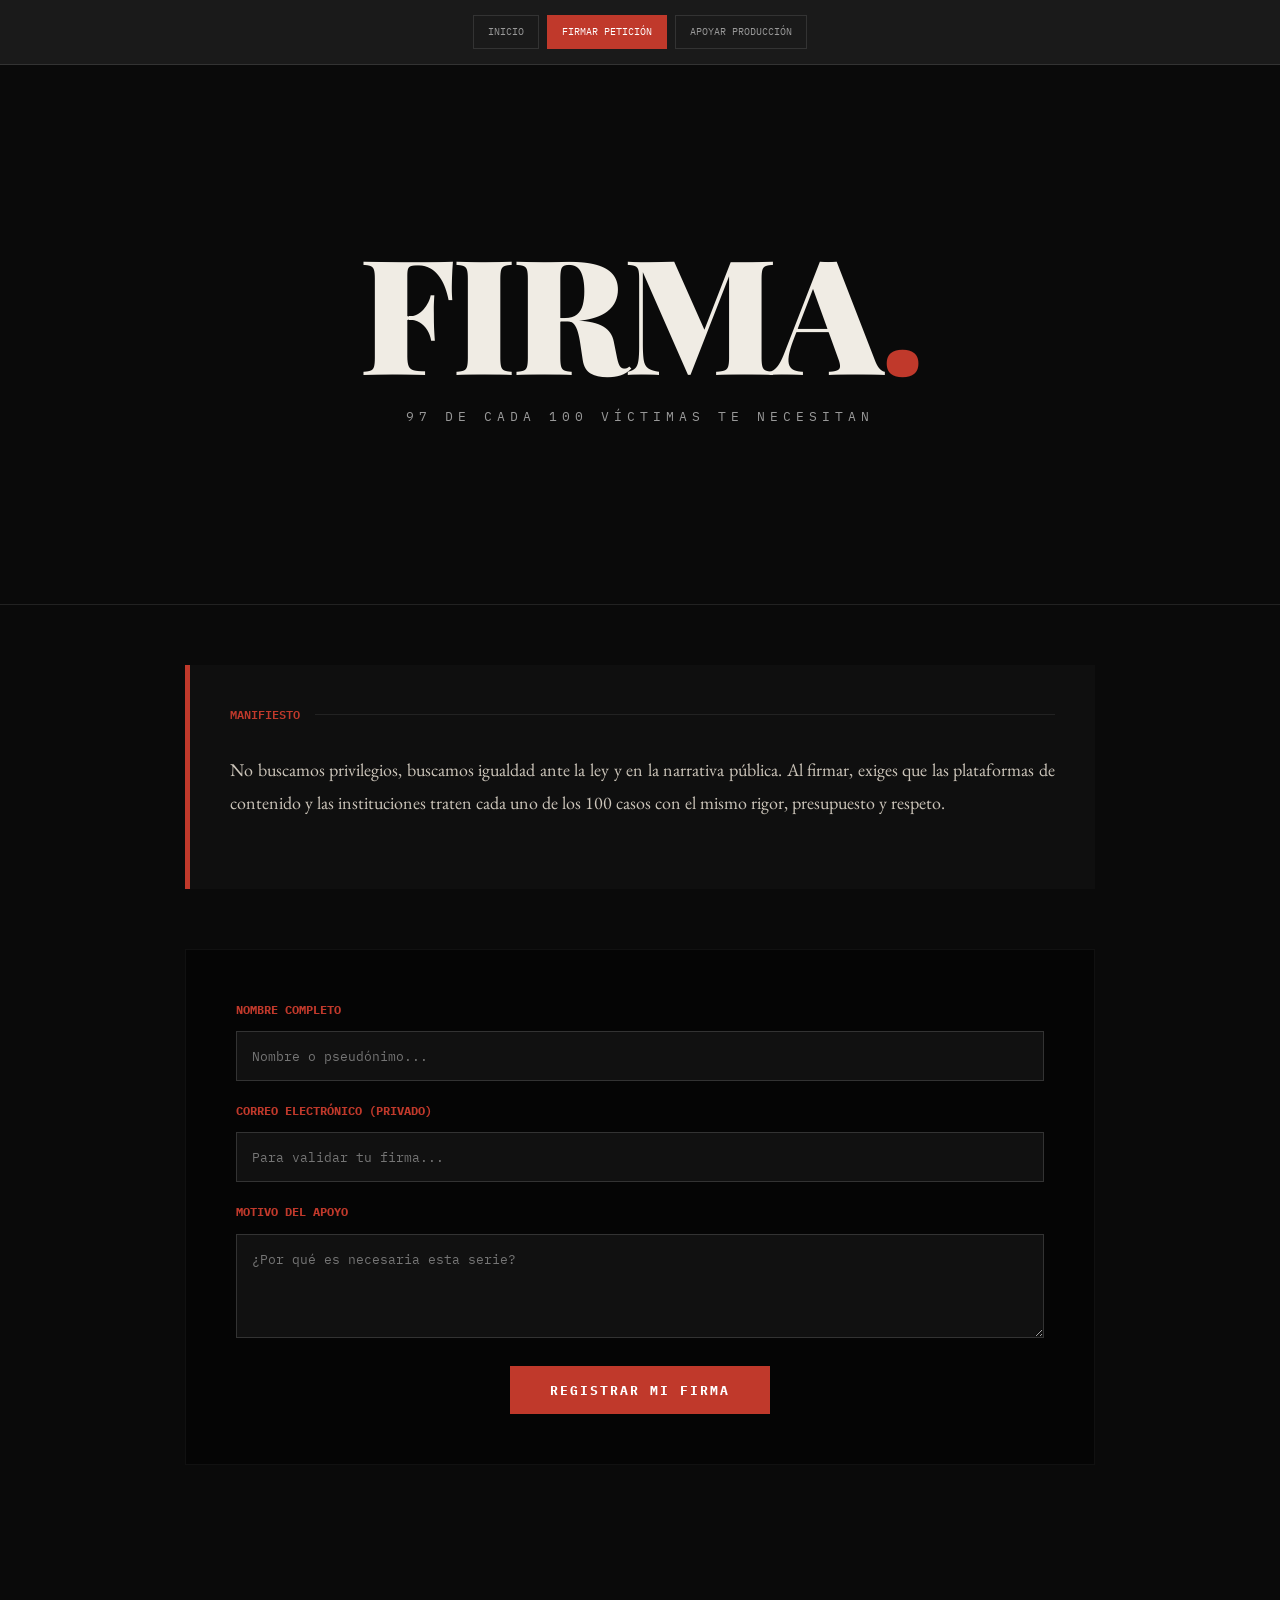
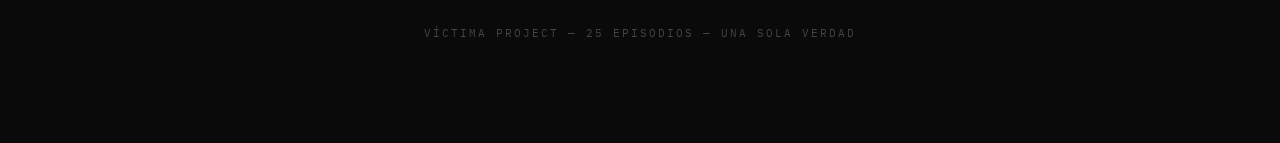
<file: peticion.html>
<!DOCTYPE html>
<html lang="es">
<head>
    <meta charset="UTF-8">
    <meta name="viewport" content="width=device-width, initial-scale=1.0">
    <link rel="stylesheet" href="styles.css">
    <link href="https://fonts.googleapis.com/css2?family=EB+Garamond:ital,wght@0,400;0,700;1,400&family=IBM+Plex+Mono:wght@300;400;600&family=Playfair+Display:ital,wght@0,900;1,900&family=Courier+Prime:wght@400;700&display=swap" rel="stylesheet">
    <title>VÍCTIMA - Petición de Firmas</title>
    <style>
        /* Estilos específicos para formularios que no estaban en tu CSS */
        input, textarea {
            width: 100%;
            background: #111;
            border: 1px solid #333;
            color: var(--blanco);
            padding: 15px;
            font-family: 'IBM Plex Mono', monospace;
            margin-bottom: 20px;
        }
        button.submit-btn {
            background: var(--rojo);
            color: white;
            border: none;
            padding: 15px 40px;
            font-family: 'IBM Plex Mono', monospace;
            font-weight: bold;
            cursor: pointer;
            letter-spacing: 2px;
            transition: 0.3s;
        }
        button.submit-btn:hover { background: #e74c3c; transform: scale(1.05); }
    </style>
</head>
<body>
    <nav class="nav-top">
      <div class="nav-grid">
        <a href="index.html" class="nav-ep">INICIO</a>
        <a href="peticion.html" class="nav-ep active">FIRMAR PETICIÓN</a>
        <a href="apoyo.html" class="nav-ep">APOYAR PRODUCCIÓN</a>
      </div>
    </nav>

    <header class="portada" style="min-height: 60vh;">
        <h1 class="titulo-principal">FIRMA<span>.</span></h1>
        <p class="tagline">97 de cada 100 víctimas te necesitan</p>
    </header>

    <main class="contenedor">
        <div class="caso perp-femenina">
            <div class="caso-header">
                <span class="caso-num-tipo tipo-m">MANIFIESTO</span>
                <div class="header-line"></div>
            </div>
            <p class="caso-sinopsis">
                No buscamos privilegios, buscamos igualdad ante la ley y en la narrativa pública. Al firmar, exiges que las plataformas de contenido y las instituciones traten cada uno de los 100 casos con el mismo rigor, presupuesto y respeto.
            </p>
        </div>

        <section class="manual-ia">
            <form action="#" method="POST">
                <label class="prompt-label">Nombre Completo</label>
                <input type="text" name="nombre" placeholder="Nombre o pseudónimo..." required>
                
                <label class="prompt-label">Correo Electrónico (Privado)</label>
                <input type="email" name="email" placeholder="Para validar tu firma..." required>
                
                <label class="prompt-label">Motivo del apoyo</label>
                <textarea name="mensaje" rows="4" placeholder="¿Por qué es necesaria esta serie?"></textarea>
                
                <center>
                    <button type="submit" class="submit-btn">REGISTRAR MI FIRMA</button>
                </center>
            </form>
        </section>
    </main>

    <footer>VÍCTIMA PROJECT — 25 EPISODIOS — UNA SOLA VERDAD</footer>
</body>
</html>
</file>
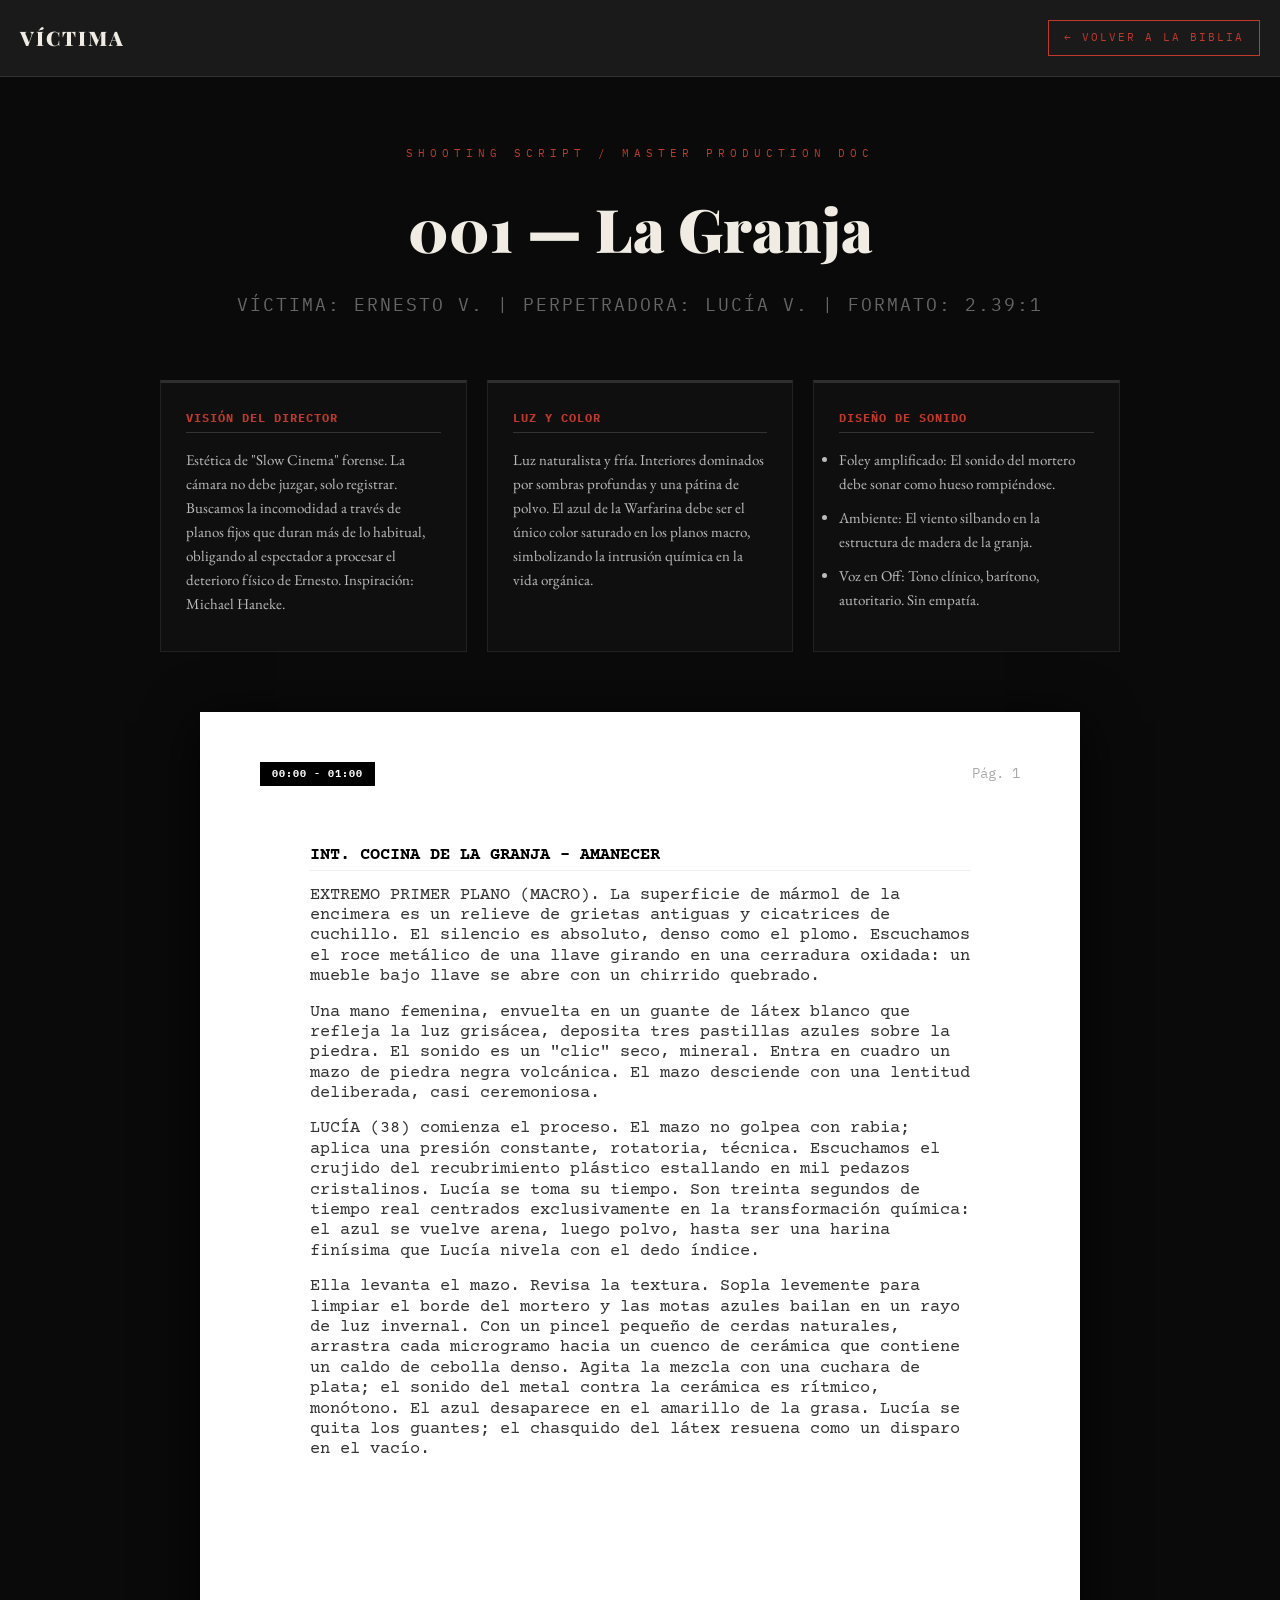
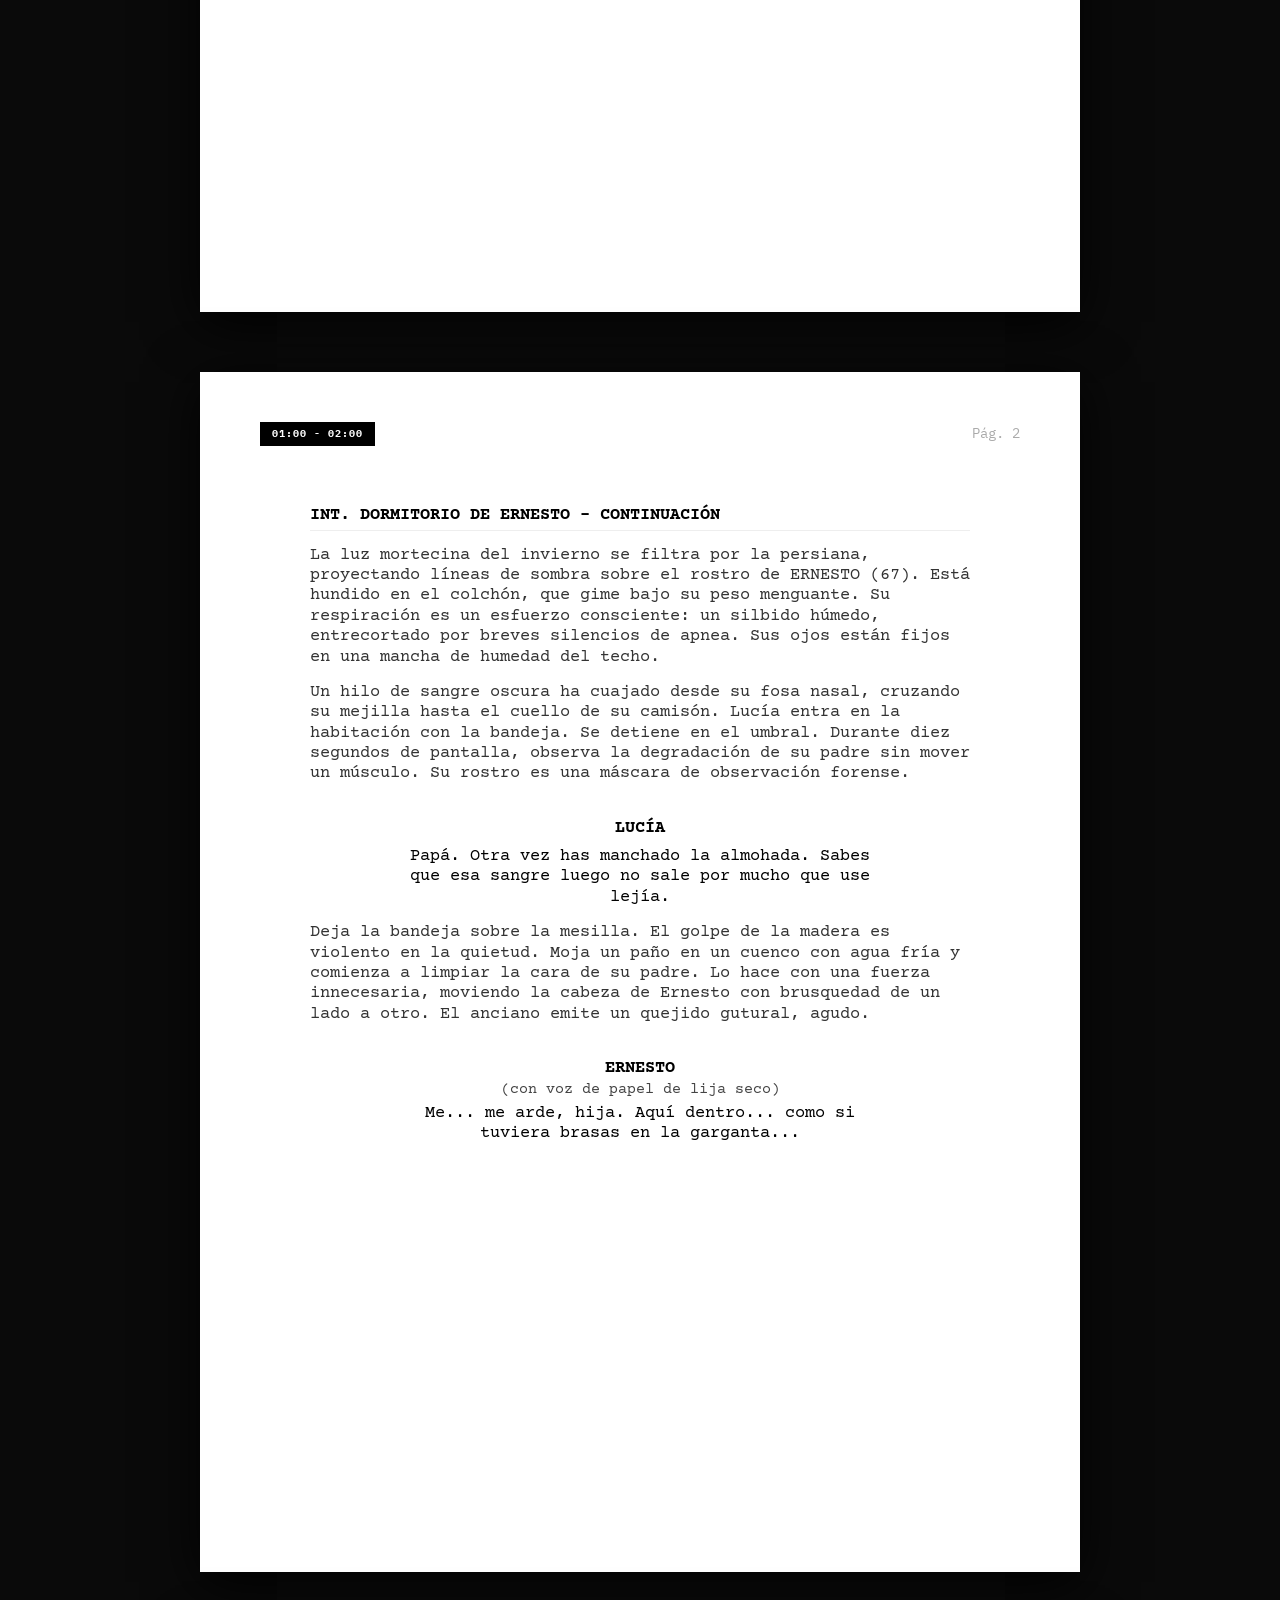
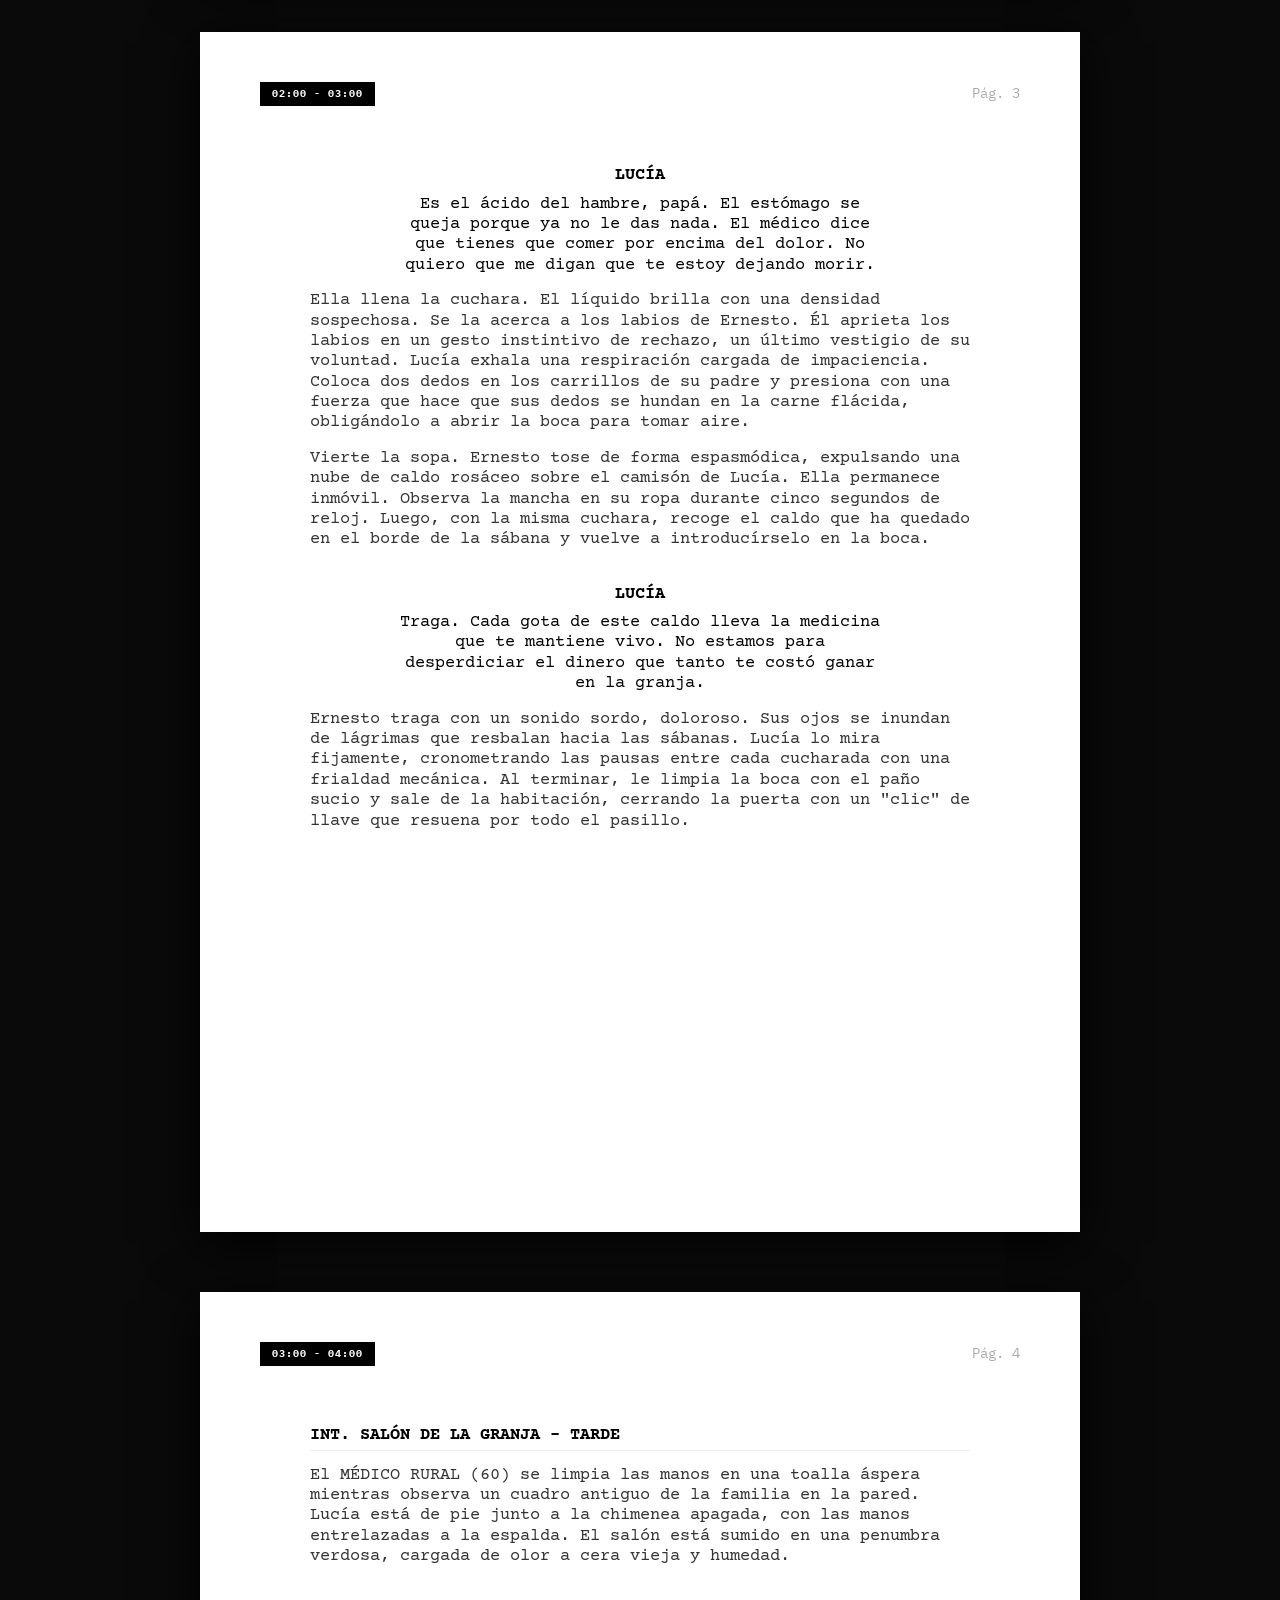
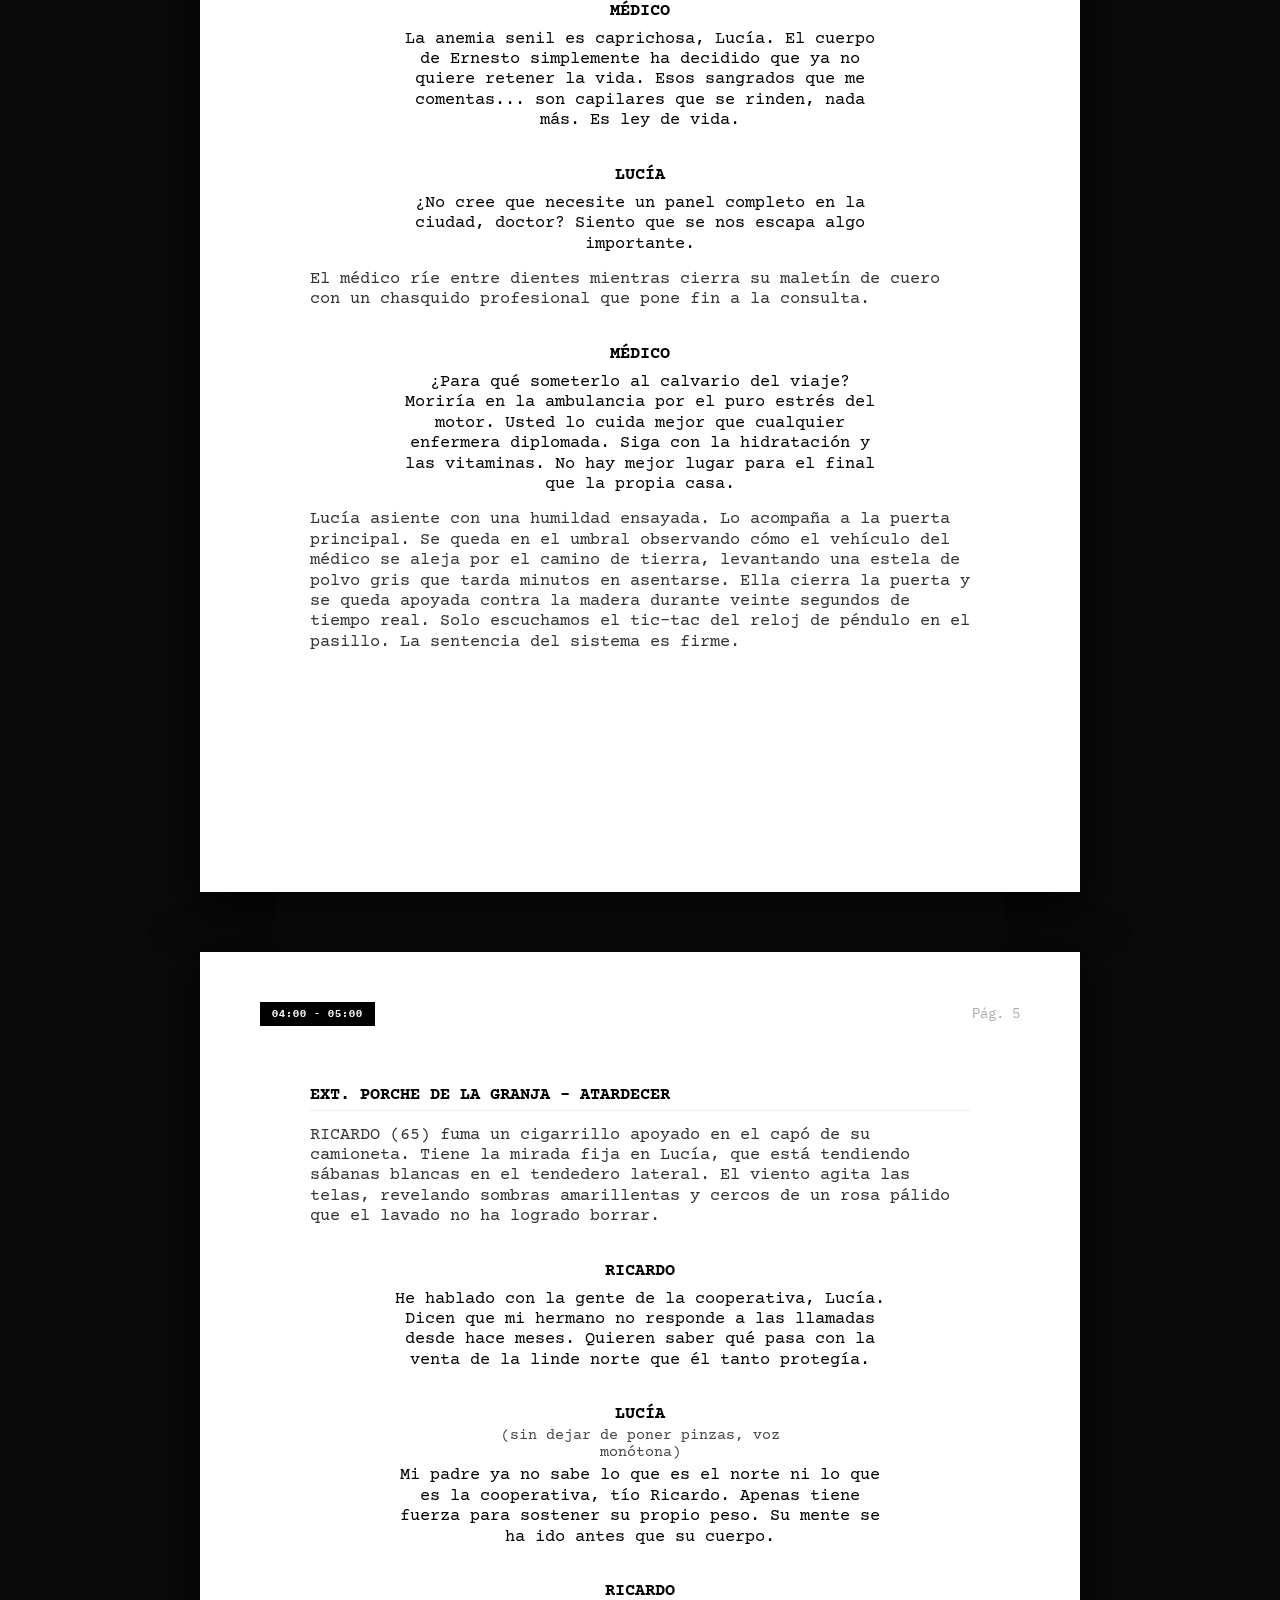
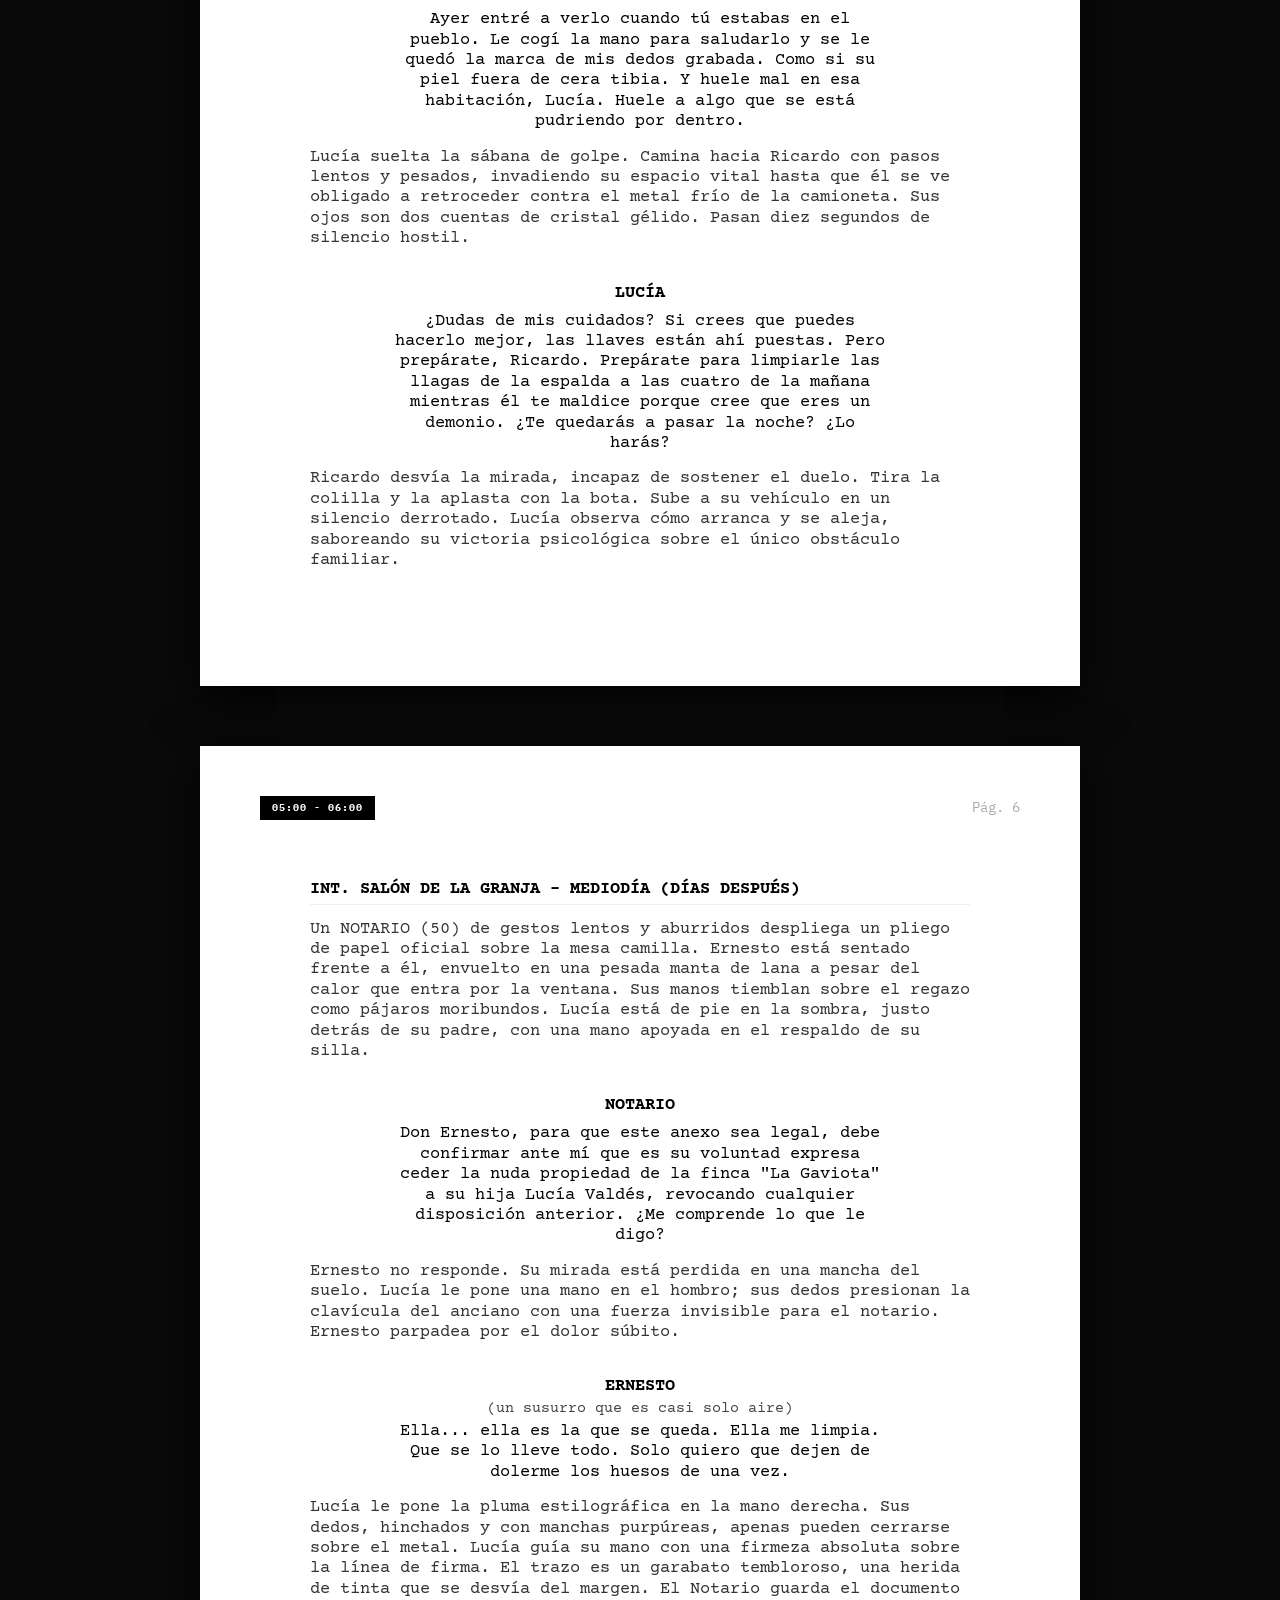
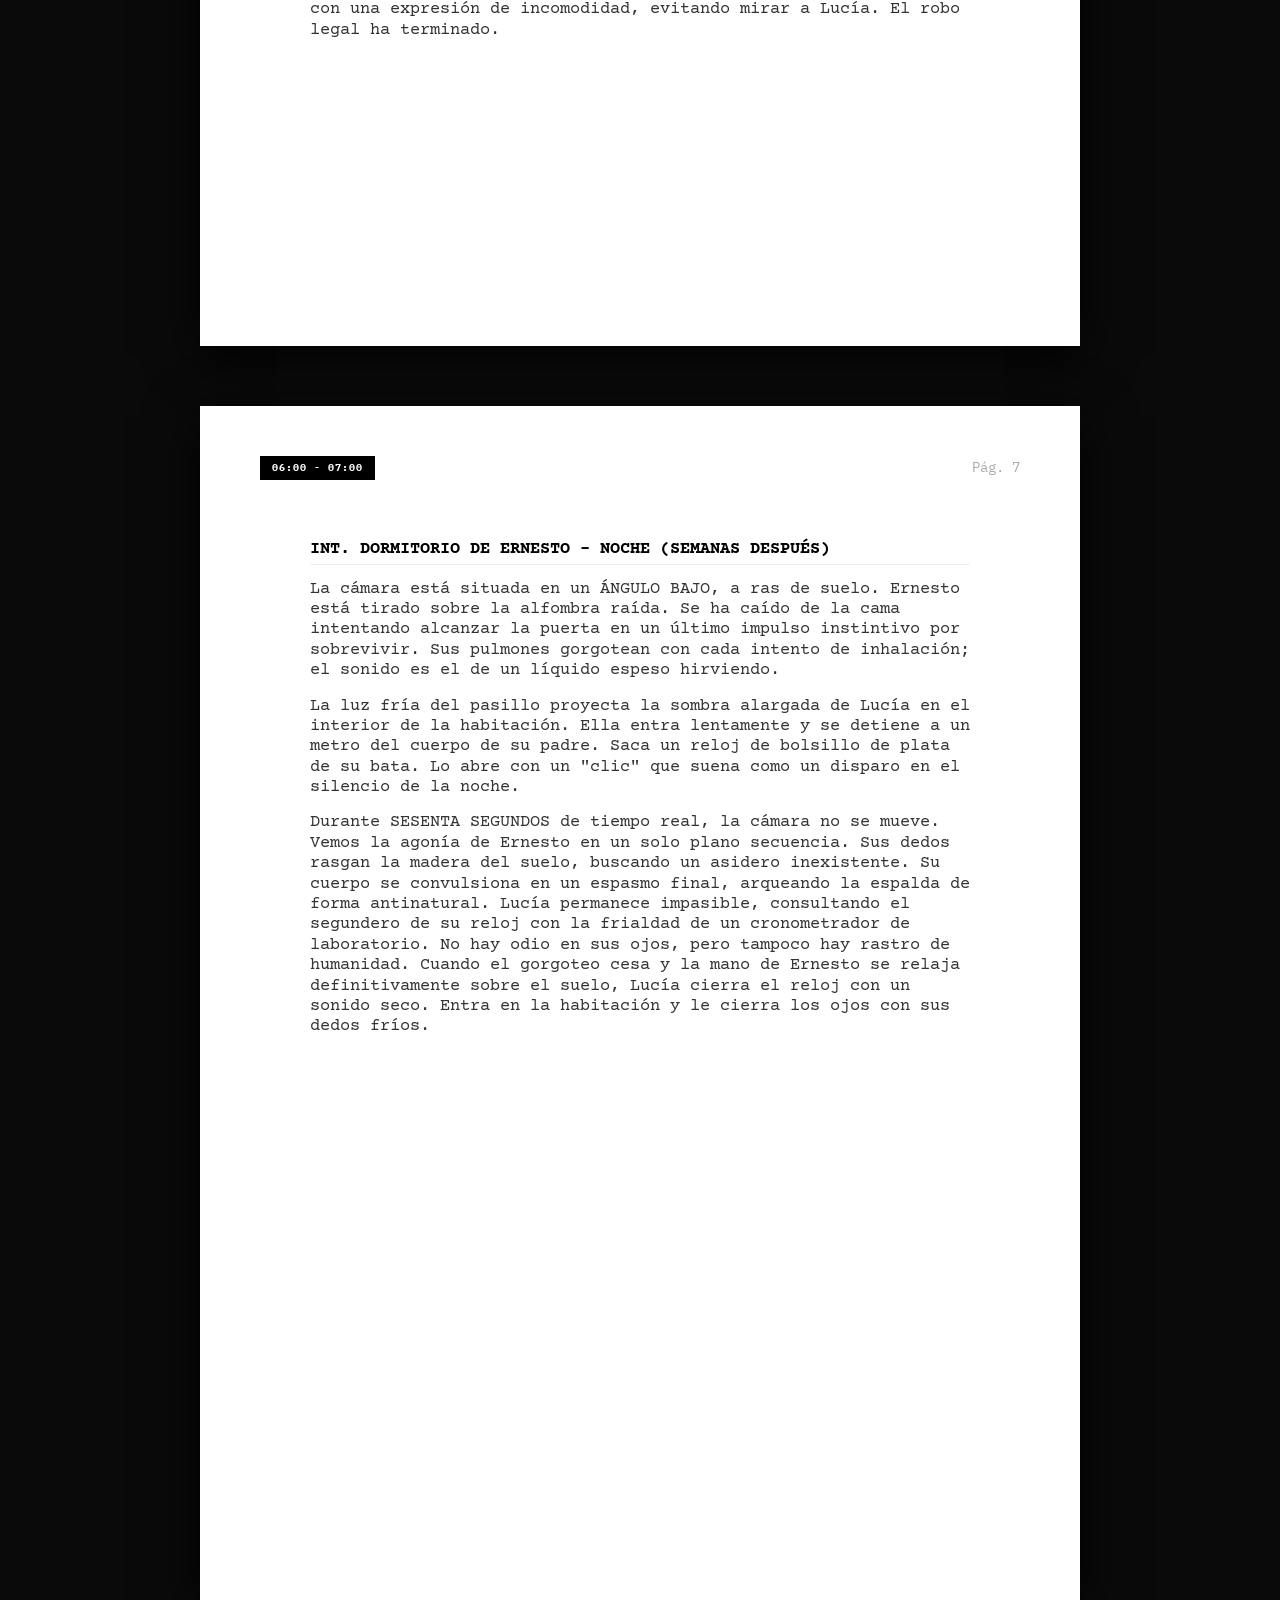
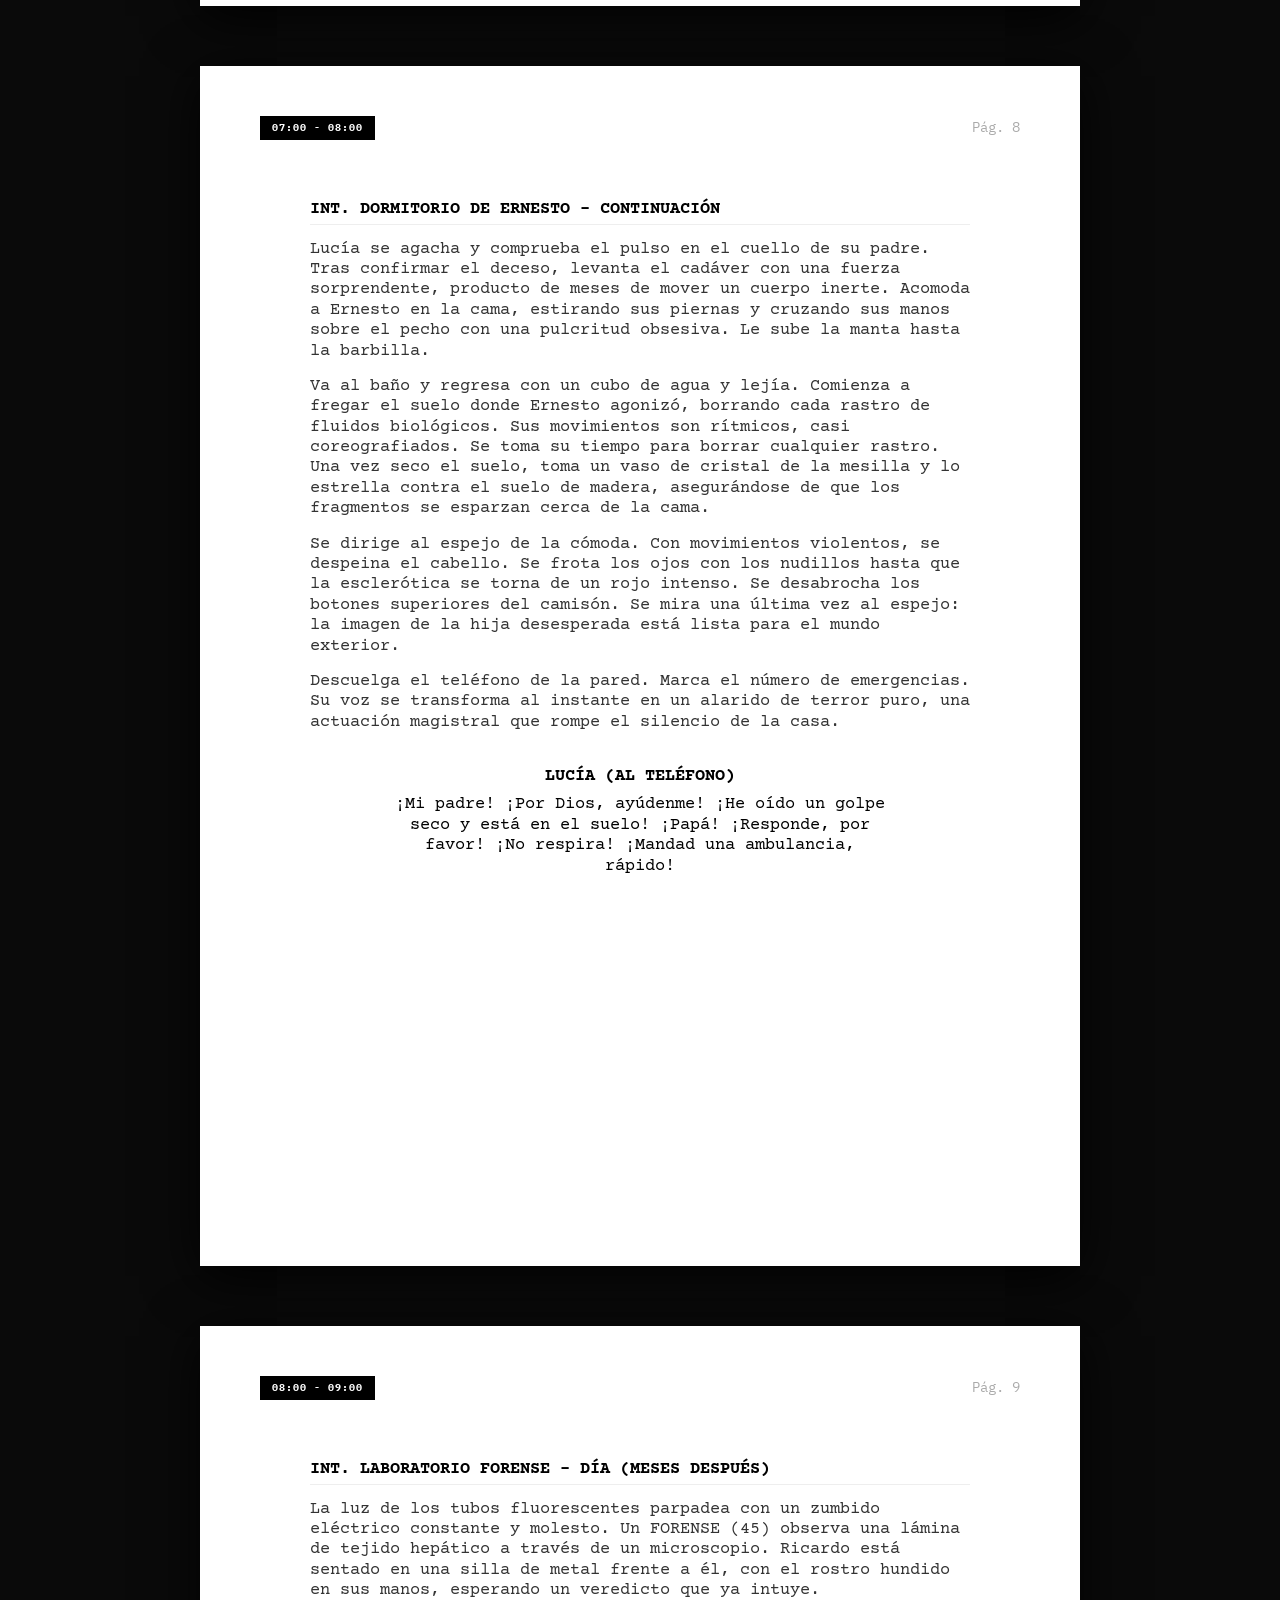
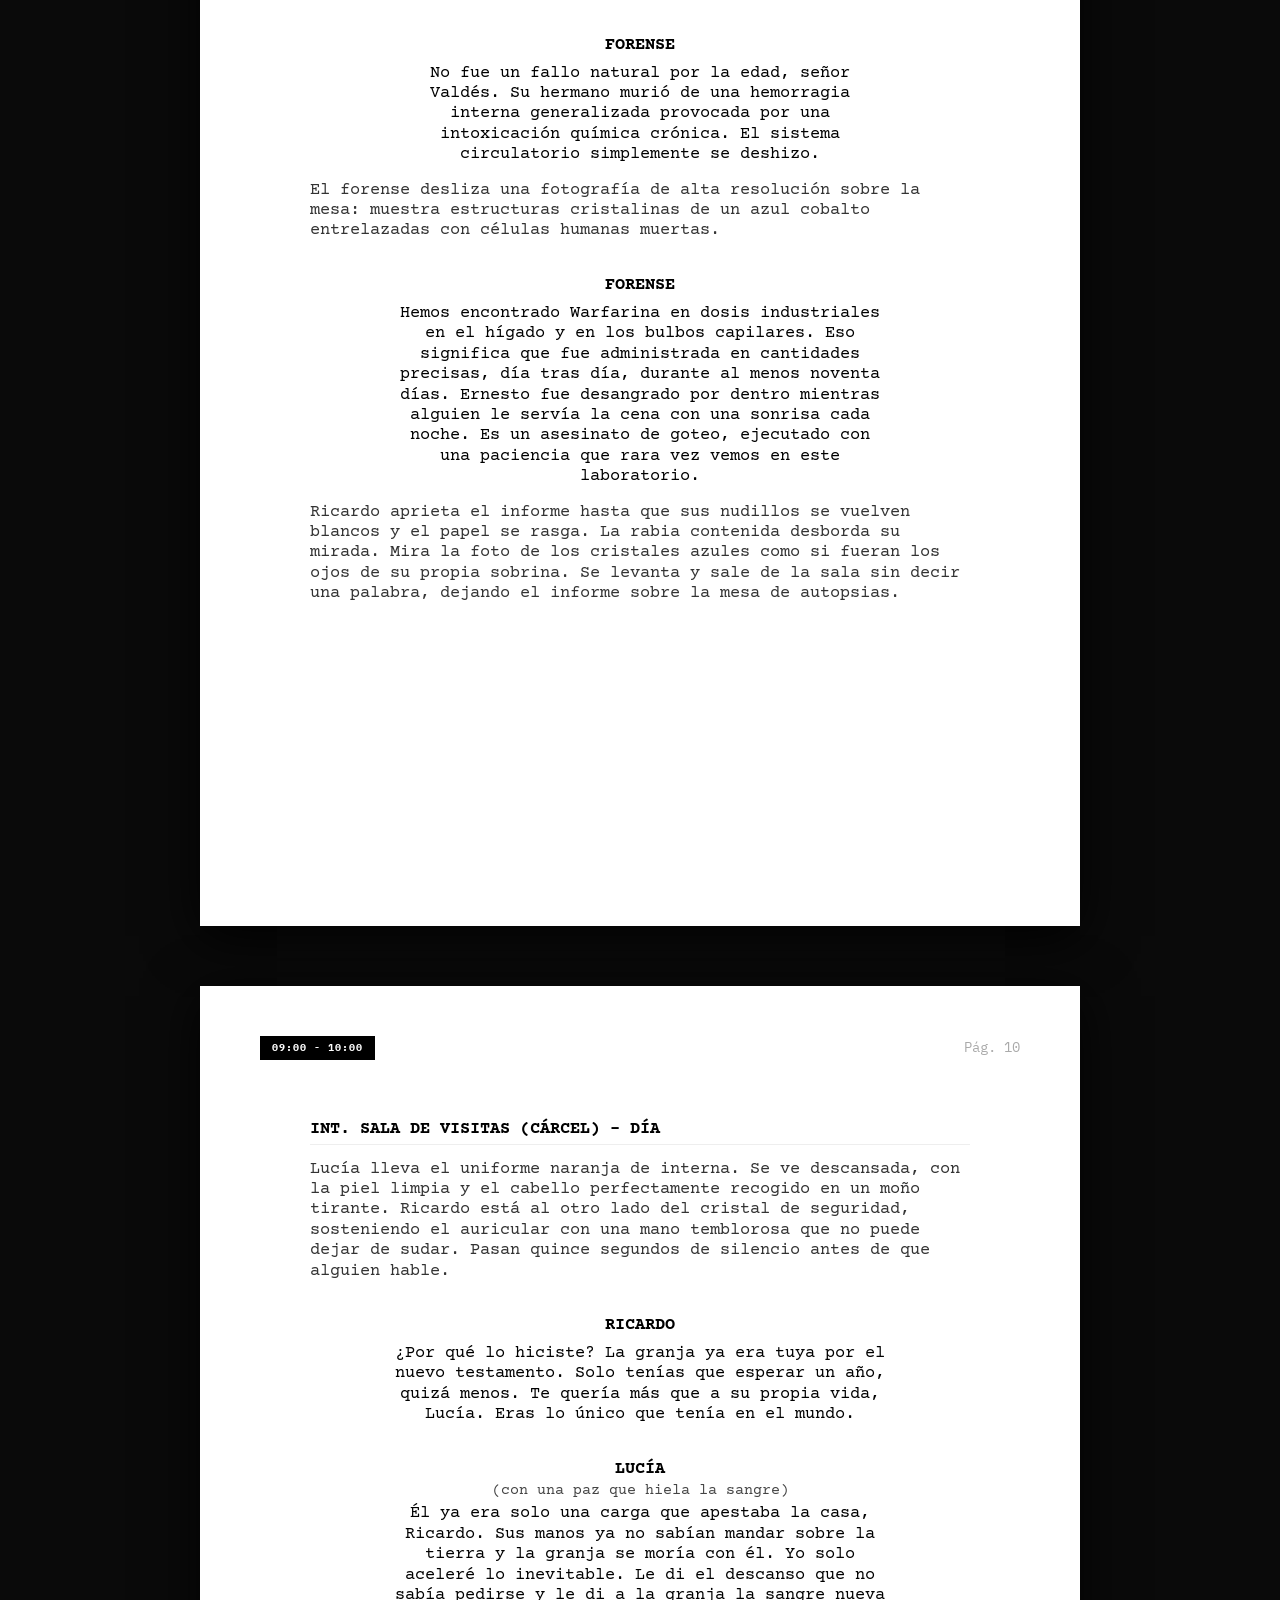
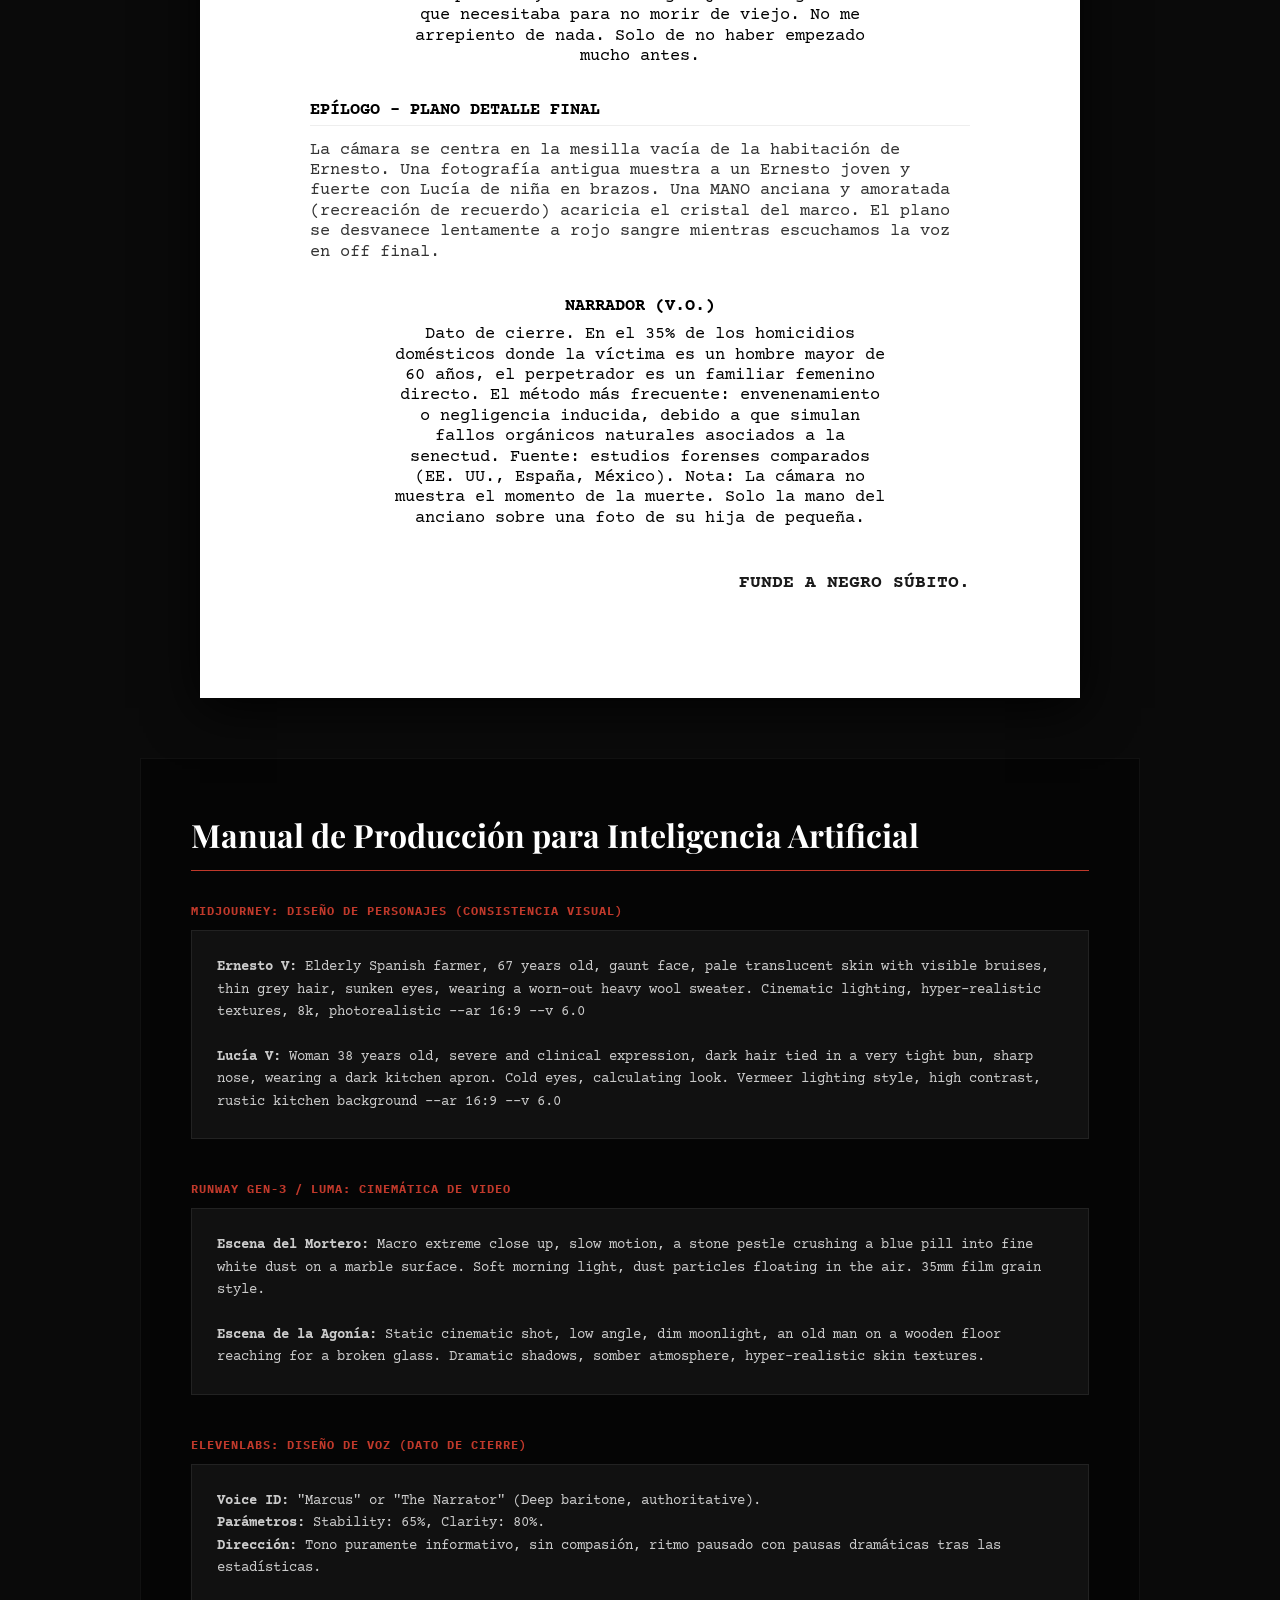
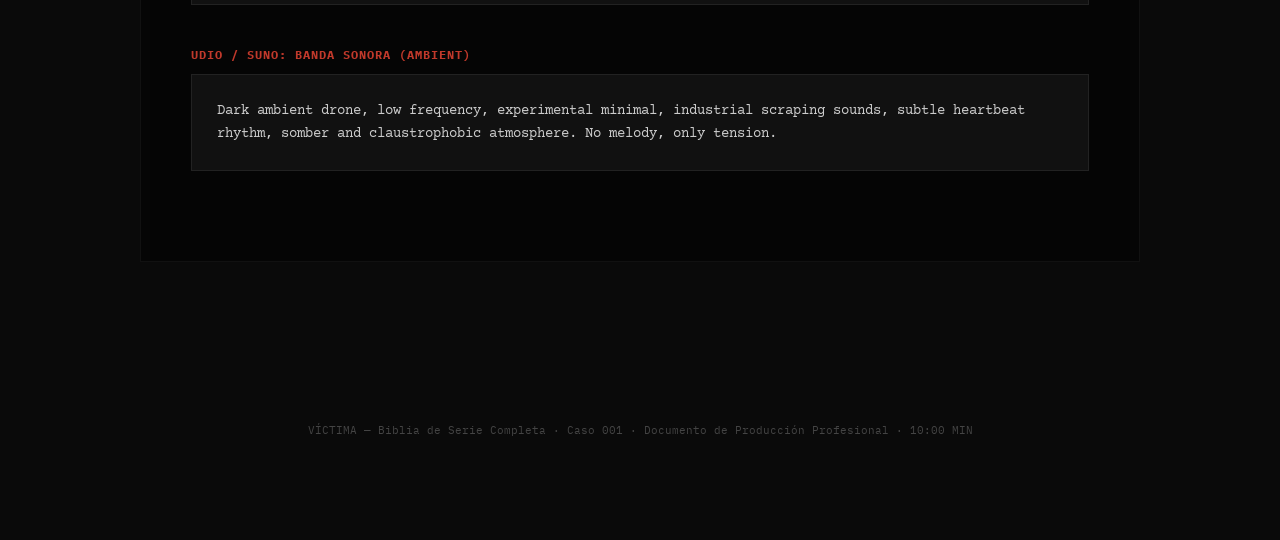
<file: script_caso_001.html>
<!DOCTYPE html>
<html lang="es">
<head>
<meta charset="UTF-8">
<meta name="viewport" content="width=device-width, initial-scale=1.0">
<title>VÍCTIMA — Guion de Rodaje Maestro — Caso 001</title>
<link href="https://fonts.googleapis.com/css2?family=Playfair+Display:ital,wght@0,700;0,900;1,700&family=IBM+Plex+Mono:wght@300;400;500;600&family=EB+Garamond:ital,wght@0,400;0,500;1,400&family=Courier+Prime&display=swap" rel="stylesheet">
<style>
  /* ============================================================
     VARIABLES Y ESTILOS BASE (RESTAURADOS Y AMPLIADOS)
     ============================================================ */
  :root {
    --negro: #0a0a0a;
    --blanco: #f0ece4;
    --rojo: #c0392b;
    --azul: #2980b9;
    --gris-oscuro: #1a1a1a;
    --gris-medio: #2e2e2e;
    --gris-texto: #999;
    --papel: #ffffff;
  }

  * { margin: 0; padding: 0; box-sizing: border-box; }

  body {
    background: var(--negro);
    color: var(--blanco);
    font-family: 'EB Garamond', serif;
    font-size: 18px;
    line-height: 1.6;
    -webkit-text-size-adjust: 100%;
  }

  /* NAVEGACIÓN PREMIUM */
  .nav-top {
    background: var(--gris-oscuro);
    padding: 20px;
    border-bottom: 1px solid #333;
    position: sticky;
    top: 0;
    z-index: 100;
    display: flex;
    justify-content: space-between;
    align-items: center;
  }

  .nav-top a {
    font-family: 'IBM Plex Mono', monospace;
    color: var(--rojo);
    text-decoration: none;
    font-size: 11px;
    letter-spacing: 2px;
    border: 1px solid var(--rojo);
    padding: 8px 15px;
    text-transform: uppercase;
    transition: 0.3s;
  }

  .nav-top a:hover { background: var(--rojo); color: white; }

  /* CABECERA DOCUMENTO */
  .header-documento {
    max-width: 1000px;
    margin: 60px auto;
    text-align: center;
    padding: 0 20px;
  }

  .tipo-doc { font-family: 'IBM Plex Mono'; font-size: 11px; color: var(--rojo); letter-spacing: 5px; text-transform: uppercase; }
  .titulo-doc { font-family: 'Playfair Display'; font-size: clamp(40px, 8vw, 60px); font-weight: 900; margin: 15px 0; }

  /* CAJAS TÉCNICAS Y ARTÍSTICAS */
  .seccion-info {
    max-width: 1000px;
    margin: 40px auto;
    display: grid;
    grid-template-columns: repeat(auto-fit, minmax(300px, 1fr));
    gap: 20px;
    padding: 0 20px;
  }

  .caja-info {
    background: #0f0f0f;
    border: 1px solid #222;
    padding: 25px;
    border-top: 3px solid var(--gris-medio);
  }

  .caja-info h3 {
    font-family: 'IBM Plex Mono';
    font-size: 12px;
    color: var(--rojo);
    text-transform: uppercase;
    margin-bottom: 15px;
    border-bottom: 1px solid #333;
    padding-bottom: 5px;
    letter-spacing: 1px;
  }

  .caja-info p, .caja-info li { font-size: 15px; color: #bbb; margin-bottom: 10px; }

  /* ============================================================
     ESTRUCTURA DE HOJAS DE GUION (PC Y MÓVIL)
     ============================================================ */
  .contenedor-guion {
    max-width: 900px;
    margin: 60px auto;
    padding: 0 10px;
  }

  .hoja-guion {
    background: var(--papel);
    color: #1a1a1a;
    padding: 100px 110px; /* Margen de guion real en PC */
    margin-bottom: 60px;
    box-shadow: 0 10px 50px rgba(0,0,0,0.9);
    position: relative;
    min-height: 1200px;
  }

  /* Ajuste responsivo de la hoja */
  @media (max-width: 768px) {
    .hoja-guion {
      padding: 60px 20px 40px 20px; /* Elimina márgenes excesivos en móvil */
      min-height: auto;
      margin-bottom: 30px;
    }
  }

  .pagina-num { 
    position: absolute; 
    top: 50px; 
    right: 60px; 
    font-family: 'IBM Plex Mono'; 
    font-size: 14px; 
    color: #aaa; 
  }

  .time-marker { 
    position: absolute; 
    top: 50px; 
    left: 60px; 
    background: #000; 
    color: #fff; 
    padding: 4px 12px; 
    font-family: 'IBM Plex Mono'; 
    font-size: 10px; 
    font-weight: bold; 
    letter-spacing: 1px;
  }

  @media (max-width: 768px) {
    .pagina-num { top: 20px; right: 20px; font-size: 11px; }
    .time-marker { top: 20px; left: 20px; padding: 2px 8px; font-size: 9px; }
  }

  /* TIPOGRAFÍA DE GUION (COURIER) */
  .slugline { 
    font-family: 'Courier Prime', monospace; 
    font-weight: bold; 
    margin-top: 30px; 
    margin-bottom: 15px; 
    text-transform: uppercase; 
    font-size: 17px; 
    border-bottom: 1px solid #eee; 
    color: #000;
  }

  .accion { 
    font-family: 'Courier Prime', monospace; 
    margin-bottom: 15px; 
    line-height: 1.2; 
    text-align: left; 
    font-size: 17px; 
    color: #333; 
  }

  .personaje { 
    font-family: 'Courier Prime', monospace; 
    text-align: center; 
    width: 60%; 
    margin: 30px auto 0; 
    font-weight: bold; 
    text-transform: uppercase; 
    font-size: 17px; 
    color: #000;
  }

  .parentesis { 
    font-family: 'Courier Prime', monospace; 
    text-align: center; 
    width: 50%; 
    margin: 0 auto; 
    font-size: 15px; 
    line-height: 1.1; 
    color: #444;
  }

  .dialogo { 
    font-family: 'Courier Prime', monospace; 
    text-align: center; 
    width: 75%; 
    margin: 5px auto 15px; 
    line-height: 1.2; 
    font-size: 17px; 
    color: #000;
  }

  /* Optimización de texto para móvil: Aprovecha el ancho */
  @media (max-width: 768px) {
    .personaje, .parentesis, .dialogo { width: 100%; text-align: left; margin-left: 0; margin-right: 0; }
    .accion, .dialogo, .slugline { font-size: 16px; }
  }

  .transicion { 
    font-family: 'Courier Prime', monospace; 
    text-align: right; 
    margin-top: 40px; 
    font-weight: bold; 
    text-transform: uppercase; 
  }

  /* ============================================================
     MANUAL IA (DISEÑO ESTUDIO)
     ============================================================ */
  .manual-ia {
    max-width: 1000px;
    margin: 60px auto;
    padding: 50px;
    background: #050505;
    border: 1px solid #111;
  }

  .manual-ia h2 { 
    font-family: 'Playfair Display'; 
    font-size: 32px; 
    color: white; 
    margin-bottom: 30px; 
    border-bottom: 1px solid var(--rojo); 
    padding-bottom: 10px; 
  }

  .prompt-group { margin-bottom: 40px; }
  .prompt-label { 
    font-family: 'IBM Plex Mono'; 
    color: var(--rojo); 
    font-size: 12px; 
    font-weight: bold; 
    display: block; 
    margin-bottom: 10px; 
    text-transform: uppercase; 
    letter-spacing: 1px;
  }

  .prompt-content { 
    font-family: 'Courier Prime'; 
    background: #111; 
    padding: 25px; 
    color: #ccc; 
    font-size: 14px; 
    border: 1px solid #222; 
    line-height: 1.6; 
    overflow-x: auto;
  }

  footer { padding: 100px 0; text-align: center; color: #444; font-family: 'IBM Plex Mono'; font-size: 11px; }

</style>
</head>
<body>

<nav class="nav-top">
  <div style="font-family: 'Playfair Display'; font-weight: 900; font-size: 20px; letter-spacing: 2px;">VÍ<span>C</span>TIMA</div>
  <a href="episodios_01_04.html">← VOLVER A LA BIBLIA</a>
</nav>

<div class="header-documento">
  <span class="tipo-doc">Shooting Script / Master Production Doc</span>
  <h1 class="titulo-doc">001 — La Granja</h1>
  <p style="font-family: 'IBM Plex Mono'; color: #666; letter-spacing: 2px;">VÍCTIMA: ERNESTO V. | PERPETRADORA: LUCÍA V. | FORMATO: 2.39:1</p>
</div>

<!-- VISIÓN ARTÍSTICA Y PARÁMETROS -->
<div class="seccion-info">
  <div class="caja-info">
    <h3>Visión del Director</h3>
    <p>Estética de "Slow Cinema" forense. La cámara no debe juzgar, solo registrar. Buscamos la incomodidad a través de planos fijos que duran más de lo habitual, obligando al espectador a procesar el deterioro físico de Ernesto. Inspiración: Michael Haneke.</p>
  </div>
  <div class="caja-info">
    <h3>Luz y Color</h3>
    <p>Luz naturalista y fría. Interiores dominados por sombras profundas y una pátina de polvo. El azul de la Warfarina debe ser el único color saturado en los planos macro, simbolizando la intrusión química en la vida orgánica.</p>
  </div>
  <div class="caja-info">
    <h3>Diseño de Sonido</h3>
    <ul>
      <li>Foley amplificado: El sonido del mortero debe sonar como hueso rompiéndose.</li>
      <li>Ambiente: El viento silbando en la estructura de madera de la granja.</li>
      <li>Voz en Off: Tono clínico, barítono, autoritario. Sin empatía.</li>
    </ul>
  </div>
</div>

<!-- EL GUION DE 10 PÁGINAS (DENSIDAD MÁXIMA - NORMA 2) -->
<div class="contenedor-guion">

  <!-- PÁGINA 1: EL RITUAL -->
  <div class="hoja-guion">
    <div class="time-marker">00:00 - 01:00</div>
    <div class="pagina-num">Pág. 1</div>
    <div class="slugline">INT. COCINA DE LA GRANJA - AMANECER</div>
    <div class="accion">EXTREMO PRIMER PLANO (MACRO). La superficie de mármol de la encimera es un relieve de grietas antiguas y cicatrices de cuchillo. El silencio es absoluto, denso como el plomo. Escuchamos el roce metálico de una llave girando en una cerradura oxidada: un mueble bajo llave se abre con un chirrido quebrado.</div>
    <div class="accion">Una mano femenina, envuelta en un guante de látex blanco que refleja la luz grisácea, deposita tres pastillas azules sobre la piedra. El sonido es un "clic" seco, mineral. Entra en cuadro un mazo de piedra negra volcánica. El mazo desciende con una lentitud deliberada, casi ceremoniosa.</div>
    <div class="accion">LUCÍA (38) comienza el proceso. El mazo no golpea con rabia; aplica una presión constante, rotatoria, técnica. Escuchamos el crujido del recubrimiento plástico estallando en mil pedazos cristalinos. Lucía se toma su tiempo. Son treinta segundos de tiempo real centrados exclusivamente en la transformación química: el azul se vuelve arena, luego polvo, hasta ser una harina finísima que Lucía nivela con el dedo índice.</div>
    <div class="accion">Ella levanta el mazo. Revisa la textura. Sopla levemente para limpiar el borde del mortero y las motas azules bailan en un rayo de luz invernal. Con un pincel pequeño de cerdas naturales, arrastra cada microgramo hacia un cuenco de cerámica que contiene un caldo de cebolla denso. Agita la mezcla con una cuchara de plata; el sonido del metal contra la cerámica es rítmico, monótono. El azul desaparece en el amarillo de la grasa. Lucía se quita los guantes; el chasquido del látex resuena como un disparo en el vacío.</div>
  </div>

  <!-- PÁGINA 2: LA LIMPIEZA -->
  <div class="hoja-guion">
    <div class="time-marker">01:00 - 02:00</div>
    <div class="pagina-num">Pág. 2</div>
    <div class="slugline">INT. DORMITORIO DE ERNESTO - CONTINUACIÓN</div>
    <div class="accion">La luz mortecina del invierno se filtra por la persiana, proyectando líneas de sombra sobre el rostro de ERNESTO (67). Está hundido en el colchón, que gime bajo su peso menguante. Su respiración es un esfuerzo consciente: un silbido húmedo, entrecortado por breves silencios de apnea. Sus ojos están fijos en una mancha de humedad del techo.</div>
    <div class="accion">Un hilo de sangre oscura ha cuajado desde su fosa nasal, cruzando su mejilla hasta el cuello de su camisón. Lucía entra en la habitación con la bandeja. Se detiene en el umbral. Durante diez segundos de pantalla, observa la degradación de su padre sin mover un músculo. Su rostro es una máscara de observación forense.</div>
    <div class="personaje">LUCÍA</div>
    <div class="dialogo">Papá. Otra vez has manchado la almohada. Sabes que esa sangre luego no sale por mucho que use lejía.</div>
    <div class="accion">Deja la bandeja sobre la mesilla. El golpe de la madera es violento en la quietud. Moja un paño en un cuenco con agua fría y comienza a limpiar la cara de su padre. Lo hace con una fuerza innecesaria, moviendo la cabeza de Ernesto con brusquedad de un lado a otro. El anciano emite un quejido gutural, agudo.</div>
    <div class="personaje">ERNESTO</div>
    <div class="parentesis">(con voz de papel de lija seco)</div>
    <div class="dialogo">Me... me arde, hija. Aquí dentro... como si tuviera brasas en la garganta...</div>
  </div>

  <!-- PÁGINA 3: LA ALIMENTACIÓN -->
  <div class="hoja-guion">
    <div class="time-marker">02:00 - 03:00</div>
    <div class="pagina-num">Pág. 3</div>
    <div class="personaje">LUCÍA</div>
    <div class="dialogo">Es el ácido del hambre, papá. El estómago se queja porque ya no le das nada. El médico dice que tienes que comer por encima del dolor. No quiero que me digan que te estoy dejando morir.</div>
    <div class="accion">Ella llena la cuchara. El líquido brilla con una densidad sospechosa. Se la acerca a los labios de Ernesto. Él aprieta los labios en un gesto instintivo de rechazo, un último vestigio de su voluntad. Lucía exhala una respiración cargada de impaciencia. Coloca dos dedos en los carrillos de su padre y presiona con una fuerza que hace que sus dedos se hundan en la carne flácida, obligándolo a abrir la boca para tomar aire.</div>
    <div class="accion">Vierte la sopa. Ernesto tose de forma espasmódica, expulsando una nube de caldo rosáceo sobre el camisón de Lucía. Ella permanece inmóvil. Observa la mancha en su ropa durante cinco segundos de reloj. Luego, con la misma cuchara, recoge el caldo que ha quedado en el borde de la sábana y vuelve a introducírselo en la boca.</div>
    <div class="personaje">LUCÍA</div>
    <div class="dialogo">Traga. Cada gota de este caldo lleva la medicina que te mantiene vivo. No estamos para desperdiciar el dinero que tanto te costó ganar en la granja.</div>
    <div class="accion">Ernesto traga con un sonido sordo, doloroso. Sus ojos se inundan de lágrimas que resbalan hacia las sábanas. Lucía lo mira fijamente, cronometrando las pausas entre cada cucharada con una frialdad mecánica. Al terminar, le limpia la boca con el paño sucio y sale de la habitación, cerrando la puerta con un "clic" de llave que resuena por todo el pasillo.</div>
  </div>

  <!-- PÁGINA 4: EL MÉDICO -->
  <div class="hoja-guion">
    <div class="time-marker">03:00 - 04:00</div>
    <div class="pagina-num">Pág. 4</div>
    <div class="slugline">INT. SALÓN DE LA GRANJA - TARDE</div>
    <div class="accion">El MÉDICO RURAL (60) se limpia las manos en una toalla áspera mientras observa un cuadro antiguo de la familia en la pared. Lucía está de pie junto a la chimenea apagada, con las manos entrelazadas a la espalda. El salón está sumido en una penumbra verdosa, cargada de olor a cera vieja y humedad.</div>
    <div class="personaje">MÉDICO</div>
    <div class="dialogo">La anemia senil es caprichosa, Lucía. El cuerpo de Ernesto simplemente ha decidido que ya no quiere retener la vida. Esos sangrados que me comentas... son capilares que se rinden, nada más. Es ley de vida.</div>
    <div class="personaje">LUCÍA</div>
    <div class="dialogo">¿No cree que necesite un panel completo en la ciudad, doctor? Siento que se nos escapa algo importante.</div>
    <div class="accion">El médico ríe entre dientes mientras cierra su maletín de cuero con un chasquido profesional que pone fin a la consulta.</div>
    <div class="personaje">MÉDICO</div>
    <div class="dialogo">¿Para qué someterlo al calvario del viaje? Moriría en la ambulancia por el puro estrés del motor. Usted lo cuida mejor que cualquier enfermera diplomada. Siga con la hidratación y las vitaminas. No hay mejor lugar para el final que la propia casa.</div>
    <div class="accion">Lucía asiente con una humildad ensayada. Lo acompaña a la puerta principal. Se queda en el umbral observando cómo el vehículo del médico se aleja por el camino de tierra, levantando una estela de polvo gris que tarda minutos en asentarse. Ella cierra la puerta y se queda apoyada contra la madera durante veinte segundos de tiempo real. Solo escuchamos el tic-tac del reloj de péndulo en el pasillo. La sentencia del sistema es firme.</div>
  </div>

  <!-- PÁGINA 5: EL HERMANO -->
  <div class="hoja-guion">
    <div class="time-marker">04:00 - 05:00</div>
    <div class="pagina-num">Pág. 5</div>
    <div class="slugline">EXT. PORCHE DE LA GRANJA - ATARDECER</div>
    <div class="accion">RICARDO (65) fuma un cigarrillo apoyado en el capó de su camioneta. Tiene la mirada fija en Lucía, que está tendiendo sábanas blancas en el tendedero lateral. El viento agita las telas, revelando sombras amarillentas y cercos de un rosa pálido que el lavado no ha logrado borrar.</div>
    <div class="personaje">RICARDO</div>
    <div class="dialogo">He hablado con la gente de la cooperativa, Lucía. Dicen que mi hermano no responde a las llamadas desde hace meses. Quieren saber qué pasa con la venta de la linde norte que él tanto protegía.</div>
    <div class="personaje">LUCÍA</div>
    <div class="parentesis">(sin dejar de poner pinzas, voz monótona)</div>
    <div class="dialogo">Mi padre ya no sabe lo que es el norte ni lo que es la cooperativa, tío Ricardo. Apenas tiene fuerza para sostener su propio peso. Su mente se ha ido antes que su cuerpo.</div>
    <div class="personaje">RICARDO</div>
    <div class="dialogo">Ayer entré a verlo cuando tú estabas en el pueblo. Le cogí la mano para saludarlo y se le quedó la marca de mis dedos grabada. Como si su piel fuera de cera tibia. Y huele mal en esa habitación, Lucía. Huele a algo que se está pudriendo por dentro.</div>
    <div class="accion">Lucía suelta la sábana de golpe. Camina hacia Ricardo con pasos lentos y pesados, invadiendo su espacio vital hasta que él se ve obligado a retroceder contra el metal frío de la camioneta. Sus ojos son dos cuentas de cristal gélido. Pasan diez segundos de silencio hostil.</div>
    <div class="personaje">LUCÍA</div>
    <div class="dialogo">¿Dudas de mis cuidados? Si crees que puedes hacerlo mejor, las llaves están ahí puestas. Pero prepárate, Ricardo. Prepárate para limpiarle las llagas de la espalda a las cuatro de la mañana mientras él te maldice porque cree que eres un demonio. ¿Te quedarás a pasar la noche? ¿Lo harás?</div>
    <div class="accion">Ricardo desvía la mirada, incapaz de sostener el duelo. Tira la colilla y la aplasta con la bota. Sube a su vehículo en un silencio derrotado. Lucía observa cómo arranca y se aleja, saboreando su victoria psicológica sobre el único obstáculo familiar.</div>
  </div>

  <!-- PÁGINA 6: EL NOTARIO -->
  <div class="hoja-guion">
    <div class="time-marker">05:00 - 06:00</div>
    <div class="pagina-num">Pág. 6</div>
    <div class="slugline">INT. SALÓN DE LA GRANJA - MEDIODÍA (DÍAS DESPUÉS)</div>
    <div class="accion">Un NOTARIO (50) de gestos lentos y aburridos despliega un pliego de papel oficial sobre la mesa camilla. Ernesto está sentado frente a él, envuelto en una pesada manta de lana a pesar del calor que entra por la ventana. Sus manos tiemblan sobre el regazo como pájaros moribundos. Lucía está de pie en la sombra, justo detrás de su padre, con una mano apoyada en el respaldo de su silla.</div>
    <div class="personaje">NOTARIO</div>
    <div class="dialogo">Don Ernesto, para que este anexo sea legal, debe confirmar ante mí que es su voluntad expresa ceder la nuda propiedad de la finca "La Gaviota" a su hija Lucía Valdés, revocando cualquier disposición anterior. ¿Me comprende lo que le digo?</div>
    <div class="accion">Ernesto no responde. Su mirada está perdida en una mancha del suelo. Lucía le pone una mano en el hombro; sus dedos presionan la clavícula del anciano con una fuerza invisible para el notario. Ernesto parpadea por el dolor súbito.</div>
    <div class="personaje">ERNESTO</div>
    <div class="parentesis">(un susurro que es casi solo aire)</div>
    <div class="dialogo">Ella... ella es la que se queda. Ella me limpia. Que se lo lleve todo. Solo quiero que dejen de dolerme los huesos de una vez.</div>
    <div class="accion">Lucía le pone la pluma estilográfica en la mano derecha. Sus dedos, hinchados y con manchas purpúreas, apenas pueden cerrarse sobre el metal. Lucía guía su mano con una firmeza absoluta sobre la línea de firma. El trazo es un garabato tembloroso, una herida de tinta que se desvía del margen. El Notario guarda el documento con una expresión de incomodidad, evitando mirar a Lucía. El robo legal ha terminado.</div>
  </div>

  <!-- PÁGINA 7: LA AGONÍA -->
  <div class="hoja-guion">
    <div class="time-marker">06:00 - 07:00</div>
    <div class="pagina-num">Pág. 7</div>
    <div class="slugline">INT. DORMITORIO DE ERNESTO - NOCHE (SEMANAS DESPUÉS)</div>
    <div class="accion">La cámara está situada en un ÁNGULO BAJO, a ras de suelo. Ernesto está tirado sobre la alfombra raída. Se ha caído de la cama intentando alcanzar la puerta en un último impulso instintivo por sobrevivir. Sus pulmones gorgotean con cada intento de inhalación; el sonido es el de un líquido espeso hirviendo.</div>
    <div class="accion">La luz fría del pasillo proyecta la sombra alargada de Lucía en el interior de la habitación. Ella entra lentamente y se detiene a un metro del cuerpo de su padre. Saca un reloj de bolsillo de plata de su bata. Lo abre con un "clic" que suena como un disparo en el silencio de la noche.</div>
    <div class="accion">Durante SESENTA SEGUNDOS de tiempo real, la cámara no se mueve. Vemos la agonía de Ernesto en un solo plano secuencia. Sus dedos rasgan la madera del suelo, buscando un asidero inexistente. Su cuerpo se convulsiona en un espasmo final, arqueando la espalda de forma antinatural. Lucía permanece impasible, consultando el segundero de su reloj con la frialdad de un cronometrador de laboratorio. No hay odio en sus ojos, pero tampoco hay rastro de humanidad. Cuando el gorgoteo cesa y la mano de Ernesto se relaja definitivamente sobre el suelo, Lucía cierra el reloj con un sonido seco. Entra en la habitación y le cierra los ojos con sus dedos fríos.</div>
  </div>

  <!-- PÁGINA 8: EL MONTAJE -->
  <div class="hoja-guion">
    <div class="time-marker">07:00 - 08:00</div>
    <div class="pagina-num">Pág. 8</div>
    <div class="slugline">INT. DORMITORIO DE ERNESTO - CONTINUACIÓN</div>
    <div class="accion">Lucía se agacha y comprueba el pulso en el cuello de su padre. Tras confirmar el deceso, levanta el cadáver con una fuerza sorprendente, producto de meses de mover un cuerpo inerte. Acomoda a Ernesto en la cama, estirando sus piernas y cruzando sus manos sobre el pecho con una pulcritud obsesiva. Le sube la manta hasta la barbilla.</div>
    <div class="accion">Va al baño y regresa con un cubo de agua y lejía. Comienza a fregar el suelo donde Ernesto agonizó, borrando cada rastro de fluidos biológicos. Sus movimientos son rítmicos, casi coreografiados. Se toma su tiempo para borrar cualquier rastro. Una vez seco el suelo, toma un vaso de cristal de la mesilla y lo estrella contra el suelo de madera, asegurándose de que los fragmentos se esparzan cerca de la cama.</div>
    <div class="accion">Se dirige al espejo de la cómoda. Con movimientos violentos, se despeina el cabello. Se frota los ojos con los nudillos hasta que la esclerótica se torna de un rojo intenso. Se desabrocha los botones superiores del camisón. Se mira una última vez al espejo: la imagen de la hija desesperada está lista para el mundo exterior.</div>
    <div class="accion">Descuelga el teléfono de la pared. Marca el número de emergencias. Su voz se transforma al instante en un alarido de terror puro, una actuación magistral que rompe el silencio de la casa.</div>
    <div class="personaje">LUCÍA (AL TELÉFONO)</div>
    <div class="dialogo">¡Mi padre! ¡Por Dios, ayúdenme! ¡He oído un golpe seco y está en el suelo! ¡Papá! ¡Responde, por favor! ¡No respira! ¡Mandad una ambulancia, rápido!</div>
  </div>

  <!-- PÁGINA 9: EL ANÁLISIS -->
  <div class="hoja-guion">
    <div class="time-marker">08:00 - 09:00</div>
    <div class="pagina-num">Pág. 9</div>
    <div class="slugline">INT. LABORATORIO FORENSE - DÍA (MESES DESPUÉS)</div>
    <div class="accion">La luz de los tubos fluorescentes parpadea con un zumbido eléctrico constante y molesto. Un FORENSE (45) observa una lámina de tejido hepático a través de un microscopio. Ricardo está sentado en una silla de metal frente a él, con el rostro hundido en sus manos, esperando un veredicto que ya intuye.</div>
    <div class="personaje">FORENSE</div>
    <div class="dialogo">No fue un fallo natural por la edad, señor Valdés. Su hermano murió de una hemorragia interna generalizada provocada por una intoxicación química crónica. El sistema circulatorio simplemente se deshizo.</div>
    <div class="accion">El forense desliza una fotografía de alta resolución sobre la mesa: muestra estructuras cristalinas de un azul cobalto entrelazadas con células humanas muertas.</div>
    <div class="personaje">FORENSE</div>
    <div class="dialogo">Hemos encontrado Warfarina en dosis industriales en el hígado y en los bulbos capilares. Eso significa que fue administrada en cantidades precisas, día tras día, durante al menos noventa días. Ernesto fue desangrado por dentro mientras alguien le servía la cena con una sonrisa cada noche. Es un asesinato de goteo, ejecutado con una paciencia que rara vez vemos en este laboratorio.</div>
    <div class="accion">Ricardo aprieta el informe hasta que sus nudillos se vuelven blancos y el papel se rasga. La rabia contenida desborda su mirada. Mira la foto de los cristales azules como si fueran los ojos de su propia sobrina. Se levanta y sale de la sala sin decir una palabra, dejando el informe sobre la mesa de autopsias.</div>
  </div>

  <!-- PÁGINA 10: LA SENTENCIA -->
  <div class="hoja-guion">
    <div class="time-marker">09:00 - 10:00</div>
    <div class="pagina-num">Pág. 10</div>
    <div class="slugline">INT. SALA DE VISITAS (CÁRCEL) - DÍA</div>
    <div class="accion">Lucía lleva el uniforme naranja de interna. Se ve descansada, con la piel limpia y el cabello perfectamente recogido en un moño tirante. Ricardo está al otro lado del cristal de seguridad, sosteniendo el auricular con una mano temblorosa que no puede dejar de sudar. Pasan quince segundos de silencio antes de que alguien hable.</div>
    <div class="personaje">RICARDO</div>
    <div class="dialogo">¿Por qué lo hiciste? La granja ya era tuya por el nuevo testamento. Solo tenías que esperar un año, quizá menos. Te quería más que a su propia vida, Lucía. Eras lo único que tenía en el mundo.</div>
    <div class="personaje">LUCÍA</div>
    <div class="parentesis">(con una paz que hiela la sangre)</div>
    <div class="dialogo">Él ya era solo una carga que apestaba la casa, Ricardo. Sus manos ya no sabían mandar sobre la tierra y la granja se moría con él. Yo solo aceleré lo inevitable. Le di el descanso que no sabía pedirse y le di a la granja la sangre nueva que necesitaba para no morir de viejo. No me arrepiento de nada. Solo de no haber empezado mucho antes.</div>
    <div class="slugline">EPÍLOGO - PLANO DETALLE FINAL</div>
    <div class="accion">La cámara se centra en la mesilla vacía de la habitación de Ernesto. Una fotografía antigua muestra a un Ernesto joven y fuerte con Lucía de niña en brazos. Una MANO anciana y amoratada (recreación de recuerdo) acaricia el cristal del marco. El plano se desvanece lentamente a rojo sangre mientras escuchamos la voz en off final.</div>
    <div class="personaje">NARRADOR (V.O.)</div>
    <div class="dialogo">Dato de cierre. En el 35% de los homicidios domésticos donde la víctima es un hombre mayor de 60 años, el perpetrador es un familiar femenino directo. El método más frecuente: envenenamiento o negligencia inducida, debido a que simulan fallos orgánicos naturales asociados a la senectud. Fuente: estudios forenses comparados (EE. UU., España, México). Nota: La cámara no muestra el momento de la muerte. Solo la mano del anciano sobre una foto de su hija de pequeña.</div>
    <div class="transicion">FUNDE A NEGRO SÚBITO.</div>
  </div>

</div>

<!-- MANUAL DE PRODUCCIÓN IA (RESTAURADO) -->
<div id="manual-ia" class="manual-ia">
  <h2>Manual de Producción para Inteligencia Artificial</h2>

  <div class="prompt-group">
    <span class="prompt-label">MIDJOURNEY: DISEÑO DE PERSONAJES (CONSISTENCIA VISUAL)</span>
    <div class="prompt-content">
      <strong>Ernesto V:</strong> Elderly Spanish farmer, 67 years old, gaunt face, pale translucent skin with visible bruises, thin grey hair, sunken eyes, wearing a worn-out heavy wool sweater. Cinematic lighting, hyper-realistic textures, 8k, photorealistic --ar 16:9 --v 6.0<br><br>
      <strong>Lucía V:</strong> Woman 38 years old, severe and clinical expression, dark hair tied in a very tight bun, sharp nose, wearing a dark kitchen apron. Cold eyes, calculating look. Vermeer lighting style, high contrast, rustic kitchen background --ar 16:9 --v 6.0
    </div>
  </div>

  <div class="prompt-group">
    <span class="prompt-label">RUNWAY GEN-3 / LUMA: CINEMÁTICA DE VIDEO</span>
    <div class="prompt-content">
      <strong>Escena del Mortero:</strong> Macro extreme close up, slow motion, a stone pestle crushing a blue pill into fine white dust on a marble surface. Soft morning light, dust particles floating in the air. 35mm film grain style.<br><br>
      <strong>Escena de la Agonía:</strong> Static cinematic shot, low angle, dim moonlight, an old man on a wooden floor reaching for a broken glass. Dramatic shadows, somber atmosphere, hyper-realistic skin textures.
    </div>
  </div>

  <div class="prompt-group">
    <span class="prompt-label">ELEVENLABS: DISEÑO DE VOZ (DATO DE CIERRE)</span>
    <div class="prompt-content">
      <strong>Voice ID:</strong> "Marcus" or "The Narrator" (Deep baritone, authoritative). <br>
      <strong>Parámetros:</strong> Stability: 65%, Clarity: 80%. <br>
      <strong>Dirección:</strong> Tono puramente informativo, sin compasión, ritmo pausado con pausas dramáticas tras las estadísticas.
    </div>
  </div>

  <div class="prompt-group">
    <span class="prompt-label">UDIO / SUNO: BANDA SONORA (AMBIENT)</span>
    <div class="prompt-content">
      Dark ambient drone, low frequency, experimental minimal, industrial scraping sounds, subtle heartbeat rhythm, somber and claustrophobic atmosphere. No melody, only tension.
    </div>
  </div>
</div>

<footer>
  VÍCTIMA — Biblia de Serie Completa · Caso 001 · Documento de Producción Profesional · 10:00 MIN
</footer>

</body>
</html>
</file>
<file: styles.css>
/* ============================================================
   VARIABLES Y BASES
   ============================================================ */
:root {
  --negro: #0a0a0a;
  --blanco: #f0ece4;
  --rojo: #c0392b;
  --azul: #2980b9;
  --gris-oscuro: #1a1a1a;
  --gris-medio: #2e2e2e;
  --gris-texto: #999;
  --papel: #ffffff;
}

* { margin: 0; padding: 0; box-sizing: border-box; }

body {
  background: var(--negro);
  color: var(--blanco);
  font-family: 'EB Garamond', serif;
  font-size: 18px;
  line-height: 1.6;
  -webkit-text-size-adjust: 100%;
}

.contenedor {
  width: 100%;
  max-width: 950px;
  margin: 0 auto;
  padding: 0 20px;
}

/* ============================================================
   PORTADA (RESPONSIVA)
   ============================================================ */
.portada {
  min-height: 100vh;
  display: flex;
  flex-direction: column;
  justify-content: center;
  align-items: center;
  text-align: center;
  padding: 60px 20px;
  border-bottom: 1px solid #222;
}

.titulo-principal {
  font-family: 'Playfair Display', serif;
  font-size: clamp(60px, 15vw, 160px);
  font-weight: 900;
  letter-spacing: -4px;
  line-height: 0.85;
}

.titulo-principal span { color: var(--rojo); }

.tagline {
  font-family: 'IBM Plex Mono', monospace;
  font-size: 13px;
  letter-spacing: 5px;
  text-transform: uppercase;
  color: var(--gris-texto);
  margin-top: 30px;
}

.stats-grid {
  display: grid;
  grid-template-columns: repeat(auto-fit, minmax(250px, 1fr));
  gap: 30px;
  margin-top: 60px;
  width: 100%;
  max-width: 900px;
}

.stat-item .num {
  font-family: 'Playfair Display', serif;
  font-size: clamp(40px, 5vw, 55px);
  font-weight: 700;
  color: var(--rojo);
  display: block;
}

.stat-item .label {
  font-family: 'IBM Plex Mono', monospace;
  font-size: 10px;
  letter-spacing: 2px;
  text-transform: uppercase;
  color: var(--gris-texto);
}

/* ============================================================
   NAVEGACIÓN PREMIUM
   ============================================================ */
.nav-episodios, .nav-top {
  background: var(--gris-oscuro);
  padding: 15px;
  position: sticky;
  top: 0;
  z-index: 100;
  border-bottom: 1px solid #333;
}

.nav-grid {
  display: flex;
  gap: 8px;
  flex-wrap: nowrap;
  overflow-x: auto;
  justify-content: flex-start;
  max-width: 1100px;
  margin: 0 auto;
  scrollbar-width: none; /* Oculta scroll en Firefox */
}

.nav-grid::-webkit-scrollbar { display: none; } /* Oculta scroll en Chrome/Safari */

@media (min-width: 768px) {
  .nav-grid { flex-wrap: wrap; justify-content: center; overflow-x: visible; }
}

.nav-ep {
  font-family: 'IBM Plex Mono', monospace;
  font-size: 10px;
  padding: 8px 14px;
  color: var(--gris-texto);
  border: 1px solid #333;
  text-decoration: none;
  transition: 0.3s;
  white-space: nowrap;
}

.nav-ep:hover, .nav-ep.active {
  background: var(--rojo);
  color: white;
  border-color: var(--rojo);
}

/* ============================================================
   EPISODIO Y CASOS (ESTILO BIBLIA)
   ============================================================ */
.ep-header { padding: 80px 0 50px; border-bottom: 1px solid #1e1e1e; }
.ep-numero { font-family: 'IBM Plex Mono'; color: var(--rojo); font-size: 12px; letter-spacing: 5px; text-transform: uppercase; display: block; }
.ep-titulo { font-family: 'Playfair Display'; font-size: clamp(40px, 8vw, 70px); font-weight: 900; margin: 15px 0; }

.ep-distribucion {
  display: flex;
  flex-direction: column;
  gap: 15px;
  background: #0a0a0a;
  padding: 20px;
  border: 1px solid #1a1a1a;
  margin-top: 20px;
}

@media (min-width: 600px) {
  .ep-distribucion { flex-direction: row; gap: 40px; }
}

.dist-item { display: flex; flex-direction: column; gap: 8px; }
.dist-label { font-family: 'IBM Plex Mono'; font-size: 9px; color: #555; text-transform: uppercase; }

.badge { font-family: 'IBM Plex Mono'; font-size: 10px; padding: 4px 10px; border: 1px solid; text-transform: uppercase; width: fit-content; }
.badge-m { border-color: var(--rojo); color: var(--rojo); }
.badge-h { border-color: var(--azul); color: var(--azul); }
.badge-esp { border-color: #555; color: #555; }

.caso { margin: 60px 0; padding: clamp(20px, 5vw, 40px); background: #0f0f0f; border-left: 5px solid #222; }
.perp-femenina { border-left-color: var(--rojo); }

/* TÍTULO CON LÍNEA DINÁMICA */
.caso-header { display: flex; align-items: center; gap: 15px; margin-bottom: 25px; flex-wrap: wrap; }
.caso-num-tipo { font-family: 'IBM Plex Mono'; font-size: 12px; font-weight: 600; text-transform: uppercase; }
.header-line { flex: 1; height: 1px; background: #222; min-width: 50px; }

.tipo-m { color: var(--rojo); }
.tipo-h { color: var(--azul); }

.caso-titulo-nombre { font-family: 'Playfair Display'; font-size: clamp(24px, 4vw, 32px); font-style: italic; margin-bottom: 25px; color: #fff; }

.ficha {
  display: grid;
  grid-template-columns: 1fr;
  gap: 20px;
  border-top: 1px solid #222;
  padding-top: 25px;
}

@media (min-width: 600px) {
  .ficha { grid-template-columns: 1fr 1fr; }
}

.ficha-label { font-family: 'IBM Plex Mono'; font-size: 10px; color: var(--gris-texto); text-transform: uppercase; letter-spacing: 2px; }
.ficha-valor { font-family: 'EB Garamond'; font-size: 18px; color: #eee; }

.caso-sinopsis { margin: 30px 0; font-size: 18px; line-height: 1.8; color: #ccc5ba; text-align: justify; }

.dato-cierre { background: #050505; padding: 25px; border: 1px solid #1a1a1a; font-family: 'IBM Plex Mono'; font-size: 13px; line-height: 1.6; color: #888; }
.dato-cierre strong { color: var(--rojo); display: block; margin-bottom: 10px; text-transform: uppercase; letter-spacing: 1px; }

/* ============================================================
   GUION TÉCNICO (LAS HOJAS DE 10 MINUTOS)
   ============================================================ */
.contenedor-guion { max-width: 900px; margin: 40px auto; padding-bottom: 100px; }

.hoja-guion {
  background: var(--papel);
  color: #1a1a1a;
  padding: clamp(40px, 10vw, 100px); /* Padding adaptable */
  margin-bottom: 50px;
  box-shadow: 0 10px 60px rgba(0,0,0,0.8);
  position: relative;
  min-height: auto;
}

@media (min-width: 768px) {
  .hoja-guion { min-height: 1150px; }
}

.pagina-num { position: absolute; top: 30px; right: 40px; font-family: 'IBM Plex Mono'; font-size: 14px; color: #ccc; }
.time-marker { position: absolute; top: 30px; left: 40px; background: #000; color: #fff; padding: 4px 12px; font-family: 'IBM Plex Mono'; font-size: 10px; font-weight: bold; }

.slugline { font-family: 'Courier Prime', monospace; font-weight: bold; margin-top: 30px; margin-bottom: 15px; text-transform: uppercase; font-size: 17px; border-bottom: 1px solid #eee; color: #000; }
.accion { font-family: 'Courier Prime', monospace; margin-bottom: 15px; line-height: 1.2; text-align: justify; font-size: 17px; color: #333; }
.personaje { font-family: 'Courier Prime', monospace; text-align: center; width: 80%; margin: 30px auto 0; font-weight: bold; text-transform: uppercase; font-size: 17px; color: #000; }
.parentesis { font-family: 'Courier Prime', monospace; text-align: center; width: 60%; margin: 0 auto; font-size: 15px; line-height: 1.1; color: #444; }
.dialogo { font-family: 'Courier Prime', monospace; text-align: center; width: 85%; margin: 5px auto 15px; line-height: 1.2; font-size: 17px; color: #000; }
.transicion { font-family: 'Courier Prime', monospace; text-align: right; margin-top: 50px; font-weight: bold; text-transform: uppercase; color: #000; }

/* ============================================================
   MANUAL IA (DISEÑO ESTUDIO)
   ============================================================ */
.manual-ia { max-width: 1000px; margin: 60px auto; padding: clamp(20px, 5vw, 50px); background: #050505; border: 1px solid #111; }
.manual-ia h2 { font-family: 'Playfair Display'; font-size: 32px; color: white; margin-bottom: 30px; border-bottom: 1px solid var(--rojo); padding-bottom: 10px; }
.prompt-group { margin-bottom: 40px; }
.prompt-label { font-family: 'IBM Plex Mono'; color: var(--rojo); font-size: 12px; font-weight: bold; display: block; margin-bottom: 12px; text-transform: uppercase; }
.prompt-content { font-family: 'Courier Prime'; background: #111; padding: 25px; color: #ccc; font-size: 14px; border: 1px solid #222; line-height: 1.6; overflow-x: auto; }

footer { padding: 100px 0; text-align: center; color: #444; font-family: 'IBM Plex Mono'; font-size: 11px; letter-spacing: 2px; }
</file>
